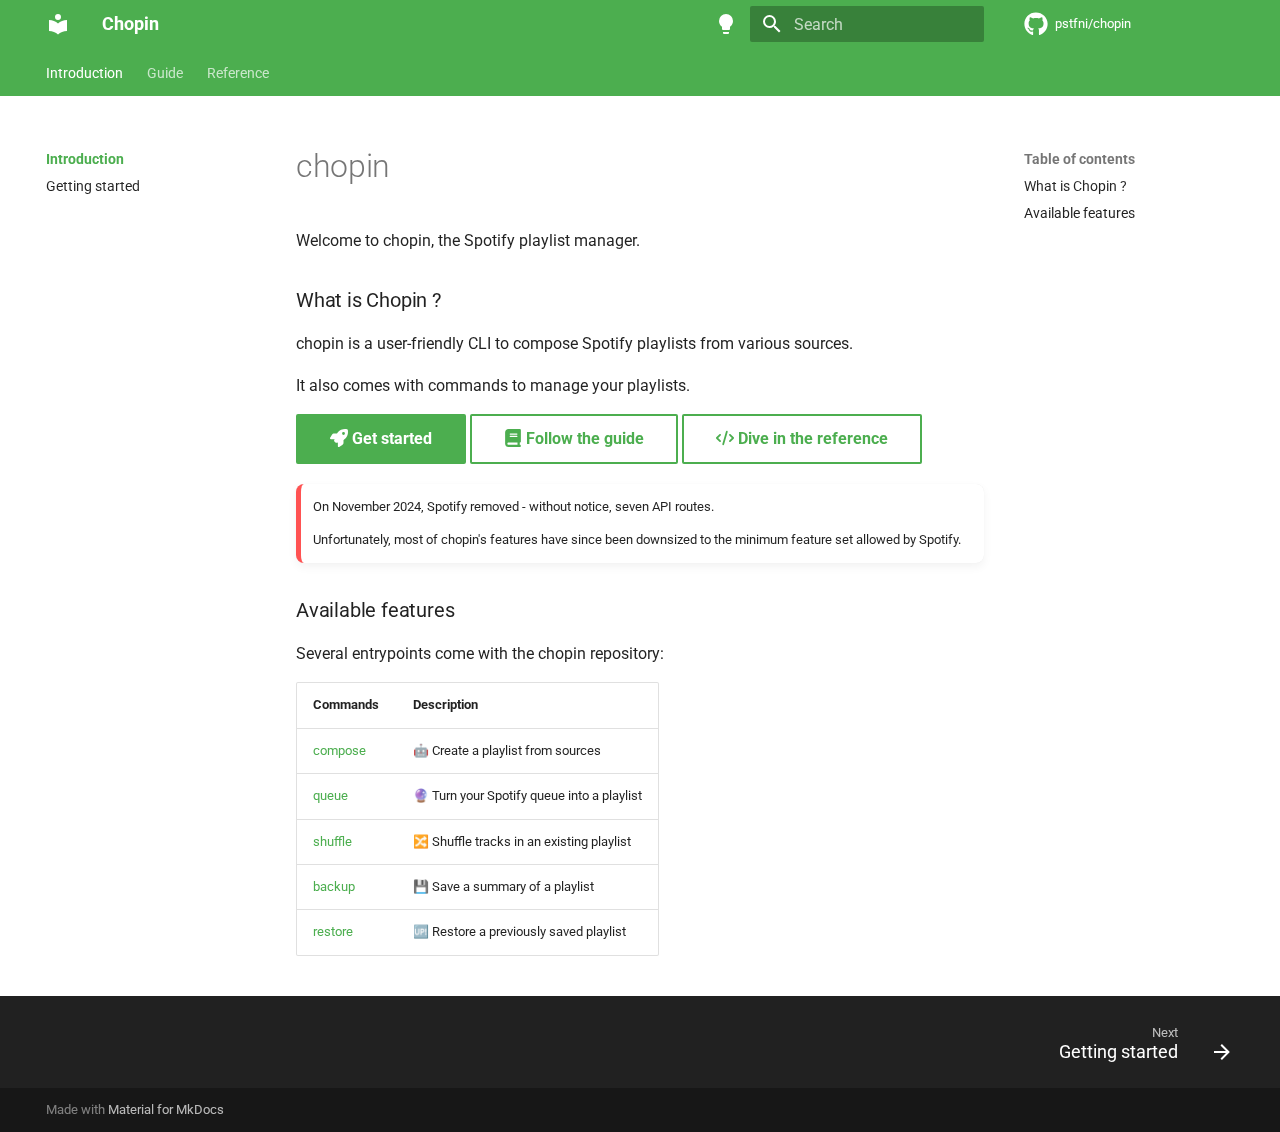
<file: index.html>
<!doctype html>
<html lang="en" class="no-js">
  <head>
    
      <meta charset="utf-8">
      <meta name="viewport" content="width=device-width,initial-scale=1">
      
      
      
      
      
        <link rel="next" href="getting_started/">
      
      
      <link rel="icon" href="assets/images/favicon.png">
      <meta name="generator" content="mkdocs-1.6.1, mkdocs-material-9.6.4">
    
    
      
        <title>chopin - Chopin</title>
      
    
    
      <link rel="stylesheet" href="assets/stylesheets/main.8608ea7d.min.css">
      
        
        <link rel="stylesheet" href="assets/stylesheets/palette.06af60db.min.css">
      
      
  
  
    
    
  
  
  <style>:root{--md-admonition-icon--tip:url('data:image/svg+xml;charset=utf-8,<svg xmlns="http://www.w3.org/2000/svg" viewBox="0 0 24 24"><path d="M17 9v3h-3v2h3v3h2v-3h3v-2h-3V9zM9 3v10.55c-.59-.34-1.27-.55-2-.55-2.21 0-4 1.79-4 4s1.79 4 4 4 4-1.79 4-4V7h4V3z"/></svg>');}</style>



    
    
      
    
    
      
        
        
        <link rel="preconnect" href="https://fonts.gstatic.com" crossorigin>
        <link rel="stylesheet" href="https://fonts.googleapis.com/css?family=Roboto:300,300i,400,400i,700,700i%7CRoboto+Mono:400,400i,700,700i&display=fallback">
        <style>:root{--md-text-font:"Roboto";--md-code-font:"Roboto Mono"}</style>
      
    
    
      <link rel="stylesheet" href="assets/_mkdocstrings.css">
    
      <link rel="stylesheet" href="assets/stylesheets/custom.css">
    
      <link rel="stylesheet" href="assets/stylesheets/termynal.css">
    
    <script>__md_scope=new URL(".",location),__md_hash=e=>[...e].reduce(((e,_)=>(e<<5)-e+_.charCodeAt(0)),0),__md_get=(e,_=localStorage,t=__md_scope)=>JSON.parse(_.getItem(t.pathname+"."+e)),__md_set=(e,_,t=localStorage,a=__md_scope)=>{try{t.setItem(a.pathname+"."+e,JSON.stringify(_))}catch(e){}}</script>
    
      

    
    
    
  </head>
  
  
    
    
      
    
    
    
    
    <body dir="ltr" data-md-color-scheme="default" data-md-color-primary="green" data-md-color-accent="green">
  
    
    <input class="md-toggle" data-md-toggle="drawer" type="checkbox" id="__drawer" autocomplete="off">
    <input class="md-toggle" data-md-toggle="search" type="checkbox" id="__search" autocomplete="off">
    <label class="md-overlay" for="__drawer"></label>
    <div data-md-component="skip">
      
        
        <a href="#chopin" class="md-skip">
          Skip to content
        </a>
      
    </div>
    <div data-md-component="announce">
      
    </div>
    
    
      

<header class="md-header" data-md-component="header">
  <nav class="md-header__inner md-grid" aria-label="Header">
    <a href="." title="Chopin" class="md-header__button md-logo" aria-label="Chopin" data-md-component="logo">
      
  
  <svg xmlns="http://www.w3.org/2000/svg" viewBox="0 0 24 24"><path d="M12 8a3 3 0 0 0 3-3 3 3 0 0 0-3-3 3 3 0 0 0-3 3 3 3 0 0 0 3 3m0 3.54C9.64 9.35 6.5 8 3 8v11c3.5 0 6.64 1.35 9 3.54 2.36-2.19 5.5-3.54 9-3.54V8c-3.5 0-6.64 1.35-9 3.54"/></svg>

    </a>
    <label class="md-header__button md-icon" for="__drawer">
      
      <svg xmlns="http://www.w3.org/2000/svg" viewBox="0 0 24 24"><path d="M3 6h18v2H3zm0 5h18v2H3zm0 5h18v2H3z"/></svg>
    </label>
    <div class="md-header__title" data-md-component="header-title">
      <div class="md-header__ellipsis">
        <div class="md-header__topic">
          <span class="md-ellipsis">
            Chopin
          </span>
        </div>
        <div class="md-header__topic" data-md-component="header-topic">
          <span class="md-ellipsis">
            
              chopin
            
          </span>
        </div>
      </div>
    </div>
    
      
        <form class="md-header__option" data-md-component="palette">
  
    
    
    
    <input class="md-option" data-md-color-media="" data-md-color-scheme="default" data-md-color-primary="green" data-md-color-accent="green"  aria-label="Switch to dark mode"  type="radio" name="__palette" id="__palette_0">
    
      <label class="md-header__button md-icon" title="Switch to dark mode" for="__palette_1" hidden>
        <svg xmlns="http://www.w3.org/2000/svg" viewBox="0 0 24 24"><path d="M12 2a7 7 0 0 0-7 7c0 2.38 1.19 4.47 3 5.74V17a1 1 0 0 0 1 1h6a1 1 0 0 0 1-1v-2.26c1.81-1.27 3-3.36 3-5.74a7 7 0 0 0-7-7M9 21a1 1 0 0 0 1 1h4a1 1 0 0 0 1-1v-1H9z"/></svg>
      </label>
    
  
    
    
    
    <input class="md-option" data-md-color-media="" data-md-color-scheme="slate" data-md-color-primary="green" data-md-color-accent="green"  aria-label="Switch to light mode"  type="radio" name="__palette" id="__palette_1">
    
      <label class="md-header__button md-icon" title="Switch to light mode" for="__palette_0" hidden>
        <svg xmlns="http://www.w3.org/2000/svg" viewBox="0 0 24 24"><path d="M12 2a7 7 0 0 1 7 7c0 2.38-1.19 4.47-3 5.74V17a1 1 0 0 1-1 1H9a1 1 0 0 1-1-1v-2.26C6.19 13.47 5 11.38 5 9a7 7 0 0 1 7-7M9 21v-1h6v1a1 1 0 0 1-1 1h-4a1 1 0 0 1-1-1m3-17a5 5 0 0 0-5 5c0 2.05 1.23 3.81 3 4.58V16h4v-2.42c1.77-.77 3-2.53 3-4.58a5 5 0 0 0-5-5"/></svg>
      </label>
    
  
</form>
      
    
    
      <script>var palette=__md_get("__palette");if(palette&&palette.color){if("(prefers-color-scheme)"===palette.color.media){var media=matchMedia("(prefers-color-scheme: light)"),input=document.querySelector(media.matches?"[data-md-color-media='(prefers-color-scheme: light)']":"[data-md-color-media='(prefers-color-scheme: dark)']");palette.color.media=input.getAttribute("data-md-color-media"),palette.color.scheme=input.getAttribute("data-md-color-scheme"),palette.color.primary=input.getAttribute("data-md-color-primary"),palette.color.accent=input.getAttribute("data-md-color-accent")}for(var[key,value]of Object.entries(palette.color))document.body.setAttribute("data-md-color-"+key,value)}</script>
    
    
    
      <label class="md-header__button md-icon" for="__search">
        
        <svg xmlns="http://www.w3.org/2000/svg" viewBox="0 0 24 24"><path d="M9.5 3A6.5 6.5 0 0 1 16 9.5c0 1.61-.59 3.09-1.56 4.23l.27.27h.79l5 5-1.5 1.5-5-5v-.79l-.27-.27A6.52 6.52 0 0 1 9.5 16 6.5 6.5 0 0 1 3 9.5 6.5 6.5 0 0 1 9.5 3m0 2C7 5 5 7 5 9.5S7 14 9.5 14 14 12 14 9.5 12 5 9.5 5"/></svg>
      </label>
      <div class="md-search" data-md-component="search" role="dialog">
  <label class="md-search__overlay" for="__search"></label>
  <div class="md-search__inner" role="search">
    <form class="md-search__form" name="search">
      <input type="text" class="md-search__input" name="query" aria-label="Search" placeholder="Search" autocapitalize="off" autocorrect="off" autocomplete="off" spellcheck="false" data-md-component="search-query" required>
      <label class="md-search__icon md-icon" for="__search">
        
        <svg xmlns="http://www.w3.org/2000/svg" viewBox="0 0 24 24"><path d="M9.5 3A6.5 6.5 0 0 1 16 9.5c0 1.61-.59 3.09-1.56 4.23l.27.27h.79l5 5-1.5 1.5-5-5v-.79l-.27-.27A6.52 6.52 0 0 1 9.5 16 6.5 6.5 0 0 1 3 9.5 6.5 6.5 0 0 1 9.5 3m0 2C7 5 5 7 5 9.5S7 14 9.5 14 14 12 14 9.5 12 5 9.5 5"/></svg>
        
        <svg xmlns="http://www.w3.org/2000/svg" viewBox="0 0 24 24"><path d="M20 11v2H8l5.5 5.5-1.42 1.42L4.16 12l7.92-7.92L13.5 5.5 8 11z"/></svg>
      </label>
      <nav class="md-search__options" aria-label="Search">
        
        <button type="reset" class="md-search__icon md-icon" title="Clear" aria-label="Clear" tabindex="-1">
          
          <svg xmlns="http://www.w3.org/2000/svg" viewBox="0 0 24 24"><path d="M19 6.41 17.59 5 12 10.59 6.41 5 5 6.41 10.59 12 5 17.59 6.41 19 12 13.41 17.59 19 19 17.59 13.41 12z"/></svg>
        </button>
      </nav>
      
    </form>
    <div class="md-search__output">
      <div class="md-search__scrollwrap" tabindex="0" data-md-scrollfix>
        <div class="md-search-result" data-md-component="search-result">
          <div class="md-search-result__meta">
            Initializing search
          </div>
          <ol class="md-search-result__list" role="presentation"></ol>
        </div>
      </div>
    </div>
  </div>
</div>
    
    
      <div class="md-header__source">
        <a href="https://github.com/pstfni/chopin" title="Go to repository" class="md-source" data-md-component="source">
  <div class="md-source__icon md-icon">
    
    <svg xmlns="http://www.w3.org/2000/svg" viewBox="0 0 496 512"><!--! Font Awesome Free 6.7.2 by @fontawesome - https://fontawesome.com License - https://fontawesome.com/license/free (Icons: CC BY 4.0, Fonts: SIL OFL 1.1, Code: MIT License) Copyright 2024 Fonticons, Inc.--><path d="M165.9 397.4c0 2-2.3 3.6-5.2 3.6-3.3.3-5.6-1.3-5.6-3.6 0-2 2.3-3.6 5.2-3.6 3-.3 5.6 1.3 5.6 3.6m-31.1-4.5c-.7 2 1.3 4.3 4.3 4.9 2.6 1 5.6 0 6.2-2s-1.3-4.3-4.3-5.2c-2.6-.7-5.5.3-6.2 2.3m44.2-1.7c-2.9.7-4.9 2.6-4.6 4.9.3 2 2.9 3.3 5.9 2.6 2.9-.7 4.9-2.6 4.6-4.6-.3-1.9-3-3.2-5.9-2.9M244.8 8C106.1 8 0 113.3 0 252c0 110.9 69.8 205.8 169.5 239.2 12.8 2.3 17.3-5.6 17.3-12.1 0-6.2-.3-40.4-.3-61.4 0 0-70 15-84.7-29.8 0 0-11.4-29.1-27.8-36.6 0 0-22.9-15.7 1.6-15.4 0 0 24.9 2 38.6 25.8 21.9 38.6 58.6 27.5 72.9 20.9 2.3-16 8.8-27.1 16-33.7-55.9-6.2-112.3-14.3-112.3-110.5 0-27.5 7.6-41.3 23.6-58.9-2.6-6.5-11.1-33.3 2.6-67.9 20.9-6.5 69 27 69 27 20-5.6 41.5-8.5 62.8-8.5s42.8 2.9 62.8 8.5c0 0 48.1-33.6 69-27 13.7 34.7 5.2 61.4 2.6 67.9 16 17.7 25.8 31.5 25.8 58.9 0 96.5-58.9 104.2-114.8 110.5 9.2 7.9 17 22.9 17 46.4 0 33.7-.3 75.4-.3 83.6 0 6.5 4.6 14.4 17.3 12.1C428.2 457.8 496 362.9 496 252 496 113.3 383.5 8 244.8 8M97.2 352.9c-1.3 1-1 3.3.7 5.2 1.6 1.6 3.9 2.3 5.2 1 1.3-1 1-3.3-.7-5.2-1.6-1.6-3.9-2.3-5.2-1m-10.8-8.1c-.7 1.3.3 2.9 2.3 3.9 1.6 1 3.6.7 4.3-.7.7-1.3-.3-2.9-2.3-3.9-2-.6-3.6-.3-4.3.7m32.4 35.6c-1.6 1.3-1 4.3 1.3 6.2 2.3 2.3 5.2 2.6 6.5 1 1.3-1.3.7-4.3-1.3-6.2-2.2-2.3-5.2-2.6-6.5-1m-11.4-14.7c-1.6 1-1.6 3.6 0 5.9s4.3 3.3 5.6 2.3c1.6-1.3 1.6-3.9 0-6.2-1.4-2.3-4-3.3-5.6-2"/></svg>
  </div>
  <div class="md-source__repository">
    pstfni/chopin
  </div>
</a>
      </div>
    
  </nav>
  
</header>
    
    <div class="md-container" data-md-component="container">
      
      
        
          
            
<nav class="md-tabs" aria-label="Tabs" data-md-component="tabs">
  <div class="md-grid">
    <ul class="md-tabs__list">
      
        
  
  
    
  
  
    
    
      <li class="md-tabs__item md-tabs__item--active">
        <a href="." class="md-tabs__link">
          
  
    
  
  Introduction

        </a>
      </li>
    
  

      
        
  
  
  
    
    
      
  
  
  
    
    
      <li class="md-tabs__item">
        <a href="guide/compose/" class="md-tabs__link">
          
  
    
  
  Guide

        </a>
      </li>
    
  

    
  

      
        
  
  
  
    
    
      <li class="md-tabs__item">
        <a href="reference/" class="md-tabs__link">
          
  
    
  
  Reference

        </a>
      </li>
    
  

      
    </ul>
  </div>
</nav>
          
        
      
      <main class="md-main" data-md-component="main">
        <div class="md-main__inner md-grid">
          
            
              
              <div class="md-sidebar md-sidebar--primary" data-md-component="sidebar" data-md-type="navigation" >
                <div class="md-sidebar__scrollwrap">
                  <div class="md-sidebar__inner">
                    


  


<nav class="md-nav md-nav--primary md-nav--lifted" aria-label="Navigation" data-md-level="0">
  <label class="md-nav__title" for="__drawer">
    <a href="." title="Chopin" class="md-nav__button md-logo" aria-label="Chopin" data-md-component="logo">
      
  
  <svg xmlns="http://www.w3.org/2000/svg" viewBox="0 0 24 24"><path d="M12 8a3 3 0 0 0 3-3 3 3 0 0 0-3-3 3 3 0 0 0-3 3 3 3 0 0 0 3 3m0 3.54C9.64 9.35 6.5 8 3 8v11c3.5 0 6.64 1.35 9 3.54 2.36-2.19 5.5-3.54 9-3.54V8c-3.5 0-6.64 1.35-9 3.54"/></svg>

    </a>
    Chopin
  </label>
  
    <div class="md-nav__source">
      <a href="https://github.com/pstfni/chopin" title="Go to repository" class="md-source" data-md-component="source">
  <div class="md-source__icon md-icon">
    
    <svg xmlns="http://www.w3.org/2000/svg" viewBox="0 0 496 512"><!--! Font Awesome Free 6.7.2 by @fontawesome - https://fontawesome.com License - https://fontawesome.com/license/free (Icons: CC BY 4.0, Fonts: SIL OFL 1.1, Code: MIT License) Copyright 2024 Fonticons, Inc.--><path d="M165.9 397.4c0 2-2.3 3.6-5.2 3.6-3.3.3-5.6-1.3-5.6-3.6 0-2 2.3-3.6 5.2-3.6 3-.3 5.6 1.3 5.6 3.6m-31.1-4.5c-.7 2 1.3 4.3 4.3 4.9 2.6 1 5.6 0 6.2-2s-1.3-4.3-4.3-5.2c-2.6-.7-5.5.3-6.2 2.3m44.2-1.7c-2.9.7-4.9 2.6-4.6 4.9.3 2 2.9 3.3 5.9 2.6 2.9-.7 4.9-2.6 4.6-4.6-.3-1.9-3-3.2-5.9-2.9M244.8 8C106.1 8 0 113.3 0 252c0 110.9 69.8 205.8 169.5 239.2 12.8 2.3 17.3-5.6 17.3-12.1 0-6.2-.3-40.4-.3-61.4 0 0-70 15-84.7-29.8 0 0-11.4-29.1-27.8-36.6 0 0-22.9-15.7 1.6-15.4 0 0 24.9 2 38.6 25.8 21.9 38.6 58.6 27.5 72.9 20.9 2.3-16 8.8-27.1 16-33.7-55.9-6.2-112.3-14.3-112.3-110.5 0-27.5 7.6-41.3 23.6-58.9-2.6-6.5-11.1-33.3 2.6-67.9 20.9-6.5 69 27 69 27 20-5.6 41.5-8.5 62.8-8.5s42.8 2.9 62.8 8.5c0 0 48.1-33.6 69-27 13.7 34.7 5.2 61.4 2.6 67.9 16 17.7 25.8 31.5 25.8 58.9 0 96.5-58.9 104.2-114.8 110.5 9.2 7.9 17 22.9 17 46.4 0 33.7-.3 75.4-.3 83.6 0 6.5 4.6 14.4 17.3 12.1C428.2 457.8 496 362.9 496 252 496 113.3 383.5 8 244.8 8M97.2 352.9c-1.3 1-1 3.3.7 5.2 1.6 1.6 3.9 2.3 5.2 1 1.3-1 1-3.3-.7-5.2-1.6-1.6-3.9-2.3-5.2-1m-10.8-8.1c-.7 1.3.3 2.9 2.3 3.9 1.6 1 3.6.7 4.3-.7.7-1.3-.3-2.9-2.3-3.9-2-.6-3.6-.3-4.3.7m32.4 35.6c-1.6 1.3-1 4.3 1.3 6.2 2.3 2.3 5.2 2.6 6.5 1 1.3-1.3.7-4.3-1.3-6.2-2.2-2.3-5.2-2.6-6.5-1m-11.4-14.7c-1.6 1-1.6 3.6 0 5.9s4.3 3.3 5.6 2.3c1.6-1.3 1.6-3.9 0-6.2-1.4-2.3-4-3.3-5.6-2"/></svg>
  </div>
  <div class="md-source__repository">
    pstfni/chopin
  </div>
</a>
    </div>
  
  <ul class="md-nav__list" data-md-scrollfix>
    
      
      
  
  
    
  
  
  
    
    
      
        
          
        
      
        
      
    
    
      
        
        
      
      
    
    
    <li class="md-nav__item md-nav__item--active md-nav__item--section md-nav__item--nested">
      
        
        
        <input class="md-nav__toggle md-toggle " type="checkbox" id="__nav_1" checked>
        
          
          
          <div class="md-nav__link md-nav__container">
            <a href="." class="md-nav__link md-nav__link--active">
              
  
  <span class="md-ellipsis">
    Introduction
    
  </span>
  

            </a>
            
              
              <label class="md-nav__link md-nav__link--active" for="__nav_1" id="__nav_1_label" tabindex="">
                <span class="md-nav__icon md-icon"></span>
              </label>
            
          </div>
        
        <nav class="md-nav" data-md-level="1" aria-labelledby="__nav_1_label" aria-expanded="true">
          <label class="md-nav__title" for="__nav_1">
            <span class="md-nav__icon md-icon"></span>
            Introduction
          </label>
          <ul class="md-nav__list" data-md-scrollfix>
            
              
            
              
                
  
  
  
  
    <li class="md-nav__item">
      <a href="getting_started/" class="md-nav__link">
        
  
  <span class="md-ellipsis">
    Getting started
    
  </span>
  

      </a>
    </li>
  

              
            
          </ul>
        </nav>
      
    </li>
  

    
      
      
  
  
  
  
    
    
      
        
      
        
      
        
      
        
      
    
    
      
      
    
    
    <li class="md-nav__item md-nav__item--nested">
      
        
        
        <input class="md-nav__toggle md-toggle " type="checkbox" id="__nav_2" >
        
          
          <label class="md-nav__link" for="__nav_2" id="__nav_2_label" tabindex="0">
            
  
  <span class="md-ellipsis">
    Guide
    
  </span>
  

            <span class="md-nav__icon md-icon"></span>
          </label>
        
        <nav class="md-nav" data-md-level="1" aria-labelledby="__nav_2_label" aria-expanded="false">
          <label class="md-nav__title" for="__nav_2">
            <span class="md-nav__icon md-icon"></span>
            Guide
          </label>
          <ul class="md-nav__list" data-md-scrollfix>
            
              
                
  
  
  
  
    
    
      
        
      
        
      
    
    
      
      
    
    
    <li class="md-nav__item md-nav__item--nested">
      
        
        
        <input class="md-nav__toggle md-toggle " type="checkbox" id="__nav_2_1" >
        
          
          <label class="md-nav__link" for="__nav_2_1" id="__nav_2_1_label" tabindex="0">
            
  
  <span class="md-ellipsis">
    🤖 Compose a playlist
    
  </span>
  

            <span class="md-nav__icon md-icon"></span>
          </label>
        
        <nav class="md-nav" data-md-level="2" aria-labelledby="__nav_2_1_label" aria-expanded="false">
          <label class="md-nav__title" for="__nav_2_1">
            <span class="md-nav__icon md-icon"></span>
            🤖 Compose a playlist
          </label>
          <ul class="md-nav__list" data-md-scrollfix>
            
              
                
  
  
  
  
    <li class="md-nav__item">
      <a href="guide/compose/" class="md-nav__link">
        
  
  <span class="md-ellipsis">
    Compose
    
  </span>
  

      </a>
    </li>
  

              
            
              
                
  
  
  
  
    <li class="md-nav__item">
      <a href="guide/sources/" class="md-nav__link">
        
  
  <span class="md-ellipsis">
    Available sources for playlist composition
    
  </span>
  

      </a>
    </li>
  

              
            
          </ul>
        </nav>
      
    </li>
  

              
            
              
                
  
  
  
  
    <li class="md-nav__item">
      <a href="guide/queue/" class="md-nav__link">
        
  
  <span class="md-ellipsis">
    🔮 Queue
    
  </span>
  

      </a>
    </li>
  

              
            
              
                
  
  
  
  
    <li class="md-nav__item">
      <a href="guide/shuffle/" class="md-nav__link">
        
  
  <span class="md-ellipsis">
    🔀 Shuffle
    
  </span>
  

      </a>
    </li>
  

              
            
              
                
  
  
  
  
    <li class="md-nav__item">
      <a href="guide/backup_and_restore/" class="md-nav__link">
        
  
  <span class="md-ellipsis">
    🔃 Save and restore playlists
    
  </span>
  

      </a>
    </li>
  

              
            
          </ul>
        </nav>
      
    </li>
  

    
      
      
  
  
  
  
    
    
      
        
          
        
      
        
      
        
      
        
      
        
      
        
      
    
    
      
      
    
    
    <li class="md-nav__item md-nav__item--nested">
      
        
        
        <input class="md-nav__toggle md-toggle " type="checkbox" id="__nav_3" >
        
          
          
          <div class="md-nav__link md-nav__container">
            <a href="reference/" class="md-nav__link ">
              
  
  <span class="md-ellipsis">
    Reference
    
  </span>
  

            </a>
            
              
              <label class="md-nav__link " for="__nav_3" id="__nav_3_label" tabindex="0">
                <span class="md-nav__icon md-icon"></span>
              </label>
            
          </div>
        
        <nav class="md-nav" data-md-level="1" aria-labelledby="__nav_3_label" aria-expanded="false">
          <label class="md-nav__title" for="__nav_3">
            <span class="md-nav__icon md-icon"></span>
            Reference
          </label>
          <ul class="md-nav__list" data-md-scrollfix>
            
              
            
              
                
  
  
  
  
    <li class="md-nav__item">
      <a href="reference/entrypoints/" class="md-nav__link">
        
  
  <span class="md-ellipsis">
    Commands
    
  </span>
  

      </a>
    </li>
  

              
            
              
                
  
  
  
  
    <li class="md-nav__item">
      <a href="reference/managers/" class="md-nav__link">
        
  
  <span class="md-ellipsis">
    Managers
    
  </span>
  

      </a>
    </li>
  

              
            
              
                
  
  
  
  
    <li class="md-nav__item">
      <a href="reference/client/" class="md-nav__link">
        
  
  <span class="md-ellipsis">
    Spotify API related operations
    
  </span>
  

      </a>
    </li>
  

              
            
              
                
  
  
  
  
    <li class="md-nav__item">
      <a href="reference/schemas/" class="md-nav__link">
        
  
  <span class="md-ellipsis">
    Schemas
    
  </span>
  

      </a>
    </li>
  

              
            
              
                
  
  
  
  
    <li class="md-nav__item">
      <a href="reference/tools/" class="md-nav__link">
        
  
  <span class="md-ellipsis">
    Tools
    
  </span>
  

      </a>
    </li>
  

              
            
          </ul>
        </nav>
      
    </li>
  

    
  </ul>
</nav>
                  </div>
                </div>
              </div>
            
            
              
              <div class="md-sidebar md-sidebar--secondary" data-md-component="sidebar" data-md-type="toc" >
                <div class="md-sidebar__scrollwrap">
                  <div class="md-sidebar__inner">
                    

<nav class="md-nav md-nav--secondary" aria-label="Table of contents">
  
  
  
    
  
  
    <label class="md-nav__title" for="__toc">
      <span class="md-nav__icon md-icon"></span>
      Table of contents
    </label>
    <ul class="md-nav__list" data-md-component="toc" data-md-scrollfix>
      
        <li class="md-nav__item">
  <a href="#what-is-chopin" class="md-nav__link">
    <span class="md-ellipsis">
      What is Chopin ?
    </span>
  </a>
  
</li>
      
        <li class="md-nav__item">
  <a href="#available-features" class="md-nav__link">
    <span class="md-ellipsis">
      Available features
    </span>
  </a>
  
</li>
      
    </ul>
  
</nav>
                  </div>
                </div>
              </div>
            
          
          
            <div class="md-content" data-md-component="content">
              <article class="md-content__inner md-typeset">
                
                  


  
  


<h1 id="chopin">chopin</h1>
<p>Welcome to chopin, the Spotify playlist manager.</p>
<h3 id="what-is-chopin">What is Chopin ?</h3>
<p>chopin is a user-friendly CLI to compose Spotify playlists from various sources.</p>
<p>It also comes with commands to manage your playlists.</p>
<p><a class="md-button md-button--primary" href="getting_started/"><span class="twemoji"><svg xmlns="http://www.w3.org/2000/svg" viewBox="0 0 512 512"><!--! Font Awesome Free 6.7.2 by @fontawesome - https://fontawesome.com License - https://fontawesome.com/license/free (Icons: CC BY 4.0, Fonts: SIL OFL 1.1, Code: MIT License) Copyright 2024 Fonticons, Inc.--><path d="M156.6 384.9 125.7 354c-8.5-8.5-11.5-20.8-7.7-32.2 3-8.9 7-20.5 11.8-33.8H24c-8.6 0-16.6-4.6-20.9-12.1s-4.2-16.7.2-24.1l52.5-88.5c13-21.9 36.5-35.3 61.9-35.3H200c2.4-4 4.8-7.7 7.2-11.3C289.1-4.1 411.1-8.1 483.9 5.3c11.6 2.1 20.6 11.2 22.8 22.8 13.4 72.9 9.3 194.8-111.4 276.7-3.5 2.4-7.3 4.8-11.3 7.2v82.3c0 25.4-13.4 49-35.3 61.9l-88.5 52.5c-7.4 4.4-16.6 4.5-24.1.2S224 496.7 224 488V380.8c-14.1 4.9-26.4 8.9-35.7 11.9-11.2 3.6-23.4.5-31.8-7.8zM384 168a40 40 0 1 0 0-80 40 40 0 1 0 0 80"/></svg></span> Get started</a>    <a class="md-button md-button" href="guide/compose/"><span class="twemoji"><svg xmlns="http://www.w3.org/2000/svg" viewBox="0 0 448 512"><!--! Font Awesome Free 6.7.2 by @fontawesome - https://fontawesome.com License - https://fontawesome.com/license/free (Icons: CC BY 4.0, Fonts: SIL OFL 1.1, Code: MIT License) Copyright 2024 Fonticons, Inc.--><path d="M96 0C43 0 0 43 0 96v320c0 53 43 96 96 96h320c17.7 0 32-14.3 32-32s-14.3-32-32-32v-64c17.7 0 32-14.3 32-32V32c0-17.7-14.3-32-32-32H96m0 384h256v64H96c-17.7 0-32-14.3-32-32s14.3-32 32-32m32-240c0-8.8 7.2-16 16-16h192c8.8 0 16 7.2 16 16s-7.2 16-16 16H144c-8.8 0-16-7.2-16-16m16 48h192c8.8 0 16 7.2 16 16s-7.2 16-16 16H144c-8.8 0-16-7.2-16-16s7.2-16 16-16"/></svg></span> Follow the guide</a>   <a class="md-button md-button" href="reference/"><span class="twemoji"><svg xmlns="http://www.w3.org/2000/svg" viewBox="0 0 640 512"><!--! Font Awesome Free 6.7.2 by @fontawesome - https://fontawesome.com License - https://fontawesome.com/license/free (Icons: CC BY 4.0, Fonts: SIL OFL 1.1, Code: MIT License) Copyright 2024 Fonticons, Inc.--><path d="M392.8 1.2c-17-4.9-34.7 5-39.6 22l-128 448c-4.9 17 5 34.7 22 39.6s34.7-5 39.6-22l128-448c4.9-17-5-34.7-22-39.6m80.6 120.1c-12.5 12.5-12.5 32.8 0 45.3l89.3 89.4-89.4 89.4c-12.5 12.5-12.5 32.8 0 45.3s32.8 12.5 45.3 0l112-112c12.5-12.5 12.5-32.8 0-45.3l-112-112c-12.5-12.5-32.8-12.5-45.3 0zm-306.7 0c-12.5-12.5-32.8-12.5-45.3 0l-112 112c-12.5 12.5-12.5 32.8 0 45.3l112 112c12.5 12.5 32.8 12.5 45.3 0s12.5-32.8 0-45.3L77.3 256l89.4-89.4c12.5-12.5 12.5-32.8 0-45.3"/></svg></span> Dive in the reference</a></p>
<div class="admonition failure">
<p>On November 2024, Spotify removed - without notice, seven API routes. </p>
<p>Unfortunately, most of chopin's features have since been downsized to the minimum feature set allowed by Spotify. </p>
</div>
<h3 id="available-features">Available features</h3>
<p>Several entrypoints come with the chopin repository: </p>
<table>
<thead>
<tr>
<th style="text-align: left;">Commands</th>
<th style="text-align: left;">Description</th>
</tr>
</thead>
<tbody>
<tr>
<td style="text-align: left;"><a href="guide/compose/">compose</a></td>
<td style="text-align: left;">🤖 Create a playlist from sources</td>
</tr>
<tr>
<td style="text-align: left;"><a href="guide/queue/">queue</a></td>
<td style="text-align: left;">🔮 Turn your Spotify queue into a playlist</td>
</tr>
<tr>
<td style="text-align: left;"><a href="guide/shuffle/">shuffle</a></td>
<td style="text-align: left;">🔀 Shuffle tracks in an existing playlist</td>
</tr>
<tr>
<td style="text-align: left;"><a href="guide/backup_and_restore/#backup">backup</a></td>
<td style="text-align: left;">💾 Save a summary of a playlist</td>
</tr>
<tr>
<td style="text-align: left;"><a href="guide/backup_and_restore/#restore">restore</a></td>
<td style="text-align: left;">🆙 Restore a previously saved playlist</td>
</tr>
</tbody>
</table>












                
              </article>
            </div>
          
          
<script>var target=document.getElementById(location.hash.slice(1));target&&target.name&&(target.checked=target.name.startsWith("__tabbed_"))</script>
        </div>
        
          <button type="button" class="md-top md-icon" data-md-component="top" hidden>
  
  <svg xmlns="http://www.w3.org/2000/svg" viewBox="0 0 24 24"><path d="M13 20h-2V8l-5.5 5.5-1.42-1.42L12 4.16l7.92 7.92-1.42 1.42L13 8z"/></svg>
  Back to top
</button>
        
      </main>
      
        <footer class="md-footer">
  
    
      
      <nav class="md-footer__inner md-grid" aria-label="Footer" >
        
        
          
          <a href="getting_started/" class="md-footer__link md-footer__link--next" aria-label="Next: Getting started">
            <div class="md-footer__title">
              <span class="md-footer__direction">
                Next
              </span>
              <div class="md-ellipsis">
                Getting started
              </div>
            </div>
            <div class="md-footer__button md-icon">
              
              <svg xmlns="http://www.w3.org/2000/svg" viewBox="0 0 24 24"><path d="M4 11v2h12l-5.5 5.5 1.42 1.42L19.84 12l-7.92-7.92L10.5 5.5 16 11z"/></svg>
            </div>
          </a>
        
      </nav>
    
  
  <div class="md-footer-meta md-typeset">
    <div class="md-footer-meta__inner md-grid">
      <div class="md-copyright">
  
  
    Made with
    <a href="https://squidfunk.github.io/mkdocs-material/" target="_blank" rel="noopener">
      Material for MkDocs
    </a>
  
</div>
      
    </div>
  </div>
</footer>
      
    </div>
    <div class="md-dialog" data-md-component="dialog">
      <div class="md-dialog__inner md-typeset"></div>
    </div>
    
    
    <script id="__config" type="application/json">{"base": ".", "features": ["navigation.indexes", "navigation.tabs", "navigation.instant", "navigation.tracking", "navigation.top", "navigation.footer"], "search": "assets/javascripts/workers/search.f8cc74c7.min.js", "translations": {"clipboard.copied": "Copied to clipboard", "clipboard.copy": "Copy to clipboard", "search.result.more.one": "1 more on this page", "search.result.more.other": "# more on this page", "search.result.none": "No matching documents", "search.result.one": "1 matching document", "search.result.other": "# matching documents", "search.result.placeholder": "Type to start searching", "search.result.term.missing": "Missing", "select.version": "Select version"}}</script>
    
    
      <script src="assets/javascripts/bundle.f1b6f286.min.js"></script>
      
        <script src="assets/js/termynal.js"></script>
      
        <script src="assets/js/custom.js"></script>
      
    
  </body>
</html>
</file>
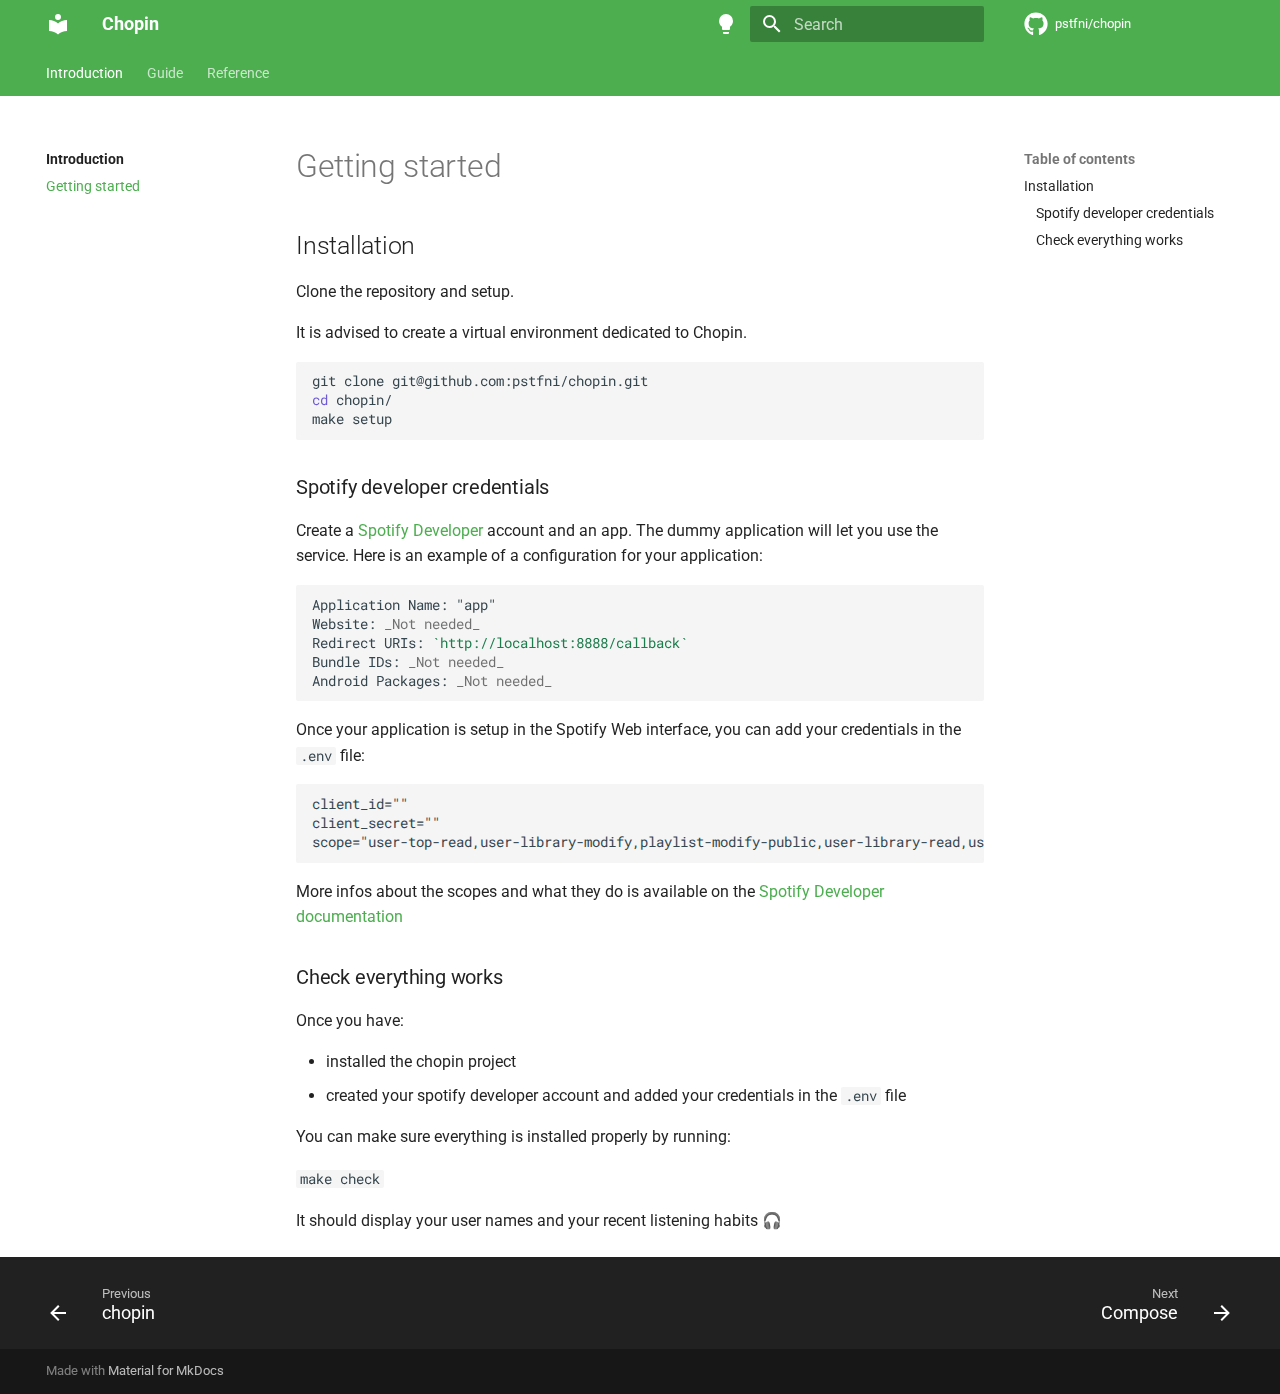
<file: getting_started/index.html>
<!doctype html>
<html lang="en" class="no-js">
  <head>
    
      <meta charset="utf-8">
      <meta name="viewport" content="width=device-width,initial-scale=1">
      
      
      
      
        <link rel="prev" href="..">
      
      
        <link rel="next" href="../guide/compose/">
      
      
      <link rel="icon" href="../assets/images/favicon.png">
      <meta name="generator" content="mkdocs-1.6.1, mkdocs-material-9.6.4">
    
    
      
        <title>Getting started - Chopin</title>
      
    
    
      <link rel="stylesheet" href="../assets/stylesheets/main.8608ea7d.min.css">
      
        
        <link rel="stylesheet" href="../assets/stylesheets/palette.06af60db.min.css">
      
      
  
  
    
    
  
  
  <style>:root{--md-admonition-icon--tip:url('data:image/svg+xml;charset=utf-8,<svg xmlns="http://www.w3.org/2000/svg" viewBox="0 0 24 24"><path d="M17 9v3h-3v2h3v3h2v-3h3v-2h-3V9zM9 3v10.55c-.59-.34-1.27-.55-2-.55-2.21 0-4 1.79-4 4s1.79 4 4 4 4-1.79 4-4V7h4V3z"/></svg>');}</style>



    
    
      
    
    
      
        
        
        <link rel="preconnect" href="https://fonts.gstatic.com" crossorigin>
        <link rel="stylesheet" href="https://fonts.googleapis.com/css?family=Roboto:300,300i,400,400i,700,700i%7CRoboto+Mono:400,400i,700,700i&display=fallback">
        <style>:root{--md-text-font:"Roboto";--md-code-font:"Roboto Mono"}</style>
      
    
    
      <link rel="stylesheet" href="../assets/_mkdocstrings.css">
    
      <link rel="stylesheet" href="../assets/stylesheets/custom.css">
    
      <link rel="stylesheet" href="../assets/stylesheets/termynal.css">
    
    <script>__md_scope=new URL("..",location),__md_hash=e=>[...e].reduce(((e,_)=>(e<<5)-e+_.charCodeAt(0)),0),__md_get=(e,_=localStorage,t=__md_scope)=>JSON.parse(_.getItem(t.pathname+"."+e)),__md_set=(e,_,t=localStorage,a=__md_scope)=>{try{t.setItem(a.pathname+"."+e,JSON.stringify(_))}catch(e){}}</script>
    
      

    
    
    
  </head>
  
  
    
    
      
    
    
    
    
    <body dir="ltr" data-md-color-scheme="default" data-md-color-primary="green" data-md-color-accent="green">
  
    
    <input class="md-toggle" data-md-toggle="drawer" type="checkbox" id="__drawer" autocomplete="off">
    <input class="md-toggle" data-md-toggle="search" type="checkbox" id="__search" autocomplete="off">
    <label class="md-overlay" for="__drawer"></label>
    <div data-md-component="skip">
      
        
        <a href="#getting-started" class="md-skip">
          Skip to content
        </a>
      
    </div>
    <div data-md-component="announce">
      
    </div>
    
    
      

<header class="md-header" data-md-component="header">
  <nav class="md-header__inner md-grid" aria-label="Header">
    <a href=".." title="Chopin" class="md-header__button md-logo" aria-label="Chopin" data-md-component="logo">
      
  
  <svg xmlns="http://www.w3.org/2000/svg" viewBox="0 0 24 24"><path d="M12 8a3 3 0 0 0 3-3 3 3 0 0 0-3-3 3 3 0 0 0-3 3 3 3 0 0 0 3 3m0 3.54C9.64 9.35 6.5 8 3 8v11c3.5 0 6.64 1.35 9 3.54 2.36-2.19 5.5-3.54 9-3.54V8c-3.5 0-6.64 1.35-9 3.54"/></svg>

    </a>
    <label class="md-header__button md-icon" for="__drawer">
      
      <svg xmlns="http://www.w3.org/2000/svg" viewBox="0 0 24 24"><path d="M3 6h18v2H3zm0 5h18v2H3zm0 5h18v2H3z"/></svg>
    </label>
    <div class="md-header__title" data-md-component="header-title">
      <div class="md-header__ellipsis">
        <div class="md-header__topic">
          <span class="md-ellipsis">
            Chopin
          </span>
        </div>
        <div class="md-header__topic" data-md-component="header-topic">
          <span class="md-ellipsis">
            
              Getting started
            
          </span>
        </div>
      </div>
    </div>
    
      
        <form class="md-header__option" data-md-component="palette">
  
    
    
    
    <input class="md-option" data-md-color-media="" data-md-color-scheme="default" data-md-color-primary="green" data-md-color-accent="green"  aria-label="Switch to dark mode"  type="radio" name="__palette" id="__palette_0">
    
      <label class="md-header__button md-icon" title="Switch to dark mode" for="__palette_1" hidden>
        <svg xmlns="http://www.w3.org/2000/svg" viewBox="0 0 24 24"><path d="M12 2a7 7 0 0 0-7 7c0 2.38 1.19 4.47 3 5.74V17a1 1 0 0 0 1 1h6a1 1 0 0 0 1-1v-2.26c1.81-1.27 3-3.36 3-5.74a7 7 0 0 0-7-7M9 21a1 1 0 0 0 1 1h4a1 1 0 0 0 1-1v-1H9z"/></svg>
      </label>
    
  
    
    
    
    <input class="md-option" data-md-color-media="" data-md-color-scheme="slate" data-md-color-primary="green" data-md-color-accent="green"  aria-label="Switch to light mode"  type="radio" name="__palette" id="__palette_1">
    
      <label class="md-header__button md-icon" title="Switch to light mode" for="__palette_0" hidden>
        <svg xmlns="http://www.w3.org/2000/svg" viewBox="0 0 24 24"><path d="M12 2a7 7 0 0 1 7 7c0 2.38-1.19 4.47-3 5.74V17a1 1 0 0 1-1 1H9a1 1 0 0 1-1-1v-2.26C6.19 13.47 5 11.38 5 9a7 7 0 0 1 7-7M9 21v-1h6v1a1 1 0 0 1-1 1h-4a1 1 0 0 1-1-1m3-17a5 5 0 0 0-5 5c0 2.05 1.23 3.81 3 4.58V16h4v-2.42c1.77-.77 3-2.53 3-4.58a5 5 0 0 0-5-5"/></svg>
      </label>
    
  
</form>
      
    
    
      <script>var palette=__md_get("__palette");if(palette&&palette.color){if("(prefers-color-scheme)"===palette.color.media){var media=matchMedia("(prefers-color-scheme: light)"),input=document.querySelector(media.matches?"[data-md-color-media='(prefers-color-scheme: light)']":"[data-md-color-media='(prefers-color-scheme: dark)']");palette.color.media=input.getAttribute("data-md-color-media"),palette.color.scheme=input.getAttribute("data-md-color-scheme"),palette.color.primary=input.getAttribute("data-md-color-primary"),palette.color.accent=input.getAttribute("data-md-color-accent")}for(var[key,value]of Object.entries(palette.color))document.body.setAttribute("data-md-color-"+key,value)}</script>
    
    
    
      <label class="md-header__button md-icon" for="__search">
        
        <svg xmlns="http://www.w3.org/2000/svg" viewBox="0 0 24 24"><path d="M9.5 3A6.5 6.5 0 0 1 16 9.5c0 1.61-.59 3.09-1.56 4.23l.27.27h.79l5 5-1.5 1.5-5-5v-.79l-.27-.27A6.52 6.52 0 0 1 9.5 16 6.5 6.5 0 0 1 3 9.5 6.5 6.5 0 0 1 9.5 3m0 2C7 5 5 7 5 9.5S7 14 9.5 14 14 12 14 9.5 12 5 9.5 5"/></svg>
      </label>
      <div class="md-search" data-md-component="search" role="dialog">
  <label class="md-search__overlay" for="__search"></label>
  <div class="md-search__inner" role="search">
    <form class="md-search__form" name="search">
      <input type="text" class="md-search__input" name="query" aria-label="Search" placeholder="Search" autocapitalize="off" autocorrect="off" autocomplete="off" spellcheck="false" data-md-component="search-query" required>
      <label class="md-search__icon md-icon" for="__search">
        
        <svg xmlns="http://www.w3.org/2000/svg" viewBox="0 0 24 24"><path d="M9.5 3A6.5 6.5 0 0 1 16 9.5c0 1.61-.59 3.09-1.56 4.23l.27.27h.79l5 5-1.5 1.5-5-5v-.79l-.27-.27A6.52 6.52 0 0 1 9.5 16 6.5 6.5 0 0 1 3 9.5 6.5 6.5 0 0 1 9.5 3m0 2C7 5 5 7 5 9.5S7 14 9.5 14 14 12 14 9.5 12 5 9.5 5"/></svg>
        
        <svg xmlns="http://www.w3.org/2000/svg" viewBox="0 0 24 24"><path d="M20 11v2H8l5.5 5.5-1.42 1.42L4.16 12l7.92-7.92L13.5 5.5 8 11z"/></svg>
      </label>
      <nav class="md-search__options" aria-label="Search">
        
        <button type="reset" class="md-search__icon md-icon" title="Clear" aria-label="Clear" tabindex="-1">
          
          <svg xmlns="http://www.w3.org/2000/svg" viewBox="0 0 24 24"><path d="M19 6.41 17.59 5 12 10.59 6.41 5 5 6.41 10.59 12 5 17.59 6.41 19 12 13.41 17.59 19 19 17.59 13.41 12z"/></svg>
        </button>
      </nav>
      
    </form>
    <div class="md-search__output">
      <div class="md-search__scrollwrap" tabindex="0" data-md-scrollfix>
        <div class="md-search-result" data-md-component="search-result">
          <div class="md-search-result__meta">
            Initializing search
          </div>
          <ol class="md-search-result__list" role="presentation"></ol>
        </div>
      </div>
    </div>
  </div>
</div>
    
    
      <div class="md-header__source">
        <a href="https://github.com/pstfni/chopin" title="Go to repository" class="md-source" data-md-component="source">
  <div class="md-source__icon md-icon">
    
    <svg xmlns="http://www.w3.org/2000/svg" viewBox="0 0 496 512"><!--! Font Awesome Free 6.7.2 by @fontawesome - https://fontawesome.com License - https://fontawesome.com/license/free (Icons: CC BY 4.0, Fonts: SIL OFL 1.1, Code: MIT License) Copyright 2024 Fonticons, Inc.--><path d="M165.9 397.4c0 2-2.3 3.6-5.2 3.6-3.3.3-5.6-1.3-5.6-3.6 0-2 2.3-3.6 5.2-3.6 3-.3 5.6 1.3 5.6 3.6m-31.1-4.5c-.7 2 1.3 4.3 4.3 4.9 2.6 1 5.6 0 6.2-2s-1.3-4.3-4.3-5.2c-2.6-.7-5.5.3-6.2 2.3m44.2-1.7c-2.9.7-4.9 2.6-4.6 4.9.3 2 2.9 3.3 5.9 2.6 2.9-.7 4.9-2.6 4.6-4.6-.3-1.9-3-3.2-5.9-2.9M244.8 8C106.1 8 0 113.3 0 252c0 110.9 69.8 205.8 169.5 239.2 12.8 2.3 17.3-5.6 17.3-12.1 0-6.2-.3-40.4-.3-61.4 0 0-70 15-84.7-29.8 0 0-11.4-29.1-27.8-36.6 0 0-22.9-15.7 1.6-15.4 0 0 24.9 2 38.6 25.8 21.9 38.6 58.6 27.5 72.9 20.9 2.3-16 8.8-27.1 16-33.7-55.9-6.2-112.3-14.3-112.3-110.5 0-27.5 7.6-41.3 23.6-58.9-2.6-6.5-11.1-33.3 2.6-67.9 20.9-6.5 69 27 69 27 20-5.6 41.5-8.5 62.8-8.5s42.8 2.9 62.8 8.5c0 0 48.1-33.6 69-27 13.7 34.7 5.2 61.4 2.6 67.9 16 17.7 25.8 31.5 25.8 58.9 0 96.5-58.9 104.2-114.8 110.5 9.2 7.9 17 22.9 17 46.4 0 33.7-.3 75.4-.3 83.6 0 6.5 4.6 14.4 17.3 12.1C428.2 457.8 496 362.9 496 252 496 113.3 383.5 8 244.8 8M97.2 352.9c-1.3 1-1 3.3.7 5.2 1.6 1.6 3.9 2.3 5.2 1 1.3-1 1-3.3-.7-5.2-1.6-1.6-3.9-2.3-5.2-1m-10.8-8.1c-.7 1.3.3 2.9 2.3 3.9 1.6 1 3.6.7 4.3-.7.7-1.3-.3-2.9-2.3-3.9-2-.6-3.6-.3-4.3.7m32.4 35.6c-1.6 1.3-1 4.3 1.3 6.2 2.3 2.3 5.2 2.6 6.5 1 1.3-1.3.7-4.3-1.3-6.2-2.2-2.3-5.2-2.6-6.5-1m-11.4-14.7c-1.6 1-1.6 3.6 0 5.9s4.3 3.3 5.6 2.3c1.6-1.3 1.6-3.9 0-6.2-1.4-2.3-4-3.3-5.6-2"/></svg>
  </div>
  <div class="md-source__repository">
    pstfni/chopin
  </div>
</a>
      </div>
    
  </nav>
  
</header>
    
    <div class="md-container" data-md-component="container">
      
      
        
          
            
<nav class="md-tabs" aria-label="Tabs" data-md-component="tabs">
  <div class="md-grid">
    <ul class="md-tabs__list">
      
        
  
  
    
  
  
    
    
      <li class="md-tabs__item md-tabs__item--active">
        <a href=".." class="md-tabs__link">
          
  
    
  
  Introduction

        </a>
      </li>
    
  

      
        
  
  
  
    
    
      
  
  
  
    
    
      <li class="md-tabs__item">
        <a href="../guide/compose/" class="md-tabs__link">
          
  
    
  
  Guide

        </a>
      </li>
    
  

    
  

      
        
  
  
  
    
    
      <li class="md-tabs__item">
        <a href="../reference/" class="md-tabs__link">
          
  
    
  
  Reference

        </a>
      </li>
    
  

      
    </ul>
  </div>
</nav>
          
        
      
      <main class="md-main" data-md-component="main">
        <div class="md-main__inner md-grid">
          
            
              
              <div class="md-sidebar md-sidebar--primary" data-md-component="sidebar" data-md-type="navigation" >
                <div class="md-sidebar__scrollwrap">
                  <div class="md-sidebar__inner">
                    


  


<nav class="md-nav md-nav--primary md-nav--lifted" aria-label="Navigation" data-md-level="0">
  <label class="md-nav__title" for="__drawer">
    <a href=".." title="Chopin" class="md-nav__button md-logo" aria-label="Chopin" data-md-component="logo">
      
  
  <svg xmlns="http://www.w3.org/2000/svg" viewBox="0 0 24 24"><path d="M12 8a3 3 0 0 0 3-3 3 3 0 0 0-3-3 3 3 0 0 0-3 3 3 3 0 0 0 3 3m0 3.54C9.64 9.35 6.5 8 3 8v11c3.5 0 6.64 1.35 9 3.54 2.36-2.19 5.5-3.54 9-3.54V8c-3.5 0-6.64 1.35-9 3.54"/></svg>

    </a>
    Chopin
  </label>
  
    <div class="md-nav__source">
      <a href="https://github.com/pstfni/chopin" title="Go to repository" class="md-source" data-md-component="source">
  <div class="md-source__icon md-icon">
    
    <svg xmlns="http://www.w3.org/2000/svg" viewBox="0 0 496 512"><!--! Font Awesome Free 6.7.2 by @fontawesome - https://fontawesome.com License - https://fontawesome.com/license/free (Icons: CC BY 4.0, Fonts: SIL OFL 1.1, Code: MIT License) Copyright 2024 Fonticons, Inc.--><path d="M165.9 397.4c0 2-2.3 3.6-5.2 3.6-3.3.3-5.6-1.3-5.6-3.6 0-2 2.3-3.6 5.2-3.6 3-.3 5.6 1.3 5.6 3.6m-31.1-4.5c-.7 2 1.3 4.3 4.3 4.9 2.6 1 5.6 0 6.2-2s-1.3-4.3-4.3-5.2c-2.6-.7-5.5.3-6.2 2.3m44.2-1.7c-2.9.7-4.9 2.6-4.6 4.9.3 2 2.9 3.3 5.9 2.6 2.9-.7 4.9-2.6 4.6-4.6-.3-1.9-3-3.2-5.9-2.9M244.8 8C106.1 8 0 113.3 0 252c0 110.9 69.8 205.8 169.5 239.2 12.8 2.3 17.3-5.6 17.3-12.1 0-6.2-.3-40.4-.3-61.4 0 0-70 15-84.7-29.8 0 0-11.4-29.1-27.8-36.6 0 0-22.9-15.7 1.6-15.4 0 0 24.9 2 38.6 25.8 21.9 38.6 58.6 27.5 72.9 20.9 2.3-16 8.8-27.1 16-33.7-55.9-6.2-112.3-14.3-112.3-110.5 0-27.5 7.6-41.3 23.6-58.9-2.6-6.5-11.1-33.3 2.6-67.9 20.9-6.5 69 27 69 27 20-5.6 41.5-8.5 62.8-8.5s42.8 2.9 62.8 8.5c0 0 48.1-33.6 69-27 13.7 34.7 5.2 61.4 2.6 67.9 16 17.7 25.8 31.5 25.8 58.9 0 96.5-58.9 104.2-114.8 110.5 9.2 7.9 17 22.9 17 46.4 0 33.7-.3 75.4-.3 83.6 0 6.5 4.6 14.4 17.3 12.1C428.2 457.8 496 362.9 496 252 496 113.3 383.5 8 244.8 8M97.2 352.9c-1.3 1-1 3.3.7 5.2 1.6 1.6 3.9 2.3 5.2 1 1.3-1 1-3.3-.7-5.2-1.6-1.6-3.9-2.3-5.2-1m-10.8-8.1c-.7 1.3.3 2.9 2.3 3.9 1.6 1 3.6.7 4.3-.7.7-1.3-.3-2.9-2.3-3.9-2-.6-3.6-.3-4.3.7m32.4 35.6c-1.6 1.3-1 4.3 1.3 6.2 2.3 2.3 5.2 2.6 6.5 1 1.3-1.3.7-4.3-1.3-6.2-2.2-2.3-5.2-2.6-6.5-1m-11.4-14.7c-1.6 1-1.6 3.6 0 5.9s4.3 3.3 5.6 2.3c1.6-1.3 1.6-3.9 0-6.2-1.4-2.3-4-3.3-5.6-2"/></svg>
  </div>
  <div class="md-source__repository">
    pstfni/chopin
  </div>
</a>
    </div>
  
  <ul class="md-nav__list" data-md-scrollfix>
    
      
      
  
  
    
  
  
  
    
    
      
        
          
        
      
        
      
    
    
      
        
        
      
      
    
    
    <li class="md-nav__item md-nav__item--active md-nav__item--section md-nav__item--nested">
      
        
        
        <input class="md-nav__toggle md-toggle " type="checkbox" id="__nav_1" checked>
        
          
          
          <div class="md-nav__link md-nav__container">
            <a href=".." class="md-nav__link ">
              
  
  <span class="md-ellipsis">
    Introduction
    
  </span>
  

            </a>
            
              
              <label class="md-nav__link " for="__nav_1" id="__nav_1_label" tabindex="">
                <span class="md-nav__icon md-icon"></span>
              </label>
            
          </div>
        
        <nav class="md-nav" data-md-level="1" aria-labelledby="__nav_1_label" aria-expanded="true">
          <label class="md-nav__title" for="__nav_1">
            <span class="md-nav__icon md-icon"></span>
            Introduction
          </label>
          <ul class="md-nav__list" data-md-scrollfix>
            
              
            
              
                
  
  
    
  
  
  
    <li class="md-nav__item md-nav__item--active">
      
      <input class="md-nav__toggle md-toggle" type="checkbox" id="__toc">
      
      
        
      
      
        <label class="md-nav__link md-nav__link--active" for="__toc">
          
  
  <span class="md-ellipsis">
    Getting started
    
  </span>
  

          <span class="md-nav__icon md-icon"></span>
        </label>
      
      <a href="./" class="md-nav__link md-nav__link--active">
        
  
  <span class="md-ellipsis">
    Getting started
    
  </span>
  

      </a>
      
        

<nav class="md-nav md-nav--secondary" aria-label="Table of contents">
  
  
  
    
  
  
    <label class="md-nav__title" for="__toc">
      <span class="md-nav__icon md-icon"></span>
      Table of contents
    </label>
    <ul class="md-nav__list" data-md-component="toc" data-md-scrollfix>
      
        <li class="md-nav__item">
  <a href="#installation" class="md-nav__link">
    <span class="md-ellipsis">
      Installation
    </span>
  </a>
  
    <nav class="md-nav" aria-label="Installation">
      <ul class="md-nav__list">
        
          <li class="md-nav__item">
  <a href="#spotify-developer-credentials" class="md-nav__link">
    <span class="md-ellipsis">
      Spotify developer credentials
    </span>
  </a>
  
</li>
        
          <li class="md-nav__item">
  <a href="#check-everything-works" class="md-nav__link">
    <span class="md-ellipsis">
      Check everything works
    </span>
  </a>
  
</li>
        
      </ul>
    </nav>
  
</li>
      
    </ul>
  
</nav>
      
    </li>
  

              
            
          </ul>
        </nav>
      
    </li>
  

    
      
      
  
  
  
  
    
    
      
        
      
        
      
        
      
        
      
    
    
      
      
    
    
    <li class="md-nav__item md-nav__item--nested">
      
        
        
        <input class="md-nav__toggle md-toggle " type="checkbox" id="__nav_2" >
        
          
          <label class="md-nav__link" for="__nav_2" id="__nav_2_label" tabindex="0">
            
  
  <span class="md-ellipsis">
    Guide
    
  </span>
  

            <span class="md-nav__icon md-icon"></span>
          </label>
        
        <nav class="md-nav" data-md-level="1" aria-labelledby="__nav_2_label" aria-expanded="false">
          <label class="md-nav__title" for="__nav_2">
            <span class="md-nav__icon md-icon"></span>
            Guide
          </label>
          <ul class="md-nav__list" data-md-scrollfix>
            
              
                
  
  
  
  
    
    
      
        
      
        
      
    
    
      
      
    
    
    <li class="md-nav__item md-nav__item--nested">
      
        
        
        <input class="md-nav__toggle md-toggle " type="checkbox" id="__nav_2_1" >
        
          
          <label class="md-nav__link" for="__nav_2_1" id="__nav_2_1_label" tabindex="0">
            
  
  <span class="md-ellipsis">
    🤖 Compose a playlist
    
  </span>
  

            <span class="md-nav__icon md-icon"></span>
          </label>
        
        <nav class="md-nav" data-md-level="2" aria-labelledby="__nav_2_1_label" aria-expanded="false">
          <label class="md-nav__title" for="__nav_2_1">
            <span class="md-nav__icon md-icon"></span>
            🤖 Compose a playlist
          </label>
          <ul class="md-nav__list" data-md-scrollfix>
            
              
                
  
  
  
  
    <li class="md-nav__item">
      <a href="../guide/compose/" class="md-nav__link">
        
  
  <span class="md-ellipsis">
    Compose
    
  </span>
  

      </a>
    </li>
  

              
            
              
                
  
  
  
  
    <li class="md-nav__item">
      <a href="../guide/sources/" class="md-nav__link">
        
  
  <span class="md-ellipsis">
    Available sources for playlist composition
    
  </span>
  

      </a>
    </li>
  

              
            
          </ul>
        </nav>
      
    </li>
  

              
            
              
                
  
  
  
  
    <li class="md-nav__item">
      <a href="../guide/queue/" class="md-nav__link">
        
  
  <span class="md-ellipsis">
    🔮 Queue
    
  </span>
  

      </a>
    </li>
  

              
            
              
                
  
  
  
  
    <li class="md-nav__item">
      <a href="../guide/shuffle/" class="md-nav__link">
        
  
  <span class="md-ellipsis">
    🔀 Shuffle
    
  </span>
  

      </a>
    </li>
  

              
            
              
                
  
  
  
  
    <li class="md-nav__item">
      <a href="../guide/backup_and_restore/" class="md-nav__link">
        
  
  <span class="md-ellipsis">
    🔃 Save and restore playlists
    
  </span>
  

      </a>
    </li>
  

              
            
          </ul>
        </nav>
      
    </li>
  

    
      
      
  
  
  
  
    
    
      
        
          
        
      
        
      
        
      
        
      
        
      
        
      
    
    
      
      
    
    
    <li class="md-nav__item md-nav__item--nested">
      
        
        
        <input class="md-nav__toggle md-toggle " type="checkbox" id="__nav_3" >
        
          
          
          <div class="md-nav__link md-nav__container">
            <a href="../reference/" class="md-nav__link ">
              
  
  <span class="md-ellipsis">
    Reference
    
  </span>
  

            </a>
            
              
              <label class="md-nav__link " for="__nav_3" id="__nav_3_label" tabindex="0">
                <span class="md-nav__icon md-icon"></span>
              </label>
            
          </div>
        
        <nav class="md-nav" data-md-level="1" aria-labelledby="__nav_3_label" aria-expanded="false">
          <label class="md-nav__title" for="__nav_3">
            <span class="md-nav__icon md-icon"></span>
            Reference
          </label>
          <ul class="md-nav__list" data-md-scrollfix>
            
              
            
              
                
  
  
  
  
    <li class="md-nav__item">
      <a href="../reference/entrypoints/" class="md-nav__link">
        
  
  <span class="md-ellipsis">
    Commands
    
  </span>
  

      </a>
    </li>
  

              
            
              
                
  
  
  
  
    <li class="md-nav__item">
      <a href="../reference/managers/" class="md-nav__link">
        
  
  <span class="md-ellipsis">
    Managers
    
  </span>
  

      </a>
    </li>
  

              
            
              
                
  
  
  
  
    <li class="md-nav__item">
      <a href="../reference/client/" class="md-nav__link">
        
  
  <span class="md-ellipsis">
    Spotify API related operations
    
  </span>
  

      </a>
    </li>
  

              
            
              
                
  
  
  
  
    <li class="md-nav__item">
      <a href="../reference/schemas/" class="md-nav__link">
        
  
  <span class="md-ellipsis">
    Schemas
    
  </span>
  

      </a>
    </li>
  

              
            
              
                
  
  
  
  
    <li class="md-nav__item">
      <a href="../reference/tools/" class="md-nav__link">
        
  
  <span class="md-ellipsis">
    Tools
    
  </span>
  

      </a>
    </li>
  

              
            
          </ul>
        </nav>
      
    </li>
  

    
  </ul>
</nav>
                  </div>
                </div>
              </div>
            
            
              
              <div class="md-sidebar md-sidebar--secondary" data-md-component="sidebar" data-md-type="toc" >
                <div class="md-sidebar__scrollwrap">
                  <div class="md-sidebar__inner">
                    

<nav class="md-nav md-nav--secondary" aria-label="Table of contents">
  
  
  
    
  
  
    <label class="md-nav__title" for="__toc">
      <span class="md-nav__icon md-icon"></span>
      Table of contents
    </label>
    <ul class="md-nav__list" data-md-component="toc" data-md-scrollfix>
      
        <li class="md-nav__item">
  <a href="#installation" class="md-nav__link">
    <span class="md-ellipsis">
      Installation
    </span>
  </a>
  
    <nav class="md-nav" aria-label="Installation">
      <ul class="md-nav__list">
        
          <li class="md-nav__item">
  <a href="#spotify-developer-credentials" class="md-nav__link">
    <span class="md-ellipsis">
      Spotify developer credentials
    </span>
  </a>
  
</li>
        
          <li class="md-nav__item">
  <a href="#check-everything-works" class="md-nav__link">
    <span class="md-ellipsis">
      Check everything works
    </span>
  </a>
  
</li>
        
      </ul>
    </nav>
  
</li>
      
    </ul>
  
</nav>
                  </div>
                </div>
              </div>
            
          
          
            <div class="md-content" data-md-component="content">
              <article class="md-content__inner md-typeset">
                
                  


  
  


<h1 id="getting-started">Getting started</h1>
<h2 id="installation">Installation</h2>
<p>Clone the repository and setup.</p>
<p>It is advised to create a virtual environment dedicated to Chopin.</p>
<div class="highlight"><pre><span></span><code><a id="__codelineno-0-1" name="__codelineno-0-1" href="#__codelineno-0-1"></a>git<span class="w"> </span>clone<span class="w"> </span>git@github.com:pstfni/chopin.git
<a id="__codelineno-0-2" name="__codelineno-0-2" href="#__codelineno-0-2"></a><span class="nb">cd</span><span class="w"> </span>chopin/
<a id="__codelineno-0-3" name="__codelineno-0-3" href="#__codelineno-0-3"></a>make<span class="w"> </span>setup
</code></pre></div>
<h3 id="spotify-developer-credentials">Spotify developer credentials</h3>
<p>Create a <a href="https://developer.spotify.com/dashboard/">Spotify Developer</a> account and an app. The dummy application
will let you use the service.
Here is an example of a configuration for your application:
<div class="highlight"><pre><span></span><code><a id="__codelineno-1-1" name="__codelineno-1-1" href="#__codelineno-1-1"></a>Application Name: &quot;app&quot;
<a id="__codelineno-1-2" name="__codelineno-1-2" href="#__codelineno-1-2"></a>Website: <span class="ge">_Not needed_</span>
<a id="__codelineno-1-3" name="__codelineno-1-3" href="#__codelineno-1-3"></a>Redirect URIs: <span class="sb">`http://localhost:8888/callback`</span>
<a id="__codelineno-1-4" name="__codelineno-1-4" href="#__codelineno-1-4"></a>Bundle IDs: <span class="ge">_Not needed_</span>
<a id="__codelineno-1-5" name="__codelineno-1-5" href="#__codelineno-1-5"></a>Android Packages: <span class="ge">_Not needed_</span>
</code></pre></div></p>
<p>Once your application is setup in the Spotify Web interface, you can add your credentials in the <code>.env</code> file:</p>
<div class="highlight"><pre><span></span><code><a id="__codelineno-2-1" name="__codelineno-2-1" href="#__codelineno-2-1"></a>client_id=&quot;&quot;
<a id="__codelineno-2-2" name="__codelineno-2-2" href="#__codelineno-2-2"></a>client_secret=&quot;&quot;
<a id="__codelineno-2-3" name="__codelineno-2-3" href="#__codelineno-2-3"></a>scope=&quot;user-top-read,user-library-modify,playlist-modify-public,user-library-read,user-read-playback-state&quot;
</code></pre></div>
<p>More infos about the scopes and what they do is available on the <a href="https://developer.spotify.com/documentation/general/guides/authorization/scopes/">Spotify Developer documentation</a></p>
<h3 id="check-everything-works">Check everything works</h3>
<p>Once you have:</p>
<ul>
<li>installed the chopin project</li>
<li>created your spotify developer account and added your credentials in the <code>.env</code> file</li>
</ul>
<p>You can make sure everything is installed properly by running:</p>
<p><code>make check</code></p>
<p>It should display your user names and your recent listening habits 🎧</p>












                
              </article>
            </div>
          
          
<script>var target=document.getElementById(location.hash.slice(1));target&&target.name&&(target.checked=target.name.startsWith("__tabbed_"))</script>
        </div>
        
          <button type="button" class="md-top md-icon" data-md-component="top" hidden>
  
  <svg xmlns="http://www.w3.org/2000/svg" viewBox="0 0 24 24"><path d="M13 20h-2V8l-5.5 5.5-1.42-1.42L12 4.16l7.92 7.92-1.42 1.42L13 8z"/></svg>
  Back to top
</button>
        
      </main>
      
        <footer class="md-footer">
  
    
      
      <nav class="md-footer__inner md-grid" aria-label="Footer" >
        
          
          <a href=".." class="md-footer__link md-footer__link--prev" aria-label="Previous: chopin">
            <div class="md-footer__button md-icon">
              
              <svg xmlns="http://www.w3.org/2000/svg" viewBox="0 0 24 24"><path d="M20 11v2H8l5.5 5.5-1.42 1.42L4.16 12l7.92-7.92L13.5 5.5 8 11z"/></svg>
            </div>
            <div class="md-footer__title">
              <span class="md-footer__direction">
                Previous
              </span>
              <div class="md-ellipsis">
                chopin
              </div>
            </div>
          </a>
        
        
          
          <a href="../guide/compose/" class="md-footer__link md-footer__link--next" aria-label="Next: Compose">
            <div class="md-footer__title">
              <span class="md-footer__direction">
                Next
              </span>
              <div class="md-ellipsis">
                Compose
              </div>
            </div>
            <div class="md-footer__button md-icon">
              
              <svg xmlns="http://www.w3.org/2000/svg" viewBox="0 0 24 24"><path d="M4 11v2h12l-5.5 5.5 1.42 1.42L19.84 12l-7.92-7.92L10.5 5.5 16 11z"/></svg>
            </div>
          </a>
        
      </nav>
    
  
  <div class="md-footer-meta md-typeset">
    <div class="md-footer-meta__inner md-grid">
      <div class="md-copyright">
  
  
    Made with
    <a href="https://squidfunk.github.io/mkdocs-material/" target="_blank" rel="noopener">
      Material for MkDocs
    </a>
  
</div>
      
    </div>
  </div>
</footer>
      
    </div>
    <div class="md-dialog" data-md-component="dialog">
      <div class="md-dialog__inner md-typeset"></div>
    </div>
    
    
    <script id="__config" type="application/json">{"base": "..", "features": ["navigation.indexes", "navigation.tabs", "navigation.instant", "navigation.tracking", "navigation.top", "navigation.footer"], "search": "../assets/javascripts/workers/search.f8cc74c7.min.js", "translations": {"clipboard.copied": "Copied to clipboard", "clipboard.copy": "Copy to clipboard", "search.result.more.one": "1 more on this page", "search.result.more.other": "# more on this page", "search.result.none": "No matching documents", "search.result.one": "1 matching document", "search.result.other": "# matching documents", "search.result.placeholder": "Type to start searching", "search.result.term.missing": "Missing", "select.version": "Select version"}}</script>
    
    
      <script src="../assets/javascripts/bundle.f1b6f286.min.js"></script>
      
        <script src="../assets/js/termynal.js"></script>
      
        <script src="../assets/js/custom.js"></script>
      
    
  </body>
</html>
</file>
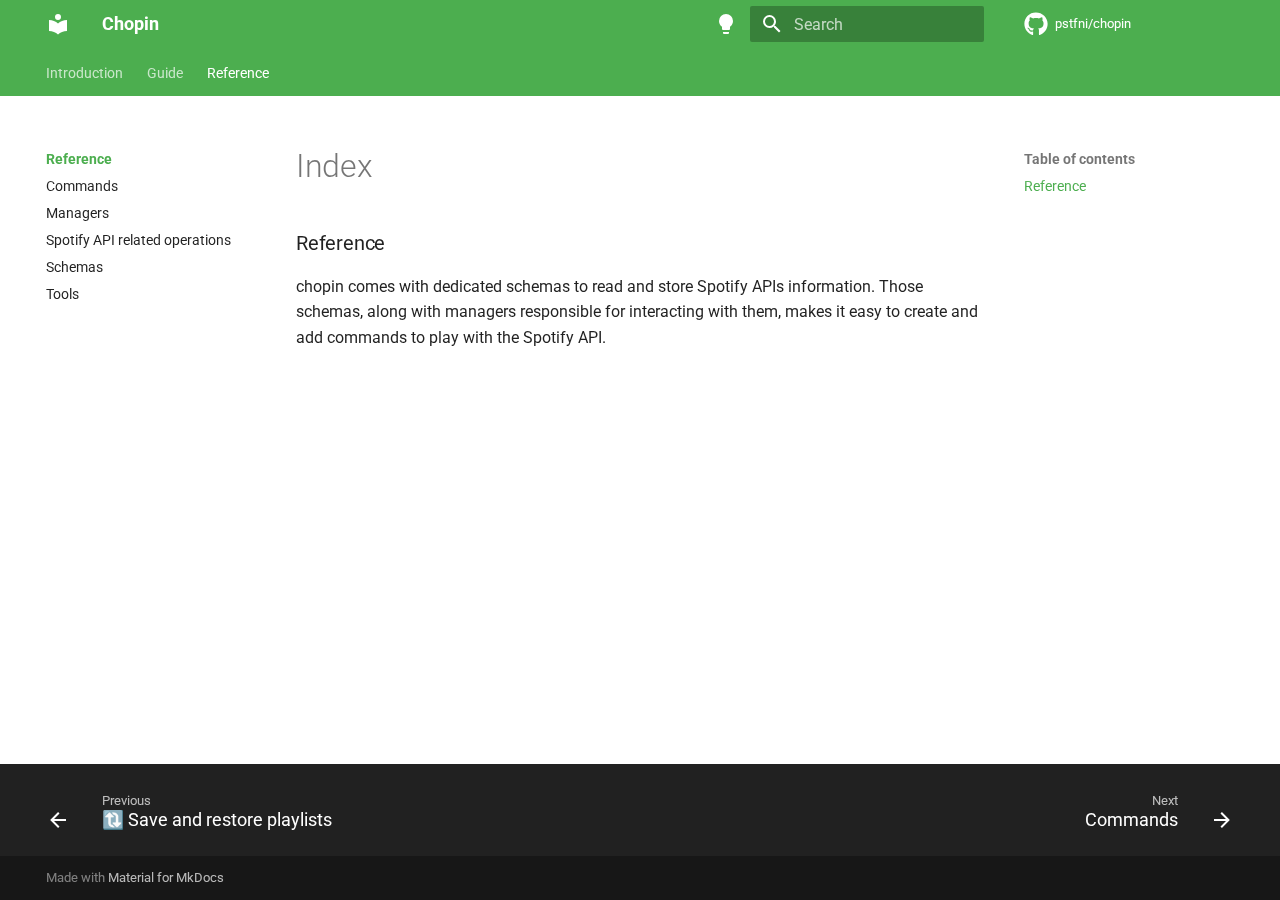
<file: reference/index.html>
<!doctype html>
<html lang="en" class="no-js">
  <head>
    
      <meta charset="utf-8">
      <meta name="viewport" content="width=device-width,initial-scale=1">
      
      
      
      
        <link rel="prev" href="../guide/backup_and_restore/">
      
      
        <link rel="next" href="entrypoints/">
      
      
      <link rel="icon" href="../assets/images/favicon.png">
      <meta name="generator" content="mkdocs-1.6.1, mkdocs-material-9.6.4">
    
    
      
        <title>Index - Chopin</title>
      
    
    
      <link rel="stylesheet" href="../assets/stylesheets/main.8608ea7d.min.css">
      
        
        <link rel="stylesheet" href="../assets/stylesheets/palette.06af60db.min.css">
      
      
  
  
    
    
  
  
  <style>:root{--md-admonition-icon--tip:url('data:image/svg+xml;charset=utf-8,<svg xmlns="http://www.w3.org/2000/svg" viewBox="0 0 24 24"><path d="M17 9v3h-3v2h3v3h2v-3h3v-2h-3V9zM9 3v10.55c-.59-.34-1.27-.55-2-.55-2.21 0-4 1.79-4 4s1.79 4 4 4 4-1.79 4-4V7h4V3z"/></svg>');}</style>



    
    
      
    
    
      
        
        
        <link rel="preconnect" href="https://fonts.gstatic.com" crossorigin>
        <link rel="stylesheet" href="https://fonts.googleapis.com/css?family=Roboto:300,300i,400,400i,700,700i%7CRoboto+Mono:400,400i,700,700i&display=fallback">
        <style>:root{--md-text-font:"Roboto";--md-code-font:"Roboto Mono"}</style>
      
    
    
      <link rel="stylesheet" href="../assets/_mkdocstrings.css">
    
      <link rel="stylesheet" href="../assets/stylesheets/custom.css">
    
      <link rel="stylesheet" href="../assets/stylesheets/termynal.css">
    
    <script>__md_scope=new URL("..",location),__md_hash=e=>[...e].reduce(((e,_)=>(e<<5)-e+_.charCodeAt(0)),0),__md_get=(e,_=localStorage,t=__md_scope)=>JSON.parse(_.getItem(t.pathname+"."+e)),__md_set=(e,_,t=localStorage,a=__md_scope)=>{try{t.setItem(a.pathname+"."+e,JSON.stringify(_))}catch(e){}}</script>
    
      

    
    
    
  </head>
  
  
    
    
      
    
    
    
    
    <body dir="ltr" data-md-color-scheme="default" data-md-color-primary="green" data-md-color-accent="green">
  
    
    <input class="md-toggle" data-md-toggle="drawer" type="checkbox" id="__drawer" autocomplete="off">
    <input class="md-toggle" data-md-toggle="search" type="checkbox" id="__search" autocomplete="off">
    <label class="md-overlay" for="__drawer"></label>
    <div data-md-component="skip">
      
        
        <a href="#reference" class="md-skip">
          Skip to content
        </a>
      
    </div>
    <div data-md-component="announce">
      
    </div>
    
    
      

<header class="md-header" data-md-component="header">
  <nav class="md-header__inner md-grid" aria-label="Header">
    <a href=".." title="Chopin" class="md-header__button md-logo" aria-label="Chopin" data-md-component="logo">
      
  
  <svg xmlns="http://www.w3.org/2000/svg" viewBox="0 0 24 24"><path d="M12 8a3 3 0 0 0 3-3 3 3 0 0 0-3-3 3 3 0 0 0-3 3 3 3 0 0 0 3 3m0 3.54C9.64 9.35 6.5 8 3 8v11c3.5 0 6.64 1.35 9 3.54 2.36-2.19 5.5-3.54 9-3.54V8c-3.5 0-6.64 1.35-9 3.54"/></svg>

    </a>
    <label class="md-header__button md-icon" for="__drawer">
      
      <svg xmlns="http://www.w3.org/2000/svg" viewBox="0 0 24 24"><path d="M3 6h18v2H3zm0 5h18v2H3zm0 5h18v2H3z"/></svg>
    </label>
    <div class="md-header__title" data-md-component="header-title">
      <div class="md-header__ellipsis">
        <div class="md-header__topic">
          <span class="md-ellipsis">
            Chopin
          </span>
        </div>
        <div class="md-header__topic" data-md-component="header-topic">
          <span class="md-ellipsis">
            
              Index
            
          </span>
        </div>
      </div>
    </div>
    
      
        <form class="md-header__option" data-md-component="palette">
  
    
    
    
    <input class="md-option" data-md-color-media="" data-md-color-scheme="default" data-md-color-primary="green" data-md-color-accent="green"  aria-label="Switch to dark mode"  type="radio" name="__palette" id="__palette_0">
    
      <label class="md-header__button md-icon" title="Switch to dark mode" for="__palette_1" hidden>
        <svg xmlns="http://www.w3.org/2000/svg" viewBox="0 0 24 24"><path d="M12 2a7 7 0 0 0-7 7c0 2.38 1.19 4.47 3 5.74V17a1 1 0 0 0 1 1h6a1 1 0 0 0 1-1v-2.26c1.81-1.27 3-3.36 3-5.74a7 7 0 0 0-7-7M9 21a1 1 0 0 0 1 1h4a1 1 0 0 0 1-1v-1H9z"/></svg>
      </label>
    
  
    
    
    
    <input class="md-option" data-md-color-media="" data-md-color-scheme="slate" data-md-color-primary="green" data-md-color-accent="green"  aria-label="Switch to light mode"  type="radio" name="__palette" id="__palette_1">
    
      <label class="md-header__button md-icon" title="Switch to light mode" for="__palette_0" hidden>
        <svg xmlns="http://www.w3.org/2000/svg" viewBox="0 0 24 24"><path d="M12 2a7 7 0 0 1 7 7c0 2.38-1.19 4.47-3 5.74V17a1 1 0 0 1-1 1H9a1 1 0 0 1-1-1v-2.26C6.19 13.47 5 11.38 5 9a7 7 0 0 1 7-7M9 21v-1h6v1a1 1 0 0 1-1 1h-4a1 1 0 0 1-1-1m3-17a5 5 0 0 0-5 5c0 2.05 1.23 3.81 3 4.58V16h4v-2.42c1.77-.77 3-2.53 3-4.58a5 5 0 0 0-5-5"/></svg>
      </label>
    
  
</form>
      
    
    
      <script>var palette=__md_get("__palette");if(palette&&palette.color){if("(prefers-color-scheme)"===palette.color.media){var media=matchMedia("(prefers-color-scheme: light)"),input=document.querySelector(media.matches?"[data-md-color-media='(prefers-color-scheme: light)']":"[data-md-color-media='(prefers-color-scheme: dark)']");palette.color.media=input.getAttribute("data-md-color-media"),palette.color.scheme=input.getAttribute("data-md-color-scheme"),palette.color.primary=input.getAttribute("data-md-color-primary"),palette.color.accent=input.getAttribute("data-md-color-accent")}for(var[key,value]of Object.entries(palette.color))document.body.setAttribute("data-md-color-"+key,value)}</script>
    
    
    
      <label class="md-header__button md-icon" for="__search">
        
        <svg xmlns="http://www.w3.org/2000/svg" viewBox="0 0 24 24"><path d="M9.5 3A6.5 6.5 0 0 1 16 9.5c0 1.61-.59 3.09-1.56 4.23l.27.27h.79l5 5-1.5 1.5-5-5v-.79l-.27-.27A6.52 6.52 0 0 1 9.5 16 6.5 6.5 0 0 1 3 9.5 6.5 6.5 0 0 1 9.5 3m0 2C7 5 5 7 5 9.5S7 14 9.5 14 14 12 14 9.5 12 5 9.5 5"/></svg>
      </label>
      <div class="md-search" data-md-component="search" role="dialog">
  <label class="md-search__overlay" for="__search"></label>
  <div class="md-search__inner" role="search">
    <form class="md-search__form" name="search">
      <input type="text" class="md-search__input" name="query" aria-label="Search" placeholder="Search" autocapitalize="off" autocorrect="off" autocomplete="off" spellcheck="false" data-md-component="search-query" required>
      <label class="md-search__icon md-icon" for="__search">
        
        <svg xmlns="http://www.w3.org/2000/svg" viewBox="0 0 24 24"><path d="M9.5 3A6.5 6.5 0 0 1 16 9.5c0 1.61-.59 3.09-1.56 4.23l.27.27h.79l5 5-1.5 1.5-5-5v-.79l-.27-.27A6.52 6.52 0 0 1 9.5 16 6.5 6.5 0 0 1 3 9.5 6.5 6.5 0 0 1 9.5 3m0 2C7 5 5 7 5 9.5S7 14 9.5 14 14 12 14 9.5 12 5 9.5 5"/></svg>
        
        <svg xmlns="http://www.w3.org/2000/svg" viewBox="0 0 24 24"><path d="M20 11v2H8l5.5 5.5-1.42 1.42L4.16 12l7.92-7.92L13.5 5.5 8 11z"/></svg>
      </label>
      <nav class="md-search__options" aria-label="Search">
        
        <button type="reset" class="md-search__icon md-icon" title="Clear" aria-label="Clear" tabindex="-1">
          
          <svg xmlns="http://www.w3.org/2000/svg" viewBox="0 0 24 24"><path d="M19 6.41 17.59 5 12 10.59 6.41 5 5 6.41 10.59 12 5 17.59 6.41 19 12 13.41 17.59 19 19 17.59 13.41 12z"/></svg>
        </button>
      </nav>
      
    </form>
    <div class="md-search__output">
      <div class="md-search__scrollwrap" tabindex="0" data-md-scrollfix>
        <div class="md-search-result" data-md-component="search-result">
          <div class="md-search-result__meta">
            Initializing search
          </div>
          <ol class="md-search-result__list" role="presentation"></ol>
        </div>
      </div>
    </div>
  </div>
</div>
    
    
      <div class="md-header__source">
        <a href="https://github.com/pstfni/chopin" title="Go to repository" class="md-source" data-md-component="source">
  <div class="md-source__icon md-icon">
    
    <svg xmlns="http://www.w3.org/2000/svg" viewBox="0 0 496 512"><!--! Font Awesome Free 6.7.2 by @fontawesome - https://fontawesome.com License - https://fontawesome.com/license/free (Icons: CC BY 4.0, Fonts: SIL OFL 1.1, Code: MIT License) Copyright 2024 Fonticons, Inc.--><path d="M165.9 397.4c0 2-2.3 3.6-5.2 3.6-3.3.3-5.6-1.3-5.6-3.6 0-2 2.3-3.6 5.2-3.6 3-.3 5.6 1.3 5.6 3.6m-31.1-4.5c-.7 2 1.3 4.3 4.3 4.9 2.6 1 5.6 0 6.2-2s-1.3-4.3-4.3-5.2c-2.6-.7-5.5.3-6.2 2.3m44.2-1.7c-2.9.7-4.9 2.6-4.6 4.9.3 2 2.9 3.3 5.9 2.6 2.9-.7 4.9-2.6 4.6-4.6-.3-1.9-3-3.2-5.9-2.9M244.8 8C106.1 8 0 113.3 0 252c0 110.9 69.8 205.8 169.5 239.2 12.8 2.3 17.3-5.6 17.3-12.1 0-6.2-.3-40.4-.3-61.4 0 0-70 15-84.7-29.8 0 0-11.4-29.1-27.8-36.6 0 0-22.9-15.7 1.6-15.4 0 0 24.9 2 38.6 25.8 21.9 38.6 58.6 27.5 72.9 20.9 2.3-16 8.8-27.1 16-33.7-55.9-6.2-112.3-14.3-112.3-110.5 0-27.5 7.6-41.3 23.6-58.9-2.6-6.5-11.1-33.3 2.6-67.9 20.9-6.5 69 27 69 27 20-5.6 41.5-8.5 62.8-8.5s42.8 2.9 62.8 8.5c0 0 48.1-33.6 69-27 13.7 34.7 5.2 61.4 2.6 67.9 16 17.7 25.8 31.5 25.8 58.9 0 96.5-58.9 104.2-114.8 110.5 9.2 7.9 17 22.9 17 46.4 0 33.7-.3 75.4-.3 83.6 0 6.5 4.6 14.4 17.3 12.1C428.2 457.8 496 362.9 496 252 496 113.3 383.5 8 244.8 8M97.2 352.9c-1.3 1-1 3.3.7 5.2 1.6 1.6 3.9 2.3 5.2 1 1.3-1 1-3.3-.7-5.2-1.6-1.6-3.9-2.3-5.2-1m-10.8-8.1c-.7 1.3.3 2.9 2.3 3.9 1.6 1 3.6.7 4.3-.7.7-1.3-.3-2.9-2.3-3.9-2-.6-3.6-.3-4.3.7m32.4 35.6c-1.6 1.3-1 4.3 1.3 6.2 2.3 2.3 5.2 2.6 6.5 1 1.3-1.3.7-4.3-1.3-6.2-2.2-2.3-5.2-2.6-6.5-1m-11.4-14.7c-1.6 1-1.6 3.6 0 5.9s4.3 3.3 5.6 2.3c1.6-1.3 1.6-3.9 0-6.2-1.4-2.3-4-3.3-5.6-2"/></svg>
  </div>
  <div class="md-source__repository">
    pstfni/chopin
  </div>
</a>
      </div>
    
  </nav>
  
</header>
    
    <div class="md-container" data-md-component="container">
      
      
        
          
            
<nav class="md-tabs" aria-label="Tabs" data-md-component="tabs">
  <div class="md-grid">
    <ul class="md-tabs__list">
      
        
  
  
  
    
    
      <li class="md-tabs__item">
        <a href=".." class="md-tabs__link">
          
  
    
  
  Introduction

        </a>
      </li>
    
  

      
        
  
  
  
    
    
      
  
  
  
    
    
      <li class="md-tabs__item">
        <a href="../guide/compose/" class="md-tabs__link">
          
  
    
  
  Guide

        </a>
      </li>
    
  

    
  

      
        
  
  
    
  
  
    
    
      <li class="md-tabs__item md-tabs__item--active">
        <a href="./" class="md-tabs__link">
          
  
    
  
  Reference

        </a>
      </li>
    
  

      
    </ul>
  </div>
</nav>
          
        
      
      <main class="md-main" data-md-component="main">
        <div class="md-main__inner md-grid">
          
            
              
              <div class="md-sidebar md-sidebar--primary" data-md-component="sidebar" data-md-type="navigation" >
                <div class="md-sidebar__scrollwrap">
                  <div class="md-sidebar__inner">
                    


  


<nav class="md-nav md-nav--primary md-nav--lifted" aria-label="Navigation" data-md-level="0">
  <label class="md-nav__title" for="__drawer">
    <a href=".." title="Chopin" class="md-nav__button md-logo" aria-label="Chopin" data-md-component="logo">
      
  
  <svg xmlns="http://www.w3.org/2000/svg" viewBox="0 0 24 24"><path d="M12 8a3 3 0 0 0 3-3 3 3 0 0 0-3-3 3 3 0 0 0-3 3 3 3 0 0 0 3 3m0 3.54C9.64 9.35 6.5 8 3 8v11c3.5 0 6.64 1.35 9 3.54 2.36-2.19 5.5-3.54 9-3.54V8c-3.5 0-6.64 1.35-9 3.54"/></svg>

    </a>
    Chopin
  </label>
  
    <div class="md-nav__source">
      <a href="https://github.com/pstfni/chopin" title="Go to repository" class="md-source" data-md-component="source">
  <div class="md-source__icon md-icon">
    
    <svg xmlns="http://www.w3.org/2000/svg" viewBox="0 0 496 512"><!--! Font Awesome Free 6.7.2 by @fontawesome - https://fontawesome.com License - https://fontawesome.com/license/free (Icons: CC BY 4.0, Fonts: SIL OFL 1.1, Code: MIT License) Copyright 2024 Fonticons, Inc.--><path d="M165.9 397.4c0 2-2.3 3.6-5.2 3.6-3.3.3-5.6-1.3-5.6-3.6 0-2 2.3-3.6 5.2-3.6 3-.3 5.6 1.3 5.6 3.6m-31.1-4.5c-.7 2 1.3 4.3 4.3 4.9 2.6 1 5.6 0 6.2-2s-1.3-4.3-4.3-5.2c-2.6-.7-5.5.3-6.2 2.3m44.2-1.7c-2.9.7-4.9 2.6-4.6 4.9.3 2 2.9 3.3 5.9 2.6 2.9-.7 4.9-2.6 4.6-4.6-.3-1.9-3-3.2-5.9-2.9M244.8 8C106.1 8 0 113.3 0 252c0 110.9 69.8 205.8 169.5 239.2 12.8 2.3 17.3-5.6 17.3-12.1 0-6.2-.3-40.4-.3-61.4 0 0-70 15-84.7-29.8 0 0-11.4-29.1-27.8-36.6 0 0-22.9-15.7 1.6-15.4 0 0 24.9 2 38.6 25.8 21.9 38.6 58.6 27.5 72.9 20.9 2.3-16 8.8-27.1 16-33.7-55.9-6.2-112.3-14.3-112.3-110.5 0-27.5 7.6-41.3 23.6-58.9-2.6-6.5-11.1-33.3 2.6-67.9 20.9-6.5 69 27 69 27 20-5.6 41.5-8.5 62.8-8.5s42.8 2.9 62.8 8.5c0 0 48.1-33.6 69-27 13.7 34.7 5.2 61.4 2.6 67.9 16 17.7 25.8 31.5 25.8 58.9 0 96.5-58.9 104.2-114.8 110.5 9.2 7.9 17 22.9 17 46.4 0 33.7-.3 75.4-.3 83.6 0 6.5 4.6 14.4 17.3 12.1C428.2 457.8 496 362.9 496 252 496 113.3 383.5 8 244.8 8M97.2 352.9c-1.3 1-1 3.3.7 5.2 1.6 1.6 3.9 2.3 5.2 1 1.3-1 1-3.3-.7-5.2-1.6-1.6-3.9-2.3-5.2-1m-10.8-8.1c-.7 1.3.3 2.9 2.3 3.9 1.6 1 3.6.7 4.3-.7.7-1.3-.3-2.9-2.3-3.9-2-.6-3.6-.3-4.3.7m32.4 35.6c-1.6 1.3-1 4.3 1.3 6.2 2.3 2.3 5.2 2.6 6.5 1 1.3-1.3.7-4.3-1.3-6.2-2.2-2.3-5.2-2.6-6.5-1m-11.4-14.7c-1.6 1-1.6 3.6 0 5.9s4.3 3.3 5.6 2.3c1.6-1.3 1.6-3.9 0-6.2-1.4-2.3-4-3.3-5.6-2"/></svg>
  </div>
  <div class="md-source__repository">
    pstfni/chopin
  </div>
</a>
    </div>
  
  <ul class="md-nav__list" data-md-scrollfix>
    
      
      
  
  
  
  
    
    
      
        
          
        
      
        
      
    
    
      
      
    
    
    <li class="md-nav__item md-nav__item--nested">
      
        
        
        <input class="md-nav__toggle md-toggle " type="checkbox" id="__nav_1" >
        
          
          
          <div class="md-nav__link md-nav__container">
            <a href=".." class="md-nav__link ">
              
  
  <span class="md-ellipsis">
    Introduction
    
  </span>
  

            </a>
            
              
              <label class="md-nav__link " for="__nav_1" id="__nav_1_label" tabindex="0">
                <span class="md-nav__icon md-icon"></span>
              </label>
            
          </div>
        
        <nav class="md-nav" data-md-level="1" aria-labelledby="__nav_1_label" aria-expanded="false">
          <label class="md-nav__title" for="__nav_1">
            <span class="md-nav__icon md-icon"></span>
            Introduction
          </label>
          <ul class="md-nav__list" data-md-scrollfix>
            
              
            
              
                
  
  
  
  
    <li class="md-nav__item">
      <a href="../getting_started/" class="md-nav__link">
        
  
  <span class="md-ellipsis">
    Getting started
    
  </span>
  

      </a>
    </li>
  

              
            
          </ul>
        </nav>
      
    </li>
  

    
      
      
  
  
  
  
    
    
      
        
      
        
      
        
      
        
      
    
    
      
      
    
    
    <li class="md-nav__item md-nav__item--nested">
      
        
        
        <input class="md-nav__toggle md-toggle " type="checkbox" id="__nav_2" >
        
          
          <label class="md-nav__link" for="__nav_2" id="__nav_2_label" tabindex="0">
            
  
  <span class="md-ellipsis">
    Guide
    
  </span>
  

            <span class="md-nav__icon md-icon"></span>
          </label>
        
        <nav class="md-nav" data-md-level="1" aria-labelledby="__nav_2_label" aria-expanded="false">
          <label class="md-nav__title" for="__nav_2">
            <span class="md-nav__icon md-icon"></span>
            Guide
          </label>
          <ul class="md-nav__list" data-md-scrollfix>
            
              
                
  
  
  
  
    
    
      
        
      
        
      
    
    
      
      
    
    
    <li class="md-nav__item md-nav__item--nested">
      
        
        
        <input class="md-nav__toggle md-toggle " type="checkbox" id="__nav_2_1" >
        
          
          <label class="md-nav__link" for="__nav_2_1" id="__nav_2_1_label" tabindex="0">
            
  
  <span class="md-ellipsis">
    🤖 Compose a playlist
    
  </span>
  

            <span class="md-nav__icon md-icon"></span>
          </label>
        
        <nav class="md-nav" data-md-level="2" aria-labelledby="__nav_2_1_label" aria-expanded="false">
          <label class="md-nav__title" for="__nav_2_1">
            <span class="md-nav__icon md-icon"></span>
            🤖 Compose a playlist
          </label>
          <ul class="md-nav__list" data-md-scrollfix>
            
              
                
  
  
  
  
    <li class="md-nav__item">
      <a href="../guide/compose/" class="md-nav__link">
        
  
  <span class="md-ellipsis">
    Compose
    
  </span>
  

      </a>
    </li>
  

              
            
              
                
  
  
  
  
    <li class="md-nav__item">
      <a href="../guide/sources/" class="md-nav__link">
        
  
  <span class="md-ellipsis">
    Available sources for playlist composition
    
  </span>
  

      </a>
    </li>
  

              
            
          </ul>
        </nav>
      
    </li>
  

              
            
              
                
  
  
  
  
    <li class="md-nav__item">
      <a href="../guide/queue/" class="md-nav__link">
        
  
  <span class="md-ellipsis">
    🔮 Queue
    
  </span>
  

      </a>
    </li>
  

              
            
              
                
  
  
  
  
    <li class="md-nav__item">
      <a href="../guide/shuffle/" class="md-nav__link">
        
  
  <span class="md-ellipsis">
    🔀 Shuffle
    
  </span>
  

      </a>
    </li>
  

              
            
              
                
  
  
  
  
    <li class="md-nav__item">
      <a href="../guide/backup_and_restore/" class="md-nav__link">
        
  
  <span class="md-ellipsis">
    🔃 Save and restore playlists
    
  </span>
  

      </a>
    </li>
  

              
            
          </ul>
        </nav>
      
    </li>
  

    
      
      
  
  
    
  
  
  
    
    
      
        
          
        
      
        
      
        
      
        
      
        
      
        
      
    
    
      
        
        
      
      
    
    
    <li class="md-nav__item md-nav__item--active md-nav__item--section md-nav__item--nested">
      
        
        
        <input class="md-nav__toggle md-toggle " type="checkbox" id="__nav_3" checked>
        
          
          
          <div class="md-nav__link md-nav__container">
            <a href="./" class="md-nav__link md-nav__link--active">
              
  
  <span class="md-ellipsis">
    Reference
    
  </span>
  

            </a>
            
              
              <label class="md-nav__link md-nav__link--active" for="__nav_3" id="__nav_3_label" tabindex="">
                <span class="md-nav__icon md-icon"></span>
              </label>
            
          </div>
        
        <nav class="md-nav" data-md-level="1" aria-labelledby="__nav_3_label" aria-expanded="true">
          <label class="md-nav__title" for="__nav_3">
            <span class="md-nav__icon md-icon"></span>
            Reference
          </label>
          <ul class="md-nav__list" data-md-scrollfix>
            
              
            
              
                
  
  
  
  
    <li class="md-nav__item">
      <a href="entrypoints/" class="md-nav__link">
        
  
  <span class="md-ellipsis">
    Commands
    
  </span>
  

      </a>
    </li>
  

              
            
              
                
  
  
  
  
    <li class="md-nav__item">
      <a href="managers/" class="md-nav__link">
        
  
  <span class="md-ellipsis">
    Managers
    
  </span>
  

      </a>
    </li>
  

              
            
              
                
  
  
  
  
    <li class="md-nav__item">
      <a href="client/" class="md-nav__link">
        
  
  <span class="md-ellipsis">
    Spotify API related operations
    
  </span>
  

      </a>
    </li>
  

              
            
              
                
  
  
  
  
    <li class="md-nav__item">
      <a href="schemas/" class="md-nav__link">
        
  
  <span class="md-ellipsis">
    Schemas
    
  </span>
  

      </a>
    </li>
  

              
            
              
                
  
  
  
  
    <li class="md-nav__item">
      <a href="tools/" class="md-nav__link">
        
  
  <span class="md-ellipsis">
    Tools
    
  </span>
  

      </a>
    </li>
  

              
            
          </ul>
        </nav>
      
    </li>
  

    
  </ul>
</nav>
                  </div>
                </div>
              </div>
            
            
              
              <div class="md-sidebar md-sidebar--secondary" data-md-component="sidebar" data-md-type="toc" >
                <div class="md-sidebar__scrollwrap">
                  <div class="md-sidebar__inner">
                    

<nav class="md-nav md-nav--secondary" aria-label="Table of contents">
  
  
  
  
    <label class="md-nav__title" for="__toc">
      <span class="md-nav__icon md-icon"></span>
      Table of contents
    </label>
    <ul class="md-nav__list" data-md-component="toc" data-md-scrollfix>
      
        <li class="md-nav__item">
  <a href="#reference" class="md-nav__link">
    <span class="md-ellipsis">
      Reference
    </span>
  </a>
  
</li>
      
    </ul>
  
</nav>
                  </div>
                </div>
              </div>
            
          
          
            <div class="md-content" data-md-component="content">
              <article class="md-content__inner md-typeset">
                
                  


  
  


  <h1>Index</h1>

<h3 id="reference">Reference</h3>
<p>chopin comes with dedicated schemas to read and store Spotify APIs information. Those schemas, along 
with managers responsible for interacting with them, makes it easy to create and add commands to play with the 
Spotify API.</p>












                
              </article>
            </div>
          
          
<script>var target=document.getElementById(location.hash.slice(1));target&&target.name&&(target.checked=target.name.startsWith("__tabbed_"))</script>
        </div>
        
          <button type="button" class="md-top md-icon" data-md-component="top" hidden>
  
  <svg xmlns="http://www.w3.org/2000/svg" viewBox="0 0 24 24"><path d="M13 20h-2V8l-5.5 5.5-1.42-1.42L12 4.16l7.92 7.92-1.42 1.42L13 8z"/></svg>
  Back to top
</button>
        
      </main>
      
        <footer class="md-footer">
  
    
      
      <nav class="md-footer__inner md-grid" aria-label="Footer" >
        
          
          <a href="../guide/backup_and_restore/" class="md-footer__link md-footer__link--prev" aria-label="Previous: 🔃 Save and restore playlists">
            <div class="md-footer__button md-icon">
              
              <svg xmlns="http://www.w3.org/2000/svg" viewBox="0 0 24 24"><path d="M20 11v2H8l5.5 5.5-1.42 1.42L4.16 12l7.92-7.92L13.5 5.5 8 11z"/></svg>
            </div>
            <div class="md-footer__title">
              <span class="md-footer__direction">
                Previous
              </span>
              <div class="md-ellipsis">
                🔃 Save and restore playlists
              </div>
            </div>
          </a>
        
        
          
          <a href="entrypoints/" class="md-footer__link md-footer__link--next" aria-label="Next: Commands">
            <div class="md-footer__title">
              <span class="md-footer__direction">
                Next
              </span>
              <div class="md-ellipsis">
                Commands
              </div>
            </div>
            <div class="md-footer__button md-icon">
              
              <svg xmlns="http://www.w3.org/2000/svg" viewBox="0 0 24 24"><path d="M4 11v2h12l-5.5 5.5 1.42 1.42L19.84 12l-7.92-7.92L10.5 5.5 16 11z"/></svg>
            </div>
          </a>
        
      </nav>
    
  
  <div class="md-footer-meta md-typeset">
    <div class="md-footer-meta__inner md-grid">
      <div class="md-copyright">
  
  
    Made with
    <a href="https://squidfunk.github.io/mkdocs-material/" target="_blank" rel="noopener">
      Material for MkDocs
    </a>
  
</div>
      
    </div>
  </div>
</footer>
      
    </div>
    <div class="md-dialog" data-md-component="dialog">
      <div class="md-dialog__inner md-typeset"></div>
    </div>
    
    
    <script id="__config" type="application/json">{"base": "..", "features": ["navigation.indexes", "navigation.tabs", "navigation.instant", "navigation.tracking", "navigation.top", "navigation.footer"], "search": "../assets/javascripts/workers/search.f8cc74c7.min.js", "translations": {"clipboard.copied": "Copied to clipboard", "clipboard.copy": "Copy to clipboard", "search.result.more.one": "1 more on this page", "search.result.more.other": "# more on this page", "search.result.none": "No matching documents", "search.result.one": "1 matching document", "search.result.other": "# matching documents", "search.result.placeholder": "Type to start searching", "search.result.term.missing": "Missing", "select.version": "Select version"}}</script>
    
    
      <script src="../assets/javascripts/bundle.f1b6f286.min.js"></script>
      
        <script src="../assets/js/termynal.js"></script>
      
        <script src="../assets/js/custom.js"></script>
      
    
  </body>
</html>
</file>
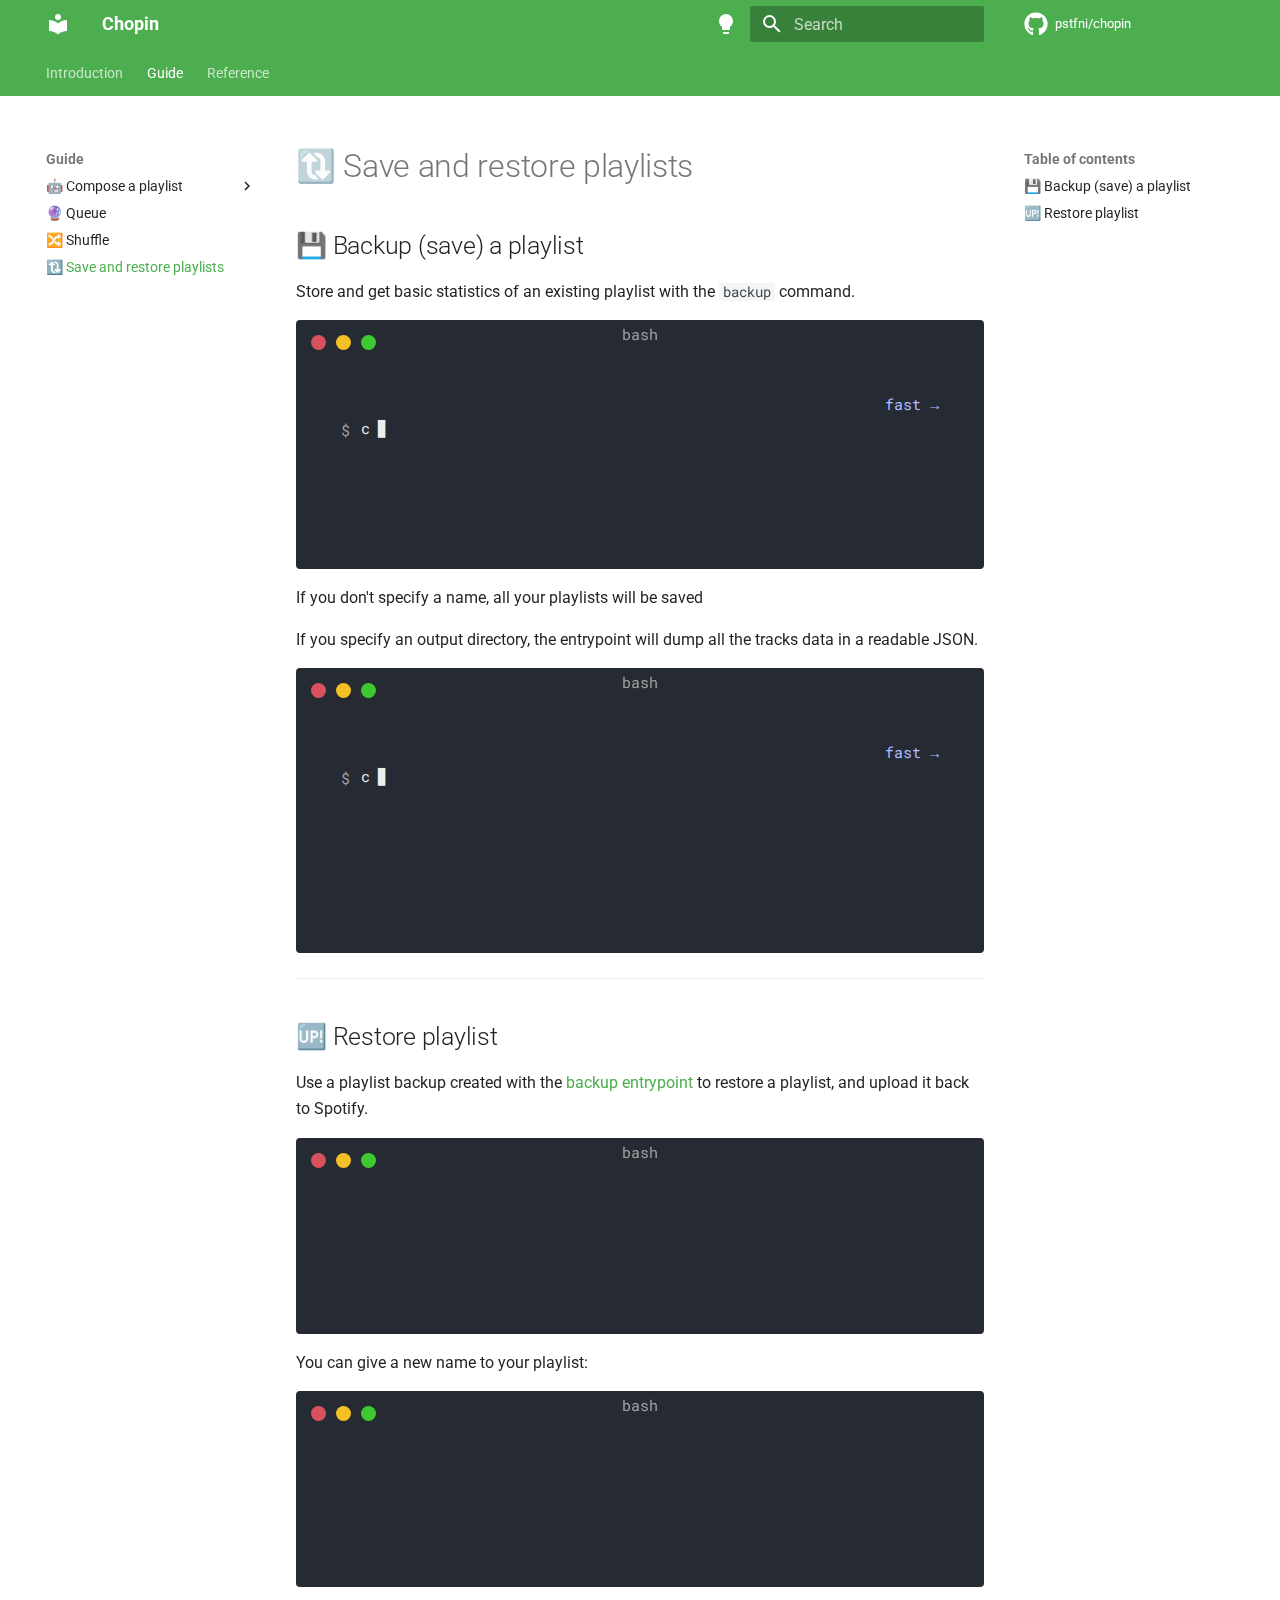
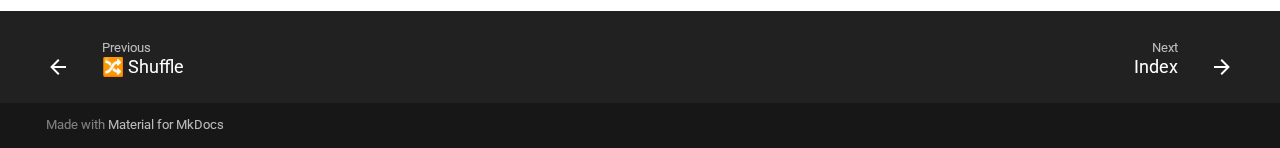
<file: guide/backup_and_restore/index.html>
<!doctype html>
<html lang="en" class="no-js">
  <head>
    
      <meta charset="utf-8">
      <meta name="viewport" content="width=device-width,initial-scale=1">
      
      
      
      
        <link rel="prev" href="../shuffle/">
      
      
        <link rel="next" href="../../reference/">
      
      
      <link rel="icon" href="../../assets/images/favicon.png">
      <meta name="generator" content="mkdocs-1.6.1, mkdocs-material-9.6.4">
    
    
      
        <title>🔃 Save and restore playlists - Chopin</title>
      
    
    
      <link rel="stylesheet" href="../../assets/stylesheets/main.8608ea7d.min.css">
      
        
        <link rel="stylesheet" href="../../assets/stylesheets/palette.06af60db.min.css">
      
      
  
  
    
    
  
  
  <style>:root{--md-admonition-icon--tip:url('data:image/svg+xml;charset=utf-8,<svg xmlns="http://www.w3.org/2000/svg" viewBox="0 0 24 24"><path d="M17 9v3h-3v2h3v3h2v-3h3v-2h-3V9zM9 3v10.55c-.59-.34-1.27-.55-2-.55-2.21 0-4 1.79-4 4s1.79 4 4 4 4-1.79 4-4V7h4V3z"/></svg>');}</style>



    
    
      
    
    
      
        
        
        <link rel="preconnect" href="https://fonts.gstatic.com" crossorigin>
        <link rel="stylesheet" href="https://fonts.googleapis.com/css?family=Roboto:300,300i,400,400i,700,700i%7CRoboto+Mono:400,400i,700,700i&display=fallback">
        <style>:root{--md-text-font:"Roboto";--md-code-font:"Roboto Mono"}</style>
      
    
    
      <link rel="stylesheet" href="../../assets/_mkdocstrings.css">
    
      <link rel="stylesheet" href="../../assets/stylesheets/custom.css">
    
      <link rel="stylesheet" href="../../assets/stylesheets/termynal.css">
    
    <script>__md_scope=new URL("../..",location),__md_hash=e=>[...e].reduce(((e,_)=>(e<<5)-e+_.charCodeAt(0)),0),__md_get=(e,_=localStorage,t=__md_scope)=>JSON.parse(_.getItem(t.pathname+"."+e)),__md_set=(e,_,t=localStorage,a=__md_scope)=>{try{t.setItem(a.pathname+"."+e,JSON.stringify(_))}catch(e){}}</script>
    
      

    
    
    
  </head>
  
  
    
    
      
    
    
    
    
    <body dir="ltr" data-md-color-scheme="default" data-md-color-primary="green" data-md-color-accent="green">
  
    
    <input class="md-toggle" data-md-toggle="drawer" type="checkbox" id="__drawer" autocomplete="off">
    <input class="md-toggle" data-md-toggle="search" type="checkbox" id="__search" autocomplete="off">
    <label class="md-overlay" for="__drawer"></label>
    <div data-md-component="skip">
      
        
        <a href="#save-and-restore-playlists" class="md-skip">
          Skip to content
        </a>
      
    </div>
    <div data-md-component="announce">
      
    </div>
    
    
      

<header class="md-header" data-md-component="header">
  <nav class="md-header__inner md-grid" aria-label="Header">
    <a href="../.." title="Chopin" class="md-header__button md-logo" aria-label="Chopin" data-md-component="logo">
      
  
  <svg xmlns="http://www.w3.org/2000/svg" viewBox="0 0 24 24"><path d="M12 8a3 3 0 0 0 3-3 3 3 0 0 0-3-3 3 3 0 0 0-3 3 3 3 0 0 0 3 3m0 3.54C9.64 9.35 6.5 8 3 8v11c3.5 0 6.64 1.35 9 3.54 2.36-2.19 5.5-3.54 9-3.54V8c-3.5 0-6.64 1.35-9 3.54"/></svg>

    </a>
    <label class="md-header__button md-icon" for="__drawer">
      
      <svg xmlns="http://www.w3.org/2000/svg" viewBox="0 0 24 24"><path d="M3 6h18v2H3zm0 5h18v2H3zm0 5h18v2H3z"/></svg>
    </label>
    <div class="md-header__title" data-md-component="header-title">
      <div class="md-header__ellipsis">
        <div class="md-header__topic">
          <span class="md-ellipsis">
            Chopin
          </span>
        </div>
        <div class="md-header__topic" data-md-component="header-topic">
          <span class="md-ellipsis">
            
              🔃 Save and restore playlists
            
          </span>
        </div>
      </div>
    </div>
    
      
        <form class="md-header__option" data-md-component="palette">
  
    
    
    
    <input class="md-option" data-md-color-media="" data-md-color-scheme="default" data-md-color-primary="green" data-md-color-accent="green"  aria-label="Switch to dark mode"  type="radio" name="__palette" id="__palette_0">
    
      <label class="md-header__button md-icon" title="Switch to dark mode" for="__palette_1" hidden>
        <svg xmlns="http://www.w3.org/2000/svg" viewBox="0 0 24 24"><path d="M12 2a7 7 0 0 0-7 7c0 2.38 1.19 4.47 3 5.74V17a1 1 0 0 0 1 1h6a1 1 0 0 0 1-1v-2.26c1.81-1.27 3-3.36 3-5.74a7 7 0 0 0-7-7M9 21a1 1 0 0 0 1 1h4a1 1 0 0 0 1-1v-1H9z"/></svg>
      </label>
    
  
    
    
    
    <input class="md-option" data-md-color-media="" data-md-color-scheme="slate" data-md-color-primary="green" data-md-color-accent="green"  aria-label="Switch to light mode"  type="radio" name="__palette" id="__palette_1">
    
      <label class="md-header__button md-icon" title="Switch to light mode" for="__palette_0" hidden>
        <svg xmlns="http://www.w3.org/2000/svg" viewBox="0 0 24 24"><path d="M12 2a7 7 0 0 1 7 7c0 2.38-1.19 4.47-3 5.74V17a1 1 0 0 1-1 1H9a1 1 0 0 1-1-1v-2.26C6.19 13.47 5 11.38 5 9a7 7 0 0 1 7-7M9 21v-1h6v1a1 1 0 0 1-1 1h-4a1 1 0 0 1-1-1m3-17a5 5 0 0 0-5 5c0 2.05 1.23 3.81 3 4.58V16h4v-2.42c1.77-.77 3-2.53 3-4.58a5 5 0 0 0-5-5"/></svg>
      </label>
    
  
</form>
      
    
    
      <script>var palette=__md_get("__palette");if(palette&&palette.color){if("(prefers-color-scheme)"===palette.color.media){var media=matchMedia("(prefers-color-scheme: light)"),input=document.querySelector(media.matches?"[data-md-color-media='(prefers-color-scheme: light)']":"[data-md-color-media='(prefers-color-scheme: dark)']");palette.color.media=input.getAttribute("data-md-color-media"),palette.color.scheme=input.getAttribute("data-md-color-scheme"),palette.color.primary=input.getAttribute("data-md-color-primary"),palette.color.accent=input.getAttribute("data-md-color-accent")}for(var[key,value]of Object.entries(palette.color))document.body.setAttribute("data-md-color-"+key,value)}</script>
    
    
    
      <label class="md-header__button md-icon" for="__search">
        
        <svg xmlns="http://www.w3.org/2000/svg" viewBox="0 0 24 24"><path d="M9.5 3A6.5 6.5 0 0 1 16 9.5c0 1.61-.59 3.09-1.56 4.23l.27.27h.79l5 5-1.5 1.5-5-5v-.79l-.27-.27A6.52 6.52 0 0 1 9.5 16 6.5 6.5 0 0 1 3 9.5 6.5 6.5 0 0 1 9.5 3m0 2C7 5 5 7 5 9.5S7 14 9.5 14 14 12 14 9.5 12 5 9.5 5"/></svg>
      </label>
      <div class="md-search" data-md-component="search" role="dialog">
  <label class="md-search__overlay" for="__search"></label>
  <div class="md-search__inner" role="search">
    <form class="md-search__form" name="search">
      <input type="text" class="md-search__input" name="query" aria-label="Search" placeholder="Search" autocapitalize="off" autocorrect="off" autocomplete="off" spellcheck="false" data-md-component="search-query" required>
      <label class="md-search__icon md-icon" for="__search">
        
        <svg xmlns="http://www.w3.org/2000/svg" viewBox="0 0 24 24"><path d="M9.5 3A6.5 6.5 0 0 1 16 9.5c0 1.61-.59 3.09-1.56 4.23l.27.27h.79l5 5-1.5 1.5-5-5v-.79l-.27-.27A6.52 6.52 0 0 1 9.5 16 6.5 6.5 0 0 1 3 9.5 6.5 6.5 0 0 1 9.5 3m0 2C7 5 5 7 5 9.5S7 14 9.5 14 14 12 14 9.5 12 5 9.5 5"/></svg>
        
        <svg xmlns="http://www.w3.org/2000/svg" viewBox="0 0 24 24"><path d="M20 11v2H8l5.5 5.5-1.42 1.42L4.16 12l7.92-7.92L13.5 5.5 8 11z"/></svg>
      </label>
      <nav class="md-search__options" aria-label="Search">
        
        <button type="reset" class="md-search__icon md-icon" title="Clear" aria-label="Clear" tabindex="-1">
          
          <svg xmlns="http://www.w3.org/2000/svg" viewBox="0 0 24 24"><path d="M19 6.41 17.59 5 12 10.59 6.41 5 5 6.41 10.59 12 5 17.59 6.41 19 12 13.41 17.59 19 19 17.59 13.41 12z"/></svg>
        </button>
      </nav>
      
    </form>
    <div class="md-search__output">
      <div class="md-search__scrollwrap" tabindex="0" data-md-scrollfix>
        <div class="md-search-result" data-md-component="search-result">
          <div class="md-search-result__meta">
            Initializing search
          </div>
          <ol class="md-search-result__list" role="presentation"></ol>
        </div>
      </div>
    </div>
  </div>
</div>
    
    
      <div class="md-header__source">
        <a href="https://github.com/pstfni/chopin" title="Go to repository" class="md-source" data-md-component="source">
  <div class="md-source__icon md-icon">
    
    <svg xmlns="http://www.w3.org/2000/svg" viewBox="0 0 496 512"><!--! Font Awesome Free 6.7.2 by @fontawesome - https://fontawesome.com License - https://fontawesome.com/license/free (Icons: CC BY 4.0, Fonts: SIL OFL 1.1, Code: MIT License) Copyright 2024 Fonticons, Inc.--><path d="M165.9 397.4c0 2-2.3 3.6-5.2 3.6-3.3.3-5.6-1.3-5.6-3.6 0-2 2.3-3.6 5.2-3.6 3-.3 5.6 1.3 5.6 3.6m-31.1-4.5c-.7 2 1.3 4.3 4.3 4.9 2.6 1 5.6 0 6.2-2s-1.3-4.3-4.3-5.2c-2.6-.7-5.5.3-6.2 2.3m44.2-1.7c-2.9.7-4.9 2.6-4.6 4.9.3 2 2.9 3.3 5.9 2.6 2.9-.7 4.9-2.6 4.6-4.6-.3-1.9-3-3.2-5.9-2.9M244.8 8C106.1 8 0 113.3 0 252c0 110.9 69.8 205.8 169.5 239.2 12.8 2.3 17.3-5.6 17.3-12.1 0-6.2-.3-40.4-.3-61.4 0 0-70 15-84.7-29.8 0 0-11.4-29.1-27.8-36.6 0 0-22.9-15.7 1.6-15.4 0 0 24.9 2 38.6 25.8 21.9 38.6 58.6 27.5 72.9 20.9 2.3-16 8.8-27.1 16-33.7-55.9-6.2-112.3-14.3-112.3-110.5 0-27.5 7.6-41.3 23.6-58.9-2.6-6.5-11.1-33.3 2.6-67.9 20.9-6.5 69 27 69 27 20-5.6 41.5-8.5 62.8-8.5s42.8 2.9 62.8 8.5c0 0 48.1-33.6 69-27 13.7 34.7 5.2 61.4 2.6 67.9 16 17.7 25.8 31.5 25.8 58.9 0 96.5-58.9 104.2-114.8 110.5 9.2 7.9 17 22.9 17 46.4 0 33.7-.3 75.4-.3 83.6 0 6.5 4.6 14.4 17.3 12.1C428.2 457.8 496 362.9 496 252 496 113.3 383.5 8 244.8 8M97.2 352.9c-1.3 1-1 3.3.7 5.2 1.6 1.6 3.9 2.3 5.2 1 1.3-1 1-3.3-.7-5.2-1.6-1.6-3.9-2.3-5.2-1m-10.8-8.1c-.7 1.3.3 2.9 2.3 3.9 1.6 1 3.6.7 4.3-.7.7-1.3-.3-2.9-2.3-3.9-2-.6-3.6-.3-4.3.7m32.4 35.6c-1.6 1.3-1 4.3 1.3 6.2 2.3 2.3 5.2 2.6 6.5 1 1.3-1.3.7-4.3-1.3-6.2-2.2-2.3-5.2-2.6-6.5-1m-11.4-14.7c-1.6 1-1.6 3.6 0 5.9s4.3 3.3 5.6 2.3c1.6-1.3 1.6-3.9 0-6.2-1.4-2.3-4-3.3-5.6-2"/></svg>
  </div>
  <div class="md-source__repository">
    pstfni/chopin
  </div>
</a>
      </div>
    
  </nav>
  
</header>
    
    <div class="md-container" data-md-component="container">
      
      
        
          
            
<nav class="md-tabs" aria-label="Tabs" data-md-component="tabs">
  <div class="md-grid">
    <ul class="md-tabs__list">
      
        
  
  
  
    
    
      <li class="md-tabs__item">
        <a href="../.." class="md-tabs__link">
          
  
    
  
  Introduction

        </a>
      </li>
    
  

      
        
  
  
    
  
  
    
    
      
  
  
    
  
  
    
    
      <li class="md-tabs__item md-tabs__item--active">
        <a href="../compose/" class="md-tabs__link">
          
  
    
  
  Guide

        </a>
      </li>
    
  

    
  

      
        
  
  
  
    
    
      <li class="md-tabs__item">
        <a href="../../reference/" class="md-tabs__link">
          
  
    
  
  Reference

        </a>
      </li>
    
  

      
    </ul>
  </div>
</nav>
          
        
      
      <main class="md-main" data-md-component="main">
        <div class="md-main__inner md-grid">
          
            
              
              <div class="md-sidebar md-sidebar--primary" data-md-component="sidebar" data-md-type="navigation" >
                <div class="md-sidebar__scrollwrap">
                  <div class="md-sidebar__inner">
                    


  


<nav class="md-nav md-nav--primary md-nav--lifted" aria-label="Navigation" data-md-level="0">
  <label class="md-nav__title" for="__drawer">
    <a href="../.." title="Chopin" class="md-nav__button md-logo" aria-label="Chopin" data-md-component="logo">
      
  
  <svg xmlns="http://www.w3.org/2000/svg" viewBox="0 0 24 24"><path d="M12 8a3 3 0 0 0 3-3 3 3 0 0 0-3-3 3 3 0 0 0-3 3 3 3 0 0 0 3 3m0 3.54C9.64 9.35 6.5 8 3 8v11c3.5 0 6.64 1.35 9 3.54 2.36-2.19 5.5-3.54 9-3.54V8c-3.5 0-6.64 1.35-9 3.54"/></svg>

    </a>
    Chopin
  </label>
  
    <div class="md-nav__source">
      <a href="https://github.com/pstfni/chopin" title="Go to repository" class="md-source" data-md-component="source">
  <div class="md-source__icon md-icon">
    
    <svg xmlns="http://www.w3.org/2000/svg" viewBox="0 0 496 512"><!--! Font Awesome Free 6.7.2 by @fontawesome - https://fontawesome.com License - https://fontawesome.com/license/free (Icons: CC BY 4.0, Fonts: SIL OFL 1.1, Code: MIT License) Copyright 2024 Fonticons, Inc.--><path d="M165.9 397.4c0 2-2.3 3.6-5.2 3.6-3.3.3-5.6-1.3-5.6-3.6 0-2 2.3-3.6 5.2-3.6 3-.3 5.6 1.3 5.6 3.6m-31.1-4.5c-.7 2 1.3 4.3 4.3 4.9 2.6 1 5.6 0 6.2-2s-1.3-4.3-4.3-5.2c-2.6-.7-5.5.3-6.2 2.3m44.2-1.7c-2.9.7-4.9 2.6-4.6 4.9.3 2 2.9 3.3 5.9 2.6 2.9-.7 4.9-2.6 4.6-4.6-.3-1.9-3-3.2-5.9-2.9M244.8 8C106.1 8 0 113.3 0 252c0 110.9 69.8 205.8 169.5 239.2 12.8 2.3 17.3-5.6 17.3-12.1 0-6.2-.3-40.4-.3-61.4 0 0-70 15-84.7-29.8 0 0-11.4-29.1-27.8-36.6 0 0-22.9-15.7 1.6-15.4 0 0 24.9 2 38.6 25.8 21.9 38.6 58.6 27.5 72.9 20.9 2.3-16 8.8-27.1 16-33.7-55.9-6.2-112.3-14.3-112.3-110.5 0-27.5 7.6-41.3 23.6-58.9-2.6-6.5-11.1-33.3 2.6-67.9 20.9-6.5 69 27 69 27 20-5.6 41.5-8.5 62.8-8.5s42.8 2.9 62.8 8.5c0 0 48.1-33.6 69-27 13.7 34.7 5.2 61.4 2.6 67.9 16 17.7 25.8 31.5 25.8 58.9 0 96.5-58.9 104.2-114.8 110.5 9.2 7.9 17 22.9 17 46.4 0 33.7-.3 75.4-.3 83.6 0 6.5 4.6 14.4 17.3 12.1C428.2 457.8 496 362.9 496 252 496 113.3 383.5 8 244.8 8M97.2 352.9c-1.3 1-1 3.3.7 5.2 1.6 1.6 3.9 2.3 5.2 1 1.3-1 1-3.3-.7-5.2-1.6-1.6-3.9-2.3-5.2-1m-10.8-8.1c-.7 1.3.3 2.9 2.3 3.9 1.6 1 3.6.7 4.3-.7.7-1.3-.3-2.9-2.3-3.9-2-.6-3.6-.3-4.3.7m32.4 35.6c-1.6 1.3-1 4.3 1.3 6.2 2.3 2.3 5.2 2.6 6.5 1 1.3-1.3.7-4.3-1.3-6.2-2.2-2.3-5.2-2.6-6.5-1m-11.4-14.7c-1.6 1-1.6 3.6 0 5.9s4.3 3.3 5.6 2.3c1.6-1.3 1.6-3.9 0-6.2-1.4-2.3-4-3.3-5.6-2"/></svg>
  </div>
  <div class="md-source__repository">
    pstfni/chopin
  </div>
</a>
    </div>
  
  <ul class="md-nav__list" data-md-scrollfix>
    
      
      
  
  
  
  
    
    
      
        
          
        
      
        
      
    
    
      
      
    
    
    <li class="md-nav__item md-nav__item--nested">
      
        
        
        <input class="md-nav__toggle md-toggle " type="checkbox" id="__nav_1" >
        
          
          
          <div class="md-nav__link md-nav__container">
            <a href="../.." class="md-nav__link ">
              
  
  <span class="md-ellipsis">
    Introduction
    
  </span>
  

            </a>
            
              
              <label class="md-nav__link " for="__nav_1" id="__nav_1_label" tabindex="0">
                <span class="md-nav__icon md-icon"></span>
              </label>
            
          </div>
        
        <nav class="md-nav" data-md-level="1" aria-labelledby="__nav_1_label" aria-expanded="false">
          <label class="md-nav__title" for="__nav_1">
            <span class="md-nav__icon md-icon"></span>
            Introduction
          </label>
          <ul class="md-nav__list" data-md-scrollfix>
            
              
            
              
                
  
  
  
  
    <li class="md-nav__item">
      <a href="../../getting_started/" class="md-nav__link">
        
  
  <span class="md-ellipsis">
    Getting started
    
  </span>
  

      </a>
    </li>
  

              
            
          </ul>
        </nav>
      
    </li>
  

    
      
      
  
  
    
  
  
  
    
    
      
        
      
        
      
        
      
        
      
    
    
      
        
        
      
      
    
    
    <li class="md-nav__item md-nav__item--active md-nav__item--section md-nav__item--nested">
      
        
        
        <input class="md-nav__toggle md-toggle " type="checkbox" id="__nav_2" checked>
        
          
          <label class="md-nav__link" for="__nav_2" id="__nav_2_label" tabindex="">
            
  
  <span class="md-ellipsis">
    Guide
    
  </span>
  

            <span class="md-nav__icon md-icon"></span>
          </label>
        
        <nav class="md-nav" data-md-level="1" aria-labelledby="__nav_2_label" aria-expanded="true">
          <label class="md-nav__title" for="__nav_2">
            <span class="md-nav__icon md-icon"></span>
            Guide
          </label>
          <ul class="md-nav__list" data-md-scrollfix>
            
              
                
  
  
  
  
    
    
      
        
      
        
      
    
    
      
      
    
    
    <li class="md-nav__item md-nav__item--nested">
      
        
        
        <input class="md-nav__toggle md-toggle " type="checkbox" id="__nav_2_1" >
        
          
          <label class="md-nav__link" for="__nav_2_1" id="__nav_2_1_label" tabindex="0">
            
  
  <span class="md-ellipsis">
    🤖 Compose a playlist
    
  </span>
  

            <span class="md-nav__icon md-icon"></span>
          </label>
        
        <nav class="md-nav" data-md-level="2" aria-labelledby="__nav_2_1_label" aria-expanded="false">
          <label class="md-nav__title" for="__nav_2_1">
            <span class="md-nav__icon md-icon"></span>
            🤖 Compose a playlist
          </label>
          <ul class="md-nav__list" data-md-scrollfix>
            
              
                
  
  
  
  
    <li class="md-nav__item">
      <a href="../compose/" class="md-nav__link">
        
  
  <span class="md-ellipsis">
    Compose
    
  </span>
  

      </a>
    </li>
  

              
            
              
                
  
  
  
  
    <li class="md-nav__item">
      <a href="../sources/" class="md-nav__link">
        
  
  <span class="md-ellipsis">
    Available sources for playlist composition
    
  </span>
  

      </a>
    </li>
  

              
            
          </ul>
        </nav>
      
    </li>
  

              
            
              
                
  
  
  
  
    <li class="md-nav__item">
      <a href="../queue/" class="md-nav__link">
        
  
  <span class="md-ellipsis">
    🔮 Queue
    
  </span>
  

      </a>
    </li>
  

              
            
              
                
  
  
  
  
    <li class="md-nav__item">
      <a href="../shuffle/" class="md-nav__link">
        
  
  <span class="md-ellipsis">
    🔀 Shuffle
    
  </span>
  

      </a>
    </li>
  

              
            
              
                
  
  
    
  
  
  
    <li class="md-nav__item md-nav__item--active">
      
      <input class="md-nav__toggle md-toggle" type="checkbox" id="__toc">
      
      
        
      
      
        <label class="md-nav__link md-nav__link--active" for="__toc">
          
  
  <span class="md-ellipsis">
    🔃 Save and restore playlists
    
  </span>
  

          <span class="md-nav__icon md-icon"></span>
        </label>
      
      <a href="./" class="md-nav__link md-nav__link--active">
        
  
  <span class="md-ellipsis">
    🔃 Save and restore playlists
    
  </span>
  

      </a>
      
        

<nav class="md-nav md-nav--secondary" aria-label="Table of contents">
  
  
  
    
  
  
    <label class="md-nav__title" for="__toc">
      <span class="md-nav__icon md-icon"></span>
      Table of contents
    </label>
    <ul class="md-nav__list" data-md-component="toc" data-md-scrollfix>
      
        <li class="md-nav__item">
  <a href="#backup-save-a-playlist" class="md-nav__link">
    <span class="md-ellipsis">
      💾 Backup (save) a playlist
    </span>
  </a>
  
</li>
      
        <li class="md-nav__item">
  <a href="#restore-playlist" class="md-nav__link">
    <span class="md-ellipsis">
      🆙 Restore playlist
    </span>
  </a>
  
</li>
      
    </ul>
  
</nav>
      
    </li>
  

              
            
          </ul>
        </nav>
      
    </li>
  

    
      
      
  
  
  
  
    
    
      
        
          
        
      
        
      
        
      
        
      
        
      
        
      
    
    
      
      
    
    
    <li class="md-nav__item md-nav__item--nested">
      
        
        
        <input class="md-nav__toggle md-toggle " type="checkbox" id="__nav_3" >
        
          
          
          <div class="md-nav__link md-nav__container">
            <a href="../../reference/" class="md-nav__link ">
              
  
  <span class="md-ellipsis">
    Reference
    
  </span>
  

            </a>
            
              
              <label class="md-nav__link " for="__nav_3" id="__nav_3_label" tabindex="0">
                <span class="md-nav__icon md-icon"></span>
              </label>
            
          </div>
        
        <nav class="md-nav" data-md-level="1" aria-labelledby="__nav_3_label" aria-expanded="false">
          <label class="md-nav__title" for="__nav_3">
            <span class="md-nav__icon md-icon"></span>
            Reference
          </label>
          <ul class="md-nav__list" data-md-scrollfix>
            
              
            
              
                
  
  
  
  
    <li class="md-nav__item">
      <a href="../../reference/entrypoints/" class="md-nav__link">
        
  
  <span class="md-ellipsis">
    Commands
    
  </span>
  

      </a>
    </li>
  

              
            
              
                
  
  
  
  
    <li class="md-nav__item">
      <a href="../../reference/managers/" class="md-nav__link">
        
  
  <span class="md-ellipsis">
    Managers
    
  </span>
  

      </a>
    </li>
  

              
            
              
                
  
  
  
  
    <li class="md-nav__item">
      <a href="../../reference/client/" class="md-nav__link">
        
  
  <span class="md-ellipsis">
    Spotify API related operations
    
  </span>
  

      </a>
    </li>
  

              
            
              
                
  
  
  
  
    <li class="md-nav__item">
      <a href="../../reference/schemas/" class="md-nav__link">
        
  
  <span class="md-ellipsis">
    Schemas
    
  </span>
  

      </a>
    </li>
  

              
            
              
                
  
  
  
  
    <li class="md-nav__item">
      <a href="../../reference/tools/" class="md-nav__link">
        
  
  <span class="md-ellipsis">
    Tools
    
  </span>
  

      </a>
    </li>
  

              
            
          </ul>
        </nav>
      
    </li>
  

    
  </ul>
</nav>
                  </div>
                </div>
              </div>
            
            
              
              <div class="md-sidebar md-sidebar--secondary" data-md-component="sidebar" data-md-type="toc" >
                <div class="md-sidebar__scrollwrap">
                  <div class="md-sidebar__inner">
                    

<nav class="md-nav md-nav--secondary" aria-label="Table of contents">
  
  
  
    
  
  
    <label class="md-nav__title" for="__toc">
      <span class="md-nav__icon md-icon"></span>
      Table of contents
    </label>
    <ul class="md-nav__list" data-md-component="toc" data-md-scrollfix>
      
        <li class="md-nav__item">
  <a href="#backup-save-a-playlist" class="md-nav__link">
    <span class="md-ellipsis">
      💾 Backup (save) a playlist
    </span>
  </a>
  
</li>
      
        <li class="md-nav__item">
  <a href="#restore-playlist" class="md-nav__link">
    <span class="md-ellipsis">
      🆙 Restore playlist
    </span>
  </a>
  
</li>
      
    </ul>
  
</nav>
                  </div>
                </div>
              </div>
            
          
          
            <div class="md-content" data-md-component="content">
              <article class="md-content__inner md-typeset">
                
                  


  
  


<h1 id="save-and-restore-playlists">🔃 Save and restore playlists</h1>
<h2 id="backup-save-a-playlist"><a name="backup"></a>💾 Backup (save) a playlist</h2>
<p>Store and get basic statistics of an existing playlist with the <code>backup</code> command.</p>
<div class="termy">

<div class="highlight"><pre><span></span><code><a id="__codelineno-0-1" name="__codelineno-0-1" href="#__codelineno-0-1"></a><span class="gp">$ </span>chopin<span class="w"> </span>backup<span class="w"> </span>--name<span class="w"> </span><span class="s2">&quot;rock&quot;</span><span class="w"> </span>--output<span class="w"> </span>data/
<a id="__codelineno-0-2" name="__codelineno-0-2" href="#__codelineno-0-2"></a>
<a id="__codelineno-0-3" name="__codelineno-0-3" href="#__codelineno-0-3"></a><span class="go">📝 Describing . . .</span>
<a id="__codelineno-0-4" name="__codelineno-0-4" href="#__codelineno-0-4"></a><span class="go">Wrote playlist rock in data/rock.json</span>
</code></pre></div>
</div>

<p>If you don't specify a name, all your playlists will be saved</p>
<p>If you specify an output directory, the entrypoint will dump all the tracks data in a readable JSON. </p>
<div class="termy">

<div class="highlight"><pre><span></span><code><a id="__codelineno-1-1" name="__codelineno-1-1" href="#__codelineno-1-1"></a><span class="gp">$ </span>chopin<span class="w"> </span>backup<span class="w"> </span>--output<span class="w"> </span>data/<span class="w"> </span>
<a id="__codelineno-1-2" name="__codelineno-1-2" href="#__codelineno-1-2"></a>
<a id="__codelineno-1-3" name="__codelineno-1-3" href="#__codelineno-1-3"></a><span class="go">📝 Describing . . .</span>
<a id="__codelineno-1-4" name="__codelineno-1-4" href="#__codelineno-1-4"></a><span class="go">Wrote playlist pop in data/pop.json</span>
<a id="__codelineno-1-5" name="__codelineno-1-5" href="#__codelineno-1-5"></a><span class="go">Wrote playlist rock in data/rock.json</span>
<a id="__codelineno-1-6" name="__codelineno-1-6" href="#__codelineno-1-6"></a><span class="go">Wrote playlist electro in data/electro.json</span>
</code></pre></div>
</div>

<hr />
<h2 id="restore-playlist"><a name="restore"></a>🆙 Restore playlist</h2>
<p>Use a playlist backup created with the <a href="#backup">backup entrypoint</a> to restore a playlist, and
upload it back to Spotify.</p>
<div class="termy">

<div class="highlight"><pre><span></span><code><a id="__codelineno-2-1" name="__codelineno-2-1" href="#__codelineno-2-1"></a><span class="gp">$ </span>chopin<span class="w"> </span>restore<span class="w"> </span>playlists/my_playlist.json<span class="w"> </span>
</code></pre></div>

</div>

<p>You can give a new name to your playlist:</p>
<div class="termy">

<div class="highlight"><pre><span></span><code><a id="__codelineno-3-1" name="__codelineno-3-1" href="#__codelineno-3-1"></a><span class="gp">$ </span>chopin<span class="w"> </span>restore<span class="w"> </span>playlists/my_playlist.json<span class="w"> </span>--name<span class="w"> </span>new_name
</code></pre></div>












                
              </article>
            </div>
          
          
<script>var target=document.getElementById(location.hash.slice(1));target&&target.name&&(target.checked=target.name.startsWith("__tabbed_"))</script>
        </div>
        
          <button type="button" class="md-top md-icon" data-md-component="top" hidden>
  
  <svg xmlns="http://www.w3.org/2000/svg" viewBox="0 0 24 24"><path d="M13 20h-2V8l-5.5 5.5-1.42-1.42L12 4.16l7.92 7.92-1.42 1.42L13 8z"/></svg>
  Back to top
</button>
        
      </main>
      
        <footer class="md-footer">
  
    
      
      <nav class="md-footer__inner md-grid" aria-label="Footer" >
        
          
          <a href="../shuffle/" class="md-footer__link md-footer__link--prev" aria-label="Previous: 🔀 Shuffle">
            <div class="md-footer__button md-icon">
              
              <svg xmlns="http://www.w3.org/2000/svg" viewBox="0 0 24 24"><path d="M20 11v2H8l5.5 5.5-1.42 1.42L4.16 12l7.92-7.92L13.5 5.5 8 11z"/></svg>
            </div>
            <div class="md-footer__title">
              <span class="md-footer__direction">
                Previous
              </span>
              <div class="md-ellipsis">
                🔀 Shuffle
              </div>
            </div>
          </a>
        
        
          
          <a href="../../reference/" class="md-footer__link md-footer__link--next" aria-label="Next: Index">
            <div class="md-footer__title">
              <span class="md-footer__direction">
                Next
              </span>
              <div class="md-ellipsis">
                Index
              </div>
            </div>
            <div class="md-footer__button md-icon">
              
              <svg xmlns="http://www.w3.org/2000/svg" viewBox="0 0 24 24"><path d="M4 11v2h12l-5.5 5.5 1.42 1.42L19.84 12l-7.92-7.92L10.5 5.5 16 11z"/></svg>
            </div>
          </a>
        
      </nav>
    
  
  <div class="md-footer-meta md-typeset">
    <div class="md-footer-meta__inner md-grid">
      <div class="md-copyright">
  
  
    Made with
    <a href="https://squidfunk.github.io/mkdocs-material/" target="_blank" rel="noopener">
      Material for MkDocs
    </a>
  
</div>
      
    </div>
  </div>
</footer>
      
    </div>
    <div class="md-dialog" data-md-component="dialog">
      <div class="md-dialog__inner md-typeset"></div>
    </div>
    
    
    <script id="__config" type="application/json">{"base": "../..", "features": ["navigation.indexes", "navigation.tabs", "navigation.instant", "navigation.tracking", "navigation.top", "navigation.footer"], "search": "../../assets/javascripts/workers/search.f8cc74c7.min.js", "translations": {"clipboard.copied": "Copied to clipboard", "clipboard.copy": "Copy to clipboard", "search.result.more.one": "1 more on this page", "search.result.more.other": "# more on this page", "search.result.none": "No matching documents", "search.result.one": "1 matching document", "search.result.other": "# matching documents", "search.result.placeholder": "Type to start searching", "search.result.term.missing": "Missing", "select.version": "Select version"}}</script>
    
    
      <script src="../../assets/javascripts/bundle.f1b6f286.min.js"></script>
      
        <script src="../../assets/js/termynal.js"></script>
      
        <script src="../../assets/js/custom.js"></script>
      
    
  </body>
</html>
</file>
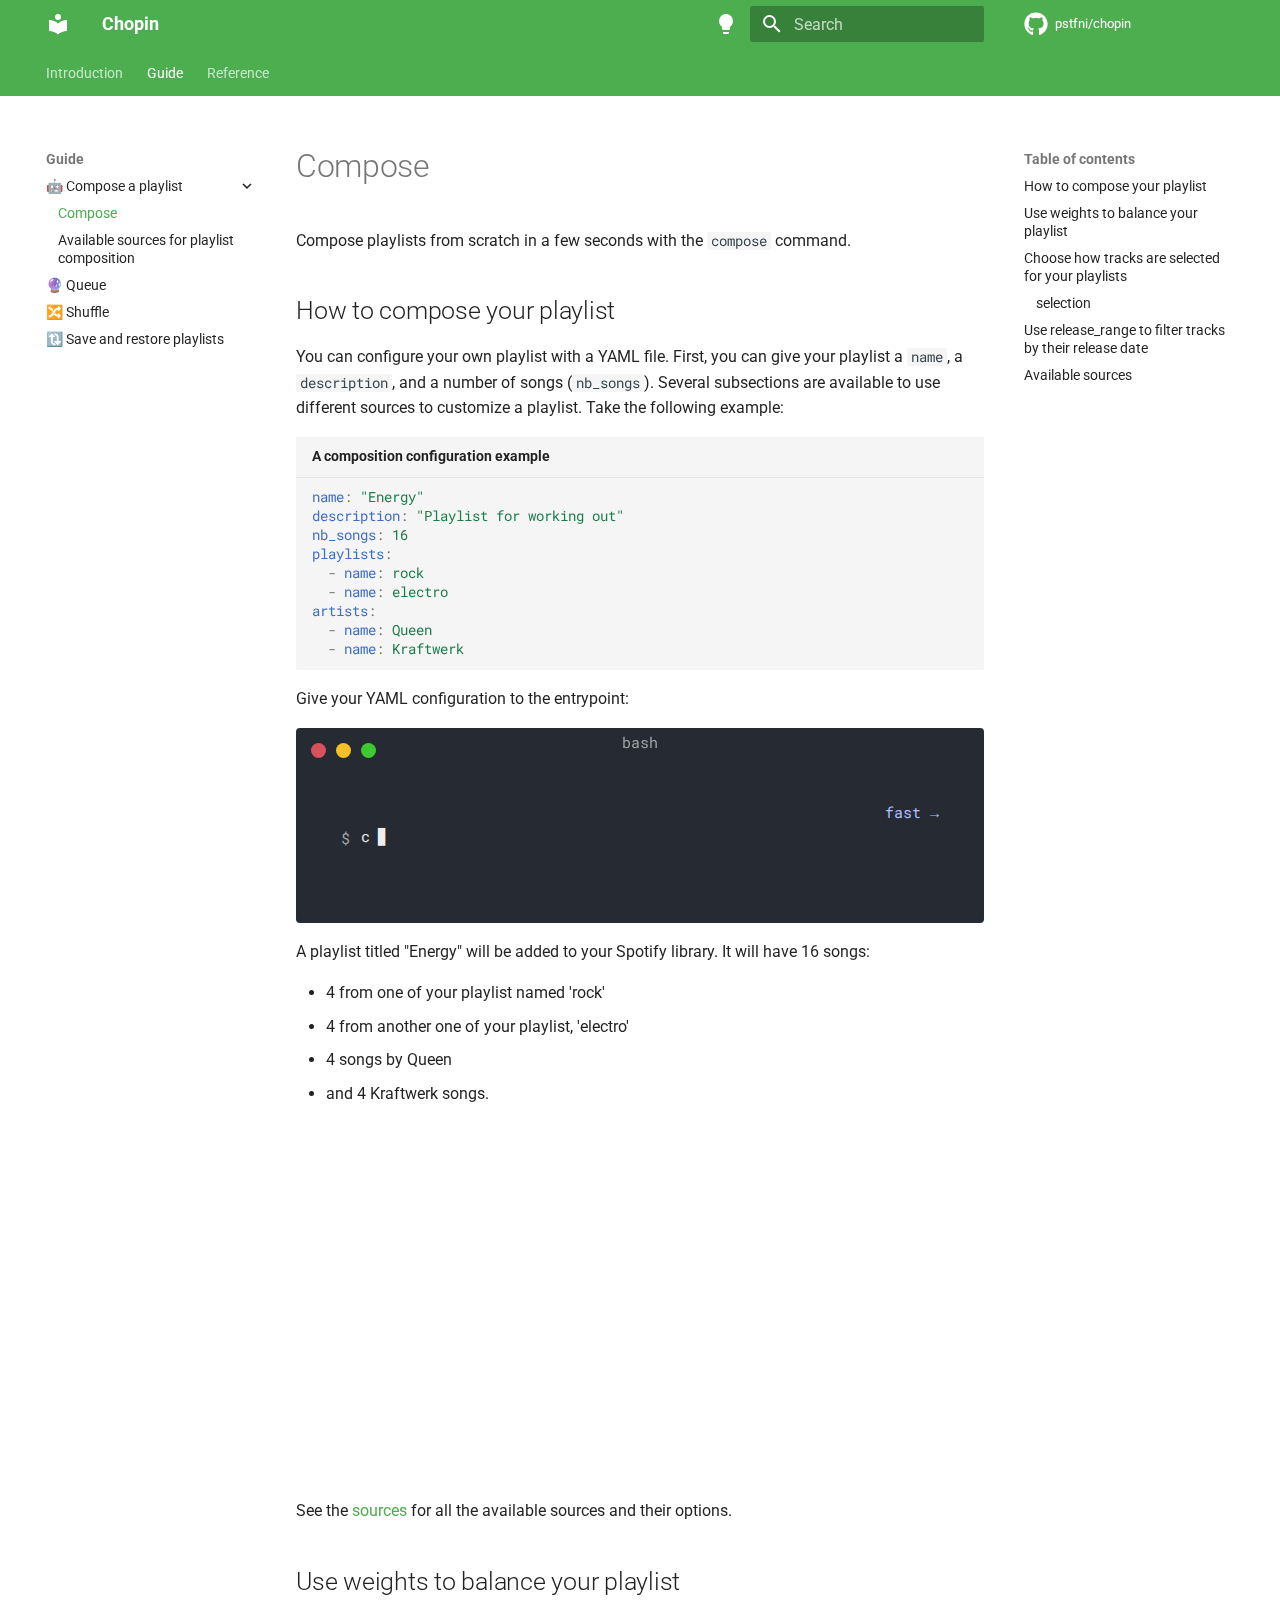
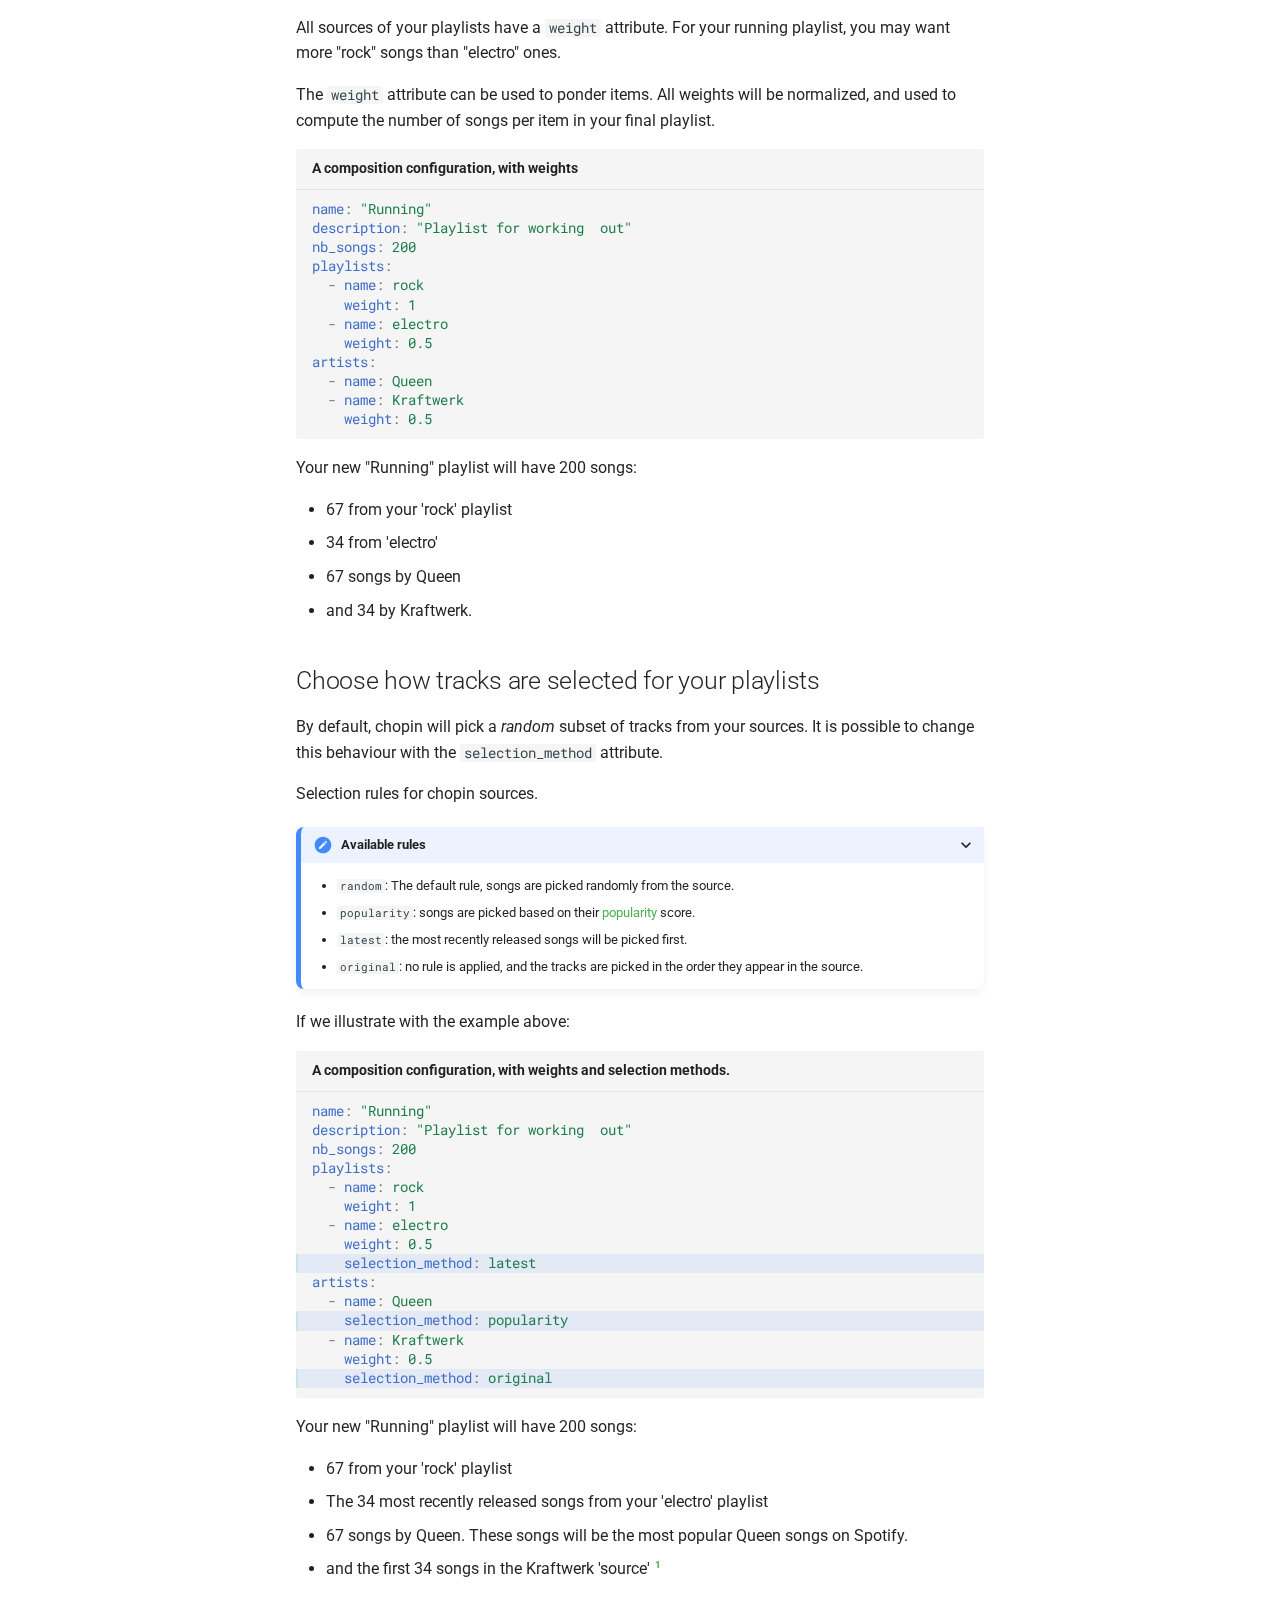
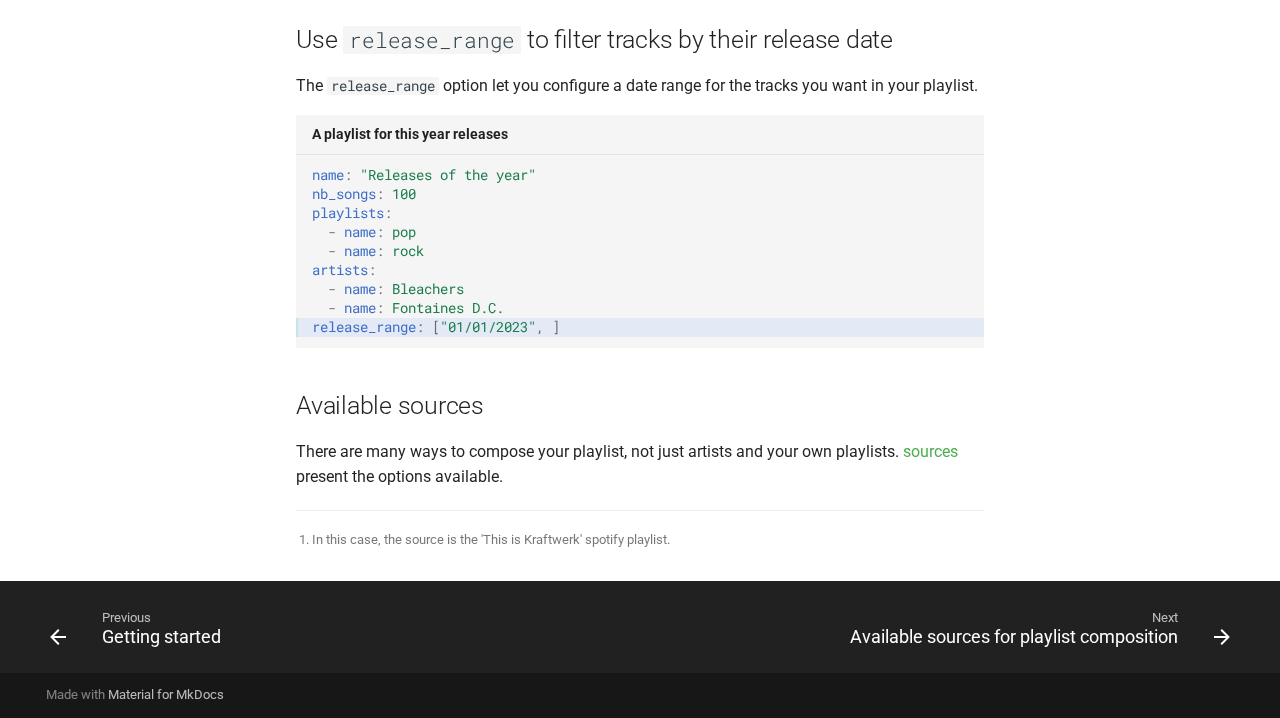
<file: guide/compose/index.html>
<!doctype html>
<html lang="en" class="no-js">
  <head>
    
      <meta charset="utf-8">
      <meta name="viewport" content="width=device-width,initial-scale=1">
      
      
      
      
        <link rel="prev" href="../../getting_started/">
      
      
        <link rel="next" href="../sources/">
      
      
      <link rel="icon" href="../../assets/images/favicon.png">
      <meta name="generator" content="mkdocs-1.6.1, mkdocs-material-9.6.4">
    
    
      
        <title>Compose - Chopin</title>
      
    
    
      <link rel="stylesheet" href="../../assets/stylesheets/main.8608ea7d.min.css">
      
        
        <link rel="stylesheet" href="../../assets/stylesheets/palette.06af60db.min.css">
      
      
  
  
    
    
  
  
  <style>:root{--md-admonition-icon--tip:url('data:image/svg+xml;charset=utf-8,<svg xmlns="http://www.w3.org/2000/svg" viewBox="0 0 24 24"><path d="M17 9v3h-3v2h3v3h2v-3h3v-2h-3V9zM9 3v10.55c-.59-.34-1.27-.55-2-.55-2.21 0-4 1.79-4 4s1.79 4 4 4 4-1.79 4-4V7h4V3z"/></svg>');}</style>



    
    
      
    
    
      
        
        
        <link rel="preconnect" href="https://fonts.gstatic.com" crossorigin>
        <link rel="stylesheet" href="https://fonts.googleapis.com/css?family=Roboto:300,300i,400,400i,700,700i%7CRoboto+Mono:400,400i,700,700i&display=fallback">
        <style>:root{--md-text-font:"Roboto";--md-code-font:"Roboto Mono"}</style>
      
    
    
      <link rel="stylesheet" href="../../assets/_mkdocstrings.css">
    
      <link rel="stylesheet" href="../../assets/stylesheets/custom.css">
    
      <link rel="stylesheet" href="../../assets/stylesheets/termynal.css">
    
    <script>__md_scope=new URL("../..",location),__md_hash=e=>[...e].reduce(((e,_)=>(e<<5)-e+_.charCodeAt(0)),0),__md_get=(e,_=localStorage,t=__md_scope)=>JSON.parse(_.getItem(t.pathname+"."+e)),__md_set=(e,_,t=localStorage,a=__md_scope)=>{try{t.setItem(a.pathname+"."+e,JSON.stringify(_))}catch(e){}}</script>
    
      

    
    
    
  </head>
  
  
    
    
      
    
    
    
    
    <body dir="ltr" data-md-color-scheme="default" data-md-color-primary="green" data-md-color-accent="green">
  
    
    <input class="md-toggle" data-md-toggle="drawer" type="checkbox" id="__drawer" autocomplete="off">
    <input class="md-toggle" data-md-toggle="search" type="checkbox" id="__search" autocomplete="off">
    <label class="md-overlay" for="__drawer"></label>
    <div data-md-component="skip">
      
        
        <a href="#compose" class="md-skip">
          Skip to content
        </a>
      
    </div>
    <div data-md-component="announce">
      
    </div>
    
    
      

<header class="md-header" data-md-component="header">
  <nav class="md-header__inner md-grid" aria-label="Header">
    <a href="../.." title="Chopin" class="md-header__button md-logo" aria-label="Chopin" data-md-component="logo">
      
  
  <svg xmlns="http://www.w3.org/2000/svg" viewBox="0 0 24 24"><path d="M12 8a3 3 0 0 0 3-3 3 3 0 0 0-3-3 3 3 0 0 0-3 3 3 3 0 0 0 3 3m0 3.54C9.64 9.35 6.5 8 3 8v11c3.5 0 6.64 1.35 9 3.54 2.36-2.19 5.5-3.54 9-3.54V8c-3.5 0-6.64 1.35-9 3.54"/></svg>

    </a>
    <label class="md-header__button md-icon" for="__drawer">
      
      <svg xmlns="http://www.w3.org/2000/svg" viewBox="0 0 24 24"><path d="M3 6h18v2H3zm0 5h18v2H3zm0 5h18v2H3z"/></svg>
    </label>
    <div class="md-header__title" data-md-component="header-title">
      <div class="md-header__ellipsis">
        <div class="md-header__topic">
          <span class="md-ellipsis">
            Chopin
          </span>
        </div>
        <div class="md-header__topic" data-md-component="header-topic">
          <span class="md-ellipsis">
            
              Compose
            
          </span>
        </div>
      </div>
    </div>
    
      
        <form class="md-header__option" data-md-component="palette">
  
    
    
    
    <input class="md-option" data-md-color-media="" data-md-color-scheme="default" data-md-color-primary="green" data-md-color-accent="green"  aria-label="Switch to dark mode"  type="radio" name="__palette" id="__palette_0">
    
      <label class="md-header__button md-icon" title="Switch to dark mode" for="__palette_1" hidden>
        <svg xmlns="http://www.w3.org/2000/svg" viewBox="0 0 24 24"><path d="M12 2a7 7 0 0 0-7 7c0 2.38 1.19 4.47 3 5.74V17a1 1 0 0 0 1 1h6a1 1 0 0 0 1-1v-2.26c1.81-1.27 3-3.36 3-5.74a7 7 0 0 0-7-7M9 21a1 1 0 0 0 1 1h4a1 1 0 0 0 1-1v-1H9z"/></svg>
      </label>
    
  
    
    
    
    <input class="md-option" data-md-color-media="" data-md-color-scheme="slate" data-md-color-primary="green" data-md-color-accent="green"  aria-label="Switch to light mode"  type="radio" name="__palette" id="__palette_1">
    
      <label class="md-header__button md-icon" title="Switch to light mode" for="__palette_0" hidden>
        <svg xmlns="http://www.w3.org/2000/svg" viewBox="0 0 24 24"><path d="M12 2a7 7 0 0 1 7 7c0 2.38-1.19 4.47-3 5.74V17a1 1 0 0 1-1 1H9a1 1 0 0 1-1-1v-2.26C6.19 13.47 5 11.38 5 9a7 7 0 0 1 7-7M9 21v-1h6v1a1 1 0 0 1-1 1h-4a1 1 0 0 1-1-1m3-17a5 5 0 0 0-5 5c0 2.05 1.23 3.81 3 4.58V16h4v-2.42c1.77-.77 3-2.53 3-4.58a5 5 0 0 0-5-5"/></svg>
      </label>
    
  
</form>
      
    
    
      <script>var palette=__md_get("__palette");if(palette&&palette.color){if("(prefers-color-scheme)"===palette.color.media){var media=matchMedia("(prefers-color-scheme: light)"),input=document.querySelector(media.matches?"[data-md-color-media='(prefers-color-scheme: light)']":"[data-md-color-media='(prefers-color-scheme: dark)']");palette.color.media=input.getAttribute("data-md-color-media"),palette.color.scheme=input.getAttribute("data-md-color-scheme"),palette.color.primary=input.getAttribute("data-md-color-primary"),palette.color.accent=input.getAttribute("data-md-color-accent")}for(var[key,value]of Object.entries(palette.color))document.body.setAttribute("data-md-color-"+key,value)}</script>
    
    
    
      <label class="md-header__button md-icon" for="__search">
        
        <svg xmlns="http://www.w3.org/2000/svg" viewBox="0 0 24 24"><path d="M9.5 3A6.5 6.5 0 0 1 16 9.5c0 1.61-.59 3.09-1.56 4.23l.27.27h.79l5 5-1.5 1.5-5-5v-.79l-.27-.27A6.52 6.52 0 0 1 9.5 16 6.5 6.5 0 0 1 3 9.5 6.5 6.5 0 0 1 9.5 3m0 2C7 5 5 7 5 9.5S7 14 9.5 14 14 12 14 9.5 12 5 9.5 5"/></svg>
      </label>
      <div class="md-search" data-md-component="search" role="dialog">
  <label class="md-search__overlay" for="__search"></label>
  <div class="md-search__inner" role="search">
    <form class="md-search__form" name="search">
      <input type="text" class="md-search__input" name="query" aria-label="Search" placeholder="Search" autocapitalize="off" autocorrect="off" autocomplete="off" spellcheck="false" data-md-component="search-query" required>
      <label class="md-search__icon md-icon" for="__search">
        
        <svg xmlns="http://www.w3.org/2000/svg" viewBox="0 0 24 24"><path d="M9.5 3A6.5 6.5 0 0 1 16 9.5c0 1.61-.59 3.09-1.56 4.23l.27.27h.79l5 5-1.5 1.5-5-5v-.79l-.27-.27A6.52 6.52 0 0 1 9.5 16 6.5 6.5 0 0 1 3 9.5 6.5 6.5 0 0 1 9.5 3m0 2C7 5 5 7 5 9.5S7 14 9.5 14 14 12 14 9.5 12 5 9.5 5"/></svg>
        
        <svg xmlns="http://www.w3.org/2000/svg" viewBox="0 0 24 24"><path d="M20 11v2H8l5.5 5.5-1.42 1.42L4.16 12l7.92-7.92L13.5 5.5 8 11z"/></svg>
      </label>
      <nav class="md-search__options" aria-label="Search">
        
        <button type="reset" class="md-search__icon md-icon" title="Clear" aria-label="Clear" tabindex="-1">
          
          <svg xmlns="http://www.w3.org/2000/svg" viewBox="0 0 24 24"><path d="M19 6.41 17.59 5 12 10.59 6.41 5 5 6.41 10.59 12 5 17.59 6.41 19 12 13.41 17.59 19 19 17.59 13.41 12z"/></svg>
        </button>
      </nav>
      
    </form>
    <div class="md-search__output">
      <div class="md-search__scrollwrap" tabindex="0" data-md-scrollfix>
        <div class="md-search-result" data-md-component="search-result">
          <div class="md-search-result__meta">
            Initializing search
          </div>
          <ol class="md-search-result__list" role="presentation"></ol>
        </div>
      </div>
    </div>
  </div>
</div>
    
    
      <div class="md-header__source">
        <a href="https://github.com/pstfni/chopin" title="Go to repository" class="md-source" data-md-component="source">
  <div class="md-source__icon md-icon">
    
    <svg xmlns="http://www.w3.org/2000/svg" viewBox="0 0 496 512"><!--! Font Awesome Free 6.7.2 by @fontawesome - https://fontawesome.com License - https://fontawesome.com/license/free (Icons: CC BY 4.0, Fonts: SIL OFL 1.1, Code: MIT License) Copyright 2024 Fonticons, Inc.--><path d="M165.9 397.4c0 2-2.3 3.6-5.2 3.6-3.3.3-5.6-1.3-5.6-3.6 0-2 2.3-3.6 5.2-3.6 3-.3 5.6 1.3 5.6 3.6m-31.1-4.5c-.7 2 1.3 4.3 4.3 4.9 2.6 1 5.6 0 6.2-2s-1.3-4.3-4.3-5.2c-2.6-.7-5.5.3-6.2 2.3m44.2-1.7c-2.9.7-4.9 2.6-4.6 4.9.3 2 2.9 3.3 5.9 2.6 2.9-.7 4.9-2.6 4.6-4.6-.3-1.9-3-3.2-5.9-2.9M244.8 8C106.1 8 0 113.3 0 252c0 110.9 69.8 205.8 169.5 239.2 12.8 2.3 17.3-5.6 17.3-12.1 0-6.2-.3-40.4-.3-61.4 0 0-70 15-84.7-29.8 0 0-11.4-29.1-27.8-36.6 0 0-22.9-15.7 1.6-15.4 0 0 24.9 2 38.6 25.8 21.9 38.6 58.6 27.5 72.9 20.9 2.3-16 8.8-27.1 16-33.7-55.9-6.2-112.3-14.3-112.3-110.5 0-27.5 7.6-41.3 23.6-58.9-2.6-6.5-11.1-33.3 2.6-67.9 20.9-6.5 69 27 69 27 20-5.6 41.5-8.5 62.8-8.5s42.8 2.9 62.8 8.5c0 0 48.1-33.6 69-27 13.7 34.7 5.2 61.4 2.6 67.9 16 17.7 25.8 31.5 25.8 58.9 0 96.5-58.9 104.2-114.8 110.5 9.2 7.9 17 22.9 17 46.4 0 33.7-.3 75.4-.3 83.6 0 6.5 4.6 14.4 17.3 12.1C428.2 457.8 496 362.9 496 252 496 113.3 383.5 8 244.8 8M97.2 352.9c-1.3 1-1 3.3.7 5.2 1.6 1.6 3.9 2.3 5.2 1 1.3-1 1-3.3-.7-5.2-1.6-1.6-3.9-2.3-5.2-1m-10.8-8.1c-.7 1.3.3 2.9 2.3 3.9 1.6 1 3.6.7 4.3-.7.7-1.3-.3-2.9-2.3-3.9-2-.6-3.6-.3-4.3.7m32.4 35.6c-1.6 1.3-1 4.3 1.3 6.2 2.3 2.3 5.2 2.6 6.5 1 1.3-1.3.7-4.3-1.3-6.2-2.2-2.3-5.2-2.6-6.5-1m-11.4-14.7c-1.6 1-1.6 3.6 0 5.9s4.3 3.3 5.6 2.3c1.6-1.3 1.6-3.9 0-6.2-1.4-2.3-4-3.3-5.6-2"/></svg>
  </div>
  <div class="md-source__repository">
    pstfni/chopin
  </div>
</a>
      </div>
    
  </nav>
  
</header>
    
    <div class="md-container" data-md-component="container">
      
      
        
          
            
<nav class="md-tabs" aria-label="Tabs" data-md-component="tabs">
  <div class="md-grid">
    <ul class="md-tabs__list">
      
        
  
  
  
    
    
      <li class="md-tabs__item">
        <a href="../.." class="md-tabs__link">
          
  
    
  
  Introduction

        </a>
      </li>
    
  

      
        
  
  
    
  
  
    
    
      
  
  
    
  
  
    
    
      <li class="md-tabs__item md-tabs__item--active">
        <a href="./" class="md-tabs__link">
          
  
    
  
  Guide

        </a>
      </li>
    
  

    
  

      
        
  
  
  
    
    
      <li class="md-tabs__item">
        <a href="../../reference/" class="md-tabs__link">
          
  
    
  
  Reference

        </a>
      </li>
    
  

      
    </ul>
  </div>
</nav>
          
        
      
      <main class="md-main" data-md-component="main">
        <div class="md-main__inner md-grid">
          
            
              
              <div class="md-sidebar md-sidebar--primary" data-md-component="sidebar" data-md-type="navigation" >
                <div class="md-sidebar__scrollwrap">
                  <div class="md-sidebar__inner">
                    


  


<nav class="md-nav md-nav--primary md-nav--lifted" aria-label="Navigation" data-md-level="0">
  <label class="md-nav__title" for="__drawer">
    <a href="../.." title="Chopin" class="md-nav__button md-logo" aria-label="Chopin" data-md-component="logo">
      
  
  <svg xmlns="http://www.w3.org/2000/svg" viewBox="0 0 24 24"><path d="M12 8a3 3 0 0 0 3-3 3 3 0 0 0-3-3 3 3 0 0 0-3 3 3 3 0 0 0 3 3m0 3.54C9.64 9.35 6.5 8 3 8v11c3.5 0 6.64 1.35 9 3.54 2.36-2.19 5.5-3.54 9-3.54V8c-3.5 0-6.64 1.35-9 3.54"/></svg>

    </a>
    Chopin
  </label>
  
    <div class="md-nav__source">
      <a href="https://github.com/pstfni/chopin" title="Go to repository" class="md-source" data-md-component="source">
  <div class="md-source__icon md-icon">
    
    <svg xmlns="http://www.w3.org/2000/svg" viewBox="0 0 496 512"><!--! Font Awesome Free 6.7.2 by @fontawesome - https://fontawesome.com License - https://fontawesome.com/license/free (Icons: CC BY 4.0, Fonts: SIL OFL 1.1, Code: MIT License) Copyright 2024 Fonticons, Inc.--><path d="M165.9 397.4c0 2-2.3 3.6-5.2 3.6-3.3.3-5.6-1.3-5.6-3.6 0-2 2.3-3.6 5.2-3.6 3-.3 5.6 1.3 5.6 3.6m-31.1-4.5c-.7 2 1.3 4.3 4.3 4.9 2.6 1 5.6 0 6.2-2s-1.3-4.3-4.3-5.2c-2.6-.7-5.5.3-6.2 2.3m44.2-1.7c-2.9.7-4.9 2.6-4.6 4.9.3 2 2.9 3.3 5.9 2.6 2.9-.7 4.9-2.6 4.6-4.6-.3-1.9-3-3.2-5.9-2.9M244.8 8C106.1 8 0 113.3 0 252c0 110.9 69.8 205.8 169.5 239.2 12.8 2.3 17.3-5.6 17.3-12.1 0-6.2-.3-40.4-.3-61.4 0 0-70 15-84.7-29.8 0 0-11.4-29.1-27.8-36.6 0 0-22.9-15.7 1.6-15.4 0 0 24.9 2 38.6 25.8 21.9 38.6 58.6 27.5 72.9 20.9 2.3-16 8.8-27.1 16-33.7-55.9-6.2-112.3-14.3-112.3-110.5 0-27.5 7.6-41.3 23.6-58.9-2.6-6.5-11.1-33.3 2.6-67.9 20.9-6.5 69 27 69 27 20-5.6 41.5-8.5 62.8-8.5s42.8 2.9 62.8 8.5c0 0 48.1-33.6 69-27 13.7 34.7 5.2 61.4 2.6 67.9 16 17.7 25.8 31.5 25.8 58.9 0 96.5-58.9 104.2-114.8 110.5 9.2 7.9 17 22.9 17 46.4 0 33.7-.3 75.4-.3 83.6 0 6.5 4.6 14.4 17.3 12.1C428.2 457.8 496 362.9 496 252 496 113.3 383.5 8 244.8 8M97.2 352.9c-1.3 1-1 3.3.7 5.2 1.6 1.6 3.9 2.3 5.2 1 1.3-1 1-3.3-.7-5.2-1.6-1.6-3.9-2.3-5.2-1m-10.8-8.1c-.7 1.3.3 2.9 2.3 3.9 1.6 1 3.6.7 4.3-.7.7-1.3-.3-2.9-2.3-3.9-2-.6-3.6-.3-4.3.7m32.4 35.6c-1.6 1.3-1 4.3 1.3 6.2 2.3 2.3 5.2 2.6 6.5 1 1.3-1.3.7-4.3-1.3-6.2-2.2-2.3-5.2-2.6-6.5-1m-11.4-14.7c-1.6 1-1.6 3.6 0 5.9s4.3 3.3 5.6 2.3c1.6-1.3 1.6-3.9 0-6.2-1.4-2.3-4-3.3-5.6-2"/></svg>
  </div>
  <div class="md-source__repository">
    pstfni/chopin
  </div>
</a>
    </div>
  
  <ul class="md-nav__list" data-md-scrollfix>
    
      
      
  
  
  
  
    
    
      
        
          
        
      
        
      
    
    
      
      
    
    
    <li class="md-nav__item md-nav__item--nested">
      
        
        
        <input class="md-nav__toggle md-toggle " type="checkbox" id="__nav_1" >
        
          
          
          <div class="md-nav__link md-nav__container">
            <a href="../.." class="md-nav__link ">
              
  
  <span class="md-ellipsis">
    Introduction
    
  </span>
  

            </a>
            
              
              <label class="md-nav__link " for="__nav_1" id="__nav_1_label" tabindex="0">
                <span class="md-nav__icon md-icon"></span>
              </label>
            
          </div>
        
        <nav class="md-nav" data-md-level="1" aria-labelledby="__nav_1_label" aria-expanded="false">
          <label class="md-nav__title" for="__nav_1">
            <span class="md-nav__icon md-icon"></span>
            Introduction
          </label>
          <ul class="md-nav__list" data-md-scrollfix>
            
              
            
              
                
  
  
  
  
    <li class="md-nav__item">
      <a href="../../getting_started/" class="md-nav__link">
        
  
  <span class="md-ellipsis">
    Getting started
    
  </span>
  

      </a>
    </li>
  

              
            
          </ul>
        </nav>
      
    </li>
  

    
      
      
  
  
    
  
  
  
    
    
      
        
      
        
      
        
      
        
      
    
    
      
        
        
      
      
    
    
    <li class="md-nav__item md-nav__item--active md-nav__item--section md-nav__item--nested">
      
        
        
        <input class="md-nav__toggle md-toggle " type="checkbox" id="__nav_2" checked>
        
          
          <label class="md-nav__link" for="__nav_2" id="__nav_2_label" tabindex="">
            
  
  <span class="md-ellipsis">
    Guide
    
  </span>
  

            <span class="md-nav__icon md-icon"></span>
          </label>
        
        <nav class="md-nav" data-md-level="1" aria-labelledby="__nav_2_label" aria-expanded="true">
          <label class="md-nav__title" for="__nav_2">
            <span class="md-nav__icon md-icon"></span>
            Guide
          </label>
          <ul class="md-nav__list" data-md-scrollfix>
            
              
                
  
  
    
  
  
  
    
    
      
        
      
        
      
    
    
      
      
    
    
    <li class="md-nav__item md-nav__item--active md-nav__item--nested">
      
        
        
        <input class="md-nav__toggle md-toggle " type="checkbox" id="__nav_2_1" checked>
        
          
          <label class="md-nav__link" for="__nav_2_1" id="__nav_2_1_label" tabindex="0">
            
  
  <span class="md-ellipsis">
    🤖 Compose a playlist
    
  </span>
  

            <span class="md-nav__icon md-icon"></span>
          </label>
        
        <nav class="md-nav" data-md-level="2" aria-labelledby="__nav_2_1_label" aria-expanded="true">
          <label class="md-nav__title" for="__nav_2_1">
            <span class="md-nav__icon md-icon"></span>
            🤖 Compose a playlist
          </label>
          <ul class="md-nav__list" data-md-scrollfix>
            
              
                
  
  
    
  
  
  
    <li class="md-nav__item md-nav__item--active">
      
      <input class="md-nav__toggle md-toggle" type="checkbox" id="__toc">
      
      
        
      
      
        <label class="md-nav__link md-nav__link--active" for="__toc">
          
  
  <span class="md-ellipsis">
    Compose
    
  </span>
  

          <span class="md-nav__icon md-icon"></span>
        </label>
      
      <a href="./" class="md-nav__link md-nav__link--active">
        
  
  <span class="md-ellipsis">
    Compose
    
  </span>
  

      </a>
      
        

<nav class="md-nav md-nav--secondary" aria-label="Table of contents">
  
  
  
    
  
  
    <label class="md-nav__title" for="__toc">
      <span class="md-nav__icon md-icon"></span>
      Table of contents
    </label>
    <ul class="md-nav__list" data-md-component="toc" data-md-scrollfix>
      
        <li class="md-nav__item">
  <a href="#how-to-compose-your-playlist" class="md-nav__link">
    <span class="md-ellipsis">
      How to compose your playlist
    </span>
  </a>
  
</li>
      
        <li class="md-nav__item">
  <a href="#use-weights-to-balance-your-playlist" class="md-nav__link">
    <span class="md-ellipsis">
      Use weights to balance your playlist
    </span>
  </a>
  
</li>
      
        <li class="md-nav__item">
  <a href="#choose-how-tracks-are-selected-for-your-playlists" class="md-nav__link">
    <span class="md-ellipsis">
      Choose how tracks are selected for your playlists
    </span>
  </a>
  
    <nav class="md-nav" aria-label="Choose how tracks are selected for your playlists">
      <ul class="md-nav__list">
        
          <li class="md-nav__item">
  <a href="#chopin.managers.selection" class="md-nav__link">
    <span class="md-ellipsis">
      selection
    </span>
  </a>
  
</li>
        
      </ul>
    </nav>
  
</li>
      
        <li class="md-nav__item">
  <a href="#use-release_range-to-filter-tracks-by-their-release-date" class="md-nav__link">
    <span class="md-ellipsis">
      Use release_range to filter tracks by their release date
    </span>
  </a>
  
</li>
      
        <li class="md-nav__item">
  <a href="#available-sources" class="md-nav__link">
    <span class="md-ellipsis">
      Available sources
    </span>
  </a>
  
</li>
      
    </ul>
  
</nav>
      
    </li>
  

              
            
              
                
  
  
  
  
    <li class="md-nav__item">
      <a href="../sources/" class="md-nav__link">
        
  
  <span class="md-ellipsis">
    Available sources for playlist composition
    
  </span>
  

      </a>
    </li>
  

              
            
          </ul>
        </nav>
      
    </li>
  

              
            
              
                
  
  
  
  
    <li class="md-nav__item">
      <a href="../queue/" class="md-nav__link">
        
  
  <span class="md-ellipsis">
    🔮 Queue
    
  </span>
  

      </a>
    </li>
  

              
            
              
                
  
  
  
  
    <li class="md-nav__item">
      <a href="../shuffle/" class="md-nav__link">
        
  
  <span class="md-ellipsis">
    🔀 Shuffle
    
  </span>
  

      </a>
    </li>
  

              
            
              
                
  
  
  
  
    <li class="md-nav__item">
      <a href="../backup_and_restore/" class="md-nav__link">
        
  
  <span class="md-ellipsis">
    🔃 Save and restore playlists
    
  </span>
  

      </a>
    </li>
  

              
            
          </ul>
        </nav>
      
    </li>
  

    
      
      
  
  
  
  
    
    
      
        
          
        
      
        
      
        
      
        
      
        
      
        
      
    
    
      
      
    
    
    <li class="md-nav__item md-nav__item--nested">
      
        
        
        <input class="md-nav__toggle md-toggle " type="checkbox" id="__nav_3" >
        
          
          
          <div class="md-nav__link md-nav__container">
            <a href="../../reference/" class="md-nav__link ">
              
  
  <span class="md-ellipsis">
    Reference
    
  </span>
  

            </a>
            
              
              <label class="md-nav__link " for="__nav_3" id="__nav_3_label" tabindex="0">
                <span class="md-nav__icon md-icon"></span>
              </label>
            
          </div>
        
        <nav class="md-nav" data-md-level="1" aria-labelledby="__nav_3_label" aria-expanded="false">
          <label class="md-nav__title" for="__nav_3">
            <span class="md-nav__icon md-icon"></span>
            Reference
          </label>
          <ul class="md-nav__list" data-md-scrollfix>
            
              
            
              
                
  
  
  
  
    <li class="md-nav__item">
      <a href="../../reference/entrypoints/" class="md-nav__link">
        
  
  <span class="md-ellipsis">
    Commands
    
  </span>
  

      </a>
    </li>
  

              
            
              
                
  
  
  
  
    <li class="md-nav__item">
      <a href="../../reference/managers/" class="md-nav__link">
        
  
  <span class="md-ellipsis">
    Managers
    
  </span>
  

      </a>
    </li>
  

              
            
              
                
  
  
  
  
    <li class="md-nav__item">
      <a href="../../reference/client/" class="md-nav__link">
        
  
  <span class="md-ellipsis">
    Spotify API related operations
    
  </span>
  

      </a>
    </li>
  

              
            
              
                
  
  
  
  
    <li class="md-nav__item">
      <a href="../../reference/schemas/" class="md-nav__link">
        
  
  <span class="md-ellipsis">
    Schemas
    
  </span>
  

      </a>
    </li>
  

              
            
              
                
  
  
  
  
    <li class="md-nav__item">
      <a href="../../reference/tools/" class="md-nav__link">
        
  
  <span class="md-ellipsis">
    Tools
    
  </span>
  

      </a>
    </li>
  

              
            
          </ul>
        </nav>
      
    </li>
  

    
  </ul>
</nav>
                  </div>
                </div>
              </div>
            
            
              
              <div class="md-sidebar md-sidebar--secondary" data-md-component="sidebar" data-md-type="toc" >
                <div class="md-sidebar__scrollwrap">
                  <div class="md-sidebar__inner">
                    

<nav class="md-nav md-nav--secondary" aria-label="Table of contents">
  
  
  
    
  
  
    <label class="md-nav__title" for="__toc">
      <span class="md-nav__icon md-icon"></span>
      Table of contents
    </label>
    <ul class="md-nav__list" data-md-component="toc" data-md-scrollfix>
      
        <li class="md-nav__item">
  <a href="#how-to-compose-your-playlist" class="md-nav__link">
    <span class="md-ellipsis">
      How to compose your playlist
    </span>
  </a>
  
</li>
      
        <li class="md-nav__item">
  <a href="#use-weights-to-balance-your-playlist" class="md-nav__link">
    <span class="md-ellipsis">
      Use weights to balance your playlist
    </span>
  </a>
  
</li>
      
        <li class="md-nav__item">
  <a href="#choose-how-tracks-are-selected-for-your-playlists" class="md-nav__link">
    <span class="md-ellipsis">
      Choose how tracks are selected for your playlists
    </span>
  </a>
  
    <nav class="md-nav" aria-label="Choose how tracks are selected for your playlists">
      <ul class="md-nav__list">
        
          <li class="md-nav__item">
  <a href="#chopin.managers.selection" class="md-nav__link">
    <span class="md-ellipsis">
      selection
    </span>
  </a>
  
</li>
        
      </ul>
    </nav>
  
</li>
      
        <li class="md-nav__item">
  <a href="#use-release_range-to-filter-tracks-by-their-release-date" class="md-nav__link">
    <span class="md-ellipsis">
      Use release_range to filter tracks by their release date
    </span>
  </a>
  
</li>
      
        <li class="md-nav__item">
  <a href="#available-sources" class="md-nav__link">
    <span class="md-ellipsis">
      Available sources
    </span>
  </a>
  
</li>
      
    </ul>
  
</nav>
                  </div>
                </div>
              </div>
            
          
          
            <div class="md-content" data-md-component="content">
              <article class="md-content__inner md-typeset">
                
                  


  
  


<h1 id="compose">Compose</h1>
<p>Compose playlists from scratch in a few seconds with the <code>compose</code> command.</p>
<h2 id="how-to-compose-your-playlist">How to compose your playlist</h2>
<p>You can configure your own playlist with a YAML file. First, you can give your playlist a <code>name</code>, a <code>description</code>, and a number of songs (<code>nb_songs</code>).
Several subsections are available to use different sources to customize a playlist. Take the following example:</p>
<div class="highlight"><span class="filename">A composition configuration example</span><pre><span></span><code><a id="__codelineno-0-1" name="__codelineno-0-1" href="#__codelineno-0-1"></a><span class="nt">name</span><span class="p">:</span><span class="w"> </span><span class="s">&quot;Energy&quot;</span>
<a id="__codelineno-0-2" name="__codelineno-0-2" href="#__codelineno-0-2"></a><span class="nt">description</span><span class="p">:</span><span class="w"> </span><span class="s">&quot;Playlist</span><span class="nv"> </span><span class="s">for</span><span class="nv"> </span><span class="s">working</span><span class="nv"> </span><span class="s">out&quot;</span>
<a id="__codelineno-0-3" name="__codelineno-0-3" href="#__codelineno-0-3"></a><span class="nt">nb_songs</span><span class="p">:</span><span class="w"> </span><span class="l l-Scalar l-Scalar-Plain">16</span>
<a id="__codelineno-0-4" name="__codelineno-0-4" href="#__codelineno-0-4"></a><span class="nt">playlists</span><span class="p">:</span>
<a id="__codelineno-0-5" name="__codelineno-0-5" href="#__codelineno-0-5"></a><span class="w">  </span><span class="p p-Indicator">-</span><span class="w"> </span><span class="nt">name</span><span class="p">:</span><span class="w"> </span><span class="l l-Scalar l-Scalar-Plain">rock</span>
<a id="__codelineno-0-6" name="__codelineno-0-6" href="#__codelineno-0-6"></a><span class="w">  </span><span class="p p-Indicator">-</span><span class="w"> </span><span class="nt">name</span><span class="p">:</span><span class="w"> </span><span class="l l-Scalar l-Scalar-Plain">electro</span>
<a id="__codelineno-0-7" name="__codelineno-0-7" href="#__codelineno-0-7"></a><span class="nt">artists</span><span class="p">:</span>
<a id="__codelineno-0-8" name="__codelineno-0-8" href="#__codelineno-0-8"></a><span class="w">  </span><span class="p p-Indicator">-</span><span class="w"> </span><span class="nt">name</span><span class="p">:</span><span class="w"> </span><span class="l l-Scalar l-Scalar-Plain">Queen</span>
<a id="__codelineno-0-9" name="__codelineno-0-9" href="#__codelineno-0-9"></a><span class="w">  </span><span class="p p-Indicator">-</span><span class="w"> </span><span class="nt">name</span><span class="p">:</span><span class="w"> </span><span class="l l-Scalar l-Scalar-Plain">Kraftwerk</span>
</code></pre></div>
<p>Give your YAML configuration to the entrypoint:</p>
<div class="termy">
<div class="highlight"><pre><span></span><code><a id="__codelineno-1-1" name="__codelineno-1-1" href="#__codelineno-1-1"></a><span class="gp">$ </span>compose<span class="w"> </span>--configuration<span class="w"> </span>playlist_composition.yaml
</code></pre></div>
</div>

<p>A playlist titled "Energy" will be added to your Spotify library. It will have 16 songs:</p>
<ul>
<li>4 from one of your playlist named 'rock'</li>
<li>4 from another one of your playlist, 'electro'</li>
<li>4 songs by Queen</li>
<li>and 4 Kraftwerk songs.</li>
</ul>
<iframe style="border-radius:12px" src="https://open.spotify.com/embed/playlist/4eOSdWiCJQeMmLAdC479UV?utm_source=generator&theme=0" width="100%" height="352" frameBorder="0" allowfullscreen="" allow="autoplay; clipboard-write; encrypted-media; fullscreen; picture-in-picture" loading="lazy"></iframe>

<p>See the <a href="../sources/">sources</a> for all the available sources and their options.</p>
<h2 id="use-weights-to-balance-your-playlist">Use weights to balance your playlist</h2>
<p>All sources of your playlists have a <code>weight</code> attribute. For your running playlist, you may want
more "rock" songs than "electro" ones.</p>
<p>The <code>weight</code> attribute can be used to ponder items. All weights will be normalized, and used to compute the number of
songs per item in your final playlist.</p>
<div class="highlight"><span class="filename">A composition configuration, with weights</span><pre><span></span><code><a id="__codelineno-2-1" name="__codelineno-2-1" href="#__codelineno-2-1"></a><span class="nt">name</span><span class="p">:</span><span class="w"> </span><span class="s">&quot;Running&quot;</span>
<a id="__codelineno-2-2" name="__codelineno-2-2" href="#__codelineno-2-2"></a><span class="nt">description</span><span class="p">:</span><span class="w"> </span><span class="s">&quot;Playlist</span><span class="nv"> </span><span class="s">for</span><span class="nv"> </span><span class="s">working</span><span class="nv">  </span><span class="s">out&quot;</span>
<a id="__codelineno-2-3" name="__codelineno-2-3" href="#__codelineno-2-3"></a><span class="nt">nb_songs</span><span class="p">:</span><span class="w"> </span><span class="l l-Scalar l-Scalar-Plain">200</span>
<a id="__codelineno-2-4" name="__codelineno-2-4" href="#__codelineno-2-4"></a><span class="nt">playlists</span><span class="p">:</span>
<a id="__codelineno-2-5" name="__codelineno-2-5" href="#__codelineno-2-5"></a><span class="w">  </span><span class="p p-Indicator">-</span><span class="w"> </span><span class="nt">name</span><span class="p">:</span><span class="w"> </span><span class="l l-Scalar l-Scalar-Plain">rock</span>
<a id="__codelineno-2-6" name="__codelineno-2-6" href="#__codelineno-2-6"></a><span class="w">    </span><span class="nt">weight</span><span class="p">:</span><span class="w"> </span><span class="l l-Scalar l-Scalar-Plain">1</span>
<a id="__codelineno-2-7" name="__codelineno-2-7" href="#__codelineno-2-7"></a><span class="w">  </span><span class="p p-Indicator">-</span><span class="w"> </span><span class="nt">name</span><span class="p">:</span><span class="w"> </span><span class="l l-Scalar l-Scalar-Plain">electro</span>
<a id="__codelineno-2-8" name="__codelineno-2-8" href="#__codelineno-2-8"></a><span class="w">    </span><span class="nt">weight</span><span class="p">:</span><span class="w"> </span><span class="l l-Scalar l-Scalar-Plain">0.5</span>
<a id="__codelineno-2-9" name="__codelineno-2-9" href="#__codelineno-2-9"></a><span class="nt">artists</span><span class="p">:</span>
<a id="__codelineno-2-10" name="__codelineno-2-10" href="#__codelineno-2-10"></a><span class="w">  </span><span class="p p-Indicator">-</span><span class="w"> </span><span class="nt">name</span><span class="p">:</span><span class="w"> </span><span class="l l-Scalar l-Scalar-Plain">Queen</span>
<a id="__codelineno-2-11" name="__codelineno-2-11" href="#__codelineno-2-11"></a><span class="w">  </span><span class="p p-Indicator">-</span><span class="w"> </span><span class="nt">name</span><span class="p">:</span><span class="w"> </span><span class="l l-Scalar l-Scalar-Plain">Kraftwerk</span>
<a id="__codelineno-2-12" name="__codelineno-2-12" href="#__codelineno-2-12"></a><span class="w">    </span><span class="nt">weight</span><span class="p">:</span><span class="w"> </span><span class="l l-Scalar l-Scalar-Plain">0.5</span>
</code></pre></div>
<p>Your new "Running" playlist will have 200 songs:</p>
<ul>
<li>67 from your 'rock' playlist</li>
<li>34 from 'electro'</li>
<li>67 songs by Queen</li>
<li>and 34 by Kraftwerk.</li>
</ul>
<h2 id="choose-how-tracks-are-selected-for-your-playlists">Choose how tracks are selected for your playlists</h2>
<p>By default, chopin will pick a <em>random</em> subset of tracks from your sources. It is possible to change this behaviour with the <code>selection_method</code> attribute. </p>


<div class="doc doc-object doc-module">



<a id="chopin.managers.selection"></a>
    <div class="doc doc-contents first">

        <p>Selection rules for chopin sources.</p>


<details class="available-rules" open>
  <summary>Available rules</summary>
  <ul>
<li><code>random</code>: The default rule, songs are picked randomly from the source.</li>
<li><code>popularity</code>: songs are picked based on their
        <a href="https://developer.spotify.com/documentation/web-api/reference/get-track#popularity">popularity</a> score.</li>
<li><code>latest</code>: the most recently released songs will be picked first.</li>
<li><code>original</code>: no rule is applied, and the tracks are picked in the order they appear in the source.</li>
</ul>
</details>







  <div class="doc doc-children">











  </div>

    </div>

</div><p>If we illustrate with the example above:</p>
<div class="highlight"><span class="filename">A composition configuration, with weights and selection methods.</span><pre><span></span><code><a id="__codelineno-3-1" name="__codelineno-3-1" href="#__codelineno-3-1"></a><span class="nt">name</span><span class="p">:</span><span class="w"> </span><span class="s">&quot;Running&quot;</span>
<a id="__codelineno-3-2" name="__codelineno-3-2" href="#__codelineno-3-2"></a><span class="nt">description</span><span class="p">:</span><span class="w"> </span><span class="s">&quot;Playlist</span><span class="nv"> </span><span class="s">for</span><span class="nv"> </span><span class="s">working</span><span class="nv">  </span><span class="s">out&quot;</span>
<a id="__codelineno-3-3" name="__codelineno-3-3" href="#__codelineno-3-3"></a><span class="nt">nb_songs</span><span class="p">:</span><span class="w"> </span><span class="l l-Scalar l-Scalar-Plain">200</span>
<a id="__codelineno-3-4" name="__codelineno-3-4" href="#__codelineno-3-4"></a><span class="nt">playlists</span><span class="p">:</span>
<a id="__codelineno-3-5" name="__codelineno-3-5" href="#__codelineno-3-5"></a><span class="w">  </span><span class="p p-Indicator">-</span><span class="w"> </span><span class="nt">name</span><span class="p">:</span><span class="w"> </span><span class="l l-Scalar l-Scalar-Plain">rock</span>
<a id="__codelineno-3-6" name="__codelineno-3-6" href="#__codelineno-3-6"></a><span class="w">    </span><span class="nt">weight</span><span class="p">:</span><span class="w"> </span><span class="l l-Scalar l-Scalar-Plain">1</span>
<a id="__codelineno-3-7" name="__codelineno-3-7" href="#__codelineno-3-7"></a><span class="w">  </span><span class="p p-Indicator">-</span><span class="w"> </span><span class="nt">name</span><span class="p">:</span><span class="w"> </span><span class="l l-Scalar l-Scalar-Plain">electro</span>
<a id="__codelineno-3-8" name="__codelineno-3-8" href="#__codelineno-3-8"></a><span class="w">    </span><span class="nt">weight</span><span class="p">:</span><span class="w"> </span><span class="l l-Scalar l-Scalar-Plain">0.5</span>
<a id="__codelineno-3-9" name="__codelineno-3-9" href="#__codelineno-3-9"></a><span class="hll"><span class="w">    </span><span class="nt">selection_method</span><span class="p">:</span><span class="w"> </span><span class="l l-Scalar l-Scalar-Plain">latest</span>
</span><a id="__codelineno-3-10" name="__codelineno-3-10" href="#__codelineno-3-10"></a><span class="nt">artists</span><span class="p">:</span>
<a id="__codelineno-3-11" name="__codelineno-3-11" href="#__codelineno-3-11"></a><span class="w">  </span><span class="p p-Indicator">-</span><span class="w"> </span><span class="nt">name</span><span class="p">:</span><span class="w"> </span><span class="l l-Scalar l-Scalar-Plain">Queen</span>
<a id="__codelineno-3-12" name="__codelineno-3-12" href="#__codelineno-3-12"></a><span class="hll"><span class="w">    </span><span class="nt">selection_method</span><span class="p">:</span><span class="w"> </span><span class="l l-Scalar l-Scalar-Plain">popularity</span>
</span><a id="__codelineno-3-13" name="__codelineno-3-13" href="#__codelineno-3-13"></a><span class="w">  </span><span class="p p-Indicator">-</span><span class="w"> </span><span class="nt">name</span><span class="p">:</span><span class="w"> </span><span class="l l-Scalar l-Scalar-Plain">Kraftwerk</span>
<a id="__codelineno-3-14" name="__codelineno-3-14" href="#__codelineno-3-14"></a><span class="w">    </span><span class="nt">weight</span><span class="p">:</span><span class="w"> </span><span class="l l-Scalar l-Scalar-Plain">0.5</span>
<a id="__codelineno-3-15" name="__codelineno-3-15" href="#__codelineno-3-15"></a><span class="hll"><span class="w">    </span><span class="nt">selection_method</span><span class="p">:</span><span class="w"> </span><span class="l l-Scalar l-Scalar-Plain">original</span>
</span></code></pre></div>
<p>Your new "Running" playlist will have 200 songs:</p>
<ul>
<li>67 from your 'rock' playlist</li>
<li>The 34 most recently released songs from your 'electro' playlist</li>
<li>67 songs by Queen. These songs will be the most popular Queen songs on Spotify.</li>
<li>and the first 34 songs in the Kraftwerk 'source' <sup id="fnref:1"><a class="footnote-ref" href="#fn:1">1</a></sup></li>
</ul>
<h2 id="use-release_range-to-filter-tracks-by-their-release-date">Use <code>release_range</code> to filter tracks by their release date</h2>
<p>The <code>release_range</code> option let you configure a date range for the tracks you want in your playlist.</p>
<div class="highlight"><span class="filename">A playlist for this year releases</span><pre><span></span><code><a id="__codelineno-4-1" name="__codelineno-4-1" href="#__codelineno-4-1"></a><span class="nt">name</span><span class="p">:</span><span class="w"> </span><span class="s">&quot;Releases</span><span class="nv"> </span><span class="s">of</span><span class="nv"> </span><span class="s">the</span><span class="nv"> </span><span class="s">year&quot;</span>
<a id="__codelineno-4-2" name="__codelineno-4-2" href="#__codelineno-4-2"></a><span class="nt">nb_songs</span><span class="p">:</span><span class="w"> </span><span class="l l-Scalar l-Scalar-Plain">100</span>
<a id="__codelineno-4-3" name="__codelineno-4-3" href="#__codelineno-4-3"></a><span class="nt">playlists</span><span class="p">:</span>
<a id="__codelineno-4-4" name="__codelineno-4-4" href="#__codelineno-4-4"></a><span class="w">  </span><span class="p p-Indicator">-</span><span class="w"> </span><span class="nt">name</span><span class="p">:</span><span class="w"> </span><span class="l l-Scalar l-Scalar-Plain">pop</span>
<a id="__codelineno-4-5" name="__codelineno-4-5" href="#__codelineno-4-5"></a><span class="w">  </span><span class="p p-Indicator">-</span><span class="w"> </span><span class="nt">name</span><span class="p">:</span><span class="w"> </span><span class="l l-Scalar l-Scalar-Plain">rock</span>
<a id="__codelineno-4-6" name="__codelineno-4-6" href="#__codelineno-4-6"></a><span class="nt">artists</span><span class="p">:</span>
<a id="__codelineno-4-7" name="__codelineno-4-7" href="#__codelineno-4-7"></a><span class="w">  </span><span class="p p-Indicator">-</span><span class="w"> </span><span class="nt">name</span><span class="p">:</span><span class="w"> </span><span class="l l-Scalar l-Scalar-Plain">Bleachers</span>
<a id="__codelineno-4-8" name="__codelineno-4-8" href="#__codelineno-4-8"></a><span class="w">  </span><span class="p p-Indicator">-</span><span class="w"> </span><span class="nt">name</span><span class="p">:</span><span class="w"> </span><span class="l l-Scalar l-Scalar-Plain">Fontaines D.C.</span>
<a id="__codelineno-4-9" name="__codelineno-4-9" href="#__codelineno-4-9"></a><span class="hll"><span class="nt">release_range</span><span class="p">:</span><span class="w"> </span><span class="p p-Indicator">[</span><span class="s">&quot;01/01/2023&quot;</span><span class="p p-Indicator">,</span><span class="w"> </span><span class="p p-Indicator">]</span>
</span></code></pre></div>
<h2 id="available-sources">Available sources</h2>
<p>There are many ways to compose your playlist, not just artists and your own playlists. <a href="../sources/">sources</a> 
present the options available.</p>
<div class="footnote">
<hr />
<ol>
<li id="fn:1">
<p>In this case, the source is the 'This is Kraftwerk' spotify playlist.&#160;<a class="footnote-backref" href="#fnref:1" title="Jump back to footnote 1 in the text">&#8617;</a></p>
</li>
</ol>
</div>












                
              </article>
            </div>
          
          
<script>var target=document.getElementById(location.hash.slice(1));target&&target.name&&(target.checked=target.name.startsWith("__tabbed_"))</script>
        </div>
        
          <button type="button" class="md-top md-icon" data-md-component="top" hidden>
  
  <svg xmlns="http://www.w3.org/2000/svg" viewBox="0 0 24 24"><path d="M13 20h-2V8l-5.5 5.5-1.42-1.42L12 4.16l7.92 7.92-1.42 1.42L13 8z"/></svg>
  Back to top
</button>
        
      </main>
      
        <footer class="md-footer">
  
    
      
      <nav class="md-footer__inner md-grid" aria-label="Footer" >
        
          
          <a href="../../getting_started/" class="md-footer__link md-footer__link--prev" aria-label="Previous: Getting started">
            <div class="md-footer__button md-icon">
              
              <svg xmlns="http://www.w3.org/2000/svg" viewBox="0 0 24 24"><path d="M20 11v2H8l5.5 5.5-1.42 1.42L4.16 12l7.92-7.92L13.5 5.5 8 11z"/></svg>
            </div>
            <div class="md-footer__title">
              <span class="md-footer__direction">
                Previous
              </span>
              <div class="md-ellipsis">
                Getting started
              </div>
            </div>
          </a>
        
        
          
          <a href="../sources/" class="md-footer__link md-footer__link--next" aria-label="Next: Available sources for playlist composition">
            <div class="md-footer__title">
              <span class="md-footer__direction">
                Next
              </span>
              <div class="md-ellipsis">
                Available sources for playlist composition
              </div>
            </div>
            <div class="md-footer__button md-icon">
              
              <svg xmlns="http://www.w3.org/2000/svg" viewBox="0 0 24 24"><path d="M4 11v2h12l-5.5 5.5 1.42 1.42L19.84 12l-7.92-7.92L10.5 5.5 16 11z"/></svg>
            </div>
          </a>
        
      </nav>
    
  
  <div class="md-footer-meta md-typeset">
    <div class="md-footer-meta__inner md-grid">
      <div class="md-copyright">
  
  
    Made with
    <a href="https://squidfunk.github.io/mkdocs-material/" target="_blank" rel="noopener">
      Material for MkDocs
    </a>
  
</div>
      
    </div>
  </div>
</footer>
      
    </div>
    <div class="md-dialog" data-md-component="dialog">
      <div class="md-dialog__inner md-typeset"></div>
    </div>
    
    
    <script id="__config" type="application/json">{"base": "../..", "features": ["navigation.indexes", "navigation.tabs", "navigation.instant", "navigation.tracking", "navigation.top", "navigation.footer"], "search": "../../assets/javascripts/workers/search.f8cc74c7.min.js", "translations": {"clipboard.copied": "Copied to clipboard", "clipboard.copy": "Copy to clipboard", "search.result.more.one": "1 more on this page", "search.result.more.other": "# more on this page", "search.result.none": "No matching documents", "search.result.one": "1 matching document", "search.result.other": "# matching documents", "search.result.placeholder": "Type to start searching", "search.result.term.missing": "Missing", "select.version": "Select version"}}</script>
    
    
      <script src="../../assets/javascripts/bundle.f1b6f286.min.js"></script>
      
        <script src="../../assets/js/termynal.js"></script>
      
        <script src="../../assets/js/custom.js"></script>
      
    
  </body>
</html>
</file>
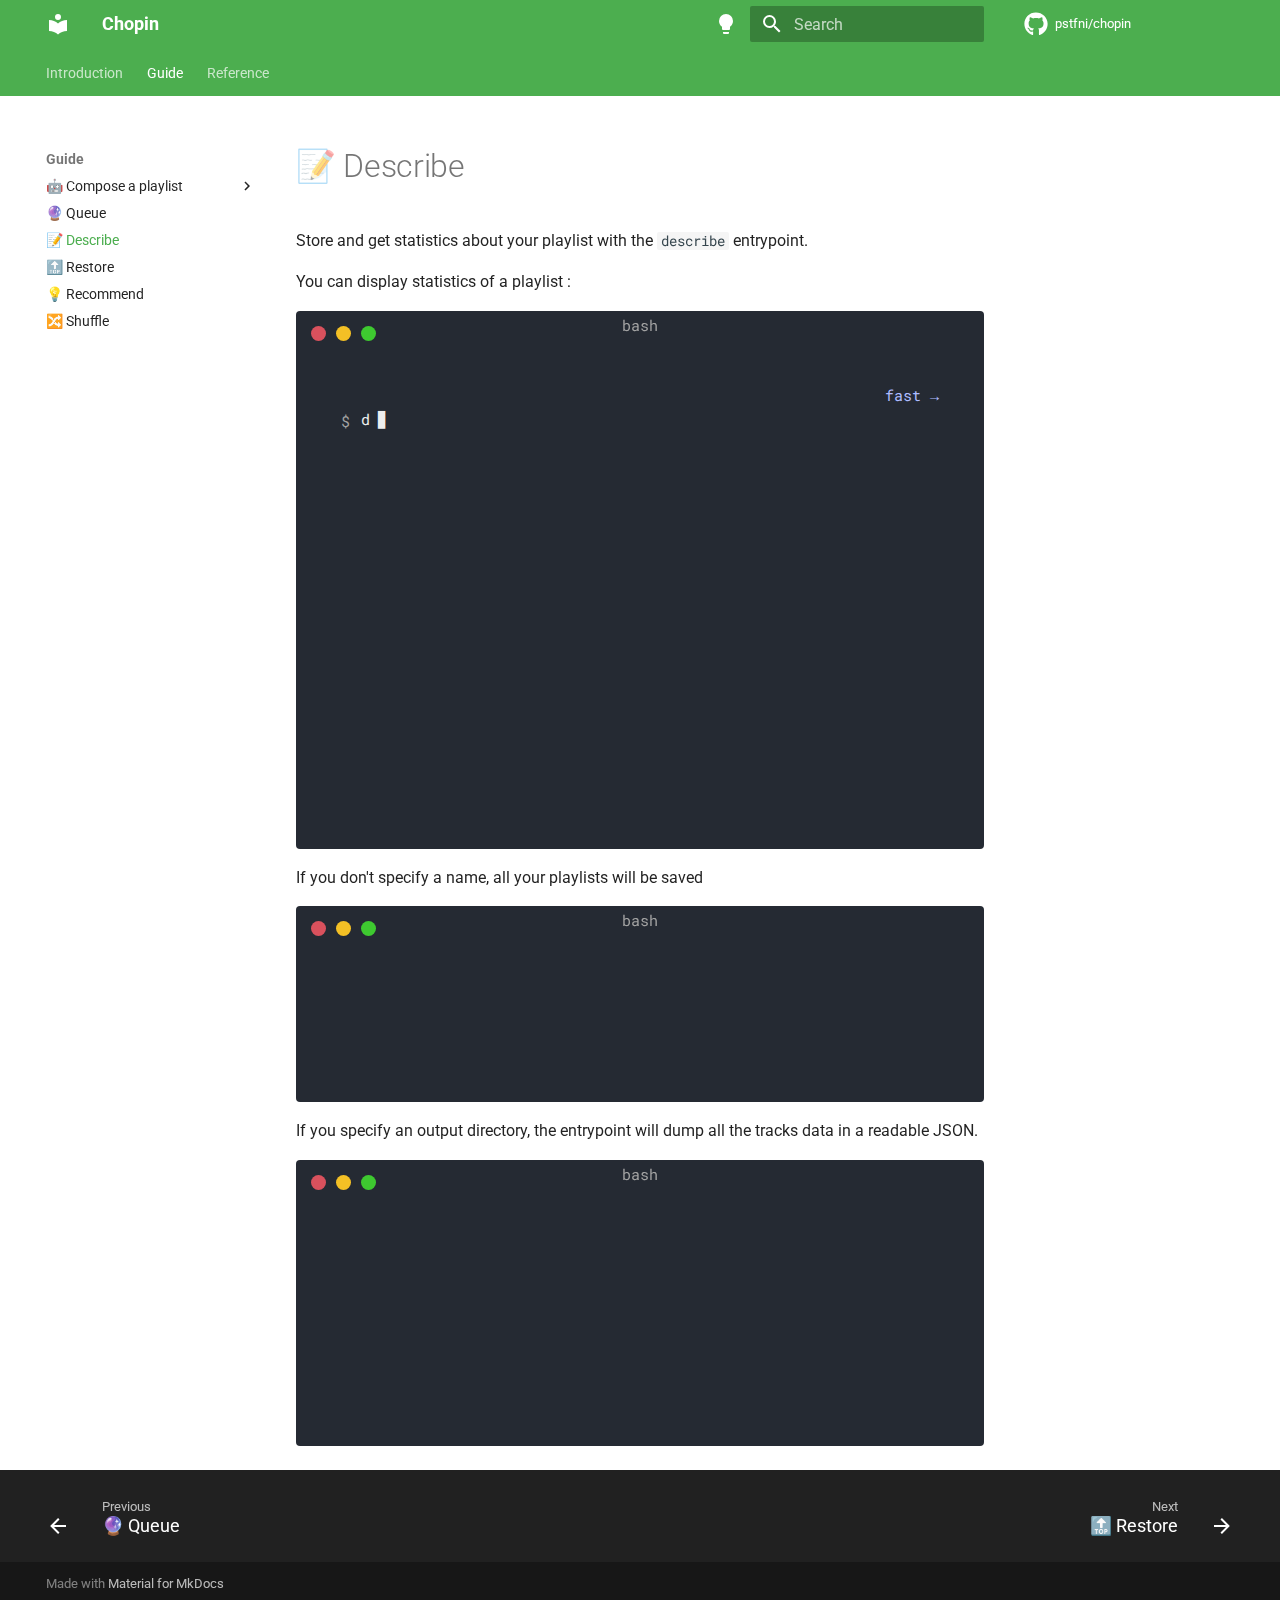
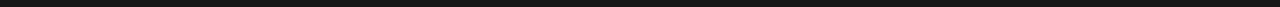
<file: guide/describe/index.html>
<!doctype html>
<html lang="en" class="no-js">
  <head>
    
      <meta charset="utf-8">
      <meta name="viewport" content="width=device-width,initial-scale=1">
      
      
      
      
        <link rel="prev" href="../queue/">
      
      
        <link rel="next" href="../restore/">
      
      
      <link rel="icon" href="../../assets/images/favicon.png">
      <meta name="generator" content="mkdocs-1.6.0, mkdocs-material-9.5.29">
    
    
      
        <title>📝 Describe - Chopin</title>
      
    
    
      <link rel="stylesheet" href="../../assets/stylesheets/main.76a95c52.min.css">
      
        
        <link rel="stylesheet" href="../../assets/stylesheets/palette.06af60db.min.css">
      
      
  
  
    
    
  
  
  <style>:root{--md-admonition-icon--tip:url('data:image/svg+xml;charset=utf-8,<svg xmlns="http://www.w3.org/2000/svg" viewBox="0 0 24 24"><path d="M17 9v3h-3v2h3v3h2v-3h3v-2h-3V9h-2M9 3v10.55c-.59-.34-1.27-.55-2-.55-2.21 0-4 1.79-4 4s1.79 4 4 4 4-1.79 4-4V7h4V3H9Z"/></svg>');}</style>



    
    
      
    
    
      
        
        
        <link rel="preconnect" href="https://fonts.gstatic.com" crossorigin>
        <link rel="stylesheet" href="https://fonts.googleapis.com/css?family=Roboto:300,300i,400,400i,700,700i%7CRoboto+Mono:400,400i,700,700i&display=fallback">
        <style>:root{--md-text-font:"Roboto";--md-code-font:"Roboto Mono"}</style>
      
    
    
      <link rel="stylesheet" href="../../assets/_mkdocstrings.css">
    
      <link rel="stylesheet" href="../../css/termynal.css">
    
      <link rel="stylesheet" href="../../css/custom.css">
    
    <script>__md_scope=new URL("../..",location),__md_hash=e=>[...e].reduce((e,_)=>(e<<5)-e+_.charCodeAt(0),0),__md_get=(e,_=localStorage,t=__md_scope)=>JSON.parse(_.getItem(t.pathname+"."+e)),__md_set=(e,_,t=localStorage,a=__md_scope)=>{try{t.setItem(a.pathname+"."+e,JSON.stringify(_))}catch(e){}}</script>
    
      

    
    
    
  </head>
  
  
    
    
      
    
    
    
    
    <body dir="ltr" data-md-color-scheme="default" data-md-color-primary="green" data-md-color-accent="green">
  
    
    <input class="md-toggle" data-md-toggle="drawer" type="checkbox" id="__drawer" autocomplete="off">
    <input class="md-toggle" data-md-toggle="search" type="checkbox" id="__search" autocomplete="off">
    <label class="md-overlay" for="__drawer"></label>
    <div data-md-component="skip">
      
        
        <a href="#describe" class="md-skip">
          Skip to content
        </a>
      
    </div>
    <div data-md-component="announce">
      
    </div>
    
    
      

<header class="md-header" data-md-component="header">
  <nav class="md-header__inner md-grid" aria-label="Header">
    <a href="../.." title="Chopin" class="md-header__button md-logo" aria-label="Chopin" data-md-component="logo">
      
  
  <svg xmlns="http://www.w3.org/2000/svg" viewBox="0 0 24 24"><path d="M12 8a3 3 0 0 0 3-3 3 3 0 0 0-3-3 3 3 0 0 0-3 3 3 3 0 0 0 3 3m0 3.54C9.64 9.35 6.5 8 3 8v11c3.5 0 6.64 1.35 9 3.54 2.36-2.19 5.5-3.54 9-3.54V8c-3.5 0-6.64 1.35-9 3.54Z"/></svg>

    </a>
    <label class="md-header__button md-icon" for="__drawer">
      
      <svg xmlns="http://www.w3.org/2000/svg" viewBox="0 0 24 24"><path d="M3 6h18v2H3V6m0 5h18v2H3v-2m0 5h18v2H3v-2Z"/></svg>
    </label>
    <div class="md-header__title" data-md-component="header-title">
      <div class="md-header__ellipsis">
        <div class="md-header__topic">
          <span class="md-ellipsis">
            Chopin
          </span>
        </div>
        <div class="md-header__topic" data-md-component="header-topic">
          <span class="md-ellipsis">
            
              📝 Describe
            
          </span>
        </div>
      </div>
    </div>
    
      
        <form class="md-header__option" data-md-component="palette">
  
    
    
    
    <input class="md-option" data-md-color-media="" data-md-color-scheme="default" data-md-color-primary="green" data-md-color-accent="green"  aria-label="Switch to dark mode"  type="radio" name="__palette" id="__palette_0">
    
      <label class="md-header__button md-icon" title="Switch to dark mode" for="__palette_1" hidden>
        <svg xmlns="http://www.w3.org/2000/svg" viewBox="0 0 24 24"><path d="M12 2a7 7 0 0 0-7 7c0 2.38 1.19 4.47 3 5.74V17a1 1 0 0 0 1 1h6a1 1 0 0 0 1-1v-2.26c1.81-1.27 3-3.36 3-5.74a7 7 0 0 0-7-7M9 21a1 1 0 0 0 1 1h4a1 1 0 0 0 1-1v-1H9v1Z"/></svg>
      </label>
    
  
    
    
    
    <input class="md-option" data-md-color-media="" data-md-color-scheme="slate" data-md-color-primary="green" data-md-color-accent="green"  aria-label="Switch to light mode"  type="radio" name="__palette" id="__palette_1">
    
      <label class="md-header__button md-icon" title="Switch to light mode" for="__palette_0" hidden>
        <svg xmlns="http://www.w3.org/2000/svg" viewBox="0 0 24 24"><path d="M12 2a7 7 0 0 1 7 7c0 2.38-1.19 4.47-3 5.74V17a1 1 0 0 1-1 1H9a1 1 0 0 1-1-1v-2.26C6.19 13.47 5 11.38 5 9a7 7 0 0 1 7-7M9 21v-1h6v1a1 1 0 0 1-1 1h-4a1 1 0 0 1-1-1m3-17a5 5 0 0 0-5 5c0 2.05 1.23 3.81 3 4.58V16h4v-2.42c1.77-.77 3-2.53 3-4.58a5 5 0 0 0-5-5Z"/></svg>
      </label>
    
  
</form>
      
    
    
      <script>var media,input,key,value,palette=__md_get("__palette");if(palette&&palette.color){"(prefers-color-scheme)"===palette.color.media&&(media=matchMedia("(prefers-color-scheme: light)"),input=document.querySelector(media.matches?"[data-md-color-media='(prefers-color-scheme: light)']":"[data-md-color-media='(prefers-color-scheme: dark)']"),palette.color.media=input.getAttribute("data-md-color-media"),palette.color.scheme=input.getAttribute("data-md-color-scheme"),palette.color.primary=input.getAttribute("data-md-color-primary"),palette.color.accent=input.getAttribute("data-md-color-accent"));for([key,value]of Object.entries(palette.color))document.body.setAttribute("data-md-color-"+key,value)}</script>
    
    
    
      <label class="md-header__button md-icon" for="__search">
        
        <svg xmlns="http://www.w3.org/2000/svg" viewBox="0 0 24 24"><path d="M9.5 3A6.5 6.5 0 0 1 16 9.5c0 1.61-.59 3.09-1.56 4.23l.27.27h.79l5 5-1.5 1.5-5-5v-.79l-.27-.27A6.516 6.516 0 0 1 9.5 16 6.5 6.5 0 0 1 3 9.5 6.5 6.5 0 0 1 9.5 3m0 2C7 5 5 7 5 9.5S7 14 9.5 14 14 12 14 9.5 12 5 9.5 5Z"/></svg>
      </label>
      <div class="md-search" data-md-component="search" role="dialog">
  <label class="md-search__overlay" for="__search"></label>
  <div class="md-search__inner" role="search">
    <form class="md-search__form" name="search">
      <input type="text" class="md-search__input" name="query" aria-label="Search" placeholder="Search" autocapitalize="off" autocorrect="off" autocomplete="off" spellcheck="false" data-md-component="search-query" required>
      <label class="md-search__icon md-icon" for="__search">
        
        <svg xmlns="http://www.w3.org/2000/svg" viewBox="0 0 24 24"><path d="M9.5 3A6.5 6.5 0 0 1 16 9.5c0 1.61-.59 3.09-1.56 4.23l.27.27h.79l5 5-1.5 1.5-5-5v-.79l-.27-.27A6.516 6.516 0 0 1 9.5 16 6.5 6.5 0 0 1 3 9.5 6.5 6.5 0 0 1 9.5 3m0 2C7 5 5 7 5 9.5S7 14 9.5 14 14 12 14 9.5 12 5 9.5 5Z"/></svg>
        
        <svg xmlns="http://www.w3.org/2000/svg" viewBox="0 0 24 24"><path d="M20 11v2H8l5.5 5.5-1.42 1.42L4.16 12l7.92-7.92L13.5 5.5 8 11h12Z"/></svg>
      </label>
      <nav class="md-search__options" aria-label="Search">
        
        <button type="reset" class="md-search__icon md-icon" title="Clear" aria-label="Clear" tabindex="-1">
          
          <svg xmlns="http://www.w3.org/2000/svg" viewBox="0 0 24 24"><path d="M19 6.41 17.59 5 12 10.59 6.41 5 5 6.41 10.59 12 5 17.59 6.41 19 12 13.41 17.59 19 19 17.59 13.41 12 19 6.41Z"/></svg>
        </button>
      </nav>
      
    </form>
    <div class="md-search__output">
      <div class="md-search__scrollwrap" tabindex="0" data-md-scrollfix>
        <div class="md-search-result" data-md-component="search-result">
          <div class="md-search-result__meta">
            Initializing search
          </div>
          <ol class="md-search-result__list" role="presentation"></ol>
        </div>
      </div>
    </div>
  </div>
</div>
    
    
      <div class="md-header__source">
        <a href="https://github.com/pstfni/chopin" title="Go to repository" class="md-source" data-md-component="source">
  <div class="md-source__icon md-icon">
    
    <svg xmlns="http://www.w3.org/2000/svg" viewBox="0 0 496 512"><!--! Font Awesome Free 6.5.2 by @fontawesome - https://fontawesome.com License - https://fontawesome.com/license/free (Icons: CC BY 4.0, Fonts: SIL OFL 1.1, Code: MIT License) Copyright 2024 Fonticons, Inc.--><path d="M165.9 397.4c0 2-2.3 3.6-5.2 3.6-3.3.3-5.6-1.3-5.6-3.6 0-2 2.3-3.6 5.2-3.6 3-.3 5.6 1.3 5.6 3.6zm-31.1-4.5c-.7 2 1.3 4.3 4.3 4.9 2.6 1 5.6 0 6.2-2s-1.3-4.3-4.3-5.2c-2.6-.7-5.5.3-6.2 2.3zm44.2-1.7c-2.9.7-4.9 2.6-4.6 4.9.3 2 2.9 3.3 5.9 2.6 2.9-.7 4.9-2.6 4.6-4.6-.3-1.9-3-3.2-5.9-2.9zM244.8 8C106.1 8 0 113.3 0 252c0 110.9 69.8 205.8 169.5 239.2 12.8 2.3 17.3-5.6 17.3-12.1 0-6.2-.3-40.4-.3-61.4 0 0-70 15-84.7-29.8 0 0-11.4-29.1-27.8-36.6 0 0-22.9-15.7 1.6-15.4 0 0 24.9 2 38.6 25.8 21.9 38.6 58.6 27.5 72.9 20.9 2.3-16 8.8-27.1 16-33.7-55.9-6.2-112.3-14.3-112.3-110.5 0-27.5 7.6-41.3 23.6-58.9-2.6-6.5-11.1-33.3 2.6-67.9 20.9-6.5 69 27 69 27 20-5.6 41.5-8.5 62.8-8.5s42.8 2.9 62.8 8.5c0 0 48.1-33.6 69-27 13.7 34.7 5.2 61.4 2.6 67.9 16 17.7 25.8 31.5 25.8 58.9 0 96.5-58.9 104.2-114.8 110.5 9.2 7.9 17 22.9 17 46.4 0 33.7-.3 75.4-.3 83.6 0 6.5 4.6 14.4 17.3 12.1C428.2 457.8 496 362.9 496 252 496 113.3 383.5 8 244.8 8zM97.2 352.9c-1.3 1-1 3.3.7 5.2 1.6 1.6 3.9 2.3 5.2 1 1.3-1 1-3.3-.7-5.2-1.6-1.6-3.9-2.3-5.2-1zm-10.8-8.1c-.7 1.3.3 2.9 2.3 3.9 1.6 1 3.6.7 4.3-.7.7-1.3-.3-2.9-2.3-3.9-2-.6-3.6-.3-4.3.7zm32.4 35.6c-1.6 1.3-1 4.3 1.3 6.2 2.3 2.3 5.2 2.6 6.5 1 1.3-1.3.7-4.3-1.3-6.2-2.2-2.3-5.2-2.6-6.5-1zm-11.4-14.7c-1.6 1-1.6 3.6 0 5.9 1.6 2.3 4.3 3.3 5.6 2.3 1.6-1.3 1.6-3.9 0-6.2-1.4-2.3-4-3.3-5.6-2z"/></svg>
  </div>
  <div class="md-source__repository">
    pstfni/chopin
  </div>
</a>
      </div>
    
  </nav>
  
</header>
    
    <div class="md-container" data-md-component="container">
      
      
        
          
            
<nav class="md-tabs" aria-label="Tabs" data-md-component="tabs">
  <div class="md-grid">
    <ul class="md-tabs__list">
      
        
  
  
  
    
    
      <li class="md-tabs__item">
        <a href="../.." class="md-tabs__link">
          
  
    
  
  Introduction

        </a>
      </li>
    
  

      
        
  
  
    
  
  
    
    
      
  
  
    
  
  
    
    
      <li class="md-tabs__item md-tabs__item--active">
        <a href="../compose/" class="md-tabs__link">
          
  
    
  
  Guide

        </a>
      </li>
    
  

    
  

      
        
  
  
  
    
    
      <li class="md-tabs__item">
        <a href="../../reference/" class="md-tabs__link">
          
  
    
  
  Reference

        </a>
      </li>
    
  

      
    </ul>
  </div>
</nav>
          
        
      
      <main class="md-main" data-md-component="main">
        <div class="md-main__inner md-grid">
          
            
              
              <div class="md-sidebar md-sidebar--primary" data-md-component="sidebar" data-md-type="navigation" >
                <div class="md-sidebar__scrollwrap">
                  <div class="md-sidebar__inner">
                    


  


<nav class="md-nav md-nav--primary md-nav--lifted" aria-label="Navigation" data-md-level="0">
  <label class="md-nav__title" for="__drawer">
    <a href="../.." title="Chopin" class="md-nav__button md-logo" aria-label="Chopin" data-md-component="logo">
      
  
  <svg xmlns="http://www.w3.org/2000/svg" viewBox="0 0 24 24"><path d="M12 8a3 3 0 0 0 3-3 3 3 0 0 0-3-3 3 3 0 0 0-3 3 3 3 0 0 0 3 3m0 3.54C9.64 9.35 6.5 8 3 8v11c3.5 0 6.64 1.35 9 3.54 2.36-2.19 5.5-3.54 9-3.54V8c-3.5 0-6.64 1.35-9 3.54Z"/></svg>

    </a>
    Chopin
  </label>
  
    <div class="md-nav__source">
      <a href="https://github.com/pstfni/chopin" title="Go to repository" class="md-source" data-md-component="source">
  <div class="md-source__icon md-icon">
    
    <svg xmlns="http://www.w3.org/2000/svg" viewBox="0 0 496 512"><!--! Font Awesome Free 6.5.2 by @fontawesome - https://fontawesome.com License - https://fontawesome.com/license/free (Icons: CC BY 4.0, Fonts: SIL OFL 1.1, Code: MIT License) Copyright 2024 Fonticons, Inc.--><path d="M165.9 397.4c0 2-2.3 3.6-5.2 3.6-3.3.3-5.6-1.3-5.6-3.6 0-2 2.3-3.6 5.2-3.6 3-.3 5.6 1.3 5.6 3.6zm-31.1-4.5c-.7 2 1.3 4.3 4.3 4.9 2.6 1 5.6 0 6.2-2s-1.3-4.3-4.3-5.2c-2.6-.7-5.5.3-6.2 2.3zm44.2-1.7c-2.9.7-4.9 2.6-4.6 4.9.3 2 2.9 3.3 5.9 2.6 2.9-.7 4.9-2.6 4.6-4.6-.3-1.9-3-3.2-5.9-2.9zM244.8 8C106.1 8 0 113.3 0 252c0 110.9 69.8 205.8 169.5 239.2 12.8 2.3 17.3-5.6 17.3-12.1 0-6.2-.3-40.4-.3-61.4 0 0-70 15-84.7-29.8 0 0-11.4-29.1-27.8-36.6 0 0-22.9-15.7 1.6-15.4 0 0 24.9 2 38.6 25.8 21.9 38.6 58.6 27.5 72.9 20.9 2.3-16 8.8-27.1 16-33.7-55.9-6.2-112.3-14.3-112.3-110.5 0-27.5 7.6-41.3 23.6-58.9-2.6-6.5-11.1-33.3 2.6-67.9 20.9-6.5 69 27 69 27 20-5.6 41.5-8.5 62.8-8.5s42.8 2.9 62.8 8.5c0 0 48.1-33.6 69-27 13.7 34.7 5.2 61.4 2.6 67.9 16 17.7 25.8 31.5 25.8 58.9 0 96.5-58.9 104.2-114.8 110.5 9.2 7.9 17 22.9 17 46.4 0 33.7-.3 75.4-.3 83.6 0 6.5 4.6 14.4 17.3 12.1C428.2 457.8 496 362.9 496 252 496 113.3 383.5 8 244.8 8zM97.2 352.9c-1.3 1-1 3.3.7 5.2 1.6 1.6 3.9 2.3 5.2 1 1.3-1 1-3.3-.7-5.2-1.6-1.6-3.9-2.3-5.2-1zm-10.8-8.1c-.7 1.3.3 2.9 2.3 3.9 1.6 1 3.6.7 4.3-.7.7-1.3-.3-2.9-2.3-3.9-2-.6-3.6-.3-4.3.7zm32.4 35.6c-1.6 1.3-1 4.3 1.3 6.2 2.3 2.3 5.2 2.6 6.5 1 1.3-1.3.7-4.3-1.3-6.2-2.2-2.3-5.2-2.6-6.5-1zm-11.4-14.7c-1.6 1-1.6 3.6 0 5.9 1.6 2.3 4.3 3.3 5.6 2.3 1.6-1.3 1.6-3.9 0-6.2-1.4-2.3-4-3.3-5.6-2z"/></svg>
  </div>
  <div class="md-source__repository">
    pstfni/chopin
  </div>
</a>
    </div>
  
  <ul class="md-nav__list" data-md-scrollfix>
    
      
      
  
  
  
  
    
    
      
        
          
        
      
        
      
    
    
      
      
    
    
    <li class="md-nav__item md-nav__item--nested">
      
        
        
        <input class="md-nav__toggle md-toggle " type="checkbox" id="__nav_1" >
        
          
          
          <div class="md-nav__link md-nav__container">
            <a href="../.." class="md-nav__link ">
              
  
  <span class="md-ellipsis">
    Introduction
  </span>
  

            </a>
            
              
              <label class="md-nav__link " for="__nav_1" id="__nav_1_label" tabindex="0">
                <span class="md-nav__icon md-icon"></span>
              </label>
            
          </div>
        
        <nav class="md-nav" data-md-level="1" aria-labelledby="__nav_1_label" aria-expanded="false">
          <label class="md-nav__title" for="__nav_1">
            <span class="md-nav__icon md-icon"></span>
            Introduction
          </label>
          <ul class="md-nav__list" data-md-scrollfix>
            
              
            
              
                
  
  
  
  
    <li class="md-nav__item">
      <a href="../../getting_started/" class="md-nav__link">
        
  
  <span class="md-ellipsis">
    Getting started
  </span>
  

      </a>
    </li>
  

              
            
          </ul>
        </nav>
      
    </li>
  

    
      
      
  
  
    
  
  
  
    
    
      
        
      
        
      
        
      
        
      
        
      
        
      
    
    
      
        
        
      
      
    
    
    <li class="md-nav__item md-nav__item--active md-nav__item--section md-nav__item--nested">
      
        
        
        <input class="md-nav__toggle md-toggle " type="checkbox" id="__nav_2" checked>
        
          
          <label class="md-nav__link" for="__nav_2" id="__nav_2_label" tabindex="">
            
  
  <span class="md-ellipsis">
    Guide
  </span>
  

            <span class="md-nav__icon md-icon"></span>
          </label>
        
        <nav class="md-nav" data-md-level="1" aria-labelledby="__nav_2_label" aria-expanded="true">
          <label class="md-nav__title" for="__nav_2">
            <span class="md-nav__icon md-icon"></span>
            Guide
          </label>
          <ul class="md-nav__list" data-md-scrollfix>
            
              
                
  
  
  
  
    
    
      
        
      
        
      
    
    
      
      
    
    
    <li class="md-nav__item md-nav__item--nested">
      
        
        
        <input class="md-nav__toggle md-toggle " type="checkbox" id="__nav_2_1" >
        
          
          <label class="md-nav__link" for="__nav_2_1" id="__nav_2_1_label" tabindex="0">
            
  
  <span class="md-ellipsis">
    🤖 Compose a playlist
  </span>
  

            <span class="md-nav__icon md-icon"></span>
          </label>
        
        <nav class="md-nav" data-md-level="2" aria-labelledby="__nav_2_1_label" aria-expanded="false">
          <label class="md-nav__title" for="__nav_2_1">
            <span class="md-nav__icon md-icon"></span>
            🤖 Compose a playlist
          </label>
          <ul class="md-nav__list" data-md-scrollfix>
            
              
                
  
  
  
  
    <li class="md-nav__item">
      <a href="../compose/" class="md-nav__link">
        
  
  <span class="md-ellipsis">
    Compose
  </span>
  

      </a>
    </li>
  

              
            
              
                
  
  
  
  
    <li class="md-nav__item">
      <a href="../sources/" class="md-nav__link">
        
  
  <span class="md-ellipsis">
    Available sources for playlist composition
  </span>
  

      </a>
    </li>
  

              
            
          </ul>
        </nav>
      
    </li>
  

              
            
              
                
  
  
  
  
    <li class="md-nav__item">
      <a href="../queue/" class="md-nav__link">
        
  
  <span class="md-ellipsis">
    🔮 Queue
  </span>
  

      </a>
    </li>
  

              
            
              
                
  
  
    
  
  
  
    <li class="md-nav__item md-nav__item--active">
      
      <input class="md-nav__toggle md-toggle" type="checkbox" id="__toc">
      
      
        
      
      
      <a href="./" class="md-nav__link md-nav__link--active">
        
  
  <span class="md-ellipsis">
    📝 Describe
  </span>
  

      </a>
      
    </li>
  

              
            
              
                
  
  
  
  
    <li class="md-nav__item">
      <a href="../restore/" class="md-nav__link">
        
  
  <span class="md-ellipsis">
    🔝 Restore
  </span>
  

      </a>
    </li>
  

              
            
              
                
  
  
  
  
    <li class="md-nav__item">
      <a href="../recommend/" class="md-nav__link">
        
  
  <span class="md-ellipsis">
    💡 Recommend
  </span>
  

      </a>
    </li>
  

              
            
              
                
  
  
  
  
    <li class="md-nav__item">
      <a href="../shuffle/" class="md-nav__link">
        
  
  <span class="md-ellipsis">
    🔀 Shuffle
  </span>
  

      </a>
    </li>
  

              
            
          </ul>
        </nav>
      
    </li>
  

    
      
      
  
  
  
  
    
    
      
        
          
        
      
        
      
        
      
        
      
        
      
        
      
    
    
      
      
    
    
    <li class="md-nav__item md-nav__item--nested">
      
        
        
        <input class="md-nav__toggle md-toggle " type="checkbox" id="__nav_3" >
        
          
          
          <div class="md-nav__link md-nav__container">
            <a href="../../reference/" class="md-nav__link ">
              
  
  <span class="md-ellipsis">
    Reference
  </span>
  

            </a>
            
              
              <label class="md-nav__link " for="__nav_3" id="__nav_3_label" tabindex="0">
                <span class="md-nav__icon md-icon"></span>
              </label>
            
          </div>
        
        <nav class="md-nav" data-md-level="1" aria-labelledby="__nav_3_label" aria-expanded="false">
          <label class="md-nav__title" for="__nav_3">
            <span class="md-nav__icon md-icon"></span>
            Reference
          </label>
          <ul class="md-nav__list" data-md-scrollfix>
            
              
            
              
                
  
  
  
  
    <li class="md-nav__item">
      <a href="../../reference/entrypoints/" class="md-nav__link">
        
  
  <span class="md-ellipsis">
    Entrypoints
  </span>
  

      </a>
    </li>
  

              
            
              
                
  
  
  
  
    <li class="md-nav__item">
      <a href="../../reference/managers/" class="md-nav__link">
        
  
  <span class="md-ellipsis">
    Managers
  </span>
  

      </a>
    </li>
  

              
            
              
                
  
  
  
  
    <li class="md-nav__item">
      <a href="../../reference/client/" class="md-nav__link">
        
  
  <span class="md-ellipsis">
    Spotify API related operations
  </span>
  

      </a>
    </li>
  

              
            
              
                
  
  
  
  
    <li class="md-nav__item">
      <a href="../../reference/schemas/" class="md-nav__link">
        
  
  <span class="md-ellipsis">
    Schemas
  </span>
  

      </a>
    </li>
  

              
            
              
                
  
  
  
  
    <li class="md-nav__item">
      <a href="../../reference/tools/" class="md-nav__link">
        
  
  <span class="md-ellipsis">
    Tools
  </span>
  

      </a>
    </li>
  

              
            
          </ul>
        </nav>
      
    </li>
  

    
  </ul>
</nav>
                  </div>
                </div>
              </div>
            
            
              
              <div class="md-sidebar md-sidebar--secondary" data-md-component="sidebar" data-md-type="toc" >
                <div class="md-sidebar__scrollwrap">
                  <div class="md-sidebar__inner">
                    

<nav class="md-nav md-nav--secondary" aria-label="Table of contents">
  
  
  
    
  
  
</nav>
                  </div>
                </div>
              </div>
            
          
          
            <div class="md-content" data-md-component="content">
              <article class="md-content__inner md-typeset">
                
                  

  
  


<h1 id="describe">📝 Describe</h1>
<p>Store and get statistics about your playlist with the <code>describe</code> entrypoint.</p>
<p>You can display statistics of a playlist :</p>
<div class="termy">

<div class="highlight"><pre><span></span><code><a id="__codelineno-0-1" name="__codelineno-0-1" href="#__codelineno-0-1"></a><span class="gp">$ </span>describe<span class="w"> </span>--name<span class="w"> </span><span class="s2">&quot;rock&quot;</span><span class="w"> </span>
<a id="__codelineno-0-2" name="__codelineno-0-2" href="#__codelineno-0-2"></a>
<a id="__codelineno-0-3" name="__codelineno-0-3" href="#__codelineno-0-3"></a><span class="go">📝 Describing ...</span>
<a id="__codelineno-0-4" name="__codelineno-0-4" href="#__codelineno-0-4"></a><span class="go">&lt;font color=&quot;#6ed47d&quot;&gt;</span>
<a id="__codelineno-0-5" name="__codelineno-0-5" href="#__codelineno-0-5"></a><span class="go">------ Playlist rock ------</span>
<a id="__codelineno-0-6" name="__codelineno-0-6" href="#__codelineno-0-6"></a><span class="go">    254 tracks</span>
<a id="__codelineno-0-7" name="__codelineno-0-7" href="#__codelineno-0-7"></a><span class="go">    151 artists</span>
<a id="__codelineno-0-8" name="__codelineno-0-8" href="#__codelineno-0-8"></a><span class="go">    average features</span>
<a id="__codelineno-0-9" name="__codelineno-0-9" href="#__codelineno-0-9"></a><span class="go">        acousticness=0.19 </span>
<a id="__codelineno-0-10" name="__codelineno-0-10" href="#__codelineno-0-10"></a><span class="go">        danceability=0.646 </span>
<a id="__codelineno-0-11" name="__codelineno-0-11" href="#__codelineno-0-11"></a><span class="go">        energy=0.654 </span>
<a id="__codelineno-0-12" name="__codelineno-0-12" href="#__codelineno-0-12"></a><span class="go">        instrumentalness=0.097 </span>
<a id="__codelineno-0-13" name="__codelineno-0-13" href="#__codelineno-0-13"></a><span class="go">        liveness=0.167 </span>
<a id="__codelineno-0-14" name="__codelineno-0-14" href="#__codelineno-0-14"></a><span class="go">        loudness=-7.509 </span>
<a id="__codelineno-0-15" name="__codelineno-0-15" href="#__codelineno-0-15"></a><span class="go">        speechiness=0.051 </span>
<a id="__codelineno-0-16" name="__codelineno-0-16" href="#__codelineno-0-16"></a><span class="go">        valence=0.589 </span>
<a id="__codelineno-0-17" name="__codelineno-0-17" href="#__codelineno-0-17"></a><span class="go">        tempo=123.178</span>
<a id="__codelineno-0-18" name="__codelineno-0-18" href="#__codelineno-0-18"></a><span class="go">        mode=0.669 </span>
<a id="__codelineno-0-19" name="__codelineno-0-19" href="#__codelineno-0-19"></a><span class="go">        key=5.24</span>
<a id="__codelineno-0-20" name="__codelineno-0-20" href="#__codelineno-0-20"></a><span class="go">&lt;/font&gt;</span>
</code></pre></div>
</div>

<p>If you don't specify a name, all your playlists will be saved</p>
<div class="termy">

<div class="highlight"><pre><span></span><code><a id="__codelineno-1-1" name="__codelineno-1-1" href="#__codelineno-1-1"></a><span class="gp">$ </span>describe
</code></pre></div>
</div>

<p>If you specify an output directory, the entrypoint will dump all the tracks data in a readable JSON. </p>
<div class="termy">

<div class="highlight"><pre><span></span><code><a id="__codelineno-2-1" name="__codelineno-2-1" href="#__codelineno-2-1"></a><span class="gp">$ </span>describer<span class="w"> </span>--output<span class="w"> </span>data/<span class="w"> </span>
<a id="__codelineno-2-2" name="__codelineno-2-2" href="#__codelineno-2-2"></a>
<a id="__codelineno-2-3" name="__codelineno-2-3" href="#__codelineno-2-3"></a><span class="go">📝 Describing . . .</span>
<a id="__codelineno-2-4" name="__codelineno-2-4" href="#__codelineno-2-4"></a><span class="go">Wrote playlist pop in data/pop.json</span>
<a id="__codelineno-2-5" name="__codelineno-2-5" href="#__codelineno-2-5"></a><span class="go">Wrote playlist rock in data/rock.json</span>
<a id="__codelineno-2-6" name="__codelineno-2-6" href="#__codelineno-2-6"></a><span class="go">Wrote playlist electro in data/electro.json</span>
</code></pre></div>
</div>












                
              </article>
            </div>
          
          
<script>var target=document.getElementById(location.hash.slice(1));target&&target.name&&(target.checked=target.name.startsWith("__tabbed_"))</script>
        </div>
        
          <button type="button" class="md-top md-icon" data-md-component="top" hidden>
  
  <svg xmlns="http://www.w3.org/2000/svg" viewBox="0 0 24 24"><path d="M13 20h-2V8l-5.5 5.5-1.42-1.42L12 4.16l7.92 7.92-1.42 1.42L13 8v12Z"/></svg>
  Back to top
</button>
        
      </main>
      
        <footer class="md-footer">
  
    
      
      <nav class="md-footer__inner md-grid" aria-label="Footer" >
        
          
          <a href="../queue/" class="md-footer__link md-footer__link--prev" aria-label="Previous: 🔮 Queue">
            <div class="md-footer__button md-icon">
              
              <svg xmlns="http://www.w3.org/2000/svg" viewBox="0 0 24 24"><path d="M20 11v2H8l5.5 5.5-1.42 1.42L4.16 12l7.92-7.92L13.5 5.5 8 11h12Z"/></svg>
            </div>
            <div class="md-footer__title">
              <span class="md-footer__direction">
                Previous
              </span>
              <div class="md-ellipsis">
                🔮 Queue
              </div>
            </div>
          </a>
        
        
          
          <a href="../restore/" class="md-footer__link md-footer__link--next" aria-label="Next: 🔝 Restore">
            <div class="md-footer__title">
              <span class="md-footer__direction">
                Next
              </span>
              <div class="md-ellipsis">
                🔝 Restore
              </div>
            </div>
            <div class="md-footer__button md-icon">
              
              <svg xmlns="http://www.w3.org/2000/svg" viewBox="0 0 24 24"><path d="M4 11v2h12l-5.5 5.5 1.42 1.42L19.84 12l-7.92-7.92L10.5 5.5 16 11H4Z"/></svg>
            </div>
          </a>
        
      </nav>
    
  
  <div class="md-footer-meta md-typeset">
    <div class="md-footer-meta__inner md-grid">
      <div class="md-copyright">
  
  
    Made with
    <a href="https://squidfunk.github.io/mkdocs-material/" target="_blank" rel="noopener">
      Material for MkDocs
    </a>
  
</div>
      
    </div>
  </div>
</footer>
      
    </div>
    <div class="md-dialog" data-md-component="dialog">
      <div class="md-dialog__inner md-typeset"></div>
    </div>
    
    
    <script id="__config" type="application/json">{"base": "../..", "features": ["navigation.indexes", "navigation.tabs", "navigation.instant", "navigation.tracking", "navigation.top", "navigation.footer"], "search": "../../assets/javascripts/workers/search.b8dbb3d2.min.js", "translations": {"clipboard.copied": "Copied to clipboard", "clipboard.copy": "Copy to clipboard", "search.result.more.one": "1 more on this page", "search.result.more.other": "# more on this page", "search.result.none": "No matching documents", "search.result.one": "1 matching document", "search.result.other": "# matching documents", "search.result.placeholder": "Type to start searching", "search.result.term.missing": "Missing", "select.version": "Select version"}}</script>
    
    
      <script src="../../assets/javascripts/bundle.fe8b6f2b.min.js"></script>
      
        <script src="../../js/termynal.js"></script>
      
        <script src="../../js/custom.js"></script>
      
    
  </body>
</html>
</file>
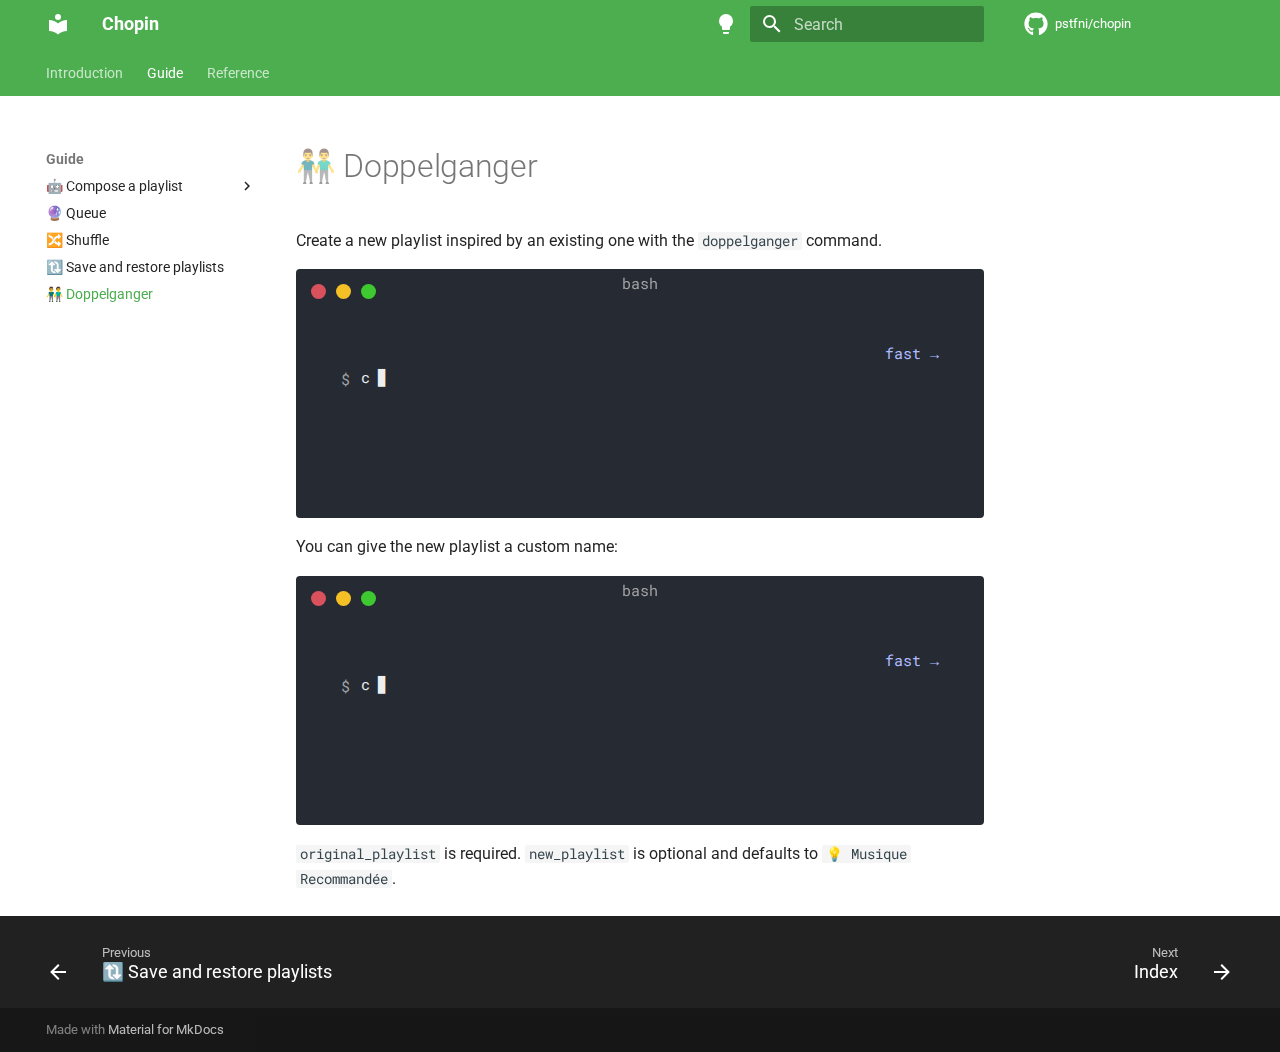
<file: guide/doppelganger/index.html>
<!doctype html>
<html lang="en" class="no-js">
  <head>
    
      <meta charset="utf-8">
      <meta name="viewport" content="width=device-width,initial-scale=1">
      
      
      
      
        <link rel="prev" href="../backup_and_restore/">
      
      
        <link rel="next" href="../../reference/">
      
      
        
      
      
      <link rel="icon" href="../../assets/images/favicon.png">
      <meta name="generator" content="mkdocs-1.6.1, mkdocs-material-9.7.6">
    
    
      
        <title>👬 Doppelganger - Chopin</title>
      
    
    
      <link rel="stylesheet" href="../../assets/stylesheets/main.484c7ddc.min.css">
      
        
        <link rel="stylesheet" href="../../assets/stylesheets/palette.ab4e12ef.min.css">
      
      
  
  
    
      
      
    
  
  
  <style>:root{--md-admonition-icon--tip:url('data:image/svg+xml;charset=utf-8,%3Csvg%20xmlns%3D%22http%3A//www.w3.org/2000/svg%22%20viewBox%3D%220%200%2024%2024%22%3E%3Cpath%20d%3D%22M17%209v3h-3v2h3v3h2v-3h3v-2h-3V9zM9%203v10.55c-.59-.34-1.27-.55-2-.55-2.21%200-4%201.79-4%204s1.79%204%204%204%204-1.79%204-4V7h4V3z%22/%3E%3C/svg%3E');}</style>



    
    
      
    
    
      
        
        
        <link rel="preconnect" href="https://fonts.gstatic.com" crossorigin>
        <link rel="stylesheet" href="https://fonts.googleapis.com/css?family=Roboto:300,300i,400,400i,700,700i%7CRoboto+Mono:400,400i,700,700i&display=fallback">
        <style>:root{--md-text-font:"Roboto";--md-code-font:"Roboto Mono"}</style>
      
    
    
      <link rel="stylesheet" href="../../assets/_mkdocstrings.css">
    
      <link rel="stylesheet" href="../../assets/stylesheets/custom.css">
    
      <link rel="stylesheet" href="../../assets/stylesheets/termynal.css">
    
    <script>__md_scope=new URL("../..",location),__md_hash=e=>[...e].reduce(((e,_)=>(e<<5)-e+_.charCodeAt(0)),0),__md_get=(e,_=localStorage,t=__md_scope)=>JSON.parse(_.getItem(t.pathname+"."+e)),__md_set=(e,_,t=localStorage,a=__md_scope)=>{try{t.setItem(a.pathname+"."+e,JSON.stringify(_))}catch(e){}}</script>
    
      

    
    
  </head>
  
  
    
    
      
    
    
    
    
    <body dir="ltr" data-md-color-scheme="default" data-md-color-primary="green" data-md-color-accent="green">
  
    
    <input class="md-toggle" data-md-toggle="drawer" type="checkbox" id="__drawer" autocomplete="off">
    <input class="md-toggle" data-md-toggle="search" type="checkbox" id="__search" autocomplete="off">
    <label class="md-overlay" for="__drawer"></label>
    <div data-md-component="skip">
      
        
        <a href="#doppelganger" class="md-skip">
          Skip to content
        </a>
      
    </div>
    <div data-md-component="announce">
      
    </div>
    
    
      

<header class="md-header" data-md-component="header">
  <nav class="md-header__inner md-grid" aria-label="Header">
    <a href="../.." title="Chopin" class="md-header__button md-logo" aria-label="Chopin" data-md-component="logo">
      
  
  <svg xmlns="http://www.w3.org/2000/svg" viewBox="0 0 24 24"><path d="M12 8a3 3 0 0 0 3-3 3 3 0 0 0-3-3 3 3 0 0 0-3 3 3 3 0 0 0 3 3m0 3.54C9.64 9.35 6.5 8 3 8v11c3.5 0 6.64 1.35 9 3.54 2.36-2.19 5.5-3.54 9-3.54V8c-3.5 0-6.64 1.35-9 3.54"/></svg>

    </a>
    <label class="md-header__button md-icon" for="__drawer">
      
      <svg xmlns="http://www.w3.org/2000/svg" viewBox="0 0 24 24"><path d="M3 6h18v2H3zm0 5h18v2H3zm0 5h18v2H3z"/></svg>
    </label>
    <div class="md-header__title" data-md-component="header-title">
      <div class="md-header__ellipsis">
        <div class="md-header__topic">
          <span class="md-ellipsis">
            Chopin
          </span>
        </div>
        <div class="md-header__topic" data-md-component="header-topic">
          <span class="md-ellipsis">
            
              👬 Doppelganger
            
          </span>
        </div>
      </div>
    </div>
    
      
        <form class="md-header__option" data-md-component="palette">
  
    
    
    
    <input class="md-option" data-md-color-media="" data-md-color-scheme="default" data-md-color-primary="green" data-md-color-accent="green"  aria-label="Switch to dark mode"  type="radio" name="__palette" id="__palette_0">
    
      <label class="md-header__button md-icon" title="Switch to dark mode" for="__palette_1" hidden>
        <svg xmlns="http://www.w3.org/2000/svg" viewBox="0 0 24 24"><path d="M12 2a7 7 0 0 0-7 7c0 2.38 1.19 4.47 3 5.74V17a1 1 0 0 0 1 1h6a1 1 0 0 0 1-1v-2.26c1.81-1.27 3-3.36 3-5.74a7 7 0 0 0-7-7M9 21a1 1 0 0 0 1 1h4a1 1 0 0 0 1-1v-1H9z"/></svg>
      </label>
    
  
    
    
    
    <input class="md-option" data-md-color-media="" data-md-color-scheme="slate" data-md-color-primary="green" data-md-color-accent="green"  aria-label="Switch to light mode"  type="radio" name="__palette" id="__palette_1">
    
      <label class="md-header__button md-icon" title="Switch to light mode" for="__palette_0" hidden>
        <svg xmlns="http://www.w3.org/2000/svg" viewBox="0 0 24 24"><path d="M12 2a7 7 0 0 1 7 7c0 2.38-1.19 4.47-3 5.74V17a1 1 0 0 1-1 1H9a1 1 0 0 1-1-1v-2.26C6.19 13.47 5 11.38 5 9a7 7 0 0 1 7-7M9 21v-1h6v1a1 1 0 0 1-1 1h-4a1 1 0 0 1-1-1m3-17a5 5 0 0 0-5 5c0 2.05 1.23 3.81 3 4.58V16h4v-2.42c1.77-.77 3-2.53 3-4.58a5 5 0 0 0-5-5"/></svg>
      </label>
    
  
</form>
      
    
    
      <script>var palette=__md_get("__palette");if(palette&&palette.color){if("(prefers-color-scheme)"===palette.color.media){var media=matchMedia("(prefers-color-scheme: light)"),input=document.querySelector(media.matches?"[data-md-color-media='(prefers-color-scheme: light)']":"[data-md-color-media='(prefers-color-scheme: dark)']");palette.color.media=input.getAttribute("data-md-color-media"),palette.color.scheme=input.getAttribute("data-md-color-scheme"),palette.color.primary=input.getAttribute("data-md-color-primary"),palette.color.accent=input.getAttribute("data-md-color-accent")}for(var[key,value]of Object.entries(palette.color))document.body.setAttribute("data-md-color-"+key,value)}</script>
    
    
    
      
      
        <label class="md-header__button md-icon" for="__search">
          
          <svg xmlns="http://www.w3.org/2000/svg" viewBox="0 0 24 24"><path d="M9.5 3A6.5 6.5 0 0 1 16 9.5c0 1.61-.59 3.09-1.56 4.23l.27.27h.79l5 5-1.5 1.5-5-5v-.79l-.27-.27A6.52 6.52 0 0 1 9.5 16 6.5 6.5 0 0 1 3 9.5 6.5 6.5 0 0 1 9.5 3m0 2C7 5 5 7 5 9.5S7 14 9.5 14 14 12 14 9.5 12 5 9.5 5"/></svg>
        </label>
        <div class="md-search" data-md-component="search" role="dialog">
  <label class="md-search__overlay" for="__search"></label>
  <div class="md-search__inner" role="search">
    <form class="md-search__form" name="search">
      <input type="text" class="md-search__input" name="query" aria-label="Search" placeholder="Search" autocapitalize="off" autocorrect="off" autocomplete="off" spellcheck="false" data-md-component="search-query" required>
      <label class="md-search__icon md-icon" for="__search">
        
        <svg xmlns="http://www.w3.org/2000/svg" viewBox="0 0 24 24"><path d="M9.5 3A6.5 6.5 0 0 1 16 9.5c0 1.61-.59 3.09-1.56 4.23l.27.27h.79l5 5-1.5 1.5-5-5v-.79l-.27-.27A6.52 6.52 0 0 1 9.5 16 6.5 6.5 0 0 1 3 9.5 6.5 6.5 0 0 1 9.5 3m0 2C7 5 5 7 5 9.5S7 14 9.5 14 14 12 14 9.5 12 5 9.5 5"/></svg>
        
        <svg xmlns="http://www.w3.org/2000/svg" viewBox="0 0 24 24"><path d="M20 11v2H8l5.5 5.5-1.42 1.42L4.16 12l7.92-7.92L13.5 5.5 8 11z"/></svg>
      </label>
      <nav class="md-search__options" aria-label="Search">
        
        <button type="reset" class="md-search__icon md-icon" title="Clear" aria-label="Clear" tabindex="-1">
          
          <svg xmlns="http://www.w3.org/2000/svg" viewBox="0 0 24 24"><path d="M19 6.41 17.59 5 12 10.59 6.41 5 5 6.41 10.59 12 5 17.59 6.41 19 12 13.41 17.59 19 19 17.59 13.41 12z"/></svg>
        </button>
      </nav>
      
    </form>
    <div class="md-search__output">
      <div class="md-search__scrollwrap" tabindex="0" data-md-scrollfix>
        <div class="md-search-result" data-md-component="search-result">
          <div class="md-search-result__meta">
            Initializing search
          </div>
          <ol class="md-search-result__list" role="presentation"></ol>
        </div>
      </div>
    </div>
  </div>
</div>
      
    
    
      <div class="md-header__source">
        <a href="https://github.com/pstfni/chopin" title="Go to repository" class="md-source" data-md-component="source">
  <div class="md-source__icon md-icon">
    
    <svg xmlns="http://www.w3.org/2000/svg" viewBox="0 0 512 512"><!--! Font Awesome Free 7.1.0 by @fontawesome - https://fontawesome.com License - https://fontawesome.com/license/free (Icons: CC BY 4.0, Fonts: SIL OFL 1.1, Code: MIT License) Copyright 2025 Fonticons, Inc.--><path d="M173.9 397.4c0 2-2.3 3.6-5.2 3.6-3.3.3-5.6-1.3-5.6-3.6 0-2 2.3-3.6 5.2-3.6 3-.3 5.6 1.3 5.6 3.6m-31.1-4.5c-.7 2 1.3 4.3 4.3 4.9 2.6 1 5.6 0 6.2-2s-1.3-4.3-4.3-5.2c-2.6-.7-5.5.3-6.2 2.3m44.2-1.7c-2.9.7-4.9 2.6-4.6 4.9.3 2 2.9 3.3 5.9 2.6 2.9-.7 4.9-2.6 4.6-4.6-.3-1.9-3-3.2-5.9-2.9M252.8 8C114.1 8 8 113.3 8 252c0 110.9 69.8 205.8 169.5 239.2 12.8 2.3 17.3-5.6 17.3-12.1 0-6.2-.3-40.4-.3-61.4 0 0-70 15-84.7-29.8 0 0-11.4-29.1-27.8-36.6 0 0-22.9-15.7 1.6-15.4 0 0 24.9 2 38.6 25.8 21.9 38.6 58.6 27.5 72.9 20.9 2.3-16 8.8-27.1 16-33.7-55.9-6.2-112.3-14.3-112.3-110.5 0-27.5 7.6-41.3 23.6-58.9-2.6-6.5-11.1-33.3 2.6-67.9 20.9-6.5 69 27 69 27 20-5.6 41.5-8.5 62.8-8.5s42.8 2.9 62.8 8.5c0 0 48.1-33.6 69-27 13.7 34.7 5.2 61.4 2.6 67.9 16 17.7 25.8 31.5 25.8 58.9 0 96.5-58.9 104.2-114.8 110.5 9.2 7.9 17 22.9 17 46.4 0 33.7-.3 75.4-.3 83.6 0 6.5 4.6 14.4 17.3 12.1C436.2 457.8 504 362.9 504 252 504 113.3 391.5 8 252.8 8M105.2 352.9c-1.3 1-1 3.3.7 5.2 1.6 1.6 3.9 2.3 5.2 1 1.3-1 1-3.3-.7-5.2-1.6-1.6-3.9-2.3-5.2-1m-10.8-8.1c-.7 1.3.3 2.9 2.3 3.9 1.6 1 3.6.7 4.3-.7.7-1.3-.3-2.9-2.3-3.9-2-.6-3.6-.3-4.3.7m32.4 35.6c-1.6 1.3-1 4.3 1.3 6.2 2.3 2.3 5.2 2.6 6.5 1 1.3-1.3.7-4.3-1.3-6.2-2.2-2.3-5.2-2.6-6.5-1m-11.4-14.7c-1.6 1-1.6 3.6 0 5.9s4.3 3.3 5.6 2.3c1.6-1.3 1.6-3.9 0-6.2-1.4-2.3-4-3.3-5.6-2"/></svg>
  </div>
  <div class="md-source__repository">
    pstfni/chopin
  </div>
</a>
      </div>
    
  </nav>
  
</header>
    
    <div class="md-container" data-md-component="container">
      
      
        
          
            
<nav class="md-tabs" aria-label="Tabs" data-md-component="tabs">
  <div class="md-grid">
    <ul class="md-tabs__list">
      
        
  
  
  
  
    
    
      <li class="md-tabs__item">
        <a href="../.." class="md-tabs__link">
          
  
  
    
  
  Introduction

        </a>
      </li>
    
  

      
        
  
  
  
    
  
  
    
    
      
  
  
  
    
  
  
    
    
      <li class="md-tabs__item md-tabs__item--active">
        <a href="../compose/" class="md-tabs__link">
          
  
  
    
  
  Guide

        </a>
      </li>
    
  

    
  

      
        
  
  
  
  
    
    
      <li class="md-tabs__item">
        <a href="../../reference/" class="md-tabs__link">
          
  
  
    
  
  Reference

        </a>
      </li>
    
  

      
    </ul>
  </div>
</nav>
          
        
      
      <main class="md-main" data-md-component="main">
        <div class="md-main__inner md-grid">
          
            
              
              <div class="md-sidebar md-sidebar--primary" data-md-component="sidebar" data-md-type="navigation" >
                <div class="md-sidebar__scrollwrap">
                  <div class="md-sidebar__inner">
                    


  


<nav class="md-nav md-nav--primary md-nav--lifted" aria-label="Navigation" data-md-level="0">
  <label class="md-nav__title" for="__drawer">
    <a href="../.." title="Chopin" class="md-nav__button md-logo" aria-label="Chopin" data-md-component="logo">
      
  
  <svg xmlns="http://www.w3.org/2000/svg" viewBox="0 0 24 24"><path d="M12 8a3 3 0 0 0 3-3 3 3 0 0 0-3-3 3 3 0 0 0-3 3 3 3 0 0 0 3 3m0 3.54C9.64 9.35 6.5 8 3 8v11c3.5 0 6.64 1.35 9 3.54 2.36-2.19 5.5-3.54 9-3.54V8c-3.5 0-6.64 1.35-9 3.54"/></svg>

    </a>
    Chopin
  </label>
  
    <div class="md-nav__source">
      <a href="https://github.com/pstfni/chopin" title="Go to repository" class="md-source" data-md-component="source">
  <div class="md-source__icon md-icon">
    
    <svg xmlns="http://www.w3.org/2000/svg" viewBox="0 0 512 512"><!--! Font Awesome Free 7.1.0 by @fontawesome - https://fontawesome.com License - https://fontawesome.com/license/free (Icons: CC BY 4.0, Fonts: SIL OFL 1.1, Code: MIT License) Copyright 2025 Fonticons, Inc.--><path d="M173.9 397.4c0 2-2.3 3.6-5.2 3.6-3.3.3-5.6-1.3-5.6-3.6 0-2 2.3-3.6 5.2-3.6 3-.3 5.6 1.3 5.6 3.6m-31.1-4.5c-.7 2 1.3 4.3 4.3 4.9 2.6 1 5.6 0 6.2-2s-1.3-4.3-4.3-5.2c-2.6-.7-5.5.3-6.2 2.3m44.2-1.7c-2.9.7-4.9 2.6-4.6 4.9.3 2 2.9 3.3 5.9 2.6 2.9-.7 4.9-2.6 4.6-4.6-.3-1.9-3-3.2-5.9-2.9M252.8 8C114.1 8 8 113.3 8 252c0 110.9 69.8 205.8 169.5 239.2 12.8 2.3 17.3-5.6 17.3-12.1 0-6.2-.3-40.4-.3-61.4 0 0-70 15-84.7-29.8 0 0-11.4-29.1-27.8-36.6 0 0-22.9-15.7 1.6-15.4 0 0 24.9 2 38.6 25.8 21.9 38.6 58.6 27.5 72.9 20.9 2.3-16 8.8-27.1 16-33.7-55.9-6.2-112.3-14.3-112.3-110.5 0-27.5 7.6-41.3 23.6-58.9-2.6-6.5-11.1-33.3 2.6-67.9 20.9-6.5 69 27 69 27 20-5.6 41.5-8.5 62.8-8.5s42.8 2.9 62.8 8.5c0 0 48.1-33.6 69-27 13.7 34.7 5.2 61.4 2.6 67.9 16 17.7 25.8 31.5 25.8 58.9 0 96.5-58.9 104.2-114.8 110.5 9.2 7.9 17 22.9 17 46.4 0 33.7-.3 75.4-.3 83.6 0 6.5 4.6 14.4 17.3 12.1C436.2 457.8 504 362.9 504 252 504 113.3 391.5 8 252.8 8M105.2 352.9c-1.3 1-1 3.3.7 5.2 1.6 1.6 3.9 2.3 5.2 1 1.3-1 1-3.3-.7-5.2-1.6-1.6-3.9-2.3-5.2-1m-10.8-8.1c-.7 1.3.3 2.9 2.3 3.9 1.6 1 3.6.7 4.3-.7.7-1.3-.3-2.9-2.3-3.9-2-.6-3.6-.3-4.3.7m32.4 35.6c-1.6 1.3-1 4.3 1.3 6.2 2.3 2.3 5.2 2.6 6.5 1 1.3-1.3.7-4.3-1.3-6.2-2.2-2.3-5.2-2.6-6.5-1m-11.4-14.7c-1.6 1-1.6 3.6 0 5.9s4.3 3.3 5.6 2.3c1.6-1.3 1.6-3.9 0-6.2-1.4-2.3-4-3.3-5.6-2"/></svg>
  </div>
  <div class="md-source__repository">
    pstfni/chopin
  </div>
</a>
    </div>
  
  <ul class="md-nav__list" data-md-scrollfix>
    
      
      
  
  
  
  
    
    
      
        
          
        
      
        
      
    
    
    
      
      
    
    
    <li class="md-nav__item md-nav__item--nested">
      
        
        
        <input class="md-nav__toggle md-toggle " type="checkbox" id="__nav_1" >
        
          
          <div class="md-nav__link md-nav__container">
            <a href="../.." class="md-nav__link ">
              
  
  
  <span class="md-ellipsis">
    
  
    Introduction
  

    
  </span>
  
  

            </a>
            
              
              <label class="md-nav__link " for="__nav_1" id="__nav_1_label" tabindex="0">
                <span class="md-nav__icon md-icon"></span>
              </label>
            
          </div>
        
        <nav class="md-nav" data-md-level="1" aria-labelledby="__nav_1_label" aria-expanded="false">
          <label class="md-nav__title" for="__nav_1">
            <span class="md-nav__icon md-icon"></span>
            
  
    Introduction
  

          </label>
          <ul class="md-nav__list" data-md-scrollfix>
            
              
            
              
                
  
  
  
  
    <li class="md-nav__item">
      <a href="../../getting_started/" class="md-nav__link">
        
  
  
  <span class="md-ellipsis">
    
  
    Getting started
  

    
  </span>
  
  

      </a>
    </li>
  

              
            
          </ul>
        </nav>
      
    </li>
  

    
      
      
  
  
    
  
  
  
    
    
      
        
      
        
      
        
      
        
      
        
      
    
    
    
      
        
        
      
      
    
    
    <li class="md-nav__item md-nav__item--active md-nav__item--section md-nav__item--nested">
      
        
        
        <input class="md-nav__toggle md-toggle " type="checkbox" id="__nav_2" checked>
        
          
          <label class="md-nav__link" for="__nav_2" id="__nav_2_label" tabindex="">
            
  
  
  <span class="md-ellipsis">
    
  
    Guide
  

    
  </span>
  
  

            <span class="md-nav__icon md-icon"></span>
          </label>
        
        <nav class="md-nav" data-md-level="1" aria-labelledby="__nav_2_label" aria-expanded="true">
          <label class="md-nav__title" for="__nav_2">
            <span class="md-nav__icon md-icon"></span>
            
  
    Guide
  

          </label>
          <ul class="md-nav__list" data-md-scrollfix>
            
              
                
  
  
  
  
    
    
      
        
      
        
      
    
    
    
      
      
    
    
    <li class="md-nav__item md-nav__item--nested">
      
        
        
        <input class="md-nav__toggle md-toggle " type="checkbox" id="__nav_2_1" >
        
          
          <label class="md-nav__link" for="__nav_2_1" id="__nav_2_1_label" tabindex="0">
            
  
  
  <span class="md-ellipsis">
    
  
    🤖 Compose a playlist
  

    
  </span>
  
  

            <span class="md-nav__icon md-icon"></span>
          </label>
        
        <nav class="md-nav" data-md-level="2" aria-labelledby="__nav_2_1_label" aria-expanded="false">
          <label class="md-nav__title" for="__nav_2_1">
            <span class="md-nav__icon md-icon"></span>
            
  
    🤖 Compose a playlist
  

          </label>
          <ul class="md-nav__list" data-md-scrollfix>
            
              
                
  
  
  
  
    <li class="md-nav__item">
      <a href="../compose/" class="md-nav__link">
        
  
  
  <span class="md-ellipsis">
    
  
    Compose
  

    
  </span>
  
  

      </a>
    </li>
  

              
            
              
                
  
  
  
  
    <li class="md-nav__item">
      <a href="../sources/" class="md-nav__link">
        
  
  
  <span class="md-ellipsis">
    
  
    Available sources for playlist composition
  

    
  </span>
  
  

      </a>
    </li>
  

              
            
          </ul>
        </nav>
      
    </li>
  

              
            
              
                
  
  
  
  
    <li class="md-nav__item">
      <a href="../queue/" class="md-nav__link">
        
  
  
  <span class="md-ellipsis">
    
  
    🔮 Queue
  

    
  </span>
  
  

      </a>
    </li>
  

              
            
              
                
  
  
  
  
    <li class="md-nav__item">
      <a href="../shuffle/" class="md-nav__link">
        
  
  
  <span class="md-ellipsis">
    
  
    🔀 Shuffle
  

    
  </span>
  
  

      </a>
    </li>
  

              
            
              
                
  
  
  
  
    <li class="md-nav__item">
      <a href="../backup_and_restore/" class="md-nav__link">
        
  
  
  <span class="md-ellipsis">
    
  
    🔃 Save and restore playlists
  

    
  </span>
  
  

      </a>
    </li>
  

              
            
              
                
  
  
    
  
  
  
    <li class="md-nav__item md-nav__item--active">
      
      <input class="md-nav__toggle md-toggle" type="checkbox" id="__toc">
      
      
        
      
      
      <a href="./" class="md-nav__link md-nav__link--active">
        
  
  
  <span class="md-ellipsis">
    
  
    👬 Doppelganger
  

    
  </span>
  
  

      </a>
      
    </li>
  

              
            
          </ul>
        </nav>
      
    </li>
  

    
      
      
  
  
  
  
    
    
      
        
          
        
      
        
      
        
      
        
      
        
      
        
      
        
      
    
    
    
      
      
    
    
    <li class="md-nav__item md-nav__item--nested">
      
        
        
        <input class="md-nav__toggle md-toggle " type="checkbox" id="__nav_3" >
        
          
          <div class="md-nav__link md-nav__container">
            <a href="../../reference/" class="md-nav__link ">
              
  
  
  <span class="md-ellipsis">
    
  
    Reference
  

    
  </span>
  
  

            </a>
            
              
              <label class="md-nav__link " for="__nav_3" id="__nav_3_label" tabindex="0">
                <span class="md-nav__icon md-icon"></span>
              </label>
            
          </div>
        
        <nav class="md-nav" data-md-level="1" aria-labelledby="__nav_3_label" aria-expanded="false">
          <label class="md-nav__title" for="__nav_3">
            <span class="md-nav__icon md-icon"></span>
            
  
    Reference
  

          </label>
          <ul class="md-nav__list" data-md-scrollfix>
            
              
            
              
                
  
  
  
  
    <li class="md-nav__item">
      <a href="../../reference/entrypoints/" class="md-nav__link">
        
  
  
  <span class="md-ellipsis">
    
  
    Commands
  

    
  </span>
  
  

      </a>
    </li>
  

              
            
              
                
  
  
  
  
    <li class="md-nav__item">
      <a href="../../reference/managers/" class="md-nav__link">
        
  
  
  <span class="md-ellipsis">
    
  
    Managers
  

    
  </span>
  
  

      </a>
    </li>
  

              
            
              
                
  
  
  
  
    <li class="md-nav__item">
      <a href="../../reference/client/" class="md-nav__link">
        
  
  
  <span class="md-ellipsis">
    
  
    Spotify API related operations
  

    
  </span>
  
  

      </a>
    </li>
  

              
            
              
                
  
  
  
  
    <li class="md-nav__item">
      <a href="../../reference/schemas/" class="md-nav__link">
        
  
  
  <span class="md-ellipsis">
    
  
    Schemas
  

    
  </span>
  
  

      </a>
    </li>
  

              
            
              
                
  
  
  
  
    <li class="md-nav__item">
      <a href="../../reference/tools/" class="md-nav__link">
        
  
  
  <span class="md-ellipsis">
    
  
    Tools
  

    
  </span>
  
  

      </a>
    </li>
  

              
            
              
                
  
  
  
  
    <li class="md-nav__item">
      <a href="../../reference/sources/" class="md-nav__link">
        
  
  
  <span class="md-ellipsis">
    
  
    Sources
  

    
  </span>
  
  

      </a>
    </li>
  

              
            
          </ul>
        </nav>
      
    </li>
  

    
  </ul>
</nav>
                  </div>
                </div>
              </div>
            
            
              
              <div class="md-sidebar md-sidebar--secondary" data-md-component="sidebar" data-md-type="toc" >
                <div class="md-sidebar__scrollwrap">
                  <div class="md-sidebar__inner">
                    

<nav class="md-nav md-nav--secondary" aria-label="Table of contents">
  
  
  
    
  
  
</nav>
                  </div>
                </div>
              </div>
            
          
          
            <div class="md-content" data-md-component="content">
              
              <article class="md-content__inner md-typeset">
                
                  


  
  


<h1 id="doppelganger">👬 Doppelganger</h1>
<p>Create a new playlist inspired by an existing one with the <code>doppelganger</code> command.</p>
<div class="termy">

<div class="highlight"><pre><span></span><code><a id="__codelineno-0-1" name="__codelineno-0-1" href="#__codelineno-0-1"></a><span class="gp">$ </span>chopin<span class="w"> </span>doppelganger<span class="w"> </span><span class="s2">&quot;rock&quot;</span>
<a id="__codelineno-0-2" name="__codelineno-0-2" href="#__codelineno-0-2"></a>
<a id="__codelineno-0-3" name="__codelineno-0-3" href="#__codelineno-0-3"></a><span class="go">👬 Creating doppelganger ...</span>
<a id="__codelineno-0-4" name="__codelineno-0-4" href="#__codelineno-0-4"></a><span class="go">Playlist &#39;💡 Musique Recommandée&#39; successfully created.</span>
</code></pre></div>
</div>

<p>You can give the new playlist a custom name:</p>
<div class="termy">

<div class="highlight"><pre><span></span><code><a id="__codelineno-1-1" name="__codelineno-1-1" href="#__codelineno-1-1"></a><span class="gp">$ </span>chopin<span class="w"> </span>doppelganger<span class="w"> </span><span class="s2">&quot;rock&quot;</span><span class="w"> </span><span class="s2">&quot;rock recommendations&quot;</span>
<a id="__codelineno-1-2" name="__codelineno-1-2" href="#__codelineno-1-2"></a>
<a id="__codelineno-1-3" name="__codelineno-1-3" href="#__codelineno-1-3"></a><span class="go">👬 Creating doppelganger ...</span>
<a id="__codelineno-1-4" name="__codelineno-1-4" href="#__codelineno-1-4"></a><span class="go">Playlist &#39;rock recommendations&#39; successfully created.</span>
</code></pre></div>
</div>

<p><code>original_playlist</code> is required. <code>new_playlist</code> is optional and defaults to <code>💡 Musique Recommandée</code>.</p>












                
              </article>
            </div>
          
          
<script>var target=document.getElementById(location.hash.slice(1));target&&target.name&&(target.checked=target.name.startsWith("__tabbed_"))</script>
        </div>
        
          <button type="button" class="md-top md-icon" data-md-component="top" hidden>
  
  <svg xmlns="http://www.w3.org/2000/svg" viewBox="0 0 24 24"><path d="M13 20h-2V8l-5.5 5.5-1.42-1.42L12 4.16l7.92 7.92-1.42 1.42L13 8z"/></svg>
  Back to top
</button>
        
      </main>
      
        <footer class="md-footer">
  
    
      
      <nav class="md-footer__inner md-grid" aria-label="Footer" >
        
          
          <a href="../backup_and_restore/" class="md-footer__link md-footer__link--prev" aria-label="Previous: 🔃 Save and restore playlists">
            <div class="md-footer__button md-icon">
              
              <svg xmlns="http://www.w3.org/2000/svg" viewBox="0 0 24 24"><path d="M20 11v2H8l5.5 5.5-1.42 1.42L4.16 12l7.92-7.92L13.5 5.5 8 11z"/></svg>
            </div>
            <div class="md-footer__title">
              <span class="md-footer__direction">
                Previous
              </span>
              <div class="md-ellipsis">
                🔃 Save and restore playlists
              </div>
            </div>
          </a>
        
        
          
          <a href="../../reference/" class="md-footer__link md-footer__link--next" aria-label="Next: Index">
            <div class="md-footer__title">
              <span class="md-footer__direction">
                Next
              </span>
              <div class="md-ellipsis">
                Index
              </div>
            </div>
            <div class="md-footer__button md-icon">
              
              <svg xmlns="http://www.w3.org/2000/svg" viewBox="0 0 24 24"><path d="M4 11v2h12l-5.5 5.5 1.42 1.42L19.84 12l-7.92-7.92L10.5 5.5 16 11z"/></svg>
            </div>
          </a>
        
      </nav>
    
  
  <div class="md-footer-meta md-typeset">
    <div class="md-footer-meta__inner md-grid">
      <div class="md-copyright">
  
  
    Made with
    <a href="https://squidfunk.github.io/mkdocs-material/" target="_blank" rel="noopener">
      Material for MkDocs
    </a>
  
</div>
      
    </div>
  </div>
</footer>
      
    </div>
    <div class="md-dialog" data-md-component="dialog">
      <div class="md-dialog__inner md-typeset"></div>
    </div>
    
    
    
      
      
      <script id="__config" type="application/json">{"annotate": null, "base": "../..", "features": ["navigation.indexes", "navigation.tabs", "navigation.instant", "navigation.tracking", "navigation.top", "navigation.footer"], "search": "../../assets/javascripts/workers/search.2c215733.min.js", "tags": null, "translations": {"clipboard.copied": "Copied to clipboard", "clipboard.copy": "Copy to clipboard", "search.result.more.one": "1 more on this page", "search.result.more.other": "# more on this page", "search.result.none": "No matching documents", "search.result.one": "1 matching document", "search.result.other": "# matching documents", "search.result.placeholder": "Type to start searching", "search.result.term.missing": "Missing", "select.version": "Select version"}, "version": null}</script>
    
    
      <script src="../../assets/javascripts/bundle.79ae519e.min.js"></script>
      
        <script src="../../assets/js/termynal.js"></script>
      
        <script src="../../assets/js/custom.js"></script>
      
    
  </body>
</html>
</file>
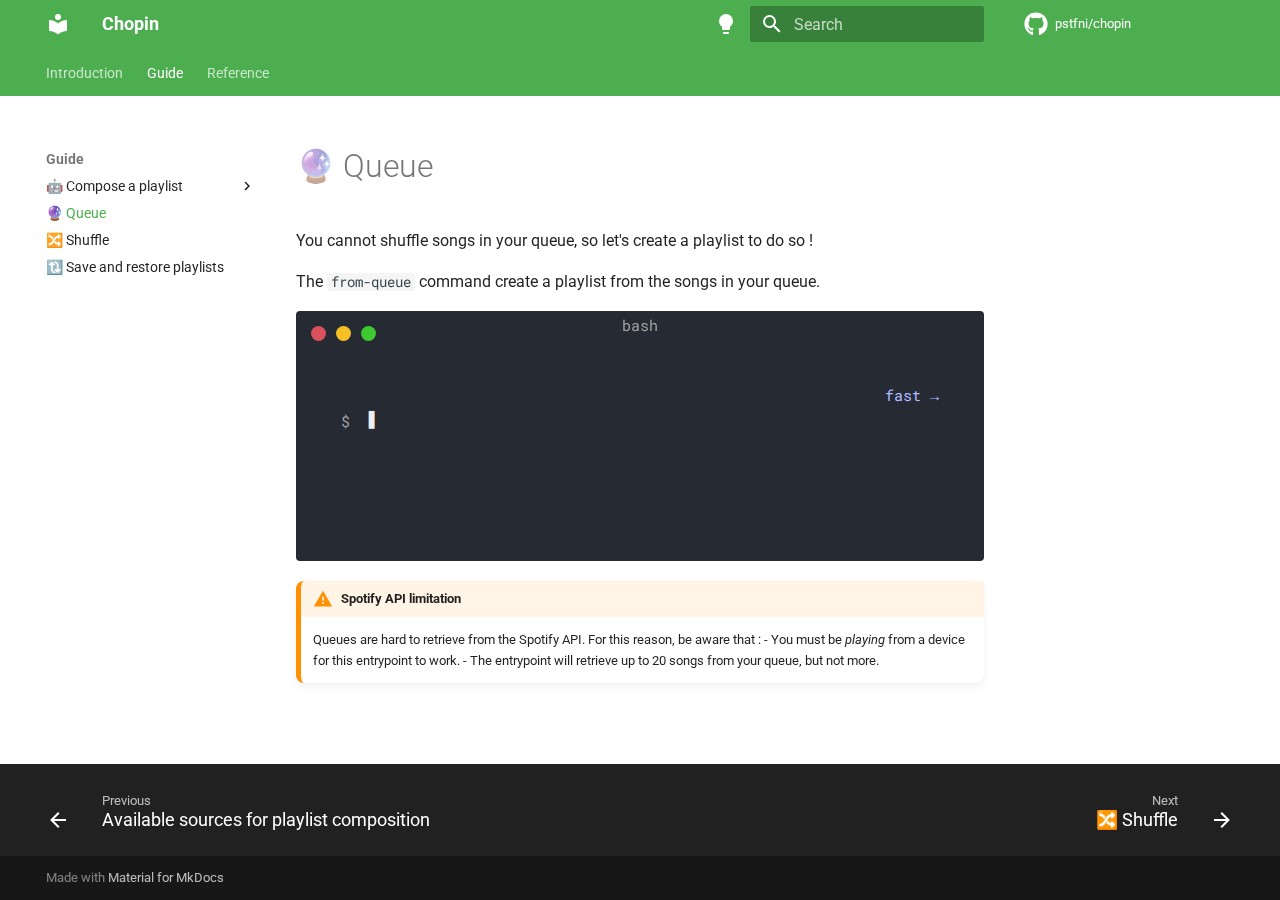
<file: guide/queue/index.html>
<!doctype html>
<html lang="en" class="no-js">
  <head>
    
      <meta charset="utf-8">
      <meta name="viewport" content="width=device-width,initial-scale=1">
      
      
      
      
        <link rel="prev" href="../sources/">
      
      
        <link rel="next" href="../shuffle/">
      
      
      <link rel="icon" href="../../assets/images/favicon.png">
      <meta name="generator" content="mkdocs-1.6.1, mkdocs-material-9.6.4">
    
    
      
        <title>🔮 Queue - Chopin</title>
      
    
    
      <link rel="stylesheet" href="../../assets/stylesheets/main.8608ea7d.min.css">
      
        
        <link rel="stylesheet" href="../../assets/stylesheets/palette.06af60db.min.css">
      
      
  
  
    
    
  
  
  <style>:root{--md-admonition-icon--tip:url('data:image/svg+xml;charset=utf-8,<svg xmlns="http://www.w3.org/2000/svg" viewBox="0 0 24 24"><path d="M17 9v3h-3v2h3v3h2v-3h3v-2h-3V9zM9 3v10.55c-.59-.34-1.27-.55-2-.55-2.21 0-4 1.79-4 4s1.79 4 4 4 4-1.79 4-4V7h4V3z"/></svg>');}</style>



    
    
      
    
    
      
        
        
        <link rel="preconnect" href="https://fonts.gstatic.com" crossorigin>
        <link rel="stylesheet" href="https://fonts.googleapis.com/css?family=Roboto:300,300i,400,400i,700,700i%7CRoboto+Mono:400,400i,700,700i&display=fallback">
        <style>:root{--md-text-font:"Roboto";--md-code-font:"Roboto Mono"}</style>
      
    
    
      <link rel="stylesheet" href="../../assets/_mkdocstrings.css">
    
      <link rel="stylesheet" href="../../assets/stylesheets/custom.css">
    
      <link rel="stylesheet" href="../../assets/stylesheets/termynal.css">
    
    <script>__md_scope=new URL("../..",location),__md_hash=e=>[...e].reduce(((e,_)=>(e<<5)-e+_.charCodeAt(0)),0),__md_get=(e,_=localStorage,t=__md_scope)=>JSON.parse(_.getItem(t.pathname+"."+e)),__md_set=(e,_,t=localStorage,a=__md_scope)=>{try{t.setItem(a.pathname+"."+e,JSON.stringify(_))}catch(e){}}</script>
    
      

    
    
    
  </head>
  
  
    
    
      
    
    
    
    
    <body dir="ltr" data-md-color-scheme="default" data-md-color-primary="green" data-md-color-accent="green">
  
    
    <input class="md-toggle" data-md-toggle="drawer" type="checkbox" id="__drawer" autocomplete="off">
    <input class="md-toggle" data-md-toggle="search" type="checkbox" id="__search" autocomplete="off">
    <label class="md-overlay" for="__drawer"></label>
    <div data-md-component="skip">
      
        
        <a href="#queue" class="md-skip">
          Skip to content
        </a>
      
    </div>
    <div data-md-component="announce">
      
    </div>
    
    
      

<header class="md-header" data-md-component="header">
  <nav class="md-header__inner md-grid" aria-label="Header">
    <a href="../.." title="Chopin" class="md-header__button md-logo" aria-label="Chopin" data-md-component="logo">
      
  
  <svg xmlns="http://www.w3.org/2000/svg" viewBox="0 0 24 24"><path d="M12 8a3 3 0 0 0 3-3 3 3 0 0 0-3-3 3 3 0 0 0-3 3 3 3 0 0 0 3 3m0 3.54C9.64 9.35 6.5 8 3 8v11c3.5 0 6.64 1.35 9 3.54 2.36-2.19 5.5-3.54 9-3.54V8c-3.5 0-6.64 1.35-9 3.54"/></svg>

    </a>
    <label class="md-header__button md-icon" for="__drawer">
      
      <svg xmlns="http://www.w3.org/2000/svg" viewBox="0 0 24 24"><path d="M3 6h18v2H3zm0 5h18v2H3zm0 5h18v2H3z"/></svg>
    </label>
    <div class="md-header__title" data-md-component="header-title">
      <div class="md-header__ellipsis">
        <div class="md-header__topic">
          <span class="md-ellipsis">
            Chopin
          </span>
        </div>
        <div class="md-header__topic" data-md-component="header-topic">
          <span class="md-ellipsis">
            
              🔮 Queue
            
          </span>
        </div>
      </div>
    </div>
    
      
        <form class="md-header__option" data-md-component="palette">
  
    
    
    
    <input class="md-option" data-md-color-media="" data-md-color-scheme="default" data-md-color-primary="green" data-md-color-accent="green"  aria-label="Switch to dark mode"  type="radio" name="__palette" id="__palette_0">
    
      <label class="md-header__button md-icon" title="Switch to dark mode" for="__palette_1" hidden>
        <svg xmlns="http://www.w3.org/2000/svg" viewBox="0 0 24 24"><path d="M12 2a7 7 0 0 0-7 7c0 2.38 1.19 4.47 3 5.74V17a1 1 0 0 0 1 1h6a1 1 0 0 0 1-1v-2.26c1.81-1.27 3-3.36 3-5.74a7 7 0 0 0-7-7M9 21a1 1 0 0 0 1 1h4a1 1 0 0 0 1-1v-1H9z"/></svg>
      </label>
    
  
    
    
    
    <input class="md-option" data-md-color-media="" data-md-color-scheme="slate" data-md-color-primary="green" data-md-color-accent="green"  aria-label="Switch to light mode"  type="radio" name="__palette" id="__palette_1">
    
      <label class="md-header__button md-icon" title="Switch to light mode" for="__palette_0" hidden>
        <svg xmlns="http://www.w3.org/2000/svg" viewBox="0 0 24 24"><path d="M12 2a7 7 0 0 1 7 7c0 2.38-1.19 4.47-3 5.74V17a1 1 0 0 1-1 1H9a1 1 0 0 1-1-1v-2.26C6.19 13.47 5 11.38 5 9a7 7 0 0 1 7-7M9 21v-1h6v1a1 1 0 0 1-1 1h-4a1 1 0 0 1-1-1m3-17a5 5 0 0 0-5 5c0 2.05 1.23 3.81 3 4.58V16h4v-2.42c1.77-.77 3-2.53 3-4.58a5 5 0 0 0-5-5"/></svg>
      </label>
    
  
</form>
      
    
    
      <script>var palette=__md_get("__palette");if(palette&&palette.color){if("(prefers-color-scheme)"===palette.color.media){var media=matchMedia("(prefers-color-scheme: light)"),input=document.querySelector(media.matches?"[data-md-color-media='(prefers-color-scheme: light)']":"[data-md-color-media='(prefers-color-scheme: dark)']");palette.color.media=input.getAttribute("data-md-color-media"),palette.color.scheme=input.getAttribute("data-md-color-scheme"),palette.color.primary=input.getAttribute("data-md-color-primary"),palette.color.accent=input.getAttribute("data-md-color-accent")}for(var[key,value]of Object.entries(palette.color))document.body.setAttribute("data-md-color-"+key,value)}</script>
    
    
    
      <label class="md-header__button md-icon" for="__search">
        
        <svg xmlns="http://www.w3.org/2000/svg" viewBox="0 0 24 24"><path d="M9.5 3A6.5 6.5 0 0 1 16 9.5c0 1.61-.59 3.09-1.56 4.23l.27.27h.79l5 5-1.5 1.5-5-5v-.79l-.27-.27A6.52 6.52 0 0 1 9.5 16 6.5 6.5 0 0 1 3 9.5 6.5 6.5 0 0 1 9.5 3m0 2C7 5 5 7 5 9.5S7 14 9.5 14 14 12 14 9.5 12 5 9.5 5"/></svg>
      </label>
      <div class="md-search" data-md-component="search" role="dialog">
  <label class="md-search__overlay" for="__search"></label>
  <div class="md-search__inner" role="search">
    <form class="md-search__form" name="search">
      <input type="text" class="md-search__input" name="query" aria-label="Search" placeholder="Search" autocapitalize="off" autocorrect="off" autocomplete="off" spellcheck="false" data-md-component="search-query" required>
      <label class="md-search__icon md-icon" for="__search">
        
        <svg xmlns="http://www.w3.org/2000/svg" viewBox="0 0 24 24"><path d="M9.5 3A6.5 6.5 0 0 1 16 9.5c0 1.61-.59 3.09-1.56 4.23l.27.27h.79l5 5-1.5 1.5-5-5v-.79l-.27-.27A6.52 6.52 0 0 1 9.5 16 6.5 6.5 0 0 1 3 9.5 6.5 6.5 0 0 1 9.5 3m0 2C7 5 5 7 5 9.5S7 14 9.5 14 14 12 14 9.5 12 5 9.5 5"/></svg>
        
        <svg xmlns="http://www.w3.org/2000/svg" viewBox="0 0 24 24"><path d="M20 11v2H8l5.5 5.5-1.42 1.42L4.16 12l7.92-7.92L13.5 5.5 8 11z"/></svg>
      </label>
      <nav class="md-search__options" aria-label="Search">
        
        <button type="reset" class="md-search__icon md-icon" title="Clear" aria-label="Clear" tabindex="-1">
          
          <svg xmlns="http://www.w3.org/2000/svg" viewBox="0 0 24 24"><path d="M19 6.41 17.59 5 12 10.59 6.41 5 5 6.41 10.59 12 5 17.59 6.41 19 12 13.41 17.59 19 19 17.59 13.41 12z"/></svg>
        </button>
      </nav>
      
    </form>
    <div class="md-search__output">
      <div class="md-search__scrollwrap" tabindex="0" data-md-scrollfix>
        <div class="md-search-result" data-md-component="search-result">
          <div class="md-search-result__meta">
            Initializing search
          </div>
          <ol class="md-search-result__list" role="presentation"></ol>
        </div>
      </div>
    </div>
  </div>
</div>
    
    
      <div class="md-header__source">
        <a href="https://github.com/pstfni/chopin" title="Go to repository" class="md-source" data-md-component="source">
  <div class="md-source__icon md-icon">
    
    <svg xmlns="http://www.w3.org/2000/svg" viewBox="0 0 496 512"><!--! Font Awesome Free 6.7.2 by @fontawesome - https://fontawesome.com License - https://fontawesome.com/license/free (Icons: CC BY 4.0, Fonts: SIL OFL 1.1, Code: MIT License) Copyright 2024 Fonticons, Inc.--><path d="M165.9 397.4c0 2-2.3 3.6-5.2 3.6-3.3.3-5.6-1.3-5.6-3.6 0-2 2.3-3.6 5.2-3.6 3-.3 5.6 1.3 5.6 3.6m-31.1-4.5c-.7 2 1.3 4.3 4.3 4.9 2.6 1 5.6 0 6.2-2s-1.3-4.3-4.3-5.2c-2.6-.7-5.5.3-6.2 2.3m44.2-1.7c-2.9.7-4.9 2.6-4.6 4.9.3 2 2.9 3.3 5.9 2.6 2.9-.7 4.9-2.6 4.6-4.6-.3-1.9-3-3.2-5.9-2.9M244.8 8C106.1 8 0 113.3 0 252c0 110.9 69.8 205.8 169.5 239.2 12.8 2.3 17.3-5.6 17.3-12.1 0-6.2-.3-40.4-.3-61.4 0 0-70 15-84.7-29.8 0 0-11.4-29.1-27.8-36.6 0 0-22.9-15.7 1.6-15.4 0 0 24.9 2 38.6 25.8 21.9 38.6 58.6 27.5 72.9 20.9 2.3-16 8.8-27.1 16-33.7-55.9-6.2-112.3-14.3-112.3-110.5 0-27.5 7.6-41.3 23.6-58.9-2.6-6.5-11.1-33.3 2.6-67.9 20.9-6.5 69 27 69 27 20-5.6 41.5-8.5 62.8-8.5s42.8 2.9 62.8 8.5c0 0 48.1-33.6 69-27 13.7 34.7 5.2 61.4 2.6 67.9 16 17.7 25.8 31.5 25.8 58.9 0 96.5-58.9 104.2-114.8 110.5 9.2 7.9 17 22.9 17 46.4 0 33.7-.3 75.4-.3 83.6 0 6.5 4.6 14.4 17.3 12.1C428.2 457.8 496 362.9 496 252 496 113.3 383.5 8 244.8 8M97.2 352.9c-1.3 1-1 3.3.7 5.2 1.6 1.6 3.9 2.3 5.2 1 1.3-1 1-3.3-.7-5.2-1.6-1.6-3.9-2.3-5.2-1m-10.8-8.1c-.7 1.3.3 2.9 2.3 3.9 1.6 1 3.6.7 4.3-.7.7-1.3-.3-2.9-2.3-3.9-2-.6-3.6-.3-4.3.7m32.4 35.6c-1.6 1.3-1 4.3 1.3 6.2 2.3 2.3 5.2 2.6 6.5 1 1.3-1.3.7-4.3-1.3-6.2-2.2-2.3-5.2-2.6-6.5-1m-11.4-14.7c-1.6 1-1.6 3.6 0 5.9s4.3 3.3 5.6 2.3c1.6-1.3 1.6-3.9 0-6.2-1.4-2.3-4-3.3-5.6-2"/></svg>
  </div>
  <div class="md-source__repository">
    pstfni/chopin
  </div>
</a>
      </div>
    
  </nav>
  
</header>
    
    <div class="md-container" data-md-component="container">
      
      
        
          
            
<nav class="md-tabs" aria-label="Tabs" data-md-component="tabs">
  <div class="md-grid">
    <ul class="md-tabs__list">
      
        
  
  
  
    
    
      <li class="md-tabs__item">
        <a href="../.." class="md-tabs__link">
          
  
    
  
  Introduction

        </a>
      </li>
    
  

      
        
  
  
    
  
  
    
    
      
  
  
    
  
  
    
    
      <li class="md-tabs__item md-tabs__item--active">
        <a href="../compose/" class="md-tabs__link">
          
  
    
  
  Guide

        </a>
      </li>
    
  

    
  

      
        
  
  
  
    
    
      <li class="md-tabs__item">
        <a href="../../reference/" class="md-tabs__link">
          
  
    
  
  Reference

        </a>
      </li>
    
  

      
    </ul>
  </div>
</nav>
          
        
      
      <main class="md-main" data-md-component="main">
        <div class="md-main__inner md-grid">
          
            
              
              <div class="md-sidebar md-sidebar--primary" data-md-component="sidebar" data-md-type="navigation" >
                <div class="md-sidebar__scrollwrap">
                  <div class="md-sidebar__inner">
                    


  


<nav class="md-nav md-nav--primary md-nav--lifted" aria-label="Navigation" data-md-level="0">
  <label class="md-nav__title" for="__drawer">
    <a href="../.." title="Chopin" class="md-nav__button md-logo" aria-label="Chopin" data-md-component="logo">
      
  
  <svg xmlns="http://www.w3.org/2000/svg" viewBox="0 0 24 24"><path d="M12 8a3 3 0 0 0 3-3 3 3 0 0 0-3-3 3 3 0 0 0-3 3 3 3 0 0 0 3 3m0 3.54C9.64 9.35 6.5 8 3 8v11c3.5 0 6.64 1.35 9 3.54 2.36-2.19 5.5-3.54 9-3.54V8c-3.5 0-6.64 1.35-9 3.54"/></svg>

    </a>
    Chopin
  </label>
  
    <div class="md-nav__source">
      <a href="https://github.com/pstfni/chopin" title="Go to repository" class="md-source" data-md-component="source">
  <div class="md-source__icon md-icon">
    
    <svg xmlns="http://www.w3.org/2000/svg" viewBox="0 0 496 512"><!--! Font Awesome Free 6.7.2 by @fontawesome - https://fontawesome.com License - https://fontawesome.com/license/free (Icons: CC BY 4.0, Fonts: SIL OFL 1.1, Code: MIT License) Copyright 2024 Fonticons, Inc.--><path d="M165.9 397.4c0 2-2.3 3.6-5.2 3.6-3.3.3-5.6-1.3-5.6-3.6 0-2 2.3-3.6 5.2-3.6 3-.3 5.6 1.3 5.6 3.6m-31.1-4.5c-.7 2 1.3 4.3 4.3 4.9 2.6 1 5.6 0 6.2-2s-1.3-4.3-4.3-5.2c-2.6-.7-5.5.3-6.2 2.3m44.2-1.7c-2.9.7-4.9 2.6-4.6 4.9.3 2 2.9 3.3 5.9 2.6 2.9-.7 4.9-2.6 4.6-4.6-.3-1.9-3-3.2-5.9-2.9M244.8 8C106.1 8 0 113.3 0 252c0 110.9 69.8 205.8 169.5 239.2 12.8 2.3 17.3-5.6 17.3-12.1 0-6.2-.3-40.4-.3-61.4 0 0-70 15-84.7-29.8 0 0-11.4-29.1-27.8-36.6 0 0-22.9-15.7 1.6-15.4 0 0 24.9 2 38.6 25.8 21.9 38.6 58.6 27.5 72.9 20.9 2.3-16 8.8-27.1 16-33.7-55.9-6.2-112.3-14.3-112.3-110.5 0-27.5 7.6-41.3 23.6-58.9-2.6-6.5-11.1-33.3 2.6-67.9 20.9-6.5 69 27 69 27 20-5.6 41.5-8.5 62.8-8.5s42.8 2.9 62.8 8.5c0 0 48.1-33.6 69-27 13.7 34.7 5.2 61.4 2.6 67.9 16 17.7 25.8 31.5 25.8 58.9 0 96.5-58.9 104.2-114.8 110.5 9.2 7.9 17 22.9 17 46.4 0 33.7-.3 75.4-.3 83.6 0 6.5 4.6 14.4 17.3 12.1C428.2 457.8 496 362.9 496 252 496 113.3 383.5 8 244.8 8M97.2 352.9c-1.3 1-1 3.3.7 5.2 1.6 1.6 3.9 2.3 5.2 1 1.3-1 1-3.3-.7-5.2-1.6-1.6-3.9-2.3-5.2-1m-10.8-8.1c-.7 1.3.3 2.9 2.3 3.9 1.6 1 3.6.7 4.3-.7.7-1.3-.3-2.9-2.3-3.9-2-.6-3.6-.3-4.3.7m32.4 35.6c-1.6 1.3-1 4.3 1.3 6.2 2.3 2.3 5.2 2.6 6.5 1 1.3-1.3.7-4.3-1.3-6.2-2.2-2.3-5.2-2.6-6.5-1m-11.4-14.7c-1.6 1-1.6 3.6 0 5.9s4.3 3.3 5.6 2.3c1.6-1.3 1.6-3.9 0-6.2-1.4-2.3-4-3.3-5.6-2"/></svg>
  </div>
  <div class="md-source__repository">
    pstfni/chopin
  </div>
</a>
    </div>
  
  <ul class="md-nav__list" data-md-scrollfix>
    
      
      
  
  
  
  
    
    
      
        
          
        
      
        
      
    
    
      
      
    
    
    <li class="md-nav__item md-nav__item--nested">
      
        
        
        <input class="md-nav__toggle md-toggle " type="checkbox" id="__nav_1" >
        
          
          
          <div class="md-nav__link md-nav__container">
            <a href="../.." class="md-nav__link ">
              
  
  <span class="md-ellipsis">
    Introduction
    
  </span>
  

            </a>
            
              
              <label class="md-nav__link " for="__nav_1" id="__nav_1_label" tabindex="0">
                <span class="md-nav__icon md-icon"></span>
              </label>
            
          </div>
        
        <nav class="md-nav" data-md-level="1" aria-labelledby="__nav_1_label" aria-expanded="false">
          <label class="md-nav__title" for="__nav_1">
            <span class="md-nav__icon md-icon"></span>
            Introduction
          </label>
          <ul class="md-nav__list" data-md-scrollfix>
            
              
            
              
                
  
  
  
  
    <li class="md-nav__item">
      <a href="../../getting_started/" class="md-nav__link">
        
  
  <span class="md-ellipsis">
    Getting started
    
  </span>
  

      </a>
    </li>
  

              
            
          </ul>
        </nav>
      
    </li>
  

    
      
      
  
  
    
  
  
  
    
    
      
        
      
        
      
        
      
        
      
    
    
      
        
        
      
      
    
    
    <li class="md-nav__item md-nav__item--active md-nav__item--section md-nav__item--nested">
      
        
        
        <input class="md-nav__toggle md-toggle " type="checkbox" id="__nav_2" checked>
        
          
          <label class="md-nav__link" for="__nav_2" id="__nav_2_label" tabindex="">
            
  
  <span class="md-ellipsis">
    Guide
    
  </span>
  

            <span class="md-nav__icon md-icon"></span>
          </label>
        
        <nav class="md-nav" data-md-level="1" aria-labelledby="__nav_2_label" aria-expanded="true">
          <label class="md-nav__title" for="__nav_2">
            <span class="md-nav__icon md-icon"></span>
            Guide
          </label>
          <ul class="md-nav__list" data-md-scrollfix>
            
              
                
  
  
  
  
    
    
      
        
      
        
      
    
    
      
      
    
    
    <li class="md-nav__item md-nav__item--nested">
      
        
        
        <input class="md-nav__toggle md-toggle " type="checkbox" id="__nav_2_1" >
        
          
          <label class="md-nav__link" for="__nav_2_1" id="__nav_2_1_label" tabindex="0">
            
  
  <span class="md-ellipsis">
    🤖 Compose a playlist
    
  </span>
  

            <span class="md-nav__icon md-icon"></span>
          </label>
        
        <nav class="md-nav" data-md-level="2" aria-labelledby="__nav_2_1_label" aria-expanded="false">
          <label class="md-nav__title" for="__nav_2_1">
            <span class="md-nav__icon md-icon"></span>
            🤖 Compose a playlist
          </label>
          <ul class="md-nav__list" data-md-scrollfix>
            
              
                
  
  
  
  
    <li class="md-nav__item">
      <a href="../compose/" class="md-nav__link">
        
  
  <span class="md-ellipsis">
    Compose
    
  </span>
  

      </a>
    </li>
  

              
            
              
                
  
  
  
  
    <li class="md-nav__item">
      <a href="../sources/" class="md-nav__link">
        
  
  <span class="md-ellipsis">
    Available sources for playlist composition
    
  </span>
  

      </a>
    </li>
  

              
            
          </ul>
        </nav>
      
    </li>
  

              
            
              
                
  
  
    
  
  
  
    <li class="md-nav__item md-nav__item--active">
      
      <input class="md-nav__toggle md-toggle" type="checkbox" id="__toc">
      
      
        
      
      
      <a href="./" class="md-nav__link md-nav__link--active">
        
  
  <span class="md-ellipsis">
    🔮 Queue
    
  </span>
  

      </a>
      
    </li>
  

              
            
              
                
  
  
  
  
    <li class="md-nav__item">
      <a href="../shuffle/" class="md-nav__link">
        
  
  <span class="md-ellipsis">
    🔀 Shuffle
    
  </span>
  

      </a>
    </li>
  

              
            
              
                
  
  
  
  
    <li class="md-nav__item">
      <a href="../backup_and_restore/" class="md-nav__link">
        
  
  <span class="md-ellipsis">
    🔃 Save and restore playlists
    
  </span>
  

      </a>
    </li>
  

              
            
          </ul>
        </nav>
      
    </li>
  

    
      
      
  
  
  
  
    
    
      
        
          
        
      
        
      
        
      
        
      
        
      
        
      
    
    
      
      
    
    
    <li class="md-nav__item md-nav__item--nested">
      
        
        
        <input class="md-nav__toggle md-toggle " type="checkbox" id="__nav_3" >
        
          
          
          <div class="md-nav__link md-nav__container">
            <a href="../../reference/" class="md-nav__link ">
              
  
  <span class="md-ellipsis">
    Reference
    
  </span>
  

            </a>
            
              
              <label class="md-nav__link " for="__nav_3" id="__nav_3_label" tabindex="0">
                <span class="md-nav__icon md-icon"></span>
              </label>
            
          </div>
        
        <nav class="md-nav" data-md-level="1" aria-labelledby="__nav_3_label" aria-expanded="false">
          <label class="md-nav__title" for="__nav_3">
            <span class="md-nav__icon md-icon"></span>
            Reference
          </label>
          <ul class="md-nav__list" data-md-scrollfix>
            
              
            
              
                
  
  
  
  
    <li class="md-nav__item">
      <a href="../../reference/entrypoints/" class="md-nav__link">
        
  
  <span class="md-ellipsis">
    Commands
    
  </span>
  

      </a>
    </li>
  

              
            
              
                
  
  
  
  
    <li class="md-nav__item">
      <a href="../../reference/managers/" class="md-nav__link">
        
  
  <span class="md-ellipsis">
    Managers
    
  </span>
  

      </a>
    </li>
  

              
            
              
                
  
  
  
  
    <li class="md-nav__item">
      <a href="../../reference/client/" class="md-nav__link">
        
  
  <span class="md-ellipsis">
    Spotify API related operations
    
  </span>
  

      </a>
    </li>
  

              
            
              
                
  
  
  
  
    <li class="md-nav__item">
      <a href="../../reference/schemas/" class="md-nav__link">
        
  
  <span class="md-ellipsis">
    Schemas
    
  </span>
  

      </a>
    </li>
  

              
            
              
                
  
  
  
  
    <li class="md-nav__item">
      <a href="../../reference/tools/" class="md-nav__link">
        
  
  <span class="md-ellipsis">
    Tools
    
  </span>
  

      </a>
    </li>
  

              
            
          </ul>
        </nav>
      
    </li>
  

    
  </ul>
</nav>
                  </div>
                </div>
              </div>
            
            
              
              <div class="md-sidebar md-sidebar--secondary" data-md-component="sidebar" data-md-type="toc" >
                <div class="md-sidebar__scrollwrap">
                  <div class="md-sidebar__inner">
                    

<nav class="md-nav md-nav--secondary" aria-label="Table of contents">
  
  
  
    
  
  
</nav>
                  </div>
                </div>
              </div>
            
          
          
            <div class="md-content" data-md-component="content">
              <article class="md-content__inner md-typeset">
                
                  


  
  


<h1 id="queue">🔮 Queue</h1>
<p>You cannot shuffle songs in your queue, so let's create a playlist to do so !</p>
<p>The <code>from-queue</code> command create a playlist from the songs in your queue.</p>
<div class="termy">

<div class="highlight"><pre><span></span><code><a id="__codelineno-0-1" name="__codelineno-0-1" href="#__codelineno-0-1"></a><span class="gp">$ </span>chopin<span class="w"> </span>from-queue<span class="w"> </span>
<a id="__codelineno-0-2" name="__codelineno-0-2" href="#__codelineno-0-2"></a>
<a id="__codelineno-0-3" name="__codelineno-0-3" href="#__codelineno-0-3"></a><span class="go">🔮 Queuing . . .</span>
<a id="__codelineno-0-4" name="__codelineno-0-4" href="#__codelineno-0-4"></a><span class="go">Playlist &#39;🔮 Queued Mix&#39; successfully created.</span>
</code></pre></div>
</div>

<div class="admonition warning">
<p class="admonition-title">Spotify API limitation</p>
<p>Queues are hard to retrieve from the Spotify API. For this reason, be aware that :
    - You must be <em>playing</em> from a device for this entrypoint to work.
    - The entrypoint will retrieve up to 20 songs from your queue, but not more.</p>
</div>












                
              </article>
            </div>
          
          
<script>var target=document.getElementById(location.hash.slice(1));target&&target.name&&(target.checked=target.name.startsWith("__tabbed_"))</script>
        </div>
        
          <button type="button" class="md-top md-icon" data-md-component="top" hidden>
  
  <svg xmlns="http://www.w3.org/2000/svg" viewBox="0 0 24 24"><path d="M13 20h-2V8l-5.5 5.5-1.42-1.42L12 4.16l7.92 7.92-1.42 1.42L13 8z"/></svg>
  Back to top
</button>
        
      </main>
      
        <footer class="md-footer">
  
    
      
      <nav class="md-footer__inner md-grid" aria-label="Footer" >
        
          
          <a href="../sources/" class="md-footer__link md-footer__link--prev" aria-label="Previous: Available sources for playlist composition">
            <div class="md-footer__button md-icon">
              
              <svg xmlns="http://www.w3.org/2000/svg" viewBox="0 0 24 24"><path d="M20 11v2H8l5.5 5.5-1.42 1.42L4.16 12l7.92-7.92L13.5 5.5 8 11z"/></svg>
            </div>
            <div class="md-footer__title">
              <span class="md-footer__direction">
                Previous
              </span>
              <div class="md-ellipsis">
                Available sources for playlist composition
              </div>
            </div>
          </a>
        
        
          
          <a href="../shuffle/" class="md-footer__link md-footer__link--next" aria-label="Next: 🔀 Shuffle">
            <div class="md-footer__title">
              <span class="md-footer__direction">
                Next
              </span>
              <div class="md-ellipsis">
                🔀 Shuffle
              </div>
            </div>
            <div class="md-footer__button md-icon">
              
              <svg xmlns="http://www.w3.org/2000/svg" viewBox="0 0 24 24"><path d="M4 11v2h12l-5.5 5.5 1.42 1.42L19.84 12l-7.92-7.92L10.5 5.5 16 11z"/></svg>
            </div>
          </a>
        
      </nav>
    
  
  <div class="md-footer-meta md-typeset">
    <div class="md-footer-meta__inner md-grid">
      <div class="md-copyright">
  
  
    Made with
    <a href="https://squidfunk.github.io/mkdocs-material/" target="_blank" rel="noopener">
      Material for MkDocs
    </a>
  
</div>
      
    </div>
  </div>
</footer>
      
    </div>
    <div class="md-dialog" data-md-component="dialog">
      <div class="md-dialog__inner md-typeset"></div>
    </div>
    
    
    <script id="__config" type="application/json">{"base": "../..", "features": ["navigation.indexes", "navigation.tabs", "navigation.instant", "navigation.tracking", "navigation.top", "navigation.footer"], "search": "../../assets/javascripts/workers/search.f8cc74c7.min.js", "translations": {"clipboard.copied": "Copied to clipboard", "clipboard.copy": "Copy to clipboard", "search.result.more.one": "1 more on this page", "search.result.more.other": "# more on this page", "search.result.none": "No matching documents", "search.result.one": "1 matching document", "search.result.other": "# matching documents", "search.result.placeholder": "Type to start searching", "search.result.term.missing": "Missing", "select.version": "Select version"}}</script>
    
    
      <script src="../../assets/javascripts/bundle.f1b6f286.min.js"></script>
      
        <script src="../../assets/js/termynal.js"></script>
      
        <script src="../../assets/js/custom.js"></script>
      
    
  </body>
</html>
</file>
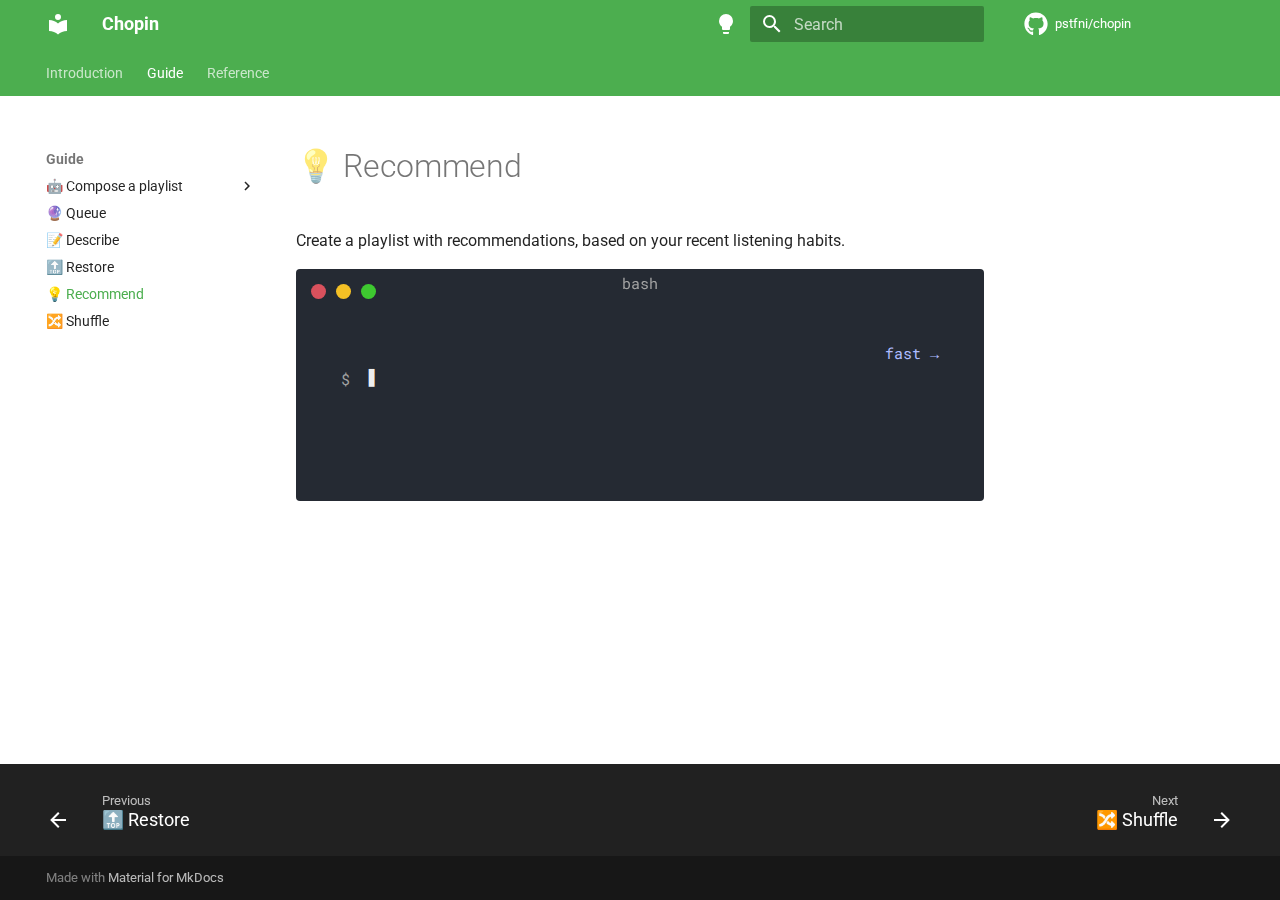
<file: guide/recommend/index.html>
<!doctype html>
<html lang="en" class="no-js">
  <head>
    
      <meta charset="utf-8">
      <meta name="viewport" content="width=device-width,initial-scale=1">
      
      
      
      
        <link rel="prev" href="../restore/">
      
      
        <link rel="next" href="../shuffle_playlist/">
      
      
      <link rel="icon" href="../../assets/images/favicon.png">
      <meta name="generator" content="mkdocs-1.5.3, mkdocs-material-9.5.13">
    
    
      
        <title>💡 Recommend - Chopin</title>
      
    
    
      <link rel="stylesheet" href="../../assets/stylesheets/main.7e359304.min.css">
      
        
        <link rel="stylesheet" href="../../assets/stylesheets/palette.06af60db.min.css">
      
      
  
  
    
    
  
  
  <style>:root{--md-admonition-icon--tip:url('data:image/svg+xml;charset=utf-8,<svg xmlns="http://www.w3.org/2000/svg" viewBox="0 0 24 24"><path d="M17 9v3h-3v2h3v3h2v-3h3v-2h-3V9h-2M9 3v10.55c-.59-.34-1.27-.55-2-.55-2.21 0-4 1.79-4 4s1.79 4 4 4 4-1.79 4-4V7h4V3H9Z"/></svg>');}</style>



    
    
      
    
    
      
        
        
        <link rel="preconnect" href="https://fonts.gstatic.com" crossorigin>
        <link rel="stylesheet" href="https://fonts.googleapis.com/css?family=Roboto:300,300i,400,400i,700,700i%7CRoboto+Mono:400,400i,700,700i&display=fallback">
        <style>:root{--md-text-font:"Roboto";--md-code-font:"Roboto Mono"}</style>
      
    
    
      <link rel="stylesheet" href="../../assets/_mkdocstrings.css">
    
      <link rel="stylesheet" href="../../css/termynal.css">
    
      <link rel="stylesheet" href="../../css/custom.css">
    
    <script>__md_scope=new URL("../..",location),__md_hash=e=>[...e].reduce((e,_)=>(e<<5)-e+_.charCodeAt(0),0),__md_get=(e,_=localStorage,t=__md_scope)=>JSON.parse(_.getItem(t.pathname+"."+e)),__md_set=(e,_,t=localStorage,a=__md_scope)=>{try{t.setItem(a.pathname+"."+e,JSON.stringify(_))}catch(e){}}</script>
    
      

    
    
    
  </head>
  
  
    
    
      
    
    
    
    
    <body dir="ltr" data-md-color-scheme="default" data-md-color-primary="green" data-md-color-accent="light-green">
  
    
    <input class="md-toggle" data-md-toggle="drawer" type="checkbox" id="__drawer" autocomplete="off">
    <input class="md-toggle" data-md-toggle="search" type="checkbox" id="__search" autocomplete="off">
    <label class="md-overlay" for="__drawer"></label>
    <div data-md-component="skip">
      
        
        <a href="#recommend" class="md-skip">
          Skip to content
        </a>
      
    </div>
    <div data-md-component="announce">
      
    </div>
    
    
      

<header class="md-header" data-md-component="header">
  <nav class="md-header__inner md-grid" aria-label="Header">
    <a href="../.." title="Chopin" class="md-header__button md-logo" aria-label="Chopin" data-md-component="logo">
      
  
  <svg xmlns="http://www.w3.org/2000/svg" viewBox="0 0 24 24"><path d="M12 8a3 3 0 0 0 3-3 3 3 0 0 0-3-3 3 3 0 0 0-3 3 3 3 0 0 0 3 3m0 3.54C9.64 9.35 6.5 8 3 8v11c3.5 0 6.64 1.35 9 3.54 2.36-2.19 5.5-3.54 9-3.54V8c-3.5 0-6.64 1.35-9 3.54Z"/></svg>

    </a>
    <label class="md-header__button md-icon" for="__drawer">
      
      <svg xmlns="http://www.w3.org/2000/svg" viewBox="0 0 24 24"><path d="M3 6h18v2H3V6m0 5h18v2H3v-2m0 5h18v2H3v-2Z"/></svg>
    </label>
    <div class="md-header__title" data-md-component="header-title">
      <div class="md-header__ellipsis">
        <div class="md-header__topic">
          <span class="md-ellipsis">
            Chopin
          </span>
        </div>
        <div class="md-header__topic" data-md-component="header-topic">
          <span class="md-ellipsis">
            
              💡 Recommend
            
          </span>
        </div>
      </div>
    </div>
    
      
        <form class="md-header__option" data-md-component="palette">
  
    
    
    
    <input class="md-option" data-md-color-media="" data-md-color-scheme="default" data-md-color-primary="green" data-md-color-accent="light-green"  aria-label="Switch to dark mode"  type="radio" name="__palette" id="__palette_0">
    
      <label class="md-header__button md-icon" title="Switch to dark mode" for="__palette_1" hidden>
        <svg xmlns="http://www.w3.org/2000/svg" viewBox="0 0 24 24"><path d="M12 2a7 7 0 0 0-7 7c0 2.38 1.19 4.47 3 5.74V17a1 1 0 0 0 1 1h6a1 1 0 0 0 1-1v-2.26c1.81-1.27 3-3.36 3-5.74a7 7 0 0 0-7-7M9 21a1 1 0 0 0 1 1h4a1 1 0 0 0 1-1v-1H9v1Z"/></svg>
      </label>
    
  
    
    
    
    <input class="md-option" data-md-color-media="" data-md-color-scheme="slate" data-md-color-primary="green" data-md-color-accent="light-green"  aria-label="Switch to light mode"  type="radio" name="__palette" id="__palette_1">
    
      <label class="md-header__button md-icon" title="Switch to light mode" for="__palette_0" hidden>
        <svg xmlns="http://www.w3.org/2000/svg" viewBox="0 0 24 24"><path d="M12 2a7 7 0 0 1 7 7c0 2.38-1.19 4.47-3 5.74V17a1 1 0 0 1-1 1H9a1 1 0 0 1-1-1v-2.26C6.19 13.47 5 11.38 5 9a7 7 0 0 1 7-7M9 21v-1h6v1a1 1 0 0 1-1 1h-4a1 1 0 0 1-1-1m3-17a5 5 0 0 0-5 5c0 2.05 1.23 3.81 3 4.58V16h4v-2.42c1.77-.77 3-2.53 3-4.58a5 5 0 0 0-5-5Z"/></svg>
      </label>
    
  
</form>
      
    
    
      <script>var media,input,key,value,palette=__md_get("__palette");if(palette&&palette.color){"(prefers-color-scheme)"===palette.color.media&&(media=matchMedia("(prefers-color-scheme: light)"),input=document.querySelector(media.matches?"[data-md-color-media='(prefers-color-scheme: light)']":"[data-md-color-media='(prefers-color-scheme: dark)']"),palette.color.media=input.getAttribute("data-md-color-media"),palette.color.scheme=input.getAttribute("data-md-color-scheme"),palette.color.primary=input.getAttribute("data-md-color-primary"),palette.color.accent=input.getAttribute("data-md-color-accent"));for([key,value]of Object.entries(palette.color))document.body.setAttribute("data-md-color-"+key,value)}</script>
    
    
    
      <label class="md-header__button md-icon" for="__search">
        
        <svg xmlns="http://www.w3.org/2000/svg" viewBox="0 0 24 24"><path d="M9.5 3A6.5 6.5 0 0 1 16 9.5c0 1.61-.59 3.09-1.56 4.23l.27.27h.79l5 5-1.5 1.5-5-5v-.79l-.27-.27A6.516 6.516 0 0 1 9.5 16 6.5 6.5 0 0 1 3 9.5 6.5 6.5 0 0 1 9.5 3m0 2C7 5 5 7 5 9.5S7 14 9.5 14 14 12 14 9.5 12 5 9.5 5Z"/></svg>
      </label>
      <div class="md-search" data-md-component="search" role="dialog">
  <label class="md-search__overlay" for="__search"></label>
  <div class="md-search__inner" role="search">
    <form class="md-search__form" name="search">
      <input type="text" class="md-search__input" name="query" aria-label="Search" placeholder="Search" autocapitalize="off" autocorrect="off" autocomplete="off" spellcheck="false" data-md-component="search-query" required>
      <label class="md-search__icon md-icon" for="__search">
        
        <svg xmlns="http://www.w3.org/2000/svg" viewBox="0 0 24 24"><path d="M9.5 3A6.5 6.5 0 0 1 16 9.5c0 1.61-.59 3.09-1.56 4.23l.27.27h.79l5 5-1.5 1.5-5-5v-.79l-.27-.27A6.516 6.516 0 0 1 9.5 16 6.5 6.5 0 0 1 3 9.5 6.5 6.5 0 0 1 9.5 3m0 2C7 5 5 7 5 9.5S7 14 9.5 14 14 12 14 9.5 12 5 9.5 5Z"/></svg>
        
        <svg xmlns="http://www.w3.org/2000/svg" viewBox="0 0 24 24"><path d="M20 11v2H8l5.5 5.5-1.42 1.42L4.16 12l7.92-7.92L13.5 5.5 8 11h12Z"/></svg>
      </label>
      <nav class="md-search__options" aria-label="Search">
        
        <button type="reset" class="md-search__icon md-icon" title="Clear" aria-label="Clear" tabindex="-1">
          
          <svg xmlns="http://www.w3.org/2000/svg" viewBox="0 0 24 24"><path d="M19 6.41 17.59 5 12 10.59 6.41 5 5 6.41 10.59 12 5 17.59 6.41 19 12 13.41 17.59 19 19 17.59 13.41 12 19 6.41Z"/></svg>
        </button>
      </nav>
      
    </form>
    <div class="md-search__output">
      <div class="md-search__scrollwrap" data-md-scrollfix>
        <div class="md-search-result" data-md-component="search-result">
          <div class="md-search-result__meta">
            Initializing search
          </div>
          <ol class="md-search-result__list" role="presentation"></ol>
        </div>
      </div>
    </div>
  </div>
</div>
    
    
      <div class="md-header__source">
        <a href="https://github.com/pstfni/chopin" title="Go to repository" class="md-source" data-md-component="source">
  <div class="md-source__icon md-icon">
    
    <svg xmlns="http://www.w3.org/2000/svg" viewBox="0 0 496 512"><!--! Font Awesome Free 6.5.1 by @fontawesome - https://fontawesome.com License - https://fontawesome.com/license/free (Icons: CC BY 4.0, Fonts: SIL OFL 1.1, Code: MIT License) Copyright 2023 Fonticons, Inc.--><path d="M165.9 397.4c0 2-2.3 3.6-5.2 3.6-3.3.3-5.6-1.3-5.6-3.6 0-2 2.3-3.6 5.2-3.6 3-.3 5.6 1.3 5.6 3.6zm-31.1-4.5c-.7 2 1.3 4.3 4.3 4.9 2.6 1 5.6 0 6.2-2s-1.3-4.3-4.3-5.2c-2.6-.7-5.5.3-6.2 2.3zm44.2-1.7c-2.9.7-4.9 2.6-4.6 4.9.3 2 2.9 3.3 5.9 2.6 2.9-.7 4.9-2.6 4.6-4.6-.3-1.9-3-3.2-5.9-2.9zM244.8 8C106.1 8 0 113.3 0 252c0 110.9 69.8 205.8 169.5 239.2 12.8 2.3 17.3-5.6 17.3-12.1 0-6.2-.3-40.4-.3-61.4 0 0-70 15-84.7-29.8 0 0-11.4-29.1-27.8-36.6 0 0-22.9-15.7 1.6-15.4 0 0 24.9 2 38.6 25.8 21.9 38.6 58.6 27.5 72.9 20.9 2.3-16 8.8-27.1 16-33.7-55.9-6.2-112.3-14.3-112.3-110.5 0-27.5 7.6-41.3 23.6-58.9-2.6-6.5-11.1-33.3 2.6-67.9 20.9-6.5 69 27 69 27 20-5.6 41.5-8.5 62.8-8.5s42.8 2.9 62.8 8.5c0 0 48.1-33.6 69-27 13.7 34.7 5.2 61.4 2.6 67.9 16 17.7 25.8 31.5 25.8 58.9 0 96.5-58.9 104.2-114.8 110.5 9.2 7.9 17 22.9 17 46.4 0 33.7-.3 75.4-.3 83.6 0 6.5 4.6 14.4 17.3 12.1C428.2 457.8 496 362.9 496 252 496 113.3 383.5 8 244.8 8zM97.2 352.9c-1.3 1-1 3.3.7 5.2 1.6 1.6 3.9 2.3 5.2 1 1.3-1 1-3.3-.7-5.2-1.6-1.6-3.9-2.3-5.2-1zm-10.8-8.1c-.7 1.3.3 2.9 2.3 3.9 1.6 1 3.6.7 4.3-.7.7-1.3-.3-2.9-2.3-3.9-2-.6-3.6-.3-4.3.7zm32.4 35.6c-1.6 1.3-1 4.3 1.3 6.2 2.3 2.3 5.2 2.6 6.5 1 1.3-1.3.7-4.3-1.3-6.2-2.2-2.3-5.2-2.6-6.5-1zm-11.4-14.7c-1.6 1-1.6 3.6 0 5.9 1.6 2.3 4.3 3.3 5.6 2.3 1.6-1.3 1.6-3.9 0-6.2-1.4-2.3-4-3.3-5.6-2z"/></svg>
  </div>
  <div class="md-source__repository">
    pstfni/chopin
  </div>
</a>
      </div>
    
  </nav>
  
</header>
    
    <div class="md-container" data-md-component="container">
      
      
        
          
            
<nav class="md-tabs" aria-label="Tabs" data-md-component="tabs">
  <div class="md-grid">
    <ul class="md-tabs__list">
      
        
  
  
  
    
    
      <li class="md-tabs__item">
        <a href="../.." class="md-tabs__link">
          
  
    
  
  Introduction

        </a>
      </li>
    
  

      
        
  
  
    
  
  
    
    
      
  
  
    
  
  
    
    
      <li class="md-tabs__item md-tabs__item--active">
        <a href="../compose/" class="md-tabs__link">
          
  
    
  
  Guide

        </a>
      </li>
    
  

    
  

      
        
  
  
  
    
    
      <li class="md-tabs__item">
        <a href="../../reference/" class="md-tabs__link">
          
  
    
  
  Reference

        </a>
      </li>
    
  

      
    </ul>
  </div>
</nav>
          
        
      
      <main class="md-main" data-md-component="main">
        <div class="md-main__inner md-grid">
          
            
              
              <div class="md-sidebar md-sidebar--primary" data-md-component="sidebar" data-md-type="navigation" >
                <div class="md-sidebar__scrollwrap">
                  <div class="md-sidebar__inner">
                    


  


<nav class="md-nav md-nav--primary md-nav--lifted" aria-label="Navigation" data-md-level="0">
  <label class="md-nav__title" for="__drawer">
    <a href="../.." title="Chopin" class="md-nav__button md-logo" aria-label="Chopin" data-md-component="logo">
      
  
  <svg xmlns="http://www.w3.org/2000/svg" viewBox="0 0 24 24"><path d="M12 8a3 3 0 0 0 3-3 3 3 0 0 0-3-3 3 3 0 0 0-3 3 3 3 0 0 0 3 3m0 3.54C9.64 9.35 6.5 8 3 8v11c3.5 0 6.64 1.35 9 3.54 2.36-2.19 5.5-3.54 9-3.54V8c-3.5 0-6.64 1.35-9 3.54Z"/></svg>

    </a>
    Chopin
  </label>
  
    <div class="md-nav__source">
      <a href="https://github.com/pstfni/chopin" title="Go to repository" class="md-source" data-md-component="source">
  <div class="md-source__icon md-icon">
    
    <svg xmlns="http://www.w3.org/2000/svg" viewBox="0 0 496 512"><!--! Font Awesome Free 6.5.1 by @fontawesome - https://fontawesome.com License - https://fontawesome.com/license/free (Icons: CC BY 4.0, Fonts: SIL OFL 1.1, Code: MIT License) Copyright 2023 Fonticons, Inc.--><path d="M165.9 397.4c0 2-2.3 3.6-5.2 3.6-3.3.3-5.6-1.3-5.6-3.6 0-2 2.3-3.6 5.2-3.6 3-.3 5.6 1.3 5.6 3.6zm-31.1-4.5c-.7 2 1.3 4.3 4.3 4.9 2.6 1 5.6 0 6.2-2s-1.3-4.3-4.3-5.2c-2.6-.7-5.5.3-6.2 2.3zm44.2-1.7c-2.9.7-4.9 2.6-4.6 4.9.3 2 2.9 3.3 5.9 2.6 2.9-.7 4.9-2.6 4.6-4.6-.3-1.9-3-3.2-5.9-2.9zM244.8 8C106.1 8 0 113.3 0 252c0 110.9 69.8 205.8 169.5 239.2 12.8 2.3 17.3-5.6 17.3-12.1 0-6.2-.3-40.4-.3-61.4 0 0-70 15-84.7-29.8 0 0-11.4-29.1-27.8-36.6 0 0-22.9-15.7 1.6-15.4 0 0 24.9 2 38.6 25.8 21.9 38.6 58.6 27.5 72.9 20.9 2.3-16 8.8-27.1 16-33.7-55.9-6.2-112.3-14.3-112.3-110.5 0-27.5 7.6-41.3 23.6-58.9-2.6-6.5-11.1-33.3 2.6-67.9 20.9-6.5 69 27 69 27 20-5.6 41.5-8.5 62.8-8.5s42.8 2.9 62.8 8.5c0 0 48.1-33.6 69-27 13.7 34.7 5.2 61.4 2.6 67.9 16 17.7 25.8 31.5 25.8 58.9 0 96.5-58.9 104.2-114.8 110.5 9.2 7.9 17 22.9 17 46.4 0 33.7-.3 75.4-.3 83.6 0 6.5 4.6 14.4 17.3 12.1C428.2 457.8 496 362.9 496 252 496 113.3 383.5 8 244.8 8zM97.2 352.9c-1.3 1-1 3.3.7 5.2 1.6 1.6 3.9 2.3 5.2 1 1.3-1 1-3.3-.7-5.2-1.6-1.6-3.9-2.3-5.2-1zm-10.8-8.1c-.7 1.3.3 2.9 2.3 3.9 1.6 1 3.6.7 4.3-.7.7-1.3-.3-2.9-2.3-3.9-2-.6-3.6-.3-4.3.7zm32.4 35.6c-1.6 1.3-1 4.3 1.3 6.2 2.3 2.3 5.2 2.6 6.5 1 1.3-1.3.7-4.3-1.3-6.2-2.2-2.3-5.2-2.6-6.5-1zm-11.4-14.7c-1.6 1-1.6 3.6 0 5.9 1.6 2.3 4.3 3.3 5.6 2.3 1.6-1.3 1.6-3.9 0-6.2-1.4-2.3-4-3.3-5.6-2z"/></svg>
  </div>
  <div class="md-source__repository">
    pstfni/chopin
  </div>
</a>
    </div>
  
  <ul class="md-nav__list" data-md-scrollfix>
    
      
      
  
  
  
  
    
    
      
        
          
        
      
        
      
    
    
      
      
    
    
    <li class="md-nav__item md-nav__item--nested">
      
        
        
        <input class="md-nav__toggle md-toggle " type="checkbox" id="__nav_1" >
        
          
          
          <div class="md-nav__link md-nav__container">
            <a href="../.." class="md-nav__link ">
              
  
  <span class="md-ellipsis">
    Introduction
  </span>
  

            </a>
            
              
              <label class="md-nav__link " for="__nav_1" id="__nav_1_label" tabindex="0">
                <span class="md-nav__icon md-icon"></span>
              </label>
            
          </div>
        
        <nav class="md-nav" data-md-level="1" aria-labelledby="__nav_1_label" aria-expanded="false">
          <label class="md-nav__title" for="__nav_1">
            <span class="md-nav__icon md-icon"></span>
            Introduction
          </label>
          <ul class="md-nav__list" data-md-scrollfix>
            
              
            
              
                
  
  
  
  
    <li class="md-nav__item">
      <a href="../../getting_started/" class="md-nav__link">
        
  
  <span class="md-ellipsis">
    Getting started
  </span>
  

      </a>
    </li>
  

              
            
          </ul>
        </nav>
      
    </li>
  

    
      
      
  
  
    
  
  
  
    
    
      
        
      
        
      
        
      
        
      
        
      
        
      
    
    
      
        
        
      
      
    
    
    <li class="md-nav__item md-nav__item--active md-nav__item--section md-nav__item--nested">
      
        
        
        <input class="md-nav__toggle md-toggle " type="checkbox" id="__nav_2" checked>
        
          
          <label class="md-nav__link" for="__nav_2" id="__nav_2_label" tabindex="">
            
  
  <span class="md-ellipsis">
    Guide
  </span>
  

            <span class="md-nav__icon md-icon"></span>
          </label>
        
        <nav class="md-nav" data-md-level="1" aria-labelledby="__nav_2_label" aria-expanded="true">
          <label class="md-nav__title" for="__nav_2">
            <span class="md-nav__icon md-icon"></span>
            Guide
          </label>
          <ul class="md-nav__list" data-md-scrollfix>
            
              
                
  
  
  
  
    
    
      
        
      
        
      
    
    
      
      
    
    
    <li class="md-nav__item md-nav__item--nested">
      
        
        
        <input class="md-nav__toggle md-toggle " type="checkbox" id="__nav_2_1" >
        
          
          <label class="md-nav__link" for="__nav_2_1" id="__nav_2_1_label" tabindex="0">
            
  
  <span class="md-ellipsis">
    🤖 Compose a playlist
  </span>
  

            <span class="md-nav__icon md-icon"></span>
          </label>
        
        <nav class="md-nav" data-md-level="2" aria-labelledby="__nav_2_1_label" aria-expanded="false">
          <label class="md-nav__title" for="__nav_2_1">
            <span class="md-nav__icon md-icon"></span>
            🤖 Compose a playlist
          </label>
          <ul class="md-nav__list" data-md-scrollfix>
            
              
                
  
  
  
  
    <li class="md-nav__item">
      <a href="../compose/" class="md-nav__link">
        
  
  <span class="md-ellipsis">
    Compose
  </span>
  

      </a>
    </li>
  

              
            
              
                
  
  
  
  
    <li class="md-nav__item">
      <a href="../sources/" class="md-nav__link">
        
  
  <span class="md-ellipsis">
    Available sources for playlist composition
  </span>
  

      </a>
    </li>
  

              
            
          </ul>
        </nav>
      
    </li>
  

              
            
              
                
  
  
  
  
    <li class="md-nav__item">
      <a href="../queue/" class="md-nav__link">
        
  
  <span class="md-ellipsis">
    🔮 Queue
  </span>
  

      </a>
    </li>
  

              
            
              
                
  
  
  
  
    <li class="md-nav__item">
      <a href="../describe/" class="md-nav__link">
        
  
  <span class="md-ellipsis">
    📝 Describe
  </span>
  

      </a>
    </li>
  

              
            
              
                
  
  
  
  
    <li class="md-nav__item">
      <a href="../restore/" class="md-nav__link">
        
  
  <span class="md-ellipsis">
    🔝 Restore
  </span>
  

      </a>
    </li>
  

              
            
              
                
  
  
    
  
  
  
    <li class="md-nav__item md-nav__item--active">
      
      <input class="md-nav__toggle md-toggle" type="checkbox" id="__toc">
      
      
        
      
      
      <a href="./" class="md-nav__link md-nav__link--active">
        
  
  <span class="md-ellipsis">
    💡 Recommend
  </span>
  

      </a>
      
    </li>
  

              
            
              
                
  
  
  
  
    <li class="md-nav__item">
      <a href="../shuffle_playlist/" class="md-nav__link">
        
  
  <span class="md-ellipsis">
    🔀 Shuffle
  </span>
  

      </a>
    </li>
  

              
            
          </ul>
        </nav>
      
    </li>
  

    
      
      
  
  
  
  
    
    
      
        
          
        
      
        
      
        
      
        
      
        
      
        
      
    
    
      
      
    
    
    <li class="md-nav__item md-nav__item--nested">
      
        
        
        <input class="md-nav__toggle md-toggle " type="checkbox" id="__nav_3" >
        
          
          
          <div class="md-nav__link md-nav__container">
            <a href="../../reference/" class="md-nav__link ">
              
  
  <span class="md-ellipsis">
    Reference
  </span>
  

            </a>
            
              
              <label class="md-nav__link " for="__nav_3" id="__nav_3_label" tabindex="0">
                <span class="md-nav__icon md-icon"></span>
              </label>
            
          </div>
        
        <nav class="md-nav" data-md-level="1" aria-labelledby="__nav_3_label" aria-expanded="false">
          <label class="md-nav__title" for="__nav_3">
            <span class="md-nav__icon md-icon"></span>
            Reference
          </label>
          <ul class="md-nav__list" data-md-scrollfix>
            
              
            
              
                
  
  
  
  
    <li class="md-nav__item">
      <a href="../../reference/entrypoints/" class="md-nav__link">
        
  
  <span class="md-ellipsis">
    Entrypoints
  </span>
  

      </a>
    </li>
  

              
            
              
                
  
  
  
  
    <li class="md-nav__item">
      <a href="../../reference/managers/" class="md-nav__link">
        
  
  <span class="md-ellipsis">
    Managers
  </span>
  

      </a>
    </li>
  

              
            
              
                
  
  
  
  
    <li class="md-nav__item">
      <a href="../../reference/client/" class="md-nav__link">
        
  
  <span class="md-ellipsis">
    Spotify API related operations
  </span>
  

      </a>
    </li>
  

              
            
              
                
  
  
  
  
    <li class="md-nav__item">
      <a href="../../reference/schemas/" class="md-nav__link">
        
  
  <span class="md-ellipsis">
    Schemas
  </span>
  

      </a>
    </li>
  

              
            
              
                
  
  
  
  
    <li class="md-nav__item">
      <a href="../../reference/tools/" class="md-nav__link">
        
  
  <span class="md-ellipsis">
    Tools
  </span>
  

      </a>
    </li>
  

              
            
          </ul>
        </nav>
      
    </li>
  

    
  </ul>
</nav>
                  </div>
                </div>
              </div>
            
            
              
              <div class="md-sidebar md-sidebar--secondary" data-md-component="sidebar" data-md-type="toc" >
                <div class="md-sidebar__scrollwrap">
                  <div class="md-sidebar__inner">
                    

<nav class="md-nav md-nav--secondary" aria-label="Table of contents">
  
  
  
    
  
  
</nav>
                  </div>
                </div>
              </div>
            
          
          
            <div class="md-content" data-md-component="content">
              <article class="md-content__inner md-typeset">
                
                  

  
  


<h1 id="recommend">💡 Recommend</h1>
<p>Create a playlist with recommendations, based on your recent listening habits.</p>
<div class="termy">

<div class="highlight"><pre><span></span><code><a id="__codelineno-0-1" name="__codelineno-0-1" href="#__codelineno-0-1"></a><span class="gp">$ </span>recommend<span class="w"> </span>
<a id="__codelineno-0-2" name="__codelineno-0-2" href="#__codelineno-0-2"></a><span class="go">💡 Creating recommendations . . .</span>
<a id="__codelineno-0-3" name="__codelineno-0-3" href="#__codelineno-0-3"></a><span class="go">Playlist &#39;recommendations&quot; succesfully created</span>
</code></pre></div>
</div>












                
              </article>
            </div>
          
          
<script>var target=document.getElementById(location.hash.slice(1));target&&target.name&&(target.checked=target.name.startsWith("__tabbed_"))</script>
        </div>
        
          <button type="button" class="md-top md-icon" data-md-component="top" hidden>
  
  <svg xmlns="http://www.w3.org/2000/svg" viewBox="0 0 24 24"><path d="M13 20h-2V8l-5.5 5.5-1.42-1.42L12 4.16l7.92 7.92-1.42 1.42L13 8v12Z"/></svg>
  Back to top
</button>
        
      </main>
      
        <footer class="md-footer">
  
    
      
      <nav class="md-footer__inner md-grid" aria-label="Footer" >
        
          
          <a href="../restore/" class="md-footer__link md-footer__link--prev" aria-label="Previous: 🔝 Restore">
            <div class="md-footer__button md-icon">
              
              <svg xmlns="http://www.w3.org/2000/svg" viewBox="0 0 24 24"><path d="M20 11v2H8l5.5 5.5-1.42 1.42L4.16 12l7.92-7.92L13.5 5.5 8 11h12Z"/></svg>
            </div>
            <div class="md-footer__title">
              <span class="md-footer__direction">
                Previous
              </span>
              <div class="md-ellipsis">
                🔝 Restore
              </div>
            </div>
          </a>
        
        
          
          <a href="../shuffle_playlist/" class="md-footer__link md-footer__link--next" aria-label="Next: 🔀 Shuffle">
            <div class="md-footer__title">
              <span class="md-footer__direction">
                Next
              </span>
              <div class="md-ellipsis">
                🔀 Shuffle
              </div>
            </div>
            <div class="md-footer__button md-icon">
              
              <svg xmlns="http://www.w3.org/2000/svg" viewBox="0 0 24 24"><path d="M4 11v2h12l-5.5 5.5 1.42 1.42L19.84 12l-7.92-7.92L10.5 5.5 16 11H4Z"/></svg>
            </div>
          </a>
        
      </nav>
    
  
  <div class="md-footer-meta md-typeset">
    <div class="md-footer-meta__inner md-grid">
      <div class="md-copyright">
  
  
    Made with
    <a href="https://squidfunk.github.io/mkdocs-material/" target="_blank" rel="noopener">
      Material for MkDocs
    </a>
  
</div>
      
    </div>
  </div>
</footer>
      
    </div>
    <div class="md-dialog" data-md-component="dialog">
      <div class="md-dialog__inner md-typeset"></div>
    </div>
    
    
    <script id="__config" type="application/json">{"base": "../..", "features": ["navigation.indexes", "navigation.tabs", "navigation.instant", "navigation.tracking", "navigation.top", "navigation.footer"], "search": "../../assets/javascripts/workers/search.b8dbb3d2.min.js", "translations": {"clipboard.copied": "Copied to clipboard", "clipboard.copy": "Copy to clipboard", "search.result.more.one": "1 more on this page", "search.result.more.other": "# more on this page", "search.result.none": "No matching documents", "search.result.one": "1 matching document", "search.result.other": "# matching documents", "search.result.placeholder": "Type to start searching", "search.result.term.missing": "Missing", "select.version": "Select version"}}</script>
    
    
      <script src="../../assets/javascripts/bundle.c8d2eff1.min.js"></script>
      
        <script src="../../js/termynal.js"></script>
      
        <script src="../../js/custom.js"></script>
      
    
  </body>
</html>
</file>
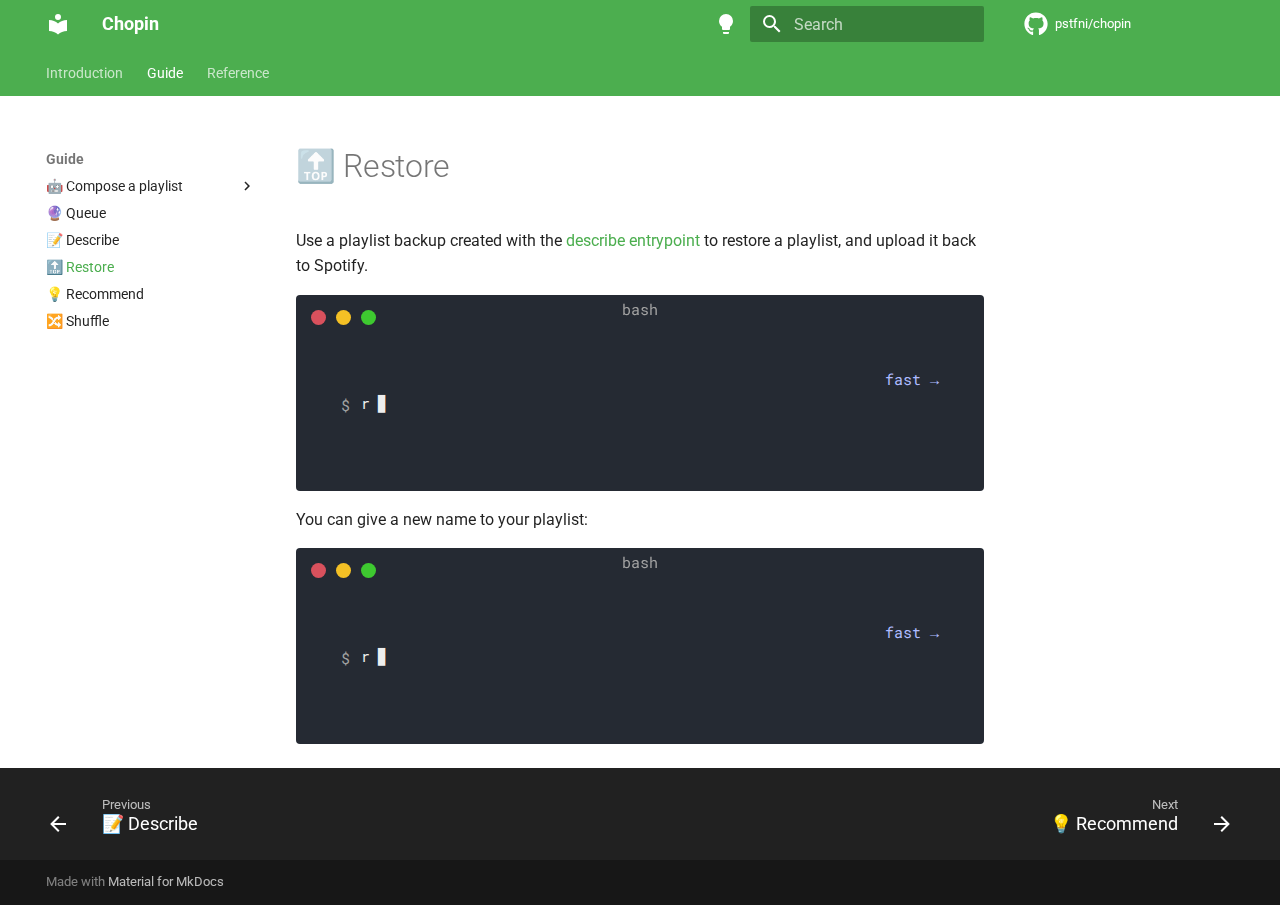
<file: guide/restore/index.html>
<!doctype html>
<html lang="en" class="no-js">
  <head>
    
      <meta charset="utf-8">
      <meta name="viewport" content="width=device-width,initial-scale=1">
      
      
      
      
        <link rel="prev" href="../describe/">
      
      
        <link rel="next" href="../recommend/">
      
      
      <link rel="icon" href="../../assets/images/favicon.png">
      <meta name="generator" content="mkdocs-1.6.0, mkdocs-material-9.5.29">
    
    
      
        <title>🔝 Restore - Chopin</title>
      
    
    
      <link rel="stylesheet" href="../../assets/stylesheets/main.76a95c52.min.css">
      
        
        <link rel="stylesheet" href="../../assets/stylesheets/palette.06af60db.min.css">
      
      
  
  
    
    
  
  
  <style>:root{--md-admonition-icon--tip:url('data:image/svg+xml;charset=utf-8,<svg xmlns="http://www.w3.org/2000/svg" viewBox="0 0 24 24"><path d="M17 9v3h-3v2h3v3h2v-3h3v-2h-3V9h-2M9 3v10.55c-.59-.34-1.27-.55-2-.55-2.21 0-4 1.79-4 4s1.79 4 4 4 4-1.79 4-4V7h4V3H9Z"/></svg>');}</style>



    
    
      
    
    
      
        
        
        <link rel="preconnect" href="https://fonts.gstatic.com" crossorigin>
        <link rel="stylesheet" href="https://fonts.googleapis.com/css?family=Roboto:300,300i,400,400i,700,700i%7CRoboto+Mono:400,400i,700,700i&display=fallback">
        <style>:root{--md-text-font:"Roboto";--md-code-font:"Roboto Mono"}</style>
      
    
    
      <link rel="stylesheet" href="../../assets/_mkdocstrings.css">
    
      <link rel="stylesheet" href="../../css/termynal.css">
    
      <link rel="stylesheet" href="../../css/custom.css">
    
    <script>__md_scope=new URL("../..",location),__md_hash=e=>[...e].reduce((e,_)=>(e<<5)-e+_.charCodeAt(0),0),__md_get=(e,_=localStorage,t=__md_scope)=>JSON.parse(_.getItem(t.pathname+"."+e)),__md_set=(e,_,t=localStorage,a=__md_scope)=>{try{t.setItem(a.pathname+"."+e,JSON.stringify(_))}catch(e){}}</script>
    
      

    
    
    
  </head>
  
  
    
    
      
    
    
    
    
    <body dir="ltr" data-md-color-scheme="default" data-md-color-primary="green" data-md-color-accent="green">
  
    
    <input class="md-toggle" data-md-toggle="drawer" type="checkbox" id="__drawer" autocomplete="off">
    <input class="md-toggle" data-md-toggle="search" type="checkbox" id="__search" autocomplete="off">
    <label class="md-overlay" for="__drawer"></label>
    <div data-md-component="skip">
      
        
        <a href="#restore" class="md-skip">
          Skip to content
        </a>
      
    </div>
    <div data-md-component="announce">
      
    </div>
    
    
      

<header class="md-header" data-md-component="header">
  <nav class="md-header__inner md-grid" aria-label="Header">
    <a href="../.." title="Chopin" class="md-header__button md-logo" aria-label="Chopin" data-md-component="logo">
      
  
  <svg xmlns="http://www.w3.org/2000/svg" viewBox="0 0 24 24"><path d="M12 8a3 3 0 0 0 3-3 3 3 0 0 0-3-3 3 3 0 0 0-3 3 3 3 0 0 0 3 3m0 3.54C9.64 9.35 6.5 8 3 8v11c3.5 0 6.64 1.35 9 3.54 2.36-2.19 5.5-3.54 9-3.54V8c-3.5 0-6.64 1.35-9 3.54Z"/></svg>

    </a>
    <label class="md-header__button md-icon" for="__drawer">
      
      <svg xmlns="http://www.w3.org/2000/svg" viewBox="0 0 24 24"><path d="M3 6h18v2H3V6m0 5h18v2H3v-2m0 5h18v2H3v-2Z"/></svg>
    </label>
    <div class="md-header__title" data-md-component="header-title">
      <div class="md-header__ellipsis">
        <div class="md-header__topic">
          <span class="md-ellipsis">
            Chopin
          </span>
        </div>
        <div class="md-header__topic" data-md-component="header-topic">
          <span class="md-ellipsis">
            
              🔝 Restore
            
          </span>
        </div>
      </div>
    </div>
    
      
        <form class="md-header__option" data-md-component="palette">
  
    
    
    
    <input class="md-option" data-md-color-media="" data-md-color-scheme="default" data-md-color-primary="green" data-md-color-accent="green"  aria-label="Switch to dark mode"  type="radio" name="__palette" id="__palette_0">
    
      <label class="md-header__button md-icon" title="Switch to dark mode" for="__palette_1" hidden>
        <svg xmlns="http://www.w3.org/2000/svg" viewBox="0 0 24 24"><path d="M12 2a7 7 0 0 0-7 7c0 2.38 1.19 4.47 3 5.74V17a1 1 0 0 0 1 1h6a1 1 0 0 0 1-1v-2.26c1.81-1.27 3-3.36 3-5.74a7 7 0 0 0-7-7M9 21a1 1 0 0 0 1 1h4a1 1 0 0 0 1-1v-1H9v1Z"/></svg>
      </label>
    
  
    
    
    
    <input class="md-option" data-md-color-media="" data-md-color-scheme="slate" data-md-color-primary="green" data-md-color-accent="green"  aria-label="Switch to light mode"  type="radio" name="__palette" id="__palette_1">
    
      <label class="md-header__button md-icon" title="Switch to light mode" for="__palette_0" hidden>
        <svg xmlns="http://www.w3.org/2000/svg" viewBox="0 0 24 24"><path d="M12 2a7 7 0 0 1 7 7c0 2.38-1.19 4.47-3 5.74V17a1 1 0 0 1-1 1H9a1 1 0 0 1-1-1v-2.26C6.19 13.47 5 11.38 5 9a7 7 0 0 1 7-7M9 21v-1h6v1a1 1 0 0 1-1 1h-4a1 1 0 0 1-1-1m3-17a5 5 0 0 0-5 5c0 2.05 1.23 3.81 3 4.58V16h4v-2.42c1.77-.77 3-2.53 3-4.58a5 5 0 0 0-5-5Z"/></svg>
      </label>
    
  
</form>
      
    
    
      <script>var media,input,key,value,palette=__md_get("__palette");if(palette&&palette.color){"(prefers-color-scheme)"===palette.color.media&&(media=matchMedia("(prefers-color-scheme: light)"),input=document.querySelector(media.matches?"[data-md-color-media='(prefers-color-scheme: light)']":"[data-md-color-media='(prefers-color-scheme: dark)']"),palette.color.media=input.getAttribute("data-md-color-media"),palette.color.scheme=input.getAttribute("data-md-color-scheme"),palette.color.primary=input.getAttribute("data-md-color-primary"),palette.color.accent=input.getAttribute("data-md-color-accent"));for([key,value]of Object.entries(palette.color))document.body.setAttribute("data-md-color-"+key,value)}</script>
    
    
    
      <label class="md-header__button md-icon" for="__search">
        
        <svg xmlns="http://www.w3.org/2000/svg" viewBox="0 0 24 24"><path d="M9.5 3A6.5 6.5 0 0 1 16 9.5c0 1.61-.59 3.09-1.56 4.23l.27.27h.79l5 5-1.5 1.5-5-5v-.79l-.27-.27A6.516 6.516 0 0 1 9.5 16 6.5 6.5 0 0 1 3 9.5 6.5 6.5 0 0 1 9.5 3m0 2C7 5 5 7 5 9.5S7 14 9.5 14 14 12 14 9.5 12 5 9.5 5Z"/></svg>
      </label>
      <div class="md-search" data-md-component="search" role="dialog">
  <label class="md-search__overlay" for="__search"></label>
  <div class="md-search__inner" role="search">
    <form class="md-search__form" name="search">
      <input type="text" class="md-search__input" name="query" aria-label="Search" placeholder="Search" autocapitalize="off" autocorrect="off" autocomplete="off" spellcheck="false" data-md-component="search-query" required>
      <label class="md-search__icon md-icon" for="__search">
        
        <svg xmlns="http://www.w3.org/2000/svg" viewBox="0 0 24 24"><path d="M9.5 3A6.5 6.5 0 0 1 16 9.5c0 1.61-.59 3.09-1.56 4.23l.27.27h.79l5 5-1.5 1.5-5-5v-.79l-.27-.27A6.516 6.516 0 0 1 9.5 16 6.5 6.5 0 0 1 3 9.5 6.5 6.5 0 0 1 9.5 3m0 2C7 5 5 7 5 9.5S7 14 9.5 14 14 12 14 9.5 12 5 9.5 5Z"/></svg>
        
        <svg xmlns="http://www.w3.org/2000/svg" viewBox="0 0 24 24"><path d="M20 11v2H8l5.5 5.5-1.42 1.42L4.16 12l7.92-7.92L13.5 5.5 8 11h12Z"/></svg>
      </label>
      <nav class="md-search__options" aria-label="Search">
        
        <button type="reset" class="md-search__icon md-icon" title="Clear" aria-label="Clear" tabindex="-1">
          
          <svg xmlns="http://www.w3.org/2000/svg" viewBox="0 0 24 24"><path d="M19 6.41 17.59 5 12 10.59 6.41 5 5 6.41 10.59 12 5 17.59 6.41 19 12 13.41 17.59 19 19 17.59 13.41 12 19 6.41Z"/></svg>
        </button>
      </nav>
      
    </form>
    <div class="md-search__output">
      <div class="md-search__scrollwrap" tabindex="0" data-md-scrollfix>
        <div class="md-search-result" data-md-component="search-result">
          <div class="md-search-result__meta">
            Initializing search
          </div>
          <ol class="md-search-result__list" role="presentation"></ol>
        </div>
      </div>
    </div>
  </div>
</div>
    
    
      <div class="md-header__source">
        <a href="https://github.com/pstfni/chopin" title="Go to repository" class="md-source" data-md-component="source">
  <div class="md-source__icon md-icon">
    
    <svg xmlns="http://www.w3.org/2000/svg" viewBox="0 0 496 512"><!--! Font Awesome Free 6.5.2 by @fontawesome - https://fontawesome.com License - https://fontawesome.com/license/free (Icons: CC BY 4.0, Fonts: SIL OFL 1.1, Code: MIT License) Copyright 2024 Fonticons, Inc.--><path d="M165.9 397.4c0 2-2.3 3.6-5.2 3.6-3.3.3-5.6-1.3-5.6-3.6 0-2 2.3-3.6 5.2-3.6 3-.3 5.6 1.3 5.6 3.6zm-31.1-4.5c-.7 2 1.3 4.3 4.3 4.9 2.6 1 5.6 0 6.2-2s-1.3-4.3-4.3-5.2c-2.6-.7-5.5.3-6.2 2.3zm44.2-1.7c-2.9.7-4.9 2.6-4.6 4.9.3 2 2.9 3.3 5.9 2.6 2.9-.7 4.9-2.6 4.6-4.6-.3-1.9-3-3.2-5.9-2.9zM244.8 8C106.1 8 0 113.3 0 252c0 110.9 69.8 205.8 169.5 239.2 12.8 2.3 17.3-5.6 17.3-12.1 0-6.2-.3-40.4-.3-61.4 0 0-70 15-84.7-29.8 0 0-11.4-29.1-27.8-36.6 0 0-22.9-15.7 1.6-15.4 0 0 24.9 2 38.6 25.8 21.9 38.6 58.6 27.5 72.9 20.9 2.3-16 8.8-27.1 16-33.7-55.9-6.2-112.3-14.3-112.3-110.5 0-27.5 7.6-41.3 23.6-58.9-2.6-6.5-11.1-33.3 2.6-67.9 20.9-6.5 69 27 69 27 20-5.6 41.5-8.5 62.8-8.5s42.8 2.9 62.8 8.5c0 0 48.1-33.6 69-27 13.7 34.7 5.2 61.4 2.6 67.9 16 17.7 25.8 31.5 25.8 58.9 0 96.5-58.9 104.2-114.8 110.5 9.2 7.9 17 22.9 17 46.4 0 33.7-.3 75.4-.3 83.6 0 6.5 4.6 14.4 17.3 12.1C428.2 457.8 496 362.9 496 252 496 113.3 383.5 8 244.8 8zM97.2 352.9c-1.3 1-1 3.3.7 5.2 1.6 1.6 3.9 2.3 5.2 1 1.3-1 1-3.3-.7-5.2-1.6-1.6-3.9-2.3-5.2-1zm-10.8-8.1c-.7 1.3.3 2.9 2.3 3.9 1.6 1 3.6.7 4.3-.7.7-1.3-.3-2.9-2.3-3.9-2-.6-3.6-.3-4.3.7zm32.4 35.6c-1.6 1.3-1 4.3 1.3 6.2 2.3 2.3 5.2 2.6 6.5 1 1.3-1.3.7-4.3-1.3-6.2-2.2-2.3-5.2-2.6-6.5-1zm-11.4-14.7c-1.6 1-1.6 3.6 0 5.9 1.6 2.3 4.3 3.3 5.6 2.3 1.6-1.3 1.6-3.9 0-6.2-1.4-2.3-4-3.3-5.6-2z"/></svg>
  </div>
  <div class="md-source__repository">
    pstfni/chopin
  </div>
</a>
      </div>
    
  </nav>
  
</header>
    
    <div class="md-container" data-md-component="container">
      
      
        
          
            
<nav class="md-tabs" aria-label="Tabs" data-md-component="tabs">
  <div class="md-grid">
    <ul class="md-tabs__list">
      
        
  
  
  
    
    
      <li class="md-tabs__item">
        <a href="../.." class="md-tabs__link">
          
  
    
  
  Introduction

        </a>
      </li>
    
  

      
        
  
  
    
  
  
    
    
      
  
  
    
  
  
    
    
      <li class="md-tabs__item md-tabs__item--active">
        <a href="../compose/" class="md-tabs__link">
          
  
    
  
  Guide

        </a>
      </li>
    
  

    
  

      
        
  
  
  
    
    
      <li class="md-tabs__item">
        <a href="../../reference/" class="md-tabs__link">
          
  
    
  
  Reference

        </a>
      </li>
    
  

      
    </ul>
  </div>
</nav>
          
        
      
      <main class="md-main" data-md-component="main">
        <div class="md-main__inner md-grid">
          
            
              
              <div class="md-sidebar md-sidebar--primary" data-md-component="sidebar" data-md-type="navigation" >
                <div class="md-sidebar__scrollwrap">
                  <div class="md-sidebar__inner">
                    


  


<nav class="md-nav md-nav--primary md-nav--lifted" aria-label="Navigation" data-md-level="0">
  <label class="md-nav__title" for="__drawer">
    <a href="../.." title="Chopin" class="md-nav__button md-logo" aria-label="Chopin" data-md-component="logo">
      
  
  <svg xmlns="http://www.w3.org/2000/svg" viewBox="0 0 24 24"><path d="M12 8a3 3 0 0 0 3-3 3 3 0 0 0-3-3 3 3 0 0 0-3 3 3 3 0 0 0 3 3m0 3.54C9.64 9.35 6.5 8 3 8v11c3.5 0 6.64 1.35 9 3.54 2.36-2.19 5.5-3.54 9-3.54V8c-3.5 0-6.64 1.35-9 3.54Z"/></svg>

    </a>
    Chopin
  </label>
  
    <div class="md-nav__source">
      <a href="https://github.com/pstfni/chopin" title="Go to repository" class="md-source" data-md-component="source">
  <div class="md-source__icon md-icon">
    
    <svg xmlns="http://www.w3.org/2000/svg" viewBox="0 0 496 512"><!--! Font Awesome Free 6.5.2 by @fontawesome - https://fontawesome.com License - https://fontawesome.com/license/free (Icons: CC BY 4.0, Fonts: SIL OFL 1.1, Code: MIT License) Copyright 2024 Fonticons, Inc.--><path d="M165.9 397.4c0 2-2.3 3.6-5.2 3.6-3.3.3-5.6-1.3-5.6-3.6 0-2 2.3-3.6 5.2-3.6 3-.3 5.6 1.3 5.6 3.6zm-31.1-4.5c-.7 2 1.3 4.3 4.3 4.9 2.6 1 5.6 0 6.2-2s-1.3-4.3-4.3-5.2c-2.6-.7-5.5.3-6.2 2.3zm44.2-1.7c-2.9.7-4.9 2.6-4.6 4.9.3 2 2.9 3.3 5.9 2.6 2.9-.7 4.9-2.6 4.6-4.6-.3-1.9-3-3.2-5.9-2.9zM244.8 8C106.1 8 0 113.3 0 252c0 110.9 69.8 205.8 169.5 239.2 12.8 2.3 17.3-5.6 17.3-12.1 0-6.2-.3-40.4-.3-61.4 0 0-70 15-84.7-29.8 0 0-11.4-29.1-27.8-36.6 0 0-22.9-15.7 1.6-15.4 0 0 24.9 2 38.6 25.8 21.9 38.6 58.6 27.5 72.9 20.9 2.3-16 8.8-27.1 16-33.7-55.9-6.2-112.3-14.3-112.3-110.5 0-27.5 7.6-41.3 23.6-58.9-2.6-6.5-11.1-33.3 2.6-67.9 20.9-6.5 69 27 69 27 20-5.6 41.5-8.5 62.8-8.5s42.8 2.9 62.8 8.5c0 0 48.1-33.6 69-27 13.7 34.7 5.2 61.4 2.6 67.9 16 17.7 25.8 31.5 25.8 58.9 0 96.5-58.9 104.2-114.8 110.5 9.2 7.9 17 22.9 17 46.4 0 33.7-.3 75.4-.3 83.6 0 6.5 4.6 14.4 17.3 12.1C428.2 457.8 496 362.9 496 252 496 113.3 383.5 8 244.8 8zM97.2 352.9c-1.3 1-1 3.3.7 5.2 1.6 1.6 3.9 2.3 5.2 1 1.3-1 1-3.3-.7-5.2-1.6-1.6-3.9-2.3-5.2-1zm-10.8-8.1c-.7 1.3.3 2.9 2.3 3.9 1.6 1 3.6.7 4.3-.7.7-1.3-.3-2.9-2.3-3.9-2-.6-3.6-.3-4.3.7zm32.4 35.6c-1.6 1.3-1 4.3 1.3 6.2 2.3 2.3 5.2 2.6 6.5 1 1.3-1.3.7-4.3-1.3-6.2-2.2-2.3-5.2-2.6-6.5-1zm-11.4-14.7c-1.6 1-1.6 3.6 0 5.9 1.6 2.3 4.3 3.3 5.6 2.3 1.6-1.3 1.6-3.9 0-6.2-1.4-2.3-4-3.3-5.6-2z"/></svg>
  </div>
  <div class="md-source__repository">
    pstfni/chopin
  </div>
</a>
    </div>
  
  <ul class="md-nav__list" data-md-scrollfix>
    
      
      
  
  
  
  
    
    
      
        
          
        
      
        
      
    
    
      
      
    
    
    <li class="md-nav__item md-nav__item--nested">
      
        
        
        <input class="md-nav__toggle md-toggle " type="checkbox" id="__nav_1" >
        
          
          
          <div class="md-nav__link md-nav__container">
            <a href="../.." class="md-nav__link ">
              
  
  <span class="md-ellipsis">
    Introduction
  </span>
  

            </a>
            
              
              <label class="md-nav__link " for="__nav_1" id="__nav_1_label" tabindex="0">
                <span class="md-nav__icon md-icon"></span>
              </label>
            
          </div>
        
        <nav class="md-nav" data-md-level="1" aria-labelledby="__nav_1_label" aria-expanded="false">
          <label class="md-nav__title" for="__nav_1">
            <span class="md-nav__icon md-icon"></span>
            Introduction
          </label>
          <ul class="md-nav__list" data-md-scrollfix>
            
              
            
              
                
  
  
  
  
    <li class="md-nav__item">
      <a href="../../getting_started/" class="md-nav__link">
        
  
  <span class="md-ellipsis">
    Getting started
  </span>
  

      </a>
    </li>
  

              
            
          </ul>
        </nav>
      
    </li>
  

    
      
      
  
  
    
  
  
  
    
    
      
        
      
        
      
        
      
        
      
        
      
        
      
    
    
      
        
        
      
      
    
    
    <li class="md-nav__item md-nav__item--active md-nav__item--section md-nav__item--nested">
      
        
        
        <input class="md-nav__toggle md-toggle " type="checkbox" id="__nav_2" checked>
        
          
          <label class="md-nav__link" for="__nav_2" id="__nav_2_label" tabindex="">
            
  
  <span class="md-ellipsis">
    Guide
  </span>
  

            <span class="md-nav__icon md-icon"></span>
          </label>
        
        <nav class="md-nav" data-md-level="1" aria-labelledby="__nav_2_label" aria-expanded="true">
          <label class="md-nav__title" for="__nav_2">
            <span class="md-nav__icon md-icon"></span>
            Guide
          </label>
          <ul class="md-nav__list" data-md-scrollfix>
            
              
                
  
  
  
  
    
    
      
        
      
        
      
    
    
      
      
    
    
    <li class="md-nav__item md-nav__item--nested">
      
        
        
        <input class="md-nav__toggle md-toggle " type="checkbox" id="__nav_2_1" >
        
          
          <label class="md-nav__link" for="__nav_2_1" id="__nav_2_1_label" tabindex="0">
            
  
  <span class="md-ellipsis">
    🤖 Compose a playlist
  </span>
  

            <span class="md-nav__icon md-icon"></span>
          </label>
        
        <nav class="md-nav" data-md-level="2" aria-labelledby="__nav_2_1_label" aria-expanded="false">
          <label class="md-nav__title" for="__nav_2_1">
            <span class="md-nav__icon md-icon"></span>
            🤖 Compose a playlist
          </label>
          <ul class="md-nav__list" data-md-scrollfix>
            
              
                
  
  
  
  
    <li class="md-nav__item">
      <a href="../compose/" class="md-nav__link">
        
  
  <span class="md-ellipsis">
    Compose
  </span>
  

      </a>
    </li>
  

              
            
              
                
  
  
  
  
    <li class="md-nav__item">
      <a href="../sources/" class="md-nav__link">
        
  
  <span class="md-ellipsis">
    Available sources for playlist composition
  </span>
  

      </a>
    </li>
  

              
            
          </ul>
        </nav>
      
    </li>
  

              
            
              
                
  
  
  
  
    <li class="md-nav__item">
      <a href="../queue/" class="md-nav__link">
        
  
  <span class="md-ellipsis">
    🔮 Queue
  </span>
  

      </a>
    </li>
  

              
            
              
                
  
  
  
  
    <li class="md-nav__item">
      <a href="../describe/" class="md-nav__link">
        
  
  <span class="md-ellipsis">
    📝 Describe
  </span>
  

      </a>
    </li>
  

              
            
              
                
  
  
    
  
  
  
    <li class="md-nav__item md-nav__item--active">
      
      <input class="md-nav__toggle md-toggle" type="checkbox" id="__toc">
      
      
        
      
      
      <a href="./" class="md-nav__link md-nav__link--active">
        
  
  <span class="md-ellipsis">
    🔝 Restore
  </span>
  

      </a>
      
    </li>
  

              
            
              
                
  
  
  
  
    <li class="md-nav__item">
      <a href="../recommend/" class="md-nav__link">
        
  
  <span class="md-ellipsis">
    💡 Recommend
  </span>
  

      </a>
    </li>
  

              
            
              
                
  
  
  
  
    <li class="md-nav__item">
      <a href="../shuffle/" class="md-nav__link">
        
  
  <span class="md-ellipsis">
    🔀 Shuffle
  </span>
  

      </a>
    </li>
  

              
            
          </ul>
        </nav>
      
    </li>
  

    
      
      
  
  
  
  
    
    
      
        
          
        
      
        
      
        
      
        
      
        
      
        
      
    
    
      
      
    
    
    <li class="md-nav__item md-nav__item--nested">
      
        
        
        <input class="md-nav__toggle md-toggle " type="checkbox" id="__nav_3" >
        
          
          
          <div class="md-nav__link md-nav__container">
            <a href="../../reference/" class="md-nav__link ">
              
  
  <span class="md-ellipsis">
    Reference
  </span>
  

            </a>
            
              
              <label class="md-nav__link " for="__nav_3" id="__nav_3_label" tabindex="0">
                <span class="md-nav__icon md-icon"></span>
              </label>
            
          </div>
        
        <nav class="md-nav" data-md-level="1" aria-labelledby="__nav_3_label" aria-expanded="false">
          <label class="md-nav__title" for="__nav_3">
            <span class="md-nav__icon md-icon"></span>
            Reference
          </label>
          <ul class="md-nav__list" data-md-scrollfix>
            
              
            
              
                
  
  
  
  
    <li class="md-nav__item">
      <a href="../../reference/entrypoints/" class="md-nav__link">
        
  
  <span class="md-ellipsis">
    Entrypoints
  </span>
  

      </a>
    </li>
  

              
            
              
                
  
  
  
  
    <li class="md-nav__item">
      <a href="../../reference/managers/" class="md-nav__link">
        
  
  <span class="md-ellipsis">
    Managers
  </span>
  

      </a>
    </li>
  

              
            
              
                
  
  
  
  
    <li class="md-nav__item">
      <a href="../../reference/client/" class="md-nav__link">
        
  
  <span class="md-ellipsis">
    Spotify API related operations
  </span>
  

      </a>
    </li>
  

              
            
              
                
  
  
  
  
    <li class="md-nav__item">
      <a href="../../reference/schemas/" class="md-nav__link">
        
  
  <span class="md-ellipsis">
    Schemas
  </span>
  

      </a>
    </li>
  

              
            
              
                
  
  
  
  
    <li class="md-nav__item">
      <a href="../../reference/tools/" class="md-nav__link">
        
  
  <span class="md-ellipsis">
    Tools
  </span>
  

      </a>
    </li>
  

              
            
          </ul>
        </nav>
      
    </li>
  

    
  </ul>
</nav>
                  </div>
                </div>
              </div>
            
            
              
              <div class="md-sidebar md-sidebar--secondary" data-md-component="sidebar" data-md-type="toc" >
                <div class="md-sidebar__scrollwrap">
                  <div class="md-sidebar__inner">
                    

<nav class="md-nav md-nav--secondary" aria-label="Table of contents">
  
  
  
    
  
  
</nav>
                  </div>
                </div>
              </div>
            
          
          
            <div class="md-content" data-md-component="content">
              <article class="md-content__inner md-typeset">
                
                  

  
  


<h1 id="restore">🔝 Restore</h1>
<p>Use a playlist backup created with the <a href="../describe/">describe entrypoint</a> to restore a playlist, and
upload it back to Spotify.</p>
<div class="termy">

<div class="highlight"><pre><span></span><code><a id="__codelineno-0-1" name="__codelineno-0-1" href="#__codelineno-0-1"></a><span class="gp">$ </span>restore<span class="w"> </span>playlists/my_playlist.json<span class="w"> </span>
</code></pre></div>

</div>

<p>You can give a new name to your playlist:</p>
<div class="termy">

<div class="highlight"><pre><span></span><code><a id="__codelineno-1-1" name="__codelineno-1-1" href="#__codelineno-1-1"></a><span class="gp">$ </span>restore<span class="w"> </span>playlists/my_playlist.json<span class="w"> </span>--name<span class="w"> </span>new_name
</code></pre></div>












                
              </article>
            </div>
          
          
<script>var target=document.getElementById(location.hash.slice(1));target&&target.name&&(target.checked=target.name.startsWith("__tabbed_"))</script>
        </div>
        
          <button type="button" class="md-top md-icon" data-md-component="top" hidden>
  
  <svg xmlns="http://www.w3.org/2000/svg" viewBox="0 0 24 24"><path d="M13 20h-2V8l-5.5 5.5-1.42-1.42L12 4.16l7.92 7.92-1.42 1.42L13 8v12Z"/></svg>
  Back to top
</button>
        
      </main>
      
        <footer class="md-footer">
  
    
      
      <nav class="md-footer__inner md-grid" aria-label="Footer" >
        
          
          <a href="../describe/" class="md-footer__link md-footer__link--prev" aria-label="Previous: 📝 Describe">
            <div class="md-footer__button md-icon">
              
              <svg xmlns="http://www.w3.org/2000/svg" viewBox="0 0 24 24"><path d="M20 11v2H8l5.5 5.5-1.42 1.42L4.16 12l7.92-7.92L13.5 5.5 8 11h12Z"/></svg>
            </div>
            <div class="md-footer__title">
              <span class="md-footer__direction">
                Previous
              </span>
              <div class="md-ellipsis">
                📝 Describe
              </div>
            </div>
          </a>
        
        
          
          <a href="../recommend/" class="md-footer__link md-footer__link--next" aria-label="Next: 💡 Recommend">
            <div class="md-footer__title">
              <span class="md-footer__direction">
                Next
              </span>
              <div class="md-ellipsis">
                💡 Recommend
              </div>
            </div>
            <div class="md-footer__button md-icon">
              
              <svg xmlns="http://www.w3.org/2000/svg" viewBox="0 0 24 24"><path d="M4 11v2h12l-5.5 5.5 1.42 1.42L19.84 12l-7.92-7.92L10.5 5.5 16 11H4Z"/></svg>
            </div>
          </a>
        
      </nav>
    
  
  <div class="md-footer-meta md-typeset">
    <div class="md-footer-meta__inner md-grid">
      <div class="md-copyright">
  
  
    Made with
    <a href="https://squidfunk.github.io/mkdocs-material/" target="_blank" rel="noopener">
      Material for MkDocs
    </a>
  
</div>
      
    </div>
  </div>
</footer>
      
    </div>
    <div class="md-dialog" data-md-component="dialog">
      <div class="md-dialog__inner md-typeset"></div>
    </div>
    
    
    <script id="__config" type="application/json">{"base": "../..", "features": ["navigation.indexes", "navigation.tabs", "navigation.instant", "navigation.tracking", "navigation.top", "navigation.footer"], "search": "../../assets/javascripts/workers/search.b8dbb3d2.min.js", "translations": {"clipboard.copied": "Copied to clipboard", "clipboard.copy": "Copy to clipboard", "search.result.more.one": "1 more on this page", "search.result.more.other": "# more on this page", "search.result.none": "No matching documents", "search.result.one": "1 matching document", "search.result.other": "# matching documents", "search.result.placeholder": "Type to start searching", "search.result.term.missing": "Missing", "select.version": "Select version"}}</script>
    
    
      <script src="../../assets/javascripts/bundle.fe8b6f2b.min.js"></script>
      
        <script src="../../js/termynal.js"></script>
      
        <script src="../../js/custom.js"></script>
      
    
  </body>
</html>
</file>
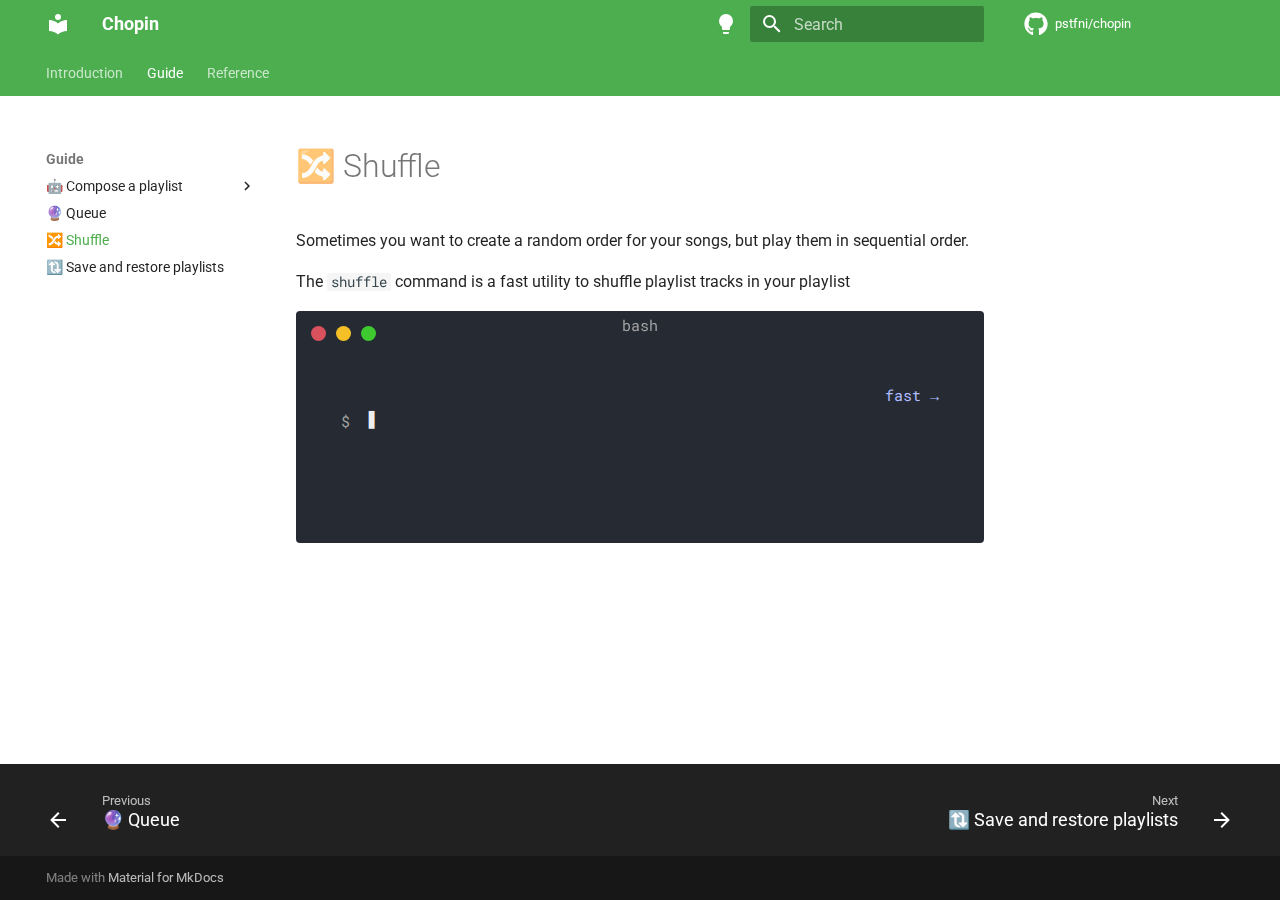
<file: guide/shuffle/index.html>
<!doctype html>
<html lang="en" class="no-js">
  <head>
    
      <meta charset="utf-8">
      <meta name="viewport" content="width=device-width,initial-scale=1">
      
      
      
      
        <link rel="prev" href="../queue/">
      
      
        <link rel="next" href="../backup_and_restore/">
      
      
      <link rel="icon" href="../../assets/images/favicon.png">
      <meta name="generator" content="mkdocs-1.6.1, mkdocs-material-9.6.4">
    
    
      
        <title>🔀 Shuffle - Chopin</title>
      
    
    
      <link rel="stylesheet" href="../../assets/stylesheets/main.8608ea7d.min.css">
      
        
        <link rel="stylesheet" href="../../assets/stylesheets/palette.06af60db.min.css">
      
      
  
  
    
    
  
  
  <style>:root{--md-admonition-icon--tip:url('data:image/svg+xml;charset=utf-8,<svg xmlns="http://www.w3.org/2000/svg" viewBox="0 0 24 24"><path d="M17 9v3h-3v2h3v3h2v-3h3v-2h-3V9zM9 3v10.55c-.59-.34-1.27-.55-2-.55-2.21 0-4 1.79-4 4s1.79 4 4 4 4-1.79 4-4V7h4V3z"/></svg>');}</style>



    
    
      
    
    
      
        
        
        <link rel="preconnect" href="https://fonts.gstatic.com" crossorigin>
        <link rel="stylesheet" href="https://fonts.googleapis.com/css?family=Roboto:300,300i,400,400i,700,700i%7CRoboto+Mono:400,400i,700,700i&display=fallback">
        <style>:root{--md-text-font:"Roboto";--md-code-font:"Roboto Mono"}</style>
      
    
    
      <link rel="stylesheet" href="../../assets/_mkdocstrings.css">
    
      <link rel="stylesheet" href="../../assets/stylesheets/custom.css">
    
      <link rel="stylesheet" href="../../assets/stylesheets/termynal.css">
    
    <script>__md_scope=new URL("../..",location),__md_hash=e=>[...e].reduce(((e,_)=>(e<<5)-e+_.charCodeAt(0)),0),__md_get=(e,_=localStorage,t=__md_scope)=>JSON.parse(_.getItem(t.pathname+"."+e)),__md_set=(e,_,t=localStorage,a=__md_scope)=>{try{t.setItem(a.pathname+"."+e,JSON.stringify(_))}catch(e){}}</script>
    
      

    
    
    
  </head>
  
  
    
    
      
    
    
    
    
    <body dir="ltr" data-md-color-scheme="default" data-md-color-primary="green" data-md-color-accent="green">
  
    
    <input class="md-toggle" data-md-toggle="drawer" type="checkbox" id="__drawer" autocomplete="off">
    <input class="md-toggle" data-md-toggle="search" type="checkbox" id="__search" autocomplete="off">
    <label class="md-overlay" for="__drawer"></label>
    <div data-md-component="skip">
      
        
        <a href="#shuffle" class="md-skip">
          Skip to content
        </a>
      
    </div>
    <div data-md-component="announce">
      
    </div>
    
    
      

<header class="md-header" data-md-component="header">
  <nav class="md-header__inner md-grid" aria-label="Header">
    <a href="../.." title="Chopin" class="md-header__button md-logo" aria-label="Chopin" data-md-component="logo">
      
  
  <svg xmlns="http://www.w3.org/2000/svg" viewBox="0 0 24 24"><path d="M12 8a3 3 0 0 0 3-3 3 3 0 0 0-3-3 3 3 0 0 0-3 3 3 3 0 0 0 3 3m0 3.54C9.64 9.35 6.5 8 3 8v11c3.5 0 6.64 1.35 9 3.54 2.36-2.19 5.5-3.54 9-3.54V8c-3.5 0-6.64 1.35-9 3.54"/></svg>

    </a>
    <label class="md-header__button md-icon" for="__drawer">
      
      <svg xmlns="http://www.w3.org/2000/svg" viewBox="0 0 24 24"><path d="M3 6h18v2H3zm0 5h18v2H3zm0 5h18v2H3z"/></svg>
    </label>
    <div class="md-header__title" data-md-component="header-title">
      <div class="md-header__ellipsis">
        <div class="md-header__topic">
          <span class="md-ellipsis">
            Chopin
          </span>
        </div>
        <div class="md-header__topic" data-md-component="header-topic">
          <span class="md-ellipsis">
            
              🔀 Shuffle
            
          </span>
        </div>
      </div>
    </div>
    
      
        <form class="md-header__option" data-md-component="palette">
  
    
    
    
    <input class="md-option" data-md-color-media="" data-md-color-scheme="default" data-md-color-primary="green" data-md-color-accent="green"  aria-label="Switch to dark mode"  type="radio" name="__palette" id="__palette_0">
    
      <label class="md-header__button md-icon" title="Switch to dark mode" for="__palette_1" hidden>
        <svg xmlns="http://www.w3.org/2000/svg" viewBox="0 0 24 24"><path d="M12 2a7 7 0 0 0-7 7c0 2.38 1.19 4.47 3 5.74V17a1 1 0 0 0 1 1h6a1 1 0 0 0 1-1v-2.26c1.81-1.27 3-3.36 3-5.74a7 7 0 0 0-7-7M9 21a1 1 0 0 0 1 1h4a1 1 0 0 0 1-1v-1H9z"/></svg>
      </label>
    
  
    
    
    
    <input class="md-option" data-md-color-media="" data-md-color-scheme="slate" data-md-color-primary="green" data-md-color-accent="green"  aria-label="Switch to light mode"  type="radio" name="__palette" id="__palette_1">
    
      <label class="md-header__button md-icon" title="Switch to light mode" for="__palette_0" hidden>
        <svg xmlns="http://www.w3.org/2000/svg" viewBox="0 0 24 24"><path d="M12 2a7 7 0 0 1 7 7c0 2.38-1.19 4.47-3 5.74V17a1 1 0 0 1-1 1H9a1 1 0 0 1-1-1v-2.26C6.19 13.47 5 11.38 5 9a7 7 0 0 1 7-7M9 21v-1h6v1a1 1 0 0 1-1 1h-4a1 1 0 0 1-1-1m3-17a5 5 0 0 0-5 5c0 2.05 1.23 3.81 3 4.58V16h4v-2.42c1.77-.77 3-2.53 3-4.58a5 5 0 0 0-5-5"/></svg>
      </label>
    
  
</form>
      
    
    
      <script>var palette=__md_get("__palette");if(palette&&palette.color){if("(prefers-color-scheme)"===palette.color.media){var media=matchMedia("(prefers-color-scheme: light)"),input=document.querySelector(media.matches?"[data-md-color-media='(prefers-color-scheme: light)']":"[data-md-color-media='(prefers-color-scheme: dark)']");palette.color.media=input.getAttribute("data-md-color-media"),palette.color.scheme=input.getAttribute("data-md-color-scheme"),palette.color.primary=input.getAttribute("data-md-color-primary"),palette.color.accent=input.getAttribute("data-md-color-accent")}for(var[key,value]of Object.entries(palette.color))document.body.setAttribute("data-md-color-"+key,value)}</script>
    
    
    
      <label class="md-header__button md-icon" for="__search">
        
        <svg xmlns="http://www.w3.org/2000/svg" viewBox="0 0 24 24"><path d="M9.5 3A6.5 6.5 0 0 1 16 9.5c0 1.61-.59 3.09-1.56 4.23l.27.27h.79l5 5-1.5 1.5-5-5v-.79l-.27-.27A6.52 6.52 0 0 1 9.5 16 6.5 6.5 0 0 1 3 9.5 6.5 6.5 0 0 1 9.5 3m0 2C7 5 5 7 5 9.5S7 14 9.5 14 14 12 14 9.5 12 5 9.5 5"/></svg>
      </label>
      <div class="md-search" data-md-component="search" role="dialog">
  <label class="md-search__overlay" for="__search"></label>
  <div class="md-search__inner" role="search">
    <form class="md-search__form" name="search">
      <input type="text" class="md-search__input" name="query" aria-label="Search" placeholder="Search" autocapitalize="off" autocorrect="off" autocomplete="off" spellcheck="false" data-md-component="search-query" required>
      <label class="md-search__icon md-icon" for="__search">
        
        <svg xmlns="http://www.w3.org/2000/svg" viewBox="0 0 24 24"><path d="M9.5 3A6.5 6.5 0 0 1 16 9.5c0 1.61-.59 3.09-1.56 4.23l.27.27h.79l5 5-1.5 1.5-5-5v-.79l-.27-.27A6.52 6.52 0 0 1 9.5 16 6.5 6.5 0 0 1 3 9.5 6.5 6.5 0 0 1 9.5 3m0 2C7 5 5 7 5 9.5S7 14 9.5 14 14 12 14 9.5 12 5 9.5 5"/></svg>
        
        <svg xmlns="http://www.w3.org/2000/svg" viewBox="0 0 24 24"><path d="M20 11v2H8l5.5 5.5-1.42 1.42L4.16 12l7.92-7.92L13.5 5.5 8 11z"/></svg>
      </label>
      <nav class="md-search__options" aria-label="Search">
        
        <button type="reset" class="md-search__icon md-icon" title="Clear" aria-label="Clear" tabindex="-1">
          
          <svg xmlns="http://www.w3.org/2000/svg" viewBox="0 0 24 24"><path d="M19 6.41 17.59 5 12 10.59 6.41 5 5 6.41 10.59 12 5 17.59 6.41 19 12 13.41 17.59 19 19 17.59 13.41 12z"/></svg>
        </button>
      </nav>
      
    </form>
    <div class="md-search__output">
      <div class="md-search__scrollwrap" tabindex="0" data-md-scrollfix>
        <div class="md-search-result" data-md-component="search-result">
          <div class="md-search-result__meta">
            Initializing search
          </div>
          <ol class="md-search-result__list" role="presentation"></ol>
        </div>
      </div>
    </div>
  </div>
</div>
    
    
      <div class="md-header__source">
        <a href="https://github.com/pstfni/chopin" title="Go to repository" class="md-source" data-md-component="source">
  <div class="md-source__icon md-icon">
    
    <svg xmlns="http://www.w3.org/2000/svg" viewBox="0 0 496 512"><!--! Font Awesome Free 6.7.2 by @fontawesome - https://fontawesome.com License - https://fontawesome.com/license/free (Icons: CC BY 4.0, Fonts: SIL OFL 1.1, Code: MIT License) Copyright 2024 Fonticons, Inc.--><path d="M165.9 397.4c0 2-2.3 3.6-5.2 3.6-3.3.3-5.6-1.3-5.6-3.6 0-2 2.3-3.6 5.2-3.6 3-.3 5.6 1.3 5.6 3.6m-31.1-4.5c-.7 2 1.3 4.3 4.3 4.9 2.6 1 5.6 0 6.2-2s-1.3-4.3-4.3-5.2c-2.6-.7-5.5.3-6.2 2.3m44.2-1.7c-2.9.7-4.9 2.6-4.6 4.9.3 2 2.9 3.3 5.9 2.6 2.9-.7 4.9-2.6 4.6-4.6-.3-1.9-3-3.2-5.9-2.9M244.8 8C106.1 8 0 113.3 0 252c0 110.9 69.8 205.8 169.5 239.2 12.8 2.3 17.3-5.6 17.3-12.1 0-6.2-.3-40.4-.3-61.4 0 0-70 15-84.7-29.8 0 0-11.4-29.1-27.8-36.6 0 0-22.9-15.7 1.6-15.4 0 0 24.9 2 38.6 25.8 21.9 38.6 58.6 27.5 72.9 20.9 2.3-16 8.8-27.1 16-33.7-55.9-6.2-112.3-14.3-112.3-110.5 0-27.5 7.6-41.3 23.6-58.9-2.6-6.5-11.1-33.3 2.6-67.9 20.9-6.5 69 27 69 27 20-5.6 41.5-8.5 62.8-8.5s42.8 2.9 62.8 8.5c0 0 48.1-33.6 69-27 13.7 34.7 5.2 61.4 2.6 67.9 16 17.7 25.8 31.5 25.8 58.9 0 96.5-58.9 104.2-114.8 110.5 9.2 7.9 17 22.9 17 46.4 0 33.7-.3 75.4-.3 83.6 0 6.5 4.6 14.4 17.3 12.1C428.2 457.8 496 362.9 496 252 496 113.3 383.5 8 244.8 8M97.2 352.9c-1.3 1-1 3.3.7 5.2 1.6 1.6 3.9 2.3 5.2 1 1.3-1 1-3.3-.7-5.2-1.6-1.6-3.9-2.3-5.2-1m-10.8-8.1c-.7 1.3.3 2.9 2.3 3.9 1.6 1 3.6.7 4.3-.7.7-1.3-.3-2.9-2.3-3.9-2-.6-3.6-.3-4.3.7m32.4 35.6c-1.6 1.3-1 4.3 1.3 6.2 2.3 2.3 5.2 2.6 6.5 1 1.3-1.3.7-4.3-1.3-6.2-2.2-2.3-5.2-2.6-6.5-1m-11.4-14.7c-1.6 1-1.6 3.6 0 5.9s4.3 3.3 5.6 2.3c1.6-1.3 1.6-3.9 0-6.2-1.4-2.3-4-3.3-5.6-2"/></svg>
  </div>
  <div class="md-source__repository">
    pstfni/chopin
  </div>
</a>
      </div>
    
  </nav>
  
</header>
    
    <div class="md-container" data-md-component="container">
      
      
        
          
            
<nav class="md-tabs" aria-label="Tabs" data-md-component="tabs">
  <div class="md-grid">
    <ul class="md-tabs__list">
      
        
  
  
  
    
    
      <li class="md-tabs__item">
        <a href="../.." class="md-tabs__link">
          
  
    
  
  Introduction

        </a>
      </li>
    
  

      
        
  
  
    
  
  
    
    
      
  
  
    
  
  
    
    
      <li class="md-tabs__item md-tabs__item--active">
        <a href="../compose/" class="md-tabs__link">
          
  
    
  
  Guide

        </a>
      </li>
    
  

    
  

      
        
  
  
  
    
    
      <li class="md-tabs__item">
        <a href="../../reference/" class="md-tabs__link">
          
  
    
  
  Reference

        </a>
      </li>
    
  

      
    </ul>
  </div>
</nav>
          
        
      
      <main class="md-main" data-md-component="main">
        <div class="md-main__inner md-grid">
          
            
              
              <div class="md-sidebar md-sidebar--primary" data-md-component="sidebar" data-md-type="navigation" >
                <div class="md-sidebar__scrollwrap">
                  <div class="md-sidebar__inner">
                    


  


<nav class="md-nav md-nav--primary md-nav--lifted" aria-label="Navigation" data-md-level="0">
  <label class="md-nav__title" for="__drawer">
    <a href="../.." title="Chopin" class="md-nav__button md-logo" aria-label="Chopin" data-md-component="logo">
      
  
  <svg xmlns="http://www.w3.org/2000/svg" viewBox="0 0 24 24"><path d="M12 8a3 3 0 0 0 3-3 3 3 0 0 0-3-3 3 3 0 0 0-3 3 3 3 0 0 0 3 3m0 3.54C9.64 9.35 6.5 8 3 8v11c3.5 0 6.64 1.35 9 3.54 2.36-2.19 5.5-3.54 9-3.54V8c-3.5 0-6.64 1.35-9 3.54"/></svg>

    </a>
    Chopin
  </label>
  
    <div class="md-nav__source">
      <a href="https://github.com/pstfni/chopin" title="Go to repository" class="md-source" data-md-component="source">
  <div class="md-source__icon md-icon">
    
    <svg xmlns="http://www.w3.org/2000/svg" viewBox="0 0 496 512"><!--! Font Awesome Free 6.7.2 by @fontawesome - https://fontawesome.com License - https://fontawesome.com/license/free (Icons: CC BY 4.0, Fonts: SIL OFL 1.1, Code: MIT License) Copyright 2024 Fonticons, Inc.--><path d="M165.9 397.4c0 2-2.3 3.6-5.2 3.6-3.3.3-5.6-1.3-5.6-3.6 0-2 2.3-3.6 5.2-3.6 3-.3 5.6 1.3 5.6 3.6m-31.1-4.5c-.7 2 1.3 4.3 4.3 4.9 2.6 1 5.6 0 6.2-2s-1.3-4.3-4.3-5.2c-2.6-.7-5.5.3-6.2 2.3m44.2-1.7c-2.9.7-4.9 2.6-4.6 4.9.3 2 2.9 3.3 5.9 2.6 2.9-.7 4.9-2.6 4.6-4.6-.3-1.9-3-3.2-5.9-2.9M244.8 8C106.1 8 0 113.3 0 252c0 110.9 69.8 205.8 169.5 239.2 12.8 2.3 17.3-5.6 17.3-12.1 0-6.2-.3-40.4-.3-61.4 0 0-70 15-84.7-29.8 0 0-11.4-29.1-27.8-36.6 0 0-22.9-15.7 1.6-15.4 0 0 24.9 2 38.6 25.8 21.9 38.6 58.6 27.5 72.9 20.9 2.3-16 8.8-27.1 16-33.7-55.9-6.2-112.3-14.3-112.3-110.5 0-27.5 7.6-41.3 23.6-58.9-2.6-6.5-11.1-33.3 2.6-67.9 20.9-6.5 69 27 69 27 20-5.6 41.5-8.5 62.8-8.5s42.8 2.9 62.8 8.5c0 0 48.1-33.6 69-27 13.7 34.7 5.2 61.4 2.6 67.9 16 17.7 25.8 31.5 25.8 58.9 0 96.5-58.9 104.2-114.8 110.5 9.2 7.9 17 22.9 17 46.4 0 33.7-.3 75.4-.3 83.6 0 6.5 4.6 14.4 17.3 12.1C428.2 457.8 496 362.9 496 252 496 113.3 383.5 8 244.8 8M97.2 352.9c-1.3 1-1 3.3.7 5.2 1.6 1.6 3.9 2.3 5.2 1 1.3-1 1-3.3-.7-5.2-1.6-1.6-3.9-2.3-5.2-1m-10.8-8.1c-.7 1.3.3 2.9 2.3 3.9 1.6 1 3.6.7 4.3-.7.7-1.3-.3-2.9-2.3-3.9-2-.6-3.6-.3-4.3.7m32.4 35.6c-1.6 1.3-1 4.3 1.3 6.2 2.3 2.3 5.2 2.6 6.5 1 1.3-1.3.7-4.3-1.3-6.2-2.2-2.3-5.2-2.6-6.5-1m-11.4-14.7c-1.6 1-1.6 3.6 0 5.9s4.3 3.3 5.6 2.3c1.6-1.3 1.6-3.9 0-6.2-1.4-2.3-4-3.3-5.6-2"/></svg>
  </div>
  <div class="md-source__repository">
    pstfni/chopin
  </div>
</a>
    </div>
  
  <ul class="md-nav__list" data-md-scrollfix>
    
      
      
  
  
  
  
    
    
      
        
          
        
      
        
      
    
    
      
      
    
    
    <li class="md-nav__item md-nav__item--nested">
      
        
        
        <input class="md-nav__toggle md-toggle " type="checkbox" id="__nav_1" >
        
          
          
          <div class="md-nav__link md-nav__container">
            <a href="../.." class="md-nav__link ">
              
  
  <span class="md-ellipsis">
    Introduction
    
  </span>
  

            </a>
            
              
              <label class="md-nav__link " for="__nav_1" id="__nav_1_label" tabindex="0">
                <span class="md-nav__icon md-icon"></span>
              </label>
            
          </div>
        
        <nav class="md-nav" data-md-level="1" aria-labelledby="__nav_1_label" aria-expanded="false">
          <label class="md-nav__title" for="__nav_1">
            <span class="md-nav__icon md-icon"></span>
            Introduction
          </label>
          <ul class="md-nav__list" data-md-scrollfix>
            
              
            
              
                
  
  
  
  
    <li class="md-nav__item">
      <a href="../../getting_started/" class="md-nav__link">
        
  
  <span class="md-ellipsis">
    Getting started
    
  </span>
  

      </a>
    </li>
  

              
            
          </ul>
        </nav>
      
    </li>
  

    
      
      
  
  
    
  
  
  
    
    
      
        
      
        
      
        
      
        
      
    
    
      
        
        
      
      
    
    
    <li class="md-nav__item md-nav__item--active md-nav__item--section md-nav__item--nested">
      
        
        
        <input class="md-nav__toggle md-toggle " type="checkbox" id="__nav_2" checked>
        
          
          <label class="md-nav__link" for="__nav_2" id="__nav_2_label" tabindex="">
            
  
  <span class="md-ellipsis">
    Guide
    
  </span>
  

            <span class="md-nav__icon md-icon"></span>
          </label>
        
        <nav class="md-nav" data-md-level="1" aria-labelledby="__nav_2_label" aria-expanded="true">
          <label class="md-nav__title" for="__nav_2">
            <span class="md-nav__icon md-icon"></span>
            Guide
          </label>
          <ul class="md-nav__list" data-md-scrollfix>
            
              
                
  
  
  
  
    
    
      
        
      
        
      
    
    
      
      
    
    
    <li class="md-nav__item md-nav__item--nested">
      
        
        
        <input class="md-nav__toggle md-toggle " type="checkbox" id="__nav_2_1" >
        
          
          <label class="md-nav__link" for="__nav_2_1" id="__nav_2_1_label" tabindex="0">
            
  
  <span class="md-ellipsis">
    🤖 Compose a playlist
    
  </span>
  

            <span class="md-nav__icon md-icon"></span>
          </label>
        
        <nav class="md-nav" data-md-level="2" aria-labelledby="__nav_2_1_label" aria-expanded="false">
          <label class="md-nav__title" for="__nav_2_1">
            <span class="md-nav__icon md-icon"></span>
            🤖 Compose a playlist
          </label>
          <ul class="md-nav__list" data-md-scrollfix>
            
              
                
  
  
  
  
    <li class="md-nav__item">
      <a href="../compose/" class="md-nav__link">
        
  
  <span class="md-ellipsis">
    Compose
    
  </span>
  

      </a>
    </li>
  

              
            
              
                
  
  
  
  
    <li class="md-nav__item">
      <a href="../sources/" class="md-nav__link">
        
  
  <span class="md-ellipsis">
    Available sources for playlist composition
    
  </span>
  

      </a>
    </li>
  

              
            
          </ul>
        </nav>
      
    </li>
  

              
            
              
                
  
  
  
  
    <li class="md-nav__item">
      <a href="../queue/" class="md-nav__link">
        
  
  <span class="md-ellipsis">
    🔮 Queue
    
  </span>
  

      </a>
    </li>
  

              
            
              
                
  
  
    
  
  
  
    <li class="md-nav__item md-nav__item--active">
      
      <input class="md-nav__toggle md-toggle" type="checkbox" id="__toc">
      
      
        
      
      
      <a href="./" class="md-nav__link md-nav__link--active">
        
  
  <span class="md-ellipsis">
    🔀 Shuffle
    
  </span>
  

      </a>
      
    </li>
  

              
            
              
                
  
  
  
  
    <li class="md-nav__item">
      <a href="../backup_and_restore/" class="md-nav__link">
        
  
  <span class="md-ellipsis">
    🔃 Save and restore playlists
    
  </span>
  

      </a>
    </li>
  

              
            
          </ul>
        </nav>
      
    </li>
  

    
      
      
  
  
  
  
    
    
      
        
          
        
      
        
      
        
      
        
      
        
      
        
      
    
    
      
      
    
    
    <li class="md-nav__item md-nav__item--nested">
      
        
        
        <input class="md-nav__toggle md-toggle " type="checkbox" id="__nav_3" >
        
          
          
          <div class="md-nav__link md-nav__container">
            <a href="../../reference/" class="md-nav__link ">
              
  
  <span class="md-ellipsis">
    Reference
    
  </span>
  

            </a>
            
              
              <label class="md-nav__link " for="__nav_3" id="__nav_3_label" tabindex="0">
                <span class="md-nav__icon md-icon"></span>
              </label>
            
          </div>
        
        <nav class="md-nav" data-md-level="1" aria-labelledby="__nav_3_label" aria-expanded="false">
          <label class="md-nav__title" for="__nav_3">
            <span class="md-nav__icon md-icon"></span>
            Reference
          </label>
          <ul class="md-nav__list" data-md-scrollfix>
            
              
            
              
                
  
  
  
  
    <li class="md-nav__item">
      <a href="../../reference/entrypoints/" class="md-nav__link">
        
  
  <span class="md-ellipsis">
    Commands
    
  </span>
  

      </a>
    </li>
  

              
            
              
                
  
  
  
  
    <li class="md-nav__item">
      <a href="../../reference/managers/" class="md-nav__link">
        
  
  <span class="md-ellipsis">
    Managers
    
  </span>
  

      </a>
    </li>
  

              
            
              
                
  
  
  
  
    <li class="md-nav__item">
      <a href="../../reference/client/" class="md-nav__link">
        
  
  <span class="md-ellipsis">
    Spotify API related operations
    
  </span>
  

      </a>
    </li>
  

              
            
              
                
  
  
  
  
    <li class="md-nav__item">
      <a href="../../reference/schemas/" class="md-nav__link">
        
  
  <span class="md-ellipsis">
    Schemas
    
  </span>
  

      </a>
    </li>
  

              
            
              
                
  
  
  
  
    <li class="md-nav__item">
      <a href="../../reference/tools/" class="md-nav__link">
        
  
  <span class="md-ellipsis">
    Tools
    
  </span>
  

      </a>
    </li>
  

              
            
          </ul>
        </nav>
      
    </li>
  

    
  </ul>
</nav>
                  </div>
                </div>
              </div>
            
            
              
              <div class="md-sidebar md-sidebar--secondary" data-md-component="sidebar" data-md-type="toc" >
                <div class="md-sidebar__scrollwrap">
                  <div class="md-sidebar__inner">
                    

<nav class="md-nav md-nav--secondary" aria-label="Table of contents">
  
  
  
    
  
  
</nav>
                  </div>
                </div>
              </div>
            
          
          
            <div class="md-content" data-md-component="content">
              <article class="md-content__inner md-typeset">
                
                  


  
  


<h1 id="shuffle">🔀 Shuffle</h1>
<p>Sometimes you want to create a random order for your songs, but play them in sequential order.</p>
<p>The <code>shuffle</code> command is a fast utility to shuffle playlist tracks in your playlist</p>
<div class="termy">

<div class="highlight"><pre><span></span><code><a id="__codelineno-0-1" name="__codelineno-0-1" href="#__codelineno-0-1"></a><span class="gp">$ </span>chopin<span class="w"> </span>shuffle<span class="w"> </span><span class="o">{</span>name<span class="o">}</span><span class="w"> </span>
<a id="__codelineno-0-2" name="__codelineno-0-2" href="#__codelineno-0-2"></a><span class="go">🔀 Shuffling . . .</span>
<a id="__codelineno-0-3" name="__codelineno-0-3" href="#__codelineno-0-3"></a><span class="go">Playlist {name} succesfully shuffled.</span>
</code></pre></div>
</div>












                
              </article>
            </div>
          
          
<script>var target=document.getElementById(location.hash.slice(1));target&&target.name&&(target.checked=target.name.startsWith("__tabbed_"))</script>
        </div>
        
          <button type="button" class="md-top md-icon" data-md-component="top" hidden>
  
  <svg xmlns="http://www.w3.org/2000/svg" viewBox="0 0 24 24"><path d="M13 20h-2V8l-5.5 5.5-1.42-1.42L12 4.16l7.92 7.92-1.42 1.42L13 8z"/></svg>
  Back to top
</button>
        
      </main>
      
        <footer class="md-footer">
  
    
      
      <nav class="md-footer__inner md-grid" aria-label="Footer" >
        
          
          <a href="../queue/" class="md-footer__link md-footer__link--prev" aria-label="Previous: 🔮 Queue">
            <div class="md-footer__button md-icon">
              
              <svg xmlns="http://www.w3.org/2000/svg" viewBox="0 0 24 24"><path d="M20 11v2H8l5.5 5.5-1.42 1.42L4.16 12l7.92-7.92L13.5 5.5 8 11z"/></svg>
            </div>
            <div class="md-footer__title">
              <span class="md-footer__direction">
                Previous
              </span>
              <div class="md-ellipsis">
                🔮 Queue
              </div>
            </div>
          </a>
        
        
          
          <a href="../backup_and_restore/" class="md-footer__link md-footer__link--next" aria-label="Next: 🔃 Save and restore playlists">
            <div class="md-footer__title">
              <span class="md-footer__direction">
                Next
              </span>
              <div class="md-ellipsis">
                🔃 Save and restore playlists
              </div>
            </div>
            <div class="md-footer__button md-icon">
              
              <svg xmlns="http://www.w3.org/2000/svg" viewBox="0 0 24 24"><path d="M4 11v2h12l-5.5 5.5 1.42 1.42L19.84 12l-7.92-7.92L10.5 5.5 16 11z"/></svg>
            </div>
          </a>
        
      </nav>
    
  
  <div class="md-footer-meta md-typeset">
    <div class="md-footer-meta__inner md-grid">
      <div class="md-copyright">
  
  
    Made with
    <a href="https://squidfunk.github.io/mkdocs-material/" target="_blank" rel="noopener">
      Material for MkDocs
    </a>
  
</div>
      
    </div>
  </div>
</footer>
      
    </div>
    <div class="md-dialog" data-md-component="dialog">
      <div class="md-dialog__inner md-typeset"></div>
    </div>
    
    
    <script id="__config" type="application/json">{"base": "../..", "features": ["navigation.indexes", "navigation.tabs", "navigation.instant", "navigation.tracking", "navigation.top", "navigation.footer"], "search": "../../assets/javascripts/workers/search.f8cc74c7.min.js", "translations": {"clipboard.copied": "Copied to clipboard", "clipboard.copy": "Copy to clipboard", "search.result.more.one": "1 more on this page", "search.result.more.other": "# more on this page", "search.result.none": "No matching documents", "search.result.one": "1 matching document", "search.result.other": "# matching documents", "search.result.placeholder": "Type to start searching", "search.result.term.missing": "Missing", "select.version": "Select version"}}</script>
    
    
      <script src="../../assets/javascripts/bundle.f1b6f286.min.js"></script>
      
        <script src="../../assets/js/termynal.js"></script>
      
        <script src="../../assets/js/custom.js"></script>
      
    
  </body>
</html>
</file>
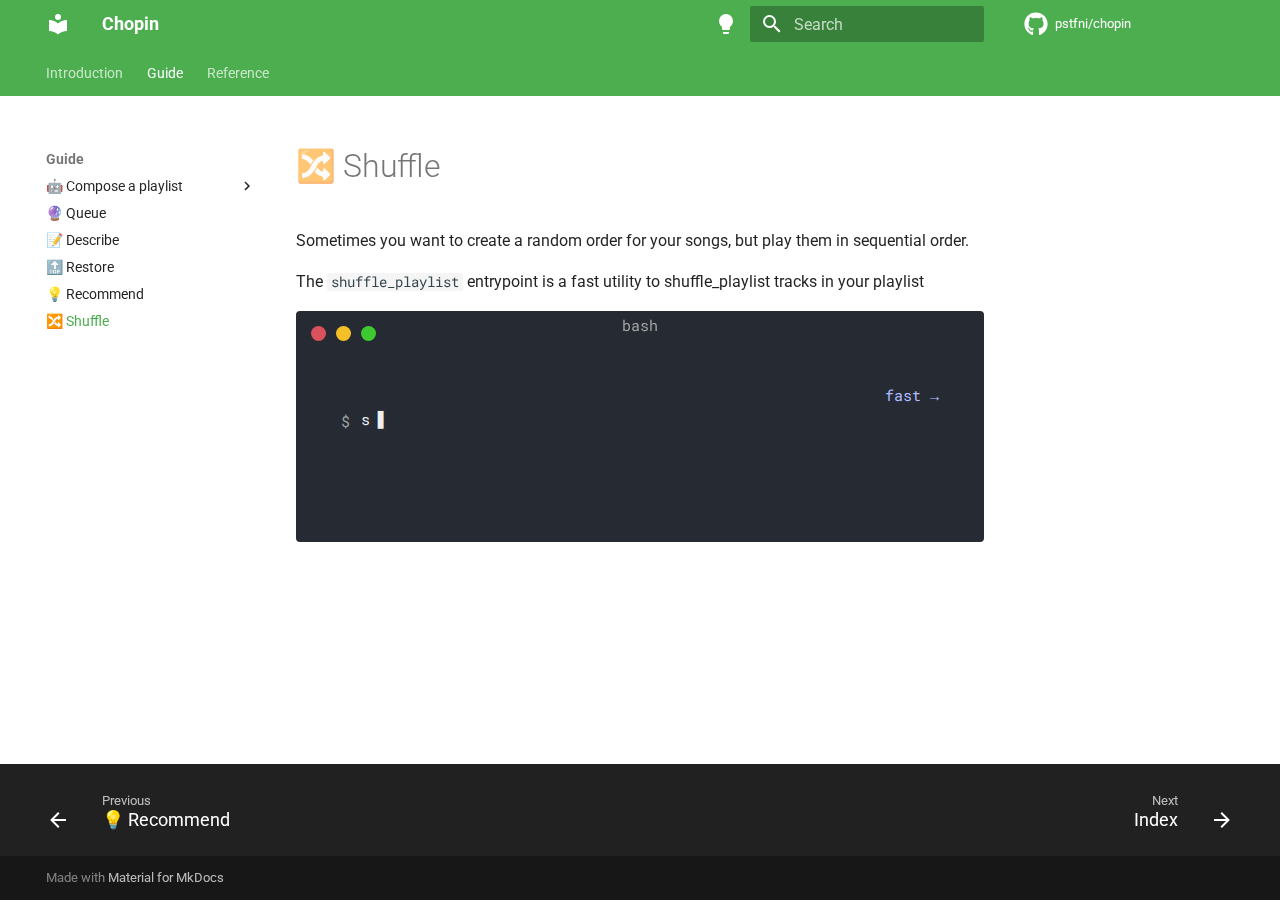
<file: guide/shuffle_playlist/index.html>
<!doctype html>
<html lang="en" class="no-js">
  <head>
    
      <meta charset="utf-8">
      <meta name="viewport" content="width=device-width,initial-scale=1">
      
      
      
      
        <link rel="prev" href="../recommend/">
      
      
        <link rel="next" href="../../reference/">
      
      
      <link rel="icon" href="../../assets/images/favicon.png">
      <meta name="generator" content="mkdocs-1.5.3, mkdocs-material-9.5.13">
    
    
      
        <title>🔀 Shuffle - Chopin</title>
      
    
    
      <link rel="stylesheet" href="../../assets/stylesheets/main.7e359304.min.css">
      
        
        <link rel="stylesheet" href="../../assets/stylesheets/palette.06af60db.min.css">
      
      
  
  
    
    
  
  
  <style>:root{--md-admonition-icon--tip:url('data:image/svg+xml;charset=utf-8,<svg xmlns="http://www.w3.org/2000/svg" viewBox="0 0 24 24"><path d="M17 9v3h-3v2h3v3h2v-3h3v-2h-3V9h-2M9 3v10.55c-.59-.34-1.27-.55-2-.55-2.21 0-4 1.79-4 4s1.79 4 4 4 4-1.79 4-4V7h4V3H9Z"/></svg>');}</style>



    
    
      
    
    
      
        
        
        <link rel="preconnect" href="https://fonts.gstatic.com" crossorigin>
        <link rel="stylesheet" href="https://fonts.googleapis.com/css?family=Roboto:300,300i,400,400i,700,700i%7CRoboto+Mono:400,400i,700,700i&display=fallback">
        <style>:root{--md-text-font:"Roboto";--md-code-font:"Roboto Mono"}</style>
      
    
    
      <link rel="stylesheet" href="../../assets/_mkdocstrings.css">
    
      <link rel="stylesheet" href="../../css/termynal.css">
    
      <link rel="stylesheet" href="../../css/custom.css">
    
    <script>__md_scope=new URL("../..",location),__md_hash=e=>[...e].reduce((e,_)=>(e<<5)-e+_.charCodeAt(0),0),__md_get=(e,_=localStorage,t=__md_scope)=>JSON.parse(_.getItem(t.pathname+"."+e)),__md_set=(e,_,t=localStorage,a=__md_scope)=>{try{t.setItem(a.pathname+"."+e,JSON.stringify(_))}catch(e){}}</script>
    
      

    
    
    
  </head>
  
  
    
    
      
    
    
    
    
    <body dir="ltr" data-md-color-scheme="default" data-md-color-primary="green" data-md-color-accent="light-green">
  
    
    <input class="md-toggle" data-md-toggle="drawer" type="checkbox" id="__drawer" autocomplete="off">
    <input class="md-toggle" data-md-toggle="search" type="checkbox" id="__search" autocomplete="off">
    <label class="md-overlay" for="__drawer"></label>
    <div data-md-component="skip">
      
        
        <a href="#shuffle" class="md-skip">
          Skip to content
        </a>
      
    </div>
    <div data-md-component="announce">
      
    </div>
    
    
      

<header class="md-header" data-md-component="header">
  <nav class="md-header__inner md-grid" aria-label="Header">
    <a href="../.." title="Chopin" class="md-header__button md-logo" aria-label="Chopin" data-md-component="logo">
      
  
  <svg xmlns="http://www.w3.org/2000/svg" viewBox="0 0 24 24"><path d="M12 8a3 3 0 0 0 3-3 3 3 0 0 0-3-3 3 3 0 0 0-3 3 3 3 0 0 0 3 3m0 3.54C9.64 9.35 6.5 8 3 8v11c3.5 0 6.64 1.35 9 3.54 2.36-2.19 5.5-3.54 9-3.54V8c-3.5 0-6.64 1.35-9 3.54Z"/></svg>

    </a>
    <label class="md-header__button md-icon" for="__drawer">
      
      <svg xmlns="http://www.w3.org/2000/svg" viewBox="0 0 24 24"><path d="M3 6h18v2H3V6m0 5h18v2H3v-2m0 5h18v2H3v-2Z"/></svg>
    </label>
    <div class="md-header__title" data-md-component="header-title">
      <div class="md-header__ellipsis">
        <div class="md-header__topic">
          <span class="md-ellipsis">
            Chopin
          </span>
        </div>
        <div class="md-header__topic" data-md-component="header-topic">
          <span class="md-ellipsis">
            
              🔀 Shuffle
            
          </span>
        </div>
      </div>
    </div>
    
      
        <form class="md-header__option" data-md-component="palette">
  
    
    
    
    <input class="md-option" data-md-color-media="" data-md-color-scheme="default" data-md-color-primary="green" data-md-color-accent="light-green"  aria-label="Switch to dark mode"  type="radio" name="__palette" id="__palette_0">
    
      <label class="md-header__button md-icon" title="Switch to dark mode" for="__palette_1" hidden>
        <svg xmlns="http://www.w3.org/2000/svg" viewBox="0 0 24 24"><path d="M12 2a7 7 0 0 0-7 7c0 2.38 1.19 4.47 3 5.74V17a1 1 0 0 0 1 1h6a1 1 0 0 0 1-1v-2.26c1.81-1.27 3-3.36 3-5.74a7 7 0 0 0-7-7M9 21a1 1 0 0 0 1 1h4a1 1 0 0 0 1-1v-1H9v1Z"/></svg>
      </label>
    
  
    
    
    
    <input class="md-option" data-md-color-media="" data-md-color-scheme="slate" data-md-color-primary="green" data-md-color-accent="light-green"  aria-label="Switch to light mode"  type="radio" name="__palette" id="__palette_1">
    
      <label class="md-header__button md-icon" title="Switch to light mode" for="__palette_0" hidden>
        <svg xmlns="http://www.w3.org/2000/svg" viewBox="0 0 24 24"><path d="M12 2a7 7 0 0 1 7 7c0 2.38-1.19 4.47-3 5.74V17a1 1 0 0 1-1 1H9a1 1 0 0 1-1-1v-2.26C6.19 13.47 5 11.38 5 9a7 7 0 0 1 7-7M9 21v-1h6v1a1 1 0 0 1-1 1h-4a1 1 0 0 1-1-1m3-17a5 5 0 0 0-5 5c0 2.05 1.23 3.81 3 4.58V16h4v-2.42c1.77-.77 3-2.53 3-4.58a5 5 0 0 0-5-5Z"/></svg>
      </label>
    
  
</form>
      
    
    
      <script>var media,input,key,value,palette=__md_get("__palette");if(palette&&palette.color){"(prefers-color-scheme)"===palette.color.media&&(media=matchMedia("(prefers-color-scheme: light)"),input=document.querySelector(media.matches?"[data-md-color-media='(prefers-color-scheme: light)']":"[data-md-color-media='(prefers-color-scheme: dark)']"),palette.color.media=input.getAttribute("data-md-color-media"),palette.color.scheme=input.getAttribute("data-md-color-scheme"),palette.color.primary=input.getAttribute("data-md-color-primary"),palette.color.accent=input.getAttribute("data-md-color-accent"));for([key,value]of Object.entries(palette.color))document.body.setAttribute("data-md-color-"+key,value)}</script>
    
    
    
      <label class="md-header__button md-icon" for="__search">
        
        <svg xmlns="http://www.w3.org/2000/svg" viewBox="0 0 24 24"><path d="M9.5 3A6.5 6.5 0 0 1 16 9.5c0 1.61-.59 3.09-1.56 4.23l.27.27h.79l5 5-1.5 1.5-5-5v-.79l-.27-.27A6.516 6.516 0 0 1 9.5 16 6.5 6.5 0 0 1 3 9.5 6.5 6.5 0 0 1 9.5 3m0 2C7 5 5 7 5 9.5S7 14 9.5 14 14 12 14 9.5 12 5 9.5 5Z"/></svg>
      </label>
      <div class="md-search" data-md-component="search" role="dialog">
  <label class="md-search__overlay" for="__search"></label>
  <div class="md-search__inner" role="search">
    <form class="md-search__form" name="search">
      <input type="text" class="md-search__input" name="query" aria-label="Search" placeholder="Search" autocapitalize="off" autocorrect="off" autocomplete="off" spellcheck="false" data-md-component="search-query" required>
      <label class="md-search__icon md-icon" for="__search">
        
        <svg xmlns="http://www.w3.org/2000/svg" viewBox="0 0 24 24"><path d="M9.5 3A6.5 6.5 0 0 1 16 9.5c0 1.61-.59 3.09-1.56 4.23l.27.27h.79l5 5-1.5 1.5-5-5v-.79l-.27-.27A6.516 6.516 0 0 1 9.5 16 6.5 6.5 0 0 1 3 9.5 6.5 6.5 0 0 1 9.5 3m0 2C7 5 5 7 5 9.5S7 14 9.5 14 14 12 14 9.5 12 5 9.5 5Z"/></svg>
        
        <svg xmlns="http://www.w3.org/2000/svg" viewBox="0 0 24 24"><path d="M20 11v2H8l5.5 5.5-1.42 1.42L4.16 12l7.92-7.92L13.5 5.5 8 11h12Z"/></svg>
      </label>
      <nav class="md-search__options" aria-label="Search">
        
        <button type="reset" class="md-search__icon md-icon" title="Clear" aria-label="Clear" tabindex="-1">
          
          <svg xmlns="http://www.w3.org/2000/svg" viewBox="0 0 24 24"><path d="M19 6.41 17.59 5 12 10.59 6.41 5 5 6.41 10.59 12 5 17.59 6.41 19 12 13.41 17.59 19 19 17.59 13.41 12 19 6.41Z"/></svg>
        </button>
      </nav>
      
    </form>
    <div class="md-search__output">
      <div class="md-search__scrollwrap" data-md-scrollfix>
        <div class="md-search-result" data-md-component="search-result">
          <div class="md-search-result__meta">
            Initializing search
          </div>
          <ol class="md-search-result__list" role="presentation"></ol>
        </div>
      </div>
    </div>
  </div>
</div>
    
    
      <div class="md-header__source">
        <a href="https://github.com/pstfni/chopin" title="Go to repository" class="md-source" data-md-component="source">
  <div class="md-source__icon md-icon">
    
    <svg xmlns="http://www.w3.org/2000/svg" viewBox="0 0 496 512"><!--! Font Awesome Free 6.5.1 by @fontawesome - https://fontawesome.com License - https://fontawesome.com/license/free (Icons: CC BY 4.0, Fonts: SIL OFL 1.1, Code: MIT License) Copyright 2023 Fonticons, Inc.--><path d="M165.9 397.4c0 2-2.3 3.6-5.2 3.6-3.3.3-5.6-1.3-5.6-3.6 0-2 2.3-3.6 5.2-3.6 3-.3 5.6 1.3 5.6 3.6zm-31.1-4.5c-.7 2 1.3 4.3 4.3 4.9 2.6 1 5.6 0 6.2-2s-1.3-4.3-4.3-5.2c-2.6-.7-5.5.3-6.2 2.3zm44.2-1.7c-2.9.7-4.9 2.6-4.6 4.9.3 2 2.9 3.3 5.9 2.6 2.9-.7 4.9-2.6 4.6-4.6-.3-1.9-3-3.2-5.9-2.9zM244.8 8C106.1 8 0 113.3 0 252c0 110.9 69.8 205.8 169.5 239.2 12.8 2.3 17.3-5.6 17.3-12.1 0-6.2-.3-40.4-.3-61.4 0 0-70 15-84.7-29.8 0 0-11.4-29.1-27.8-36.6 0 0-22.9-15.7 1.6-15.4 0 0 24.9 2 38.6 25.8 21.9 38.6 58.6 27.5 72.9 20.9 2.3-16 8.8-27.1 16-33.7-55.9-6.2-112.3-14.3-112.3-110.5 0-27.5 7.6-41.3 23.6-58.9-2.6-6.5-11.1-33.3 2.6-67.9 20.9-6.5 69 27 69 27 20-5.6 41.5-8.5 62.8-8.5s42.8 2.9 62.8 8.5c0 0 48.1-33.6 69-27 13.7 34.7 5.2 61.4 2.6 67.9 16 17.7 25.8 31.5 25.8 58.9 0 96.5-58.9 104.2-114.8 110.5 9.2 7.9 17 22.9 17 46.4 0 33.7-.3 75.4-.3 83.6 0 6.5 4.6 14.4 17.3 12.1C428.2 457.8 496 362.9 496 252 496 113.3 383.5 8 244.8 8zM97.2 352.9c-1.3 1-1 3.3.7 5.2 1.6 1.6 3.9 2.3 5.2 1 1.3-1 1-3.3-.7-5.2-1.6-1.6-3.9-2.3-5.2-1zm-10.8-8.1c-.7 1.3.3 2.9 2.3 3.9 1.6 1 3.6.7 4.3-.7.7-1.3-.3-2.9-2.3-3.9-2-.6-3.6-.3-4.3.7zm32.4 35.6c-1.6 1.3-1 4.3 1.3 6.2 2.3 2.3 5.2 2.6 6.5 1 1.3-1.3.7-4.3-1.3-6.2-2.2-2.3-5.2-2.6-6.5-1zm-11.4-14.7c-1.6 1-1.6 3.6 0 5.9 1.6 2.3 4.3 3.3 5.6 2.3 1.6-1.3 1.6-3.9 0-6.2-1.4-2.3-4-3.3-5.6-2z"/></svg>
  </div>
  <div class="md-source__repository">
    pstfni/chopin
  </div>
</a>
      </div>
    
  </nav>
  
</header>
    
    <div class="md-container" data-md-component="container">
      
      
        
          
            
<nav class="md-tabs" aria-label="Tabs" data-md-component="tabs">
  <div class="md-grid">
    <ul class="md-tabs__list">
      
        
  
  
  
    
    
      <li class="md-tabs__item">
        <a href="../.." class="md-tabs__link">
          
  
    
  
  Introduction

        </a>
      </li>
    
  

      
        
  
  
    
  
  
    
    
      
  
  
    
  
  
    
    
      <li class="md-tabs__item md-tabs__item--active">
        <a href="../compose/" class="md-tabs__link">
          
  
    
  
  Guide

        </a>
      </li>
    
  

    
  

      
        
  
  
  
    
    
      <li class="md-tabs__item">
        <a href="../../reference/" class="md-tabs__link">
          
  
    
  
  Reference

        </a>
      </li>
    
  

      
    </ul>
  </div>
</nav>
          
        
      
      <main class="md-main" data-md-component="main">
        <div class="md-main__inner md-grid">
          
            
              
              <div class="md-sidebar md-sidebar--primary" data-md-component="sidebar" data-md-type="navigation" >
                <div class="md-sidebar__scrollwrap">
                  <div class="md-sidebar__inner">
                    


  


<nav class="md-nav md-nav--primary md-nav--lifted" aria-label="Navigation" data-md-level="0">
  <label class="md-nav__title" for="__drawer">
    <a href="../.." title="Chopin" class="md-nav__button md-logo" aria-label="Chopin" data-md-component="logo">
      
  
  <svg xmlns="http://www.w3.org/2000/svg" viewBox="0 0 24 24"><path d="M12 8a3 3 0 0 0 3-3 3 3 0 0 0-3-3 3 3 0 0 0-3 3 3 3 0 0 0 3 3m0 3.54C9.64 9.35 6.5 8 3 8v11c3.5 0 6.64 1.35 9 3.54 2.36-2.19 5.5-3.54 9-3.54V8c-3.5 0-6.64 1.35-9 3.54Z"/></svg>

    </a>
    Chopin
  </label>
  
    <div class="md-nav__source">
      <a href="https://github.com/pstfni/chopin" title="Go to repository" class="md-source" data-md-component="source">
  <div class="md-source__icon md-icon">
    
    <svg xmlns="http://www.w3.org/2000/svg" viewBox="0 0 496 512"><!--! Font Awesome Free 6.5.1 by @fontawesome - https://fontawesome.com License - https://fontawesome.com/license/free (Icons: CC BY 4.0, Fonts: SIL OFL 1.1, Code: MIT License) Copyright 2023 Fonticons, Inc.--><path d="M165.9 397.4c0 2-2.3 3.6-5.2 3.6-3.3.3-5.6-1.3-5.6-3.6 0-2 2.3-3.6 5.2-3.6 3-.3 5.6 1.3 5.6 3.6zm-31.1-4.5c-.7 2 1.3 4.3 4.3 4.9 2.6 1 5.6 0 6.2-2s-1.3-4.3-4.3-5.2c-2.6-.7-5.5.3-6.2 2.3zm44.2-1.7c-2.9.7-4.9 2.6-4.6 4.9.3 2 2.9 3.3 5.9 2.6 2.9-.7 4.9-2.6 4.6-4.6-.3-1.9-3-3.2-5.9-2.9zM244.8 8C106.1 8 0 113.3 0 252c0 110.9 69.8 205.8 169.5 239.2 12.8 2.3 17.3-5.6 17.3-12.1 0-6.2-.3-40.4-.3-61.4 0 0-70 15-84.7-29.8 0 0-11.4-29.1-27.8-36.6 0 0-22.9-15.7 1.6-15.4 0 0 24.9 2 38.6 25.8 21.9 38.6 58.6 27.5 72.9 20.9 2.3-16 8.8-27.1 16-33.7-55.9-6.2-112.3-14.3-112.3-110.5 0-27.5 7.6-41.3 23.6-58.9-2.6-6.5-11.1-33.3 2.6-67.9 20.9-6.5 69 27 69 27 20-5.6 41.5-8.5 62.8-8.5s42.8 2.9 62.8 8.5c0 0 48.1-33.6 69-27 13.7 34.7 5.2 61.4 2.6 67.9 16 17.7 25.8 31.5 25.8 58.9 0 96.5-58.9 104.2-114.8 110.5 9.2 7.9 17 22.9 17 46.4 0 33.7-.3 75.4-.3 83.6 0 6.5 4.6 14.4 17.3 12.1C428.2 457.8 496 362.9 496 252 496 113.3 383.5 8 244.8 8zM97.2 352.9c-1.3 1-1 3.3.7 5.2 1.6 1.6 3.9 2.3 5.2 1 1.3-1 1-3.3-.7-5.2-1.6-1.6-3.9-2.3-5.2-1zm-10.8-8.1c-.7 1.3.3 2.9 2.3 3.9 1.6 1 3.6.7 4.3-.7.7-1.3-.3-2.9-2.3-3.9-2-.6-3.6-.3-4.3.7zm32.4 35.6c-1.6 1.3-1 4.3 1.3 6.2 2.3 2.3 5.2 2.6 6.5 1 1.3-1.3.7-4.3-1.3-6.2-2.2-2.3-5.2-2.6-6.5-1zm-11.4-14.7c-1.6 1-1.6 3.6 0 5.9 1.6 2.3 4.3 3.3 5.6 2.3 1.6-1.3 1.6-3.9 0-6.2-1.4-2.3-4-3.3-5.6-2z"/></svg>
  </div>
  <div class="md-source__repository">
    pstfni/chopin
  </div>
</a>
    </div>
  
  <ul class="md-nav__list" data-md-scrollfix>
    
      
      
  
  
  
  
    
    
      
        
          
        
      
        
      
    
    
      
      
    
    
    <li class="md-nav__item md-nav__item--nested">
      
        
        
        <input class="md-nav__toggle md-toggle " type="checkbox" id="__nav_1" >
        
          
          
          <div class="md-nav__link md-nav__container">
            <a href="../.." class="md-nav__link ">
              
  
  <span class="md-ellipsis">
    Introduction
  </span>
  

            </a>
            
              
              <label class="md-nav__link " for="__nav_1" id="__nav_1_label" tabindex="0">
                <span class="md-nav__icon md-icon"></span>
              </label>
            
          </div>
        
        <nav class="md-nav" data-md-level="1" aria-labelledby="__nav_1_label" aria-expanded="false">
          <label class="md-nav__title" for="__nav_1">
            <span class="md-nav__icon md-icon"></span>
            Introduction
          </label>
          <ul class="md-nav__list" data-md-scrollfix>
            
              
            
              
                
  
  
  
  
    <li class="md-nav__item">
      <a href="../../getting_started/" class="md-nav__link">
        
  
  <span class="md-ellipsis">
    Getting started
  </span>
  

      </a>
    </li>
  

              
            
          </ul>
        </nav>
      
    </li>
  

    
      
      
  
  
    
  
  
  
    
    
      
        
      
        
      
        
      
        
      
        
      
        
      
    
    
      
        
        
      
      
    
    
    <li class="md-nav__item md-nav__item--active md-nav__item--section md-nav__item--nested">
      
        
        
        <input class="md-nav__toggle md-toggle " type="checkbox" id="__nav_2" checked>
        
          
          <label class="md-nav__link" for="__nav_2" id="__nav_2_label" tabindex="">
            
  
  <span class="md-ellipsis">
    Guide
  </span>
  

            <span class="md-nav__icon md-icon"></span>
          </label>
        
        <nav class="md-nav" data-md-level="1" aria-labelledby="__nav_2_label" aria-expanded="true">
          <label class="md-nav__title" for="__nav_2">
            <span class="md-nav__icon md-icon"></span>
            Guide
          </label>
          <ul class="md-nav__list" data-md-scrollfix>
            
              
                
  
  
  
  
    
    
      
        
      
        
      
    
    
      
      
    
    
    <li class="md-nav__item md-nav__item--nested">
      
        
        
        <input class="md-nav__toggle md-toggle " type="checkbox" id="__nav_2_1" >
        
          
          <label class="md-nav__link" for="__nav_2_1" id="__nav_2_1_label" tabindex="0">
            
  
  <span class="md-ellipsis">
    🤖 Compose a playlist
  </span>
  

            <span class="md-nav__icon md-icon"></span>
          </label>
        
        <nav class="md-nav" data-md-level="2" aria-labelledby="__nav_2_1_label" aria-expanded="false">
          <label class="md-nav__title" for="__nav_2_1">
            <span class="md-nav__icon md-icon"></span>
            🤖 Compose a playlist
          </label>
          <ul class="md-nav__list" data-md-scrollfix>
            
              
                
  
  
  
  
    <li class="md-nav__item">
      <a href="../compose/" class="md-nav__link">
        
  
  <span class="md-ellipsis">
    Compose
  </span>
  

      </a>
    </li>
  

              
            
              
                
  
  
  
  
    <li class="md-nav__item">
      <a href="../sources/" class="md-nav__link">
        
  
  <span class="md-ellipsis">
    Available sources for playlist composition
  </span>
  

      </a>
    </li>
  

              
            
          </ul>
        </nav>
      
    </li>
  

              
            
              
                
  
  
  
  
    <li class="md-nav__item">
      <a href="../queue/" class="md-nav__link">
        
  
  <span class="md-ellipsis">
    🔮 Queue
  </span>
  

      </a>
    </li>
  

              
            
              
                
  
  
  
  
    <li class="md-nav__item">
      <a href="../describe/" class="md-nav__link">
        
  
  <span class="md-ellipsis">
    📝 Describe
  </span>
  

      </a>
    </li>
  

              
            
              
                
  
  
  
  
    <li class="md-nav__item">
      <a href="../restore/" class="md-nav__link">
        
  
  <span class="md-ellipsis">
    🔝 Restore
  </span>
  

      </a>
    </li>
  

              
            
              
                
  
  
  
  
    <li class="md-nav__item">
      <a href="../recommend/" class="md-nav__link">
        
  
  <span class="md-ellipsis">
    💡 Recommend
  </span>
  

      </a>
    </li>
  

              
            
              
                
  
  
    
  
  
  
    <li class="md-nav__item md-nav__item--active">
      
      <input class="md-nav__toggle md-toggle" type="checkbox" id="__toc">
      
      
        
      
      
      <a href="./" class="md-nav__link md-nav__link--active">
        
  
  <span class="md-ellipsis">
    🔀 Shuffle
  </span>
  

      </a>
      
    </li>
  

              
            
          </ul>
        </nav>
      
    </li>
  

    
      
      
  
  
  
  
    
    
      
        
          
        
      
        
      
        
      
        
      
        
      
        
      
    
    
      
      
    
    
    <li class="md-nav__item md-nav__item--nested">
      
        
        
        <input class="md-nav__toggle md-toggle " type="checkbox" id="__nav_3" >
        
          
          
          <div class="md-nav__link md-nav__container">
            <a href="../../reference/" class="md-nav__link ">
              
  
  <span class="md-ellipsis">
    Reference
  </span>
  

            </a>
            
              
              <label class="md-nav__link " for="__nav_3" id="__nav_3_label" tabindex="0">
                <span class="md-nav__icon md-icon"></span>
              </label>
            
          </div>
        
        <nav class="md-nav" data-md-level="1" aria-labelledby="__nav_3_label" aria-expanded="false">
          <label class="md-nav__title" for="__nav_3">
            <span class="md-nav__icon md-icon"></span>
            Reference
          </label>
          <ul class="md-nav__list" data-md-scrollfix>
            
              
            
              
                
  
  
  
  
    <li class="md-nav__item">
      <a href="../../reference/entrypoints/" class="md-nav__link">
        
  
  <span class="md-ellipsis">
    Entrypoints
  </span>
  

      </a>
    </li>
  

              
            
              
                
  
  
  
  
    <li class="md-nav__item">
      <a href="../../reference/managers/" class="md-nav__link">
        
  
  <span class="md-ellipsis">
    Managers
  </span>
  

      </a>
    </li>
  

              
            
              
                
  
  
  
  
    <li class="md-nav__item">
      <a href="../../reference/client/" class="md-nav__link">
        
  
  <span class="md-ellipsis">
    Spotify API related operations
  </span>
  

      </a>
    </li>
  

              
            
              
                
  
  
  
  
    <li class="md-nav__item">
      <a href="../../reference/schemas/" class="md-nav__link">
        
  
  <span class="md-ellipsis">
    Schemas
  </span>
  

      </a>
    </li>
  

              
            
              
                
  
  
  
  
    <li class="md-nav__item">
      <a href="../../reference/tools/" class="md-nav__link">
        
  
  <span class="md-ellipsis">
    Tools
  </span>
  

      </a>
    </li>
  

              
            
          </ul>
        </nav>
      
    </li>
  

    
  </ul>
</nav>
                  </div>
                </div>
              </div>
            
            
              
              <div class="md-sidebar md-sidebar--secondary" data-md-component="sidebar" data-md-type="toc" >
                <div class="md-sidebar__scrollwrap">
                  <div class="md-sidebar__inner">
                    

<nav class="md-nav md-nav--secondary" aria-label="Table of contents">
  
  
  
    
  
  
</nav>
                  </div>
                </div>
              </div>
            
          
          
            <div class="md-content" data-md-component="content">
              <article class="md-content__inner md-typeset">
                
                  

  
  


<h1 id="shuffle">🔀 Shuffle</h1>
<p>Sometimes you want to create a random order for your songs, but play them in sequential order.</p>
<p>The <code>shuffle_playlist</code> entrypoint is a fast utility to shuffle_playlist tracks in your playlist</p>
<div class="termy">

<div class="highlight"><pre><span></span><code><a id="__codelineno-0-1" name="__codelineno-0-1" href="#__codelineno-0-1"></a><span class="gp">$ </span>shuffle_playlist<span class="w"> </span>
<a id="__codelineno-0-2" name="__codelineno-0-2" href="#__codelineno-0-2"></a><span class="go">🔀 Shuffling . . .</span>
<a id="__codelineno-0-3" name="__codelineno-0-3" href="#__codelineno-0-3"></a><span class="go">Playlist {name} succesfully shuffled.</span>
</code></pre></div>
</div>












                
              </article>
            </div>
          
          
<script>var target=document.getElementById(location.hash.slice(1));target&&target.name&&(target.checked=target.name.startsWith("__tabbed_"))</script>
        </div>
        
          <button type="button" class="md-top md-icon" data-md-component="top" hidden>
  
  <svg xmlns="http://www.w3.org/2000/svg" viewBox="0 0 24 24"><path d="M13 20h-2V8l-5.5 5.5-1.42-1.42L12 4.16l7.92 7.92-1.42 1.42L13 8v12Z"/></svg>
  Back to top
</button>
        
      </main>
      
        <footer class="md-footer">
  
    
      
      <nav class="md-footer__inner md-grid" aria-label="Footer" >
        
          
          <a href="../recommend/" class="md-footer__link md-footer__link--prev" aria-label="Previous: 💡 Recommend">
            <div class="md-footer__button md-icon">
              
              <svg xmlns="http://www.w3.org/2000/svg" viewBox="0 0 24 24"><path d="M20 11v2H8l5.5 5.5-1.42 1.42L4.16 12l7.92-7.92L13.5 5.5 8 11h12Z"/></svg>
            </div>
            <div class="md-footer__title">
              <span class="md-footer__direction">
                Previous
              </span>
              <div class="md-ellipsis">
                💡 Recommend
              </div>
            </div>
          </a>
        
        
          
          <a href="../../reference/" class="md-footer__link md-footer__link--next" aria-label="Next: Index">
            <div class="md-footer__title">
              <span class="md-footer__direction">
                Next
              </span>
              <div class="md-ellipsis">
                Index
              </div>
            </div>
            <div class="md-footer__button md-icon">
              
              <svg xmlns="http://www.w3.org/2000/svg" viewBox="0 0 24 24"><path d="M4 11v2h12l-5.5 5.5 1.42 1.42L19.84 12l-7.92-7.92L10.5 5.5 16 11H4Z"/></svg>
            </div>
          </a>
        
      </nav>
    
  
  <div class="md-footer-meta md-typeset">
    <div class="md-footer-meta__inner md-grid">
      <div class="md-copyright">
  
  
    Made with
    <a href="https://squidfunk.github.io/mkdocs-material/" target="_blank" rel="noopener">
      Material for MkDocs
    </a>
  
</div>
      
    </div>
  </div>
</footer>
      
    </div>
    <div class="md-dialog" data-md-component="dialog">
      <div class="md-dialog__inner md-typeset"></div>
    </div>
    
    
    <script id="__config" type="application/json">{"base": "../..", "features": ["navigation.indexes", "navigation.tabs", "navigation.instant", "navigation.tracking", "navigation.top", "navigation.footer"], "search": "../../assets/javascripts/workers/search.b8dbb3d2.min.js", "translations": {"clipboard.copied": "Copied to clipboard", "clipboard.copy": "Copy to clipboard", "search.result.more.one": "1 more on this page", "search.result.more.other": "# more on this page", "search.result.none": "No matching documents", "search.result.one": "1 matching document", "search.result.other": "# matching documents", "search.result.placeholder": "Type to start searching", "search.result.term.missing": "Missing", "select.version": "Select version"}}</script>
    
    
      <script src="../../assets/javascripts/bundle.c8d2eff1.min.js"></script>
      
        <script src="../../js/termynal.js"></script>
      
        <script src="../../js/custom.js"></script>
      
    
  </body>
</html>
</file>
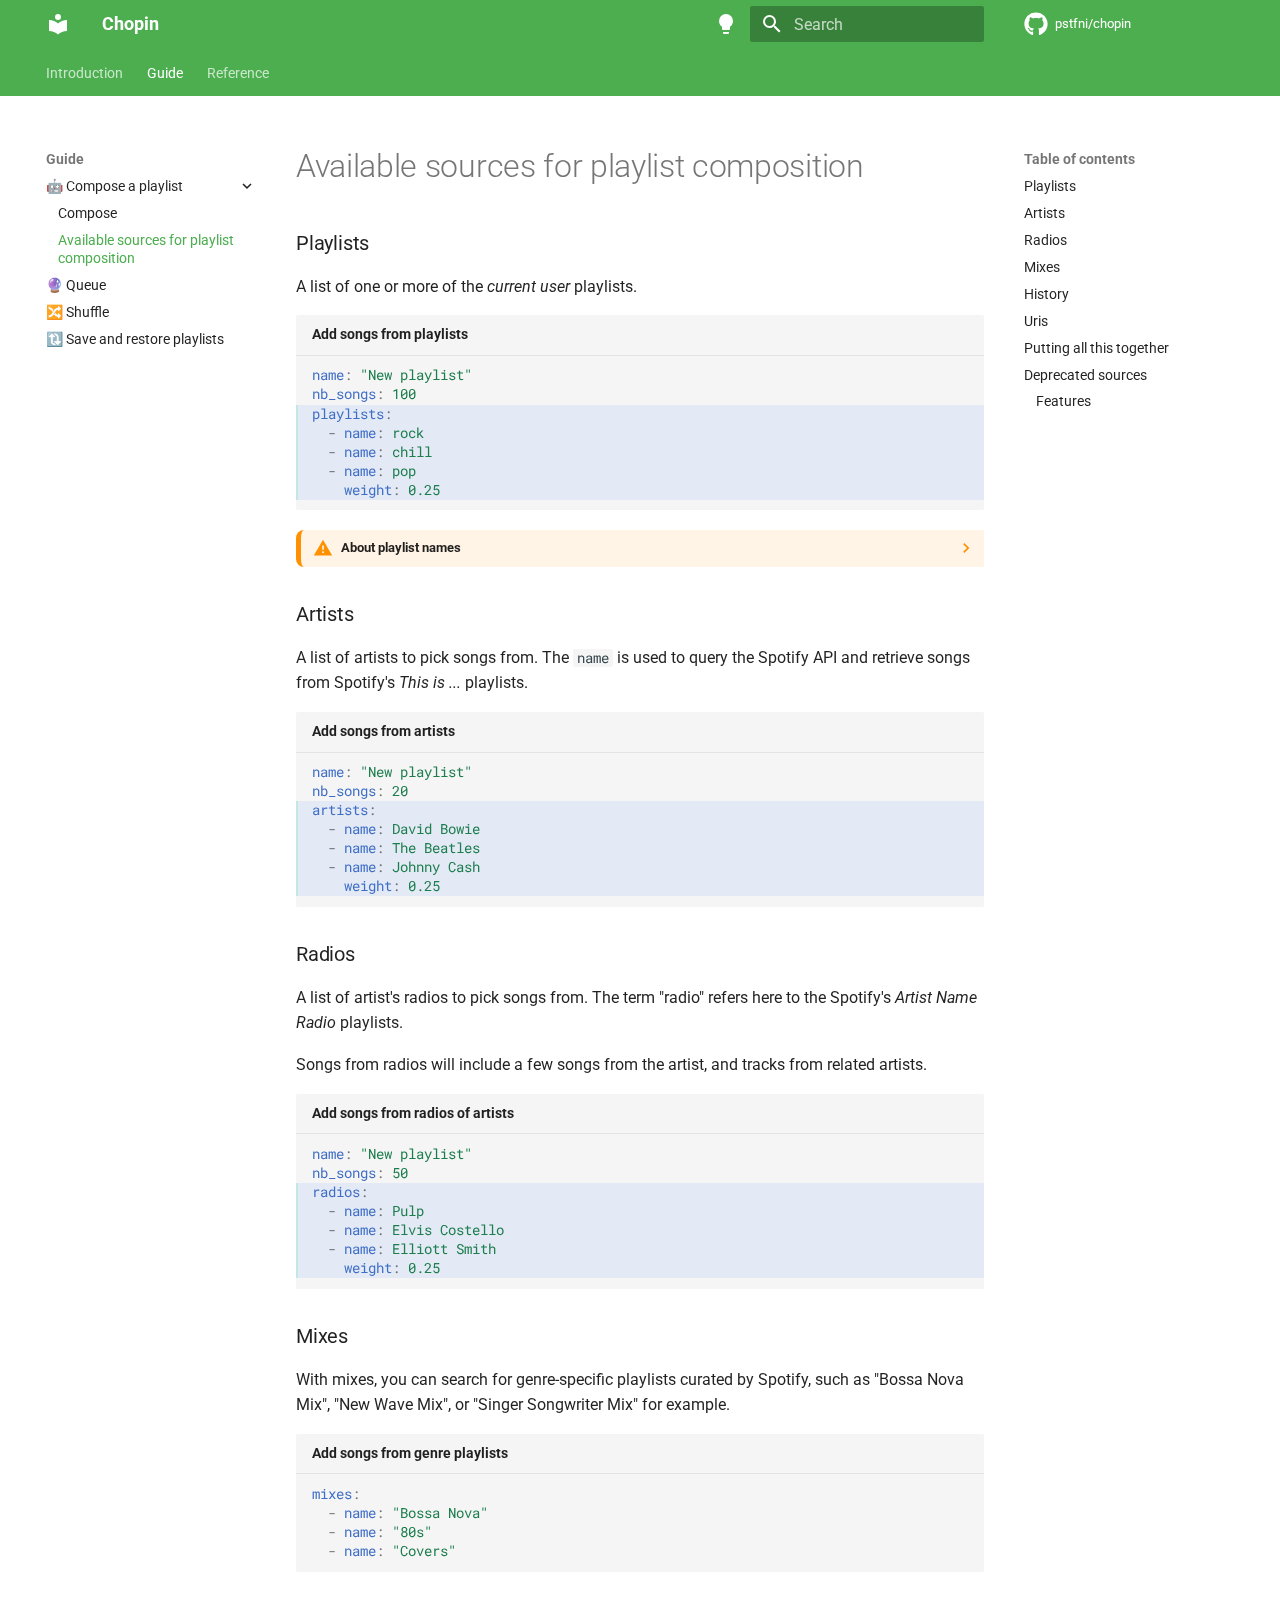
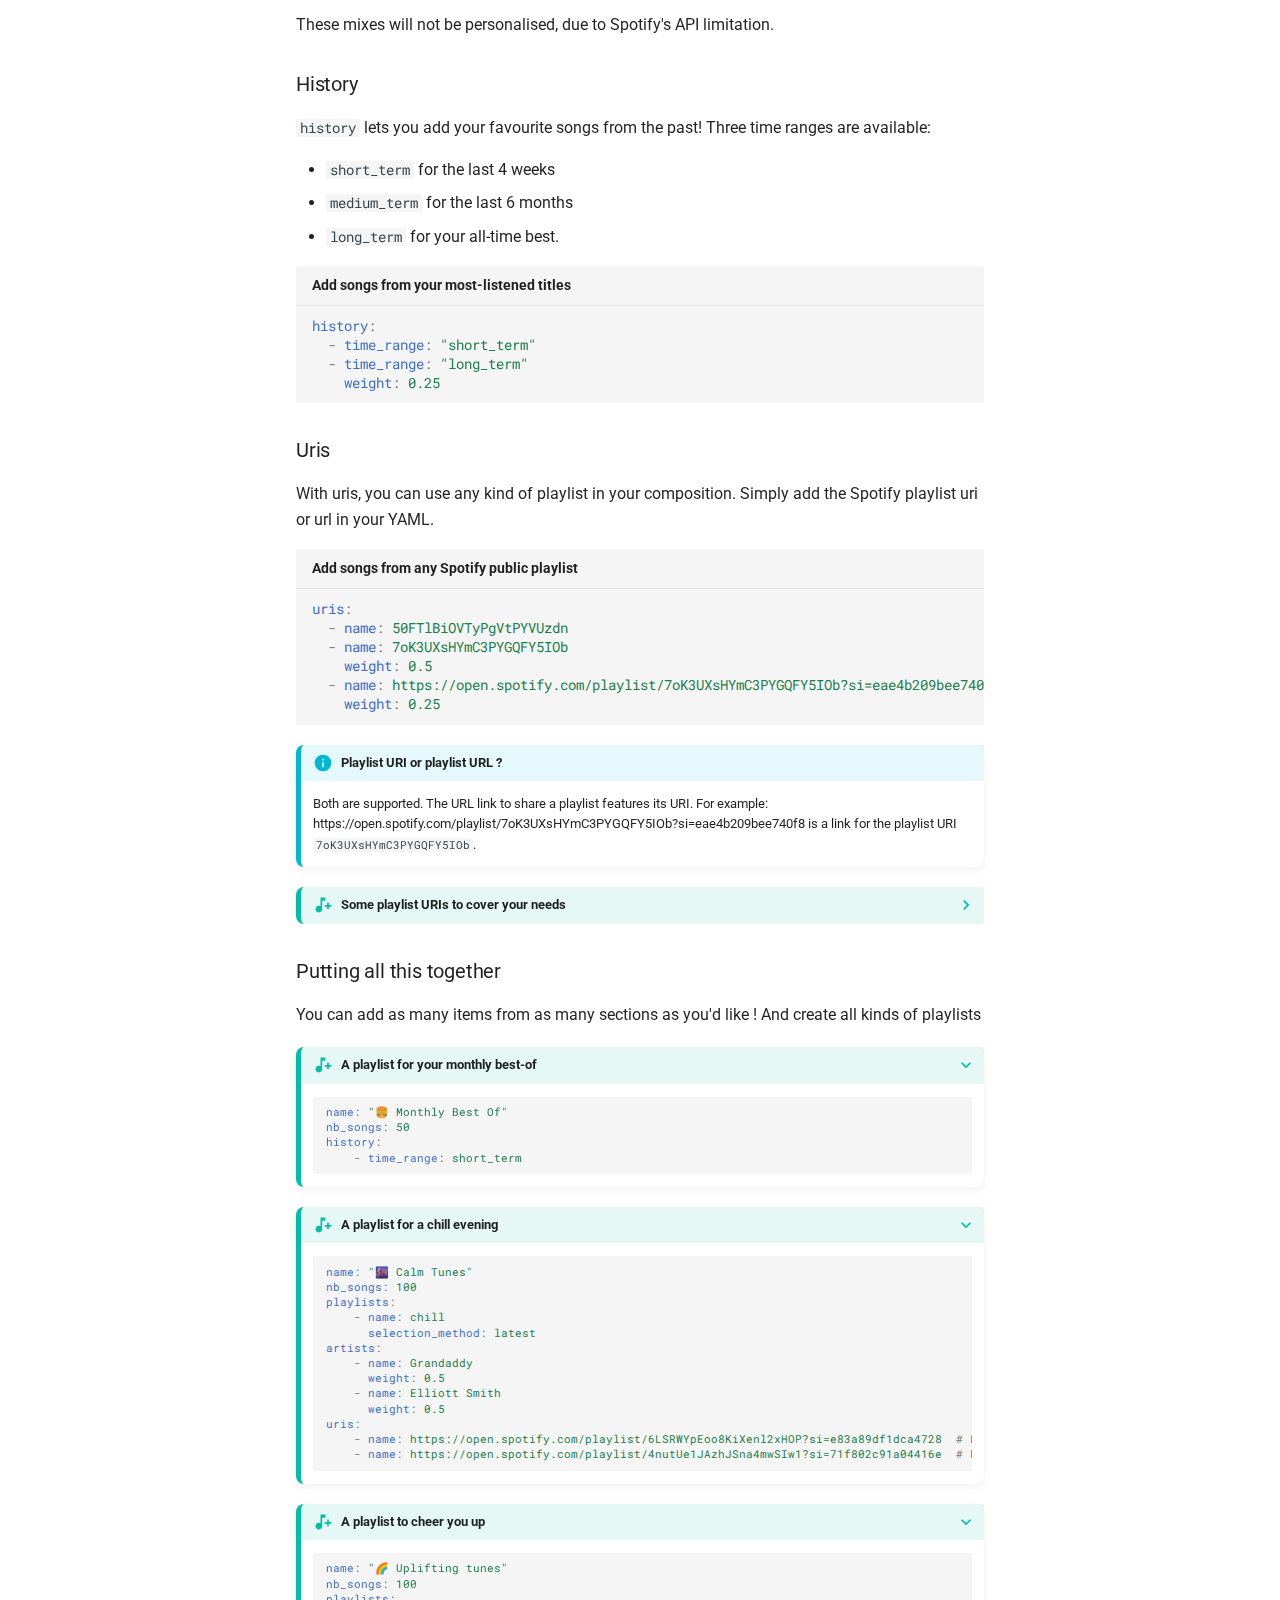
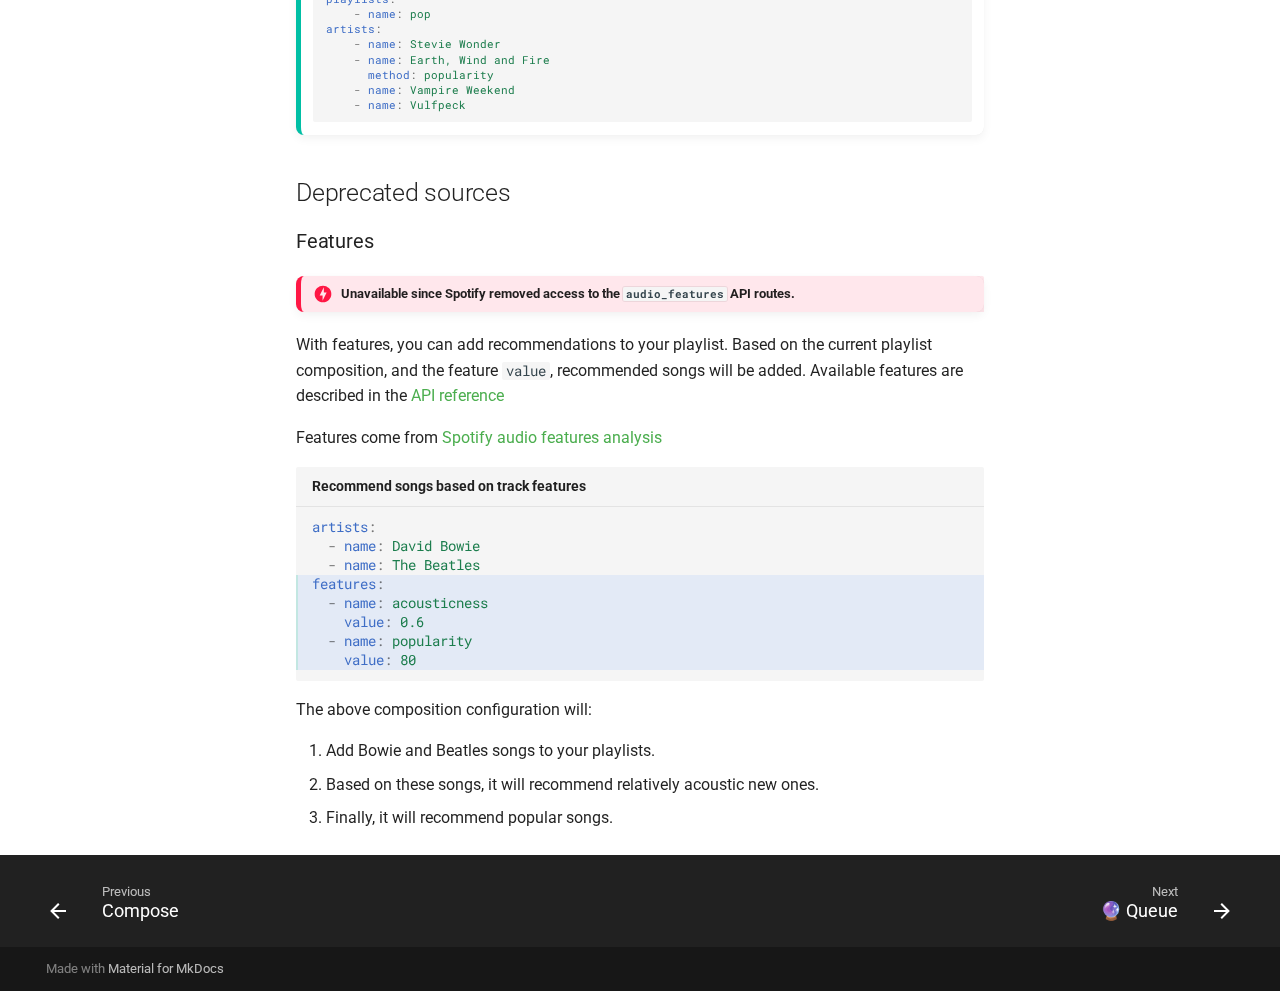
<file: guide/sources/index.html>
<!doctype html>
<html lang="en" class="no-js">
  <head>
    
      <meta charset="utf-8">
      <meta name="viewport" content="width=device-width,initial-scale=1">
      
      
      
      
        <link rel="prev" href="../compose/">
      
      
        <link rel="next" href="../queue/">
      
      
      <link rel="icon" href="../../assets/images/favicon.png">
      <meta name="generator" content="mkdocs-1.6.1, mkdocs-material-9.6.4">
    
    
      
        <title>Available sources for playlist composition - Chopin</title>
      
    
    
      <link rel="stylesheet" href="../../assets/stylesheets/main.8608ea7d.min.css">
      
        
        <link rel="stylesheet" href="../../assets/stylesheets/palette.06af60db.min.css">
      
      
  
  
    
    
  
  
  <style>:root{--md-admonition-icon--tip:url('data:image/svg+xml;charset=utf-8,<svg xmlns="http://www.w3.org/2000/svg" viewBox="0 0 24 24"><path d="M17 9v3h-3v2h3v3h2v-3h3v-2h-3V9zM9 3v10.55c-.59-.34-1.27-.55-2-.55-2.21 0-4 1.79-4 4s1.79 4 4 4 4-1.79 4-4V7h4V3z"/></svg>');}</style>



    
    
      
    
    
      
        
        
        <link rel="preconnect" href="https://fonts.gstatic.com" crossorigin>
        <link rel="stylesheet" href="https://fonts.googleapis.com/css?family=Roboto:300,300i,400,400i,700,700i%7CRoboto+Mono:400,400i,700,700i&display=fallback">
        <style>:root{--md-text-font:"Roboto";--md-code-font:"Roboto Mono"}</style>
      
    
    
      <link rel="stylesheet" href="../../assets/_mkdocstrings.css">
    
      <link rel="stylesheet" href="../../assets/stylesheets/custom.css">
    
      <link rel="stylesheet" href="../../assets/stylesheets/termynal.css">
    
    <script>__md_scope=new URL("../..",location),__md_hash=e=>[...e].reduce(((e,_)=>(e<<5)-e+_.charCodeAt(0)),0),__md_get=(e,_=localStorage,t=__md_scope)=>JSON.parse(_.getItem(t.pathname+"."+e)),__md_set=(e,_,t=localStorage,a=__md_scope)=>{try{t.setItem(a.pathname+"."+e,JSON.stringify(_))}catch(e){}}</script>
    
      

    
    
    
  </head>
  
  
    
    
      
    
    
    
    
    <body dir="ltr" data-md-color-scheme="default" data-md-color-primary="green" data-md-color-accent="green">
  
    
    <input class="md-toggle" data-md-toggle="drawer" type="checkbox" id="__drawer" autocomplete="off">
    <input class="md-toggle" data-md-toggle="search" type="checkbox" id="__search" autocomplete="off">
    <label class="md-overlay" for="__drawer"></label>
    <div data-md-component="skip">
      
        
        <a href="#available-sources-for-playlist-composition" class="md-skip">
          Skip to content
        </a>
      
    </div>
    <div data-md-component="announce">
      
    </div>
    
    
      

<header class="md-header" data-md-component="header">
  <nav class="md-header__inner md-grid" aria-label="Header">
    <a href="../.." title="Chopin" class="md-header__button md-logo" aria-label="Chopin" data-md-component="logo">
      
  
  <svg xmlns="http://www.w3.org/2000/svg" viewBox="0 0 24 24"><path d="M12 8a3 3 0 0 0 3-3 3 3 0 0 0-3-3 3 3 0 0 0-3 3 3 3 0 0 0 3 3m0 3.54C9.64 9.35 6.5 8 3 8v11c3.5 0 6.64 1.35 9 3.54 2.36-2.19 5.5-3.54 9-3.54V8c-3.5 0-6.64 1.35-9 3.54"/></svg>

    </a>
    <label class="md-header__button md-icon" for="__drawer">
      
      <svg xmlns="http://www.w3.org/2000/svg" viewBox="0 0 24 24"><path d="M3 6h18v2H3zm0 5h18v2H3zm0 5h18v2H3z"/></svg>
    </label>
    <div class="md-header__title" data-md-component="header-title">
      <div class="md-header__ellipsis">
        <div class="md-header__topic">
          <span class="md-ellipsis">
            Chopin
          </span>
        </div>
        <div class="md-header__topic" data-md-component="header-topic">
          <span class="md-ellipsis">
            
              Available sources for playlist composition
            
          </span>
        </div>
      </div>
    </div>
    
      
        <form class="md-header__option" data-md-component="palette">
  
    
    
    
    <input class="md-option" data-md-color-media="" data-md-color-scheme="default" data-md-color-primary="green" data-md-color-accent="green"  aria-label="Switch to dark mode"  type="radio" name="__palette" id="__palette_0">
    
      <label class="md-header__button md-icon" title="Switch to dark mode" for="__palette_1" hidden>
        <svg xmlns="http://www.w3.org/2000/svg" viewBox="0 0 24 24"><path d="M12 2a7 7 0 0 0-7 7c0 2.38 1.19 4.47 3 5.74V17a1 1 0 0 0 1 1h6a1 1 0 0 0 1-1v-2.26c1.81-1.27 3-3.36 3-5.74a7 7 0 0 0-7-7M9 21a1 1 0 0 0 1 1h4a1 1 0 0 0 1-1v-1H9z"/></svg>
      </label>
    
  
    
    
    
    <input class="md-option" data-md-color-media="" data-md-color-scheme="slate" data-md-color-primary="green" data-md-color-accent="green"  aria-label="Switch to light mode"  type="radio" name="__palette" id="__palette_1">
    
      <label class="md-header__button md-icon" title="Switch to light mode" for="__palette_0" hidden>
        <svg xmlns="http://www.w3.org/2000/svg" viewBox="0 0 24 24"><path d="M12 2a7 7 0 0 1 7 7c0 2.38-1.19 4.47-3 5.74V17a1 1 0 0 1-1 1H9a1 1 0 0 1-1-1v-2.26C6.19 13.47 5 11.38 5 9a7 7 0 0 1 7-7M9 21v-1h6v1a1 1 0 0 1-1 1h-4a1 1 0 0 1-1-1m3-17a5 5 0 0 0-5 5c0 2.05 1.23 3.81 3 4.58V16h4v-2.42c1.77-.77 3-2.53 3-4.58a5 5 0 0 0-5-5"/></svg>
      </label>
    
  
</form>
      
    
    
      <script>var palette=__md_get("__palette");if(palette&&palette.color){if("(prefers-color-scheme)"===palette.color.media){var media=matchMedia("(prefers-color-scheme: light)"),input=document.querySelector(media.matches?"[data-md-color-media='(prefers-color-scheme: light)']":"[data-md-color-media='(prefers-color-scheme: dark)']");palette.color.media=input.getAttribute("data-md-color-media"),palette.color.scheme=input.getAttribute("data-md-color-scheme"),palette.color.primary=input.getAttribute("data-md-color-primary"),palette.color.accent=input.getAttribute("data-md-color-accent")}for(var[key,value]of Object.entries(palette.color))document.body.setAttribute("data-md-color-"+key,value)}</script>
    
    
    
      <label class="md-header__button md-icon" for="__search">
        
        <svg xmlns="http://www.w3.org/2000/svg" viewBox="0 0 24 24"><path d="M9.5 3A6.5 6.5 0 0 1 16 9.5c0 1.61-.59 3.09-1.56 4.23l.27.27h.79l5 5-1.5 1.5-5-5v-.79l-.27-.27A6.52 6.52 0 0 1 9.5 16 6.5 6.5 0 0 1 3 9.5 6.5 6.5 0 0 1 9.5 3m0 2C7 5 5 7 5 9.5S7 14 9.5 14 14 12 14 9.5 12 5 9.5 5"/></svg>
      </label>
      <div class="md-search" data-md-component="search" role="dialog">
  <label class="md-search__overlay" for="__search"></label>
  <div class="md-search__inner" role="search">
    <form class="md-search__form" name="search">
      <input type="text" class="md-search__input" name="query" aria-label="Search" placeholder="Search" autocapitalize="off" autocorrect="off" autocomplete="off" spellcheck="false" data-md-component="search-query" required>
      <label class="md-search__icon md-icon" for="__search">
        
        <svg xmlns="http://www.w3.org/2000/svg" viewBox="0 0 24 24"><path d="M9.5 3A6.5 6.5 0 0 1 16 9.5c0 1.61-.59 3.09-1.56 4.23l.27.27h.79l5 5-1.5 1.5-5-5v-.79l-.27-.27A6.52 6.52 0 0 1 9.5 16 6.5 6.5 0 0 1 3 9.5 6.5 6.5 0 0 1 9.5 3m0 2C7 5 5 7 5 9.5S7 14 9.5 14 14 12 14 9.5 12 5 9.5 5"/></svg>
        
        <svg xmlns="http://www.w3.org/2000/svg" viewBox="0 0 24 24"><path d="M20 11v2H8l5.5 5.5-1.42 1.42L4.16 12l7.92-7.92L13.5 5.5 8 11z"/></svg>
      </label>
      <nav class="md-search__options" aria-label="Search">
        
        <button type="reset" class="md-search__icon md-icon" title="Clear" aria-label="Clear" tabindex="-1">
          
          <svg xmlns="http://www.w3.org/2000/svg" viewBox="0 0 24 24"><path d="M19 6.41 17.59 5 12 10.59 6.41 5 5 6.41 10.59 12 5 17.59 6.41 19 12 13.41 17.59 19 19 17.59 13.41 12z"/></svg>
        </button>
      </nav>
      
    </form>
    <div class="md-search__output">
      <div class="md-search__scrollwrap" tabindex="0" data-md-scrollfix>
        <div class="md-search-result" data-md-component="search-result">
          <div class="md-search-result__meta">
            Initializing search
          </div>
          <ol class="md-search-result__list" role="presentation"></ol>
        </div>
      </div>
    </div>
  </div>
</div>
    
    
      <div class="md-header__source">
        <a href="https://github.com/pstfni/chopin" title="Go to repository" class="md-source" data-md-component="source">
  <div class="md-source__icon md-icon">
    
    <svg xmlns="http://www.w3.org/2000/svg" viewBox="0 0 496 512"><!--! Font Awesome Free 6.7.2 by @fontawesome - https://fontawesome.com License - https://fontawesome.com/license/free (Icons: CC BY 4.0, Fonts: SIL OFL 1.1, Code: MIT License) Copyright 2024 Fonticons, Inc.--><path d="M165.9 397.4c0 2-2.3 3.6-5.2 3.6-3.3.3-5.6-1.3-5.6-3.6 0-2 2.3-3.6 5.2-3.6 3-.3 5.6 1.3 5.6 3.6m-31.1-4.5c-.7 2 1.3 4.3 4.3 4.9 2.6 1 5.6 0 6.2-2s-1.3-4.3-4.3-5.2c-2.6-.7-5.5.3-6.2 2.3m44.2-1.7c-2.9.7-4.9 2.6-4.6 4.9.3 2 2.9 3.3 5.9 2.6 2.9-.7 4.9-2.6 4.6-4.6-.3-1.9-3-3.2-5.9-2.9M244.8 8C106.1 8 0 113.3 0 252c0 110.9 69.8 205.8 169.5 239.2 12.8 2.3 17.3-5.6 17.3-12.1 0-6.2-.3-40.4-.3-61.4 0 0-70 15-84.7-29.8 0 0-11.4-29.1-27.8-36.6 0 0-22.9-15.7 1.6-15.4 0 0 24.9 2 38.6 25.8 21.9 38.6 58.6 27.5 72.9 20.9 2.3-16 8.8-27.1 16-33.7-55.9-6.2-112.3-14.3-112.3-110.5 0-27.5 7.6-41.3 23.6-58.9-2.6-6.5-11.1-33.3 2.6-67.9 20.9-6.5 69 27 69 27 20-5.6 41.5-8.5 62.8-8.5s42.8 2.9 62.8 8.5c0 0 48.1-33.6 69-27 13.7 34.7 5.2 61.4 2.6 67.9 16 17.7 25.8 31.5 25.8 58.9 0 96.5-58.9 104.2-114.8 110.5 9.2 7.9 17 22.9 17 46.4 0 33.7-.3 75.4-.3 83.6 0 6.5 4.6 14.4 17.3 12.1C428.2 457.8 496 362.9 496 252 496 113.3 383.5 8 244.8 8M97.2 352.9c-1.3 1-1 3.3.7 5.2 1.6 1.6 3.9 2.3 5.2 1 1.3-1 1-3.3-.7-5.2-1.6-1.6-3.9-2.3-5.2-1m-10.8-8.1c-.7 1.3.3 2.9 2.3 3.9 1.6 1 3.6.7 4.3-.7.7-1.3-.3-2.9-2.3-3.9-2-.6-3.6-.3-4.3.7m32.4 35.6c-1.6 1.3-1 4.3 1.3 6.2 2.3 2.3 5.2 2.6 6.5 1 1.3-1.3.7-4.3-1.3-6.2-2.2-2.3-5.2-2.6-6.5-1m-11.4-14.7c-1.6 1-1.6 3.6 0 5.9s4.3 3.3 5.6 2.3c1.6-1.3 1.6-3.9 0-6.2-1.4-2.3-4-3.3-5.6-2"/></svg>
  </div>
  <div class="md-source__repository">
    pstfni/chopin
  </div>
</a>
      </div>
    
  </nav>
  
</header>
    
    <div class="md-container" data-md-component="container">
      
      
        
          
            
<nav class="md-tabs" aria-label="Tabs" data-md-component="tabs">
  <div class="md-grid">
    <ul class="md-tabs__list">
      
        
  
  
  
    
    
      <li class="md-tabs__item">
        <a href="../.." class="md-tabs__link">
          
  
    
  
  Introduction

        </a>
      </li>
    
  

      
        
  
  
    
  
  
    
    
      
  
  
    
  
  
    
    
      <li class="md-tabs__item md-tabs__item--active">
        <a href="../compose/" class="md-tabs__link">
          
  
    
  
  Guide

        </a>
      </li>
    
  

    
  

      
        
  
  
  
    
    
      <li class="md-tabs__item">
        <a href="../../reference/" class="md-tabs__link">
          
  
    
  
  Reference

        </a>
      </li>
    
  

      
    </ul>
  </div>
</nav>
          
        
      
      <main class="md-main" data-md-component="main">
        <div class="md-main__inner md-grid">
          
            
              
              <div class="md-sidebar md-sidebar--primary" data-md-component="sidebar" data-md-type="navigation" >
                <div class="md-sidebar__scrollwrap">
                  <div class="md-sidebar__inner">
                    


  


<nav class="md-nav md-nav--primary md-nav--lifted" aria-label="Navigation" data-md-level="0">
  <label class="md-nav__title" for="__drawer">
    <a href="../.." title="Chopin" class="md-nav__button md-logo" aria-label="Chopin" data-md-component="logo">
      
  
  <svg xmlns="http://www.w3.org/2000/svg" viewBox="0 0 24 24"><path d="M12 8a3 3 0 0 0 3-3 3 3 0 0 0-3-3 3 3 0 0 0-3 3 3 3 0 0 0 3 3m0 3.54C9.64 9.35 6.5 8 3 8v11c3.5 0 6.64 1.35 9 3.54 2.36-2.19 5.5-3.54 9-3.54V8c-3.5 0-6.64 1.35-9 3.54"/></svg>

    </a>
    Chopin
  </label>
  
    <div class="md-nav__source">
      <a href="https://github.com/pstfni/chopin" title="Go to repository" class="md-source" data-md-component="source">
  <div class="md-source__icon md-icon">
    
    <svg xmlns="http://www.w3.org/2000/svg" viewBox="0 0 496 512"><!--! Font Awesome Free 6.7.2 by @fontawesome - https://fontawesome.com License - https://fontawesome.com/license/free (Icons: CC BY 4.0, Fonts: SIL OFL 1.1, Code: MIT License) Copyright 2024 Fonticons, Inc.--><path d="M165.9 397.4c0 2-2.3 3.6-5.2 3.6-3.3.3-5.6-1.3-5.6-3.6 0-2 2.3-3.6 5.2-3.6 3-.3 5.6 1.3 5.6 3.6m-31.1-4.5c-.7 2 1.3 4.3 4.3 4.9 2.6 1 5.6 0 6.2-2s-1.3-4.3-4.3-5.2c-2.6-.7-5.5.3-6.2 2.3m44.2-1.7c-2.9.7-4.9 2.6-4.6 4.9.3 2 2.9 3.3 5.9 2.6 2.9-.7 4.9-2.6 4.6-4.6-.3-1.9-3-3.2-5.9-2.9M244.8 8C106.1 8 0 113.3 0 252c0 110.9 69.8 205.8 169.5 239.2 12.8 2.3 17.3-5.6 17.3-12.1 0-6.2-.3-40.4-.3-61.4 0 0-70 15-84.7-29.8 0 0-11.4-29.1-27.8-36.6 0 0-22.9-15.7 1.6-15.4 0 0 24.9 2 38.6 25.8 21.9 38.6 58.6 27.5 72.9 20.9 2.3-16 8.8-27.1 16-33.7-55.9-6.2-112.3-14.3-112.3-110.5 0-27.5 7.6-41.3 23.6-58.9-2.6-6.5-11.1-33.3 2.6-67.9 20.9-6.5 69 27 69 27 20-5.6 41.5-8.5 62.8-8.5s42.8 2.9 62.8 8.5c0 0 48.1-33.6 69-27 13.7 34.7 5.2 61.4 2.6 67.9 16 17.7 25.8 31.5 25.8 58.9 0 96.5-58.9 104.2-114.8 110.5 9.2 7.9 17 22.9 17 46.4 0 33.7-.3 75.4-.3 83.6 0 6.5 4.6 14.4 17.3 12.1C428.2 457.8 496 362.9 496 252 496 113.3 383.5 8 244.8 8M97.2 352.9c-1.3 1-1 3.3.7 5.2 1.6 1.6 3.9 2.3 5.2 1 1.3-1 1-3.3-.7-5.2-1.6-1.6-3.9-2.3-5.2-1m-10.8-8.1c-.7 1.3.3 2.9 2.3 3.9 1.6 1 3.6.7 4.3-.7.7-1.3-.3-2.9-2.3-3.9-2-.6-3.6-.3-4.3.7m32.4 35.6c-1.6 1.3-1 4.3 1.3 6.2 2.3 2.3 5.2 2.6 6.5 1 1.3-1.3.7-4.3-1.3-6.2-2.2-2.3-5.2-2.6-6.5-1m-11.4-14.7c-1.6 1-1.6 3.6 0 5.9s4.3 3.3 5.6 2.3c1.6-1.3 1.6-3.9 0-6.2-1.4-2.3-4-3.3-5.6-2"/></svg>
  </div>
  <div class="md-source__repository">
    pstfni/chopin
  </div>
</a>
    </div>
  
  <ul class="md-nav__list" data-md-scrollfix>
    
      
      
  
  
  
  
    
    
      
        
          
        
      
        
      
    
    
      
      
    
    
    <li class="md-nav__item md-nav__item--nested">
      
        
        
        <input class="md-nav__toggle md-toggle " type="checkbox" id="__nav_1" >
        
          
          
          <div class="md-nav__link md-nav__container">
            <a href="../.." class="md-nav__link ">
              
  
  <span class="md-ellipsis">
    Introduction
    
  </span>
  

            </a>
            
              
              <label class="md-nav__link " for="__nav_1" id="__nav_1_label" tabindex="0">
                <span class="md-nav__icon md-icon"></span>
              </label>
            
          </div>
        
        <nav class="md-nav" data-md-level="1" aria-labelledby="__nav_1_label" aria-expanded="false">
          <label class="md-nav__title" for="__nav_1">
            <span class="md-nav__icon md-icon"></span>
            Introduction
          </label>
          <ul class="md-nav__list" data-md-scrollfix>
            
              
            
              
                
  
  
  
  
    <li class="md-nav__item">
      <a href="../../getting_started/" class="md-nav__link">
        
  
  <span class="md-ellipsis">
    Getting started
    
  </span>
  

      </a>
    </li>
  

              
            
          </ul>
        </nav>
      
    </li>
  

    
      
      
  
  
    
  
  
  
    
    
      
        
      
        
      
        
      
        
      
    
    
      
        
        
      
      
    
    
    <li class="md-nav__item md-nav__item--active md-nav__item--section md-nav__item--nested">
      
        
        
        <input class="md-nav__toggle md-toggle " type="checkbox" id="__nav_2" checked>
        
          
          <label class="md-nav__link" for="__nav_2" id="__nav_2_label" tabindex="">
            
  
  <span class="md-ellipsis">
    Guide
    
  </span>
  

            <span class="md-nav__icon md-icon"></span>
          </label>
        
        <nav class="md-nav" data-md-level="1" aria-labelledby="__nav_2_label" aria-expanded="true">
          <label class="md-nav__title" for="__nav_2">
            <span class="md-nav__icon md-icon"></span>
            Guide
          </label>
          <ul class="md-nav__list" data-md-scrollfix>
            
              
                
  
  
    
  
  
  
    
    
      
        
      
        
      
    
    
      
      
    
    
    <li class="md-nav__item md-nav__item--active md-nav__item--nested">
      
        
        
        <input class="md-nav__toggle md-toggle " type="checkbox" id="__nav_2_1" checked>
        
          
          <label class="md-nav__link" for="__nav_2_1" id="__nav_2_1_label" tabindex="0">
            
  
  <span class="md-ellipsis">
    🤖 Compose a playlist
    
  </span>
  

            <span class="md-nav__icon md-icon"></span>
          </label>
        
        <nav class="md-nav" data-md-level="2" aria-labelledby="__nav_2_1_label" aria-expanded="true">
          <label class="md-nav__title" for="__nav_2_1">
            <span class="md-nav__icon md-icon"></span>
            🤖 Compose a playlist
          </label>
          <ul class="md-nav__list" data-md-scrollfix>
            
              
                
  
  
  
  
    <li class="md-nav__item">
      <a href="../compose/" class="md-nav__link">
        
  
  <span class="md-ellipsis">
    Compose
    
  </span>
  

      </a>
    </li>
  

              
            
              
                
  
  
    
  
  
  
    <li class="md-nav__item md-nav__item--active">
      
      <input class="md-nav__toggle md-toggle" type="checkbox" id="__toc">
      
      
        
      
      
        <label class="md-nav__link md-nav__link--active" for="__toc">
          
  
  <span class="md-ellipsis">
    Available sources for playlist composition
    
  </span>
  

          <span class="md-nav__icon md-icon"></span>
        </label>
      
      <a href="./" class="md-nav__link md-nav__link--active">
        
  
  <span class="md-ellipsis">
    Available sources for playlist composition
    
  </span>
  

      </a>
      
        

<nav class="md-nav md-nav--secondary" aria-label="Table of contents">
  
  
  
    
  
  
    <label class="md-nav__title" for="__toc">
      <span class="md-nav__icon md-icon"></span>
      Table of contents
    </label>
    <ul class="md-nav__list" data-md-component="toc" data-md-scrollfix>
      
        <li class="md-nav__item">
  <a href="#playlists" class="md-nav__link">
    <span class="md-ellipsis">
      Playlists
    </span>
  </a>
  
</li>
      
        <li class="md-nav__item">
  <a href="#artists" class="md-nav__link">
    <span class="md-ellipsis">
      Artists
    </span>
  </a>
  
</li>
      
        <li class="md-nav__item">
  <a href="#radios" class="md-nav__link">
    <span class="md-ellipsis">
      Radios
    </span>
  </a>
  
</li>
      
        <li class="md-nav__item">
  <a href="#mixes" class="md-nav__link">
    <span class="md-ellipsis">
      Mixes
    </span>
  </a>
  
</li>
      
        <li class="md-nav__item">
  <a href="#history" class="md-nav__link">
    <span class="md-ellipsis">
      History
    </span>
  </a>
  
</li>
      
        <li class="md-nav__item">
  <a href="#uris" class="md-nav__link">
    <span class="md-ellipsis">
      Uris
    </span>
  </a>
  
</li>
      
        <li class="md-nav__item">
  <a href="#putting-all-this-together" class="md-nav__link">
    <span class="md-ellipsis">
      Putting all this together
    </span>
  </a>
  
</li>
      
        <li class="md-nav__item">
  <a href="#deprecated-sources" class="md-nav__link">
    <span class="md-ellipsis">
      Deprecated sources
    </span>
  </a>
  
    <nav class="md-nav" aria-label="Deprecated sources">
      <ul class="md-nav__list">
        
          <li class="md-nav__item">
  <a href="#features" class="md-nav__link">
    <span class="md-ellipsis">
      Features
    </span>
  </a>
  
</li>
        
      </ul>
    </nav>
  
</li>
      
    </ul>
  
</nav>
      
    </li>
  

              
            
          </ul>
        </nav>
      
    </li>
  

              
            
              
                
  
  
  
  
    <li class="md-nav__item">
      <a href="../queue/" class="md-nav__link">
        
  
  <span class="md-ellipsis">
    🔮 Queue
    
  </span>
  

      </a>
    </li>
  

              
            
              
                
  
  
  
  
    <li class="md-nav__item">
      <a href="../shuffle/" class="md-nav__link">
        
  
  <span class="md-ellipsis">
    🔀 Shuffle
    
  </span>
  

      </a>
    </li>
  

              
            
              
                
  
  
  
  
    <li class="md-nav__item">
      <a href="../backup_and_restore/" class="md-nav__link">
        
  
  <span class="md-ellipsis">
    🔃 Save and restore playlists
    
  </span>
  

      </a>
    </li>
  

              
            
          </ul>
        </nav>
      
    </li>
  

    
      
      
  
  
  
  
    
    
      
        
          
        
      
        
      
        
      
        
      
        
      
        
      
    
    
      
      
    
    
    <li class="md-nav__item md-nav__item--nested">
      
        
        
        <input class="md-nav__toggle md-toggle " type="checkbox" id="__nav_3" >
        
          
          
          <div class="md-nav__link md-nav__container">
            <a href="../../reference/" class="md-nav__link ">
              
  
  <span class="md-ellipsis">
    Reference
    
  </span>
  

            </a>
            
              
              <label class="md-nav__link " for="__nav_3" id="__nav_3_label" tabindex="0">
                <span class="md-nav__icon md-icon"></span>
              </label>
            
          </div>
        
        <nav class="md-nav" data-md-level="1" aria-labelledby="__nav_3_label" aria-expanded="false">
          <label class="md-nav__title" for="__nav_3">
            <span class="md-nav__icon md-icon"></span>
            Reference
          </label>
          <ul class="md-nav__list" data-md-scrollfix>
            
              
            
              
                
  
  
  
  
    <li class="md-nav__item">
      <a href="../../reference/entrypoints/" class="md-nav__link">
        
  
  <span class="md-ellipsis">
    Commands
    
  </span>
  

      </a>
    </li>
  

              
            
              
                
  
  
  
  
    <li class="md-nav__item">
      <a href="../../reference/managers/" class="md-nav__link">
        
  
  <span class="md-ellipsis">
    Managers
    
  </span>
  

      </a>
    </li>
  

              
            
              
                
  
  
  
  
    <li class="md-nav__item">
      <a href="../../reference/client/" class="md-nav__link">
        
  
  <span class="md-ellipsis">
    Spotify API related operations
    
  </span>
  

      </a>
    </li>
  

              
            
              
                
  
  
  
  
    <li class="md-nav__item">
      <a href="../../reference/schemas/" class="md-nav__link">
        
  
  <span class="md-ellipsis">
    Schemas
    
  </span>
  

      </a>
    </li>
  

              
            
              
                
  
  
  
  
    <li class="md-nav__item">
      <a href="../../reference/tools/" class="md-nav__link">
        
  
  <span class="md-ellipsis">
    Tools
    
  </span>
  

      </a>
    </li>
  

              
            
          </ul>
        </nav>
      
    </li>
  

    
  </ul>
</nav>
                  </div>
                </div>
              </div>
            
            
              
              <div class="md-sidebar md-sidebar--secondary" data-md-component="sidebar" data-md-type="toc" >
                <div class="md-sidebar__scrollwrap">
                  <div class="md-sidebar__inner">
                    

<nav class="md-nav md-nav--secondary" aria-label="Table of contents">
  
  
  
    
  
  
    <label class="md-nav__title" for="__toc">
      <span class="md-nav__icon md-icon"></span>
      Table of contents
    </label>
    <ul class="md-nav__list" data-md-component="toc" data-md-scrollfix>
      
        <li class="md-nav__item">
  <a href="#playlists" class="md-nav__link">
    <span class="md-ellipsis">
      Playlists
    </span>
  </a>
  
</li>
      
        <li class="md-nav__item">
  <a href="#artists" class="md-nav__link">
    <span class="md-ellipsis">
      Artists
    </span>
  </a>
  
</li>
      
        <li class="md-nav__item">
  <a href="#radios" class="md-nav__link">
    <span class="md-ellipsis">
      Radios
    </span>
  </a>
  
</li>
      
        <li class="md-nav__item">
  <a href="#mixes" class="md-nav__link">
    <span class="md-ellipsis">
      Mixes
    </span>
  </a>
  
</li>
      
        <li class="md-nav__item">
  <a href="#history" class="md-nav__link">
    <span class="md-ellipsis">
      History
    </span>
  </a>
  
</li>
      
        <li class="md-nav__item">
  <a href="#uris" class="md-nav__link">
    <span class="md-ellipsis">
      Uris
    </span>
  </a>
  
</li>
      
        <li class="md-nav__item">
  <a href="#putting-all-this-together" class="md-nav__link">
    <span class="md-ellipsis">
      Putting all this together
    </span>
  </a>
  
</li>
      
        <li class="md-nav__item">
  <a href="#deprecated-sources" class="md-nav__link">
    <span class="md-ellipsis">
      Deprecated sources
    </span>
  </a>
  
    <nav class="md-nav" aria-label="Deprecated sources">
      <ul class="md-nav__list">
        
          <li class="md-nav__item">
  <a href="#features" class="md-nav__link">
    <span class="md-ellipsis">
      Features
    </span>
  </a>
  
</li>
        
      </ul>
    </nav>
  
</li>
      
    </ul>
  
</nav>
                  </div>
                </div>
              </div>
            
          
          
            <div class="md-content" data-md-component="content">
              <article class="md-content__inner md-typeset">
                
                  


  
  


<h1 id="available-sources-for-playlist-composition">Available sources for playlist composition</h1>
<h3 id="playlists">Playlists</h3>
<p>A list of one or more of the <em>current user</em> playlists. </p>
<div class="highlight"><span class="filename">Add songs from playlists</span><pre><span></span><code><a id="__codelineno-0-1" name="__codelineno-0-1" href="#__codelineno-0-1"></a><span class="nt">name</span><span class="p">:</span><span class="w"> </span><span class="s">&quot;New</span><span class="nv"> </span><span class="s">playlist&quot;</span>
<a id="__codelineno-0-2" name="__codelineno-0-2" href="#__codelineno-0-2"></a><span class="nt">nb_songs</span><span class="p">:</span><span class="w"> </span><span class="l l-Scalar l-Scalar-Plain">100</span>
<a id="__codelineno-0-3" name="__codelineno-0-3" href="#__codelineno-0-3"></a><span class="hll"><span class="nt">playlists</span><span class="p">:</span>
</span><a id="__codelineno-0-4" name="__codelineno-0-4" href="#__codelineno-0-4"></a><span class="hll"><span class="w">  </span><span class="p p-Indicator">-</span><span class="w"> </span><span class="nt">name</span><span class="p">:</span><span class="w"> </span><span class="l l-Scalar l-Scalar-Plain">rock</span>
</span><a id="__codelineno-0-5" name="__codelineno-0-5" href="#__codelineno-0-5"></a><span class="hll"><span class="w">  </span><span class="p p-Indicator">-</span><span class="w"> </span><span class="nt">name</span><span class="p">:</span><span class="w"> </span><span class="l l-Scalar l-Scalar-Plain">chill</span>
</span><a id="__codelineno-0-6" name="__codelineno-0-6" href="#__codelineno-0-6"></a><span class="hll"><span class="w">  </span><span class="p p-Indicator">-</span><span class="w"> </span><span class="nt">name</span><span class="p">:</span><span class="w"> </span><span class="l l-Scalar l-Scalar-Plain">pop</span>
</span><a id="__codelineno-0-7" name="__codelineno-0-7" href="#__codelineno-0-7"></a><span class="hll"><span class="w">    </span><span class="nt">weight</span><span class="p">:</span><span class="w"> </span><span class="l l-Scalar l-Scalar-Plain">0.25</span>
</span></code></pre></div>
<details class="warning">
<summary>About playlist names</summary>
<p>Playlists are given with their simplified name, stripped of emojis and spaces. For example,
<code>rock 70s ✌</code> should be written as <code>rock70s</code> in the configuration.</p>
<p>You can run the following code snippet to figure out the correct name you should give:
<div class="highlight"><pre><span></span><code><a id="__codelineno-1-1" name="__codelineno-1-1" href="#__codelineno-1-1"></a><span class="nv">playlist_name</span><span class="w"> </span><span class="o">=</span><span class="w"> </span><span class="s2">&quot;rock 70s ✌&quot;</span>
<a id="__codelineno-1-2" name="__codelineno-1-2" href="#__codelineno-1-2"></a>python<span class="w"> </span>-c<span class="w"> </span><span class="s2">&quot;from utils import simplify_string; print(simplify_string(</span><span class="nv">$playlist_name</span><span class="s2">))&quot;</span>
</code></pre></div></p>
</details>
<h3 id="artists">Artists</h3>
<p>A list of artists to pick songs from. The <code>name</code> is used to query the Spotify API and retrieve
songs from Spotify's <em>This is ...</em> playlists.</p>
<div class="highlight"><span class="filename">Add songs from artists</span><pre><span></span><code><a id="__codelineno-2-1" name="__codelineno-2-1" href="#__codelineno-2-1"></a><span class="nt">name</span><span class="p">:</span><span class="w"> </span><span class="s">&quot;New</span><span class="nv"> </span><span class="s">playlist&quot;</span>
<a id="__codelineno-2-2" name="__codelineno-2-2" href="#__codelineno-2-2"></a><span class="nt">nb_songs</span><span class="p">:</span><span class="w"> </span><span class="l l-Scalar l-Scalar-Plain">20</span>
<a id="__codelineno-2-3" name="__codelineno-2-3" href="#__codelineno-2-3"></a><span class="hll"><span class="nt">artists</span><span class="p">:</span>
</span><a id="__codelineno-2-4" name="__codelineno-2-4" href="#__codelineno-2-4"></a><span class="hll"><span class="w">  </span><span class="p p-Indicator">-</span><span class="w"> </span><span class="nt">name</span><span class="p">:</span><span class="w"> </span><span class="l l-Scalar l-Scalar-Plain">David Bowie</span>
</span><a id="__codelineno-2-5" name="__codelineno-2-5" href="#__codelineno-2-5"></a><span class="hll"><span class="w">  </span><span class="p p-Indicator">-</span><span class="w"> </span><span class="nt">name</span><span class="p">:</span><span class="w"> </span><span class="l l-Scalar l-Scalar-Plain">The Beatles</span>
</span><a id="__codelineno-2-6" name="__codelineno-2-6" href="#__codelineno-2-6"></a><span class="hll"><span class="w">  </span><span class="p p-Indicator">-</span><span class="w"> </span><span class="nt">name</span><span class="p">:</span><span class="w"> </span><span class="l l-Scalar l-Scalar-Plain">Johnny Cash</span>
</span><a id="__codelineno-2-7" name="__codelineno-2-7" href="#__codelineno-2-7"></a><span class="hll"><span class="w">    </span><span class="nt">weight</span><span class="p">:</span><span class="w"> </span><span class="l l-Scalar l-Scalar-Plain">0.25</span>
</span></code></pre></div>
<h3 id="radios">Radios</h3>
<p>A list of artist's radios to pick songs from. The term "radio" refers here to the 
Spotify's <em>Artist Name Radio</em> playlists. </p>
<p>Songs from radios will include a few songs from the artist, and tracks from related artists.</p>
<div class="highlight"><span class="filename">Add songs from radios of artists</span><pre><span></span><code><a id="__codelineno-3-1" name="__codelineno-3-1" href="#__codelineno-3-1"></a><span class="nt">name</span><span class="p">:</span><span class="w"> </span><span class="s">&quot;New</span><span class="nv"> </span><span class="s">playlist&quot;</span>
<a id="__codelineno-3-2" name="__codelineno-3-2" href="#__codelineno-3-2"></a><span class="nt">nb_songs</span><span class="p">:</span><span class="w"> </span><span class="l l-Scalar l-Scalar-Plain">50</span>
<a id="__codelineno-3-3" name="__codelineno-3-3" href="#__codelineno-3-3"></a><span class="hll"><span class="nt">radios</span><span class="p">:</span>
</span><a id="__codelineno-3-4" name="__codelineno-3-4" href="#__codelineno-3-4"></a><span class="hll"><span class="w">  </span><span class="p p-Indicator">-</span><span class="w"> </span><span class="nt">name</span><span class="p">:</span><span class="w"> </span><span class="l l-Scalar l-Scalar-Plain">Pulp</span>
</span><a id="__codelineno-3-5" name="__codelineno-3-5" href="#__codelineno-3-5"></a><span class="hll"><span class="w">  </span><span class="p p-Indicator">-</span><span class="w"> </span><span class="nt">name</span><span class="p">:</span><span class="w"> </span><span class="l l-Scalar l-Scalar-Plain">Elvis Costello</span>
</span><a id="__codelineno-3-6" name="__codelineno-3-6" href="#__codelineno-3-6"></a><span class="hll"><span class="w">  </span><span class="p p-Indicator">-</span><span class="w"> </span><span class="nt">name</span><span class="p">:</span><span class="w"> </span><span class="l l-Scalar l-Scalar-Plain">Elliott Smith</span>
</span><a id="__codelineno-3-7" name="__codelineno-3-7" href="#__codelineno-3-7"></a><span class="hll"><span class="w">    </span><span class="nt">weight</span><span class="p">:</span><span class="w"> </span><span class="l l-Scalar l-Scalar-Plain">0.25</span>
</span></code></pre></div>
<h3 id="mixes">Mixes</h3>
<p>With mixes, you can search for genre-specific playlists curated by Spotify, such as "Bossa Nova Mix", "New Wave Mix", 
or "Singer Songwriter Mix" for example.</p>
<div class="highlight"><span class="filename">Add songs from genre playlists</span><pre><span></span><code><a id="__codelineno-4-1" name="__codelineno-4-1" href="#__codelineno-4-1"></a><span class="nt">mixes</span><span class="p">:</span>
<a id="__codelineno-4-2" name="__codelineno-4-2" href="#__codelineno-4-2"></a><span class="w">  </span><span class="p p-Indicator">-</span><span class="w"> </span><span class="nt">name</span><span class="p">:</span><span class="w"> </span><span class="s">&quot;Bossa</span><span class="nv"> </span><span class="s">Nova&quot;</span>
<a id="__codelineno-4-3" name="__codelineno-4-3" href="#__codelineno-4-3"></a><span class="w">  </span><span class="p p-Indicator">-</span><span class="w"> </span><span class="nt">name</span><span class="p">:</span><span class="w"> </span><span class="s">&quot;80s&quot;</span>
<a id="__codelineno-4-4" name="__codelineno-4-4" href="#__codelineno-4-4"></a><span class="w">  </span><span class="p p-Indicator">-</span><span class="w"> </span><span class="nt">name</span><span class="p">:</span><span class="w"> </span><span class="s">&quot;Covers&quot;</span>
</code></pre></div>
<div class="admonition warning"></div>
<p>These mixes will not be personalised, due to Spotify's API limitation.</p>
<h3 id="history">History</h3>
<p><code>history</code> lets you add your favourite songs from the past! Three time ranges are available:</p>
<ul>
<li><code>short_term</code> for the last 4 weeks</li>
<li><code>medium_term</code> for the last 6 months</li>
<li><code>long_term</code> for your all-time best.</li>
</ul>
<div class="highlight"><span class="filename">Add songs from your most-listened titles</span><pre><span></span><code><a id="__codelineno-5-1" name="__codelineno-5-1" href="#__codelineno-5-1"></a><span class="nt">history</span><span class="p">:</span>
<a id="__codelineno-5-2" name="__codelineno-5-2" href="#__codelineno-5-2"></a><span class="w">  </span><span class="p p-Indicator">-</span><span class="w"> </span><span class="nt">time_range</span><span class="p">:</span><span class="w"> </span><span class="s">&quot;short_term&quot;</span>
<a id="__codelineno-5-3" name="__codelineno-5-3" href="#__codelineno-5-3"></a><span class="w">  </span><span class="p p-Indicator">-</span><span class="w"> </span><span class="nt">time_range</span><span class="p">:</span><span class="w"> </span><span class="s">&quot;long_term&quot;</span>
<a id="__codelineno-5-4" name="__codelineno-5-4" href="#__codelineno-5-4"></a><span class="w">    </span><span class="nt">weight</span><span class="p">:</span><span class="w"> </span><span class="l l-Scalar l-Scalar-Plain">0.25</span>
</code></pre></div>
<h3 id="uris">Uris</h3>
<p>With uris, you can use any kind of playlist in your composition. Simply add the Spotify playlist uri or url
in your YAML.</p>
<div class="highlight"><span class="filename">Add songs from any Spotify public playlist</span><pre><span></span><code><a id="__codelineno-6-1" name="__codelineno-6-1" href="#__codelineno-6-1"></a><span class="nt">uris</span><span class="p">:</span>
<a id="__codelineno-6-2" name="__codelineno-6-2" href="#__codelineno-6-2"></a><span class="w">  </span><span class="p p-Indicator">-</span><span class="w"> </span><span class="nt">name</span><span class="p">:</span><span class="w"> </span><span class="l l-Scalar l-Scalar-Plain">50FTlBiOVTyPgVtPYVUzdn</span>
<a id="__codelineno-6-3" name="__codelineno-6-3" href="#__codelineno-6-3"></a><span class="w">  </span><span class="p p-Indicator">-</span><span class="w"> </span><span class="nt">name</span><span class="p">:</span><span class="w"> </span><span class="l l-Scalar l-Scalar-Plain">7oK3UXsHYmC3PYGQFY5IOb</span>
<a id="__codelineno-6-4" name="__codelineno-6-4" href="#__codelineno-6-4"></a><span class="w">    </span><span class="nt">weight</span><span class="p">:</span><span class="w"> </span><span class="l l-Scalar l-Scalar-Plain">0.5</span>
<a id="__codelineno-6-5" name="__codelineno-6-5" href="#__codelineno-6-5"></a><span class="w">  </span><span class="p p-Indicator">-</span><span class="w"> </span><span class="nt">name</span><span class="p">:</span><span class="w"> </span><span class="l l-Scalar l-Scalar-Plain">https://open.spotify.com/playlist/7oK3UXsHYmC3PYGQFY5IOb?si=eae4b209bee740f8</span>
<a id="__codelineno-6-6" name="__codelineno-6-6" href="#__codelineno-6-6"></a><span class="w">    </span><span class="nt">weight</span><span class="p">:</span><span class="w"> </span><span class="l l-Scalar l-Scalar-Plain">0.25</span>
</code></pre></div>
<div class="admonition info">
<p class="admonition-title">Playlist URI or playlist URL ?</p>
<p>Both are supported. The URL link to share a playlist features its URI.
For example: https://open.spotify.com/playlist/7oK3UXsHYmC3PYGQFY5IOb?si=eae4b209bee740f8 is a link for the 
playlist URI <code>7oK3UXsHYmC3PYGQFY5IOb</code>.</p>
</div>
<details class="tip">
<summary>Some playlist URIs to cover your needs</summary>
<ul>
<li><code>7oK3UXsHYmC3PYGQFY5IOb</code> : Bob Dylan, the philosophy of modern song</li>
<li><code>50FTlBiOVTyPgVtPYVUzdn</code> : Les Inrockuptibles, Trésors Cachés</li>
<li>...</li>
</ul>
</details>
<h3 id="putting-all-this-together">Putting all this together</h3>
<p>You can add as many items from as many sections as you'd like ! And create all kinds of playlists</p>
<details class="tip" open="open">
<summary>A playlist for your monthly best-of</summary>
<div class="highlight"><pre><span></span><code><a id="__codelineno-7-1" name="__codelineno-7-1" href="#__codelineno-7-1"></a><span class="nt">name</span><span class="p">:</span><span class="w"> </span><span class="s">&quot;🍔</span><span class="nv"> </span><span class="s">Monthly</span><span class="nv"> </span><span class="s">Best</span><span class="nv"> </span><span class="s">Of&quot;</span>
<a id="__codelineno-7-2" name="__codelineno-7-2" href="#__codelineno-7-2"></a><span class="nt">nb_songs</span><span class="p">:</span><span class="w"> </span><span class="l l-Scalar l-Scalar-Plain">50</span>
<a id="__codelineno-7-3" name="__codelineno-7-3" href="#__codelineno-7-3"></a><span class="nt">history</span><span class="p">:</span>
<a id="__codelineno-7-4" name="__codelineno-7-4" href="#__codelineno-7-4"></a><span class="w">    </span><span class="p p-Indicator">-</span><span class="w"> </span><span class="nt">time_range</span><span class="p">:</span><span class="w"> </span><span class="l l-Scalar l-Scalar-Plain">short_term</span>
</code></pre></div>
</details>
<details class="tip" open="open">
<summary>A playlist for a chill evening</summary>
<div class="highlight"><pre><span></span><code><a id="__codelineno-8-1" name="__codelineno-8-1" href="#__codelineno-8-1"></a><span class="nt">name</span><span class="p">:</span><span class="w"> </span><span class="s">&quot;🌆</span><span class="nv"> </span><span class="s">Calm</span><span class="nv"> </span><span class="s">Tunes&quot;</span>
<a id="__codelineno-8-2" name="__codelineno-8-2" href="#__codelineno-8-2"></a><span class="nt">nb_songs</span><span class="p">:</span><span class="w"> </span><span class="l l-Scalar l-Scalar-Plain">100</span>
<a id="__codelineno-8-3" name="__codelineno-8-3" href="#__codelineno-8-3"></a><span class="nt">playlists</span><span class="p">:</span>
<a id="__codelineno-8-4" name="__codelineno-8-4" href="#__codelineno-8-4"></a><span class="w">    </span><span class="p p-Indicator">-</span><span class="w"> </span><span class="nt">name</span><span class="p">:</span><span class="w"> </span><span class="l l-Scalar l-Scalar-Plain">chill</span>
<a id="__codelineno-8-5" name="__codelineno-8-5" href="#__codelineno-8-5"></a><span class="w">      </span><span class="nt">selection_method</span><span class="p">:</span><span class="w"> </span><span class="l l-Scalar l-Scalar-Plain">latest</span>
<a id="__codelineno-8-6" name="__codelineno-8-6" href="#__codelineno-8-6"></a><span class="nt">artists</span><span class="p">:</span>
<a id="__codelineno-8-7" name="__codelineno-8-7" href="#__codelineno-8-7"></a><span class="w">    </span><span class="p p-Indicator">-</span><span class="w"> </span><span class="nt">name</span><span class="p">:</span><span class="w"> </span><span class="l l-Scalar l-Scalar-Plain">Grandaddy</span>
<a id="__codelineno-8-8" name="__codelineno-8-8" href="#__codelineno-8-8"></a><span class="w">      </span><span class="nt">weight</span><span class="p">:</span><span class="w"> </span><span class="l l-Scalar l-Scalar-Plain">0.5</span>
<a id="__codelineno-8-9" name="__codelineno-8-9" href="#__codelineno-8-9"></a><span class="w">    </span><span class="p p-Indicator">-</span><span class="w"> </span><span class="nt">name</span><span class="p">:</span><span class="w"> </span><span class="l l-Scalar l-Scalar-Plain">Elliott Smith</span>
<a id="__codelineno-8-10" name="__codelineno-8-10" href="#__codelineno-8-10"></a><span class="w">      </span><span class="nt">weight</span><span class="p">:</span><span class="w"> </span><span class="l l-Scalar l-Scalar-Plain">0.5</span>
<a id="__codelineno-8-11" name="__codelineno-8-11" href="#__codelineno-8-11"></a><span class="nt">uris</span><span class="p">:</span>
<a id="__codelineno-8-12" name="__codelineno-8-12" href="#__codelineno-8-12"></a><span class="w">    </span><span class="p p-Indicator">-</span><span class="w"> </span><span class="nt">name</span><span class="p">:</span><span class="w"> </span><span class="l l-Scalar l-Scalar-Plain">https://open.spotify.com/playlist/6LSRWYpEoo8KiXenl2xHOP?si=e83a89df1dca4728</span><span class="w">  </span><span class="c1"># Les inrocks, trésors cachés</span>
<a id="__codelineno-8-13" name="__codelineno-8-13" href="#__codelineno-8-13"></a><span class="w">    </span><span class="p p-Indicator">-</span><span class="w"> </span><span class="nt">name</span><span class="p">:</span><span class="w"> </span><span class="l l-Scalar l-Scalar-Plain">https://open.spotify.com/playlist/4nutUe1JAzhJSna4mwSIw1?si=71f802c91a04416e</span><span class="w">  </span><span class="c1"># FIP, best-of du mois</span>
</code></pre></div>
</details>
<details class="tip" open="open">
<summary>A playlist to cheer you up</summary>
<div class="highlight"><pre><span></span><code><a id="__codelineno-9-1" name="__codelineno-9-1" href="#__codelineno-9-1"></a><span class="nt">name</span><span class="p">:</span><span class="w"> </span><span class="s">&quot;🌈</span><span class="nv"> </span><span class="s">Uplifting</span><span class="nv"> </span><span class="s">tunes&quot;</span>
<a id="__codelineno-9-2" name="__codelineno-9-2" href="#__codelineno-9-2"></a><span class="nt">nb_songs</span><span class="p">:</span><span class="w"> </span><span class="l l-Scalar l-Scalar-Plain">100</span>
<a id="__codelineno-9-3" name="__codelineno-9-3" href="#__codelineno-9-3"></a><span class="nt">playlists</span><span class="p">:</span>
<a id="__codelineno-9-4" name="__codelineno-9-4" href="#__codelineno-9-4"></a><span class="w">    </span><span class="p p-Indicator">-</span><span class="w"> </span><span class="nt">name</span><span class="p">:</span><span class="w"> </span><span class="l l-Scalar l-Scalar-Plain">pop</span>
<a id="__codelineno-9-5" name="__codelineno-9-5" href="#__codelineno-9-5"></a><span class="nt">artists</span><span class="p">:</span>
<a id="__codelineno-9-6" name="__codelineno-9-6" href="#__codelineno-9-6"></a><span class="w">    </span><span class="p p-Indicator">-</span><span class="w"> </span><span class="nt">name</span><span class="p">:</span><span class="w"> </span><span class="l l-Scalar l-Scalar-Plain">Stevie Wonder</span>
<a id="__codelineno-9-7" name="__codelineno-9-7" href="#__codelineno-9-7"></a><span class="w">    </span><span class="p p-Indicator">-</span><span class="w"> </span><span class="nt">name</span><span class="p">:</span><span class="w"> </span><span class="l l-Scalar l-Scalar-Plain">Earth, Wind and Fire</span>
<a id="__codelineno-9-8" name="__codelineno-9-8" href="#__codelineno-9-8"></a><span class="w">      </span><span class="nt">method</span><span class="p">:</span><span class="w"> </span><span class="l l-Scalar l-Scalar-Plain">popularity</span>
<a id="__codelineno-9-9" name="__codelineno-9-9" href="#__codelineno-9-9"></a><span class="w">    </span><span class="p p-Indicator">-</span><span class="w"> </span><span class="nt">name</span><span class="p">:</span><span class="w"> </span><span class="l l-Scalar l-Scalar-Plain">Vampire Weekend</span>
<a id="__codelineno-9-10" name="__codelineno-9-10" href="#__codelineno-9-10"></a><span class="w">    </span><span class="p p-Indicator">-</span><span class="w"> </span><span class="nt">name</span><span class="p">:</span><span class="w"> </span><span class="l l-Scalar l-Scalar-Plain">Vulfpeck</span>
</code></pre></div>
</details>
<h2 id="deprecated-sources">Deprecated sources</h2>
<h3 id="features">Features</h3>
<div class="admonition danger">
<p class="admonition-title">Unavailable since Spotify removed access to the <code>audio_features</code> API routes.</p>
</div>
<p>With features, you can add recommendations to your playlist. Based on the current playlist composition, and 
the feature <code>value</code>, recommended songs will be added. Available features are described in the <a href="../../reference/schemas/#base-schemas">API reference</a></p>
<p>Features come from <a href="https://developer.spotify.com/documentation/web-api/reference/#/operations/get-audio-features">Spotify audio features analysis</a></p>
<div class="highlight"><span class="filename">Recommend songs based on track features</span><pre><span></span><code><a id="__codelineno-10-1" name="__codelineno-10-1" href="#__codelineno-10-1"></a><span class="nt">artists</span><span class="p">:</span>
<a id="__codelineno-10-2" name="__codelineno-10-2" href="#__codelineno-10-2"></a><span class="w">  </span><span class="p p-Indicator">-</span><span class="w"> </span><span class="nt">name</span><span class="p">:</span><span class="w"> </span><span class="l l-Scalar l-Scalar-Plain">David Bowie</span>
<a id="__codelineno-10-3" name="__codelineno-10-3" href="#__codelineno-10-3"></a><span class="w">  </span><span class="p p-Indicator">-</span><span class="w"> </span><span class="nt">name</span><span class="p">:</span><span class="w"> </span><span class="l l-Scalar l-Scalar-Plain">The Beatles</span>
<a id="__codelineno-10-4" name="__codelineno-10-4" href="#__codelineno-10-4"></a><span class="hll"><span class="nt">features</span><span class="p">:</span>
</span><a id="__codelineno-10-5" name="__codelineno-10-5" href="#__codelineno-10-5"></a><span class="hll"><span class="w">  </span><span class="p p-Indicator">-</span><span class="w"> </span><span class="nt">name</span><span class="p">:</span><span class="w"> </span><span class="l l-Scalar l-Scalar-Plain">acousticness</span>
</span><a id="__codelineno-10-6" name="__codelineno-10-6" href="#__codelineno-10-6"></a><span class="hll"><span class="w">    </span><span class="nt">value</span><span class="p">:</span><span class="w"> </span><span class="l l-Scalar l-Scalar-Plain">0.6</span>
</span><a id="__codelineno-10-7" name="__codelineno-10-7" href="#__codelineno-10-7"></a><span class="hll"><span class="w">  </span><span class="p p-Indicator">-</span><span class="w"> </span><span class="nt">name</span><span class="p">:</span><span class="w"> </span><span class="l l-Scalar l-Scalar-Plain">popularity</span>
</span><a id="__codelineno-10-8" name="__codelineno-10-8" href="#__codelineno-10-8"></a><span class="hll"><span class="w">    </span><span class="nt">value</span><span class="p">:</span><span class="w"> </span><span class="l l-Scalar l-Scalar-Plain">80</span>
</span></code></pre></div>
<p>The above composition configuration will:</p>
<ol>
<li>Add Bowie and Beatles songs to your playlists. </li>
<li>Based on these songs, it will recommend relatively acoustic new ones.</li>
<li>Finally, it will recommend popular songs.</li>
</ol>












                
              </article>
            </div>
          
          
<script>var target=document.getElementById(location.hash.slice(1));target&&target.name&&(target.checked=target.name.startsWith("__tabbed_"))</script>
        </div>
        
          <button type="button" class="md-top md-icon" data-md-component="top" hidden>
  
  <svg xmlns="http://www.w3.org/2000/svg" viewBox="0 0 24 24"><path d="M13 20h-2V8l-5.5 5.5-1.42-1.42L12 4.16l7.92 7.92-1.42 1.42L13 8z"/></svg>
  Back to top
</button>
        
      </main>
      
        <footer class="md-footer">
  
    
      
      <nav class="md-footer__inner md-grid" aria-label="Footer" >
        
          
          <a href="../compose/" class="md-footer__link md-footer__link--prev" aria-label="Previous: Compose">
            <div class="md-footer__button md-icon">
              
              <svg xmlns="http://www.w3.org/2000/svg" viewBox="0 0 24 24"><path d="M20 11v2H8l5.5 5.5-1.42 1.42L4.16 12l7.92-7.92L13.5 5.5 8 11z"/></svg>
            </div>
            <div class="md-footer__title">
              <span class="md-footer__direction">
                Previous
              </span>
              <div class="md-ellipsis">
                Compose
              </div>
            </div>
          </a>
        
        
          
          <a href="../queue/" class="md-footer__link md-footer__link--next" aria-label="Next: 🔮 Queue">
            <div class="md-footer__title">
              <span class="md-footer__direction">
                Next
              </span>
              <div class="md-ellipsis">
                🔮 Queue
              </div>
            </div>
            <div class="md-footer__button md-icon">
              
              <svg xmlns="http://www.w3.org/2000/svg" viewBox="0 0 24 24"><path d="M4 11v2h12l-5.5 5.5 1.42 1.42L19.84 12l-7.92-7.92L10.5 5.5 16 11z"/></svg>
            </div>
          </a>
        
      </nav>
    
  
  <div class="md-footer-meta md-typeset">
    <div class="md-footer-meta__inner md-grid">
      <div class="md-copyright">
  
  
    Made with
    <a href="https://squidfunk.github.io/mkdocs-material/" target="_blank" rel="noopener">
      Material for MkDocs
    </a>
  
</div>
      
    </div>
  </div>
</footer>
      
    </div>
    <div class="md-dialog" data-md-component="dialog">
      <div class="md-dialog__inner md-typeset"></div>
    </div>
    
    
    <script id="__config" type="application/json">{"base": "../..", "features": ["navigation.indexes", "navigation.tabs", "navigation.instant", "navigation.tracking", "navigation.top", "navigation.footer"], "search": "../../assets/javascripts/workers/search.f8cc74c7.min.js", "translations": {"clipboard.copied": "Copied to clipboard", "clipboard.copy": "Copy to clipboard", "search.result.more.one": "1 more on this page", "search.result.more.other": "# more on this page", "search.result.none": "No matching documents", "search.result.one": "1 matching document", "search.result.other": "# matching documents", "search.result.placeholder": "Type to start searching", "search.result.term.missing": "Missing", "select.version": "Select version"}}</script>
    
    
      <script src="../../assets/javascripts/bundle.f1b6f286.min.js"></script>
      
        <script src="../../assets/js/termynal.js"></script>
      
        <script src="../../assets/js/custom.js"></script>
      
    
  </body>
</html>
</file>
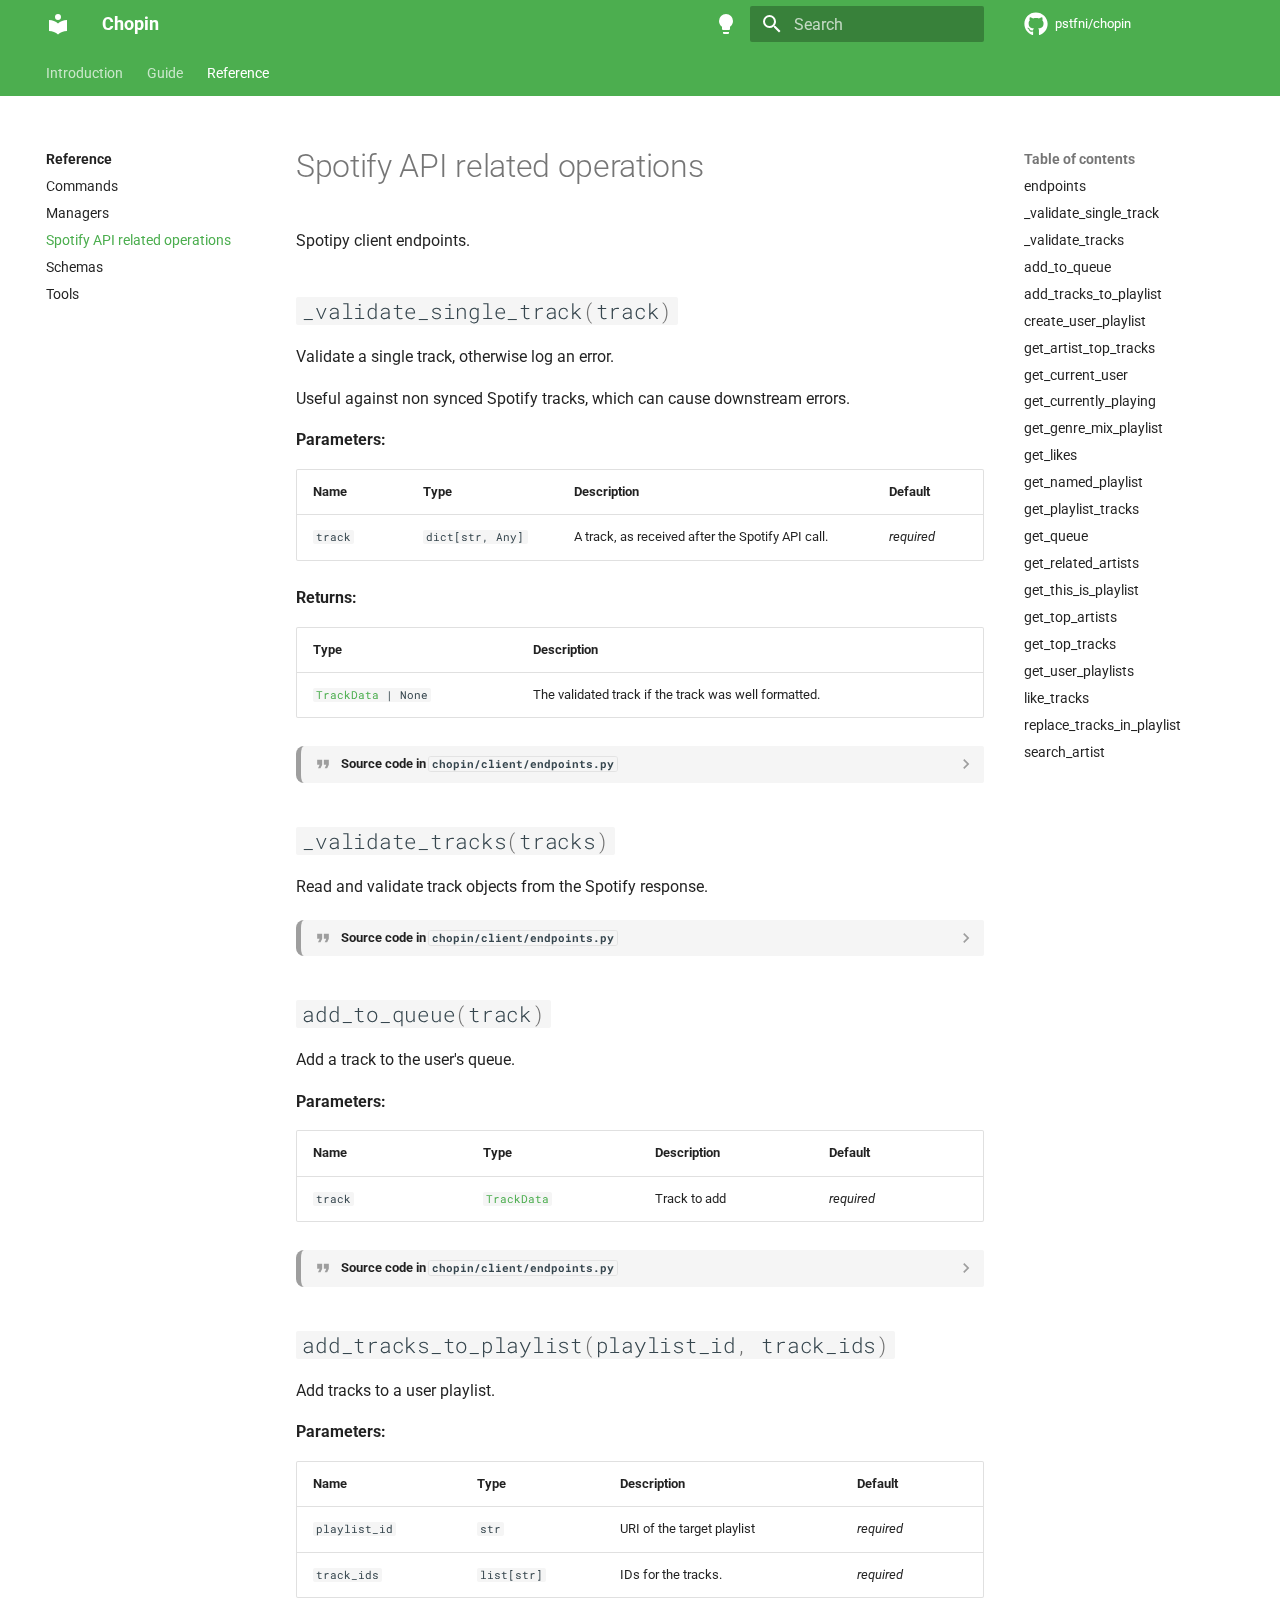
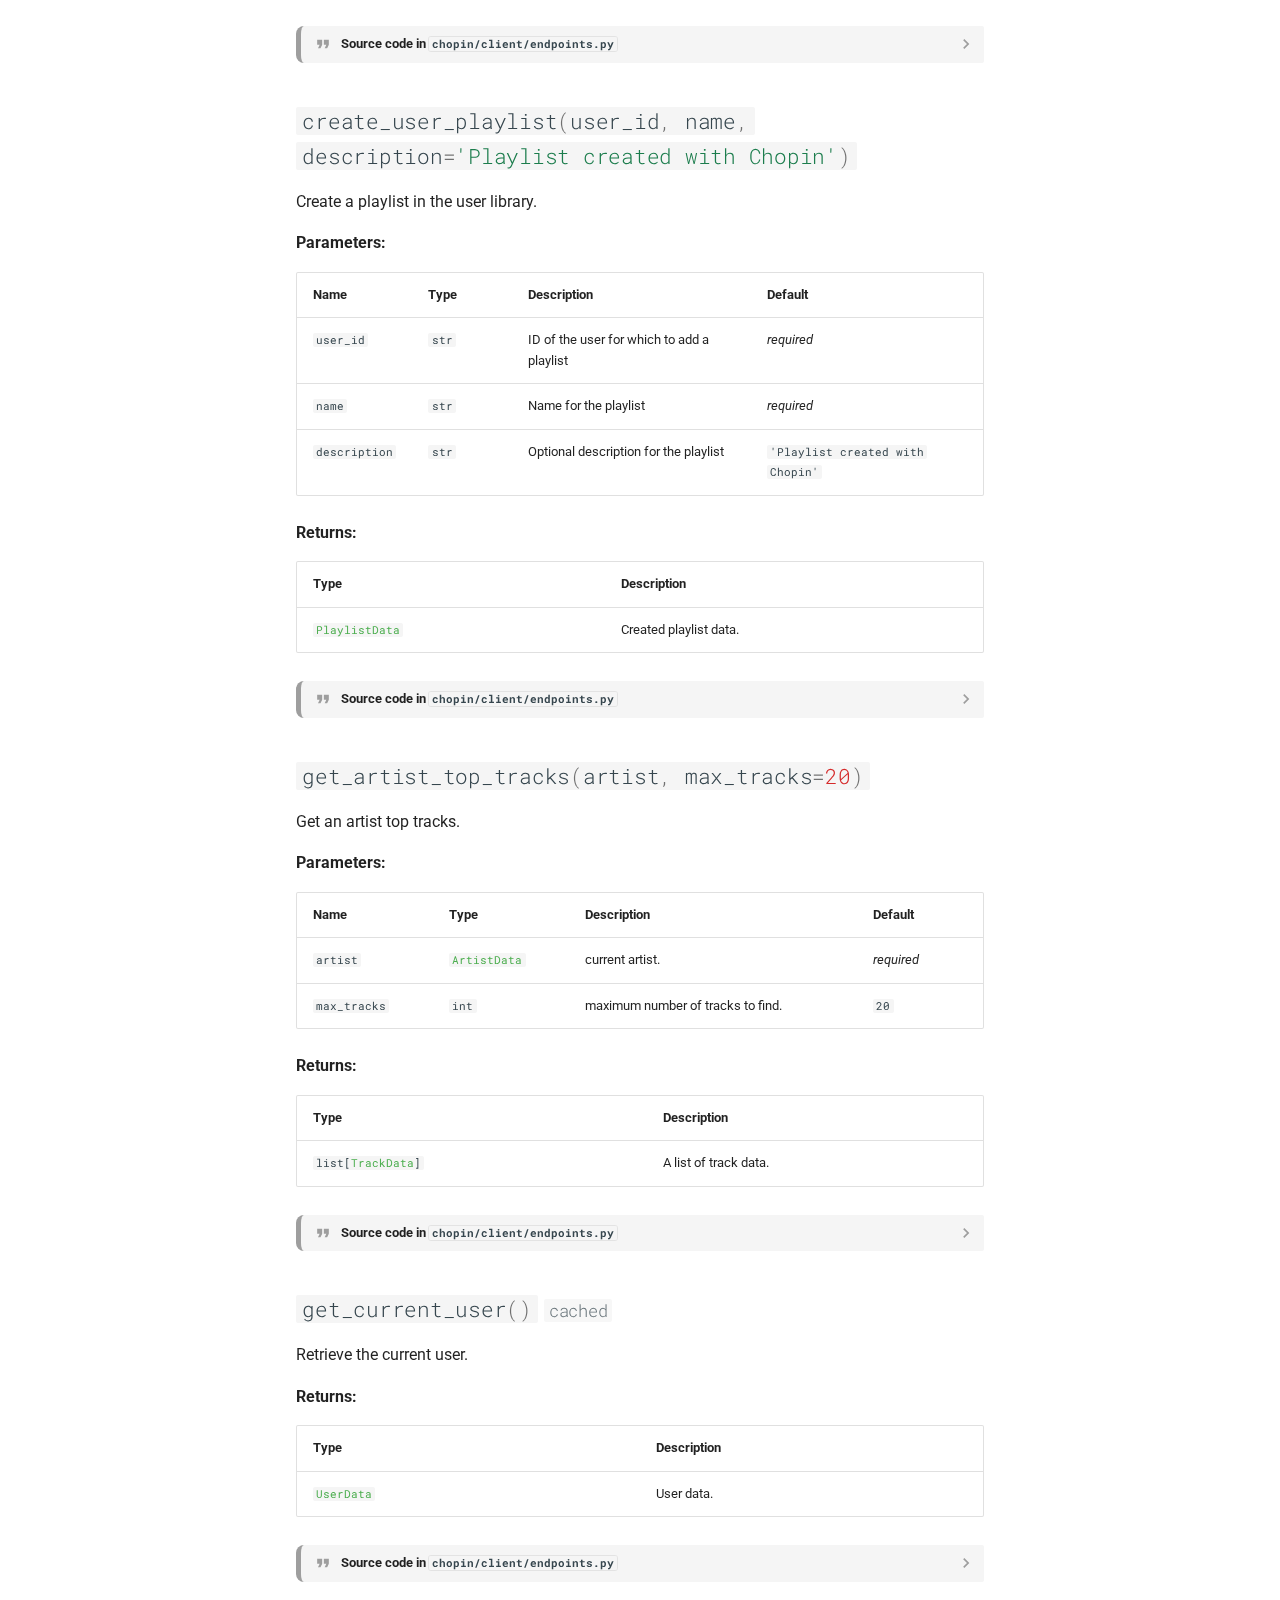
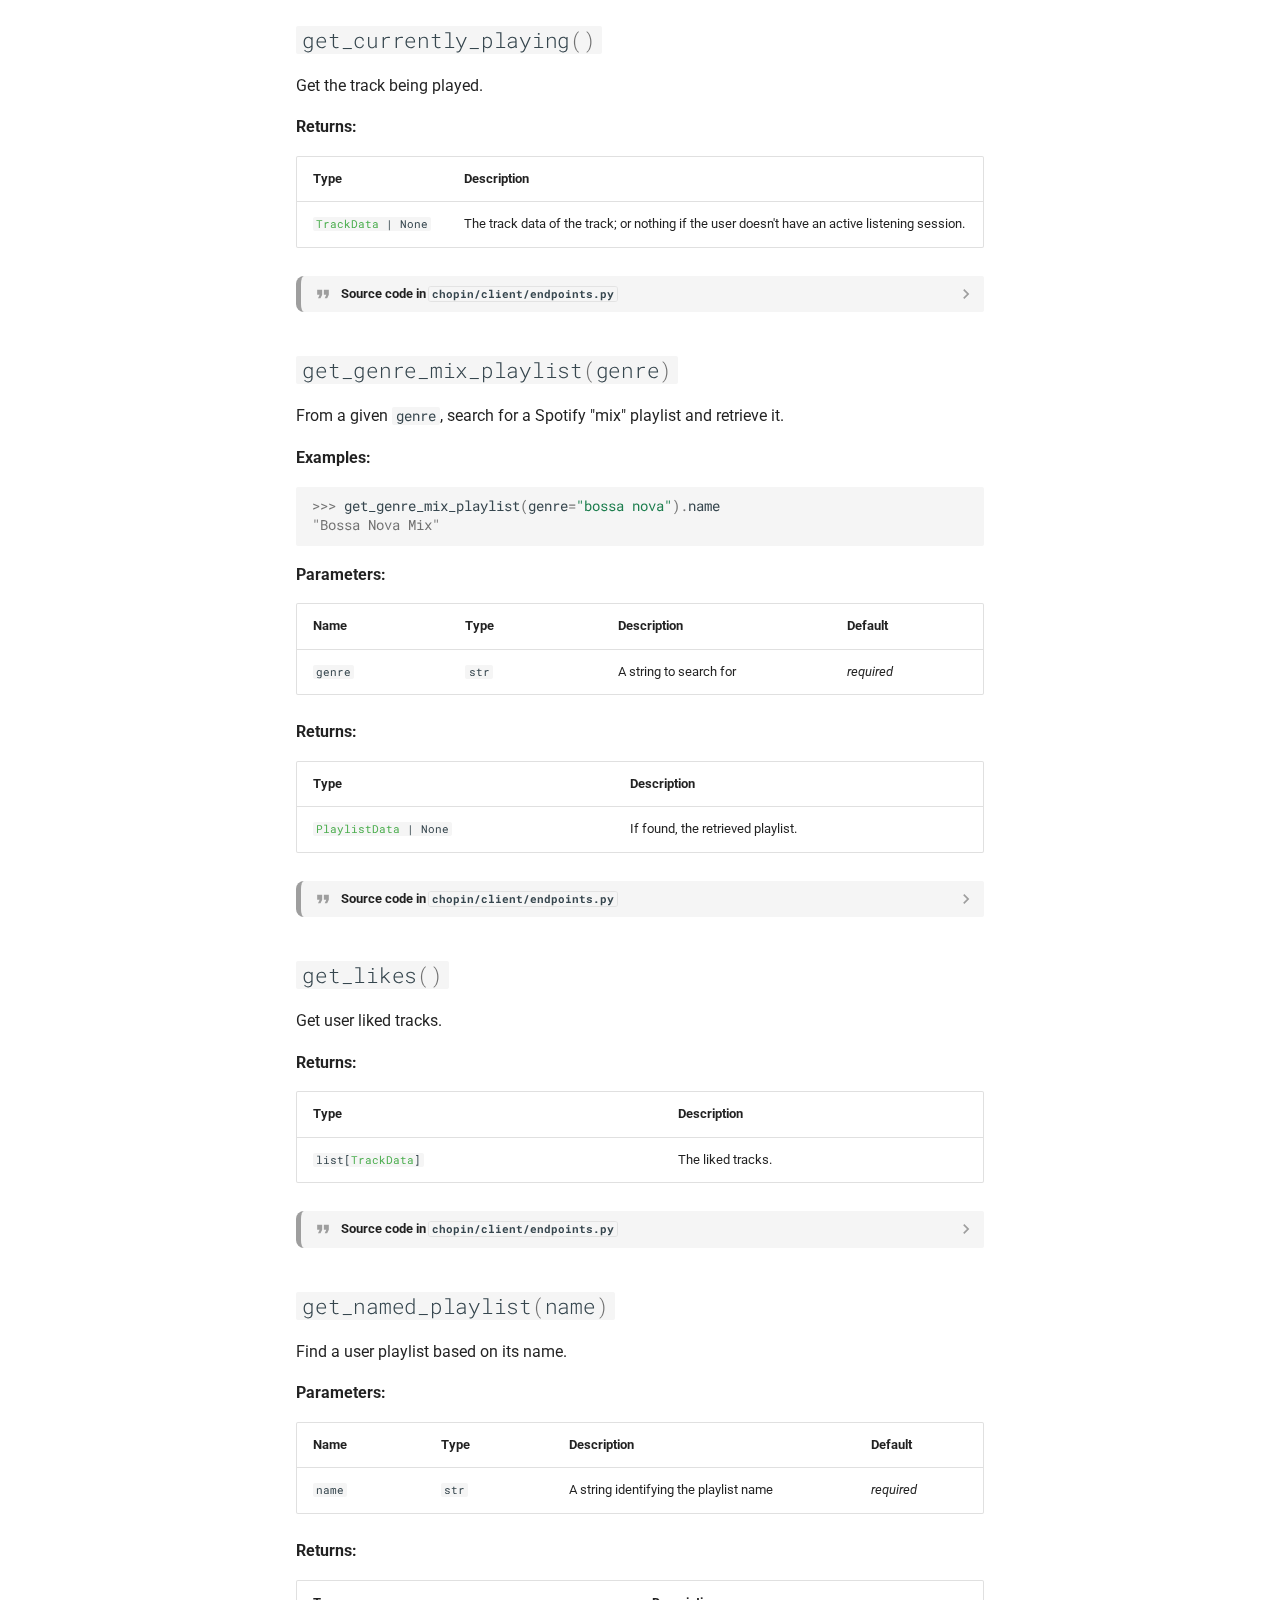
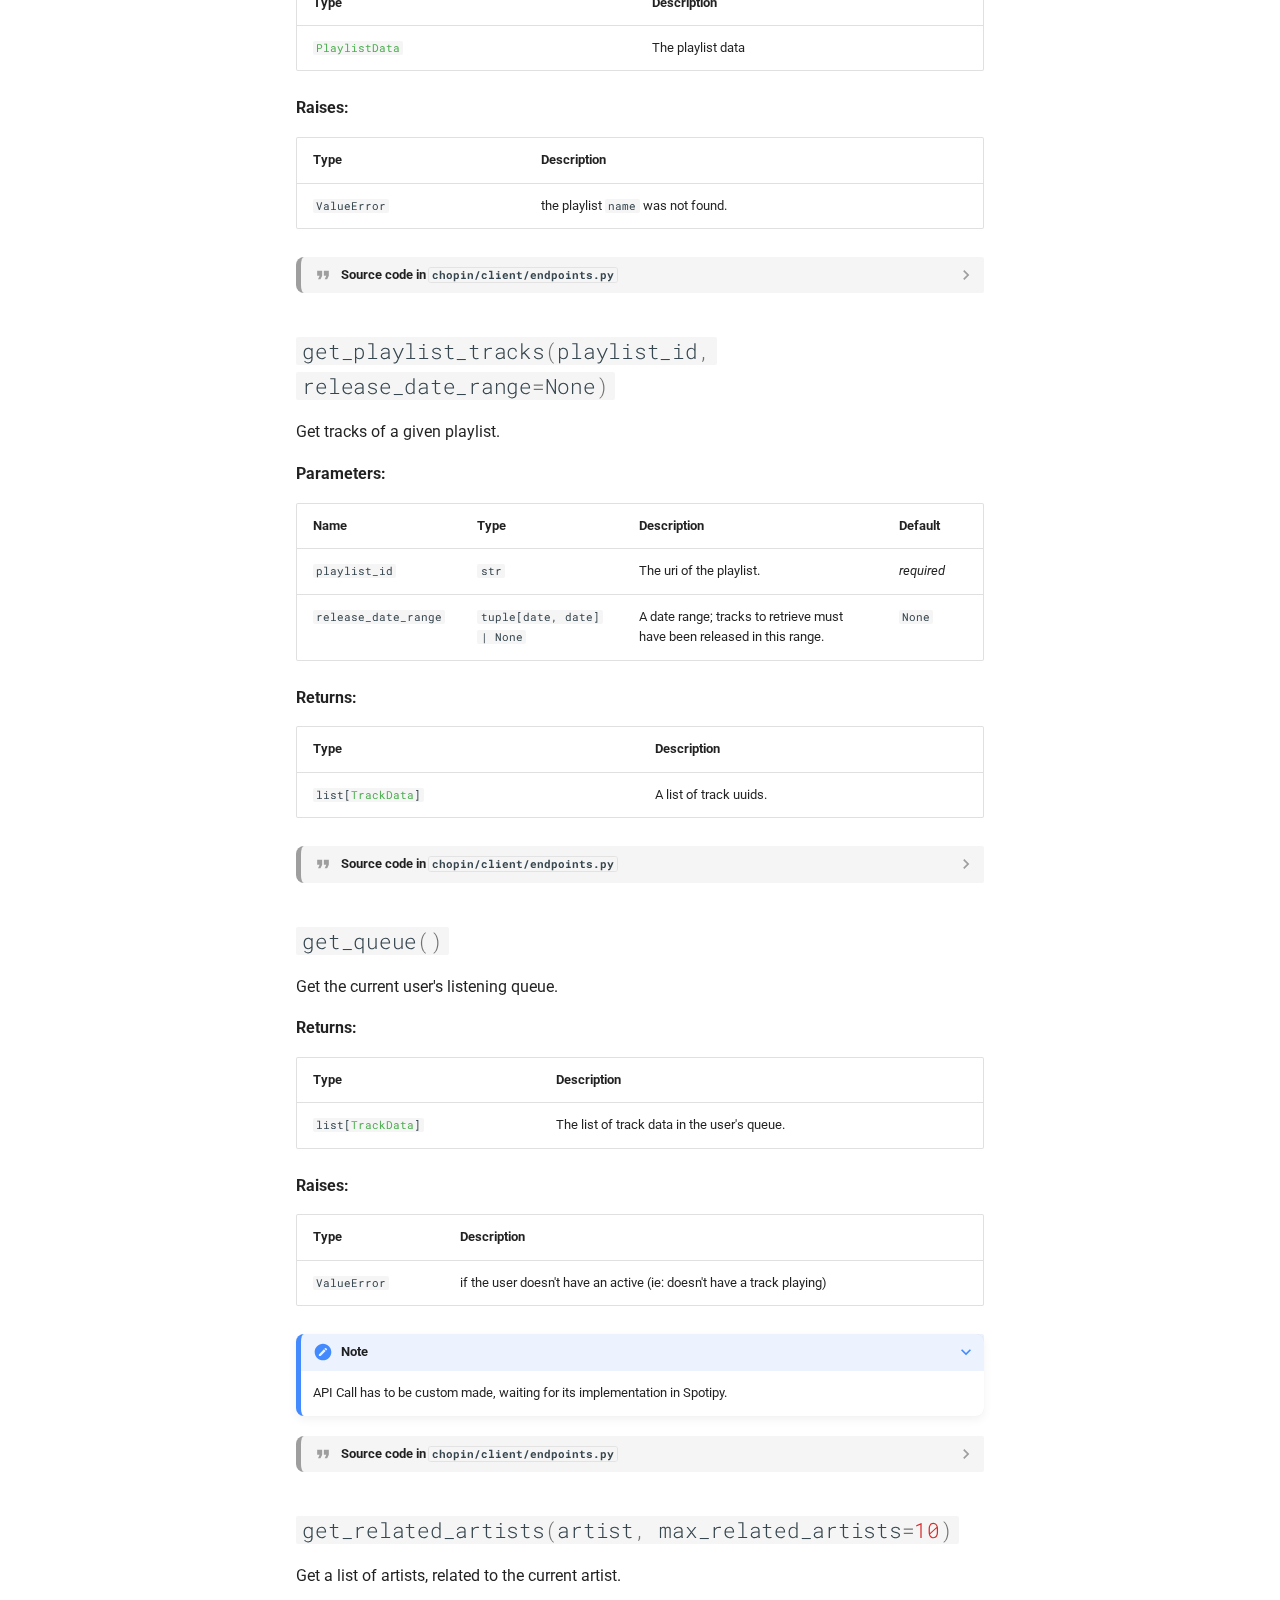
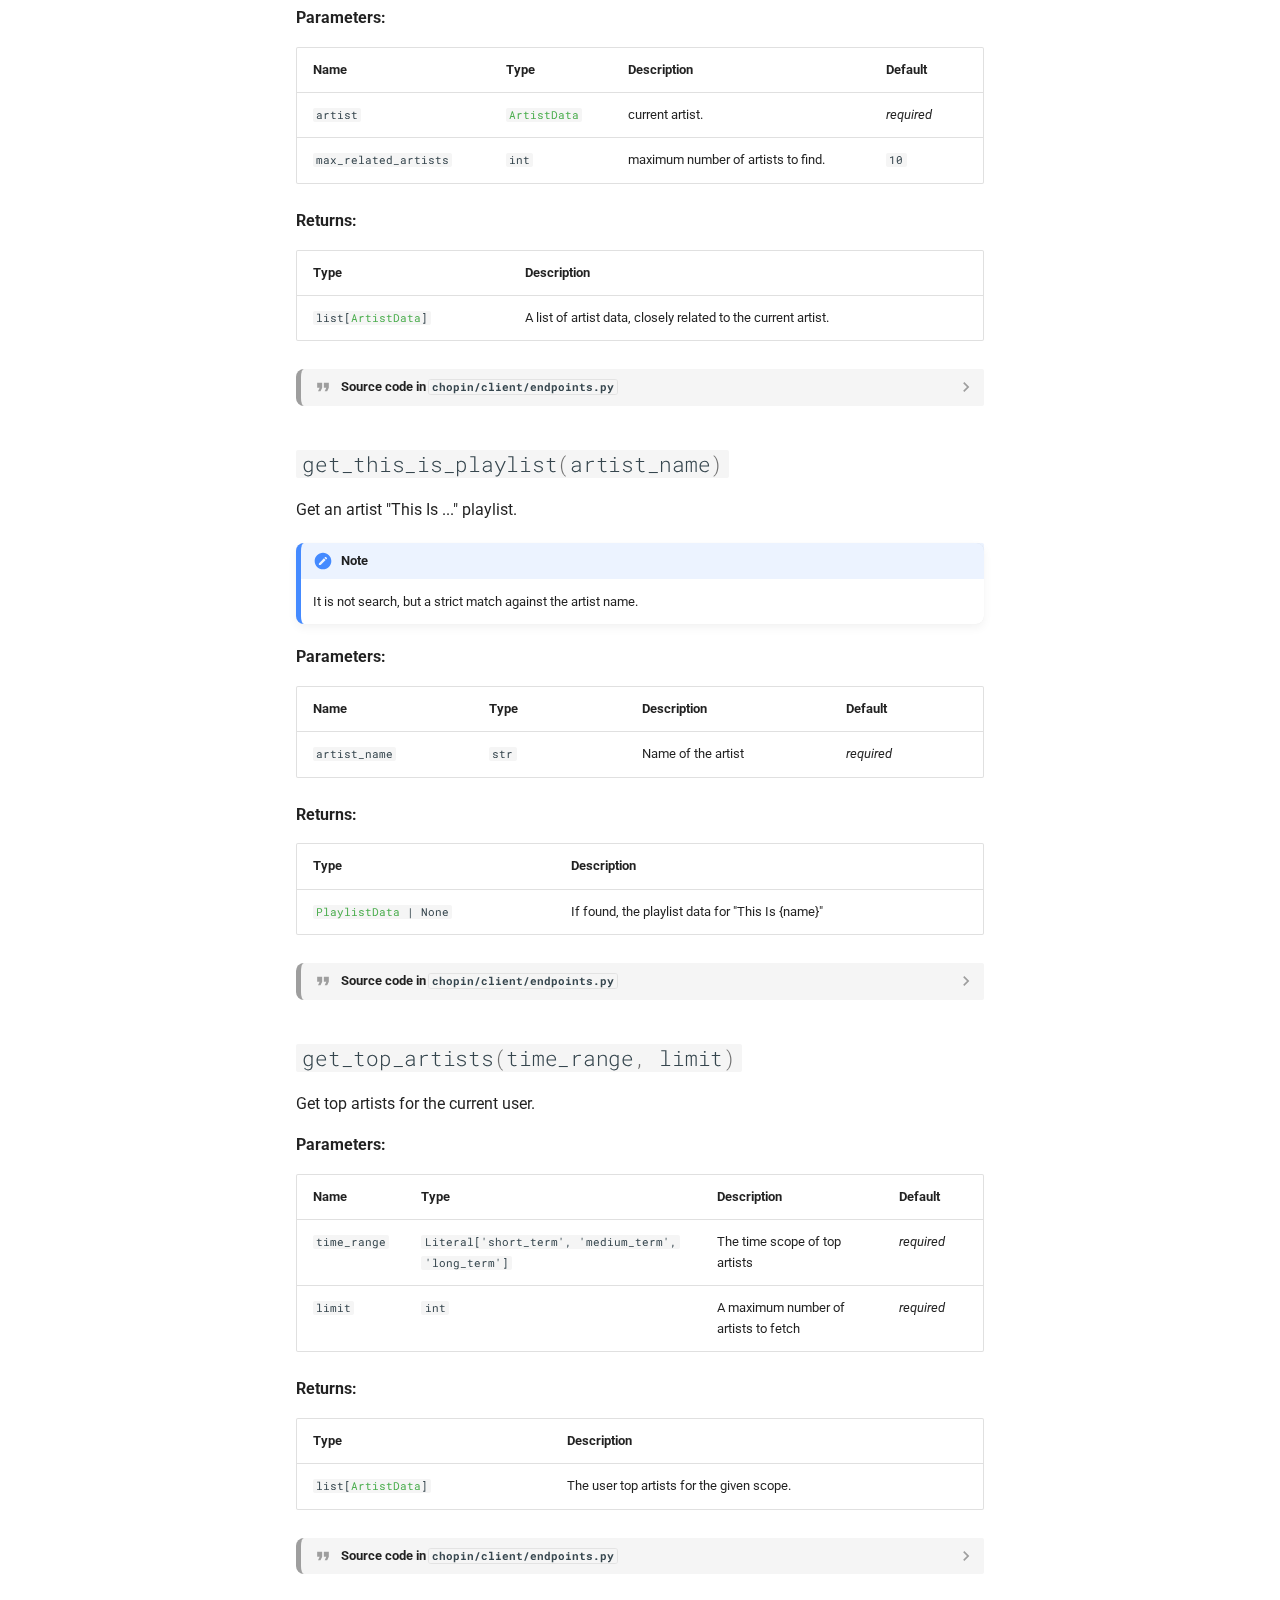
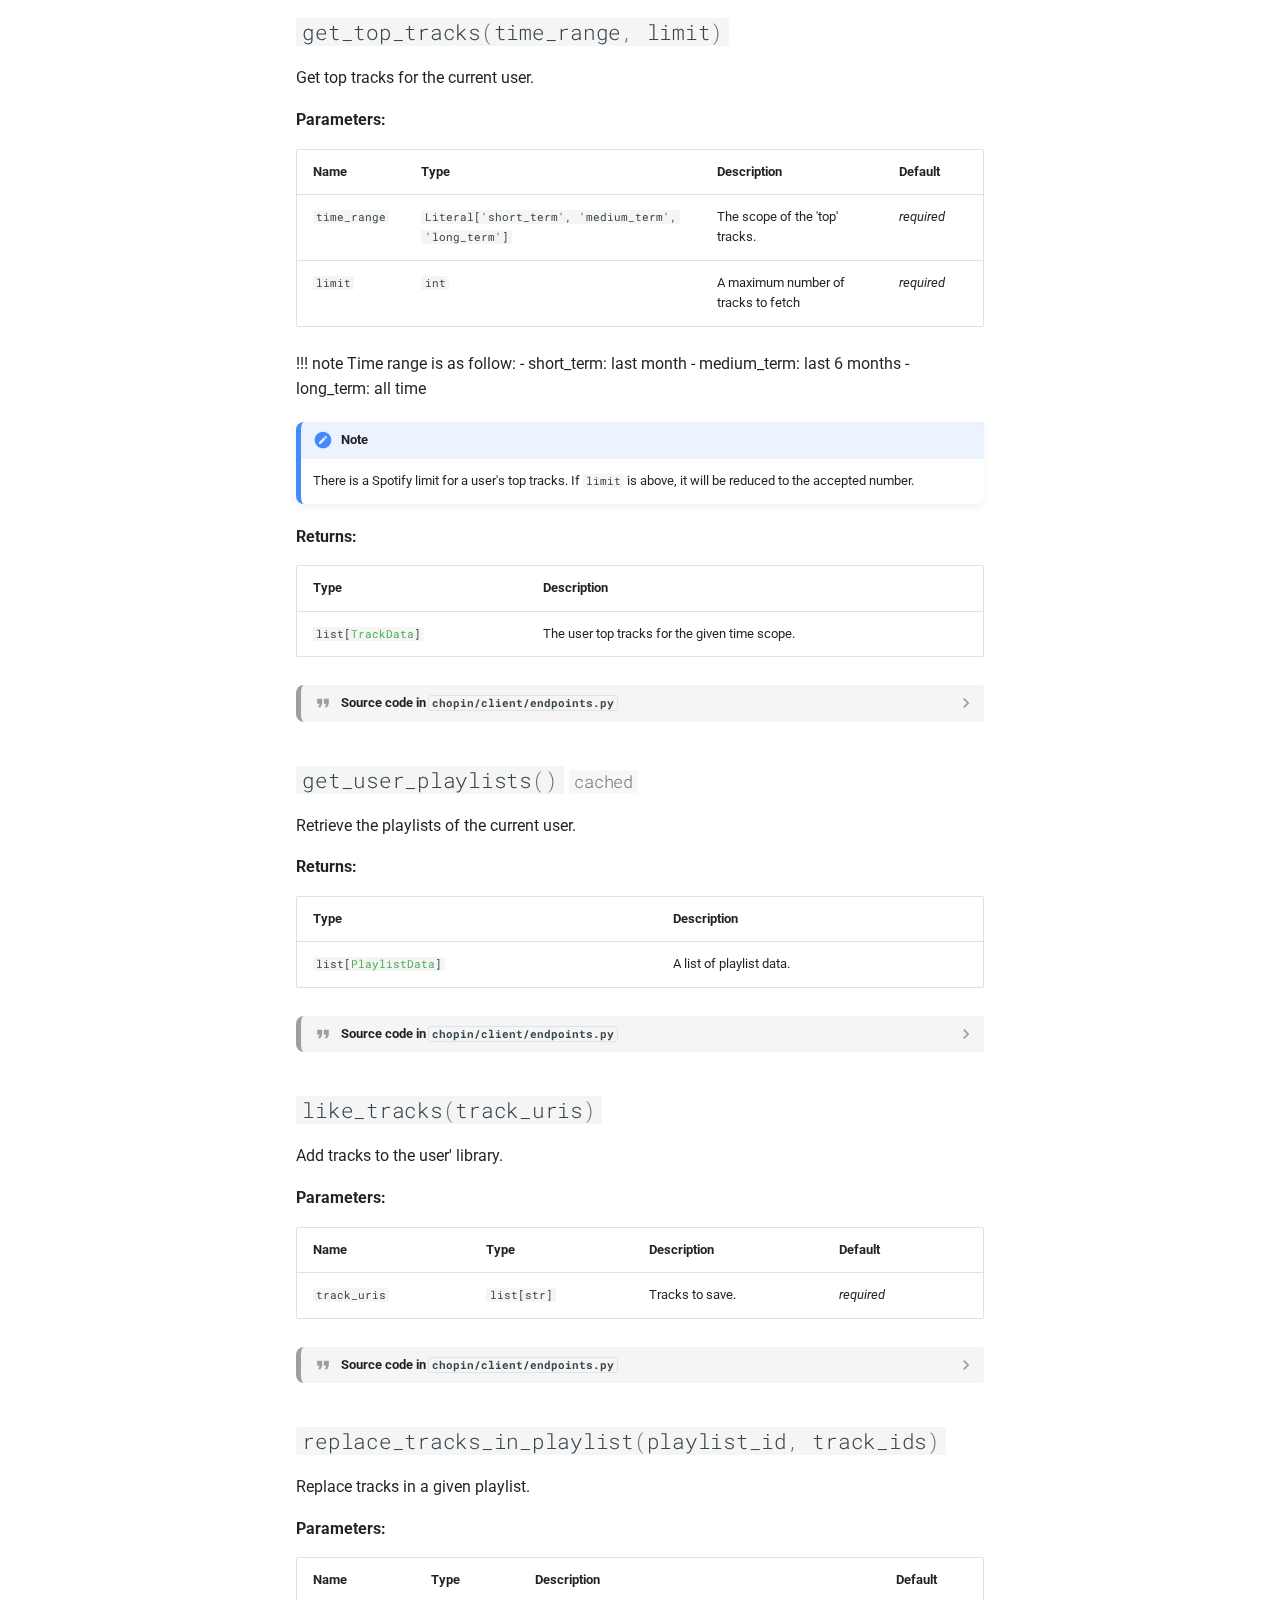
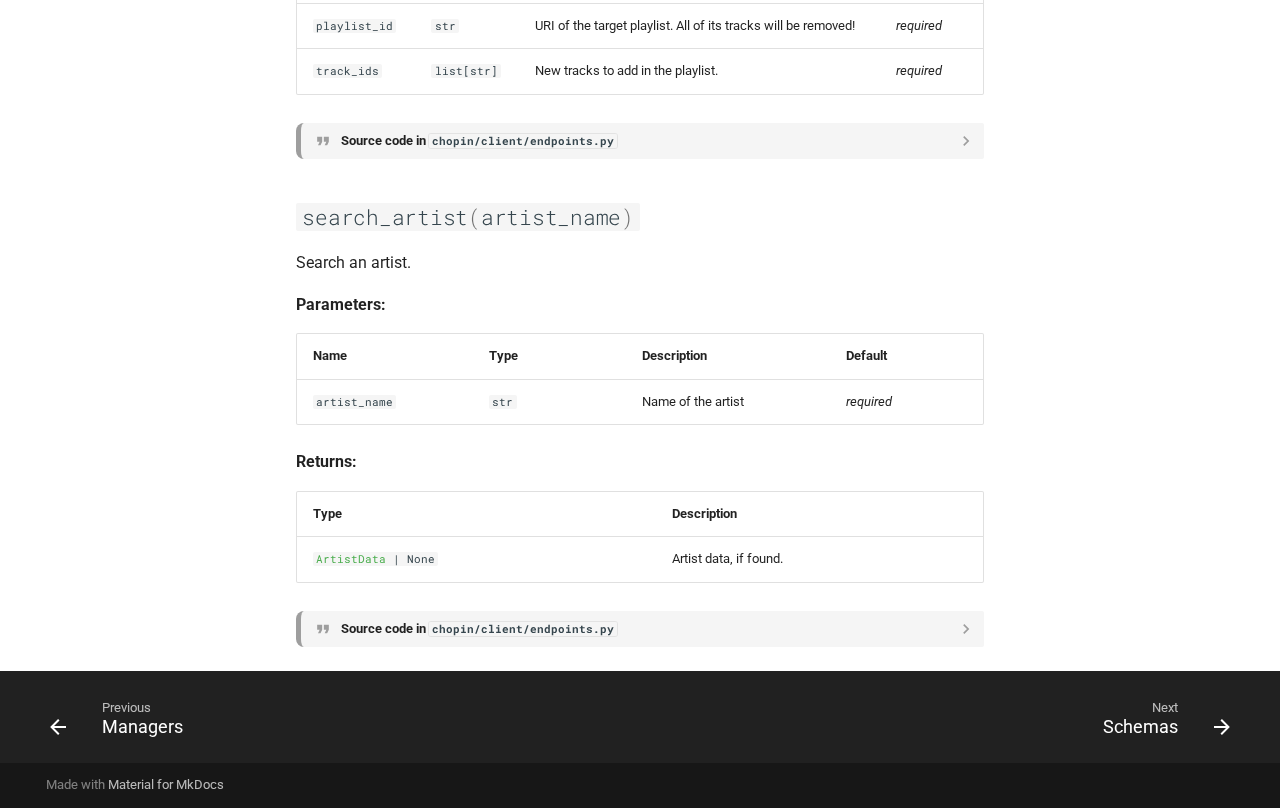
<file: reference/client/index.html>
<!doctype html>
<html lang="en" class="no-js">
  <head>
    
      <meta charset="utf-8">
      <meta name="viewport" content="width=device-width,initial-scale=1">
      
      
      
      
        <link rel="prev" href="../managers/">
      
      
        <link rel="next" href="../schemas/">
      
      
      <link rel="icon" href="../../assets/images/favicon.png">
      <meta name="generator" content="mkdocs-1.6.1, mkdocs-material-9.6.4">
    
    
      
        <title>Spotify API related operations - Chopin</title>
      
    
    
      <link rel="stylesheet" href="../../assets/stylesheets/main.8608ea7d.min.css">
      
        
        <link rel="stylesheet" href="../../assets/stylesheets/palette.06af60db.min.css">
      
      
  
  
    
    
  
  
  <style>:root{--md-admonition-icon--tip:url('data:image/svg+xml;charset=utf-8,<svg xmlns="http://www.w3.org/2000/svg" viewBox="0 0 24 24"><path d="M17 9v3h-3v2h3v3h2v-3h3v-2h-3V9zM9 3v10.55c-.59-.34-1.27-.55-2-.55-2.21 0-4 1.79-4 4s1.79 4 4 4 4-1.79 4-4V7h4V3z"/></svg>');}</style>



    
    
      
    
    
      
        
        
        <link rel="preconnect" href="https://fonts.gstatic.com" crossorigin>
        <link rel="stylesheet" href="https://fonts.googleapis.com/css?family=Roboto:300,300i,400,400i,700,700i%7CRoboto+Mono:400,400i,700,700i&display=fallback">
        <style>:root{--md-text-font:"Roboto";--md-code-font:"Roboto Mono"}</style>
      
    
    
      <link rel="stylesheet" href="../../assets/_mkdocstrings.css">
    
      <link rel="stylesheet" href="../../assets/stylesheets/custom.css">
    
      <link rel="stylesheet" href="../../assets/stylesheets/termynal.css">
    
    <script>__md_scope=new URL("../..",location),__md_hash=e=>[...e].reduce(((e,_)=>(e<<5)-e+_.charCodeAt(0)),0),__md_get=(e,_=localStorage,t=__md_scope)=>JSON.parse(_.getItem(t.pathname+"."+e)),__md_set=(e,_,t=localStorage,a=__md_scope)=>{try{t.setItem(a.pathname+"."+e,JSON.stringify(_))}catch(e){}}</script>
    
      

    
    
    
  </head>
  
  
    
    
      
    
    
    
    
    <body dir="ltr" data-md-color-scheme="default" data-md-color-primary="green" data-md-color-accent="green">
  
    
    <input class="md-toggle" data-md-toggle="drawer" type="checkbox" id="__drawer" autocomplete="off">
    <input class="md-toggle" data-md-toggle="search" type="checkbox" id="__search" autocomplete="off">
    <label class="md-overlay" for="__drawer"></label>
    <div data-md-component="skip">
      
        
        <a href="#spotify-api-related-operations" class="md-skip">
          Skip to content
        </a>
      
    </div>
    <div data-md-component="announce">
      
    </div>
    
    
      

<header class="md-header" data-md-component="header">
  <nav class="md-header__inner md-grid" aria-label="Header">
    <a href="../.." title="Chopin" class="md-header__button md-logo" aria-label="Chopin" data-md-component="logo">
      
  
  <svg xmlns="http://www.w3.org/2000/svg" viewBox="0 0 24 24"><path d="M12 8a3 3 0 0 0 3-3 3 3 0 0 0-3-3 3 3 0 0 0-3 3 3 3 0 0 0 3 3m0 3.54C9.64 9.35 6.5 8 3 8v11c3.5 0 6.64 1.35 9 3.54 2.36-2.19 5.5-3.54 9-3.54V8c-3.5 0-6.64 1.35-9 3.54"/></svg>

    </a>
    <label class="md-header__button md-icon" for="__drawer">
      
      <svg xmlns="http://www.w3.org/2000/svg" viewBox="0 0 24 24"><path d="M3 6h18v2H3zm0 5h18v2H3zm0 5h18v2H3z"/></svg>
    </label>
    <div class="md-header__title" data-md-component="header-title">
      <div class="md-header__ellipsis">
        <div class="md-header__topic">
          <span class="md-ellipsis">
            Chopin
          </span>
        </div>
        <div class="md-header__topic" data-md-component="header-topic">
          <span class="md-ellipsis">
            
              Spotify API related operations
            
          </span>
        </div>
      </div>
    </div>
    
      
        <form class="md-header__option" data-md-component="palette">
  
    
    
    
    <input class="md-option" data-md-color-media="" data-md-color-scheme="default" data-md-color-primary="green" data-md-color-accent="green"  aria-label="Switch to dark mode"  type="radio" name="__palette" id="__palette_0">
    
      <label class="md-header__button md-icon" title="Switch to dark mode" for="__palette_1" hidden>
        <svg xmlns="http://www.w3.org/2000/svg" viewBox="0 0 24 24"><path d="M12 2a7 7 0 0 0-7 7c0 2.38 1.19 4.47 3 5.74V17a1 1 0 0 0 1 1h6a1 1 0 0 0 1-1v-2.26c1.81-1.27 3-3.36 3-5.74a7 7 0 0 0-7-7M9 21a1 1 0 0 0 1 1h4a1 1 0 0 0 1-1v-1H9z"/></svg>
      </label>
    
  
    
    
    
    <input class="md-option" data-md-color-media="" data-md-color-scheme="slate" data-md-color-primary="green" data-md-color-accent="green"  aria-label="Switch to light mode"  type="radio" name="__palette" id="__palette_1">
    
      <label class="md-header__button md-icon" title="Switch to light mode" for="__palette_0" hidden>
        <svg xmlns="http://www.w3.org/2000/svg" viewBox="0 0 24 24"><path d="M12 2a7 7 0 0 1 7 7c0 2.38-1.19 4.47-3 5.74V17a1 1 0 0 1-1 1H9a1 1 0 0 1-1-1v-2.26C6.19 13.47 5 11.38 5 9a7 7 0 0 1 7-7M9 21v-1h6v1a1 1 0 0 1-1 1h-4a1 1 0 0 1-1-1m3-17a5 5 0 0 0-5 5c0 2.05 1.23 3.81 3 4.58V16h4v-2.42c1.77-.77 3-2.53 3-4.58a5 5 0 0 0-5-5"/></svg>
      </label>
    
  
</form>
      
    
    
      <script>var palette=__md_get("__palette");if(palette&&palette.color){if("(prefers-color-scheme)"===palette.color.media){var media=matchMedia("(prefers-color-scheme: light)"),input=document.querySelector(media.matches?"[data-md-color-media='(prefers-color-scheme: light)']":"[data-md-color-media='(prefers-color-scheme: dark)']");palette.color.media=input.getAttribute("data-md-color-media"),palette.color.scheme=input.getAttribute("data-md-color-scheme"),palette.color.primary=input.getAttribute("data-md-color-primary"),palette.color.accent=input.getAttribute("data-md-color-accent")}for(var[key,value]of Object.entries(palette.color))document.body.setAttribute("data-md-color-"+key,value)}</script>
    
    
    
      <label class="md-header__button md-icon" for="__search">
        
        <svg xmlns="http://www.w3.org/2000/svg" viewBox="0 0 24 24"><path d="M9.5 3A6.5 6.5 0 0 1 16 9.5c0 1.61-.59 3.09-1.56 4.23l.27.27h.79l5 5-1.5 1.5-5-5v-.79l-.27-.27A6.52 6.52 0 0 1 9.5 16 6.5 6.5 0 0 1 3 9.5 6.5 6.5 0 0 1 9.5 3m0 2C7 5 5 7 5 9.5S7 14 9.5 14 14 12 14 9.5 12 5 9.5 5"/></svg>
      </label>
      <div class="md-search" data-md-component="search" role="dialog">
  <label class="md-search__overlay" for="__search"></label>
  <div class="md-search__inner" role="search">
    <form class="md-search__form" name="search">
      <input type="text" class="md-search__input" name="query" aria-label="Search" placeholder="Search" autocapitalize="off" autocorrect="off" autocomplete="off" spellcheck="false" data-md-component="search-query" required>
      <label class="md-search__icon md-icon" for="__search">
        
        <svg xmlns="http://www.w3.org/2000/svg" viewBox="0 0 24 24"><path d="M9.5 3A6.5 6.5 0 0 1 16 9.5c0 1.61-.59 3.09-1.56 4.23l.27.27h.79l5 5-1.5 1.5-5-5v-.79l-.27-.27A6.52 6.52 0 0 1 9.5 16 6.5 6.5 0 0 1 3 9.5 6.5 6.5 0 0 1 9.5 3m0 2C7 5 5 7 5 9.5S7 14 9.5 14 14 12 14 9.5 12 5 9.5 5"/></svg>
        
        <svg xmlns="http://www.w3.org/2000/svg" viewBox="0 0 24 24"><path d="M20 11v2H8l5.5 5.5-1.42 1.42L4.16 12l7.92-7.92L13.5 5.5 8 11z"/></svg>
      </label>
      <nav class="md-search__options" aria-label="Search">
        
        <button type="reset" class="md-search__icon md-icon" title="Clear" aria-label="Clear" tabindex="-1">
          
          <svg xmlns="http://www.w3.org/2000/svg" viewBox="0 0 24 24"><path d="M19 6.41 17.59 5 12 10.59 6.41 5 5 6.41 10.59 12 5 17.59 6.41 19 12 13.41 17.59 19 19 17.59 13.41 12z"/></svg>
        </button>
      </nav>
      
    </form>
    <div class="md-search__output">
      <div class="md-search__scrollwrap" tabindex="0" data-md-scrollfix>
        <div class="md-search-result" data-md-component="search-result">
          <div class="md-search-result__meta">
            Initializing search
          </div>
          <ol class="md-search-result__list" role="presentation"></ol>
        </div>
      </div>
    </div>
  </div>
</div>
    
    
      <div class="md-header__source">
        <a href="https://github.com/pstfni/chopin" title="Go to repository" class="md-source" data-md-component="source">
  <div class="md-source__icon md-icon">
    
    <svg xmlns="http://www.w3.org/2000/svg" viewBox="0 0 496 512"><!--! Font Awesome Free 6.7.2 by @fontawesome - https://fontawesome.com License - https://fontawesome.com/license/free (Icons: CC BY 4.0, Fonts: SIL OFL 1.1, Code: MIT License) Copyright 2024 Fonticons, Inc.--><path d="M165.9 397.4c0 2-2.3 3.6-5.2 3.6-3.3.3-5.6-1.3-5.6-3.6 0-2 2.3-3.6 5.2-3.6 3-.3 5.6 1.3 5.6 3.6m-31.1-4.5c-.7 2 1.3 4.3 4.3 4.9 2.6 1 5.6 0 6.2-2s-1.3-4.3-4.3-5.2c-2.6-.7-5.5.3-6.2 2.3m44.2-1.7c-2.9.7-4.9 2.6-4.6 4.9.3 2 2.9 3.3 5.9 2.6 2.9-.7 4.9-2.6 4.6-4.6-.3-1.9-3-3.2-5.9-2.9M244.8 8C106.1 8 0 113.3 0 252c0 110.9 69.8 205.8 169.5 239.2 12.8 2.3 17.3-5.6 17.3-12.1 0-6.2-.3-40.4-.3-61.4 0 0-70 15-84.7-29.8 0 0-11.4-29.1-27.8-36.6 0 0-22.9-15.7 1.6-15.4 0 0 24.9 2 38.6 25.8 21.9 38.6 58.6 27.5 72.9 20.9 2.3-16 8.8-27.1 16-33.7-55.9-6.2-112.3-14.3-112.3-110.5 0-27.5 7.6-41.3 23.6-58.9-2.6-6.5-11.1-33.3 2.6-67.9 20.9-6.5 69 27 69 27 20-5.6 41.5-8.5 62.8-8.5s42.8 2.9 62.8 8.5c0 0 48.1-33.6 69-27 13.7 34.7 5.2 61.4 2.6 67.9 16 17.7 25.8 31.5 25.8 58.9 0 96.5-58.9 104.2-114.8 110.5 9.2 7.9 17 22.9 17 46.4 0 33.7-.3 75.4-.3 83.6 0 6.5 4.6 14.4 17.3 12.1C428.2 457.8 496 362.9 496 252 496 113.3 383.5 8 244.8 8M97.2 352.9c-1.3 1-1 3.3.7 5.2 1.6 1.6 3.9 2.3 5.2 1 1.3-1 1-3.3-.7-5.2-1.6-1.6-3.9-2.3-5.2-1m-10.8-8.1c-.7 1.3.3 2.9 2.3 3.9 1.6 1 3.6.7 4.3-.7.7-1.3-.3-2.9-2.3-3.9-2-.6-3.6-.3-4.3.7m32.4 35.6c-1.6 1.3-1 4.3 1.3 6.2 2.3 2.3 5.2 2.6 6.5 1 1.3-1.3.7-4.3-1.3-6.2-2.2-2.3-5.2-2.6-6.5-1m-11.4-14.7c-1.6 1-1.6 3.6 0 5.9s4.3 3.3 5.6 2.3c1.6-1.3 1.6-3.9 0-6.2-1.4-2.3-4-3.3-5.6-2"/></svg>
  </div>
  <div class="md-source__repository">
    pstfni/chopin
  </div>
</a>
      </div>
    
  </nav>
  
</header>
    
    <div class="md-container" data-md-component="container">
      
      
        
          
            
<nav class="md-tabs" aria-label="Tabs" data-md-component="tabs">
  <div class="md-grid">
    <ul class="md-tabs__list">
      
        
  
  
  
    
    
      <li class="md-tabs__item">
        <a href="../.." class="md-tabs__link">
          
  
    
  
  Introduction

        </a>
      </li>
    
  

      
        
  
  
  
    
    
      
  
  
  
    
    
      <li class="md-tabs__item">
        <a href="../../guide/compose/" class="md-tabs__link">
          
  
    
  
  Guide

        </a>
      </li>
    
  

    
  

      
        
  
  
    
  
  
    
    
      <li class="md-tabs__item md-tabs__item--active">
        <a href="../" class="md-tabs__link">
          
  
    
  
  Reference

        </a>
      </li>
    
  

      
    </ul>
  </div>
</nav>
          
        
      
      <main class="md-main" data-md-component="main">
        <div class="md-main__inner md-grid">
          
            
              
              <div class="md-sidebar md-sidebar--primary" data-md-component="sidebar" data-md-type="navigation" >
                <div class="md-sidebar__scrollwrap">
                  <div class="md-sidebar__inner">
                    


  


<nav class="md-nav md-nav--primary md-nav--lifted" aria-label="Navigation" data-md-level="0">
  <label class="md-nav__title" for="__drawer">
    <a href="../.." title="Chopin" class="md-nav__button md-logo" aria-label="Chopin" data-md-component="logo">
      
  
  <svg xmlns="http://www.w3.org/2000/svg" viewBox="0 0 24 24"><path d="M12 8a3 3 0 0 0 3-3 3 3 0 0 0-3-3 3 3 0 0 0-3 3 3 3 0 0 0 3 3m0 3.54C9.64 9.35 6.5 8 3 8v11c3.5 0 6.64 1.35 9 3.54 2.36-2.19 5.5-3.54 9-3.54V8c-3.5 0-6.64 1.35-9 3.54"/></svg>

    </a>
    Chopin
  </label>
  
    <div class="md-nav__source">
      <a href="https://github.com/pstfni/chopin" title="Go to repository" class="md-source" data-md-component="source">
  <div class="md-source__icon md-icon">
    
    <svg xmlns="http://www.w3.org/2000/svg" viewBox="0 0 496 512"><!--! Font Awesome Free 6.7.2 by @fontawesome - https://fontawesome.com License - https://fontawesome.com/license/free (Icons: CC BY 4.0, Fonts: SIL OFL 1.1, Code: MIT License) Copyright 2024 Fonticons, Inc.--><path d="M165.9 397.4c0 2-2.3 3.6-5.2 3.6-3.3.3-5.6-1.3-5.6-3.6 0-2 2.3-3.6 5.2-3.6 3-.3 5.6 1.3 5.6 3.6m-31.1-4.5c-.7 2 1.3 4.3 4.3 4.9 2.6 1 5.6 0 6.2-2s-1.3-4.3-4.3-5.2c-2.6-.7-5.5.3-6.2 2.3m44.2-1.7c-2.9.7-4.9 2.6-4.6 4.9.3 2 2.9 3.3 5.9 2.6 2.9-.7 4.9-2.6 4.6-4.6-.3-1.9-3-3.2-5.9-2.9M244.8 8C106.1 8 0 113.3 0 252c0 110.9 69.8 205.8 169.5 239.2 12.8 2.3 17.3-5.6 17.3-12.1 0-6.2-.3-40.4-.3-61.4 0 0-70 15-84.7-29.8 0 0-11.4-29.1-27.8-36.6 0 0-22.9-15.7 1.6-15.4 0 0 24.9 2 38.6 25.8 21.9 38.6 58.6 27.5 72.9 20.9 2.3-16 8.8-27.1 16-33.7-55.9-6.2-112.3-14.3-112.3-110.5 0-27.5 7.6-41.3 23.6-58.9-2.6-6.5-11.1-33.3 2.6-67.9 20.9-6.5 69 27 69 27 20-5.6 41.5-8.5 62.8-8.5s42.8 2.9 62.8 8.5c0 0 48.1-33.6 69-27 13.7 34.7 5.2 61.4 2.6 67.9 16 17.7 25.8 31.5 25.8 58.9 0 96.5-58.9 104.2-114.8 110.5 9.2 7.9 17 22.9 17 46.4 0 33.7-.3 75.4-.3 83.6 0 6.5 4.6 14.4 17.3 12.1C428.2 457.8 496 362.9 496 252 496 113.3 383.5 8 244.8 8M97.2 352.9c-1.3 1-1 3.3.7 5.2 1.6 1.6 3.9 2.3 5.2 1 1.3-1 1-3.3-.7-5.2-1.6-1.6-3.9-2.3-5.2-1m-10.8-8.1c-.7 1.3.3 2.9 2.3 3.9 1.6 1 3.6.7 4.3-.7.7-1.3-.3-2.9-2.3-3.9-2-.6-3.6-.3-4.3.7m32.4 35.6c-1.6 1.3-1 4.3 1.3 6.2 2.3 2.3 5.2 2.6 6.5 1 1.3-1.3.7-4.3-1.3-6.2-2.2-2.3-5.2-2.6-6.5-1m-11.4-14.7c-1.6 1-1.6 3.6 0 5.9s4.3 3.3 5.6 2.3c1.6-1.3 1.6-3.9 0-6.2-1.4-2.3-4-3.3-5.6-2"/></svg>
  </div>
  <div class="md-source__repository">
    pstfni/chopin
  </div>
</a>
    </div>
  
  <ul class="md-nav__list" data-md-scrollfix>
    
      
      
  
  
  
  
    
    
      
        
          
        
      
        
      
    
    
      
      
    
    
    <li class="md-nav__item md-nav__item--nested">
      
        
        
        <input class="md-nav__toggle md-toggle " type="checkbox" id="__nav_1" >
        
          
          
          <div class="md-nav__link md-nav__container">
            <a href="../.." class="md-nav__link ">
              
  
  <span class="md-ellipsis">
    Introduction
    
  </span>
  

            </a>
            
              
              <label class="md-nav__link " for="__nav_1" id="__nav_1_label" tabindex="0">
                <span class="md-nav__icon md-icon"></span>
              </label>
            
          </div>
        
        <nav class="md-nav" data-md-level="1" aria-labelledby="__nav_1_label" aria-expanded="false">
          <label class="md-nav__title" for="__nav_1">
            <span class="md-nav__icon md-icon"></span>
            Introduction
          </label>
          <ul class="md-nav__list" data-md-scrollfix>
            
              
            
              
                
  
  
  
  
    <li class="md-nav__item">
      <a href="../../getting_started/" class="md-nav__link">
        
  
  <span class="md-ellipsis">
    Getting started
    
  </span>
  

      </a>
    </li>
  

              
            
          </ul>
        </nav>
      
    </li>
  

    
      
      
  
  
  
  
    
    
      
        
      
        
      
        
      
        
      
    
    
      
      
    
    
    <li class="md-nav__item md-nav__item--nested">
      
        
        
        <input class="md-nav__toggle md-toggle " type="checkbox" id="__nav_2" >
        
          
          <label class="md-nav__link" for="__nav_2" id="__nav_2_label" tabindex="0">
            
  
  <span class="md-ellipsis">
    Guide
    
  </span>
  

            <span class="md-nav__icon md-icon"></span>
          </label>
        
        <nav class="md-nav" data-md-level="1" aria-labelledby="__nav_2_label" aria-expanded="false">
          <label class="md-nav__title" for="__nav_2">
            <span class="md-nav__icon md-icon"></span>
            Guide
          </label>
          <ul class="md-nav__list" data-md-scrollfix>
            
              
                
  
  
  
  
    
    
      
        
      
        
      
    
    
      
      
    
    
    <li class="md-nav__item md-nav__item--nested">
      
        
        
        <input class="md-nav__toggle md-toggle " type="checkbox" id="__nav_2_1" >
        
          
          <label class="md-nav__link" for="__nav_2_1" id="__nav_2_1_label" tabindex="0">
            
  
  <span class="md-ellipsis">
    🤖 Compose a playlist
    
  </span>
  

            <span class="md-nav__icon md-icon"></span>
          </label>
        
        <nav class="md-nav" data-md-level="2" aria-labelledby="__nav_2_1_label" aria-expanded="false">
          <label class="md-nav__title" for="__nav_2_1">
            <span class="md-nav__icon md-icon"></span>
            🤖 Compose a playlist
          </label>
          <ul class="md-nav__list" data-md-scrollfix>
            
              
                
  
  
  
  
    <li class="md-nav__item">
      <a href="../../guide/compose/" class="md-nav__link">
        
  
  <span class="md-ellipsis">
    Compose
    
  </span>
  

      </a>
    </li>
  

              
            
              
                
  
  
  
  
    <li class="md-nav__item">
      <a href="../../guide/sources/" class="md-nav__link">
        
  
  <span class="md-ellipsis">
    Available sources for playlist composition
    
  </span>
  

      </a>
    </li>
  

              
            
          </ul>
        </nav>
      
    </li>
  

              
            
              
                
  
  
  
  
    <li class="md-nav__item">
      <a href="../../guide/queue/" class="md-nav__link">
        
  
  <span class="md-ellipsis">
    🔮 Queue
    
  </span>
  

      </a>
    </li>
  

              
            
              
                
  
  
  
  
    <li class="md-nav__item">
      <a href="../../guide/shuffle/" class="md-nav__link">
        
  
  <span class="md-ellipsis">
    🔀 Shuffle
    
  </span>
  

      </a>
    </li>
  

              
            
              
                
  
  
  
  
    <li class="md-nav__item">
      <a href="../../guide/backup_and_restore/" class="md-nav__link">
        
  
  <span class="md-ellipsis">
    🔃 Save and restore playlists
    
  </span>
  

      </a>
    </li>
  

              
            
          </ul>
        </nav>
      
    </li>
  

    
      
      
  
  
    
  
  
  
    
    
      
        
          
        
      
        
      
        
      
        
      
        
      
        
      
    
    
      
        
        
      
      
    
    
    <li class="md-nav__item md-nav__item--active md-nav__item--section md-nav__item--nested">
      
        
        
        <input class="md-nav__toggle md-toggle " type="checkbox" id="__nav_3" checked>
        
          
          
          <div class="md-nav__link md-nav__container">
            <a href="../" class="md-nav__link ">
              
  
  <span class="md-ellipsis">
    Reference
    
  </span>
  

            </a>
            
              
              <label class="md-nav__link " for="__nav_3" id="__nav_3_label" tabindex="">
                <span class="md-nav__icon md-icon"></span>
              </label>
            
          </div>
        
        <nav class="md-nav" data-md-level="1" aria-labelledby="__nav_3_label" aria-expanded="true">
          <label class="md-nav__title" for="__nav_3">
            <span class="md-nav__icon md-icon"></span>
            Reference
          </label>
          <ul class="md-nav__list" data-md-scrollfix>
            
              
            
              
                
  
  
  
  
    <li class="md-nav__item">
      <a href="../entrypoints/" class="md-nav__link">
        
  
  <span class="md-ellipsis">
    Commands
    
  </span>
  

      </a>
    </li>
  

              
            
              
                
  
  
  
  
    <li class="md-nav__item">
      <a href="../managers/" class="md-nav__link">
        
  
  <span class="md-ellipsis">
    Managers
    
  </span>
  

      </a>
    </li>
  

              
            
              
                
  
  
    
  
  
  
    <li class="md-nav__item md-nav__item--active">
      
      <input class="md-nav__toggle md-toggle" type="checkbox" id="__toc">
      
      
        
      
      
        <label class="md-nav__link md-nav__link--active" for="__toc">
          
  
  <span class="md-ellipsis">
    Spotify API related operations
    
  </span>
  

          <span class="md-nav__icon md-icon"></span>
        </label>
      
      <a href="./" class="md-nav__link md-nav__link--active">
        
  
  <span class="md-ellipsis">
    Spotify API related operations
    
  </span>
  

      </a>
      
        

<nav class="md-nav md-nav--secondary" aria-label="Table of contents">
  
  
  
    
  
  
    <label class="md-nav__title" for="__toc">
      <span class="md-nav__icon md-icon"></span>
      Table of contents
    </label>
    <ul class="md-nav__list" data-md-component="toc" data-md-scrollfix>
      
        <li class="md-nav__item">
  <a href="#chopin.client.endpoints" class="md-nav__link">
    <span class="md-ellipsis">
      endpoints
    </span>
  </a>
  
</li>
      
        <li class="md-nav__item">
  <a href="#chopin.client.endpoints._validate_single_track" class="md-nav__link">
    <span class="md-ellipsis">
      _validate_single_track
    </span>
  </a>
  
</li>
      
        <li class="md-nav__item">
  <a href="#chopin.client.endpoints._validate_tracks" class="md-nav__link">
    <span class="md-ellipsis">
      _validate_tracks
    </span>
  </a>
  
</li>
      
        <li class="md-nav__item">
  <a href="#chopin.client.endpoints.add_to_queue" class="md-nav__link">
    <span class="md-ellipsis">
      add_to_queue
    </span>
  </a>
  
</li>
      
        <li class="md-nav__item">
  <a href="#chopin.client.endpoints.add_tracks_to_playlist" class="md-nav__link">
    <span class="md-ellipsis">
      add_tracks_to_playlist
    </span>
  </a>
  
</li>
      
        <li class="md-nav__item">
  <a href="#chopin.client.endpoints.create_user_playlist" class="md-nav__link">
    <span class="md-ellipsis">
      create_user_playlist
    </span>
  </a>
  
</li>
      
        <li class="md-nav__item">
  <a href="#chopin.client.endpoints.get_artist_top_tracks" class="md-nav__link">
    <span class="md-ellipsis">
      get_artist_top_tracks
    </span>
  </a>
  
</li>
      
        <li class="md-nav__item">
  <a href="#chopin.client.endpoints.get_current_user" class="md-nav__link">
    <span class="md-ellipsis">
      get_current_user
    </span>
  </a>
  
</li>
      
        <li class="md-nav__item">
  <a href="#chopin.client.endpoints.get_currently_playing" class="md-nav__link">
    <span class="md-ellipsis">
      get_currently_playing
    </span>
  </a>
  
</li>
      
        <li class="md-nav__item">
  <a href="#chopin.client.endpoints.get_genre_mix_playlist" class="md-nav__link">
    <span class="md-ellipsis">
      get_genre_mix_playlist
    </span>
  </a>
  
</li>
      
        <li class="md-nav__item">
  <a href="#chopin.client.endpoints.get_likes" class="md-nav__link">
    <span class="md-ellipsis">
      get_likes
    </span>
  </a>
  
</li>
      
        <li class="md-nav__item">
  <a href="#chopin.client.endpoints.get_named_playlist" class="md-nav__link">
    <span class="md-ellipsis">
      get_named_playlist
    </span>
  </a>
  
</li>
      
        <li class="md-nav__item">
  <a href="#chopin.client.endpoints.get_playlist_tracks" class="md-nav__link">
    <span class="md-ellipsis">
      get_playlist_tracks
    </span>
  </a>
  
</li>
      
        <li class="md-nav__item">
  <a href="#chopin.client.endpoints.get_queue" class="md-nav__link">
    <span class="md-ellipsis">
      get_queue
    </span>
  </a>
  
</li>
      
        <li class="md-nav__item">
  <a href="#chopin.client.endpoints.get_related_artists" class="md-nav__link">
    <span class="md-ellipsis">
      get_related_artists
    </span>
  </a>
  
</li>
      
        <li class="md-nav__item">
  <a href="#chopin.client.endpoints.get_this_is_playlist" class="md-nav__link">
    <span class="md-ellipsis">
      get_this_is_playlist
    </span>
  </a>
  
</li>
      
        <li class="md-nav__item">
  <a href="#chopin.client.endpoints.get_top_artists" class="md-nav__link">
    <span class="md-ellipsis">
      get_top_artists
    </span>
  </a>
  
</li>
      
        <li class="md-nav__item">
  <a href="#chopin.client.endpoints.get_top_tracks" class="md-nav__link">
    <span class="md-ellipsis">
      get_top_tracks
    </span>
  </a>
  
</li>
      
        <li class="md-nav__item">
  <a href="#chopin.client.endpoints.get_user_playlists" class="md-nav__link">
    <span class="md-ellipsis">
      get_user_playlists
    </span>
  </a>
  
</li>
      
        <li class="md-nav__item">
  <a href="#chopin.client.endpoints.like_tracks" class="md-nav__link">
    <span class="md-ellipsis">
      like_tracks
    </span>
  </a>
  
</li>
      
        <li class="md-nav__item">
  <a href="#chopin.client.endpoints.replace_tracks_in_playlist" class="md-nav__link">
    <span class="md-ellipsis">
      replace_tracks_in_playlist
    </span>
  </a>
  
</li>
      
        <li class="md-nav__item">
  <a href="#chopin.client.endpoints.search_artist" class="md-nav__link">
    <span class="md-ellipsis">
      search_artist
    </span>
  </a>
  
</li>
      
    </ul>
  
</nav>
      
    </li>
  

              
            
              
                
  
  
  
  
    <li class="md-nav__item">
      <a href="../schemas/" class="md-nav__link">
        
  
  <span class="md-ellipsis">
    Schemas
    
  </span>
  

      </a>
    </li>
  

              
            
              
                
  
  
  
  
    <li class="md-nav__item">
      <a href="../tools/" class="md-nav__link">
        
  
  <span class="md-ellipsis">
    Tools
    
  </span>
  

      </a>
    </li>
  

              
            
          </ul>
        </nav>
      
    </li>
  

    
  </ul>
</nav>
                  </div>
                </div>
              </div>
            
            
              
              <div class="md-sidebar md-sidebar--secondary" data-md-component="sidebar" data-md-type="toc" >
                <div class="md-sidebar__scrollwrap">
                  <div class="md-sidebar__inner">
                    

<nav class="md-nav md-nav--secondary" aria-label="Table of contents">
  
  
  
    
  
  
    <label class="md-nav__title" for="__toc">
      <span class="md-nav__icon md-icon"></span>
      Table of contents
    </label>
    <ul class="md-nav__list" data-md-component="toc" data-md-scrollfix>
      
        <li class="md-nav__item">
  <a href="#chopin.client.endpoints" class="md-nav__link">
    <span class="md-ellipsis">
      endpoints
    </span>
  </a>
  
</li>
      
        <li class="md-nav__item">
  <a href="#chopin.client.endpoints._validate_single_track" class="md-nav__link">
    <span class="md-ellipsis">
      _validate_single_track
    </span>
  </a>
  
</li>
      
        <li class="md-nav__item">
  <a href="#chopin.client.endpoints._validate_tracks" class="md-nav__link">
    <span class="md-ellipsis">
      _validate_tracks
    </span>
  </a>
  
</li>
      
        <li class="md-nav__item">
  <a href="#chopin.client.endpoints.add_to_queue" class="md-nav__link">
    <span class="md-ellipsis">
      add_to_queue
    </span>
  </a>
  
</li>
      
        <li class="md-nav__item">
  <a href="#chopin.client.endpoints.add_tracks_to_playlist" class="md-nav__link">
    <span class="md-ellipsis">
      add_tracks_to_playlist
    </span>
  </a>
  
</li>
      
        <li class="md-nav__item">
  <a href="#chopin.client.endpoints.create_user_playlist" class="md-nav__link">
    <span class="md-ellipsis">
      create_user_playlist
    </span>
  </a>
  
</li>
      
        <li class="md-nav__item">
  <a href="#chopin.client.endpoints.get_artist_top_tracks" class="md-nav__link">
    <span class="md-ellipsis">
      get_artist_top_tracks
    </span>
  </a>
  
</li>
      
        <li class="md-nav__item">
  <a href="#chopin.client.endpoints.get_current_user" class="md-nav__link">
    <span class="md-ellipsis">
      get_current_user
    </span>
  </a>
  
</li>
      
        <li class="md-nav__item">
  <a href="#chopin.client.endpoints.get_currently_playing" class="md-nav__link">
    <span class="md-ellipsis">
      get_currently_playing
    </span>
  </a>
  
</li>
      
        <li class="md-nav__item">
  <a href="#chopin.client.endpoints.get_genre_mix_playlist" class="md-nav__link">
    <span class="md-ellipsis">
      get_genre_mix_playlist
    </span>
  </a>
  
</li>
      
        <li class="md-nav__item">
  <a href="#chopin.client.endpoints.get_likes" class="md-nav__link">
    <span class="md-ellipsis">
      get_likes
    </span>
  </a>
  
</li>
      
        <li class="md-nav__item">
  <a href="#chopin.client.endpoints.get_named_playlist" class="md-nav__link">
    <span class="md-ellipsis">
      get_named_playlist
    </span>
  </a>
  
</li>
      
        <li class="md-nav__item">
  <a href="#chopin.client.endpoints.get_playlist_tracks" class="md-nav__link">
    <span class="md-ellipsis">
      get_playlist_tracks
    </span>
  </a>
  
</li>
      
        <li class="md-nav__item">
  <a href="#chopin.client.endpoints.get_queue" class="md-nav__link">
    <span class="md-ellipsis">
      get_queue
    </span>
  </a>
  
</li>
      
        <li class="md-nav__item">
  <a href="#chopin.client.endpoints.get_related_artists" class="md-nav__link">
    <span class="md-ellipsis">
      get_related_artists
    </span>
  </a>
  
</li>
      
        <li class="md-nav__item">
  <a href="#chopin.client.endpoints.get_this_is_playlist" class="md-nav__link">
    <span class="md-ellipsis">
      get_this_is_playlist
    </span>
  </a>
  
</li>
      
        <li class="md-nav__item">
  <a href="#chopin.client.endpoints.get_top_artists" class="md-nav__link">
    <span class="md-ellipsis">
      get_top_artists
    </span>
  </a>
  
</li>
      
        <li class="md-nav__item">
  <a href="#chopin.client.endpoints.get_top_tracks" class="md-nav__link">
    <span class="md-ellipsis">
      get_top_tracks
    </span>
  </a>
  
</li>
      
        <li class="md-nav__item">
  <a href="#chopin.client.endpoints.get_user_playlists" class="md-nav__link">
    <span class="md-ellipsis">
      get_user_playlists
    </span>
  </a>
  
</li>
      
        <li class="md-nav__item">
  <a href="#chopin.client.endpoints.like_tracks" class="md-nav__link">
    <span class="md-ellipsis">
      like_tracks
    </span>
  </a>
  
</li>
      
        <li class="md-nav__item">
  <a href="#chopin.client.endpoints.replace_tracks_in_playlist" class="md-nav__link">
    <span class="md-ellipsis">
      replace_tracks_in_playlist
    </span>
  </a>
  
</li>
      
        <li class="md-nav__item">
  <a href="#chopin.client.endpoints.search_artist" class="md-nav__link">
    <span class="md-ellipsis">
      search_artist
    </span>
  </a>
  
</li>
      
    </ul>
  
</nav>
                  </div>
                </div>
              </div>
            
          
          
            <div class="md-content" data-md-component="content">
              <article class="md-content__inner md-typeset">
                
                  


  
  


<h1 id="spotify-api-related-operations">Spotify API related operations</h1>


<div class="doc doc-object doc-module">



<a id="chopin.client.endpoints"></a>
    <div class="doc doc-contents first">

        <p>Spotipy client endpoints.</p>








  <div class="doc doc-children">









<div class="doc doc-object doc-function">


<h2 id="chopin.client.endpoints._validate_single_track" class="doc doc-heading">
            <code class="highlight language-python"><span class="n">_validate_single_track</span><span class="p">(</span><span class="n">track</span><span class="p">)</span></code>

</h2>


    <div class="doc doc-contents ">

        <p>Validate a single track, otherwise log an error.</p>
<p>Useful against non synced Spotify tracks, which can cause downstream errors.</p>


<p><span class="doc-section-title">Parameters:</span></p>
    <table>
      <thead>
        <tr>
          <th>Name</th>
          <th>Type</th>
          <th>Description</th>
          <th>Default</th>
        </tr>
      </thead>
      <tbody>
          <tr class="doc-section-item">
            <td>
                <code>track</code>
            </td>
            <td>
                  <code>dict[str, <span title="typing.Any">Any</span>]</code>
            </td>
            <td>
              <div class="doc-md-description">
                <p>A track, as received after the Spotify API call.</p>
              </div>
            </td>
            <td>
                <em>required</em>
            </td>
          </tr>
      </tbody>
    </table>


    <p><span class="doc-section-title">Returns:</span></p>
    <table>
      <thead>
        <tr>
          <th>Type</th>
          <th>Description</th>
        </tr>
      </thead>
      <tbody>
          <tr class="doc-section-item">
            <td>
                  <code><a class="autorefs autorefs-internal" title="chopin.schemas.track.TrackData" href="../schemas/#chopin.schemas.track.TrackData">TrackData</a> | None</code>
            </td>
            <td>
              <div class="doc-md-description">
                <p>The validated track if the track was well formatted.</p>
              </div>
            </td>
          </tr>
      </tbody>
    </table>

            <details class="quote">
              <summary>Source code in <code>chopin/client/endpoints.py</code></summary>
              <div class="highlight"><table class="highlighttable"><tr><td class="linenos"><div class="linenodiv"><pre><span></span><span class="normal"><a href="#__codelineno-0-170">170</a></span>
<span class="normal"><a href="#__codelineno-0-171">171</a></span>
<span class="normal"><a href="#__codelineno-0-172">172</a></span>
<span class="normal"><a href="#__codelineno-0-173">173</a></span>
<span class="normal"><a href="#__codelineno-0-174">174</a></span>
<span class="normal"><a href="#__codelineno-0-175">175</a></span>
<span class="normal"><a href="#__codelineno-0-176">176</a></span>
<span class="normal"><a href="#__codelineno-0-177">177</a></span>
<span class="normal"><a href="#__codelineno-0-178">178</a></span>
<span class="normal"><a href="#__codelineno-0-179">179</a></span>
<span class="normal"><a href="#__codelineno-0-180">180</a></span>
<span class="normal"><a href="#__codelineno-0-181">181</a></span>
<span class="normal"><a href="#__codelineno-0-182">182</a></span>
<span class="normal"><a href="#__codelineno-0-183">183</a></span>
<span class="normal"><a href="#__codelineno-0-184">184</a></span>
<span class="normal"><a href="#__codelineno-0-185">185</a></span>
<span class="normal"><a href="#__codelineno-0-186">186</a></span>
<span class="normal"><a href="#__codelineno-0-187">187</a></span></pre></div></td><td class="code"><div><pre><span></span><code><a id="__codelineno-0-170" name="__codelineno-0-170"></a><span class="k">def</span><span class="w"> </span><span class="nf">_validate_single_track</span><span class="p">(</span><span class="n">track</span><span class="p">:</span> <span class="nb">dict</span><span class="p">[</span><span class="nb">str</span><span class="p">,</span> <span class="n">Any</span><span class="p">])</span> <span class="o">-&gt;</span> <span class="n">TrackData</span> <span class="o">|</span> <span class="kc">None</span><span class="p">:</span>
<a id="__codelineno-0-171" name="__codelineno-0-171"></a><span class="w">    </span><span class="sd">&quot;&quot;&quot;Validate a single track, otherwise log an error.</span>
<a id="__codelineno-0-172" name="__codelineno-0-172"></a>
<a id="__codelineno-0-173" name="__codelineno-0-173"></a><span class="sd">    Useful against non synced Spotify tracks, which can cause downstream errors.</span>
<a id="__codelineno-0-174" name="__codelineno-0-174"></a>
<a id="__codelineno-0-175" name="__codelineno-0-175"></a><span class="sd">    Args:</span>
<a id="__codelineno-0-176" name="__codelineno-0-176"></a><span class="sd">        track: A track, as received after the Spotify API call.</span>
<a id="__codelineno-0-177" name="__codelineno-0-177"></a>
<a id="__codelineno-0-178" name="__codelineno-0-178"></a><span class="sd">    Returns:</span>
<a id="__codelineno-0-179" name="__codelineno-0-179"></a><span class="sd">        The validated track if the track was well formatted.</span>
<a id="__codelineno-0-180" name="__codelineno-0-180"></a><span class="sd">    &quot;&quot;&quot;</span>
<a id="__codelineno-0-181" name="__codelineno-0-181"></a>    <span class="k">if</span> <span class="ow">not</span> <span class="n">track</span><span class="o">.</span><span class="n">get</span><span class="p">(</span><span class="s2">&quot;track&quot;</span><span class="p">):</span>
<a id="__codelineno-0-182" name="__codelineno-0-182"></a>        <span class="k">return</span> <span class="kc">None</span>
<a id="__codelineno-0-183" name="__codelineno-0-183"></a>    <span class="k">try</span><span class="p">:</span>
<a id="__codelineno-0-184" name="__codelineno-0-184"></a>        <span class="n">validated_track</span> <span class="o">=</span> <span class="n">TrackData</span><span class="o">.</span><span class="n">model_validate</span><span class="p">(</span><span class="nb">dict</span><span class="p">(</span><span class="n">added_at</span><span class="o">=</span><span class="n">track</span><span class="o">.</span><span class="n">get</span><span class="p">(</span><span class="s2">&quot;added_at&quot;</span><span class="p">),</span> <span class="o">**</span><span class="n">track</span><span class="p">[</span><span class="s2">&quot;track&quot;</span><span class="p">]))</span>
<a id="__codelineno-0-185" name="__codelineno-0-185"></a>        <span class="k">return</span> <span class="n">validated_track</span>
<a id="__codelineno-0-186" name="__codelineno-0-186"></a>    <span class="k">except</span> <span class="n">ValidationError</span> <span class="k">as</span> <span class="n">exc</span><span class="p">:</span>
<a id="__codelineno-0-187" name="__codelineno-0-187"></a>        <span class="n">logger</span><span class="o">.</span><span class="n">warning</span><span class="p">(</span><span class="sa">f</span><span class="s2">&quot;Error in track validation, the track is ignored: </span><span class="si">{</span><span class="n">track</span><span class="si">}</span><span class="s2"> </span><span class="se">\n</span><span class="s2"> Exception raised: </span><span class="si">{</span><span class="n">exc</span><span class="si">}</span><span class="s2">&quot;</span><span class="p">)</span>
</code></pre></div></td></tr></table></div>
            </details>
    </div>

</div>

<div class="doc doc-object doc-function">


<h2 id="chopin.client.endpoints._validate_tracks" class="doc doc-heading">
            <code class="highlight language-python"><span class="n">_validate_tracks</span><span class="p">(</span><span class="n">tracks</span><span class="p">)</span></code>

</h2>


    <div class="doc doc-contents ">

        <p>Read and validate track objects from the Spotify response.</p>

            <details class="quote">
              <summary>Source code in <code>chopin/client/endpoints.py</code></summary>
              <div class="highlight"><table class="highlighttable"><tr><td class="linenos"><div class="linenodiv"><pre><span></span><span class="normal"><a href="#__codelineno-0-190">190</a></span>
<span class="normal"><a href="#__codelineno-0-191">191</a></span>
<span class="normal"><a href="#__codelineno-0-192">192</a></span>
<span class="normal"><a href="#__codelineno-0-193">193</a></span></pre></div></td><td class="code"><div><pre><span></span><code><a id="__codelineno-0-190" name="__codelineno-0-190"></a><span class="k">def</span><span class="w"> </span><span class="nf">_validate_tracks</span><span class="p">(</span><span class="n">tracks</span><span class="p">:</span> <span class="nb">list</span><span class="p">[</span><span class="nb">dict</span><span class="p">[</span><span class="nb">str</span><span class="p">,</span> <span class="n">Any</span><span class="p">]])</span> <span class="o">-&gt;</span> <span class="nb">list</span><span class="p">[</span><span class="n">TrackData</span><span class="p">]:</span>
<a id="__codelineno-0-191" name="__codelineno-0-191"></a><span class="w">    </span><span class="sd">&quot;&quot;&quot;Read and validate track objects from the Spotify response.&quot;&quot;&quot;</span>
<a id="__codelineno-0-192" name="__codelineno-0-192"></a>    <span class="n">response_tracks</span> <span class="o">=</span> <span class="p">[</span><span class="n">_validate_single_track</span><span class="p">(</span><span class="n">track</span><span class="p">)</span> <span class="k">for</span> <span class="n">track</span> <span class="ow">in</span> <span class="n">tracks</span><span class="p">]</span>
<a id="__codelineno-0-193" name="__codelineno-0-193"></a>    <span class="k">return</span> <span class="p">[</span><span class="n">track</span> <span class="k">for</span> <span class="n">track</span> <span class="ow">in</span> <span class="n">response_tracks</span> <span class="k">if</span> <span class="n">track</span><span class="p">]</span>
</code></pre></div></td></tr></table></div>
            </details>
    </div>

</div>

<div class="doc doc-object doc-function">


<h2 id="chopin.client.endpoints.add_to_queue" class="doc doc-heading">
            <code class="highlight language-python"><span class="n">add_to_queue</span><span class="p">(</span><span class="n">track</span><span class="p">)</span></code>

</h2>


    <div class="doc doc-contents ">

        <p>Add a track to the user's queue.</p>


<p><span class="doc-section-title">Parameters:</span></p>
    <table>
      <thead>
        <tr>
          <th>Name</th>
          <th>Type</th>
          <th>Description</th>
          <th>Default</th>
        </tr>
      </thead>
      <tbody>
          <tr class="doc-section-item">
            <td>
                <code>track</code>
            </td>
            <td>
                  <code><a class="autorefs autorefs-internal" title="chopin.schemas.track.TrackData" href="../schemas/#chopin.schemas.track.TrackData">TrackData</a></code>
            </td>
            <td>
              <div class="doc-md-description">
                <p>Track to add</p>
              </div>
            </td>
            <td>
                <em>required</em>
            </td>
          </tr>
      </tbody>
    </table>

            <details class="quote">
              <summary>Source code in <code>chopin/client/endpoints.py</code></summary>
              <div class="highlight"><table class="highlighttable"><tr><td class="linenos"><div class="linenodiv"><pre><span></span><span class="normal"><a href="#__codelineno-0-108">108</a></span>
<span class="normal"><a href="#__codelineno-0-109">109</a></span>
<span class="normal"><a href="#__codelineno-0-110">110</a></span>
<span class="normal"><a href="#__codelineno-0-111">111</a></span>
<span class="normal"><a href="#__codelineno-0-112">112</a></span>
<span class="normal"><a href="#__codelineno-0-113">113</a></span>
<span class="normal"><a href="#__codelineno-0-114">114</a></span></pre></div></td><td class="code"><div><pre><span></span><code><a id="__codelineno-0-108" name="__codelineno-0-108"></a><span class="k">def</span><span class="w"> </span><span class="nf">add_to_queue</span><span class="p">(</span><span class="n">track</span><span class="p">:</span> <span class="n">TrackData</span><span class="p">)</span> <span class="o">-&gt;</span> <span class="kc">None</span><span class="p">:</span>
<a id="__codelineno-0-109" name="__codelineno-0-109"></a><span class="w">    </span><span class="sd">&quot;&quot;&quot;Add a track to the user&#39;s queue.</span>
<a id="__codelineno-0-110" name="__codelineno-0-110"></a>
<a id="__codelineno-0-111" name="__codelineno-0-111"></a><span class="sd">    Args:</span>
<a id="__codelineno-0-112" name="__codelineno-0-112"></a><span class="sd">        track: Track to add</span>
<a id="__codelineno-0-113" name="__codelineno-0-113"></a><span class="sd">    &quot;&quot;&quot;</span>
<a id="__codelineno-0-114" name="__codelineno-0-114"></a>    <span class="n">_client</span><span class="o">.</span><span class="n">add_to_queue</span><span class="p">(</span><span class="n">track</span><span class="o">.</span><span class="n">uri</span><span class="p">)</span>
</code></pre></div></td></tr></table></div>
            </details>
    </div>

</div>

<div class="doc doc-object doc-function">


<h2 id="chopin.client.endpoints.add_tracks_to_playlist" class="doc doc-heading">
            <code class="highlight language-python"><span class="n">add_tracks_to_playlist</span><span class="p">(</span><span class="n">playlist_id</span><span class="p">,</span> <span class="n">track_ids</span><span class="p">)</span></code>

</h2>


    <div class="doc doc-contents ">

        <p>Add tracks to a user playlist.</p>


<p><span class="doc-section-title">Parameters:</span></p>
    <table>
      <thead>
        <tr>
          <th>Name</th>
          <th>Type</th>
          <th>Description</th>
          <th>Default</th>
        </tr>
      </thead>
      <tbody>
          <tr class="doc-section-item">
            <td>
                <code>playlist_id</code>
            </td>
            <td>
                  <code>str</code>
            </td>
            <td>
              <div class="doc-md-description">
                <p>URI of the target playlist</p>
              </div>
            </td>
            <td>
                <em>required</em>
            </td>
          </tr>
          <tr class="doc-section-item">
            <td>
                <code>track_ids</code>
            </td>
            <td>
                  <code>list[str]</code>
            </td>
            <td>
              <div class="doc-md-description">
                <p>IDs for the tracks.</p>
              </div>
            </td>
            <td>
                <em>required</em>
            </td>
          </tr>
      </tbody>
    </table>

            <details class="quote">
              <summary>Source code in <code>chopin/client/endpoints.py</code></summary>
              <div class="highlight"><table class="highlighttable"><tr><td class="linenos"><div class="linenodiv"><pre><span></span><span class="normal"><a href="#__codelineno-0-253">253</a></span>
<span class="normal"><a href="#__codelineno-0-254">254</a></span>
<span class="normal"><a href="#__codelineno-0-255">255</a></span>
<span class="normal"><a href="#__codelineno-0-256">256</a></span>
<span class="normal"><a href="#__codelineno-0-257">257</a></span>
<span class="normal"><a href="#__codelineno-0-258">258</a></span>
<span class="normal"><a href="#__codelineno-0-259">259</a></span>
<span class="normal"><a href="#__codelineno-0-260">260</a></span>
<span class="normal"><a href="#__codelineno-0-261">261</a></span>
<span class="normal"><a href="#__codelineno-0-262">262</a></span></pre></div></td><td class="code"><div><pre><span></span><code><a id="__codelineno-0-253" name="__codelineno-0-253"></a><span class="k">def</span><span class="w"> </span><span class="nf">add_tracks_to_playlist</span><span class="p">(</span><span class="n">playlist_id</span><span class="p">:</span> <span class="nb">str</span><span class="p">,</span> <span class="n">track_ids</span><span class="p">:</span> <span class="nb">list</span><span class="p">[</span><span class="nb">str</span><span class="p">])</span> <span class="o">-&gt;</span> <span class="kc">None</span><span class="p">:</span>
<a id="__codelineno-0-254" name="__codelineno-0-254"></a><span class="w">    </span><span class="sd">&quot;&quot;&quot;Add tracks to a user playlist.</span>
<a id="__codelineno-0-255" name="__codelineno-0-255"></a>
<a id="__codelineno-0-256" name="__codelineno-0-256"></a><span class="sd">    Args:</span>
<a id="__codelineno-0-257" name="__codelineno-0-257"></a><span class="sd">        playlist_id: URI of the target playlist</span>
<a id="__codelineno-0-258" name="__codelineno-0-258"></a><span class="sd">        track_ids: IDs for the tracks.</span>
<a id="__codelineno-0-259" name="__codelineno-0-259"></a><span class="sd">    &quot;&quot;&quot;</span>
<a id="__codelineno-0-260" name="__codelineno-0-260"></a>    <span class="n">paginated_tracks</span> <span class="o">=</span> <span class="p">[</span><span class="n">track_ids</span><span class="p">[</span><span class="n">i</span> <span class="p">:</span> <span class="n">i</span> <span class="o">+</span> <span class="mi">99</span><span class="p">]</span> <span class="k">for</span> <span class="n">i</span> <span class="ow">in</span> <span class="nb">range</span><span class="p">(</span><span class="mi">0</span><span class="p">,</span> <span class="nb">len</span><span class="p">(</span><span class="n">track_ids</span><span class="p">),</span> <span class="mi">99</span><span class="p">)]</span>
<a id="__codelineno-0-261" name="__codelineno-0-261"></a>    <span class="k">for</span> <span class="n">page_tracks</span> <span class="ow">in</span> <span class="n">paginated_tracks</span><span class="p">:</span>
<a id="__codelineno-0-262" name="__codelineno-0-262"></a>        <span class="n">_client</span><span class="o">.</span><span class="n">playlist_add_items</span><span class="p">(</span><span class="n">playlist_id</span><span class="p">,</span> <span class="n">page_tracks</span><span class="p">)</span>
</code></pre></div></td></tr></table></div>
            </details>
    </div>

</div>

<div class="doc doc-object doc-function">


<h2 id="chopin.client.endpoints.create_user_playlist" class="doc doc-heading">
            <code class="highlight language-python"><span class="n">create_user_playlist</span><span class="p">(</span><span class="n">user_id</span><span class="p">,</span> <span class="n">name</span><span class="p">,</span> <span class="n">description</span><span class="o">=</span><span class="s1">&#39;Playlist created with Chopin&#39;</span><span class="p">)</span></code>

</h2>


    <div class="doc doc-contents ">

        <p>Create a playlist in the user library.</p>


<p><span class="doc-section-title">Parameters:</span></p>
    <table>
      <thead>
        <tr>
          <th>Name</th>
          <th>Type</th>
          <th>Description</th>
          <th>Default</th>
        </tr>
      </thead>
      <tbody>
          <tr class="doc-section-item">
            <td>
                <code>user_id</code>
            </td>
            <td>
                  <code>str</code>
            </td>
            <td>
              <div class="doc-md-description">
                <p>ID of the user for which to add a playlist</p>
              </div>
            </td>
            <td>
                <em>required</em>
            </td>
          </tr>
          <tr class="doc-section-item">
            <td>
                <code>name</code>
            </td>
            <td>
                  <code>str</code>
            </td>
            <td>
              <div class="doc-md-description">
                <p>Name for the playlist</p>
              </div>
            </td>
            <td>
                <em>required</em>
            </td>
          </tr>
          <tr class="doc-section-item">
            <td>
                <code>description</code>
            </td>
            <td>
                  <code>str</code>
            </td>
            <td>
              <div class="doc-md-description">
                <p>Optional description for the playlist</p>
              </div>
            </td>
            <td>
                  <code>&#39;Playlist created with Chopin&#39;</code>
            </td>
          </tr>
      </tbody>
    </table>


    <p><span class="doc-section-title">Returns:</span></p>
    <table>
      <thead>
        <tr>
          <th>Type</th>
          <th>Description</th>
        </tr>
      </thead>
      <tbody>
          <tr class="doc-section-item">
            <td>
                  <code><a class="autorefs autorefs-internal" title="chopin.schemas.playlist.PlaylistData" href="../schemas/#chopin.schemas.playlist.PlaylistData">PlaylistData</a></code>
            </td>
            <td>
              <div class="doc-md-description">
                <p>Created playlist data.</p>
              </div>
            </td>
          </tr>
      </tbody>
    </table>

            <details class="quote">
              <summary>Source code in <code>chopin/client/endpoints.py</code></summary>
              <div class="highlight"><table class="highlighttable"><tr><td class="linenos"><div class="linenodiv"><pre><span></span><span class="normal"><a href="#__codelineno-0-238">238</a></span>
<span class="normal"><a href="#__codelineno-0-239">239</a></span>
<span class="normal"><a href="#__codelineno-0-240">240</a></span>
<span class="normal"><a href="#__codelineno-0-241">241</a></span>
<span class="normal"><a href="#__codelineno-0-242">242</a></span>
<span class="normal"><a href="#__codelineno-0-243">243</a></span>
<span class="normal"><a href="#__codelineno-0-244">244</a></span>
<span class="normal"><a href="#__codelineno-0-245">245</a></span>
<span class="normal"><a href="#__codelineno-0-246">246</a></span>
<span class="normal"><a href="#__codelineno-0-247">247</a></span>
<span class="normal"><a href="#__codelineno-0-248">248</a></span>
<span class="normal"><a href="#__codelineno-0-249">249</a></span>
<span class="normal"><a href="#__codelineno-0-250">250</a></span></pre></div></td><td class="code"><div><pre><span></span><code><a id="__codelineno-0-238" name="__codelineno-0-238"></a><span class="k">def</span><span class="w"> </span><span class="nf">create_user_playlist</span><span class="p">(</span><span class="n">user_id</span><span class="p">:</span> <span class="nb">str</span><span class="p">,</span> <span class="n">name</span><span class="p">:</span> <span class="nb">str</span><span class="p">,</span> <span class="n">description</span><span class="p">:</span> <span class="nb">str</span> <span class="o">=</span> <span class="s2">&quot;Playlist created with Chopin&quot;</span><span class="p">)</span> <span class="o">-&gt;</span> <span class="n">PlaylistData</span><span class="p">:</span>
<a id="__codelineno-0-239" name="__codelineno-0-239"></a><span class="w">    </span><span class="sd">&quot;&quot;&quot;Create a playlist in the user library.</span>
<a id="__codelineno-0-240" name="__codelineno-0-240"></a>
<a id="__codelineno-0-241" name="__codelineno-0-241"></a><span class="sd">    Args:</span>
<a id="__codelineno-0-242" name="__codelineno-0-242"></a><span class="sd">        user_id: ID of the user for which to add a playlist</span>
<a id="__codelineno-0-243" name="__codelineno-0-243"></a><span class="sd">        name: Name for the playlist</span>
<a id="__codelineno-0-244" name="__codelineno-0-244"></a><span class="sd">        description: Optional description for the playlist</span>
<a id="__codelineno-0-245" name="__codelineno-0-245"></a>
<a id="__codelineno-0-246" name="__codelineno-0-246"></a><span class="sd">    Returns:</span>
<a id="__codelineno-0-247" name="__codelineno-0-247"></a><span class="sd">        Created playlist data.</span>
<a id="__codelineno-0-248" name="__codelineno-0-248"></a><span class="sd">    &quot;&quot;&quot;</span>
<a id="__codelineno-0-249" name="__codelineno-0-249"></a>    <span class="n">playlist</span> <span class="o">=</span> <span class="n">_client</span><span class="o">.</span><span class="n">user_playlist_create</span><span class="p">(</span><span class="n">user</span><span class="o">=</span><span class="n">user_id</span><span class="p">,</span> <span class="n">name</span><span class="o">=</span><span class="n">name</span><span class="p">,</span> <span class="n">description</span><span class="o">=</span><span class="n">description</span><span class="p">)</span>
<a id="__codelineno-0-250" name="__codelineno-0-250"></a>    <span class="k">return</span> <span class="n">PlaylistData</span><span class="p">(</span><span class="n">name</span><span class="o">=</span><span class="n">playlist</span><span class="p">[</span><span class="s2">&quot;name&quot;</span><span class="p">],</span> <span class="n">uri</span><span class="o">=</span><span class="n">playlist</span><span class="p">[</span><span class="s2">&quot;uri&quot;</span><span class="p">],</span> <span class="nb">id</span><span class="o">=</span><span class="n">playlist</span><span class="p">[</span><span class="s2">&quot;id&quot;</span><span class="p">])</span>
</code></pre></div></td></tr></table></div>
            </details>
    </div>

</div>

<div class="doc doc-object doc-function">


<h2 id="chopin.client.endpoints.get_artist_top_tracks" class="doc doc-heading">
            <code class="highlight language-python"><span class="n">get_artist_top_tracks</span><span class="p">(</span><span class="n">artist</span><span class="p">,</span> <span class="n">max_tracks</span><span class="o">=</span><span class="mi">20</span><span class="p">)</span></code>

</h2>


    <div class="doc doc-contents ">

        <p>Get an artist top tracks.</p>


<p><span class="doc-section-title">Parameters:</span></p>
    <table>
      <thead>
        <tr>
          <th>Name</th>
          <th>Type</th>
          <th>Description</th>
          <th>Default</th>
        </tr>
      </thead>
      <tbody>
          <tr class="doc-section-item">
            <td>
                <code>artist</code>
            </td>
            <td>
                  <code><a class="autorefs autorefs-internal" title="chopin.schemas.artist.ArtistData" href="../schemas/#chopin.schemas.artist.ArtistData">ArtistData</a></code>
            </td>
            <td>
              <div class="doc-md-description">
                <p>current artist.</p>
              </div>
            </td>
            <td>
                <em>required</em>
            </td>
          </tr>
          <tr class="doc-section-item">
            <td>
                <code>max_tracks</code>
            </td>
            <td>
                  <code>int</code>
            </td>
            <td>
              <div class="doc-md-description">
                <p>maximum number of tracks to find.</p>
              </div>
            </td>
            <td>
                  <code>20</code>
            </td>
          </tr>
      </tbody>
    </table>


    <p><span class="doc-section-title">Returns:</span></p>
    <table>
      <thead>
        <tr>
          <th>Type</th>
          <th>Description</th>
        </tr>
      </thead>
      <tbody>
          <tr class="doc-section-item">
            <td>
                  <code>list[<a class="autorefs autorefs-internal" title="chopin.schemas.track.TrackData" href="../schemas/#chopin.schemas.track.TrackData">TrackData</a>]</code>
            </td>
            <td>
              <div class="doc-md-description">
                <p>A list of track data.</p>
              </div>
            </td>
          </tr>
      </tbody>
    </table>

            <details class="quote">
              <summary>Source code in <code>chopin/client/endpoints.py</code></summary>
              <div class="highlight"><table class="highlighttable"><tr><td class="linenos"><div class="linenodiv"><pre><span></span><span class="normal"><a href="#__codelineno-0-81">81</a></span>
<span class="normal"><a href="#__codelineno-0-82">82</a></span>
<span class="normal"><a href="#__codelineno-0-83">83</a></span>
<span class="normal"><a href="#__codelineno-0-84">84</a></span>
<span class="normal"><a href="#__codelineno-0-85">85</a></span>
<span class="normal"><a href="#__codelineno-0-86">86</a></span>
<span class="normal"><a href="#__codelineno-0-87">87</a></span>
<span class="normal"><a href="#__codelineno-0-88">88</a></span>
<span class="normal"><a href="#__codelineno-0-89">89</a></span>
<span class="normal"><a href="#__codelineno-0-90">90</a></span>
<span class="normal"><a href="#__codelineno-0-91">91</a></span>
<span class="normal"><a href="#__codelineno-0-92">92</a></span>
<span class="normal"><a href="#__codelineno-0-93">93</a></span></pre></div></td><td class="code"><div><pre><span></span><code><a id="__codelineno-0-81" name="__codelineno-0-81"></a><span class="k">def</span><span class="w"> </span><span class="nf">get_artist_top_tracks</span><span class="p">(</span><span class="n">artist</span><span class="p">:</span> <span class="n">ArtistData</span><span class="p">,</span> <span class="n">max_tracks</span><span class="p">:</span> <span class="nb">int</span> <span class="o">=</span> <span class="mi">20</span><span class="p">)</span> <span class="o">-&gt;</span> <span class="nb">list</span><span class="p">[</span><span class="n">TrackData</span><span class="p">]:</span>
<a id="__codelineno-0-82" name="__codelineno-0-82"></a><span class="w">    </span><span class="sd">&quot;&quot;&quot;Get an artist top tracks.</span>
<a id="__codelineno-0-83" name="__codelineno-0-83"></a>
<a id="__codelineno-0-84" name="__codelineno-0-84"></a><span class="sd">    Args:</span>
<a id="__codelineno-0-85" name="__codelineno-0-85"></a><span class="sd">        artist: current artist.</span>
<a id="__codelineno-0-86" name="__codelineno-0-86"></a><span class="sd">        max_tracks: maximum number of tracks to find.</span>
<a id="__codelineno-0-87" name="__codelineno-0-87"></a>
<a id="__codelineno-0-88" name="__codelineno-0-88"></a><span class="sd">    Returns:</span>
<a id="__codelineno-0-89" name="__codelineno-0-89"></a><span class="sd">        A list of track data.</span>
<a id="__codelineno-0-90" name="__codelineno-0-90"></a><span class="sd">    &quot;&quot;&quot;</span>
<a id="__codelineno-0-91" name="__codelineno-0-91"></a>    <span class="n">response</span> <span class="o">=</span> <span class="n">_client</span><span class="o">.</span><span class="n">artist_top_tracks</span><span class="p">(</span><span class="n">artist_id</span><span class="o">=</span><span class="n">artist</span><span class="o">.</span><span class="n">id</span><span class="p">)</span>
<a id="__codelineno-0-92" name="__codelineno-0-92"></a>    <span class="n">tracks</span> <span class="o">=</span> <span class="n">response</span><span class="p">[</span><span class="s2">&quot;tracks&quot;</span><span class="p">]</span>
<a id="__codelineno-0-93" name="__codelineno-0-93"></a>    <span class="k">return</span> <span class="p">[</span><span class="n">TrackData</span><span class="p">(</span><span class="o">**</span><span class="n">track</span><span class="p">)</span> <span class="k">for</span> <span class="n">track</span> <span class="ow">in</span> <span class="n">random</span><span class="o">.</span><span class="n">sample</span><span class="p">(</span><span class="n">tracks</span><span class="p">,</span> <span class="nb">min</span><span class="p">(</span><span class="nb">len</span><span class="p">(</span><span class="n">tracks</span><span class="p">),</span> <span class="n">max_tracks</span><span class="p">))]</span>
</code></pre></div></td></tr></table></div>
            </details>
    </div>

</div>

<div class="doc doc-object doc-function">


<h2 id="chopin.client.endpoints.get_current_user" class="doc doc-heading">
            <code class="highlight language-python"><span class="n">get_current_user</span><span class="p">()</span></code>

  <span class="doc doc-labels">
      <small class="doc doc-label doc-label-cached"><code>cached</code></small>
  </span>

</h2>


    <div class="doc doc-contents ">

        <p>Retrieve the current user.</p>


    <p><span class="doc-section-title">Returns:</span></p>
    <table>
      <thead>
        <tr>
          <th>Type</th>
          <th>Description</th>
        </tr>
      </thead>
      <tbody>
          <tr class="doc-section-item">
            <td>
                  <code><a class="autorefs autorefs-internal" title="chopin.schemas.user.UserData" href="../schemas/#chopin.schemas.user.UserData">UserData</a></code>
            </td>
            <td>
              <div class="doc-md-description">
                <p>User data.</p>
              </div>
            </td>
          </tr>
      </tbody>
    </table>

            <details class="quote">
              <summary>Source code in <code>chopin/client/endpoints.py</code></summary>
              <div class="highlight"><table class="highlighttable"><tr><td class="linenos"><div class="linenodiv"><pre><span></span><span class="normal"><a href="#__codelineno-0-289">289</a></span>
<span class="normal"><a href="#__codelineno-0-290">290</a></span>
<span class="normal"><a href="#__codelineno-0-291">291</a></span>
<span class="normal"><a href="#__codelineno-0-292">292</a></span>
<span class="normal"><a href="#__codelineno-0-293">293</a></span>
<span class="normal"><a href="#__codelineno-0-294">294</a></span>
<span class="normal"><a href="#__codelineno-0-295">295</a></span>
<span class="normal"><a href="#__codelineno-0-296">296</a></span>
<span class="normal"><a href="#__codelineno-0-297">297</a></span></pre></div></td><td class="code"><div><pre><span></span><code><a id="__codelineno-0-289" name="__codelineno-0-289"></a><span class="nd">@lru_cache</span>
<a id="__codelineno-0-290" name="__codelineno-0-290"></a><span class="k">def</span><span class="w"> </span><span class="nf">get_current_user</span><span class="p">()</span> <span class="o">-&gt;</span> <span class="n">UserData</span><span class="p">:</span>
<a id="__codelineno-0-291" name="__codelineno-0-291"></a><span class="w">    </span><span class="sd">&quot;&quot;&quot;Retrieve the current user.</span>
<a id="__codelineno-0-292" name="__codelineno-0-292"></a>
<a id="__codelineno-0-293" name="__codelineno-0-293"></a><span class="sd">    Returns:</span>
<a id="__codelineno-0-294" name="__codelineno-0-294"></a><span class="sd">        User data.</span>
<a id="__codelineno-0-295" name="__codelineno-0-295"></a><span class="sd">    &quot;&quot;&quot;</span>
<a id="__codelineno-0-296" name="__codelineno-0-296"></a>    <span class="n">user</span> <span class="o">=</span> <span class="n">_client</span><span class="o">.</span><span class="n">current_user</span><span class="p">()</span>
<a id="__codelineno-0-297" name="__codelineno-0-297"></a>    <span class="k">return</span> <span class="n">UserData</span><span class="p">(</span><span class="n">name</span><span class="o">=</span><span class="n">user</span><span class="p">[</span><span class="s2">&quot;display_name&quot;</span><span class="p">],</span> <span class="nb">id</span><span class="o">=</span><span class="n">user</span><span class="p">[</span><span class="s2">&quot;id&quot;</span><span class="p">],</span> <span class="n">uri</span><span class="o">=</span><span class="n">user</span><span class="p">[</span><span class="s2">&quot;uri&quot;</span><span class="p">])</span>
</code></pre></div></td></tr></table></div>
            </details>
    </div>

</div>

<div class="doc doc-object doc-function">


<h2 id="chopin.client.endpoints.get_currently_playing" class="doc doc-heading">
            <code class="highlight language-python"><span class="n">get_currently_playing</span><span class="p">()</span></code>

</h2>


    <div class="doc doc-contents ">

        <p>Get the track being played.</p>


    <p><span class="doc-section-title">Returns:</span></p>
    <table>
      <thead>
        <tr>
          <th>Type</th>
          <th>Description</th>
        </tr>
      </thead>
      <tbody>
          <tr class="doc-section-item">
            <td>
                  <code><a class="autorefs autorefs-internal" title="chopin.schemas.track.TrackData" href="../schemas/#chopin.schemas.track.TrackData">TrackData</a> | None</code>
            </td>
            <td>
              <div class="doc-md-description">
                <p>The track data of the track; or nothing if the user doesn't have an active listening session.</p>
              </div>
            </td>
          </tr>
      </tbody>
    </table>

            <details class="quote">
              <summary>Source code in <code>chopin/client/endpoints.py</code></summary>
              <div class="highlight"><table class="highlighttable"><tr><td class="linenos"><div class="linenodiv"><pre><span></span><span class="normal"><a href="#__codelineno-0-96"> 96</a></span>
<span class="normal"><a href="#__codelineno-0-97"> 97</a></span>
<span class="normal"><a href="#__codelineno-0-98"> 98</a></span>
<span class="normal"><a href="#__codelineno-0-99"> 99</a></span>
<span class="normal"><a href="#__codelineno-0-100">100</a></span>
<span class="normal"><a href="#__codelineno-0-101">101</a></span>
<span class="normal"><a href="#__codelineno-0-102">102</a></span>
<span class="normal"><a href="#__codelineno-0-103">103</a></span>
<span class="normal"><a href="#__codelineno-0-104">104</a></span>
<span class="normal"><a href="#__codelineno-0-105">105</a></span></pre></div></td><td class="code"><div><pre><span></span><code><a id="__codelineno-0-96" name="__codelineno-0-96"></a><span class="k">def</span><span class="w"> </span><span class="nf">get_currently_playing</span><span class="p">()</span> <span class="o">-&gt;</span> <span class="n">TrackData</span> <span class="o">|</span> <span class="kc">None</span><span class="p">:</span>
<a id="__codelineno-0-97" name="__codelineno-0-97"></a><span class="w">    </span><span class="sd">&quot;&quot;&quot;Get the track being played.</span>
<a id="__codelineno-0-98" name="__codelineno-0-98"></a>
<a id="__codelineno-0-99" name="__codelineno-0-99"></a><span class="sd">    Returns:</span>
<a id="__codelineno-0-100" name="__codelineno-0-100"></a><span class="sd">        The track data of the track; or nothing if the user doesn&#39;t have an active listening session.</span>
<a id="__codelineno-0-101" name="__codelineno-0-101"></a><span class="sd">    &quot;&quot;&quot;</span>
<a id="__codelineno-0-102" name="__codelineno-0-102"></a>    <span class="n">response</span> <span class="o">=</span> <span class="n">_client</span><span class="o">.</span><span class="n">current_playback</span><span class="p">()</span>
<a id="__codelineno-0-103" name="__codelineno-0-103"></a>    <span class="k">if</span> <span class="ow">not</span> <span class="n">response</span> <span class="ow">or</span> <span class="n">response</span><span class="p">[</span><span class="s2">&quot;currently_playing_type&quot;</span><span class="p">]</span> <span class="o">!=</span> <span class="s2">&quot;track&quot;</span><span class="p">:</span>
<a id="__codelineno-0-104" name="__codelineno-0-104"></a>        <span class="k">return</span> <span class="kc">None</span>
<a id="__codelineno-0-105" name="__codelineno-0-105"></a>    <span class="k">return</span> <span class="n">TrackData</span><span class="o">.</span><span class="n">model_validate</span><span class="p">(</span><span class="n">response</span><span class="p">[</span><span class="s2">&quot;item&quot;</span><span class="p">])</span>
</code></pre></div></td></tr></table></div>
            </details>
    </div>

</div>

<div class="doc doc-object doc-function">


<h2 id="chopin.client.endpoints.get_genre_mix_playlist" class="doc doc-heading">
            <code class="highlight language-python"><span class="n">get_genre_mix_playlist</span><span class="p">(</span><span class="n">genre</span><span class="p">)</span></code>

</h2>


    <div class="doc doc-contents ">

        <p>From a given <code>genre</code>, search for a Spotify "mix" playlist and retrieve it.</p>


<p><span class="doc-section-title">Examples:</span></p>
    <div class="highlight"><pre><span></span><code><a id="__codelineno-0-1" name="__codelineno-0-1" href="#__codelineno-0-1"></a><span class="gp">&gt;&gt;&gt; </span><span class="n">get_genre_mix_playlist</span><span class="p">(</span><span class="n">genre</span><span class="o">=</span><span class="s2">&quot;bossa nova&quot;</span><span class="p">)</span><span class="o">.</span><span class="n">name</span>
<a id="__codelineno-0-2" name="__codelineno-0-2" href="#__codelineno-0-2"></a><span class="go">&quot;Bossa Nova Mix&quot;</span>
</code></pre></div>


<p><span class="doc-section-title">Parameters:</span></p>
    <table>
      <thead>
        <tr>
          <th>Name</th>
          <th>Type</th>
          <th>Description</th>
          <th>Default</th>
        </tr>
      </thead>
      <tbody>
          <tr class="doc-section-item">
            <td>
                <code>genre</code>
            </td>
            <td>
                  <code>str</code>
            </td>
            <td>
              <div class="doc-md-description">
                <p>A string to search for</p>
              </div>
            </td>
            <td>
                <em>required</em>
            </td>
          </tr>
      </tbody>
    </table>


    <p><span class="doc-section-title">Returns:</span></p>
    <table>
      <thead>
        <tr>
          <th>Type</th>
          <th>Description</th>
        </tr>
      </thead>
      <tbody>
          <tr class="doc-section-item">
            <td>
                  <code><a class="autorefs autorefs-internal" title="chopin.schemas.playlist.PlaylistData" href="../schemas/#chopin.schemas.playlist.PlaylistData">PlaylistData</a> | None</code>
            </td>
            <td>
              <div class="doc-md-description">
                <p>If found, the retrieved playlist.</p>
              </div>
            </td>
          </tr>
      </tbody>
    </table>

            <details class="quote">
              <summary>Source code in <code>chopin/client/endpoints.py</code></summary>
              <div class="highlight"><table class="highlighttable"><tr><td class="linenos"><div class="linenodiv"><pre><span></span><span class="normal"><a href="#__codelineno-0-45">45</a></span>
<span class="normal"><a href="#__codelineno-0-46">46</a></span>
<span class="normal"><a href="#__codelineno-0-47">47</a></span>
<span class="normal"><a href="#__codelineno-0-48">48</a></span>
<span class="normal"><a href="#__codelineno-0-49">49</a></span>
<span class="normal"><a href="#__codelineno-0-50">50</a></span>
<span class="normal"><a href="#__codelineno-0-51">51</a></span>
<span class="normal"><a href="#__codelineno-0-52">52</a></span>
<span class="normal"><a href="#__codelineno-0-53">53</a></span>
<span class="normal"><a href="#__codelineno-0-54">54</a></span>
<span class="normal"><a href="#__codelineno-0-55">55</a></span>
<span class="normal"><a href="#__codelineno-0-56">56</a></span>
<span class="normal"><a href="#__codelineno-0-57">57</a></span>
<span class="normal"><a href="#__codelineno-0-58">58</a></span>
<span class="normal"><a href="#__codelineno-0-59">59</a></span>
<span class="normal"><a href="#__codelineno-0-60">60</a></span>
<span class="normal"><a href="#__codelineno-0-61">61</a></span>
<span class="normal"><a href="#__codelineno-0-62">62</a></span></pre></div></td><td class="code"><div><pre><span></span><code><a id="__codelineno-0-45" name="__codelineno-0-45"></a><span class="k">def</span><span class="w"> </span><span class="nf">get_genre_mix_playlist</span><span class="p">(</span><span class="n">genre</span><span class="p">:</span> <span class="nb">str</span><span class="p">)</span> <span class="o">-&gt;</span> <span class="n">PlaylistData</span> <span class="o">|</span> <span class="kc">None</span><span class="p">:</span>
<a id="__codelineno-0-46" name="__codelineno-0-46"></a><span class="w">    </span><span class="sd">&quot;&quot;&quot;From a given `genre`, search for a Spotify &quot;mix&quot; playlist and retrieve it.</span>
<a id="__codelineno-0-47" name="__codelineno-0-47"></a>
<a id="__codelineno-0-48" name="__codelineno-0-48"></a><span class="sd">    Examples:</span>
<a id="__codelineno-0-49" name="__codelineno-0-49"></a><span class="sd">        &gt;&gt;&gt; get_genre_mix_playlist(genre=&quot;bossa nova&quot;).name</span>
<a id="__codelineno-0-50" name="__codelineno-0-50"></a><span class="sd">        &quot;Bossa Nova Mix&quot;</span>
<a id="__codelineno-0-51" name="__codelineno-0-51"></a>
<a id="__codelineno-0-52" name="__codelineno-0-52"></a><span class="sd">    Args:</span>
<a id="__codelineno-0-53" name="__codelineno-0-53"></a><span class="sd">        genre: A string to search for</span>
<a id="__codelineno-0-54" name="__codelineno-0-54"></a>
<a id="__codelineno-0-55" name="__codelineno-0-55"></a><span class="sd">    Returns:</span>
<a id="__codelineno-0-56" name="__codelineno-0-56"></a><span class="sd">        If found, the retrieved playlist.</span>
<a id="__codelineno-0-57" name="__codelineno-0-57"></a><span class="sd">    &quot;&quot;&quot;</span>
<a id="__codelineno-0-58" name="__codelineno-0-58"></a>    <span class="n">response</span> <span class="o">=</span> <span class="n">_anon_client</span><span class="o">.</span><span class="n">search</span><span class="p">(</span><span class="n">q</span><span class="o">=</span><span class="sa">f</span><span class="s2">&quot;</span><span class="si">{</span><span class="n">genre</span><span class="si">}</span><span class="s2"> mix&quot;</span><span class="p">,</span> <span class="n">limit</span><span class="o">=</span><span class="mi">10</span><span class="p">,</span> <span class="nb">type</span><span class="o">=</span><span class="s2">&quot;playlist&quot;</span><span class="p">,</span> <span class="n">market</span><span class="o">=</span><span class="n">constants</span><span class="o">.</span><span class="n">MARKET</span><span class="p">)[</span><span class="s2">&quot;playlists&quot;</span><span class="p">]</span>
<a id="__codelineno-0-59" name="__codelineno-0-59"></a>    <span class="n">items</span> <span class="o">=</span> <span class="n">response</span><span class="o">.</span><span class="n">get</span><span class="p">(</span><span class="s2">&quot;items&quot;</span><span class="p">)</span>
<a id="__codelineno-0-60" name="__codelineno-0-60"></a>    <span class="n">playlist</span> <span class="o">=</span> <span class="p">[</span><span class="n">playlist</span> <span class="k">for</span> <span class="n">playlist</span> <span class="ow">in</span> <span class="n">items</span> <span class="k">if</span> <span class="n">playlist</span><span class="p">[</span><span class="s2">&quot;owner&quot;</span><span class="p">][</span><span class="s2">&quot;uri&quot;</span><span class="p">]</span> <span class="o">==</span> <span class="n">constants</span><span class="o">.</span><span class="n">SPOTIFY_USER_URI</span><span class="p">]</span>
<a id="__codelineno-0-61" name="__codelineno-0-61"></a>    <span class="k">if</span> <span class="n">playlist</span><span class="p">:</span>
<a id="__codelineno-0-62" name="__codelineno-0-62"></a>        <span class="k">return</span> <span class="n">PlaylistData</span><span class="p">(</span><span class="o">**</span><span class="n">playlist</span><span class="p">[</span><span class="mi">0</span><span class="p">])</span>
</code></pre></div></td></tr></table></div>
            </details>
    </div>

</div>

<div class="doc doc-object doc-function">


<h2 id="chopin.client.endpoints.get_likes" class="doc doc-heading">
            <code class="highlight language-python"><span class="n">get_likes</span><span class="p">()</span></code>

</h2>


    <div class="doc doc-contents ">

        <p>Get user liked tracks.</p>


    <p><span class="doc-section-title">Returns:</span></p>
    <table>
      <thead>
        <tr>
          <th>Type</th>
          <th>Description</th>
        </tr>
      </thead>
      <tbody>
          <tr class="doc-section-item">
            <td>
                  <code>list[<a class="autorefs autorefs-internal" title="chopin.schemas.track.TrackData" href="../schemas/#chopin.schemas.track.TrackData">TrackData</a>]</code>
            </td>
            <td>
              <div class="doc-md-description">
                <p>The liked tracks.</p>
              </div>
            </td>
          </tr>
      </tbody>
    </table>

            <details class="quote">
              <summary>Source code in <code>chopin/client/endpoints.py</code></summary>
              <div class="highlight"><table class="highlighttable"><tr><td class="linenos"><div class="linenodiv"><pre><span></span><span class="normal"><a href="#__codelineno-0-300">300</a></span>
<span class="normal"><a href="#__codelineno-0-301">301</a></span>
<span class="normal"><a href="#__codelineno-0-302">302</a></span>
<span class="normal"><a href="#__codelineno-0-303">303</a></span>
<span class="normal"><a href="#__codelineno-0-304">304</a></span>
<span class="normal"><a href="#__codelineno-0-305">305</a></span>
<span class="normal"><a href="#__codelineno-0-306">306</a></span>
<span class="normal"><a href="#__codelineno-0-307">307</a></span>
<span class="normal"><a href="#__codelineno-0-308">308</a></span>
<span class="normal"><a href="#__codelineno-0-309">309</a></span>
<span class="normal"><a href="#__codelineno-0-310">310</a></span>
<span class="normal"><a href="#__codelineno-0-311">311</a></span>
<span class="normal"><a href="#__codelineno-0-312">312</a></span>
<span class="normal"><a href="#__codelineno-0-313">313</a></span>
<span class="normal"><a href="#__codelineno-0-314">314</a></span></pre></div></td><td class="code"><div><pre><span></span><code><a id="__codelineno-0-300" name="__codelineno-0-300"></a><span class="k">def</span><span class="w"> </span><span class="nf">get_likes</span><span class="p">()</span> <span class="o">-&gt;</span> <span class="nb">list</span><span class="p">[</span><span class="n">TrackData</span><span class="p">]:</span>
<a id="__codelineno-0-301" name="__codelineno-0-301"></a><span class="w">    </span><span class="sd">&quot;&quot;&quot;Get user liked tracks.</span>
<a id="__codelineno-0-302" name="__codelineno-0-302"></a>
<a id="__codelineno-0-303" name="__codelineno-0-303"></a><span class="sd">    Returns:</span>
<a id="__codelineno-0-304" name="__codelineno-0-304"></a><span class="sd">        The liked tracks.</span>
<a id="__codelineno-0-305" name="__codelineno-0-305"></a><span class="sd">    &quot;&quot;&quot;</span>
<a id="__codelineno-0-306" name="__codelineno-0-306"></a>    <span class="n">offset</span> <span class="o">=</span> <span class="mi">0</span>
<a id="__codelineno-0-307" name="__codelineno-0-307"></a>    <span class="n">tracks</span> <span class="o">=</span> <span class="p">[]</span>
<a id="__codelineno-0-308" name="__codelineno-0-308"></a>    <span class="k">while</span> <span class="kc">True</span><span class="p">:</span>
<a id="__codelineno-0-309" name="__codelineno-0-309"></a>        <span class="n">response</span> <span class="o">=</span> <span class="n">_client</span><span class="o">.</span><span class="n">current_user_saved_tracks</span><span class="p">(</span><span class="n">limit</span><span class="o">=</span><span class="mi">20</span><span class="p">,</span> <span class="n">offset</span><span class="o">=</span><span class="n">offset</span><span class="p">)</span>
<a id="__codelineno-0-310" name="__codelineno-0-310"></a>        <span class="n">tracks</span><span class="o">.</span><span class="n">extend</span><span class="p">(</span><span class="n">response</span><span class="o">.</span><span class="n">get</span><span class="p">(</span><span class="s2">&quot;items&quot;</span><span class="p">))</span>
<a id="__codelineno-0-311" name="__codelineno-0-311"></a>        <span class="n">offset</span> <span class="o">+=</span> <span class="mi">20</span>
<a id="__codelineno-0-312" name="__codelineno-0-312"></a>        <span class="k">if</span> <span class="ow">not</span> <span class="n">response</span><span class="o">.</span><span class="n">get</span><span class="p">(</span><span class="s2">&quot;next&quot;</span><span class="p">):</span>
<a id="__codelineno-0-313" name="__codelineno-0-313"></a>            <span class="k">break</span>
<a id="__codelineno-0-314" name="__codelineno-0-314"></a>    <span class="k">return</span> <span class="p">[</span><span class="n">TrackData</span><span class="p">(</span><span class="o">**</span><span class="n">track</span><span class="p">[</span><span class="s2">&quot;track&quot;</span><span class="p">])</span> <span class="k">for</span> <span class="n">track</span> <span class="ow">in</span> <span class="n">tracks</span><span class="p">]</span>
</code></pre></div></td></tr></table></div>
            </details>
    </div>

</div>

<div class="doc doc-object doc-function">


<h2 id="chopin.client.endpoints.get_named_playlist" class="doc doc-heading">
            <code class="highlight language-python"><span class="n">get_named_playlist</span><span class="p">(</span><span class="n">name</span><span class="p">)</span></code>

</h2>


    <div class="doc doc-contents ">

        <p>Find a user playlist based on its name.</p>


<p><span class="doc-section-title">Parameters:</span></p>
    <table>
      <thead>
        <tr>
          <th>Name</th>
          <th>Type</th>
          <th>Description</th>
          <th>Default</th>
        </tr>
      </thead>
      <tbody>
          <tr class="doc-section-item">
            <td>
                <code>name</code>
            </td>
            <td>
                  <code>str</code>
            </td>
            <td>
              <div class="doc-md-description">
                <p>A string identifying the playlist name</p>
              </div>
            </td>
            <td>
                <em>required</em>
            </td>
          </tr>
      </tbody>
    </table>


    <p><span class="doc-section-title">Returns:</span></p>
    <table>
      <thead>
        <tr>
          <th>Type</th>
          <th>Description</th>
        </tr>
      </thead>
      <tbody>
          <tr class="doc-section-item">
            <td>
                  <code><a class="autorefs autorefs-internal" title="chopin.schemas.playlist.PlaylistData" href="../schemas/#chopin.schemas.playlist.PlaylistData">PlaylistData</a></code>
            </td>
            <td>
              <div class="doc-md-description">
                <p>The playlist data</p>
              </div>
            </td>
          </tr>
      </tbody>
    </table>


<p><span class="doc-section-title">Raises:</span></p>
    <table>
      <thead>
        <tr>
          <th>Type</th>
          <th>Description</th>
        </tr>
      </thead>
      <tbody>
          <tr class="doc-section-item">
            <td>
                  <code>ValueError</code>
            </td>
            <td>
              <div class="doc-md-description">
                <p>the playlist <code>name</code> was not found.</p>
              </div>
            </td>
          </tr>
      </tbody>
    </table>

            <details class="quote">
              <summary>Source code in <code>chopin/client/endpoints.py</code></summary>
              <div class="highlight"><table class="highlighttable"><tr><td class="linenos"><div class="linenodiv"><pre><span></span><span class="normal"><a href="#__codelineno-0-149">149</a></span>
<span class="normal"><a href="#__codelineno-0-150">150</a></span>
<span class="normal"><a href="#__codelineno-0-151">151</a></span>
<span class="normal"><a href="#__codelineno-0-152">152</a></span>
<span class="normal"><a href="#__codelineno-0-153">153</a></span>
<span class="normal"><a href="#__codelineno-0-154">154</a></span>
<span class="normal"><a href="#__codelineno-0-155">155</a></span>
<span class="normal"><a href="#__codelineno-0-156">156</a></span>
<span class="normal"><a href="#__codelineno-0-157">157</a></span>
<span class="normal"><a href="#__codelineno-0-158">158</a></span>
<span class="normal"><a href="#__codelineno-0-159">159</a></span>
<span class="normal"><a href="#__codelineno-0-160">160</a></span>
<span class="normal"><a href="#__codelineno-0-161">161</a></span>
<span class="normal"><a href="#__codelineno-0-162">162</a></span>
<span class="normal"><a href="#__codelineno-0-163">163</a></span>
<span class="normal"><a href="#__codelineno-0-164">164</a></span>
<span class="normal"><a href="#__codelineno-0-165">165</a></span>
<span class="normal"><a href="#__codelineno-0-166">166</a></span>
<span class="normal"><a href="#__codelineno-0-167">167</a></span></pre></div></td><td class="code"><div><pre><span></span><code><a id="__codelineno-0-149" name="__codelineno-0-149"></a><span class="k">def</span><span class="w"> </span><span class="nf">get_named_playlist</span><span class="p">(</span><span class="n">name</span><span class="p">:</span> <span class="nb">str</span><span class="p">)</span> <span class="o">-&gt;</span> <span class="n">PlaylistData</span><span class="p">:</span>
<a id="__codelineno-0-150" name="__codelineno-0-150"></a><span class="w">    </span><span class="sd">&quot;&quot;&quot;Find a user playlist based on its name.</span>
<a id="__codelineno-0-151" name="__codelineno-0-151"></a>
<a id="__codelineno-0-152" name="__codelineno-0-152"></a><span class="sd">    Args:</span>
<a id="__codelineno-0-153" name="__codelineno-0-153"></a><span class="sd">        name: A string identifying the playlist name</span>
<a id="__codelineno-0-154" name="__codelineno-0-154"></a>
<a id="__codelineno-0-155" name="__codelineno-0-155"></a><span class="sd">    Returns:</span>
<a id="__codelineno-0-156" name="__codelineno-0-156"></a><span class="sd">        The playlist data</span>
<a id="__codelineno-0-157" name="__codelineno-0-157"></a>
<a id="__codelineno-0-158" name="__codelineno-0-158"></a><span class="sd">    Raises:</span>
<a id="__codelineno-0-159" name="__codelineno-0-159"></a><span class="sd">        ValueError: the playlist `name` was not found.</span>
<a id="__codelineno-0-160" name="__codelineno-0-160"></a><span class="sd">    &quot;&quot;&quot;</span>
<a id="__codelineno-0-161" name="__codelineno-0-161"></a>    <span class="n">playlists</span> <span class="o">=</span> <span class="n">get_user_playlists</span><span class="p">()</span>
<a id="__codelineno-0-162" name="__codelineno-0-162"></a>    <span class="n">names</span> <span class="o">=</span> <span class="p">[</span><span class="n">simplify_string</span><span class="p">(</span><span class="n">p</span><span class="o">.</span><span class="n">name</span><span class="p">)</span> <span class="k">for</span> <span class="n">p</span> <span class="ow">in</span> <span class="n">playlists</span><span class="p">]</span>
<a id="__codelineno-0-163" name="__codelineno-0-163"></a>    <span class="k">try</span><span class="p">:</span>
<a id="__codelineno-0-164" name="__codelineno-0-164"></a>        <span class="n">index_</span> <span class="o">=</span> <span class="n">names</span><span class="o">.</span><span class="n">index</span><span class="p">(</span><span class="n">simplify_string</span><span class="p">(</span><span class="n">name</span><span class="p">))</span>
<a id="__codelineno-0-165" name="__codelineno-0-165"></a>    <span class="k">except</span> <span class="ne">ValueError</span> <span class="k">as</span> <span class="n">exc</span><span class="p">:</span>
<a id="__codelineno-0-166" name="__codelineno-0-166"></a>        <span class="k">raise</span> <span class="ne">ValueError</span><span class="p">(</span><span class="sa">f</span><span class="s2">&quot;Couldn&#39;t find playlist </span><span class="si">{</span><span class="n">name</span><span class="si">}</span><span class="s2"> in user playlists&quot;</span><span class="p">)</span> <span class="kn">from</span><span class="w"> </span><span class="nn">exc</span>
<a id="__codelineno-0-167" name="__codelineno-0-167"></a>    <span class="k">return</span> <span class="n">playlists</span><span class="p">[</span><span class="n">index_</span><span class="p">]</span>
</code></pre></div></td></tr></table></div>
            </details>
    </div>

</div>

<div class="doc doc-object doc-function">


<h2 id="chopin.client.endpoints.get_playlist_tracks" class="doc doc-heading">
            <code class="highlight language-python"><span class="n">get_playlist_tracks</span><span class="p">(</span><span class="n">playlist_id</span><span class="p">,</span> <span class="n">release_date_range</span><span class="o">=</span><span class="kc">None</span><span class="p">)</span></code>

</h2>


    <div class="doc doc-contents ">

        <p>Get tracks of a given playlist.</p>


<p><span class="doc-section-title">Parameters:</span></p>
    <table>
      <thead>
        <tr>
          <th>Name</th>
          <th>Type</th>
          <th>Description</th>
          <th>Default</th>
        </tr>
      </thead>
      <tbody>
          <tr class="doc-section-item">
            <td>
                <code>playlist_id</code>
            </td>
            <td>
                  <code>str</code>
            </td>
            <td>
              <div class="doc-md-description">
                <p>The uri of the playlist.</p>
              </div>
            </td>
            <td>
                <em>required</em>
            </td>
          </tr>
          <tr class="doc-section-item">
            <td>
                <code>release_date_range</code>
            </td>
            <td>
                  <code>tuple[<span title="datetime.datetime.date">date</span>, <span title="datetime.datetime.date">date</span>] | None</code>
            </td>
            <td>
              <div class="doc-md-description">
                <p>A date range; tracks to retrieve must have been released in this range.</p>
              </div>
            </td>
            <td>
                  <code>None</code>
            </td>
          </tr>
      </tbody>
    </table>


    <p><span class="doc-section-title">Returns:</span></p>
    <table>
      <thead>
        <tr>
          <th>Type</th>
          <th>Description</th>
        </tr>
      </thead>
      <tbody>
          <tr class="doc-section-item">
            <td>
                  <code>list[<a class="autorefs autorefs-internal" title="chopin.schemas.track.TrackData" href="../schemas/#chopin.schemas.track.TrackData">TrackData</a>]</code>
            </td>
            <td>
              <div class="doc-md-description">
                <p>A list of track uuids.</p>
              </div>
            </td>
          </tr>
      </tbody>
    </table>

            <details class="quote">
              <summary>Source code in <code>chopin/client/endpoints.py</code></summary>
              <div class="highlight"><table class="highlighttable"><tr><td class="linenos"><div class="linenodiv"><pre><span></span><span class="normal"><a href="#__codelineno-0-196">196</a></span>
<span class="normal"><a href="#__codelineno-0-197">197</a></span>
<span class="normal"><a href="#__codelineno-0-198">198</a></span>
<span class="normal"><a href="#__codelineno-0-199">199</a></span>
<span class="normal"><a href="#__codelineno-0-200">200</a></span>
<span class="normal"><a href="#__codelineno-0-201">201</a></span>
<span class="normal"><a href="#__codelineno-0-202">202</a></span>
<span class="normal"><a href="#__codelineno-0-203">203</a></span>
<span class="normal"><a href="#__codelineno-0-204">204</a></span>
<span class="normal"><a href="#__codelineno-0-205">205</a></span>
<span class="normal"><a href="#__codelineno-0-206">206</a></span>
<span class="normal"><a href="#__codelineno-0-207">207</a></span>
<span class="normal"><a href="#__codelineno-0-208">208</a></span>
<span class="normal"><a href="#__codelineno-0-209">209</a></span>
<span class="normal"><a href="#__codelineno-0-210">210</a></span>
<span class="normal"><a href="#__codelineno-0-211">211</a></span>
<span class="normal"><a href="#__codelineno-0-212">212</a></span>
<span class="normal"><a href="#__codelineno-0-213">213</a></span>
<span class="normal"><a href="#__codelineno-0-214">214</a></span>
<span class="normal"><a href="#__codelineno-0-215">215</a></span>
<span class="normal"><a href="#__codelineno-0-216">216</a></span>
<span class="normal"><a href="#__codelineno-0-217">217</a></span>
<span class="normal"><a href="#__codelineno-0-218">218</a></span>
<span class="normal"><a href="#__codelineno-0-219">219</a></span>
<span class="normal"><a href="#__codelineno-0-220">220</a></span>
<span class="normal"><a href="#__codelineno-0-221">221</a></span>
<span class="normal"><a href="#__codelineno-0-222">222</a></span>
<span class="normal"><a href="#__codelineno-0-223">223</a></span>
<span class="normal"><a href="#__codelineno-0-224">224</a></span>
<span class="normal"><a href="#__codelineno-0-225">225</a></span>
<span class="normal"><a href="#__codelineno-0-226">226</a></span>
<span class="normal"><a href="#__codelineno-0-227">227</a></span>
<span class="normal"><a href="#__codelineno-0-228">228</a></span>
<span class="normal"><a href="#__codelineno-0-229">229</a></span>
<span class="normal"><a href="#__codelineno-0-230">230</a></span>
<span class="normal"><a href="#__codelineno-0-231">231</a></span>
<span class="normal"><a href="#__codelineno-0-232">232</a></span>
<span class="normal"><a href="#__codelineno-0-233">233</a></span>
<span class="normal"><a href="#__codelineno-0-234">234</a></span>
<span class="normal"><a href="#__codelineno-0-235">235</a></span></pre></div></td><td class="code"><div><pre><span></span><code><a id="__codelineno-0-196" name="__codelineno-0-196"></a><span class="k">def</span><span class="w"> </span><span class="nf">get_playlist_tracks</span><span class="p">(</span>
<a id="__codelineno-0-197" name="__codelineno-0-197"></a>    <span class="n">playlist_id</span><span class="p">:</span> <span class="nb">str</span><span class="p">,</span> <span class="n">release_date_range</span><span class="p">:</span> <span class="nb">tuple</span><span class="p">[</span><span class="n">datetime</span><span class="o">.</span><span class="n">date</span><span class="p">,</span> <span class="n">datetime</span><span class="o">.</span><span class="n">date</span><span class="p">]</span> <span class="o">|</span> <span class="kc">None</span> <span class="o">=</span> <span class="kc">None</span>
<a id="__codelineno-0-198" name="__codelineno-0-198"></a><span class="p">)</span> <span class="o">-&gt;</span> <span class="nb">list</span><span class="p">[</span><span class="n">TrackData</span><span class="p">]:</span>
<a id="__codelineno-0-199" name="__codelineno-0-199"></a><span class="w">    </span><span class="sd">&quot;&quot;&quot;Get tracks of a given playlist.</span>
<a id="__codelineno-0-200" name="__codelineno-0-200"></a>
<a id="__codelineno-0-201" name="__codelineno-0-201"></a><span class="sd">    Args:</span>
<a id="__codelineno-0-202" name="__codelineno-0-202"></a><span class="sd">        playlist_id: The uri of the playlist.</span>
<a id="__codelineno-0-203" name="__codelineno-0-203"></a><span class="sd">        release_date_range: A date range; tracks to retrieve must have been released in this range.</span>
<a id="__codelineno-0-204" name="__codelineno-0-204"></a>
<a id="__codelineno-0-205" name="__codelineno-0-205"></a>
<a id="__codelineno-0-206" name="__codelineno-0-206"></a><span class="sd">    Returns:</span>
<a id="__codelineno-0-207" name="__codelineno-0-207"></a><span class="sd">        A list of track uuids.</span>
<a id="__codelineno-0-208" name="__codelineno-0-208"></a><span class="sd">    &quot;&quot;&quot;</span>
<a id="__codelineno-0-209" name="__codelineno-0-209"></a>    <span class="n">valid_client</span> <span class="o">=</span> <span class="n">_anon_client</span> <span class="k">if</span> <span class="n">owner_is_spotify</span><span class="p">(</span><span class="n">playlist_id</span><span class="p">)</span> <span class="k">else</span> <span class="n">_client</span>
<a id="__codelineno-0-210" name="__codelineno-0-210"></a>
<a id="__codelineno-0-211" name="__codelineno-0-211"></a>    <span class="n">offset</span><span class="p">:</span> <span class="nb">int</span> <span class="o">=</span> <span class="mi">0</span>
<a id="__codelineno-0-212" name="__codelineno-0-212"></a>    <span class="n">tracks</span><span class="p">:</span> <span class="nb">list</span><span class="p">[</span><span class="n">TrackData</span><span class="p">]</span> <span class="o">=</span> <span class="p">[]</span>
<a id="__codelineno-0-213" name="__codelineno-0-213"></a>    <span class="n">response</span><span class="p">:</span> <span class="nb">dict</span><span class="p">[</span><span class="nb">str</span><span class="p">,</span> <span class="n">Any</span><span class="p">]</span> <span class="o">=</span> <span class="p">{</span><span class="s2">&quot;response&quot;</span><span class="p">:</span> <span class="p">[]}</span>
<a id="__codelineno-0-214" name="__codelineno-0-214"></a>
<a id="__codelineno-0-215" name="__codelineno-0-215"></a>    <span class="k">while</span> <span class="n">response</span><span class="p">:</span>
<a id="__codelineno-0-216" name="__codelineno-0-216"></a>        <span class="n">response</span> <span class="o">=</span> <span class="n">valid_client</span><span class="o">.</span><span class="n">playlist_items</span><span class="p">(</span>
<a id="__codelineno-0-217" name="__codelineno-0-217"></a>            <span class="n">playlist_id</span><span class="p">,</span>
<a id="__codelineno-0-218" name="__codelineno-0-218"></a>            <span class="n">offset</span><span class="o">=</span><span class="n">offset</span><span class="p">,</span>
<a id="__codelineno-0-219" name="__codelineno-0-219"></a>            <span class="n">fields</span><span class="o">=</span><span class="n">constants</span><span class="o">.</span><span class="n">TRACK_FIELDS</span><span class="p">,</span>
<a id="__codelineno-0-220" name="__codelineno-0-220"></a>            <span class="n">additional_types</span><span class="o">=</span><span class="p">[</span><span class="s2">&quot;track&quot;</span><span class="p">],</span>
<a id="__codelineno-0-221" name="__codelineno-0-221"></a>        <span class="p">)</span>
<a id="__codelineno-0-222" name="__codelineno-0-222"></a>        <span class="n">offset</span> <span class="o">+=</span> <span class="nb">len</span><span class="p">(</span><span class="n">response</span><span class="p">[</span><span class="s2">&quot;items&quot;</span><span class="p">])</span>
<a id="__codelineno-0-223" name="__codelineno-0-223"></a>
<a id="__codelineno-0-224" name="__codelineno-0-224"></a>        <span class="n">response_tracks</span> <span class="o">=</span> <span class="n">_validate_tracks</span><span class="p">(</span><span class="n">response</span><span class="p">[</span><span class="s2">&quot;items&quot;</span><span class="p">])</span>
<a id="__codelineno-0-225" name="__codelineno-0-225"></a>        <span class="k">if</span> <span class="n">release_date_range</span><span class="p">:</span>
<a id="__codelineno-0-226" name="__codelineno-0-226"></a>            <span class="n">response_tracks</span> <span class="o">=</span> <span class="p">[</span>
<a id="__codelineno-0-227" name="__codelineno-0-227"></a>                <span class="n">track</span>
<a id="__codelineno-0-228" name="__codelineno-0-228"></a>                <span class="k">for</span> <span class="n">track</span> <span class="ow">in</span> <span class="n">response_tracks</span>
<a id="__codelineno-0-229" name="__codelineno-0-229"></a>                <span class="k">if</span> <span class="n">release_date_range</span><span class="p">[</span><span class="mi">0</span><span class="p">]</span> <span class="o">&lt;=</span> <span class="n">track</span><span class="o">.</span><span class="n">album</span><span class="o">.</span><span class="n">release_date</span> <span class="o">&lt;=</span> <span class="n">release_date_range</span><span class="p">[</span><span class="mi">1</span><span class="p">]</span>
<a id="__codelineno-0-230" name="__codelineno-0-230"></a>            <span class="p">]</span>
<a id="__codelineno-0-231" name="__codelineno-0-231"></a>        <span class="n">tracks</span><span class="o">.</span><span class="n">extend</span><span class="p">(</span><span class="n">response_tracks</span><span class="p">)</span>
<a id="__codelineno-0-232" name="__codelineno-0-232"></a>
<a id="__codelineno-0-233" name="__codelineno-0-233"></a>        <span class="k">if</span> <span class="nb">len</span><span class="p">(</span><span class="n">response</span><span class="p">[</span><span class="s2">&quot;items&quot;</span><span class="p">])</span> <span class="o">==</span> <span class="mi">0</span><span class="p">:</span>
<a id="__codelineno-0-234" name="__codelineno-0-234"></a>            <span class="k">break</span>
<a id="__codelineno-0-235" name="__codelineno-0-235"></a>    <span class="k">return</span> <span class="n">tracks</span>
</code></pre></div></td></tr></table></div>
            </details>
    </div>

</div>

<div class="doc doc-object doc-function">


<h2 id="chopin.client.endpoints.get_queue" class="doc doc-heading">
            <code class="highlight language-python"><span class="n">get_queue</span><span class="p">()</span></code>

</h2>


    <div class="doc doc-contents ">

        <p>Get the current user's listening queue.</p>


    <p><span class="doc-section-title">Returns:</span></p>
    <table>
      <thead>
        <tr>
          <th>Type</th>
          <th>Description</th>
        </tr>
      </thead>
      <tbody>
          <tr class="doc-section-item">
            <td>
                  <code>list[<a class="autorefs autorefs-internal" title="chopin.schemas.track.TrackData" href="../schemas/#chopin.schemas.track.TrackData">TrackData</a>]</code>
            </td>
            <td>
              <div class="doc-md-description">
                <p>The list of track data in the user's queue.</p>
              </div>
            </td>
          </tr>
      </tbody>
    </table>


<p><span class="doc-section-title">Raises:</span></p>
    <table>
      <thead>
        <tr>
          <th>Type</th>
          <th>Description</th>
        </tr>
      </thead>
      <tbody>
          <tr class="doc-section-item">
            <td>
                  <code>ValueError</code>
            </td>
            <td>
              <div class="doc-md-description">
                <p>if the user doesn't have an active (ie: doesn't have a track playing)</p>
              </div>
            </td>
          </tr>
      </tbody>
    </table>


<details class="note" open>
  <summary>Note</summary>
  <p>API Call has to be custom made, waiting for its implementation in Spotipy.</p>
</details>
            <details class="quote">
              <summary>Source code in <code>chopin/client/endpoints.py</code></summary>
              <div class="highlight"><table class="highlighttable"><tr><td class="linenos"><div class="linenodiv"><pre><span></span><span class="normal"><a href="#__codelineno-0-117">117</a></span>
<span class="normal"><a href="#__codelineno-0-118">118</a></span>
<span class="normal"><a href="#__codelineno-0-119">119</a></span>
<span class="normal"><a href="#__codelineno-0-120">120</a></span>
<span class="normal"><a href="#__codelineno-0-121">121</a></span>
<span class="normal"><a href="#__codelineno-0-122">122</a></span>
<span class="normal"><a href="#__codelineno-0-123">123</a></span>
<span class="normal"><a href="#__codelineno-0-124">124</a></span>
<span class="normal"><a href="#__codelineno-0-125">125</a></span>
<span class="normal"><a href="#__codelineno-0-126">126</a></span>
<span class="normal"><a href="#__codelineno-0-127">127</a></span>
<span class="normal"><a href="#__codelineno-0-128">128</a></span>
<span class="normal"><a href="#__codelineno-0-129">129</a></span>
<span class="normal"><a href="#__codelineno-0-130">130</a></span>
<span class="normal"><a href="#__codelineno-0-131">131</a></span>
<span class="normal"><a href="#__codelineno-0-132">132</a></span>
<span class="normal"><a href="#__codelineno-0-133">133</a></span>
<span class="normal"><a href="#__codelineno-0-134">134</a></span>
<span class="normal"><a href="#__codelineno-0-135">135</a></span></pre></div></td><td class="code"><div><pre><span></span><code><a id="__codelineno-0-117" name="__codelineno-0-117"></a><span class="k">def</span><span class="w"> </span><span class="nf">get_queue</span><span class="p">()</span> <span class="o">-&gt;</span> <span class="nb">list</span><span class="p">[</span><span class="n">TrackData</span><span class="p">]:</span>
<a id="__codelineno-0-118" name="__codelineno-0-118"></a><span class="w">    </span><span class="sd">&quot;&quot;&quot;Get the current user&#39;s listening queue.</span>
<a id="__codelineno-0-119" name="__codelineno-0-119"></a>
<a id="__codelineno-0-120" name="__codelineno-0-120"></a><span class="sd">    Returns:</span>
<a id="__codelineno-0-121" name="__codelineno-0-121"></a><span class="sd">        The list of track data in the user&#39;s queue.</span>
<a id="__codelineno-0-122" name="__codelineno-0-122"></a>
<a id="__codelineno-0-123" name="__codelineno-0-123"></a><span class="sd">    Raises:</span>
<a id="__codelineno-0-124" name="__codelineno-0-124"></a><span class="sd">        ValueError: if the user doesn&#39;t have an active (ie: doesn&#39;t have a track playing)</span>
<a id="__codelineno-0-125" name="__codelineno-0-125"></a>
<a id="__codelineno-0-126" name="__codelineno-0-126"></a><span class="sd">    Note:</span>
<a id="__codelineno-0-127" name="__codelineno-0-127"></a><span class="sd">        API Call has to be custom made, waiting for its implementation in Spotipy.</span>
<a id="__codelineno-0-128" name="__codelineno-0-128"></a><span class="sd">    &quot;&quot;&quot;</span>
<a id="__codelineno-0-129" name="__codelineno-0-129"></a>    <span class="k">if</span> <span class="ow">not</span> <span class="n">_client</span><span class="o">.</span><span class="n">current_playback</span><span class="p">()</span><span class="o">.</span><span class="n">get</span><span class="p">(</span><span class="s2">&quot;is_playing&quot;</span><span class="p">):</span>
<a id="__codelineno-0-130" name="__codelineno-0-130"></a>        <span class="k">raise</span> <span class="ne">ValueError</span><span class="p">(</span>
<a id="__codelineno-0-131" name="__codelineno-0-131"></a>            <span class="s2">&quot;Spotify should be active on a device and the playback should be on for the get_queue endpoint to work.&quot;</span>
<a id="__codelineno-0-132" name="__codelineno-0-132"></a>        <span class="p">)</span>
<a id="__codelineno-0-133" name="__codelineno-0-133"></a>
<a id="__codelineno-0-134" name="__codelineno-0-134"></a>    <span class="n">response</span> <span class="o">=</span> <span class="n">_client</span><span class="o">.</span><span class="n">queue</span><span class="p">()</span>
<a id="__codelineno-0-135" name="__codelineno-0-135"></a>    <span class="k">return</span> <span class="p">[</span><span class="n">TrackData</span><span class="p">(</span><span class="o">**</span><span class="n">track</span><span class="p">)</span> <span class="k">for</span> <span class="n">track</span> <span class="ow">in</span> <span class="n">response</span><span class="o">.</span><span class="n">get</span><span class="p">(</span><span class="s2">&quot;queue&quot;</span><span class="p">)]</span>
</code></pre></div></td></tr></table></div>
            </details>
    </div>

</div>

<div class="doc doc-object doc-function">


<h2 id="chopin.client.endpoints.get_related_artists" class="doc doc-heading">
            <code class="highlight language-python"><span class="n">get_related_artists</span><span class="p">(</span><span class="n">artist</span><span class="p">,</span> <span class="n">max_related_artists</span><span class="o">=</span><span class="mi">10</span><span class="p">)</span></code>

</h2>


    <div class="doc doc-contents ">

        <p>Get a list of artists, related to the current artist.</p>


<p><span class="doc-section-title">Parameters:</span></p>
    <table>
      <thead>
        <tr>
          <th>Name</th>
          <th>Type</th>
          <th>Description</th>
          <th>Default</th>
        </tr>
      </thead>
      <tbody>
          <tr class="doc-section-item">
            <td>
                <code>artist</code>
            </td>
            <td>
                  <code><a class="autorefs autorefs-internal" title="chopin.schemas.artist.ArtistData" href="../schemas/#chopin.schemas.artist.ArtistData">ArtistData</a></code>
            </td>
            <td>
              <div class="doc-md-description">
                <p>current artist.</p>
              </div>
            </td>
            <td>
                <em>required</em>
            </td>
          </tr>
          <tr class="doc-section-item">
            <td>
                <code>max_related_artists</code>
            </td>
            <td>
                  <code>int</code>
            </td>
            <td>
              <div class="doc-md-description">
                <p>maximum number of artists to find.</p>
              </div>
            </td>
            <td>
                  <code>10</code>
            </td>
          </tr>
      </tbody>
    </table>


    <p><span class="doc-section-title">Returns:</span></p>
    <table>
      <thead>
        <tr>
          <th>Type</th>
          <th>Description</th>
        </tr>
      </thead>
      <tbody>
          <tr class="doc-section-item">
            <td>
                  <code>list[<a class="autorefs autorefs-internal" title="chopin.schemas.artist.ArtistData" href="../schemas/#chopin.schemas.artist.ArtistData">ArtistData</a>]</code>
            </td>
            <td>
              <div class="doc-md-description">
                <p>A list of artist data, closely related to the current artist.</p>
              </div>
            </td>
          </tr>
      </tbody>
    </table>

            <details class="quote">
              <summary>Source code in <code>chopin/client/endpoints.py</code></summary>
              <div class="highlight"><table class="highlighttable"><tr><td class="linenos"><div class="linenodiv"><pre><span></span><span class="normal"><a href="#__codelineno-0-361">361</a></span>
<span class="normal"><a href="#__codelineno-0-362">362</a></span>
<span class="normal"><a href="#__codelineno-0-363">363</a></span>
<span class="normal"><a href="#__codelineno-0-364">364</a></span>
<span class="normal"><a href="#__codelineno-0-365">365</a></span>
<span class="normal"><a href="#__codelineno-0-366">366</a></span>
<span class="normal"><a href="#__codelineno-0-367">367</a></span>
<span class="normal"><a href="#__codelineno-0-368">368</a></span>
<span class="normal"><a href="#__codelineno-0-369">369</a></span>
<span class="normal"><a href="#__codelineno-0-370">370</a></span>
<span class="normal"><a href="#__codelineno-0-371">371</a></span>
<span class="normal"><a href="#__codelineno-0-372">372</a></span></pre></div></td><td class="code"><div><pre><span></span><code><a id="__codelineno-0-361" name="__codelineno-0-361"></a><span class="k">def</span><span class="w"> </span><span class="nf">get_related_artists</span><span class="p">(</span><span class="n">artist</span><span class="p">:</span> <span class="n">ArtistData</span><span class="p">,</span> <span class="n">max_related_artists</span><span class="p">:</span> <span class="nb">int</span> <span class="o">=</span> <span class="mi">10</span><span class="p">)</span> <span class="o">-&gt;</span> <span class="nb">list</span><span class="p">[</span><span class="n">ArtistData</span><span class="p">]:</span>
<a id="__codelineno-0-362" name="__codelineno-0-362"></a><span class="w">    </span><span class="sd">&quot;&quot;&quot;Get a list of artists, related to the current artist.</span>
<a id="__codelineno-0-363" name="__codelineno-0-363"></a>
<a id="__codelineno-0-364" name="__codelineno-0-364"></a><span class="sd">    Args:</span>
<a id="__codelineno-0-365" name="__codelineno-0-365"></a><span class="sd">        artist: current artist.</span>
<a id="__codelineno-0-366" name="__codelineno-0-366"></a><span class="sd">        max_related_artists: maximum number of artists to find.</span>
<a id="__codelineno-0-367" name="__codelineno-0-367"></a>
<a id="__codelineno-0-368" name="__codelineno-0-368"></a><span class="sd">    Returns:</span>
<a id="__codelineno-0-369" name="__codelineno-0-369"></a><span class="sd">        A list of artist data, closely related to the current artist.</span>
<a id="__codelineno-0-370" name="__codelineno-0-370"></a><span class="sd">    &quot;&quot;&quot;</span>
<a id="__codelineno-0-371" name="__codelineno-0-371"></a>    <span class="n">response</span> <span class="o">=</span> <span class="n">_anon_client</span><span class="o">.</span><span class="n">artist_related_artists</span><span class="p">(</span><span class="n">artist_id</span><span class="o">=</span><span class="n">artist</span><span class="o">.</span><span class="n">id</span><span class="p">)[</span><span class="s2">&quot;artists&quot;</span><span class="p">][:</span><span class="n">max_related_artists</span><span class="p">]</span>
<a id="__codelineno-0-372" name="__codelineno-0-372"></a>    <span class="k">return</span> <span class="p">[</span><span class="n">ArtistData</span><span class="p">(</span><span class="o">**</span><span class="n">related_artist</span><span class="p">)</span> <span class="k">for</span> <span class="n">related_artist</span> <span class="ow">in</span> <span class="n">response</span><span class="p">]</span>
</code></pre></div></td></tr></table></div>
            </details>
    </div>

</div>

<div class="doc doc-object doc-function">


<h2 id="chopin.client.endpoints.get_this_is_playlist" class="doc doc-heading">
            <code class="highlight language-python"><span class="n">get_this_is_playlist</span><span class="p">(</span><span class="n">artist_name</span><span class="p">)</span></code>

</h2>


    <div class="doc doc-contents ">

        <p>Get an artist "This Is ..." playlist.</p>
<div class="admonition note">
<p class="admonition-title">Note</p>
<p>It is not search, but a strict match against the artist name.</p>
</div>


<p><span class="doc-section-title">Parameters:</span></p>
    <table>
      <thead>
        <tr>
          <th>Name</th>
          <th>Type</th>
          <th>Description</th>
          <th>Default</th>
        </tr>
      </thead>
      <tbody>
          <tr class="doc-section-item">
            <td>
                <code>artist_name</code>
            </td>
            <td>
                  <code>str</code>
            </td>
            <td>
              <div class="doc-md-description">
                <p>Name of the artist</p>
              </div>
            </td>
            <td>
                <em>required</em>
            </td>
          </tr>
      </tbody>
    </table>


    <p><span class="doc-section-title">Returns:</span></p>
    <table>
      <thead>
        <tr>
          <th>Type</th>
          <th>Description</th>
        </tr>
      </thead>
      <tbody>
          <tr class="doc-section-item">
            <td>
                  <code><a class="autorefs autorefs-internal" title="chopin.schemas.playlist.PlaylistData" href="../schemas/#chopin.schemas.playlist.PlaylistData">PlaylistData</a> | None</code>
            </td>
            <td>
              <div class="doc-md-description">
                <p>If found, the playlist data for "This Is {name}"</p>
              </div>
            </td>
          </tr>
      </tbody>
    </table>

            <details class="quote">
              <summary>Source code in <code>chopin/client/endpoints.py</code></summary>
              <div class="highlight"><table class="highlighttable"><tr><td class="linenos"><div class="linenodiv"><pre><span></span><span class="normal"><a href="#__codelineno-0-22">22</a></span>
<span class="normal"><a href="#__codelineno-0-23">23</a></span>
<span class="normal"><a href="#__codelineno-0-24">24</a></span>
<span class="normal"><a href="#__codelineno-0-25">25</a></span>
<span class="normal"><a href="#__codelineno-0-26">26</a></span>
<span class="normal"><a href="#__codelineno-0-27">27</a></span>
<span class="normal"><a href="#__codelineno-0-28">28</a></span>
<span class="normal"><a href="#__codelineno-0-29">29</a></span>
<span class="normal"><a href="#__codelineno-0-30">30</a></span>
<span class="normal"><a href="#__codelineno-0-31">31</a></span>
<span class="normal"><a href="#__codelineno-0-32">32</a></span>
<span class="normal"><a href="#__codelineno-0-33">33</a></span>
<span class="normal"><a href="#__codelineno-0-34">34</a></span>
<span class="normal"><a href="#__codelineno-0-35">35</a></span>
<span class="normal"><a href="#__codelineno-0-36">36</a></span>
<span class="normal"><a href="#__codelineno-0-37">37</a></span>
<span class="normal"><a href="#__codelineno-0-38">38</a></span>
<span class="normal"><a href="#__codelineno-0-39">39</a></span>
<span class="normal"><a href="#__codelineno-0-40">40</a></span>
<span class="normal"><a href="#__codelineno-0-41">41</a></span>
<span class="normal"><a href="#__codelineno-0-42">42</a></span></pre></div></td><td class="code"><div><pre><span></span><code><a id="__codelineno-0-22" name="__codelineno-0-22"></a><span class="k">def</span><span class="w"> </span><span class="nf">get_this_is_playlist</span><span class="p">(</span><span class="n">artist_name</span><span class="p">:</span> <span class="nb">str</span><span class="p">)</span> <span class="o">-&gt;</span> <span class="n">PlaylistData</span> <span class="o">|</span> <span class="kc">None</span><span class="p">:</span>
<a id="__codelineno-0-23" name="__codelineno-0-23"></a><span class="w">    </span><span class="sd">&quot;&quot;&quot;Get an artist &quot;This Is ...&quot; playlist.</span>
<a id="__codelineno-0-24" name="__codelineno-0-24"></a>
<a id="__codelineno-0-25" name="__codelineno-0-25"></a><span class="sd">    !!! note</span>
<a id="__codelineno-0-26" name="__codelineno-0-26"></a><span class="sd">        It is not search, but a strict match against the artist name.</span>
<a id="__codelineno-0-27" name="__codelineno-0-27"></a>
<a id="__codelineno-0-28" name="__codelineno-0-28"></a><span class="sd">    Args:</span>
<a id="__codelineno-0-29" name="__codelineno-0-29"></a><span class="sd">        artist_name: Name of the artist</span>
<a id="__codelineno-0-30" name="__codelineno-0-30"></a>
<a id="__codelineno-0-31" name="__codelineno-0-31"></a><span class="sd">    Returns:</span>
<a id="__codelineno-0-32" name="__codelineno-0-32"></a><span class="sd">        If found, the playlist data for &quot;This Is {name}&quot;</span>
<a id="__codelineno-0-33" name="__codelineno-0-33"></a><span class="sd">    &quot;&quot;&quot;</span>
<a id="__codelineno-0-34" name="__codelineno-0-34"></a>    <span class="c1"># NOTE : Strict match for &#39;This Is artist_name&#39; !</span>
<a id="__codelineno-0-35" name="__codelineno-0-35"></a>    <span class="n">search</span> <span class="o">=</span> <span class="sa">f</span><span class="s2">&quot;This Is </span><span class="si">{</span><span class="n">artist_name</span><span class="si">}</span><span class="s2">&quot;</span>
<a id="__codelineno-0-36" name="__codelineno-0-36"></a>    <span class="n">response</span> <span class="o">=</span> <span class="n">_anon_client</span><span class="o">.</span><span class="n">search</span><span class="p">(</span><span class="n">q</span><span class="o">=</span><span class="n">search</span><span class="p">,</span> <span class="n">limit</span><span class="o">=</span><span class="mi">10</span><span class="p">,</span> <span class="nb">type</span><span class="o">=</span><span class="s2">&quot;playlist&quot;</span><span class="p">,</span> <span class="n">market</span><span class="o">=</span><span class="s2">&quot;fr&quot;</span><span class="p">)[</span><span class="s2">&quot;playlists&quot;</span><span class="p">]</span>
<a id="__codelineno-0-37" name="__codelineno-0-37"></a>    <span class="n">items</span> <span class="o">=</span> <span class="n">response</span><span class="o">.</span><span class="n">get</span><span class="p">(</span><span class="s2">&quot;items&quot;</span><span class="p">)</span>
<a id="__codelineno-0-38" name="__codelineno-0-38"></a>    <span class="k">if</span> <span class="ow">not</span> <span class="n">items</span><span class="p">:</span>
<a id="__codelineno-0-39" name="__codelineno-0-39"></a>        <span class="k">raise</span> <span class="ne">ValueError</span><span class="p">(</span><span class="sa">f</span><span class="s2">&quot;Couldn&#39;t retrieve playlists for query </span><span class="si">{</span><span class="n">artist_name</span><span class="si">}</span><span class="s2">&quot;</span><span class="p">)</span>
<a id="__codelineno-0-40" name="__codelineno-0-40"></a>    <span class="n">playlist</span> <span class="o">=</span> <span class="p">[</span><span class="n">playlist</span> <span class="k">for</span> <span class="n">playlist</span> <span class="ow">in</span> <span class="n">items</span> <span class="k">if</span> <span class="n">playlist</span><span class="p">[</span><span class="s2">&quot;owner&quot;</span><span class="p">][</span><span class="s2">&quot;uri&quot;</span><span class="p">]</span> <span class="o">==</span> <span class="n">constants</span><span class="o">.</span><span class="n">SPOTIFY_USER_URI</span><span class="p">]</span>
<a id="__codelineno-0-41" name="__codelineno-0-41"></a>    <span class="k">if</span> <span class="n">playlist</span><span class="p">:</span>
<a id="__codelineno-0-42" name="__codelineno-0-42"></a>        <span class="k">return</span> <span class="n">PlaylistData</span><span class="p">(</span><span class="o">**</span><span class="n">playlist</span><span class="p">[</span><span class="mi">0</span><span class="p">])</span>
</code></pre></div></td></tr></table></div>
            </details>
    </div>

</div>

<div class="doc doc-object doc-function">


<h2 id="chopin.client.endpoints.get_top_artists" class="doc doc-heading">
            <code class="highlight language-python"><span class="n">get_top_artists</span><span class="p">(</span><span class="n">time_range</span><span class="p">,</span> <span class="n">limit</span><span class="p">)</span></code>

</h2>


    <div class="doc doc-contents ">

        <p>Get top artists for the current user.</p>


<p><span class="doc-section-title">Parameters:</span></p>
    <table>
      <thead>
        <tr>
          <th>Name</th>
          <th>Type</th>
          <th>Description</th>
          <th>Default</th>
        </tr>
      </thead>
      <tbody>
          <tr class="doc-section-item">
            <td>
                <code>time_range</code>
            </td>
            <td>
                  <code><span title="typing.Literal">Literal</span>[&#39;short_term&#39;, &#39;medium_term&#39;, &#39;long_term&#39;]</code>
            </td>
            <td>
              <div class="doc-md-description">
                <p>The time scope of top artists</p>
              </div>
            </td>
            <td>
                <em>required</em>
            </td>
          </tr>
          <tr class="doc-section-item">
            <td>
                <code>limit</code>
            </td>
            <td>
                  <code>int</code>
            </td>
            <td>
              <div class="doc-md-description">
                <p>A maximum number of artists to fetch</p>
              </div>
            </td>
            <td>
                <em>required</em>
            </td>
          </tr>
      </tbody>
    </table>


    <p><span class="doc-section-title">Returns:</span></p>
    <table>
      <thead>
        <tr>
          <th>Type</th>
          <th>Description</th>
        </tr>
      </thead>
      <tbody>
          <tr class="doc-section-item">
            <td>
                  <code>list[<a class="autorefs autorefs-internal" title="chopin.schemas.artist.ArtistData" href="../schemas/#chopin.schemas.artist.ArtistData">ArtistData</a>]</code>
            </td>
            <td>
              <div class="doc-md-description">
                <p>The user top artists for the given scope.</p>
              </div>
            </td>
          </tr>
      </tbody>
    </table>

            <details class="quote">
              <summary>Source code in <code>chopin/client/endpoints.py</code></summary>
              <div class="highlight"><table class="highlighttable"><tr><td class="linenos"><div class="linenodiv"><pre><span></span><span class="normal"><a href="#__codelineno-0-347">347</a></span>
<span class="normal"><a href="#__codelineno-0-348">348</a></span>
<span class="normal"><a href="#__codelineno-0-349">349</a></span>
<span class="normal"><a href="#__codelineno-0-350">350</a></span>
<span class="normal"><a href="#__codelineno-0-351">351</a></span>
<span class="normal"><a href="#__codelineno-0-352">352</a></span>
<span class="normal"><a href="#__codelineno-0-353">353</a></span>
<span class="normal"><a href="#__codelineno-0-354">354</a></span>
<span class="normal"><a href="#__codelineno-0-355">355</a></span>
<span class="normal"><a href="#__codelineno-0-356">356</a></span>
<span class="normal"><a href="#__codelineno-0-357">357</a></span>
<span class="normal"><a href="#__codelineno-0-358">358</a></span></pre></div></td><td class="code"><div><pre><span></span><code><a id="__codelineno-0-347" name="__codelineno-0-347"></a><span class="k">def</span><span class="w"> </span><span class="nf">get_top_artists</span><span class="p">(</span><span class="n">time_range</span><span class="p">:</span> <span class="n">Literal</span><span class="p">[</span><span class="s2">&quot;short_term&quot;</span><span class="p">,</span> <span class="s2">&quot;medium_term&quot;</span><span class="p">,</span> <span class="s2">&quot;long_term&quot;</span><span class="p">],</span> <span class="n">limit</span><span class="p">:</span> <span class="nb">int</span><span class="p">)</span> <span class="o">-&gt;</span> <span class="nb">list</span><span class="p">[</span><span class="n">ArtistData</span><span class="p">]:</span>
<a id="__codelineno-0-348" name="__codelineno-0-348"></a><span class="w">    </span><span class="sd">&quot;&quot;&quot;Get top artists for the current user.</span>
<a id="__codelineno-0-349" name="__codelineno-0-349"></a>
<a id="__codelineno-0-350" name="__codelineno-0-350"></a><span class="sd">    Args:</span>
<a id="__codelineno-0-351" name="__codelineno-0-351"></a><span class="sd">        time_range: The time scope of top artists</span>
<a id="__codelineno-0-352" name="__codelineno-0-352"></a><span class="sd">        limit: A maximum number of artists to fetch</span>
<a id="__codelineno-0-353" name="__codelineno-0-353"></a>
<a id="__codelineno-0-354" name="__codelineno-0-354"></a><span class="sd">    Returns:</span>
<a id="__codelineno-0-355" name="__codelineno-0-355"></a><span class="sd">        The user top artists for the given scope.</span>
<a id="__codelineno-0-356" name="__codelineno-0-356"></a><span class="sd">    &quot;&quot;&quot;</span>
<a id="__codelineno-0-357" name="__codelineno-0-357"></a>    <span class="n">response</span> <span class="o">=</span> <span class="n">_client</span><span class="o">.</span><span class="n">current_user_top_artists</span><span class="p">(</span><span class="n">limit</span><span class="o">=</span><span class="n">limit</span><span class="p">,</span> <span class="n">time_range</span><span class="o">=</span><span class="n">time_range</span><span class="p">)[</span><span class="s2">&quot;items&quot;</span><span class="p">]</span>
<a id="__codelineno-0-358" name="__codelineno-0-358"></a>    <span class="k">return</span> <span class="p">[</span><span class="n">ArtistData</span><span class="p">(</span><span class="o">**</span><span class="n">artist</span><span class="p">)</span> <span class="k">for</span> <span class="n">artist</span> <span class="ow">in</span> <span class="n">response</span><span class="p">]</span>
</code></pre></div></td></tr></table></div>
            </details>
    </div>

</div>

<div class="doc doc-object doc-function">


<h2 id="chopin.client.endpoints.get_top_tracks" class="doc doc-heading">
            <code class="highlight language-python"><span class="n">get_top_tracks</span><span class="p">(</span><span class="n">time_range</span><span class="p">,</span> <span class="n">limit</span><span class="p">)</span></code>

</h2>


    <div class="doc doc-contents ">

        <p>Get top tracks for the current user.</p>


<p><span class="doc-section-title">Parameters:</span></p>
    <table>
      <thead>
        <tr>
          <th>Name</th>
          <th>Type</th>
          <th>Description</th>
          <th>Default</th>
        </tr>
      </thead>
      <tbody>
          <tr class="doc-section-item">
            <td>
                <code>time_range</code>
            </td>
            <td>
                  <code><span title="typing.Literal">Literal</span>[&#39;short_term&#39;, &#39;medium_term&#39;, &#39;long_term&#39;]</code>
            </td>
            <td>
              <div class="doc-md-description">
                <p>The scope of the 'top' tracks.</p>
              </div>
            </td>
            <td>
                <em>required</em>
            </td>
          </tr>
          <tr class="doc-section-item">
            <td>
                <code>limit</code>
            </td>
            <td>
                  <code>int</code>
            </td>
            <td>
              <div class="doc-md-description">
                <p>A maximum number of tracks to fetch</p>
              </div>
            </td>
            <td>
                <em>required</em>
            </td>
          </tr>
      </tbody>
    </table>
        <p>!!! note
    Time range is as follow:
    - short_term: last month
    - medium_term: last 6 months
    - long_term: all time</p>
<div class="admonition note">
<p class="admonition-title">Note</p>
<p>There is a Spotify limit for a user's top tracks.
If <code>limit</code> is above, it will be reduced to the accepted number.</p>
</div>


    <p><span class="doc-section-title">Returns:</span></p>
    <table>
      <thead>
        <tr>
          <th>Type</th>
          <th>Description</th>
        </tr>
      </thead>
      <tbody>
          <tr class="doc-section-item">
            <td>
                  <code>list[<a class="autorefs autorefs-internal" title="chopin.schemas.track.TrackData" href="../schemas/#chopin.schemas.track.TrackData">TrackData</a>]</code>
            </td>
            <td>
              <div class="doc-md-description">
                <p>The user top tracks for the given time scope.</p>
              </div>
            </td>
          </tr>
      </tbody>
    </table>

            <details class="quote">
              <summary>Source code in <code>chopin/client/endpoints.py</code></summary>
              <div class="highlight"><table class="highlighttable"><tr><td class="linenos"><div class="linenodiv"><pre><span></span><span class="normal"><a href="#__codelineno-0-317">317</a></span>
<span class="normal"><a href="#__codelineno-0-318">318</a></span>
<span class="normal"><a href="#__codelineno-0-319">319</a></span>
<span class="normal"><a href="#__codelineno-0-320">320</a></span>
<span class="normal"><a href="#__codelineno-0-321">321</a></span>
<span class="normal"><a href="#__codelineno-0-322">322</a></span>
<span class="normal"><a href="#__codelineno-0-323">323</a></span>
<span class="normal"><a href="#__codelineno-0-324">324</a></span>
<span class="normal"><a href="#__codelineno-0-325">325</a></span>
<span class="normal"><a href="#__codelineno-0-326">326</a></span>
<span class="normal"><a href="#__codelineno-0-327">327</a></span>
<span class="normal"><a href="#__codelineno-0-328">328</a></span>
<span class="normal"><a href="#__codelineno-0-329">329</a></span>
<span class="normal"><a href="#__codelineno-0-330">330</a></span>
<span class="normal"><a href="#__codelineno-0-331">331</a></span>
<span class="normal"><a href="#__codelineno-0-332">332</a></span>
<span class="normal"><a href="#__codelineno-0-333">333</a></span>
<span class="normal"><a href="#__codelineno-0-334">334</a></span>
<span class="normal"><a href="#__codelineno-0-335">335</a></span>
<span class="normal"><a href="#__codelineno-0-336">336</a></span>
<span class="normal"><a href="#__codelineno-0-337">337</a></span>
<span class="normal"><a href="#__codelineno-0-338">338</a></span>
<span class="normal"><a href="#__codelineno-0-339">339</a></span>
<span class="normal"><a href="#__codelineno-0-340">340</a></span>
<span class="normal"><a href="#__codelineno-0-341">341</a></span>
<span class="normal"><a href="#__codelineno-0-342">342</a></span>
<span class="normal"><a href="#__codelineno-0-343">343</a></span>
<span class="normal"><a href="#__codelineno-0-344">344</a></span></pre></div></td><td class="code"><div><pre><span></span><code><a id="__codelineno-0-317" name="__codelineno-0-317"></a><span class="k">def</span><span class="w"> </span><span class="nf">get_top_tracks</span><span class="p">(</span><span class="n">time_range</span><span class="p">:</span> <span class="n">Literal</span><span class="p">[</span><span class="s2">&quot;short_term&quot;</span><span class="p">,</span> <span class="s2">&quot;medium_term&quot;</span><span class="p">,</span> <span class="s2">&quot;long_term&quot;</span><span class="p">],</span> <span class="n">limit</span><span class="p">:</span> <span class="nb">int</span><span class="p">)</span> <span class="o">-&gt;</span> <span class="nb">list</span><span class="p">[</span><span class="n">TrackData</span><span class="p">]:</span>
<a id="__codelineno-0-318" name="__codelineno-0-318"></a><span class="w">    </span><span class="sd">&quot;&quot;&quot;Get top tracks for the current user.</span>
<a id="__codelineno-0-319" name="__codelineno-0-319"></a>
<a id="__codelineno-0-320" name="__codelineno-0-320"></a><span class="sd">    Args:</span>
<a id="__codelineno-0-321" name="__codelineno-0-321"></a><span class="sd">        time_range: The scope of the &#39;top&#39; tracks.</span>
<a id="__codelineno-0-322" name="__codelineno-0-322"></a><span class="sd">        limit: A maximum number of tracks to fetch</span>
<a id="__codelineno-0-323" name="__codelineno-0-323"></a>
<a id="__codelineno-0-324" name="__codelineno-0-324"></a><span class="sd">     !!! note</span>
<a id="__codelineno-0-325" name="__codelineno-0-325"></a><span class="sd">        Time range is as follow:</span>
<a id="__codelineno-0-326" name="__codelineno-0-326"></a><span class="sd">        - short_term: last month</span>
<a id="__codelineno-0-327" name="__codelineno-0-327"></a><span class="sd">        - medium_term: last 6 months</span>
<a id="__codelineno-0-328" name="__codelineno-0-328"></a><span class="sd">        - long_term: all time</span>
<a id="__codelineno-0-329" name="__codelineno-0-329"></a>
<a id="__codelineno-0-330" name="__codelineno-0-330"></a><span class="sd">    !!! note</span>
<a id="__codelineno-0-331" name="__codelineno-0-331"></a><span class="sd">        There is a Spotify limit for a user&#39;s top tracks.</span>
<a id="__codelineno-0-332" name="__codelineno-0-332"></a><span class="sd">        If `limit` is above, it will be reduced to the accepted number.</span>
<a id="__codelineno-0-333" name="__codelineno-0-333"></a>
<a id="__codelineno-0-334" name="__codelineno-0-334"></a><span class="sd">    Returns:</span>
<a id="__codelineno-0-335" name="__codelineno-0-335"></a><span class="sd">        The user top tracks for the given time scope.</span>
<a id="__codelineno-0-336" name="__codelineno-0-336"></a><span class="sd">    &quot;&quot;&quot;</span>
<a id="__codelineno-0-337" name="__codelineno-0-337"></a>    <span class="k">if</span> <span class="n">limit</span> <span class="o">&gt;</span> <span class="n">constants</span><span class="o">.</span><span class="n">SPOTIFY_API_HISTORY_LIMIT</span><span class="p">:</span>
<a id="__codelineno-0-338" name="__codelineno-0-338"></a>        <span class="n">logger</span><span class="o">.</span><span class="n">warning</span><span class="p">(</span>
<a id="__codelineno-0-339" name="__codelineno-0-339"></a>            <span class="sa">f</span><span class="s2">&quot;Asked for </span><span class="si">{</span><span class="n">limit</span><span class="si">}</span><span class="s2"> tracks for </span><span class="si">{</span><span class="n">time_range</span><span class="si">}</span><span class="s2"> best songs, &quot;</span>
<a id="__codelineno-0-340" name="__codelineno-0-340"></a>            <span class="sa">f</span><span class="s2">&quot;but Spotify API limits to </span><span class="si">{</span><span class="n">constants</span><span class="o">.</span><span class="n">SPOTIFY_API_HISTORY_LIMIT</span><span class="si">}</span><span class="s2">&quot;</span>
<a id="__codelineno-0-341" name="__codelineno-0-341"></a>        <span class="p">)</span>
<a id="__codelineno-0-342" name="__codelineno-0-342"></a>        <span class="n">limit</span> <span class="o">=</span> <span class="n">constants</span><span class="o">.</span><span class="n">SPOTIFY_API_HISTORY_LIMIT</span>
<a id="__codelineno-0-343" name="__codelineno-0-343"></a>    <span class="n">response</span> <span class="o">=</span> <span class="n">_client</span><span class="o">.</span><span class="n">current_user_top_tracks</span><span class="p">(</span><span class="n">limit</span><span class="o">=</span><span class="n">limit</span><span class="p">,</span> <span class="n">time_range</span><span class="o">=</span><span class="n">time_range</span><span class="p">)[</span><span class="s2">&quot;items&quot;</span><span class="p">]</span>
<a id="__codelineno-0-344" name="__codelineno-0-344"></a>    <span class="k">return</span> <span class="p">[</span><span class="n">TrackData</span><span class="p">(</span><span class="o">**</span><span class="n">track</span><span class="p">)</span> <span class="k">for</span> <span class="n">track</span> <span class="ow">in</span> <span class="n">response</span><span class="p">]</span>
</code></pre></div></td></tr></table></div>
            </details>
    </div>

</div>

<div class="doc doc-object doc-function">


<h2 id="chopin.client.endpoints.get_user_playlists" class="doc doc-heading">
            <code class="highlight language-python"><span class="n">get_user_playlists</span><span class="p">()</span></code>

  <span class="doc doc-labels">
      <small class="doc doc-label doc-label-cached"><code>cached</code></small>
  </span>

</h2>


    <div class="doc doc-contents ">

        <p>Retrieve the playlists of the current user.</p>


    <p><span class="doc-section-title">Returns:</span></p>
    <table>
      <thead>
        <tr>
          <th>Type</th>
          <th>Description</th>
        </tr>
      </thead>
      <tbody>
          <tr class="doc-section-item">
            <td>
                  <code>list[<a class="autorefs autorefs-internal" title="chopin.schemas.playlist.PlaylistData" href="../schemas/#chopin.schemas.playlist.PlaylistData">PlaylistData</a>]</code>
            </td>
            <td>
              <div class="doc-md-description">
                <p>A list of playlist data.</p>
              </div>
            </td>
          </tr>
      </tbody>
    </table>

            <details class="quote">
              <summary>Source code in <code>chopin/client/endpoints.py</code></summary>
              <div class="highlight"><table class="highlighttable"><tr><td class="linenos"><div class="linenodiv"><pre><span></span><span class="normal"><a href="#__codelineno-0-138">138</a></span>
<span class="normal"><a href="#__codelineno-0-139">139</a></span>
<span class="normal"><a href="#__codelineno-0-140">140</a></span>
<span class="normal"><a href="#__codelineno-0-141">141</a></span>
<span class="normal"><a href="#__codelineno-0-142">142</a></span>
<span class="normal"><a href="#__codelineno-0-143">143</a></span>
<span class="normal"><a href="#__codelineno-0-144">144</a></span>
<span class="normal"><a href="#__codelineno-0-145">145</a></span>
<span class="normal"><a href="#__codelineno-0-146">146</a></span></pre></div></td><td class="code"><div><pre><span></span><code><a id="__codelineno-0-138" name="__codelineno-0-138"></a><span class="nd">@lru_cache</span>
<a id="__codelineno-0-139" name="__codelineno-0-139"></a><span class="k">def</span><span class="w"> </span><span class="nf">get_user_playlists</span><span class="p">()</span> <span class="o">-&gt;</span> <span class="nb">list</span><span class="p">[</span><span class="n">PlaylistData</span><span class="p">]:</span>
<a id="__codelineno-0-140" name="__codelineno-0-140"></a><span class="w">    </span><span class="sd">&quot;&quot;&quot;Retrieve the playlists of the current user.</span>
<a id="__codelineno-0-141" name="__codelineno-0-141"></a>
<a id="__codelineno-0-142" name="__codelineno-0-142"></a><span class="sd">    Returns:</span>
<a id="__codelineno-0-143" name="__codelineno-0-143"></a><span class="sd">        A list of playlist data.</span>
<a id="__codelineno-0-144" name="__codelineno-0-144"></a><span class="sd">    &quot;&quot;&quot;</span>
<a id="__codelineno-0-145" name="__codelineno-0-145"></a>    <span class="n">playlists</span> <span class="o">=</span> <span class="n">_client</span><span class="o">.</span><span class="n">current_user_playlists</span><span class="p">()</span><span class="o">.</span><span class="n">get</span><span class="p">(</span><span class="s2">&quot;items&quot;</span><span class="p">,</span> <span class="p">[])</span>
<a id="__codelineno-0-146" name="__codelineno-0-146"></a>    <span class="k">return</span> <span class="p">[</span><span class="n">PlaylistData</span><span class="p">(</span><span class="n">name</span><span class="o">=</span><span class="n">simplify_string</span><span class="p">(</span><span class="n">p</span><span class="p">[</span><span class="s2">&quot;name&quot;</span><span class="p">]),</span> <span class="n">uri</span><span class="o">=</span><span class="n">p</span><span class="p">[</span><span class="s2">&quot;uri&quot;</span><span class="p">],</span> <span class="nb">id</span><span class="o">=</span><span class="n">p</span><span class="p">[</span><span class="s2">&quot;id&quot;</span><span class="p">])</span> <span class="k">for</span> <span class="n">p</span> <span class="ow">in</span> <span class="n">playlists</span><span class="p">]</span>
</code></pre></div></td></tr></table></div>
            </details>
    </div>

</div>

<div class="doc doc-object doc-function">


<h2 id="chopin.client.endpoints.like_tracks" class="doc doc-heading">
            <code class="highlight language-python"><span class="n">like_tracks</span><span class="p">(</span><span class="n">track_uris</span><span class="p">)</span></code>

</h2>


    <div class="doc doc-contents ">

        <p>Add tracks to the user' library.</p>


<p><span class="doc-section-title">Parameters:</span></p>
    <table>
      <thead>
        <tr>
          <th>Name</th>
          <th>Type</th>
          <th>Description</th>
          <th>Default</th>
        </tr>
      </thead>
      <tbody>
          <tr class="doc-section-item">
            <td>
                <code>track_uris</code>
            </td>
            <td>
                  <code>list[str]</code>
            </td>
            <td>
              <div class="doc-md-description">
                <p>Tracks to save.</p>
              </div>
            </td>
            <td>
                <em>required</em>
            </td>
          </tr>
      </tbody>
    </table>

            <details class="quote">
              <summary>Source code in <code>chopin/client/endpoints.py</code></summary>
              <div class="highlight"><table class="highlighttable"><tr><td class="linenos"><div class="linenodiv"><pre><span></span><span class="normal"><a href="#__codelineno-0-280">280</a></span>
<span class="normal"><a href="#__codelineno-0-281">281</a></span>
<span class="normal"><a href="#__codelineno-0-282">282</a></span>
<span class="normal"><a href="#__codelineno-0-283">283</a></span>
<span class="normal"><a href="#__codelineno-0-284">284</a></span>
<span class="normal"><a href="#__codelineno-0-285">285</a></span>
<span class="normal"><a href="#__codelineno-0-286">286</a></span></pre></div></td><td class="code"><div><pre><span></span><code><a id="__codelineno-0-280" name="__codelineno-0-280"></a><span class="k">def</span><span class="w"> </span><span class="nf">like_tracks</span><span class="p">(</span><span class="n">track_uris</span><span class="p">:</span> <span class="nb">list</span><span class="p">[</span><span class="nb">str</span><span class="p">])</span> <span class="o">-&gt;</span> <span class="kc">None</span><span class="p">:</span>
<a id="__codelineno-0-281" name="__codelineno-0-281"></a><span class="w">    </span><span class="sd">&quot;&quot;&quot;Add tracks to the user&#39; library.</span>
<a id="__codelineno-0-282" name="__codelineno-0-282"></a>
<a id="__codelineno-0-283" name="__codelineno-0-283"></a><span class="sd">    Args:</span>
<a id="__codelineno-0-284" name="__codelineno-0-284"></a><span class="sd">        track_uris: Tracks to save.</span>
<a id="__codelineno-0-285" name="__codelineno-0-285"></a><span class="sd">    &quot;&quot;&quot;</span>
<a id="__codelineno-0-286" name="__codelineno-0-286"></a>    <span class="n">_client</span><span class="o">.</span><span class="n">current_user_saved_tracks_add</span><span class="p">(</span><span class="n">track_uris</span><span class="p">)</span>
</code></pre></div></td></tr></table></div>
            </details>
    </div>

</div>

<div class="doc doc-object doc-function">


<h2 id="chopin.client.endpoints.replace_tracks_in_playlist" class="doc doc-heading">
            <code class="highlight language-python"><span class="n">replace_tracks_in_playlist</span><span class="p">(</span><span class="n">playlist_id</span><span class="p">,</span> <span class="n">track_ids</span><span class="p">)</span></code>

</h2>


    <div class="doc doc-contents ">

        <p>Replace tracks in a given playlist.</p>


<p><span class="doc-section-title">Parameters:</span></p>
    <table>
      <thead>
        <tr>
          <th>Name</th>
          <th>Type</th>
          <th>Description</th>
          <th>Default</th>
        </tr>
      </thead>
      <tbody>
          <tr class="doc-section-item">
            <td>
                <code>playlist_id</code>
            </td>
            <td>
                  <code>str</code>
            </td>
            <td>
              <div class="doc-md-description">
                <p>URI of the target playlist. All of its tracks will be removed!</p>
              </div>
            </td>
            <td>
                <em>required</em>
            </td>
          </tr>
          <tr class="doc-section-item">
            <td>
                <code>track_ids</code>
            </td>
            <td>
                  <code>list[str]</code>
            </td>
            <td>
              <div class="doc-md-description">
                <p>New tracks to add in the playlist.</p>
              </div>
            </td>
            <td>
                <em>required</em>
            </td>
          </tr>
      </tbody>
    </table>

            <details class="quote">
              <summary>Source code in <code>chopin/client/endpoints.py</code></summary>
              <div class="highlight"><table class="highlighttable"><tr><td class="linenos"><div class="linenodiv"><pre><span></span><span class="normal"><a href="#__codelineno-0-265">265</a></span>
<span class="normal"><a href="#__codelineno-0-266">266</a></span>
<span class="normal"><a href="#__codelineno-0-267">267</a></span>
<span class="normal"><a href="#__codelineno-0-268">268</a></span>
<span class="normal"><a href="#__codelineno-0-269">269</a></span>
<span class="normal"><a href="#__codelineno-0-270">270</a></span>
<span class="normal"><a href="#__codelineno-0-271">271</a></span>
<span class="normal"><a href="#__codelineno-0-272">272</a></span>
<span class="normal"><a href="#__codelineno-0-273">273</a></span>
<span class="normal"><a href="#__codelineno-0-274">274</a></span>
<span class="normal"><a href="#__codelineno-0-275">275</a></span>
<span class="normal"><a href="#__codelineno-0-276">276</a></span>
<span class="normal"><a href="#__codelineno-0-277">277</a></span></pre></div></td><td class="code"><div><pre><span></span><code><a id="__codelineno-0-265" name="__codelineno-0-265"></a><span class="k">def</span><span class="w"> </span><span class="nf">replace_tracks_in_playlist</span><span class="p">(</span><span class="n">playlist_id</span><span class="p">:</span> <span class="nb">str</span><span class="p">,</span> <span class="n">track_ids</span><span class="p">:</span> <span class="nb">list</span><span class="p">[</span><span class="nb">str</span><span class="p">])</span> <span class="o">-&gt;</span> <span class="kc">None</span><span class="p">:</span>
<a id="__codelineno-0-266" name="__codelineno-0-266"></a><span class="w">    </span><span class="sd">&quot;&quot;&quot;Replace tracks in a given playlist.</span>
<a id="__codelineno-0-267" name="__codelineno-0-267"></a>
<a id="__codelineno-0-268" name="__codelineno-0-268"></a><span class="sd">    Args:</span>
<a id="__codelineno-0-269" name="__codelineno-0-269"></a><span class="sd">        playlist_id: URI of the target playlist. All of its tracks will be removed!</span>
<a id="__codelineno-0-270" name="__codelineno-0-270"></a><span class="sd">        track_ids: New tracks to add in the playlist.</span>
<a id="__codelineno-0-271" name="__codelineno-0-271"></a><span class="sd">    &quot;&quot;&quot;</span>
<a id="__codelineno-0-272" name="__codelineno-0-272"></a>    <span class="n">tracks_to_remove</span> <span class="o">=</span> <span class="n">get_playlist_tracks</span><span class="p">(</span><span class="n">playlist_id</span><span class="p">)</span>
<a id="__codelineno-0-273" name="__codelineno-0-273"></a>    <span class="n">tracks_to_remove_ids</span> <span class="o">=</span> <span class="p">[</span><span class="n">track</span><span class="o">.</span><span class="n">id</span> <span class="k">for</span> <span class="n">track</span> <span class="ow">in</span> <span class="n">tracks_to_remove</span><span class="p">]</span>
<a id="__codelineno-0-274" name="__codelineno-0-274"></a>    <span class="n">paginated_tracks</span> <span class="o">=</span> <span class="p">[</span><span class="n">tracks_to_remove_ids</span><span class="p">[</span><span class="n">i</span> <span class="p">:</span> <span class="n">i</span> <span class="o">+</span> <span class="mi">99</span><span class="p">]</span> <span class="k">for</span> <span class="n">i</span> <span class="ow">in</span> <span class="nb">range</span><span class="p">(</span><span class="mi">0</span><span class="p">,</span> <span class="nb">len</span><span class="p">(</span><span class="n">tracks_to_remove_ids</span><span class="p">),</span> <span class="mi">99</span><span class="p">)]</span>
<a id="__codelineno-0-275" name="__codelineno-0-275"></a>    <span class="k">for</span> <span class="n">page_tracks</span> <span class="ow">in</span> <span class="n">paginated_tracks</span><span class="p">:</span>
<a id="__codelineno-0-276" name="__codelineno-0-276"></a>        <span class="n">_client</span><span class="o">.</span><span class="n">playlist_remove_all_occurrences_of_items</span><span class="p">(</span><span class="n">playlist_id</span><span class="p">,</span> <span class="n">page_tracks</span><span class="p">)</span>
<a id="__codelineno-0-277" name="__codelineno-0-277"></a>    <span class="n">add_tracks_to_playlist</span><span class="p">(</span><span class="n">playlist_id</span><span class="p">,</span> <span class="n">track_ids</span><span class="p">)</span>
</code></pre></div></td></tr></table></div>
            </details>
    </div>

</div>

<div class="doc doc-object doc-function">


<h2 id="chopin.client.endpoints.search_artist" class="doc doc-heading">
            <code class="highlight language-python"><span class="n">search_artist</span><span class="p">(</span><span class="n">artist_name</span><span class="p">)</span></code>

</h2>


    <div class="doc doc-contents ">

        <p>Search an artist.</p>


<p><span class="doc-section-title">Parameters:</span></p>
    <table>
      <thead>
        <tr>
          <th>Name</th>
          <th>Type</th>
          <th>Description</th>
          <th>Default</th>
        </tr>
      </thead>
      <tbody>
          <tr class="doc-section-item">
            <td>
                <code>artist_name</code>
            </td>
            <td>
                  <code>str</code>
            </td>
            <td>
              <div class="doc-md-description">
                <p>Name of the artist</p>
              </div>
            </td>
            <td>
                <em>required</em>
            </td>
          </tr>
      </tbody>
    </table>


    <p><span class="doc-section-title">Returns:</span></p>
    <table>
      <thead>
        <tr>
          <th>Type</th>
          <th>Description</th>
        </tr>
      </thead>
      <tbody>
          <tr class="doc-section-item">
            <td>
                  <code><a class="autorefs autorefs-internal" title="chopin.schemas.artist.ArtistData" href="../schemas/#chopin.schemas.artist.ArtistData">ArtistData</a> | None</code>
            </td>
            <td>
              <div class="doc-md-description">
                <p>Artist data, if found.</p>
              </div>
            </td>
          </tr>
      </tbody>
    </table>

            <details class="quote">
              <summary>Source code in <code>chopin/client/endpoints.py</code></summary>
              <div class="highlight"><table class="highlighttable"><tr><td class="linenos"><div class="linenodiv"><pre><span></span><span class="normal"><a href="#__codelineno-0-65">65</a></span>
<span class="normal"><a href="#__codelineno-0-66">66</a></span>
<span class="normal"><a href="#__codelineno-0-67">67</a></span>
<span class="normal"><a href="#__codelineno-0-68">68</a></span>
<span class="normal"><a href="#__codelineno-0-69">69</a></span>
<span class="normal"><a href="#__codelineno-0-70">70</a></span>
<span class="normal"><a href="#__codelineno-0-71">71</a></span>
<span class="normal"><a href="#__codelineno-0-72">72</a></span>
<span class="normal"><a href="#__codelineno-0-73">73</a></span>
<span class="normal"><a href="#__codelineno-0-74">74</a></span>
<span class="normal"><a href="#__codelineno-0-75">75</a></span>
<span class="normal"><a href="#__codelineno-0-76">76</a></span>
<span class="normal"><a href="#__codelineno-0-77">77</a></span>
<span class="normal"><a href="#__codelineno-0-78">78</a></span></pre></div></td><td class="code"><div><pre><span></span><code><a id="__codelineno-0-65" name="__codelineno-0-65"></a><span class="k">def</span><span class="w"> </span><span class="nf">search_artist</span><span class="p">(</span><span class="n">artist_name</span><span class="p">:</span> <span class="nb">str</span><span class="p">)</span> <span class="o">-&gt;</span> <span class="n">ArtistData</span> <span class="o">|</span> <span class="kc">None</span><span class="p">:</span>
<a id="__codelineno-0-66" name="__codelineno-0-66"></a><span class="w">    </span><span class="sd">&quot;&quot;&quot;Search an artist.</span>
<a id="__codelineno-0-67" name="__codelineno-0-67"></a>
<a id="__codelineno-0-68" name="__codelineno-0-68"></a><span class="sd">    Args:</span>
<a id="__codelineno-0-69" name="__codelineno-0-69"></a><span class="sd">        artist_name: Name of the artist</span>
<a id="__codelineno-0-70" name="__codelineno-0-70"></a>
<a id="__codelineno-0-71" name="__codelineno-0-71"></a><span class="sd">    Returns:</span>
<a id="__codelineno-0-72" name="__codelineno-0-72"></a><span class="sd">        Artist data, if found.</span>
<a id="__codelineno-0-73" name="__codelineno-0-73"></a><span class="sd">    &quot;&quot;&quot;</span>
<a id="__codelineno-0-74" name="__codelineno-0-74"></a>    <span class="n">response</span> <span class="o">=</span> <span class="n">_client</span><span class="o">.</span><span class="n">search</span><span class="p">(</span><span class="n">q</span><span class="o">=</span><span class="n">artist_name</span><span class="p">,</span> <span class="n">limit</span><span class="o">=</span><span class="mi">10</span><span class="p">,</span> <span class="nb">type</span><span class="o">=</span><span class="s2">&quot;artist&quot;</span><span class="p">,</span> <span class="n">market</span><span class="o">=</span><span class="s2">&quot;fr&quot;</span><span class="p">)[</span><span class="s2">&quot;artists&quot;</span><span class="p">]</span>
<a id="__codelineno-0-75" name="__codelineno-0-75"></a>    <span class="n">items</span> <span class="o">=</span> <span class="n">response</span><span class="o">.</span><span class="n">get</span><span class="p">(</span><span class="s2">&quot;items&quot;</span><span class="p">)</span>
<a id="__codelineno-0-76" name="__codelineno-0-76"></a>    <span class="n">matched_artists</span> <span class="o">=</span> <span class="p">[</span><span class="n">artist</span> <span class="k">for</span> <span class="n">artist</span> <span class="ow">in</span> <span class="n">items</span> <span class="k">if</span> <span class="n">match_strings</span><span class="p">([</span><span class="n">artist</span><span class="p">[</span><span class="s2">&quot;name&quot;</span><span class="p">],</span> <span class="n">artist_name</span><span class="p">])]</span>
<a id="__codelineno-0-77" name="__codelineno-0-77"></a>    <span class="k">if</span> <span class="n">matched_artists</span><span class="p">:</span>
<a id="__codelineno-0-78" name="__codelineno-0-78"></a>        <span class="k">return</span> <span class="n">ArtistData</span><span class="p">(</span><span class="o">**</span><span class="n">matched_artists</span><span class="p">[</span><span class="mi">0</span><span class="p">])</span>
</code></pre></div></td></tr></table></div>
            </details>
    </div>

</div>



  </div>

    </div>

</div>












                
              </article>
            </div>
          
          
<script>var target=document.getElementById(location.hash.slice(1));target&&target.name&&(target.checked=target.name.startsWith("__tabbed_"))</script>
        </div>
        
          <button type="button" class="md-top md-icon" data-md-component="top" hidden>
  
  <svg xmlns="http://www.w3.org/2000/svg" viewBox="0 0 24 24"><path d="M13 20h-2V8l-5.5 5.5-1.42-1.42L12 4.16l7.92 7.92-1.42 1.42L13 8z"/></svg>
  Back to top
</button>
        
      </main>
      
        <footer class="md-footer">
  
    
      
      <nav class="md-footer__inner md-grid" aria-label="Footer" >
        
          
          <a href="../managers/" class="md-footer__link md-footer__link--prev" aria-label="Previous: Managers">
            <div class="md-footer__button md-icon">
              
              <svg xmlns="http://www.w3.org/2000/svg" viewBox="0 0 24 24"><path d="M20 11v2H8l5.5 5.5-1.42 1.42L4.16 12l7.92-7.92L13.5 5.5 8 11z"/></svg>
            </div>
            <div class="md-footer__title">
              <span class="md-footer__direction">
                Previous
              </span>
              <div class="md-ellipsis">
                Managers
              </div>
            </div>
          </a>
        
        
          
          <a href="../schemas/" class="md-footer__link md-footer__link--next" aria-label="Next: Schemas">
            <div class="md-footer__title">
              <span class="md-footer__direction">
                Next
              </span>
              <div class="md-ellipsis">
                Schemas
              </div>
            </div>
            <div class="md-footer__button md-icon">
              
              <svg xmlns="http://www.w3.org/2000/svg" viewBox="0 0 24 24"><path d="M4 11v2h12l-5.5 5.5 1.42 1.42L19.84 12l-7.92-7.92L10.5 5.5 16 11z"/></svg>
            </div>
          </a>
        
      </nav>
    
  
  <div class="md-footer-meta md-typeset">
    <div class="md-footer-meta__inner md-grid">
      <div class="md-copyright">
  
  
    Made with
    <a href="https://squidfunk.github.io/mkdocs-material/" target="_blank" rel="noopener">
      Material for MkDocs
    </a>
  
</div>
      
    </div>
  </div>
</footer>
      
    </div>
    <div class="md-dialog" data-md-component="dialog">
      <div class="md-dialog__inner md-typeset"></div>
    </div>
    
    
    <script id="__config" type="application/json">{"base": "../..", "features": ["navigation.indexes", "navigation.tabs", "navigation.instant", "navigation.tracking", "navigation.top", "navigation.footer"], "search": "../../assets/javascripts/workers/search.f8cc74c7.min.js", "translations": {"clipboard.copied": "Copied to clipboard", "clipboard.copy": "Copy to clipboard", "search.result.more.one": "1 more on this page", "search.result.more.other": "# more on this page", "search.result.none": "No matching documents", "search.result.one": "1 matching document", "search.result.other": "# matching documents", "search.result.placeholder": "Type to start searching", "search.result.term.missing": "Missing", "select.version": "Select version"}}</script>
    
    
      <script src="../../assets/javascripts/bundle.f1b6f286.min.js"></script>
      
        <script src="../../assets/js/termynal.js"></script>
      
        <script src="../../assets/js/custom.js"></script>
      
    
  </body>
</html>
</file>
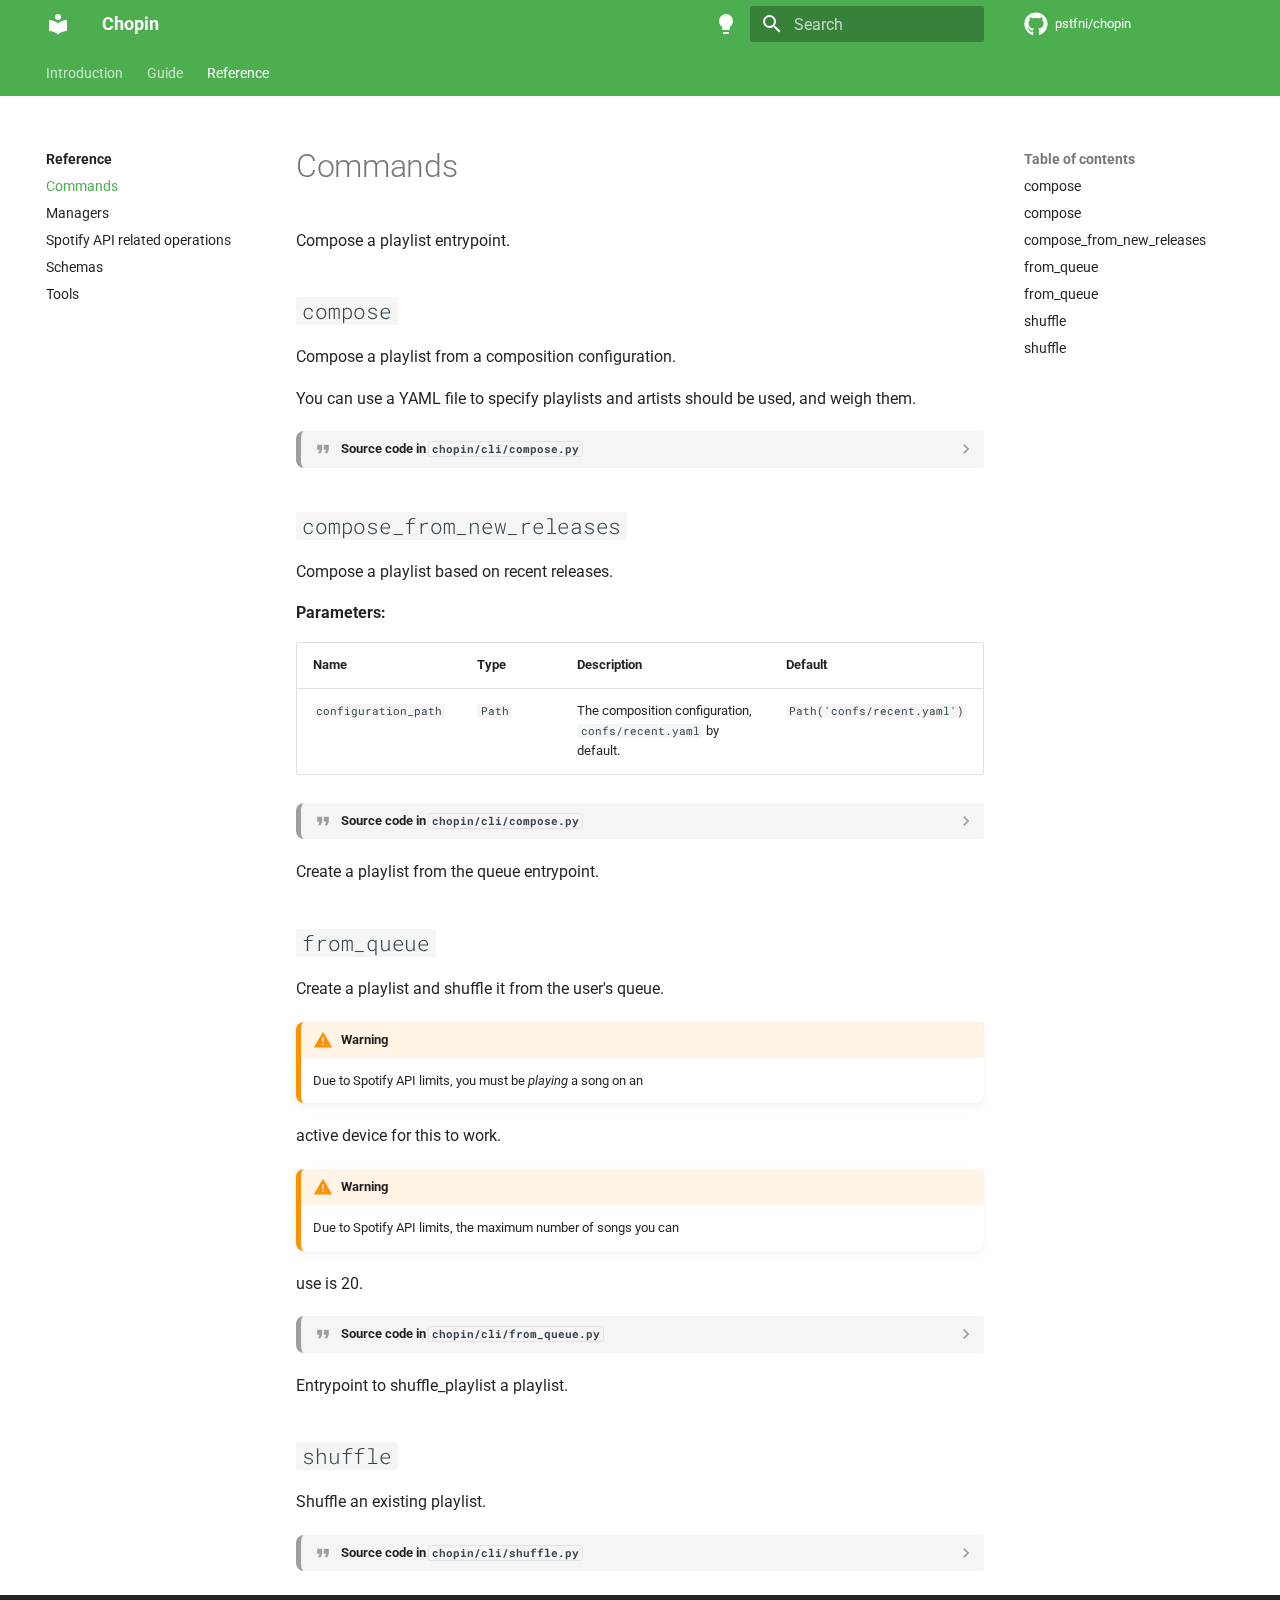
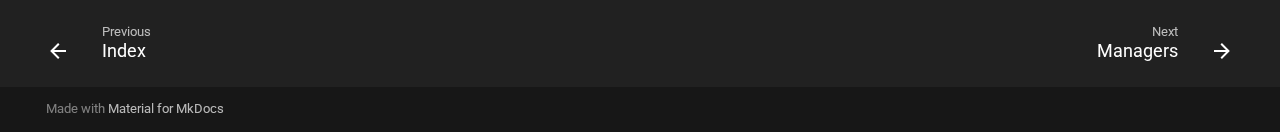
<file: reference/entrypoints/index.html>
<!doctype html>
<html lang="en" class="no-js">
  <head>
    
      <meta charset="utf-8">
      <meta name="viewport" content="width=device-width,initial-scale=1">
      
      
      
      
        <link rel="prev" href="../">
      
      
        <link rel="next" href="../managers/">
      
      
      <link rel="icon" href="../../assets/images/favicon.png">
      <meta name="generator" content="mkdocs-1.6.1, mkdocs-material-9.6.4">
    
    
      
        <title>Commands - Chopin</title>
      
    
    
      <link rel="stylesheet" href="../../assets/stylesheets/main.8608ea7d.min.css">
      
        
        <link rel="stylesheet" href="../../assets/stylesheets/palette.06af60db.min.css">
      
      
  
  
    
    
  
  
  <style>:root{--md-admonition-icon--tip:url('data:image/svg+xml;charset=utf-8,<svg xmlns="http://www.w3.org/2000/svg" viewBox="0 0 24 24"><path d="M17 9v3h-3v2h3v3h2v-3h3v-2h-3V9zM9 3v10.55c-.59-.34-1.27-.55-2-.55-2.21 0-4 1.79-4 4s1.79 4 4 4 4-1.79 4-4V7h4V3z"/></svg>');}</style>



    
    
      
    
    
      
        
        
        <link rel="preconnect" href="https://fonts.gstatic.com" crossorigin>
        <link rel="stylesheet" href="https://fonts.googleapis.com/css?family=Roboto:300,300i,400,400i,700,700i%7CRoboto+Mono:400,400i,700,700i&display=fallback">
        <style>:root{--md-text-font:"Roboto";--md-code-font:"Roboto Mono"}</style>
      
    
    
      <link rel="stylesheet" href="../../assets/_mkdocstrings.css">
    
      <link rel="stylesheet" href="../../assets/stylesheets/custom.css">
    
      <link rel="stylesheet" href="../../assets/stylesheets/termynal.css">
    
    <script>__md_scope=new URL("../..",location),__md_hash=e=>[...e].reduce(((e,_)=>(e<<5)-e+_.charCodeAt(0)),0),__md_get=(e,_=localStorage,t=__md_scope)=>JSON.parse(_.getItem(t.pathname+"."+e)),__md_set=(e,_,t=localStorage,a=__md_scope)=>{try{t.setItem(a.pathname+"."+e,JSON.stringify(_))}catch(e){}}</script>
    
      

    
    
    
  </head>
  
  
    
    
      
    
    
    
    
    <body dir="ltr" data-md-color-scheme="default" data-md-color-primary="green" data-md-color-accent="green">
  
    
    <input class="md-toggle" data-md-toggle="drawer" type="checkbox" id="__drawer" autocomplete="off">
    <input class="md-toggle" data-md-toggle="search" type="checkbox" id="__search" autocomplete="off">
    <label class="md-overlay" for="__drawer"></label>
    <div data-md-component="skip">
      
        
        <a href="#commands" class="md-skip">
          Skip to content
        </a>
      
    </div>
    <div data-md-component="announce">
      
    </div>
    
    
      

<header class="md-header" data-md-component="header">
  <nav class="md-header__inner md-grid" aria-label="Header">
    <a href="../.." title="Chopin" class="md-header__button md-logo" aria-label="Chopin" data-md-component="logo">
      
  
  <svg xmlns="http://www.w3.org/2000/svg" viewBox="0 0 24 24"><path d="M12 8a3 3 0 0 0 3-3 3 3 0 0 0-3-3 3 3 0 0 0-3 3 3 3 0 0 0 3 3m0 3.54C9.64 9.35 6.5 8 3 8v11c3.5 0 6.64 1.35 9 3.54 2.36-2.19 5.5-3.54 9-3.54V8c-3.5 0-6.64 1.35-9 3.54"/></svg>

    </a>
    <label class="md-header__button md-icon" for="__drawer">
      
      <svg xmlns="http://www.w3.org/2000/svg" viewBox="0 0 24 24"><path d="M3 6h18v2H3zm0 5h18v2H3zm0 5h18v2H3z"/></svg>
    </label>
    <div class="md-header__title" data-md-component="header-title">
      <div class="md-header__ellipsis">
        <div class="md-header__topic">
          <span class="md-ellipsis">
            Chopin
          </span>
        </div>
        <div class="md-header__topic" data-md-component="header-topic">
          <span class="md-ellipsis">
            
              Commands
            
          </span>
        </div>
      </div>
    </div>
    
      
        <form class="md-header__option" data-md-component="palette">
  
    
    
    
    <input class="md-option" data-md-color-media="" data-md-color-scheme="default" data-md-color-primary="green" data-md-color-accent="green"  aria-label="Switch to dark mode"  type="radio" name="__palette" id="__palette_0">
    
      <label class="md-header__button md-icon" title="Switch to dark mode" for="__palette_1" hidden>
        <svg xmlns="http://www.w3.org/2000/svg" viewBox="0 0 24 24"><path d="M12 2a7 7 0 0 0-7 7c0 2.38 1.19 4.47 3 5.74V17a1 1 0 0 0 1 1h6a1 1 0 0 0 1-1v-2.26c1.81-1.27 3-3.36 3-5.74a7 7 0 0 0-7-7M9 21a1 1 0 0 0 1 1h4a1 1 0 0 0 1-1v-1H9z"/></svg>
      </label>
    
  
    
    
    
    <input class="md-option" data-md-color-media="" data-md-color-scheme="slate" data-md-color-primary="green" data-md-color-accent="green"  aria-label="Switch to light mode"  type="radio" name="__palette" id="__palette_1">
    
      <label class="md-header__button md-icon" title="Switch to light mode" for="__palette_0" hidden>
        <svg xmlns="http://www.w3.org/2000/svg" viewBox="0 0 24 24"><path d="M12 2a7 7 0 0 1 7 7c0 2.38-1.19 4.47-3 5.74V17a1 1 0 0 1-1 1H9a1 1 0 0 1-1-1v-2.26C6.19 13.47 5 11.38 5 9a7 7 0 0 1 7-7M9 21v-1h6v1a1 1 0 0 1-1 1h-4a1 1 0 0 1-1-1m3-17a5 5 0 0 0-5 5c0 2.05 1.23 3.81 3 4.58V16h4v-2.42c1.77-.77 3-2.53 3-4.58a5 5 0 0 0-5-5"/></svg>
      </label>
    
  
</form>
      
    
    
      <script>var palette=__md_get("__palette");if(palette&&palette.color){if("(prefers-color-scheme)"===palette.color.media){var media=matchMedia("(prefers-color-scheme: light)"),input=document.querySelector(media.matches?"[data-md-color-media='(prefers-color-scheme: light)']":"[data-md-color-media='(prefers-color-scheme: dark)']");palette.color.media=input.getAttribute("data-md-color-media"),palette.color.scheme=input.getAttribute("data-md-color-scheme"),palette.color.primary=input.getAttribute("data-md-color-primary"),palette.color.accent=input.getAttribute("data-md-color-accent")}for(var[key,value]of Object.entries(palette.color))document.body.setAttribute("data-md-color-"+key,value)}</script>
    
    
    
      <label class="md-header__button md-icon" for="__search">
        
        <svg xmlns="http://www.w3.org/2000/svg" viewBox="0 0 24 24"><path d="M9.5 3A6.5 6.5 0 0 1 16 9.5c0 1.61-.59 3.09-1.56 4.23l.27.27h.79l5 5-1.5 1.5-5-5v-.79l-.27-.27A6.52 6.52 0 0 1 9.5 16 6.5 6.5 0 0 1 3 9.5 6.5 6.5 0 0 1 9.5 3m0 2C7 5 5 7 5 9.5S7 14 9.5 14 14 12 14 9.5 12 5 9.5 5"/></svg>
      </label>
      <div class="md-search" data-md-component="search" role="dialog">
  <label class="md-search__overlay" for="__search"></label>
  <div class="md-search__inner" role="search">
    <form class="md-search__form" name="search">
      <input type="text" class="md-search__input" name="query" aria-label="Search" placeholder="Search" autocapitalize="off" autocorrect="off" autocomplete="off" spellcheck="false" data-md-component="search-query" required>
      <label class="md-search__icon md-icon" for="__search">
        
        <svg xmlns="http://www.w3.org/2000/svg" viewBox="0 0 24 24"><path d="M9.5 3A6.5 6.5 0 0 1 16 9.5c0 1.61-.59 3.09-1.56 4.23l.27.27h.79l5 5-1.5 1.5-5-5v-.79l-.27-.27A6.52 6.52 0 0 1 9.5 16 6.5 6.5 0 0 1 3 9.5 6.5 6.5 0 0 1 9.5 3m0 2C7 5 5 7 5 9.5S7 14 9.5 14 14 12 14 9.5 12 5 9.5 5"/></svg>
        
        <svg xmlns="http://www.w3.org/2000/svg" viewBox="0 0 24 24"><path d="M20 11v2H8l5.5 5.5-1.42 1.42L4.16 12l7.92-7.92L13.5 5.5 8 11z"/></svg>
      </label>
      <nav class="md-search__options" aria-label="Search">
        
        <button type="reset" class="md-search__icon md-icon" title="Clear" aria-label="Clear" tabindex="-1">
          
          <svg xmlns="http://www.w3.org/2000/svg" viewBox="0 0 24 24"><path d="M19 6.41 17.59 5 12 10.59 6.41 5 5 6.41 10.59 12 5 17.59 6.41 19 12 13.41 17.59 19 19 17.59 13.41 12z"/></svg>
        </button>
      </nav>
      
    </form>
    <div class="md-search__output">
      <div class="md-search__scrollwrap" tabindex="0" data-md-scrollfix>
        <div class="md-search-result" data-md-component="search-result">
          <div class="md-search-result__meta">
            Initializing search
          </div>
          <ol class="md-search-result__list" role="presentation"></ol>
        </div>
      </div>
    </div>
  </div>
</div>
    
    
      <div class="md-header__source">
        <a href="https://github.com/pstfni/chopin" title="Go to repository" class="md-source" data-md-component="source">
  <div class="md-source__icon md-icon">
    
    <svg xmlns="http://www.w3.org/2000/svg" viewBox="0 0 496 512"><!--! Font Awesome Free 6.7.2 by @fontawesome - https://fontawesome.com License - https://fontawesome.com/license/free (Icons: CC BY 4.0, Fonts: SIL OFL 1.1, Code: MIT License) Copyright 2024 Fonticons, Inc.--><path d="M165.9 397.4c0 2-2.3 3.6-5.2 3.6-3.3.3-5.6-1.3-5.6-3.6 0-2 2.3-3.6 5.2-3.6 3-.3 5.6 1.3 5.6 3.6m-31.1-4.5c-.7 2 1.3 4.3 4.3 4.9 2.6 1 5.6 0 6.2-2s-1.3-4.3-4.3-5.2c-2.6-.7-5.5.3-6.2 2.3m44.2-1.7c-2.9.7-4.9 2.6-4.6 4.9.3 2 2.9 3.3 5.9 2.6 2.9-.7 4.9-2.6 4.6-4.6-.3-1.9-3-3.2-5.9-2.9M244.8 8C106.1 8 0 113.3 0 252c0 110.9 69.8 205.8 169.5 239.2 12.8 2.3 17.3-5.6 17.3-12.1 0-6.2-.3-40.4-.3-61.4 0 0-70 15-84.7-29.8 0 0-11.4-29.1-27.8-36.6 0 0-22.9-15.7 1.6-15.4 0 0 24.9 2 38.6 25.8 21.9 38.6 58.6 27.5 72.9 20.9 2.3-16 8.8-27.1 16-33.7-55.9-6.2-112.3-14.3-112.3-110.5 0-27.5 7.6-41.3 23.6-58.9-2.6-6.5-11.1-33.3 2.6-67.9 20.9-6.5 69 27 69 27 20-5.6 41.5-8.5 62.8-8.5s42.8 2.9 62.8 8.5c0 0 48.1-33.6 69-27 13.7 34.7 5.2 61.4 2.6 67.9 16 17.7 25.8 31.5 25.8 58.9 0 96.5-58.9 104.2-114.8 110.5 9.2 7.9 17 22.9 17 46.4 0 33.7-.3 75.4-.3 83.6 0 6.5 4.6 14.4 17.3 12.1C428.2 457.8 496 362.9 496 252 496 113.3 383.5 8 244.8 8M97.2 352.9c-1.3 1-1 3.3.7 5.2 1.6 1.6 3.9 2.3 5.2 1 1.3-1 1-3.3-.7-5.2-1.6-1.6-3.9-2.3-5.2-1m-10.8-8.1c-.7 1.3.3 2.9 2.3 3.9 1.6 1 3.6.7 4.3-.7.7-1.3-.3-2.9-2.3-3.9-2-.6-3.6-.3-4.3.7m32.4 35.6c-1.6 1.3-1 4.3 1.3 6.2 2.3 2.3 5.2 2.6 6.5 1 1.3-1.3.7-4.3-1.3-6.2-2.2-2.3-5.2-2.6-6.5-1m-11.4-14.7c-1.6 1-1.6 3.6 0 5.9s4.3 3.3 5.6 2.3c1.6-1.3 1.6-3.9 0-6.2-1.4-2.3-4-3.3-5.6-2"/></svg>
  </div>
  <div class="md-source__repository">
    pstfni/chopin
  </div>
</a>
      </div>
    
  </nav>
  
</header>
    
    <div class="md-container" data-md-component="container">
      
      
        
          
            
<nav class="md-tabs" aria-label="Tabs" data-md-component="tabs">
  <div class="md-grid">
    <ul class="md-tabs__list">
      
        
  
  
  
    
    
      <li class="md-tabs__item">
        <a href="../.." class="md-tabs__link">
          
  
    
  
  Introduction

        </a>
      </li>
    
  

      
        
  
  
  
    
    
      
  
  
  
    
    
      <li class="md-tabs__item">
        <a href="../../guide/compose/" class="md-tabs__link">
          
  
    
  
  Guide

        </a>
      </li>
    
  

    
  

      
        
  
  
    
  
  
    
    
      <li class="md-tabs__item md-tabs__item--active">
        <a href="../" class="md-tabs__link">
          
  
    
  
  Reference

        </a>
      </li>
    
  

      
    </ul>
  </div>
</nav>
          
        
      
      <main class="md-main" data-md-component="main">
        <div class="md-main__inner md-grid">
          
            
              
              <div class="md-sidebar md-sidebar--primary" data-md-component="sidebar" data-md-type="navigation" >
                <div class="md-sidebar__scrollwrap">
                  <div class="md-sidebar__inner">
                    


  


<nav class="md-nav md-nav--primary md-nav--lifted" aria-label="Navigation" data-md-level="0">
  <label class="md-nav__title" for="__drawer">
    <a href="../.." title="Chopin" class="md-nav__button md-logo" aria-label="Chopin" data-md-component="logo">
      
  
  <svg xmlns="http://www.w3.org/2000/svg" viewBox="0 0 24 24"><path d="M12 8a3 3 0 0 0 3-3 3 3 0 0 0-3-3 3 3 0 0 0-3 3 3 3 0 0 0 3 3m0 3.54C9.64 9.35 6.5 8 3 8v11c3.5 0 6.64 1.35 9 3.54 2.36-2.19 5.5-3.54 9-3.54V8c-3.5 0-6.64 1.35-9 3.54"/></svg>

    </a>
    Chopin
  </label>
  
    <div class="md-nav__source">
      <a href="https://github.com/pstfni/chopin" title="Go to repository" class="md-source" data-md-component="source">
  <div class="md-source__icon md-icon">
    
    <svg xmlns="http://www.w3.org/2000/svg" viewBox="0 0 496 512"><!--! Font Awesome Free 6.7.2 by @fontawesome - https://fontawesome.com License - https://fontawesome.com/license/free (Icons: CC BY 4.0, Fonts: SIL OFL 1.1, Code: MIT License) Copyright 2024 Fonticons, Inc.--><path d="M165.9 397.4c0 2-2.3 3.6-5.2 3.6-3.3.3-5.6-1.3-5.6-3.6 0-2 2.3-3.6 5.2-3.6 3-.3 5.6 1.3 5.6 3.6m-31.1-4.5c-.7 2 1.3 4.3 4.3 4.9 2.6 1 5.6 0 6.2-2s-1.3-4.3-4.3-5.2c-2.6-.7-5.5.3-6.2 2.3m44.2-1.7c-2.9.7-4.9 2.6-4.6 4.9.3 2 2.9 3.3 5.9 2.6 2.9-.7 4.9-2.6 4.6-4.6-.3-1.9-3-3.2-5.9-2.9M244.8 8C106.1 8 0 113.3 0 252c0 110.9 69.8 205.8 169.5 239.2 12.8 2.3 17.3-5.6 17.3-12.1 0-6.2-.3-40.4-.3-61.4 0 0-70 15-84.7-29.8 0 0-11.4-29.1-27.8-36.6 0 0-22.9-15.7 1.6-15.4 0 0 24.9 2 38.6 25.8 21.9 38.6 58.6 27.5 72.9 20.9 2.3-16 8.8-27.1 16-33.7-55.9-6.2-112.3-14.3-112.3-110.5 0-27.5 7.6-41.3 23.6-58.9-2.6-6.5-11.1-33.3 2.6-67.9 20.9-6.5 69 27 69 27 20-5.6 41.5-8.5 62.8-8.5s42.8 2.9 62.8 8.5c0 0 48.1-33.6 69-27 13.7 34.7 5.2 61.4 2.6 67.9 16 17.7 25.8 31.5 25.8 58.9 0 96.5-58.9 104.2-114.8 110.5 9.2 7.9 17 22.9 17 46.4 0 33.7-.3 75.4-.3 83.6 0 6.5 4.6 14.4 17.3 12.1C428.2 457.8 496 362.9 496 252 496 113.3 383.5 8 244.8 8M97.2 352.9c-1.3 1-1 3.3.7 5.2 1.6 1.6 3.9 2.3 5.2 1 1.3-1 1-3.3-.7-5.2-1.6-1.6-3.9-2.3-5.2-1m-10.8-8.1c-.7 1.3.3 2.9 2.3 3.9 1.6 1 3.6.7 4.3-.7.7-1.3-.3-2.9-2.3-3.9-2-.6-3.6-.3-4.3.7m32.4 35.6c-1.6 1.3-1 4.3 1.3 6.2 2.3 2.3 5.2 2.6 6.5 1 1.3-1.3.7-4.3-1.3-6.2-2.2-2.3-5.2-2.6-6.5-1m-11.4-14.7c-1.6 1-1.6 3.6 0 5.9s4.3 3.3 5.6 2.3c1.6-1.3 1.6-3.9 0-6.2-1.4-2.3-4-3.3-5.6-2"/></svg>
  </div>
  <div class="md-source__repository">
    pstfni/chopin
  </div>
</a>
    </div>
  
  <ul class="md-nav__list" data-md-scrollfix>
    
      
      
  
  
  
  
    
    
      
        
          
        
      
        
      
    
    
      
      
    
    
    <li class="md-nav__item md-nav__item--nested">
      
        
        
        <input class="md-nav__toggle md-toggle " type="checkbox" id="__nav_1" >
        
          
          
          <div class="md-nav__link md-nav__container">
            <a href="../.." class="md-nav__link ">
              
  
  <span class="md-ellipsis">
    Introduction
    
  </span>
  

            </a>
            
              
              <label class="md-nav__link " for="__nav_1" id="__nav_1_label" tabindex="0">
                <span class="md-nav__icon md-icon"></span>
              </label>
            
          </div>
        
        <nav class="md-nav" data-md-level="1" aria-labelledby="__nav_1_label" aria-expanded="false">
          <label class="md-nav__title" for="__nav_1">
            <span class="md-nav__icon md-icon"></span>
            Introduction
          </label>
          <ul class="md-nav__list" data-md-scrollfix>
            
              
            
              
                
  
  
  
  
    <li class="md-nav__item">
      <a href="../../getting_started/" class="md-nav__link">
        
  
  <span class="md-ellipsis">
    Getting started
    
  </span>
  

      </a>
    </li>
  

              
            
          </ul>
        </nav>
      
    </li>
  

    
      
      
  
  
  
  
    
    
      
        
      
        
      
        
      
        
      
    
    
      
      
    
    
    <li class="md-nav__item md-nav__item--nested">
      
        
        
        <input class="md-nav__toggle md-toggle " type="checkbox" id="__nav_2" >
        
          
          <label class="md-nav__link" for="__nav_2" id="__nav_2_label" tabindex="0">
            
  
  <span class="md-ellipsis">
    Guide
    
  </span>
  

            <span class="md-nav__icon md-icon"></span>
          </label>
        
        <nav class="md-nav" data-md-level="1" aria-labelledby="__nav_2_label" aria-expanded="false">
          <label class="md-nav__title" for="__nav_2">
            <span class="md-nav__icon md-icon"></span>
            Guide
          </label>
          <ul class="md-nav__list" data-md-scrollfix>
            
              
                
  
  
  
  
    
    
      
        
      
        
      
    
    
      
      
    
    
    <li class="md-nav__item md-nav__item--nested">
      
        
        
        <input class="md-nav__toggle md-toggle " type="checkbox" id="__nav_2_1" >
        
          
          <label class="md-nav__link" for="__nav_2_1" id="__nav_2_1_label" tabindex="0">
            
  
  <span class="md-ellipsis">
    🤖 Compose a playlist
    
  </span>
  

            <span class="md-nav__icon md-icon"></span>
          </label>
        
        <nav class="md-nav" data-md-level="2" aria-labelledby="__nav_2_1_label" aria-expanded="false">
          <label class="md-nav__title" for="__nav_2_1">
            <span class="md-nav__icon md-icon"></span>
            🤖 Compose a playlist
          </label>
          <ul class="md-nav__list" data-md-scrollfix>
            
              
                
  
  
  
  
    <li class="md-nav__item">
      <a href="../../guide/compose/" class="md-nav__link">
        
  
  <span class="md-ellipsis">
    Compose
    
  </span>
  

      </a>
    </li>
  

              
            
              
                
  
  
  
  
    <li class="md-nav__item">
      <a href="../../guide/sources/" class="md-nav__link">
        
  
  <span class="md-ellipsis">
    Available sources for playlist composition
    
  </span>
  

      </a>
    </li>
  

              
            
          </ul>
        </nav>
      
    </li>
  

              
            
              
                
  
  
  
  
    <li class="md-nav__item">
      <a href="../../guide/queue/" class="md-nav__link">
        
  
  <span class="md-ellipsis">
    🔮 Queue
    
  </span>
  

      </a>
    </li>
  

              
            
              
                
  
  
  
  
    <li class="md-nav__item">
      <a href="../../guide/shuffle/" class="md-nav__link">
        
  
  <span class="md-ellipsis">
    🔀 Shuffle
    
  </span>
  

      </a>
    </li>
  

              
            
              
                
  
  
  
  
    <li class="md-nav__item">
      <a href="../../guide/backup_and_restore/" class="md-nav__link">
        
  
  <span class="md-ellipsis">
    🔃 Save and restore playlists
    
  </span>
  

      </a>
    </li>
  

              
            
          </ul>
        </nav>
      
    </li>
  

    
      
      
  
  
    
  
  
  
    
    
      
        
          
        
      
        
      
        
      
        
      
        
      
        
      
    
    
      
        
        
      
      
    
    
    <li class="md-nav__item md-nav__item--active md-nav__item--section md-nav__item--nested">
      
        
        
        <input class="md-nav__toggle md-toggle " type="checkbox" id="__nav_3" checked>
        
          
          
          <div class="md-nav__link md-nav__container">
            <a href="../" class="md-nav__link ">
              
  
  <span class="md-ellipsis">
    Reference
    
  </span>
  

            </a>
            
              
              <label class="md-nav__link " for="__nav_3" id="__nav_3_label" tabindex="">
                <span class="md-nav__icon md-icon"></span>
              </label>
            
          </div>
        
        <nav class="md-nav" data-md-level="1" aria-labelledby="__nav_3_label" aria-expanded="true">
          <label class="md-nav__title" for="__nav_3">
            <span class="md-nav__icon md-icon"></span>
            Reference
          </label>
          <ul class="md-nav__list" data-md-scrollfix>
            
              
            
              
                
  
  
    
  
  
  
    <li class="md-nav__item md-nav__item--active">
      
      <input class="md-nav__toggle md-toggle" type="checkbox" id="__toc">
      
      
        
      
      
        <label class="md-nav__link md-nav__link--active" for="__toc">
          
  
  <span class="md-ellipsis">
    Commands
    
  </span>
  

          <span class="md-nav__icon md-icon"></span>
        </label>
      
      <a href="./" class="md-nav__link md-nav__link--active">
        
  
  <span class="md-ellipsis">
    Commands
    
  </span>
  

      </a>
      
        

<nav class="md-nav md-nav--secondary" aria-label="Table of contents">
  
  
  
    
  
  
    <label class="md-nav__title" for="__toc">
      <span class="md-nav__icon md-icon"></span>
      Table of contents
    </label>
    <ul class="md-nav__list" data-md-component="toc" data-md-scrollfix>
      
        <li class="md-nav__item">
  <a href="#chopin.cli.compose" class="md-nav__link">
    <span class="md-ellipsis">
      compose
    </span>
  </a>
  
</li>
      
        <li class="md-nav__item">
  <a href="#chopin.cli.compose.compose" class="md-nav__link">
    <span class="md-ellipsis">
      compose
    </span>
  </a>
  
</li>
      
        <li class="md-nav__item">
  <a href="#chopin.cli.compose.compose_from_new_releases" class="md-nav__link">
    <span class="md-ellipsis">
      compose_from_new_releases
    </span>
  </a>
  
</li>
      
        <li class="md-nav__item">
  <a href="#chopin.cli.from_queue" class="md-nav__link">
    <span class="md-ellipsis">
      from_queue
    </span>
  </a>
  
</li>
      
        <li class="md-nav__item">
  <a href="#chopin.cli.from_queue.from_queue" class="md-nav__link">
    <span class="md-ellipsis">
      from_queue
    </span>
  </a>
  
</li>
      
        <li class="md-nav__item">
  <a href="#chopin.cli.shuffle" class="md-nav__link">
    <span class="md-ellipsis">
      shuffle
    </span>
  </a>
  
</li>
      
        <li class="md-nav__item">
  <a href="#chopin.cli.shuffle.shuffle" class="md-nav__link">
    <span class="md-ellipsis">
      shuffle
    </span>
  </a>
  
</li>
      
    </ul>
  
</nav>
      
    </li>
  

              
            
              
                
  
  
  
  
    <li class="md-nav__item">
      <a href="../managers/" class="md-nav__link">
        
  
  <span class="md-ellipsis">
    Managers
    
  </span>
  

      </a>
    </li>
  

              
            
              
                
  
  
  
  
    <li class="md-nav__item">
      <a href="../client/" class="md-nav__link">
        
  
  <span class="md-ellipsis">
    Spotify API related operations
    
  </span>
  

      </a>
    </li>
  

              
            
              
                
  
  
  
  
    <li class="md-nav__item">
      <a href="../schemas/" class="md-nav__link">
        
  
  <span class="md-ellipsis">
    Schemas
    
  </span>
  

      </a>
    </li>
  

              
            
              
                
  
  
  
  
    <li class="md-nav__item">
      <a href="../tools/" class="md-nav__link">
        
  
  <span class="md-ellipsis">
    Tools
    
  </span>
  

      </a>
    </li>
  

              
            
          </ul>
        </nav>
      
    </li>
  

    
  </ul>
</nav>
                  </div>
                </div>
              </div>
            
            
              
              <div class="md-sidebar md-sidebar--secondary" data-md-component="sidebar" data-md-type="toc" >
                <div class="md-sidebar__scrollwrap">
                  <div class="md-sidebar__inner">
                    

<nav class="md-nav md-nav--secondary" aria-label="Table of contents">
  
  
  
    
  
  
    <label class="md-nav__title" for="__toc">
      <span class="md-nav__icon md-icon"></span>
      Table of contents
    </label>
    <ul class="md-nav__list" data-md-component="toc" data-md-scrollfix>
      
        <li class="md-nav__item">
  <a href="#chopin.cli.compose" class="md-nav__link">
    <span class="md-ellipsis">
      compose
    </span>
  </a>
  
</li>
      
        <li class="md-nav__item">
  <a href="#chopin.cli.compose.compose" class="md-nav__link">
    <span class="md-ellipsis">
      compose
    </span>
  </a>
  
</li>
      
        <li class="md-nav__item">
  <a href="#chopin.cli.compose.compose_from_new_releases" class="md-nav__link">
    <span class="md-ellipsis">
      compose_from_new_releases
    </span>
  </a>
  
</li>
      
        <li class="md-nav__item">
  <a href="#chopin.cli.from_queue" class="md-nav__link">
    <span class="md-ellipsis">
      from_queue
    </span>
  </a>
  
</li>
      
        <li class="md-nav__item">
  <a href="#chopin.cli.from_queue.from_queue" class="md-nav__link">
    <span class="md-ellipsis">
      from_queue
    </span>
  </a>
  
</li>
      
        <li class="md-nav__item">
  <a href="#chopin.cli.shuffle" class="md-nav__link">
    <span class="md-ellipsis">
      shuffle
    </span>
  </a>
  
</li>
      
        <li class="md-nav__item">
  <a href="#chopin.cli.shuffle.shuffle" class="md-nav__link">
    <span class="md-ellipsis">
      shuffle
    </span>
  </a>
  
</li>
      
    </ul>
  
</nav>
                  </div>
                </div>
              </div>
            
          
          
            <div class="md-content" data-md-component="content">
              <article class="md-content__inner md-typeset">
                
                  


  
  


<h1 id="commands">Commands</h1>


<div class="doc doc-object doc-module">



<a id="chopin.cli.compose"></a>
    <div class="doc doc-contents first">

        <p>Compose a playlist entrypoint.</p>








  <div class="doc doc-children">









<div class="doc doc-object doc-function">


<h2 id="chopin.cli.compose.compose" class="doc doc-heading">
            <code class="highlight language-python"><span class="n">compose</span></code>

</h2>


    <div class="doc doc-contents ">

        <p>Compose a playlist from a composition configuration.</p>
<p>You can use a YAML file to specify playlists and artists should be
used, and weigh them.</p>

            <details class="quote">
              <summary>Source code in <code>chopin/cli/compose.py</code></summary>
              <div class="highlight"><table class="highlighttable"><tr><td class="linenos"><div class="linenodiv"><pre><span></span><span class="normal"><a href="#__codelineno-0-17">17</a></span>
<span class="normal"><a href="#__codelineno-0-18">18</a></span>
<span class="normal"><a href="#__codelineno-0-19">19</a></span>
<span class="normal"><a href="#__codelineno-0-20">20</a></span>
<span class="normal"><a href="#__codelineno-0-21">21</a></span>
<span class="normal"><a href="#__codelineno-0-22">22</a></span>
<span class="normal"><a href="#__codelineno-0-23">23</a></span>
<span class="normal"><a href="#__codelineno-0-24">24</a></span>
<span class="normal"><a href="#__codelineno-0-25">25</a></span>
<span class="normal"><a href="#__codelineno-0-26">26</a></span>
<span class="normal"><a href="#__codelineno-0-27">27</a></span>
<span class="normal"><a href="#__codelineno-0-28">28</a></span>
<span class="normal"><a href="#__codelineno-0-29">29</a></span>
<span class="normal"><a href="#__codelineno-0-30">30</a></span>
<span class="normal"><a href="#__codelineno-0-31">31</a></span>
<span class="normal"><a href="#__codelineno-0-32">32</a></span>
<span class="normal"><a href="#__codelineno-0-33">33</a></span>
<span class="normal"><a href="#__codelineno-0-34">34</a></span>
<span class="normal"><a href="#__codelineno-0-35">35</a></span>
<span class="normal"><a href="#__codelineno-0-36">36</a></span></pre></div></td><td class="code"><div><pre><span></span><code><a id="__codelineno-0-17" name="__codelineno-0-17"></a><span class="nd">@click</span><span class="o">.</span><span class="n">command</span><span class="p">()</span>
<a id="__codelineno-0-18" name="__codelineno-0-18"></a><span class="nd">@click</span><span class="o">.</span><span class="n">argument</span><span class="p">(</span><span class="s2">&quot;configuration&quot;</span><span class="p">,</span> <span class="nb">type</span><span class="o">=</span><span class="n">click</span><span class="o">.</span><span class="n">Path</span><span class="p">(</span><span class="n">exists</span><span class="o">=</span><span class="kc">True</span><span class="p">,</span> <span class="n">path_type</span><span class="o">=</span><span class="n">Path</span><span class="p">))</span>
<a id="__codelineno-0-19" name="__codelineno-0-19"></a><span class="k">def</span><span class="w"> </span><span class="nf">compose</span><span class="p">(</span>
<a id="__codelineno-0-20" name="__codelineno-0-20"></a>    <span class="n">configuration</span><span class="p">:</span> <span class="n">Path</span><span class="p">,</span>
<a id="__codelineno-0-21" name="__codelineno-0-21"></a><span class="p">):</span>
<a id="__codelineno-0-22" name="__codelineno-0-22"></a><span class="w">    </span><span class="sd">&quot;&quot;&quot;Compose a playlist from a composition configuration.</span>
<a id="__codelineno-0-23" name="__codelineno-0-23"></a>
<a id="__codelineno-0-24" name="__codelineno-0-24"></a><span class="sd">    You can use a YAML file to specify playlists and artists should be</span>
<a id="__codelineno-0-25" name="__codelineno-0-25"></a><span class="sd">    used, and weigh them.</span>
<a id="__codelineno-0-26" name="__codelineno-0-26"></a><span class="sd">    &quot;&quot;&quot;</span>
<a id="__codelineno-0-27" name="__codelineno-0-27"></a>    <span class="n">click</span><span class="o">.</span><span class="n">echo</span><span class="p">(</span><span class="s2">&quot;🤖 Composing . . .&quot;</span><span class="p">)</span>
<a id="__codelineno-0-28" name="__codelineno-0-28"></a>
<a id="__codelineno-0-29" name="__codelineno-0-29"></a>    <span class="n">yaml</span> <span class="o">=</span> <span class="n">YAML</span><span class="p">(</span><span class="n">typ</span><span class="o">=</span><span class="s2">&quot;safe&quot;</span><span class="p">,</span> <span class="n">pure</span><span class="o">=</span><span class="kc">True</span><span class="p">)</span>
<a id="__codelineno-0-30" name="__codelineno-0-30"></a>    <span class="n">config</span> <span class="o">=</span> <span class="n">ComposerConfig</span><span class="o">.</span><span class="n">model_validate</span><span class="p">(</span><span class="n">yaml</span><span class="o">.</span><span class="n">load</span><span class="p">(</span><span class="nb">open</span><span class="p">(</span><span class="n">configuration</span><span class="p">)))</span>
<a id="__codelineno-0-31" name="__codelineno-0-31"></a>
<a id="__codelineno-0-32" name="__codelineno-0-32"></a>    <span class="n">tracks</span> <span class="o">=</span> <span class="n">compose_playlist</span><span class="p">(</span><span class="n">composition_config</span><span class="o">=</span><span class="n">config</span><span class="p">)</span>
<a id="__codelineno-0-33" name="__codelineno-0-33"></a>
<a id="__codelineno-0-34" name="__codelineno-0-34"></a>    <span class="n">playlist</span> <span class="o">=</span> <span class="n">create</span><span class="p">(</span><span class="n">name</span><span class="o">=</span><span class="n">config</span><span class="o">.</span><span class="n">name</span><span class="p">,</span> <span class="n">description</span><span class="o">=</span><span class="n">config</span><span class="o">.</span><span class="n">description</span><span class="p">,</span> <span class="n">overwrite</span><span class="o">=</span><span class="kc">True</span><span class="p">)</span>
<a id="__codelineno-0-35" name="__codelineno-0-35"></a>    <span class="n">fill</span><span class="p">(</span><span class="n">uri</span><span class="o">=</span><span class="n">playlist</span><span class="o">.</span><span class="n">uri</span><span class="p">,</span> <span class="n">tracks</span><span class="o">=</span><span class="n">tracks</span><span class="p">)</span>
<a id="__codelineno-0-36" name="__codelineno-0-36"></a>    <span class="n">click</span><span class="o">.</span><span class="n">echo</span><span class="p">(</span><span class="sa">f</span><span class="s2">&quot;Playlist &#39;</span><span class="si">{</span><span class="n">playlist</span><span class="o">.</span><span class="n">name</span><span class="si">}</span><span class="s2">&#39; successfully created.&quot;</span><span class="p">)</span>
</code></pre></div></td></tr></table></div>
            </details>
    </div>

</div>

<div class="doc doc-object doc-function">


<h2 id="chopin.cli.compose.compose_from_new_releases" class="doc doc-heading">
            <code class="highlight language-python"><span class="n">compose_from_new_releases</span></code>

</h2>


    <div class="doc doc-contents ">

        <p>Compose a playlist based on recent releases.</p>


<p><span class="doc-section-title">Parameters:</span></p>
    <table>
      <thead>
        <tr>
          <th>Name</th>
          <th>Type</th>
          <th>Description</th>
          <th>Default</th>
        </tr>
      </thead>
      <tbody>
          <tr class="doc-section-item">
            <td>
                <code>configuration_path</code>
            </td>
            <td>
                  <code><span title="pathlib.Path">Path</span></code>
            </td>
            <td>
              <div class="doc-md-description">
                <p>The composition configuration, <code>confs/recent.yaml</code> by default.</p>
              </div>
            </td>
            <td>
                  <code><span title="pathlib.Path">Path</span>(&#39;confs/recent.yaml&#39;)</code>
            </td>
          </tr>
      </tbody>
    </table>

            <details class="quote">
              <summary>Source code in <code>chopin/cli/compose.py</code></summary>
              <div class="highlight"><table class="highlighttable"><tr><td class="linenos"><div class="linenodiv"><pre><span></span><span class="normal"><a href="#__codelineno-0-39">39</a></span>
<span class="normal"><a href="#__codelineno-0-40">40</a></span>
<span class="normal"><a href="#__codelineno-0-41">41</a></span>
<span class="normal"><a href="#__codelineno-0-42">42</a></span>
<span class="normal"><a href="#__codelineno-0-43">43</a></span>
<span class="normal"><a href="#__codelineno-0-44">44</a></span>
<span class="normal"><a href="#__codelineno-0-45">45</a></span>
<span class="normal"><a href="#__codelineno-0-46">46</a></span>
<span class="normal"><a href="#__codelineno-0-47">47</a></span>
<span class="normal"><a href="#__codelineno-0-48">48</a></span>
<span class="normal"><a href="#__codelineno-0-49">49</a></span>
<span class="normal"><a href="#__codelineno-0-50">50</a></span>
<span class="normal"><a href="#__codelineno-0-51">51</a></span>
<span class="normal"><a href="#__codelineno-0-52">52</a></span>
<span class="normal"><a href="#__codelineno-0-53">53</a></span>
<span class="normal"><a href="#__codelineno-0-54">54</a></span>
<span class="normal"><a href="#__codelineno-0-55">55</a></span></pre></div></td><td class="code"><div><pre><span></span><code><a id="__codelineno-0-39" name="__codelineno-0-39"></a><span class="k">def</span><span class="w"> </span><span class="nf">compose_from_new_releases</span><span class="p">(</span>
<a id="__codelineno-0-40" name="__codelineno-0-40"></a>    <span class="n">configuration_path</span><span class="p">:</span> <span class="n">Path</span> <span class="o">=</span> <span class="n">Path</span><span class="p">(</span><span class="s2">&quot;confs/recent.yaml&quot;</span><span class="p">),</span>
<a id="__codelineno-0-41" name="__codelineno-0-41"></a><span class="p">):</span>
<a id="__codelineno-0-42" name="__codelineno-0-42"></a><span class="w">    </span><span class="sd">&quot;&quot;&quot;Compose a playlist based on recent releases.</span>
<a id="__codelineno-0-43" name="__codelineno-0-43"></a>
<a id="__codelineno-0-44" name="__codelineno-0-44"></a><span class="sd">    Args:</span>
<a id="__codelineno-0-45" name="__codelineno-0-45"></a><span class="sd">        configuration_path: The composition configuration, `confs/recent.yaml` by default.</span>
<a id="__codelineno-0-46" name="__codelineno-0-46"></a><span class="sd">    &quot;&quot;&quot;</span>
<a id="__codelineno-0-47" name="__codelineno-0-47"></a>    <span class="n">LOGGER</span><span class="o">.</span><span class="n">info</span><span class="p">(</span><span class="s2">&quot;🆕 Composing with new releases&quot;</span><span class="p">)</span>
<a id="__codelineno-0-48" name="__codelineno-0-48"></a>    <span class="n">yaml</span> <span class="o">=</span> <span class="n">YAML</span><span class="p">(</span><span class="n">typ</span><span class="o">=</span><span class="s2">&quot;safe&quot;</span><span class="p">,</span> <span class="n">pure</span><span class="o">=</span><span class="kc">True</span><span class="p">)</span>
<a id="__codelineno-0-49" name="__codelineno-0-49"></a>    <span class="n">config</span> <span class="o">=</span> <span class="n">ComposerConfig</span><span class="o">.</span><span class="n">model_validate</span><span class="p">(</span><span class="n">yaml</span><span class="o">.</span><span class="n">load</span><span class="p">(</span><span class="nb">open</span><span class="p">(</span><span class="n">configuration_path</span><span class="p">)))</span>
<a id="__codelineno-0-50" name="__codelineno-0-50"></a>    <span class="n">config</span><span class="o">.</span><span class="n">release_range</span> <span class="o">=</span> <span class="p">((</span><span class="n">datetime</span><span class="o">.</span><span class="n">now</span><span class="p">()</span> <span class="o">-</span> <span class="n">timedelta</span><span class="p">(</span><span class="n">days</span><span class="o">=</span><span class="mi">15</span><span class="p">))</span><span class="o">.</span><span class="n">date</span><span class="p">(),</span> <span class="n">datetime</span><span class="o">.</span><span class="n">now</span><span class="p">()</span><span class="o">.</span><span class="n">date</span><span class="p">())</span>
<a id="__codelineno-0-51" name="__codelineno-0-51"></a>    <span class="n">tracks</span> <span class="o">=</span> <span class="n">compose_playlist</span><span class="p">(</span><span class="n">composition_config</span><span class="o">=</span><span class="n">config</span><span class="p">)</span>
<a id="__codelineno-0-52" name="__codelineno-0-52"></a>
<a id="__codelineno-0-53" name="__codelineno-0-53"></a>    <span class="n">playlist</span> <span class="o">=</span> <span class="n">create</span><span class="p">(</span><span class="n">name</span><span class="o">=</span><span class="n">config</span><span class="o">.</span><span class="n">name</span><span class="p">,</span> <span class="n">description</span><span class="o">=</span><span class="n">config</span><span class="o">.</span><span class="n">description</span><span class="p">,</span> <span class="n">overwrite</span><span class="o">=</span><span class="kc">True</span><span class="p">)</span>
<a id="__codelineno-0-54" name="__codelineno-0-54"></a>    <span class="n">fill</span><span class="p">(</span><span class="n">uri</span><span class="o">=</span><span class="n">playlist</span><span class="o">.</span><span class="n">uri</span><span class="p">,</span> <span class="n">tracks</span><span class="o">=</span><span class="n">tracks</span><span class="p">)</span>
<a id="__codelineno-0-55" name="__codelineno-0-55"></a>    <span class="n">LOGGER</span><span class="o">.</span><span class="n">info</span><span class="p">(</span><span class="sa">f</span><span class="s2">&quot;Playlist &#39;</span><span class="si">{</span><span class="n">playlist</span><span class="o">.</span><span class="n">name</span><span class="si">}</span><span class="s2">&#39; successfully created.&quot;</span><span class="p">)</span>
</code></pre></div></td></tr></table></div>
            </details>
    </div>

</div>



  </div>

    </div>

</div>

<div class="doc doc-object doc-module">



<a id="chopin.cli.from_queue"></a>
    <div class="doc doc-contents first">

        <p>Create a playlist from the queue entrypoint.</p>








  <div class="doc doc-children">









<div class="doc doc-object doc-function">


<h2 id="chopin.cli.from_queue.from_queue" class="doc doc-heading">
            <code class="highlight language-python"><span class="n">from_queue</span></code>

</h2>


    <div class="doc doc-contents ">

        <p>Create a playlist and shuffle it from the user's queue.</p>
<div class="admonition warning">
<p class="admonition-title">Warning</p>
<p>Due to Spotify API limits, you must be <em>playing</em> a song on an</p>
</div>
<p>active device for this to work.</p>
<div class="admonition warning">
<p class="admonition-title">Warning</p>
<p>Due to Spotify API limits, the maximum number of songs you can</p>
</div>
<p>use is 20.</p>

            <details class="quote">
              <summary>Source code in <code>chopin/cli/from_queue.py</code></summary>
              <div class="highlight"><table class="highlighttable"><tr><td class="linenos"><div class="linenodiv"><pre><span></span><span class="normal"><a href="#__codelineno-0-12">12</a></span>
<span class="normal"><a href="#__codelineno-0-13">13</a></span>
<span class="normal"><a href="#__codelineno-0-14">14</a></span>
<span class="normal"><a href="#__codelineno-0-15">15</a></span>
<span class="normal"><a href="#__codelineno-0-16">16</a></span>
<span class="normal"><a href="#__codelineno-0-17">17</a></span>
<span class="normal"><a href="#__codelineno-0-18">18</a></span>
<span class="normal"><a href="#__codelineno-0-19">19</a></span>
<span class="normal"><a href="#__codelineno-0-20">20</a></span>
<span class="normal"><a href="#__codelineno-0-21">21</a></span>
<span class="normal"><a href="#__codelineno-0-22">22</a></span>
<span class="normal"><a href="#__codelineno-0-23">23</a></span>
<span class="normal"><a href="#__codelineno-0-24">24</a></span>
<span class="normal"><a href="#__codelineno-0-25">25</a></span>
<span class="normal"><a href="#__codelineno-0-26">26</a></span>
<span class="normal"><a href="#__codelineno-0-27">27</a></span>
<span class="normal"><a href="#__codelineno-0-28">28</a></span>
<span class="normal"><a href="#__codelineno-0-29">29</a></span></pre></div></td><td class="code"><div><pre><span></span><code><a id="__codelineno-0-12" name="__codelineno-0-12"></a><span class="nd">@click</span><span class="o">.</span><span class="n">command</span><span class="p">()</span>
<a id="__codelineno-0-13" name="__codelineno-0-13"></a><span class="nd">@click</span><span class="o">.</span><span class="n">argument</span><span class="p">(</span><span class="s2">&quot;name&quot;</span><span class="p">,</span> <span class="nb">type</span><span class="o">=</span><span class="nb">str</span><span class="p">,</span> <span class="n">default</span><span class="o">=</span><span class="n">constants</span><span class="o">.</span><span class="n">QUEUED_MIX</span><span class="o">.</span><span class="n">name</span><span class="p">,</span> <span class="n">required</span><span class="o">=</span><span class="kc">False</span><span class="p">)</span>
<a id="__codelineno-0-14" name="__codelineno-0-14"></a><span class="k">def</span><span class="w"> </span><span class="nf">from_queue</span><span class="p">(</span><span class="n">name</span><span class="p">:</span> <span class="nb">str</span><span class="p">):</span>
<a id="__codelineno-0-15" name="__codelineno-0-15"></a><span class="w">    </span><span class="sd">&quot;&quot;&quot;Create a playlist and shuffle it from the user&#39;s queue.</span>
<a id="__codelineno-0-16" name="__codelineno-0-16"></a>
<a id="__codelineno-0-17" name="__codelineno-0-17"></a><span class="sd">    !!! warning</span>
<a id="__codelineno-0-18" name="__codelineno-0-18"></a>
<a id="__codelineno-0-19" name="__codelineno-0-19"></a><span class="sd">        Due to Spotify API limits, you must be _playing_ a song on an</span>
<a id="__codelineno-0-20" name="__codelineno-0-20"></a><span class="sd">    active device for this to work.</span>
<a id="__codelineno-0-21" name="__codelineno-0-21"></a>
<a id="__codelineno-0-22" name="__codelineno-0-22"></a><span class="sd">    !!! warning</span>
<a id="__codelineno-0-23" name="__codelineno-0-23"></a>
<a id="__codelineno-0-24" name="__codelineno-0-24"></a><span class="sd">        Due to Spotify API limits, the maximum number of songs you can</span>
<a id="__codelineno-0-25" name="__codelineno-0-25"></a><span class="sd">    use is 20.</span>
<a id="__codelineno-0-26" name="__codelineno-0-26"></a><span class="sd">    &quot;&quot;&quot;</span>
<a id="__codelineno-0-27" name="__codelineno-0-27"></a>    <span class="n">click</span><span class="o">.</span><span class="n">echo</span><span class="p">(</span><span class="s2">&quot;🔮 Queuing . . .&quot;</span><span class="p">)</span>
<a id="__codelineno-0-28" name="__codelineno-0-28"></a>    <span class="n">create_playlist_from_queue</span><span class="p">(</span><span class="n">name</span><span class="p">)</span>
<a id="__codelineno-0-29" name="__codelineno-0-29"></a>    <span class="n">click</span><span class="o">.</span><span class="n">echo</span><span class="p">(</span><span class="sa">f</span><span class="s2">&quot;Playlist &#39;</span><span class="si">{</span><span class="n">name</span><span class="si">}</span><span class="s2">&#39; successfully created.&quot;</span><span class="p">)</span>
</code></pre></div></td></tr></table></div>
            </details>
    </div>

</div>



  </div>

    </div>

</div>

<div class="doc doc-object doc-module">



<a id="chopin.cli.shuffle"></a>
    <div class="doc doc-contents first">

        <p>Entrypoint to shuffle_playlist a playlist.</p>








  <div class="doc doc-children">









<div class="doc doc-object doc-function">


<h2 id="chopin.cli.shuffle.shuffle" class="doc doc-heading">
            <code class="highlight language-python"><span class="n">shuffle</span></code>

</h2>


    <div class="doc doc-contents ">

        <p>Shuffle an existing playlist.</p>

            <details class="quote">
              <summary>Source code in <code>chopin/cli/shuffle.py</code></summary>
              <div class="highlight"><table class="highlighttable"><tr><td class="linenos"><div class="linenodiv"><pre><span></span><span class="normal"><a href="#__codelineno-0-11">11</a></span>
<span class="normal"><a href="#__codelineno-0-12">12</a></span>
<span class="normal"><a href="#__codelineno-0-13">13</a></span>
<span class="normal"><a href="#__codelineno-0-14">14</a></span>
<span class="normal"><a href="#__codelineno-0-15">15</a></span>
<span class="normal"><a href="#__codelineno-0-16">16</a></span>
<span class="normal"><a href="#__codelineno-0-17">17</a></span>
<span class="normal"><a href="#__codelineno-0-18">18</a></span>
<span class="normal"><a href="#__codelineno-0-19">19</a></span></pre></div></td><td class="code"><div><pre><span></span><code><a id="__codelineno-0-11" name="__codelineno-0-11"></a><span class="nd">@click</span><span class="o">.</span><span class="n">command</span><span class="p">()</span>
<a id="__codelineno-0-12" name="__codelineno-0-12"></a><span class="nd">@click</span><span class="o">.</span><span class="n">argument</span><span class="p">(</span><span class="s2">&quot;name&quot;</span><span class="p">,</span> <span class="nb">type</span><span class="o">=</span><span class="nb">str</span><span class="p">)</span>
<a id="__codelineno-0-13" name="__codelineno-0-13"></a><span class="k">def</span><span class="w"> </span><span class="nf">shuffle</span><span class="p">(</span>
<a id="__codelineno-0-14" name="__codelineno-0-14"></a>    <span class="n">name</span><span class="p">:</span> <span class="nb">str</span><span class="p">,</span>
<a id="__codelineno-0-15" name="__codelineno-0-15"></a><span class="p">):</span>
<a id="__codelineno-0-16" name="__codelineno-0-16"></a><span class="w">    </span><span class="sd">&quot;&quot;&quot;Shuffle an existing playlist.&quot;&quot;&quot;</span>
<a id="__codelineno-0-17" name="__codelineno-0-17"></a>    <span class="n">click</span><span class="o">.</span><span class="n">echo</span><span class="p">(</span><span class="s2">&quot;🔀 Shuffling ...&quot;</span><span class="p">)</span>
<a id="__codelineno-0-18" name="__codelineno-0-18"></a>    <span class="n">playlist</span> <span class="o">=</span> <span class="n">shuffle_playlist</span><span class="p">(</span><span class="n">name</span><span class="p">)</span>
<a id="__codelineno-0-19" name="__codelineno-0-19"></a>    <span class="n">click</span><span class="o">.</span><span class="n">echo</span><span class="p">(</span><span class="sa">f</span><span class="s2">&quot;Playlist </span><span class="si">{</span><span class="n">playlist</span><span class="o">.</span><span class="n">name</span><span class="si">}</span><span class="s2"> successfully shuffled.&quot;</span><span class="p">)</span>
</code></pre></div></td></tr></table></div>
            </details>
    </div>

</div>



  </div>

    </div>

</div>












                
              </article>
            </div>
          
          
<script>var target=document.getElementById(location.hash.slice(1));target&&target.name&&(target.checked=target.name.startsWith("__tabbed_"))</script>
        </div>
        
          <button type="button" class="md-top md-icon" data-md-component="top" hidden>
  
  <svg xmlns="http://www.w3.org/2000/svg" viewBox="0 0 24 24"><path d="M13 20h-2V8l-5.5 5.5-1.42-1.42L12 4.16l7.92 7.92-1.42 1.42L13 8z"/></svg>
  Back to top
</button>
        
      </main>
      
        <footer class="md-footer">
  
    
      
      <nav class="md-footer__inner md-grid" aria-label="Footer" >
        
          
          <a href="../" class="md-footer__link md-footer__link--prev" aria-label="Previous: Index">
            <div class="md-footer__button md-icon">
              
              <svg xmlns="http://www.w3.org/2000/svg" viewBox="0 0 24 24"><path d="M20 11v2H8l5.5 5.5-1.42 1.42L4.16 12l7.92-7.92L13.5 5.5 8 11z"/></svg>
            </div>
            <div class="md-footer__title">
              <span class="md-footer__direction">
                Previous
              </span>
              <div class="md-ellipsis">
                Index
              </div>
            </div>
          </a>
        
        
          
          <a href="../managers/" class="md-footer__link md-footer__link--next" aria-label="Next: Managers">
            <div class="md-footer__title">
              <span class="md-footer__direction">
                Next
              </span>
              <div class="md-ellipsis">
                Managers
              </div>
            </div>
            <div class="md-footer__button md-icon">
              
              <svg xmlns="http://www.w3.org/2000/svg" viewBox="0 0 24 24"><path d="M4 11v2h12l-5.5 5.5 1.42 1.42L19.84 12l-7.92-7.92L10.5 5.5 16 11z"/></svg>
            </div>
          </a>
        
      </nav>
    
  
  <div class="md-footer-meta md-typeset">
    <div class="md-footer-meta__inner md-grid">
      <div class="md-copyright">
  
  
    Made with
    <a href="https://squidfunk.github.io/mkdocs-material/" target="_blank" rel="noopener">
      Material for MkDocs
    </a>
  
</div>
      
    </div>
  </div>
</footer>
      
    </div>
    <div class="md-dialog" data-md-component="dialog">
      <div class="md-dialog__inner md-typeset"></div>
    </div>
    
    
    <script id="__config" type="application/json">{"base": "../..", "features": ["navigation.indexes", "navigation.tabs", "navigation.instant", "navigation.tracking", "navigation.top", "navigation.footer"], "search": "../../assets/javascripts/workers/search.f8cc74c7.min.js", "translations": {"clipboard.copied": "Copied to clipboard", "clipboard.copy": "Copy to clipboard", "search.result.more.one": "1 more on this page", "search.result.more.other": "# more on this page", "search.result.none": "No matching documents", "search.result.one": "1 matching document", "search.result.other": "# matching documents", "search.result.placeholder": "Type to start searching", "search.result.term.missing": "Missing", "select.version": "Select version"}}</script>
    
    
      <script src="../../assets/javascripts/bundle.f1b6f286.min.js"></script>
      
        <script src="../../assets/js/termynal.js"></script>
      
        <script src="../../assets/js/custom.js"></script>
      
    
  </body>
</html>
</file>
<file: assets/_mkdocstrings.css>
/* Avoid breaking parameter names, etc. in table cells. */
.doc-contents td code {
  word-break: normal !important;
}

/* No line break before first paragraph of descriptions. */
.doc-md-description,
.doc-md-description>p:first-child {
  display: inline;
}

/* Max width for docstring sections tables. */
.doc .md-typeset__table,
.doc .md-typeset__table table {
  display: table !important;
  width: 100%;
}

.doc .md-typeset__table tr {
  display: table-row;
}

/* Defaults in Spacy table style. */
.doc-param-default {
  float: right;
}

/* Parameter headings must be inline, not blocks. */
.doc-heading-parameter {
  display: inline;
}

/* Prefer space on the right, not the left of parameter permalinks. */
.doc-heading-parameter .headerlink {
  margin-left: 0 !important;
  margin-right: 0.2rem;
}

/* Backward-compatibility: docstring section titles in bold. */
.doc-section-title {
  font-weight: bold;
}

/* Symbols in Navigation and ToC. */
:root, :host,
[data-md-color-scheme="default"] {
  --doc-symbol-parameter-fg-color: #df50af;
  --doc-symbol-attribute-fg-color: #953800;
  --doc-symbol-function-fg-color: #8250df;
  --doc-symbol-method-fg-color: #8250df;
  --doc-symbol-class-fg-color: #0550ae;
  --doc-symbol-module-fg-color: #5cad0f;

  --doc-symbol-parameter-bg-color: #df50af1a;
  --doc-symbol-attribute-bg-color: #9538001a;
  --doc-symbol-function-bg-color: #8250df1a;
  --doc-symbol-method-bg-color: #8250df1a;
  --doc-symbol-class-bg-color: #0550ae1a;
  --doc-symbol-module-bg-color: #5cad0f1a;
}

[data-md-color-scheme="slate"] {
  --doc-symbol-parameter-fg-color: #ffa8cc;
  --doc-symbol-attribute-fg-color: #ffa657;
  --doc-symbol-function-fg-color: #d2a8ff;
  --doc-symbol-method-fg-color: #d2a8ff;
  --doc-symbol-class-fg-color: #79c0ff;
  --doc-symbol-module-fg-color: #baff79;

  --doc-symbol-parameter-bg-color: #ffa8cc1a;
  --doc-symbol-attribute-bg-color: #ffa6571a;
  --doc-symbol-function-bg-color: #d2a8ff1a;
  --doc-symbol-method-bg-color: #d2a8ff1a;
  --doc-symbol-class-bg-color: #79c0ff1a;
  --doc-symbol-module-bg-color: #baff791a;
}

code.doc-symbol {
  border-radius: .1rem;
  font-size: .85em;
  padding: 0 .3em;
  font-weight: bold;
}

code.doc-symbol-parameter {
  color: var(--doc-symbol-parameter-fg-color);
  background-color: var(--doc-symbol-parameter-bg-color);
}

code.doc-symbol-parameter::after {
  content: "param";
}

code.doc-symbol-attribute {
  color: var(--doc-symbol-attribute-fg-color);
  background-color: var(--doc-symbol-attribute-bg-color);
}

code.doc-symbol-attribute::after {
  content: "attr";
}

code.doc-symbol-function {
  color: var(--doc-symbol-function-fg-color);
  background-color: var(--doc-symbol-function-bg-color);
}

code.doc-symbol-function::after {
  content: "func";
}

code.doc-symbol-method {
  color: var(--doc-symbol-method-fg-color);
  background-color: var(--doc-symbol-method-bg-color);
}

code.doc-symbol-method::after {
  content: "meth";
}

code.doc-symbol-class {
  color: var(--doc-symbol-class-fg-color);
  background-color: var(--doc-symbol-class-bg-color);
}

code.doc-symbol-class::after {
  content: "class";
}

code.doc-symbol-module {
  color: var(--doc-symbol-module-fg-color);
  background-color: var(--doc-symbol-module-bg-color);
}

code.doc-symbol-module::after {
  content: "mod";
}

.doc-signature .autorefs {
  color: inherit;
  border-bottom: 1px dotted currentcolor;
}
</file>
<file: assets/stylesheets/custom.css>
.termynal-comment {
    color: #4a968f;
    font-style: italic;
    display: block;
}

.termy [data-termynal] {
    white-space: pre-wrap;
}

a.external-link::after {
    /* \00A0 is a non-breaking space
        to make the mark be on the same line as the link
    */
    content: "\00A0[↪]";
}

a.internal-link::after {
    /* \00A0 is a non-breaking space
        to make the mark be on the same line as the link
    */
    content: "\00A0↪";
}

.md-typeset .admonition,
.md-typeset details {
  border-width: 0px;
  border-left-width: 5px;
  border-radius: 8px;
}


:root > * {
    --md-code-hl-color: hsla(150, 90%, 44%, 0.15);
  }
</file>
<file: assets/stylesheets/termynal.css>
/**
 * termynal.js
 *
 * @author Ines Montani <ines@ines.io>
 * @version 0.0.1
 * @license MIT
 */

:root {
    --color-bg: #252a33;
    --color-text: #eee;
    --color-text-subtle: #a2a2a2;
}

[data-termynal] {
    width: 832px;
    max-width: 100%;
    background: var(--color-bg);
    color: var(--color-text);
    /* font-size: 18px; */
    font-size: 15px;
    /* font-family: 'Fira Mono', Consolas, Menlo, Monaco, 'Courier New', Courier, monospace; */
    font-family: 'Roboto Mono', 'Fira Mono', Consolas, Menlo, Monaco, 'Courier New', Courier, monospace;
    border-radius: 4px;
    padding: 75px 45px 35px;
    position: relative;
    -webkit-box-sizing: border-box;
            box-sizing: border-box;
    line-height: 1.2;
}

[data-termynal]:before {
    content: '';
    position: absolute;
    top: 15px;
    left: 15px;
    display: inline-block;
    width: 15px;
    height: 15px;
    border-radius: 50%;
    /* A little hack to display the window buttons in one pseudo element. */
    background: #d9515d;
    -webkit-box-shadow: 25px 0 0 #f4c025, 50px 0 0 #3ec930;
            box-shadow: 25px 0 0 #f4c025, 50px 0 0 #3ec930;
}

[data-termynal]:after {
    content: 'bash';
    position: absolute;
    color: var(--color-text-subtle);
    top: 5px;
    left: 0;
    width: 100%;
    text-align: center;
}

a[data-terminal-control] {
    text-align: right;
    display: block;
    color: #aebbff;
}

[data-ty] {
    display: block;
    line-height: 2;
}

[data-ty]:before {
    /* Set up defaults and ensure empty lines are displayed. */
    content: '';
    display: inline-block;
    vertical-align: middle;
}

[data-ty="input"]:before,
[data-ty-prompt]:before {
    margin-right: 0.75em;
    color: var(--color-text-subtle);
}

[data-ty="input"]:before {
    content: '$';
}

[data-ty][data-ty-prompt]:before {
    content: attr(data-ty-prompt);
}

[data-ty-cursor]:after {
    content: attr(data-ty-cursor);
    font-family: monospace;
    margin-left: 0.5em;
    -webkit-animation: blink 1s infinite;
            animation: blink 1s infinite;
}


/* Cursor animation */

@-webkit-keyframes blink {
    50% {
        opacity: 0;
    }
}

@keyframes blink {
    50% {
        opacity: 0;
    }
}
</file>
<file: css/termynal.css>
/**
 * termynal.js
 *
 * @author Ines Montani <ines@ines.io>
 * @version 0.0.1
 * @license MIT
 */

:root {
    --color-bg: #252a33;
    --color-text: #eee;
    --color-text-subtle: #a2a2a2;
}

[data-termynal] {
    width: 832px;
    max-width: 100%;
    background: var(--color-bg);
    color: var(--color-text);
    /* font-size: 18px; */
    font-size: 15px;
    /* font-family: 'Fira Mono', Consolas, Menlo, Monaco, 'Courier New', Courier, monospace; */
    font-family: 'Roboto Mono', 'Fira Mono', Consolas, Menlo, Monaco, 'Courier New', Courier, monospace;
    border-radius: 4px;
    padding: 75px 45px 35px;
    position: relative;
    -webkit-box-sizing: border-box;
            box-sizing: border-box;
    line-height: 1.2;
}

[data-termynal]:before {
    content: '';
    position: absolute;
    top: 15px;
    left: 15px;
    display: inline-block;
    width: 15px;
    height: 15px;
    border-radius: 50%;
    /* A little hack to display the window buttons in one pseudo element. */
    background: #d9515d;
    -webkit-box-shadow: 25px 0 0 #f4c025, 50px 0 0 #3ec930;
            box-shadow: 25px 0 0 #f4c025, 50px 0 0 #3ec930;
}

[data-termynal]:after {
    content: 'bash';
    position: absolute;
    color: var(--color-text-subtle);
    top: 5px;
    left: 0;
    width: 100%;
    text-align: center;
}

a[data-terminal-control] {
    text-align: right;
    display: block;
    color: #aebbff;
}

[data-ty] {
    display: block;
    line-height: 2;
}

[data-ty]:before {
    /* Set up defaults and ensure empty lines are displayed. */
    content: '';
    display: inline-block;
    vertical-align: middle;
}

[data-ty="input"]:before,
[data-ty-prompt]:before {
    margin-right: 0.75em;
    color: var(--color-text-subtle);
}

[data-ty="input"]:before {
    content: '$';
}

[data-ty][data-ty-prompt]:before {
    content: attr(data-ty-prompt);
}

[data-ty-cursor]:after {
    content: attr(data-ty-cursor);
    font-family: monospace;
    margin-left: 0.5em;
    -webkit-animation: blink 1s infinite;
            animation: blink 1s infinite;
}


/* Cursor animation */

@-webkit-keyframes blink {
    50% {
        opacity: 0;
    }
}

@keyframes blink {
    50% {
        opacity: 0;
    }
}
</file>
<file: css/custom.css>
.termynal-comment {
    color: #4a968f;
    font-style: italic;
    display: block;
}

.termy [data-termynal] {
    white-space: pre-wrap;
}

a.external-link::after {
    /* \00A0 is a non-breaking space
        to make the mark be on the same line as the link
    */
    content: "\00A0[↪]";
}

a.internal-link::after {
    /* \00A0 is a non-breaking space
        to make the mark be on the same line as the link
    */
    content: "\00A0↪";
}

:root > * {
  --md-code-hl-color: hsla(150, 90%, 44%, 0.15);
}
</file>
<file: assets/stylesheets/main.8608ea7d.min.css>
@charset "UTF-8";html{-webkit-text-size-adjust:none;-moz-text-size-adjust:none;text-size-adjust:none;box-sizing:border-box}*,:after,:before{box-sizing:inherit}@media (prefers-reduced-motion){*,:after,:before{transition:none!important}}body{margin:0}a,button,input,label{-webkit-tap-highlight-color:transparent}a{color:inherit;text-decoration:none}hr{border:0;box-sizing:initial;display:block;height:.05rem;overflow:visible;padding:0}small{font-size:80%}sub,sup{line-height:1em}img{border-style:none}table{border-collapse:initial;border-spacing:0}td,th{font-weight:400;vertical-align:top}button{background:#0000;border:0;font-family:inherit;font-size:inherit;margin:0;padding:0}input{border:0;outline:none}:root{--md-primary-fg-color:#4051b5;--md-primary-fg-color--light:#5d6cc0;--md-primary-fg-color--dark:#303fa1;--md-primary-bg-color:#fff;--md-primary-bg-color--light:#ffffffb3;--md-accent-fg-color:#526cfe;--md-accent-fg-color--transparent:#526cfe1a;--md-accent-bg-color:#fff;--md-accent-bg-color--light:#ffffffb3}[data-md-color-scheme=default]{color-scheme:light}[data-md-color-scheme=default] img[src$="#gh-dark-mode-only"],[data-md-color-scheme=default] img[src$="#only-dark"]{display:none}:root,[data-md-color-scheme=default]{--md-hue:225deg;--md-default-fg-color:#000000de;--md-default-fg-color--light:#0000008a;--md-default-fg-color--lighter:#00000052;--md-default-fg-color--lightest:#00000012;--md-default-bg-color:#fff;--md-default-bg-color--light:#ffffffb3;--md-default-bg-color--lighter:#ffffff4d;--md-default-bg-color--lightest:#ffffff1f;--md-code-fg-color:#36464e;--md-code-bg-color:#f5f5f5;--md-code-hl-color:#4287ff;--md-code-hl-color--light:#4287ff1a;--md-code-hl-number-color:#d52a2a;--md-code-hl-special-color:#db1457;--md-code-hl-function-color:#a846b9;--md-code-hl-constant-color:#6e59d9;--md-code-hl-keyword-color:#3f6ec6;--md-code-hl-string-color:#1c7d4d;--md-code-hl-name-color:var(--md-code-fg-color);--md-code-hl-operator-color:var(--md-default-fg-color--light);--md-code-hl-punctuation-color:var(--md-default-fg-color--light);--md-code-hl-comment-color:var(--md-default-fg-color--light);--md-code-hl-generic-color:var(--md-default-fg-color--light);--md-code-hl-variable-color:var(--md-default-fg-color--light);--md-typeset-color:var(--md-default-fg-color);--md-typeset-a-color:var(--md-primary-fg-color);--md-typeset-del-color:#f5503d26;--md-typeset-ins-color:#0bd57026;--md-typeset-kbd-color:#fafafa;--md-typeset-kbd-accent-color:#fff;--md-typeset-kbd-border-color:#b8b8b8;--md-typeset-mark-color:#ffff0080;--md-typeset-table-color:#0000001f;--md-typeset-table-color--light:rgba(0,0,0,.035);--md-admonition-fg-color:var(--md-default-fg-color);--md-admonition-bg-color:var(--md-default-bg-color);--md-warning-fg-color:#000000de;--md-warning-bg-color:#ff9;--md-footer-fg-color:#fff;--md-footer-fg-color--light:#ffffffb3;--md-footer-fg-color--lighter:#ffffff73;--md-footer-bg-color:#000000de;--md-footer-bg-color--dark:#00000052;--md-shadow-z1:0 0.2rem 0.5rem #0000000d,0 0 0.05rem #0000001a;--md-shadow-z2:0 0.2rem 0.5rem #0000001a,0 0 0.05rem #00000040;--md-shadow-z3:0 0.2rem 0.5rem #0003,0 0 0.05rem #00000059}.md-icon svg{fill:currentcolor;display:block;height:1.2rem;width:1.2rem}body{-webkit-font-smoothing:antialiased;-moz-osx-font-smoothing:grayscale;--md-text-font-family:var(--md-text-font,_),-apple-system,BlinkMacSystemFont,Helvetica,Arial,sans-serif;--md-code-font-family:var(--md-code-font,_),SFMono-Regular,Consolas,Menlo,monospace}aside,body,input{font-feature-settings:"kern","liga";color:var(--md-typeset-color);font-family:var(--md-text-font-family)}code,kbd,pre{font-feature-settings:"kern";font-family:var(--md-code-font-family)}:root{--md-typeset-table-sort-icon:url('data:image/svg+xml;charset=utf-8,<svg xmlns="http://www.w3.org/2000/svg" viewBox="0 0 24 24"><path d="m18 21-4-4h3V7h-3l4-4 4 4h-3v10h3M2 19v-2h10v2M2 13v-2h7v2M2 7V5h4v2z"/></svg>');--md-typeset-table-sort-icon--asc:url('data:image/svg+xml;charset=utf-8,<svg xmlns="http://www.w3.org/2000/svg" viewBox="0 0 24 24"><path d="M19 17h3l-4 4-4-4h3V3h2M2 17h10v2H2M6 5v2H2V5m0 6h7v2H2z"/></svg>');--md-typeset-table-sort-icon--desc:url('data:image/svg+xml;charset=utf-8,<svg xmlns="http://www.w3.org/2000/svg" viewBox="0 0 24 24"><path d="M19 7h3l-4-4-4 4h3v14h2M2 17h10v2H2M6 5v2H2V5m0 6h7v2H2z"/></svg>')}.md-typeset{-webkit-print-color-adjust:exact;color-adjust:exact;font-size:.8rem;line-height:1.6;overflow-wrap:break-word}@media print{.md-typeset{font-size:.68rem}}.md-typeset blockquote,.md-typeset dl,.md-typeset figure,.md-typeset ol,.md-typeset pre,.md-typeset ul{margin-bottom:1em;margin-top:1em}.md-typeset h1{color:var(--md-default-fg-color--light);font-size:2em;line-height:1.3;margin:0 0 1.25em}.md-typeset h1,.md-typeset h2{font-weight:300;letter-spacing:-.01em}.md-typeset h2{font-size:1.5625em;line-height:1.4;margin:1.6em 0 .64em}.md-typeset h3{font-size:1.25em;font-weight:400;letter-spacing:-.01em;line-height:1.5;margin:1.6em 0 .8em}.md-typeset h2+h3{margin-top:.8em}.md-typeset h4{font-weight:700;letter-spacing:-.01em;margin:1em 0}.md-typeset h5,.md-typeset h6{color:var(--md-default-fg-color--light);font-size:.8em;font-weight:700;letter-spacing:-.01em;margin:1.25em 0}.md-typeset h5{text-transform:uppercase}.md-typeset h5 code{text-transform:none}.md-typeset hr{border-bottom:.05rem solid var(--md-default-fg-color--lightest);display:flow-root;margin:1.5em 0}.md-typeset a{color:var(--md-typeset-a-color);word-break:break-word}.md-typeset a,.md-typeset a:before{transition:color 125ms}.md-typeset a:focus,.md-typeset a:hover{color:var(--md-accent-fg-color)}.md-typeset a:focus code,.md-typeset a:hover code{background-color:var(--md-accent-fg-color--transparent)}.md-typeset a code{color:currentcolor;transition:background-color 125ms}.md-typeset a.focus-visible{outline-color:var(--md-accent-fg-color);outline-offset:.2rem}.md-typeset code,.md-typeset kbd,.md-typeset pre{color:var(--md-code-fg-color);direction:ltr;font-variant-ligatures:none}@media print{.md-typeset code,.md-typeset kbd,.md-typeset pre{white-space:pre-wrap}}.md-typeset code{background-color:var(--md-code-bg-color);border-radius:.1rem;-webkit-box-decoration-break:clone;box-decoration-break:clone;font-size:.85em;padding:0 .2941176471em;word-break:break-word}.md-typeset code:not(.focus-visible){-webkit-tap-highlight-color:transparent;outline:none}.md-typeset pre{display:flow-root;line-height:1.4;position:relative}.md-typeset pre>code{-webkit-box-decoration-break:slice;box-decoration-break:slice;box-shadow:none;display:block;margin:0;outline-color:var(--md-accent-fg-color);overflow:auto;padding:.7720588235em 1.1764705882em;scrollbar-color:var(--md-default-fg-color--lighter) #0000;scrollbar-width:thin;touch-action:auto;word-break:normal}.md-typeset pre>code:hover{scrollbar-color:var(--md-accent-fg-color) #0000}.md-typeset pre>code::-webkit-scrollbar{height:.2rem;width:.2rem}.md-typeset pre>code::-webkit-scrollbar-thumb{background-color:var(--md-default-fg-color--lighter)}.md-typeset pre>code::-webkit-scrollbar-thumb:hover{background-color:var(--md-accent-fg-color)}.md-typeset kbd{background-color:var(--md-typeset-kbd-color);border-radius:.1rem;box-shadow:0 .1rem 0 .05rem var(--md-typeset-kbd-border-color),0 .1rem 0 var(--md-typeset-kbd-border-color),0 -.1rem .2rem var(--md-typeset-kbd-accent-color) inset;color:var(--md-default-fg-color);display:inline-block;font-size:.75em;padding:0 .6666666667em;vertical-align:text-top;word-break:break-word}.md-typeset mark{background-color:var(--md-typeset-mark-color);-webkit-box-decoration-break:clone;box-decoration-break:clone;color:inherit;word-break:break-word}.md-typeset abbr{border-bottom:.05rem dotted var(--md-default-fg-color--light);cursor:help;text-decoration:none}.md-typeset small{opacity:.75}[dir=ltr] .md-typeset sub,[dir=ltr] .md-typeset sup{margin-left:.078125em}[dir=rtl] .md-typeset sub,[dir=rtl] .md-typeset sup{margin-right:.078125em}[dir=ltr] .md-typeset blockquote{padding-left:.6rem}[dir=rtl] .md-typeset blockquote{padding-right:.6rem}[dir=ltr] .md-typeset blockquote{border-left:.2rem solid var(--md-default-fg-color--lighter)}[dir=rtl] .md-typeset blockquote{border-right:.2rem solid var(--md-default-fg-color--lighter)}.md-typeset blockquote{color:var(--md-default-fg-color--light);margin-left:0;margin-right:0}.md-typeset ul{list-style-type:disc}.md-typeset ul[type]{list-style-type:revert-layer}[dir=ltr] .md-typeset ol,[dir=ltr] .md-typeset ul{margin-left:.625em}[dir=rtl] .md-typeset ol,[dir=rtl] .md-typeset ul{margin-right:.625em}.md-typeset ol,.md-typeset ul{padding:0}.md-typeset ol:not([hidden]),.md-typeset ul:not([hidden]){display:flow-root}.md-typeset ol ol,.md-typeset ul ol{list-style-type:lower-alpha}.md-typeset ol ol ol,.md-typeset ul ol ol{list-style-type:lower-roman}.md-typeset ol ol ol ol,.md-typeset ul ol ol ol{list-style-type:upper-alpha}.md-typeset ol ol ol ol ol,.md-typeset ul ol ol ol ol{list-style-type:upper-roman}.md-typeset ol[type],.md-typeset ul[type]{list-style-type:revert-layer}[dir=ltr] .md-typeset ol li,[dir=ltr] .md-typeset ul li{margin-left:1.25em}[dir=rtl] .md-typeset ol li,[dir=rtl] .md-typeset ul li{margin-right:1.25em}.md-typeset ol li,.md-typeset ul li{margin-bottom:.5em}.md-typeset ol li blockquote,.md-typeset ol li p,.md-typeset ul li blockquote,.md-typeset ul li p{margin:.5em 0}.md-typeset ol li:last-child,.md-typeset ul li:last-child{margin-bottom:0}[dir=ltr] .md-typeset ol li ol,[dir=ltr] .md-typeset ol li ul,[dir=ltr] .md-typeset ul li ol,[dir=ltr] .md-typeset ul li ul{margin-left:.625em}[dir=rtl] .md-typeset ol li ol,[dir=rtl] .md-typeset ol li ul,[dir=rtl] .md-typeset ul li ol,[dir=rtl] .md-typeset ul li ul{margin-right:.625em}.md-typeset ol li ol,.md-typeset ol li ul,.md-typeset ul li ol,.md-typeset ul li ul{margin-bottom:.5em;margin-top:.5em}[dir=ltr] .md-typeset dd{margin-left:1.875em}[dir=rtl] .md-typeset dd{margin-right:1.875em}.md-typeset dd{margin-bottom:1.5em;margin-top:1em}.md-typeset img,.md-typeset svg,.md-typeset video{height:auto;max-width:100%}.md-typeset img[align=left]{margin:1em 1em 1em 0}.md-typeset img[align=right]{margin:1em 0 1em 1em}.md-typeset img[align]:only-child{margin-top:0}.md-typeset figure{display:flow-root;margin:1em auto;max-width:100%;text-align:center;width:-moz-fit-content;width:fit-content}.md-typeset figure img{display:block;margin:0 auto}.md-typeset figcaption{font-style:italic;margin:1em auto;max-width:24rem}.md-typeset iframe{max-width:100%}.md-typeset table:not([class]){background-color:var(--md-default-bg-color);border:.05rem solid var(--md-typeset-table-color);border-radius:.1rem;display:inline-block;font-size:.64rem;max-width:100%;overflow:auto;touch-action:auto}@media print{.md-typeset table:not([class]){display:table}}.md-typeset table:not([class])+*{margin-top:1.5em}.md-typeset table:not([class]) td>:first-child,.md-typeset table:not([class]) th>:first-child{margin-top:0}.md-typeset table:not([class]) td>:last-child,.md-typeset table:not([class]) th>:last-child{margin-bottom:0}.md-typeset table:not([class]) td:not([align]),.md-typeset table:not([class]) th:not([align]){text-align:left}[dir=rtl] .md-typeset table:not([class]) td:not([align]),[dir=rtl] .md-typeset table:not([class]) th:not([align]){text-align:right}.md-typeset table:not([class]) th{font-weight:700;min-width:5rem;padding:.9375em 1.25em;vertical-align:top}.md-typeset table:not([class]) td{border-top:.05rem solid var(--md-typeset-table-color);padding:.9375em 1.25em;vertical-align:top}.md-typeset table:not([class]) tbody tr{transition:background-color 125ms}.md-typeset table:not([class]) tbody tr:hover{background-color:var(--md-typeset-table-color--light);box-shadow:0 .05rem 0 var(--md-default-bg-color) inset}.md-typeset table:not([class]) a{word-break:normal}.md-typeset table th[role=columnheader]{cursor:pointer}[dir=ltr] .md-typeset table th[role=columnheader]:after{margin-left:.5em}[dir=rtl] .md-typeset table th[role=columnheader]:after{margin-right:.5em}.md-typeset table th[role=columnheader]:after{content:"";display:inline-block;height:1.2em;-webkit-mask-image:var(--md-typeset-table-sort-icon);mask-image:var(--md-typeset-table-sort-icon);-webkit-mask-repeat:no-repeat;mask-repeat:no-repeat;-webkit-mask-size:contain;mask-size:contain;transition:background-color 125ms;vertical-align:text-bottom;width:1.2em}.md-typeset table th[role=columnheader]:hover:after{background-color:var(--md-default-fg-color--lighter)}.md-typeset table th[role=columnheader][aria-sort=ascending]:after{background-color:var(--md-default-fg-color--light);-webkit-mask-image:var(--md-typeset-table-sort-icon--asc);mask-image:var(--md-typeset-table-sort-icon--asc)}.md-typeset table th[role=columnheader][aria-sort=descending]:after{background-color:var(--md-default-fg-color--light);-webkit-mask-image:var(--md-typeset-table-sort-icon--desc);mask-image:var(--md-typeset-table-sort-icon--desc)}.md-typeset__scrollwrap{margin:1em -.8rem;overflow-x:auto;touch-action:auto}.md-typeset__table{display:inline-block;margin-bottom:.5em;padding:0 .8rem}@media print{.md-typeset__table{display:block}}html .md-typeset__table table{display:table;margin:0;overflow:hidden;width:100%}@media screen and (max-width:44.984375em){.md-content__inner>pre{margin:1em -.8rem}.md-content__inner>pre code{border-radius:0}}.md-typeset .md-author{border-radius:100%;display:block;flex-shrink:0;height:1.6rem;overflow:hidden;position:relative;transition:color 125ms,transform 125ms;width:1.6rem}.md-typeset .md-author img{display:block}.md-typeset .md-author--more{background:var(--md-default-fg-color--lightest);color:var(--md-default-fg-color--lighter);font-size:.6rem;font-weight:700;line-height:1.6rem;text-align:center}.md-typeset .md-author--long{height:2.4rem;width:2.4rem}.md-typeset a.md-author{transform:scale(1)}.md-typeset a.md-author img{border-radius:100%;filter:grayscale(100%) opacity(75%);transition:filter 125ms}.md-typeset a.md-author:focus,.md-typeset a.md-author:hover{transform:scale(1.1);z-index:1}.md-typeset a.md-author:focus img,.md-typeset a.md-author:hover img{filter:grayscale(0)}.md-banner{background-color:var(--md-footer-bg-color);color:var(--md-footer-fg-color);overflow:auto}@media print{.md-banner{display:none}}.md-banner--warning{background-color:var(--md-warning-bg-color);color:var(--md-warning-fg-color)}.md-banner__inner{font-size:.7rem;margin:.6rem auto;padding:0 .8rem}[dir=ltr] .md-banner__button{float:right}[dir=rtl] .md-banner__button{float:left}.md-banner__button{color:inherit;cursor:pointer;transition:opacity .25s}.no-js .md-banner__button{display:none}.md-banner__button:hover{opacity:.7}html{font-size:125%;height:100%;overflow-x:hidden}@media screen and (min-width:100em){html{font-size:137.5%}}@media screen and (min-width:125em){html{font-size:150%}}body{background-color:var(--md-default-bg-color);display:flex;flex-direction:column;font-size:.5rem;min-height:100%;position:relative;width:100%}@media print{body{display:block}}@media screen and (max-width:59.984375em){body[data-md-scrolllock]{position:fixed}}.md-grid{margin-left:auto;margin-right:auto;max-width:61rem}.md-container{display:flex;flex-direction:column;flex-grow:1}@media print{.md-container{display:block}}.md-main{flex-grow:1}.md-main__inner{display:flex;height:100%;margin-top:1.5rem}.md-ellipsis{overflow:hidden;text-overflow:ellipsis}.md-toggle{display:none}.md-option{height:0;opacity:0;position:absolute;width:0}.md-option:checked+label:not([hidden]){display:block}.md-option.focus-visible+label{outline-color:var(--md-accent-fg-color);outline-style:auto}.md-skip{background-color:var(--md-default-fg-color);border-radius:.1rem;color:var(--md-default-bg-color);font-size:.64rem;margin:.5rem;opacity:0;outline-color:var(--md-accent-fg-color);padding:.3rem .5rem;position:fixed;transform:translateY(.4rem);z-index:-1}.md-skip:focus{opacity:1;transform:translateY(0);transition:transform .25s cubic-bezier(.4,0,.2,1),opacity 175ms 75ms;z-index:10}@page{margin:25mm}:root{--md-clipboard-icon:url('data:image/svg+xml;charset=utf-8,<svg xmlns="http://www.w3.org/2000/svg" viewBox="0 0 24 24"><path d="M19 21H8V7h11m0-2H8a2 2 0 0 0-2 2v14a2 2 0 0 0 2 2h11a2 2 0 0 0 2-2V7a2 2 0 0 0-2-2m-3-4H4a2 2 0 0 0-2 2v14h2V3h12z"/></svg>')}.md-clipboard{border-radius:.1rem;color:var(--md-default-fg-color--lightest);cursor:pointer;height:1.5em;outline-color:var(--md-accent-fg-color);outline-offset:.1rem;position:absolute;right:.5em;top:.5em;transition:color .25s;width:1.5em;z-index:1}@media print{.md-clipboard{display:none}}.md-clipboard:not(.focus-visible){-webkit-tap-highlight-color:transparent;outline:none}:hover>.md-clipboard{color:var(--md-default-fg-color--light)}.md-clipboard:focus,.md-clipboard:hover{color:var(--md-accent-fg-color)}.md-clipboard:after{background-color:currentcolor;content:"";display:block;height:1.125em;margin:0 auto;-webkit-mask-image:var(--md-clipboard-icon);mask-image:var(--md-clipboard-icon);-webkit-mask-position:center;mask-position:center;-webkit-mask-repeat:no-repeat;mask-repeat:no-repeat;-webkit-mask-size:contain;mask-size:contain;width:1.125em}.md-clipboard--inline{cursor:pointer}.md-clipboard--inline code{transition:color .25s,background-color .25s}.md-clipboard--inline:focus code,.md-clipboard--inline:hover code{background-color:var(--md-accent-fg-color--transparent);color:var(--md-accent-fg-color)}.md-typeset .md-code__content{display:grid}@keyframes consent{0%{opacity:0;transform:translateY(100%)}to{opacity:1;transform:translateY(0)}}@keyframes overlay{0%{opacity:0}to{opacity:1}}.md-consent__overlay{animation:overlay .25s both;-webkit-backdrop-filter:blur(.1rem);backdrop-filter:blur(.1rem);background-color:#0000008a;height:100%;opacity:1;position:fixed;top:0;width:100%;z-index:5}.md-consent__inner{animation:consent .5s cubic-bezier(.1,.7,.1,1) both;background-color:var(--md-default-bg-color);border:0;border-radius:.1rem;bottom:0;box-shadow:0 0 .2rem #0000001a,0 .2rem .4rem #0003;max-height:100%;overflow:auto;padding:0;position:fixed;width:100%;z-index:5}.md-consent__form{padding:.8rem}.md-consent__settings{display:none;margin:1em 0}input:checked+.md-consent__settings{display:block}.md-consent__controls{margin-bottom:.8rem}.md-typeset .md-consent__controls .md-button{display:inline}@media screen and (max-width:44.984375em){.md-typeset .md-consent__controls .md-button{display:block;margin-top:.4rem;text-align:center;width:100%}}.md-consent label{cursor:pointer}.md-content{flex-grow:1;min-width:0}.md-content__inner{margin:0 .8rem 1.2rem;padding-top:.6rem}@media screen and (min-width:76.25em){[dir=ltr] .md-sidebar--primary:not([hidden])~.md-content>.md-content__inner{margin-left:1.2rem}[dir=ltr] .md-sidebar--secondary:not([hidden])~.md-content>.md-content__inner,[dir=rtl] .md-sidebar--primary:not([hidden])~.md-content>.md-content__inner{margin-right:1.2rem}[dir=rtl] .md-sidebar--secondary:not([hidden])~.md-content>.md-content__inner{margin-left:1.2rem}}.md-content__inner:before{content:"";display:block;height:.4rem}.md-content__inner>:last-child{margin-bottom:0}[dir=ltr] .md-content__button{float:right}[dir=rtl] .md-content__button{float:left}[dir=ltr] .md-content__button{margin-left:.4rem}[dir=rtl] .md-content__button{margin-right:.4rem}.md-content__button{margin:.4rem 0;padding:0}@media print{.md-content__button{display:none}}.md-typeset .md-content__button{color:var(--md-default-fg-color--lighter)}.md-content__button svg{display:inline;vertical-align:top}[dir=rtl] .md-content__button svg{transform:scaleX(-1)}[dir=ltr] .md-dialog{right:.8rem}[dir=rtl] .md-dialog{left:.8rem}.md-dialog{background-color:var(--md-default-fg-color);border-radius:.1rem;bottom:.8rem;box-shadow:var(--md-shadow-z3);min-width:11.1rem;opacity:0;padding:.4rem .6rem;pointer-events:none;position:fixed;transform:translateY(100%);transition:transform 0ms .4s,opacity .4s;z-index:4}@media print{.md-dialog{display:none}}.md-dialog--active{opacity:1;pointer-events:auto;transform:translateY(0);transition:transform .4s cubic-bezier(.075,.85,.175,1),opacity .4s}.md-dialog__inner{color:var(--md-default-bg-color);font-size:.7rem}.md-feedback{margin:2em 0 1em;text-align:center}.md-feedback fieldset{border:none;margin:0;padding:0}.md-feedback__title{font-weight:700;margin:1em auto}.md-feedback__inner{position:relative}.md-feedback__list{display:flex;flex-wrap:wrap;place-content:baseline center;position:relative}.md-feedback__list:hover .md-icon:not(:disabled){color:var(--md-default-fg-color--lighter)}:disabled .md-feedback__list{min-height:1.8rem}.md-feedback__icon{color:var(--md-default-fg-color--light);cursor:pointer;flex-shrink:0;margin:0 .1rem;transition:color 125ms}.md-feedback__icon:not(:disabled).md-icon:hover{color:var(--md-accent-fg-color)}.md-feedback__icon:disabled{color:var(--md-default-fg-color--lightest);pointer-events:none}.md-feedback__note{opacity:0;position:relative;transform:translateY(.4rem);transition:transform .4s cubic-bezier(.1,.7,.1,1),opacity .15s}.md-feedback__note>*{margin:0 auto;max-width:16rem}:disabled .md-feedback__note{opacity:1;transform:translateY(0)}@media print{.md-feedback{display:none}}.md-footer{background-color:var(--md-footer-bg-color);color:var(--md-footer-fg-color)}@media print{.md-footer{display:none}}.md-footer__inner{justify-content:space-between;overflow:auto;padding:.2rem}.md-footer__inner:not([hidden]){display:flex}.md-footer__link{align-items:end;display:flex;flex-grow:0.01;margin-bottom:.4rem;margin-top:1rem;max-width:100%;outline-color:var(--md-accent-fg-color);overflow:hidden;transition:opacity .25s}.md-footer__link:focus,.md-footer__link:hover{opacity:.7}[dir=rtl] .md-footer__link svg{transform:scaleX(-1)}@media screen and (max-width:44.984375em){.md-footer__link--prev{flex-shrink:0}.md-footer__link--prev .md-footer__title{display:none}}[dir=ltr] .md-footer__link--next{margin-left:auto}[dir=rtl] .md-footer__link--next{margin-right:auto}.md-footer__link--next{text-align:right}[dir=rtl] .md-footer__link--next{text-align:left}.md-footer__title{flex-grow:1;font-size:.9rem;margin-bottom:.7rem;max-width:calc(100% - 2.4rem);padding:0 1rem;white-space:nowrap}.md-footer__button{margin:.2rem;padding:.4rem}.md-footer__direction{font-size:.64rem;opacity:.7}.md-footer-meta{background-color:var(--md-footer-bg-color--dark)}.md-footer-meta__inner{display:flex;flex-wrap:wrap;justify-content:space-between;padding:.2rem}html .md-footer-meta.md-typeset a{color:var(--md-footer-fg-color--light)}html .md-footer-meta.md-typeset a:focus,html .md-footer-meta.md-typeset a:hover{color:var(--md-footer-fg-color)}.md-copyright{color:var(--md-footer-fg-color--lighter);font-size:.64rem;margin:auto .6rem;padding:.4rem 0;width:100%}@media screen and (min-width:45em){.md-copyright{width:auto}}.md-copyright__highlight{color:var(--md-footer-fg-color--light)}.md-social{display:inline-flex;gap:.2rem;margin:0 .4rem;padding:.2rem 0 .6rem}@media screen and (min-width:45em){.md-social{padding:.6rem 0}}.md-social__link{display:inline-block;height:1.6rem;text-align:center;width:1.6rem}.md-social__link:before{line-height:1.9}.md-social__link svg{fill:currentcolor;max-height:.8rem;vertical-align:-25%}.md-typeset .md-button{border:.1rem solid;border-radius:.1rem;color:var(--md-primary-fg-color);cursor:pointer;display:inline-block;font-weight:700;padding:.625em 2em;transition:color 125ms,background-color 125ms,border-color 125ms}.md-typeset .md-button--primary{background-color:var(--md-primary-fg-color);border-color:var(--md-primary-fg-color);color:var(--md-primary-bg-color)}.md-typeset .md-button:focus,.md-typeset .md-button:hover{background-color:var(--md-accent-fg-color);border-color:var(--md-accent-fg-color);color:var(--md-accent-bg-color)}[dir=ltr] .md-typeset .md-input{border-top-left-radius:.1rem}[dir=ltr] .md-typeset .md-input,[dir=rtl] .md-typeset .md-input{border-top-right-radius:.1rem}[dir=rtl] .md-typeset .md-input{border-top-left-radius:.1rem}.md-typeset .md-input{border-bottom:.1rem solid var(--md-default-fg-color--lighter);box-shadow:var(--md-shadow-z1);font-size:.8rem;height:1.8rem;padding:0 .6rem;transition:border .25s,box-shadow .25s}.md-typeset .md-input:focus,.md-typeset .md-input:hover{border-bottom-color:var(--md-accent-fg-color);box-shadow:var(--md-shadow-z2)}.md-typeset .md-input--stretch{width:100%}.md-header{background-color:var(--md-primary-fg-color);box-shadow:0 0 .2rem #0000,0 .2rem .4rem #0000;color:var(--md-primary-bg-color);display:block;left:0;position:sticky;right:0;top:0;z-index:4}@media print{.md-header{display:none}}.md-header[hidden]{transform:translateY(-100%);transition:transform .25s cubic-bezier(.8,0,.6,1),box-shadow .25s}.md-header--shadow{box-shadow:0 0 .2rem #0000001a,0 .2rem .4rem #0003;transition:transform .25s cubic-bezier(.1,.7,.1,1),box-shadow .25s}.md-header__inner{align-items:center;display:flex;padding:0 .2rem}.md-header__button{color:currentcolor;cursor:pointer;margin:.2rem;outline-color:var(--md-accent-fg-color);padding:.4rem;position:relative;transition:opacity .25s;vertical-align:middle;z-index:1}.md-header__button:hover{opacity:.7}.md-header__button:not([hidden]){display:inline-block}.md-header__button:not(.focus-visible){-webkit-tap-highlight-color:transparent;outline:none}.md-header__button.md-logo{margin:.2rem;padding:.4rem}@media screen and (max-width:76.234375em){.md-header__button.md-logo{display:none}}.md-header__button.md-logo img,.md-header__button.md-logo svg{fill:currentcolor;display:block;height:1.2rem;width:auto}@media screen and (min-width:60em){.md-header__button[for=__search]{display:none}}.no-js .md-header__button[for=__search]{display:none}[dir=rtl] .md-header__button[for=__search] svg{transform:scaleX(-1)}@media screen and (min-width:76.25em){.md-header__button[for=__drawer]{display:none}}.md-header__topic{display:flex;max-width:100%;position:absolute;transition:transform .4s cubic-bezier(.1,.7,.1,1),opacity .15s;white-space:nowrap}.md-header__topic+.md-header__topic{opacity:0;pointer-events:none;transform:translateX(1.25rem);transition:transform .4s cubic-bezier(1,.7,.1,.1),opacity .15s;z-index:-1}[dir=rtl] .md-header__topic+.md-header__topic{transform:translateX(-1.25rem)}.md-header__topic:first-child{font-weight:700}[dir=ltr] .md-header__title{margin-left:1rem;margin-right:.4rem}[dir=rtl] .md-header__title{margin-left:.4rem;margin-right:1rem}.md-header__title{flex-grow:1;font-size:.9rem;height:2.4rem;line-height:2.4rem}.md-header__title--active .md-header__topic{opacity:0;pointer-events:none;transform:translateX(-1.25rem);transition:transform .4s cubic-bezier(1,.7,.1,.1),opacity .15s;z-index:-1}[dir=rtl] .md-header__title--active .md-header__topic{transform:translateX(1.25rem)}.md-header__title--active .md-header__topic+.md-header__topic{opacity:1;pointer-events:auto;transform:translateX(0);transition:transform .4s cubic-bezier(.1,.7,.1,1),opacity .15s;z-index:0}.md-header__title>.md-header__ellipsis{height:100%;position:relative;width:100%}.md-header__option{display:flex;flex-shrink:0;max-width:100%;transition:max-width 0ms .25s,opacity .25s .25s;white-space:nowrap}[data-md-toggle=search]:checked~.md-header .md-header__option{max-width:0;opacity:0;transition:max-width 0ms,opacity 0ms}.md-header__option>input{bottom:0}.md-header__source{display:none}@media screen and (min-width:60em){[dir=ltr] .md-header__source{margin-left:1rem}[dir=rtl] .md-header__source{margin-right:1rem}.md-header__source{display:block;max-width:11.7rem;width:11.7rem}}@media screen and (min-width:76.25em){[dir=ltr] .md-header__source{margin-left:1.4rem}[dir=rtl] .md-header__source{margin-right:1.4rem}}.md-meta{color:var(--md-default-fg-color--light);font-size:.7rem;line-height:1.3}.md-meta__list{display:inline-flex;flex-wrap:wrap;list-style:none;margin:0;padding:0}.md-meta__item:not(:last-child):after{content:"·";margin-left:.2rem;margin-right:.2rem}.md-meta__link{color:var(--md-typeset-a-color)}.md-meta__link:focus,.md-meta__link:hover{color:var(--md-accent-fg-color)}.md-draft{background-color:#ff1744;border-radius:.125em;color:#fff;display:inline-block;font-weight:700;padding-left:.5714285714em;padding-right:.5714285714em}:root{--md-nav-icon--prev:url('data:image/svg+xml;charset=utf-8,<svg xmlns="http://www.w3.org/2000/svg" viewBox="0 0 24 24"><path d="M20 11v2H8l5.5 5.5-1.42 1.42L4.16 12l7.92-7.92L13.5 5.5 8 11z"/></svg>');--md-nav-icon--next:url('data:image/svg+xml;charset=utf-8,<svg xmlns="http://www.w3.org/2000/svg" viewBox="0 0 24 24"><path d="M8.59 16.58 13.17 12 8.59 7.41 10 6l6 6-6 6z"/></svg>');--md-toc-icon:url('data:image/svg+xml;charset=utf-8,<svg xmlns="http://www.w3.org/2000/svg" viewBox="0 0 24 24"><path d="M3 9h14V7H3zm0 4h14v-2H3zm0 4h14v-2H3zm16 0h2v-2h-2zm0-10v2h2V7zm0 6h2v-2h-2z"/></svg>')}.md-nav{font-size:.7rem;line-height:1.3}.md-nav__title{color:var(--md-default-fg-color--light);display:block;font-weight:700;overflow:hidden;padding:0 .6rem;text-overflow:ellipsis}.md-nav__title .md-nav__button{display:none}.md-nav__title .md-nav__button img{height:100%;width:auto}.md-nav__title .md-nav__button.md-logo img,.md-nav__title .md-nav__button.md-logo svg{fill:currentcolor;display:block;height:2.4rem;max-width:100%;object-fit:contain;width:auto}.md-nav__list{list-style:none;margin:0;padding:0}.md-nav__link{align-items:flex-start;display:flex;gap:.4rem;margin-top:.625em;scroll-snap-align:start;transition:color 125ms}.md-nav__link--passed{color:var(--md-default-fg-color--light)}.md-nav__item .md-nav__link--active,.md-nav__item .md-nav__link--active code{color:var(--md-typeset-a-color)}.md-nav__link .md-ellipsis{position:relative}[dir=ltr] .md-nav__link .md-icon:last-child{margin-left:auto}[dir=rtl] .md-nav__link .md-icon:last-child{margin-right:auto}.md-nav__link svg{fill:currentcolor;flex-shrink:0;height:1.3em;position:relative}.md-nav__link[for]:focus,.md-nav__link[for]:hover,.md-nav__link[href]:focus,.md-nav__link[href]:hover{color:var(--md-accent-fg-color);cursor:pointer}.md-nav__link.focus-visible{outline-color:var(--md-accent-fg-color);outline-offset:.2rem}.md-nav--primary .md-nav__link[for=__toc]{display:none}.md-nav--primary .md-nav__link[for=__toc] .md-icon:after{background-color:currentcolor;display:block;height:100%;-webkit-mask-image:var(--md-toc-icon);mask-image:var(--md-toc-icon);width:100%}.md-nav--primary .md-nav__link[for=__toc]~.md-nav{display:none}.md-nav__container>.md-nav__link{margin-top:0}.md-nav__container>.md-nav__link:first-child{flex-grow:1;min-width:0}.md-nav__icon{flex-shrink:0}.md-nav__source{display:none}@media screen and (max-width:76.234375em){.md-nav--primary,.md-nav--primary .md-nav{background-color:var(--md-default-bg-color);display:flex;flex-direction:column;height:100%;left:0;position:absolute;right:0;top:0;z-index:1}.md-nav--primary .md-nav__item,.md-nav--primary .md-nav__title{font-size:.8rem;line-height:1.5}.md-nav--primary .md-nav__title{background-color:var(--md-default-fg-color--lightest);color:var(--md-default-fg-color--light);cursor:pointer;height:5.6rem;line-height:2.4rem;padding:3rem .8rem .2rem;position:relative;white-space:nowrap}[dir=ltr] .md-nav--primary .md-nav__title .md-nav__icon{left:.4rem}[dir=rtl] .md-nav--primary .md-nav__title .md-nav__icon{right:.4rem}.md-nav--primary .md-nav__title .md-nav__icon{display:block;height:1.2rem;margin:.2rem;position:absolute;top:.4rem;width:1.2rem}.md-nav--primary .md-nav__title .md-nav__icon:after{background-color:currentcolor;content:"";display:block;height:100%;-webkit-mask-image:var(--md-nav-icon--prev);mask-image:var(--md-nav-icon--prev);-webkit-mask-position:center;mask-position:center;-webkit-mask-repeat:no-repeat;mask-repeat:no-repeat;-webkit-mask-size:contain;mask-size:contain;width:100%}.md-nav--primary .md-nav__title~.md-nav__list{background-color:var(--md-default-bg-color);box-shadow:0 .05rem 0 var(--md-default-fg-color--lightest) inset;overflow-y:auto;scroll-snap-type:y mandatory;touch-action:pan-y}.md-nav--primary .md-nav__title~.md-nav__list>:first-child{border-top:0}.md-nav--primary .md-nav__title[for=__drawer]{background-color:var(--md-primary-fg-color);color:var(--md-primary-bg-color);font-weight:700}.md-nav--primary .md-nav__title .md-logo{display:block;left:.2rem;margin:.2rem;padding:.4rem;position:absolute;right:.2rem;top:.2rem}.md-nav--primary .md-nav__list{flex:1}.md-nav--primary .md-nav__item{border-top:.05rem solid var(--md-default-fg-color--lightest)}.md-nav--primary .md-nav__item--active>.md-nav__link{color:var(--md-typeset-a-color)}.md-nav--primary .md-nav__item--active>.md-nav__link:focus,.md-nav--primary .md-nav__item--active>.md-nav__link:hover{color:var(--md-accent-fg-color)}.md-nav--primary .md-nav__link{margin-top:0;padding:.6rem .8rem}.md-nav--primary .md-nav__link svg{margin-top:.1em}.md-nav--primary .md-nav__link>.md-nav__link{padding:0}[dir=ltr] .md-nav--primary .md-nav__link .md-nav__icon{margin-right:-.2rem}[dir=rtl] .md-nav--primary .md-nav__link .md-nav__icon{margin-left:-.2rem}.md-nav--primary .md-nav__link .md-nav__icon{font-size:1.2rem;height:1.2rem;width:1.2rem}.md-nav--primary .md-nav__link .md-nav__icon:after{background-color:currentcolor;content:"";display:block;height:100%;-webkit-mask-image:var(--md-nav-icon--next);mask-image:var(--md-nav-icon--next);-webkit-mask-position:center;mask-position:center;-webkit-mask-repeat:no-repeat;mask-repeat:no-repeat;-webkit-mask-size:contain;mask-size:contain;width:100%}[dir=rtl] .md-nav--primary .md-nav__icon:after{transform:scale(-1)}.md-nav--primary .md-nav--secondary .md-nav{background-color:initial;position:static}[dir=ltr] .md-nav--primary .md-nav--secondary .md-nav .md-nav__link{padding-left:1.4rem}[dir=rtl] .md-nav--primary .md-nav--secondary .md-nav .md-nav__link{padding-right:1.4rem}[dir=ltr] .md-nav--primary .md-nav--secondary .md-nav .md-nav .md-nav__link{padding-left:2rem}[dir=rtl] .md-nav--primary .md-nav--secondary .md-nav .md-nav .md-nav__link{padding-right:2rem}[dir=ltr] .md-nav--primary .md-nav--secondary .md-nav .md-nav .md-nav .md-nav__link{padding-left:2.6rem}[dir=rtl] .md-nav--primary .md-nav--secondary .md-nav .md-nav .md-nav .md-nav__link{padding-right:2.6rem}[dir=ltr] .md-nav--primary .md-nav--secondary .md-nav .md-nav .md-nav .md-nav .md-nav__link{padding-left:3.2rem}[dir=rtl] .md-nav--primary .md-nav--secondary .md-nav .md-nav .md-nav .md-nav .md-nav__link{padding-right:3.2rem}.md-nav--secondary{background-color:initial}.md-nav__toggle~.md-nav{display:flex;opacity:0;transform:translateX(100%);transition:transform .25s cubic-bezier(.8,0,.6,1),opacity 125ms 50ms}[dir=rtl] .md-nav__toggle~.md-nav{transform:translateX(-100%)}.md-nav__toggle:checked~.md-nav{opacity:1;transform:translateX(0);transition:transform .25s cubic-bezier(.4,0,.2,1),opacity 125ms 125ms}.md-nav__toggle:checked~.md-nav>.md-nav__list{-webkit-backface-visibility:hidden;backface-visibility:hidden}}@media screen and (max-width:59.984375em){.md-nav--primary .md-nav__link[for=__toc]{display:flex}.md-nav--primary .md-nav__link[for=__toc] .md-icon:after{content:""}.md-nav--primary .md-nav__link[for=__toc]+.md-nav__link{display:none}.md-nav--primary .md-nav__link[for=__toc]~.md-nav{display:flex}.md-nav__source{background-color:var(--md-primary-fg-color--dark);color:var(--md-primary-bg-color);display:block;padding:0 .2rem}}@media screen and (min-width:60em) and (max-width:76.234375em){.md-nav--integrated .md-nav__link[for=__toc]{display:flex}.md-nav--integrated .md-nav__link[for=__toc] .md-icon:after{content:""}.md-nav--integrated .md-nav__link[for=__toc]+.md-nav__link{display:none}.md-nav--integrated .md-nav__link[for=__toc]~.md-nav{display:flex}}@media screen and (min-width:60em){.md-nav{margin-bottom:-.4rem}.md-nav--secondary .md-nav__title{background:var(--md-default-bg-color);box-shadow:0 0 .4rem .4rem var(--md-default-bg-color);position:sticky;top:0;z-index:1}.md-nav--secondary .md-nav__title[for=__toc]{scroll-snap-align:start}.md-nav--secondary .md-nav__title .md-nav__icon{display:none}[dir=ltr] .md-nav--secondary .md-nav__list{padding-left:.6rem}[dir=rtl] .md-nav--secondary .md-nav__list{padding-right:.6rem}.md-nav--secondary .md-nav__list{padding-bottom:.4rem}[dir=ltr] .md-nav--secondary .md-nav__item>.md-nav__link{margin-right:.4rem}[dir=rtl] .md-nav--secondary .md-nav__item>.md-nav__link{margin-left:.4rem}}@media screen and (min-width:76.25em){.md-nav{margin-bottom:-.4rem;transition:max-height .25s cubic-bezier(.86,0,.07,1)}.md-nav--primary .md-nav__title{background:var(--md-default-bg-color);box-shadow:0 0 .4rem .4rem var(--md-default-bg-color);position:sticky;top:0;z-index:1}.md-nav--primary .md-nav__title[for=__drawer]{scroll-snap-align:start}.md-nav--primary .md-nav__title .md-nav__icon{display:none}[dir=ltr] .md-nav--primary .md-nav__list{padding-left:.6rem}[dir=rtl] .md-nav--primary .md-nav__list{padding-right:.6rem}.md-nav--primary .md-nav__list{padding-bottom:.4rem}[dir=ltr] .md-nav--primary .md-nav__item>.md-nav__link{margin-right:.4rem}[dir=rtl] .md-nav--primary .md-nav__item>.md-nav__link{margin-left:.4rem}.md-nav__toggle~.md-nav{display:grid;grid-template-rows:minmax(.4rem,0fr);opacity:0;transition:grid-template-rows .25s cubic-bezier(.86,0,.07,1),opacity .25s,visibility 0ms .25s;visibility:collapse}.md-nav__toggle~.md-nav>.md-nav__list{overflow:hidden}.md-nav__toggle.md-toggle--indeterminate~.md-nav,.md-nav__toggle:checked~.md-nav{grid-template-rows:minmax(.4rem,1fr);opacity:1;transition:grid-template-rows .25s cubic-bezier(.86,0,.07,1),opacity .15s .1s,visibility 0ms;visibility:visible}.md-nav__toggle.md-toggle--indeterminate~.md-nav{transition:none}.md-nav__item--nested>.md-nav>.md-nav__title{display:none}.md-nav__item--section{display:block;margin:1.25em 0}.md-nav__item--section:last-child{margin-bottom:0}.md-nav__item--section>.md-nav__link{font-weight:700}.md-nav__item--section>.md-nav__link[for]{color:var(--md-default-fg-color--light)}.md-nav__item--section>.md-nav__link:not(.md-nav__container){pointer-events:none}.md-nav__item--section>.md-nav__link .md-icon,.md-nav__item--section>.md-nav__link>[for]{display:none}[dir=ltr] .md-nav__item--section>.md-nav{margin-left:-.6rem}[dir=rtl] .md-nav__item--section>.md-nav{margin-right:-.6rem}.md-nav__item--section>.md-nav{display:block;opacity:1;visibility:visible}.md-nav__item--section>.md-nav>.md-nav__list>.md-nav__item{padding:0}.md-nav__icon{border-radius:100%;height:.9rem;transition:background-color .25s;width:.9rem}.md-nav__icon:hover{background-color:var(--md-accent-fg-color--transparent)}.md-nav__icon:after{background-color:currentcolor;border-radius:100%;content:"";display:inline-block;height:100%;-webkit-mask-image:var(--md-nav-icon--next);mask-image:var(--md-nav-icon--next);-webkit-mask-position:center;mask-position:center;-webkit-mask-repeat:no-repeat;mask-repeat:no-repeat;-webkit-mask-size:contain;mask-size:contain;transition:transform .25s;vertical-align:-.1rem;width:100%}[dir=rtl] .md-nav__icon:after{transform:rotate(180deg)}.md-nav__item--nested .md-nav__toggle:checked~.md-nav__link .md-nav__icon:after,.md-nav__item--nested .md-toggle--indeterminate~.md-nav__link .md-nav__icon:after{transform:rotate(90deg)}.md-nav--lifted>.md-nav__list>.md-nav__item,.md-nav--lifted>.md-nav__title{display:none}.md-nav--lifted>.md-nav__list>.md-nav__item--active{display:block}.md-nav--lifted>.md-nav__list>.md-nav__item--active>.md-nav__link{background:var(--md-default-bg-color);box-shadow:0 0 .4rem .4rem var(--md-default-bg-color);margin-top:0;position:sticky;top:0;z-index:1}.md-nav--lifted>.md-nav__list>.md-nav__item--active>.md-nav__link:not(.md-nav__container){pointer-events:none}.md-nav--lifted>.md-nav__list>.md-nav__item--active.md-nav__item--section{margin:0}[dir=ltr] .md-nav--lifted>.md-nav__list>.md-nav__item>.md-nav:not(.md-nav--secondary){margin-left:-.6rem}[dir=rtl] .md-nav--lifted>.md-nav__list>.md-nav__item>.md-nav:not(.md-nav--secondary){margin-right:-.6rem}.md-nav--lifted>.md-nav__list>.md-nav__item>[for]{color:var(--md-default-fg-color--light)}.md-nav--lifted .md-nav[data-md-level="1"]{grid-template-rows:minmax(.4rem,1fr);opacity:1;visibility:visible}[dir=ltr] .md-nav--integrated>.md-nav__list>.md-nav__item--active .md-nav--secondary{border-left:.05rem solid var(--md-primary-fg-color)}[dir=rtl] .md-nav--integrated>.md-nav__list>.md-nav__item--active .md-nav--secondary{border-right:.05rem solid var(--md-primary-fg-color)}.md-nav--integrated>.md-nav__list>.md-nav__item--active .md-nav--secondary{display:block;margin-bottom:1.25em;opacity:1;visibility:visible}.md-nav--integrated>.md-nav__list>.md-nav__item--active .md-nav--secondary>.md-nav__list{overflow:visible;padding-bottom:0}.md-nav--integrated>.md-nav__list>.md-nav__item--active .md-nav--secondary>.md-nav__title{display:none}}.md-pagination{font-size:.8rem;font-weight:700;gap:.4rem}.md-pagination,.md-pagination>*{align-items:center;display:flex;justify-content:center}.md-pagination>*{border-radius:.2rem;height:1.8rem;min-width:1.8rem;text-align:center}.md-pagination__current{background-color:var(--md-default-fg-color--lightest);color:var(--md-default-fg-color--light)}.md-pagination__link{transition:color 125ms,background-color 125ms}.md-pagination__link:focus,.md-pagination__link:hover{background-color:var(--md-accent-fg-color--transparent);color:var(--md-accent-fg-color)}.md-pagination__link:focus svg,.md-pagination__link:hover svg{color:var(--md-accent-fg-color)}.md-pagination__link.focus-visible{outline-color:var(--md-accent-fg-color);outline-offset:.2rem}.md-pagination__link svg{fill:currentcolor;color:var(--md-default-fg-color--lighter);display:block;max-height:100%;width:1.2rem}.md-post__back{border-bottom:.05rem solid var(--md-default-fg-color--lightest);margin-bottom:1.2rem;padding-bottom:1.2rem}@media screen and (max-width:76.234375em){.md-post__back{display:none}}[dir=rtl] .md-post__back svg{transform:scaleX(-1)}.md-post__authors{display:flex;flex-direction:column;gap:.6rem;margin:0 .6rem 1.2rem}.md-post .md-post__meta a{transition:color 125ms}.md-post .md-post__meta a:focus,.md-post .md-post__meta a:hover{color:var(--md-accent-fg-color)}.md-post__title{color:var(--md-default-fg-color--light);font-weight:700}.md-post--excerpt{margin-bottom:3.2rem}.md-post--excerpt .md-post__header{align-items:center;display:flex;gap:.6rem;min-height:1.6rem}.md-post--excerpt .md-post__authors{align-items:center;display:inline-flex;flex-direction:row;gap:.2rem;margin:0;min-height:2.4rem}[dir=ltr] .md-post--excerpt .md-post__meta .md-meta__list{margin-right:.4rem}[dir=rtl] .md-post--excerpt .md-post__meta .md-meta__list{margin-left:.4rem}.md-post--excerpt .md-post__content>:first-child{--md-scroll-margin:6rem;margin-top:0}.md-post>.md-nav--secondary{margin:1em 0}.md-profile{align-items:center;display:flex;font-size:.7rem;gap:.6rem;line-height:1.4;width:100%}.md-profile__description{flex-grow:1}.md-content--post{display:flex}@media screen and (max-width:76.234375em){.md-content--post{flex-flow:column-reverse}}.md-content--post>.md-content__inner{flex-grow:1;min-width:0}@media screen and (min-width:76.25em){[dir=ltr] .md-content--post>.md-content__inner{margin-left:1.2rem}[dir=rtl] .md-content--post>.md-content__inner{margin-right:1.2rem}}@media screen and (max-width:76.234375em){.md-sidebar.md-sidebar--post{padding:0;position:static;width:100%}.md-sidebar.md-sidebar--post .md-sidebar__scrollwrap{overflow:visible}.md-sidebar.md-sidebar--post .md-sidebar__inner{padding:0}.md-sidebar.md-sidebar--post .md-post__meta{margin-left:.6rem;margin-right:.6rem}.md-sidebar.md-sidebar--post .md-nav__item{border:none;display:inline}.md-sidebar.md-sidebar--post .md-nav__list{display:inline-flex;flex-wrap:wrap;gap:.6rem;padding-bottom:.6rem;padding-top:.6rem}.md-sidebar.md-sidebar--post .md-nav__link{padding:0}.md-sidebar.md-sidebar--post .md-nav{height:auto;margin-bottom:0;position:static}}:root{--md-progress-value:0;--md-progress-delay:400ms}.md-progress{background:var(--md-primary-bg-color);height:.075rem;opacity:min(clamp(0,var(--md-progress-value),1),clamp(0,100 - var(--md-progress-value),1));position:fixed;top:0;transform:scaleX(calc(var(--md-progress-value)*1%));transform-origin:left;transition:transform .5s cubic-bezier(.19,1,.22,1),opacity .25s var(--md-progress-delay);width:100%;z-index:4}:root{--md-search-result-icon:url('data:image/svg+xml;charset=utf-8,<svg xmlns="http://www.w3.org/2000/svg" viewBox="0 0 24 24"><path d="M14 2H6a2 2 0 0 0-2 2v16a2 2 0 0 0 2 2h7c-.41-.25-.8-.56-1.14-.9-.33-.33-.61-.7-.86-1.1H6V4h7v5h5v1.18c.71.16 1.39.43 2 .82V8zm6.31 16.9c1.33-2.11.69-4.9-1.4-6.22-2.11-1.33-4.91-.68-6.22 1.4-1.34 2.11-.69 4.89 1.4 6.22 1.46.93 3.32.93 4.79.02L22 23.39 23.39 22zm-3.81.1a2.5 2.5 0 0 1-2.5-2.5 2.5 2.5 0 0 1 2.5-2.5 2.5 2.5 0 0 1 2.5 2.5 2.5 2.5 0 0 1-2.5 2.5"/></svg>')}.md-search{position:relative}@media screen and (min-width:60em){.md-search{padding:.2rem 0}}.no-js .md-search{display:none}.md-search__overlay{opacity:0;z-index:1}@media screen and (max-width:59.984375em){[dir=ltr] .md-search__overlay{left:-2.2rem}[dir=rtl] .md-search__overlay{right:-2.2rem}.md-search__overlay{background-color:var(--md-default-bg-color);border-radius:1rem;height:2rem;overflow:hidden;pointer-events:none;position:absolute;top:-1rem;transform-origin:center;transition:transform .3s .1s,opacity .2s .2s;width:2rem}[data-md-toggle=search]:checked~.md-header .md-search__overlay{opacity:1;transition:transform .4s,opacity .1s}}@media screen and (min-width:60em){[dir=ltr] .md-search__overlay{left:0}[dir=rtl] .md-search__overlay{right:0}.md-search__overlay{background-color:#0000008a;cursor:pointer;height:0;position:fixed;top:0;transition:width 0ms .25s,height 0ms .25s,opacity .25s;width:0}[data-md-toggle=search]:checked~.md-header .md-search__overlay{height:200vh;opacity:1;transition:width 0ms,height 0ms,opacity .25s;width:100%}}@media screen and (max-width:29.984375em){[data-md-toggle=search]:checked~.md-header .md-search__overlay{transform:scale(45)}}@media screen and (min-width:30em) and (max-width:44.984375em){[data-md-toggle=search]:checked~.md-header .md-search__overlay{transform:scale(60)}}@media screen and (min-width:45em) and (max-width:59.984375em){[data-md-toggle=search]:checked~.md-header .md-search__overlay{transform:scale(75)}}.md-search__inner{-webkit-backface-visibility:hidden;backface-visibility:hidden}@media screen and (max-width:59.984375em){[dir=ltr] .md-search__inner{left:0}[dir=rtl] .md-search__inner{right:0}.md-search__inner{height:0;opacity:0;overflow:hidden;position:fixed;top:0;transform:translateX(5%);transition:width 0ms .3s,height 0ms .3s,transform .15s cubic-bezier(.4,0,.2,1) .15s,opacity .15s .15s;width:0;z-index:2}[dir=rtl] .md-search__inner{transform:translateX(-5%)}[data-md-toggle=search]:checked~.md-header .md-search__inner{height:100%;opacity:1;transform:translateX(0);transition:width 0ms 0ms,height 0ms 0ms,transform .15s cubic-bezier(.1,.7,.1,1) .15s,opacity .15s .15s;width:100%}}@media screen and (min-width:60em){[dir=ltr] .md-search__inner{float:right}[dir=rtl] .md-search__inner{float:left}.md-search__inner{padding:.1rem 0;position:relative;transition:width .25s cubic-bezier(.1,.7,.1,1);width:11.7rem}}@media screen and (min-width:60em) and (max-width:76.234375em){[data-md-toggle=search]:checked~.md-header .md-search__inner{width:23.4rem}}@media screen and (min-width:76.25em){[data-md-toggle=search]:checked~.md-header .md-search__inner{width:34.4rem}}.md-search__form{background-color:var(--md-default-bg-color);box-shadow:0 0 .6rem #0000;height:2.4rem;position:relative;transition:color .25s,background-color .25s;z-index:2}@media screen and (min-width:60em){.md-search__form{background-color:#00000042;border-radius:.1rem;height:1.8rem}.md-search__form:hover{background-color:#ffffff1f}}[data-md-toggle=search]:checked~.md-header .md-search__form{background-color:var(--md-default-bg-color);border-radius:.1rem .1rem 0 0;box-shadow:0 0 .6rem #00000012;color:var(--md-default-fg-color)}[dir=ltr] .md-search__input{padding-left:3.6rem;padding-right:2.2rem}[dir=rtl] .md-search__input{padding-left:2.2rem;padding-right:3.6rem}.md-search__input{background:#0000;font-size:.9rem;height:100%;position:relative;text-overflow:ellipsis;width:100%;z-index:2}.md-search__input::placeholder{transition:color .25s}.md-search__input::placeholder,.md-search__input~.md-search__icon{color:var(--md-default-fg-color--light)}.md-search__input::-ms-clear{display:none}@media screen and (max-width:59.984375em){.md-search__input{font-size:.9rem;height:2.4rem;width:100%}}@media screen and (min-width:60em){[dir=ltr] .md-search__input{padding-left:2.2rem}[dir=rtl] .md-search__input{padding-right:2.2rem}.md-search__input{color:inherit;font-size:.8rem}.md-search__input::placeholder{color:var(--md-primary-bg-color--light)}.md-search__input+.md-search__icon{color:var(--md-primary-bg-color)}[data-md-toggle=search]:checked~.md-header .md-search__input{text-overflow:clip}[data-md-toggle=search]:checked~.md-header .md-search__input+.md-search__icon{color:var(--md-default-fg-color--light)}[data-md-toggle=search]:checked~.md-header .md-search__input::placeholder{color:#0000}}.md-search__icon{cursor:pointer;display:inline-block;height:1.2rem;transition:color .25s,opacity .25s;width:1.2rem}.md-search__icon:hover{opacity:.7}[dir=ltr] .md-search__icon[for=__search]{left:.5rem}[dir=rtl] .md-search__icon[for=__search]{right:.5rem}.md-search__icon[for=__search]{position:absolute;top:.3rem;z-index:2}[dir=rtl] .md-search__icon[for=__search] svg{transform:scaleX(-1)}@media screen and (max-width:59.984375em){[dir=ltr] .md-search__icon[for=__search]{left:.8rem}[dir=rtl] .md-search__icon[for=__search]{right:.8rem}.md-search__icon[for=__search]{top:.6rem}.md-search__icon[for=__search] svg:first-child{display:none}}@media screen and (min-width:60em){.md-search__icon[for=__search]{pointer-events:none}.md-search__icon[for=__search] svg:last-child{display:none}}[dir=ltr] .md-search__options{right:.5rem}[dir=rtl] .md-search__options{left:.5rem}.md-search__options{pointer-events:none;position:absolute;top:.3rem;z-index:2}@media screen and (max-width:59.984375em){[dir=ltr] .md-search__options{right:.8rem}[dir=rtl] .md-search__options{left:.8rem}.md-search__options{top:.6rem}}[dir=ltr] .md-search__options>.md-icon{margin-left:.2rem}[dir=rtl] .md-search__options>.md-icon{margin-right:.2rem}.md-search__options>.md-icon{color:var(--md-default-fg-color--light);opacity:0;transform:scale(.75);transition:transform .15s cubic-bezier(.1,.7,.1,1),opacity .15s}.md-search__options>.md-icon:not(.focus-visible){-webkit-tap-highlight-color:transparent;outline:none}[data-md-toggle=search]:checked~.md-header .md-search__input:valid~.md-search__options>.md-icon{opacity:1;pointer-events:auto;transform:scale(1)}[data-md-toggle=search]:checked~.md-header .md-search__input:valid~.md-search__options>.md-icon:hover{opacity:.7}[dir=ltr] .md-search__suggest{padding-left:3.6rem;padding-right:2.2rem}[dir=rtl] .md-search__suggest{padding-left:2.2rem;padding-right:3.6rem}.md-search__suggest{align-items:center;color:var(--md-default-fg-color--lighter);display:flex;font-size:.9rem;height:100%;opacity:0;position:absolute;top:0;transition:opacity 50ms;white-space:nowrap;width:100%}@media screen and (min-width:60em){[dir=ltr] .md-search__suggest{padding-left:2.2rem}[dir=rtl] .md-search__suggest{padding-right:2.2rem}.md-search__suggest{font-size:.8rem}}[data-md-toggle=search]:checked~.md-header .md-search__suggest{opacity:1;transition:opacity .3s .1s}[dir=ltr] .md-search__output{border-bottom-left-radius:.1rem}[dir=ltr] .md-search__output,[dir=rtl] .md-search__output{border-bottom-right-radius:.1rem}[dir=rtl] .md-search__output{border-bottom-left-radius:.1rem}.md-search__output{overflow:hidden;position:absolute;width:100%;z-index:1}@media screen and (max-width:59.984375em){.md-search__output{bottom:0;top:2.4rem}}@media screen and (min-width:60em){.md-search__output{opacity:0;top:1.9rem;transition:opacity .4s}[data-md-toggle=search]:checked~.md-header .md-search__output{box-shadow:var(--md-shadow-z3);opacity:1}}.md-search__scrollwrap{-webkit-backface-visibility:hidden;backface-visibility:hidden;background-color:var(--md-default-bg-color);height:100%;overflow-y:auto;touch-action:pan-y}@media (-webkit-max-device-pixel-ratio:1),(max-resolution:1dppx){.md-search__scrollwrap{transform:translateZ(0)}}@media screen and (min-width:60em) and (max-width:76.234375em){.md-search__scrollwrap{width:23.4rem}}@media screen and (min-width:76.25em){.md-search__scrollwrap{width:34.4rem}}@media screen and (min-width:60em){.md-search__scrollwrap{max-height:0;scrollbar-color:var(--md-default-fg-color--lighter) #0000;scrollbar-width:thin}[data-md-toggle=search]:checked~.md-header .md-search__scrollwrap{max-height:75vh}.md-search__scrollwrap:hover{scrollbar-color:var(--md-accent-fg-color) #0000}.md-search__scrollwrap::-webkit-scrollbar{height:.2rem;width:.2rem}.md-search__scrollwrap::-webkit-scrollbar-thumb{background-color:var(--md-default-fg-color--lighter)}.md-search__scrollwrap::-webkit-scrollbar-thumb:hover{background-color:var(--md-accent-fg-color)}}.md-search-result{color:var(--md-default-fg-color);word-break:break-word}.md-search-result__meta{background-color:var(--md-default-fg-color--lightest);color:var(--md-default-fg-color--light);font-size:.64rem;line-height:1.8rem;padding:0 .8rem;scroll-snap-align:start}@media screen and (min-width:60em){[dir=ltr] .md-search-result__meta{padding-left:2.2rem}[dir=rtl] .md-search-result__meta{padding-right:2.2rem}}.md-search-result__list{list-style:none;margin:0;padding:0;-webkit-user-select:none;user-select:none}.md-search-result__item{box-shadow:0 -.05rem var(--md-default-fg-color--lightest)}.md-search-result__item:first-child{box-shadow:none}.md-search-result__link{display:block;outline:none;scroll-snap-align:start;transition:background-color .25s}.md-search-result__link:focus,.md-search-result__link:hover{background-color:var(--md-accent-fg-color--transparent)}.md-search-result__link:last-child p:last-child{margin-bottom:.6rem}.md-search-result__more>summary{cursor:pointer;display:block;outline:none;position:sticky;scroll-snap-align:start;top:0;z-index:1}.md-search-result__more>summary::marker{display:none}.md-search-result__more>summary::-webkit-details-marker{display:none}.md-search-result__more>summary>div{color:var(--md-typeset-a-color);font-size:.64rem;padding:.75em .8rem;transition:color .25s,background-color .25s}@media screen and (min-width:60em){[dir=ltr] .md-search-result__more>summary>div{padding-left:2.2rem}[dir=rtl] .md-search-result__more>summary>div{padding-right:2.2rem}}.md-search-result__more>summary:focus>div,.md-search-result__more>summary:hover>div{background-color:var(--md-accent-fg-color--transparent);color:var(--md-accent-fg-color)}.md-search-result__more[open]>summary{background-color:var(--md-default-bg-color)}.md-search-result__article{overflow:hidden;padding:0 .8rem;position:relative}@media screen and (min-width:60em){[dir=ltr] .md-search-result__article{padding-left:2.2rem}[dir=rtl] .md-search-result__article{padding-right:2.2rem}}[dir=ltr] .md-search-result__icon{left:0}[dir=rtl] .md-search-result__icon{right:0}.md-search-result__icon{color:var(--md-default-fg-color--light);height:1.2rem;margin:.5rem;position:absolute;width:1.2rem}@media screen and (max-width:59.984375em){.md-search-result__icon{display:none}}.md-search-result__icon:after{background-color:currentcolor;content:"";display:inline-block;height:100%;-webkit-mask-image:var(--md-search-result-icon);mask-image:var(--md-search-result-icon);-webkit-mask-position:center;mask-position:center;-webkit-mask-repeat:no-repeat;mask-repeat:no-repeat;-webkit-mask-size:contain;mask-size:contain;width:100%}[dir=rtl] .md-search-result__icon:after{transform:scaleX(-1)}.md-search-result .md-typeset{color:var(--md-default-fg-color--light);font-size:.64rem;line-height:1.6}.md-search-result .md-typeset h1{color:var(--md-default-fg-color);font-size:.8rem;font-weight:400;line-height:1.4;margin:.55rem 0}.md-search-result .md-typeset h1 mark{text-decoration:none}.md-search-result .md-typeset h2{color:var(--md-default-fg-color);font-size:.64rem;font-weight:700;line-height:1.6;margin:.5em 0}.md-search-result .md-typeset h2 mark{text-decoration:none}.md-search-result__terms{color:var(--md-default-fg-color);display:block;font-size:.64rem;font-style:italic;margin:.5em 0}.md-search-result mark{background-color:initial;color:var(--md-accent-fg-color);text-decoration:underline}.md-select{position:relative;z-index:1}.md-select__inner{background-color:var(--md-default-bg-color);border-radius:.1rem;box-shadow:var(--md-shadow-z2);color:var(--md-default-fg-color);left:50%;margin-top:.2rem;max-height:0;opacity:0;position:absolute;top:calc(100% - .2rem);transform:translate3d(-50%,.3rem,0);transition:transform .25s 375ms,opacity .25s .25s,max-height 0ms .5s}.md-select:focus-within .md-select__inner,.md-select:hover .md-select__inner{max-height:10rem;opacity:1;transform:translate3d(-50%,0,0);transition:transform .25s cubic-bezier(.1,.7,.1,1),opacity .25s,max-height 0ms}.md-select__inner:after{border-bottom:.2rem solid #0000;border-bottom-color:var(--md-default-bg-color);border-left:.2rem solid #0000;border-right:.2rem solid #0000;border-top:0;content:"";height:0;left:50%;margin-left:-.2rem;margin-top:-.2rem;position:absolute;top:0;width:0}.md-select__list{border-radius:.1rem;font-size:.8rem;list-style-type:none;margin:0;max-height:inherit;overflow:auto;padding:0}.md-select__item{line-height:1.8rem}[dir=ltr] .md-select__link{padding-left:.6rem;padding-right:1.2rem}[dir=rtl] .md-select__link{padding-left:1.2rem;padding-right:.6rem}.md-select__link{cursor:pointer;display:block;outline:none;scroll-snap-align:start;transition:background-color .25s,color .25s;width:100%}.md-select__link:focus,.md-select__link:hover{color:var(--md-accent-fg-color)}.md-select__link:focus{background-color:var(--md-default-fg-color--lightest)}.md-sidebar{align-self:flex-start;flex-shrink:0;padding:1.2rem 0;position:sticky;top:2.4rem;width:12.1rem}@media print{.md-sidebar{display:none}}@media screen and (max-width:76.234375em){[dir=ltr] .md-sidebar--primary{left:-12.1rem}[dir=rtl] .md-sidebar--primary{right:-12.1rem}.md-sidebar--primary{background-color:var(--md-default-bg-color);display:block;height:100%;position:fixed;top:0;transform:translateX(0);transition:transform .25s cubic-bezier(.4,0,.2,1),box-shadow .25s;width:12.1rem;z-index:5}[data-md-toggle=drawer]:checked~.md-container .md-sidebar--primary{box-shadow:var(--md-shadow-z3);transform:translateX(12.1rem)}[dir=rtl] [data-md-toggle=drawer]:checked~.md-container .md-sidebar--primary{transform:translateX(-12.1rem)}.md-sidebar--primary .md-sidebar__scrollwrap{bottom:0;left:0;margin:0;overflow:hidden;position:absolute;right:0;scroll-snap-type:none;top:0}}@media screen and (min-width:76.25em){.md-sidebar{height:0}.no-js .md-sidebar{height:auto}.md-header--lifted~.md-container .md-sidebar{top:4.8rem}}.md-sidebar--secondary{display:none;order:2}@media screen and (min-width:60em){.md-sidebar--secondary{height:0}.no-js .md-sidebar--secondary{height:auto}.md-sidebar--secondary:not([hidden]){display:block}.md-sidebar--secondary .md-sidebar__scrollwrap{touch-action:pan-y}}.md-sidebar__scrollwrap{scrollbar-gutter:stable;-webkit-backface-visibility:hidden;backface-visibility:hidden;margin:0 .2rem;overflow-y:auto;scrollbar-color:var(--md-default-fg-color--lighter) #0000;scrollbar-width:thin}.md-sidebar__scrollwrap::-webkit-scrollbar{height:.2rem;width:.2rem}.md-sidebar__scrollwrap:focus-within,.md-sidebar__scrollwrap:hover{scrollbar-color:var(--md-accent-fg-color) #0000}.md-sidebar__scrollwrap:focus-within::-webkit-scrollbar-thumb,.md-sidebar__scrollwrap:hover::-webkit-scrollbar-thumb{background-color:var(--md-default-fg-color--lighter)}.md-sidebar__scrollwrap:focus-within::-webkit-scrollbar-thumb:hover,.md-sidebar__scrollwrap:hover::-webkit-scrollbar-thumb:hover{background-color:var(--md-accent-fg-color)}@supports selector(::-webkit-scrollbar){.md-sidebar__scrollwrap{scrollbar-gutter:auto}[dir=ltr] .md-sidebar__inner{padding-right:calc(100% - 11.5rem)}[dir=rtl] .md-sidebar__inner{padding-left:calc(100% - 11.5rem)}}@media screen and (max-width:76.234375em){.md-overlay{background-color:#0000008a;height:0;opacity:0;position:fixed;top:0;transition:width 0ms .25s,height 0ms .25s,opacity .25s;width:0;z-index:5}[data-md-toggle=drawer]:checked~.md-overlay{height:100%;opacity:1;transition:width 0ms,height 0ms,opacity .25s;width:100%}}@keyframes facts{0%{height:0}to{height:.65rem}}@keyframes fact{0%{opacity:0;transform:translateY(100%)}50%{opacity:0}to{opacity:1;transform:translateY(0)}}:root{--md-source-forks-icon:url('data:image/svg+xml;charset=utf-8,<svg xmlns="http://www.w3.org/2000/svg" viewBox="0 0 16 16"><path d="M5 5.372v.878c0 .414.336.75.75.75h4.5a.75.75 0 0 0 .75-.75v-.878a2.25 2.25 0 1 1 1.5 0v.878a2.25 2.25 0 0 1-2.25 2.25h-1.5v2.128a2.251 2.251 0 1 1-1.5 0V8.5h-1.5A2.25 2.25 0 0 1 3.5 6.25v-.878a2.25 2.25 0 1 1 1.5 0M5 3.25a.75.75 0 1 0-1.5 0 .75.75 0 0 0 1.5 0m6.75.75a.75.75 0 1 0 0-1.5.75.75 0 0 0 0 1.5m-3 8.75a.75.75 0 1 0-1.5 0 .75.75 0 0 0 1.5 0"/></svg>');--md-source-repositories-icon:url('data:image/svg+xml;charset=utf-8,<svg xmlns="http://www.w3.org/2000/svg" viewBox="0 0 16 16"><path d="M2 2.5A2.5 2.5 0 0 1 4.5 0h8.75a.75.75 0 0 1 .75.75v12.5a.75.75 0 0 1-.75.75h-2.5a.75.75 0 0 1 0-1.5h1.75v-2h-8a1 1 0 0 0-.714 1.7.75.75 0 1 1-1.072 1.05A2.5 2.5 0 0 1 2 11.5Zm10.5-1h-8a1 1 0 0 0-1 1v6.708A2.5 2.5 0 0 1 4.5 9h8ZM5 12.25a.25.25 0 0 1 .25-.25h3.5a.25.25 0 0 1 .25.25v3.25a.25.25 0 0 1-.4.2l-1.45-1.087a.25.25 0 0 0-.3 0L5.4 15.7a.25.25 0 0 1-.4-.2Z"/></svg>');--md-source-stars-icon:url('data:image/svg+xml;charset=utf-8,<svg xmlns="http://www.w3.org/2000/svg" viewBox="0 0 16 16"><path d="M8 .25a.75.75 0 0 1 .673.418l1.882 3.815 4.21.612a.75.75 0 0 1 .416 1.279l-3.046 2.97.719 4.192a.751.751 0 0 1-1.088.791L8 12.347l-3.766 1.98a.75.75 0 0 1-1.088-.79l.72-4.194L.818 6.374a.75.75 0 0 1 .416-1.28l4.21-.611L7.327.668A.75.75 0 0 1 8 .25m0 2.445L6.615 5.5a.75.75 0 0 1-.564.41l-3.097.45 2.24 2.184a.75.75 0 0 1 .216.664l-.528 3.084 2.769-1.456a.75.75 0 0 1 .698 0l2.77 1.456-.53-3.084a.75.75 0 0 1 .216-.664l2.24-2.183-3.096-.45a.75.75 0 0 1-.564-.41z"/></svg>');--md-source-version-icon:url('data:image/svg+xml;charset=utf-8,<svg xmlns="http://www.w3.org/2000/svg" viewBox="0 0 16 16"><path d="M1 7.775V2.75C1 1.784 1.784 1 2.75 1h5.025c.464 0 .91.184 1.238.513l6.25 6.25a1.75 1.75 0 0 1 0 2.474l-5.026 5.026a1.75 1.75 0 0 1-2.474 0l-6.25-6.25A1.75 1.75 0 0 1 1 7.775m1.5 0c0 .066.026.13.073.177l6.25 6.25a.25.25 0 0 0 .354 0l5.025-5.025a.25.25 0 0 0 0-.354l-6.25-6.25a.25.25 0 0 0-.177-.073H2.75a.25.25 0 0 0-.25.25ZM6 5a1 1 0 1 1 0 2 1 1 0 0 1 0-2"/></svg>')}.md-source{-webkit-backface-visibility:hidden;backface-visibility:hidden;display:block;font-size:.65rem;line-height:1.2;outline-color:var(--md-accent-fg-color);transition:opacity .25s;white-space:nowrap}.md-source:hover{opacity:.7}.md-source__icon{display:inline-block;height:2.4rem;vertical-align:middle;width:2rem}[dir=ltr] .md-source__icon svg{margin-left:.6rem}[dir=rtl] .md-source__icon svg{margin-right:.6rem}.md-source__icon svg{margin-top:.6rem}[dir=ltr] .md-source__icon+.md-source__repository{padding-left:2rem}[dir=rtl] .md-source__icon+.md-source__repository{padding-right:2rem}[dir=ltr] .md-source__icon+.md-source__repository{margin-left:-2rem}[dir=rtl] .md-source__icon+.md-source__repository{margin-right:-2rem}[dir=ltr] .md-source__repository{margin-left:.6rem}[dir=rtl] .md-source__repository{margin-right:.6rem}.md-source__repository{display:inline-block;max-width:calc(100% - 1.2rem);overflow:hidden;text-overflow:ellipsis;vertical-align:middle}.md-source__facts{display:flex;font-size:.55rem;gap:.4rem;list-style-type:none;margin:.1rem 0 0;opacity:.75;overflow:hidden;padding:0;width:100%}.md-source__repository--active .md-source__facts{animation:facts .25s ease-in}.md-source__fact{overflow:hidden;text-overflow:ellipsis}.md-source__repository--active .md-source__fact{animation:fact .4s ease-out}[dir=ltr] .md-source__fact:before{margin-right:.1rem}[dir=rtl] .md-source__fact:before{margin-left:.1rem}.md-source__fact:before{background-color:currentcolor;content:"";display:inline-block;height:.6rem;-webkit-mask-position:center;mask-position:center;-webkit-mask-repeat:no-repeat;mask-repeat:no-repeat;-webkit-mask-size:contain;mask-size:contain;vertical-align:text-top;width:.6rem}.md-source__fact:nth-child(1n+2){flex-shrink:0}.md-source__fact--version:before{-webkit-mask-image:var(--md-source-version-icon);mask-image:var(--md-source-version-icon)}.md-source__fact--stars:before{-webkit-mask-image:var(--md-source-stars-icon);mask-image:var(--md-source-stars-icon)}.md-source__fact--forks:before{-webkit-mask-image:var(--md-source-forks-icon);mask-image:var(--md-source-forks-icon)}.md-source__fact--repositories:before{-webkit-mask-image:var(--md-source-repositories-icon);mask-image:var(--md-source-repositories-icon)}.md-source-file{margin:1em 0}[dir=ltr] .md-source-file__fact{margin-right:.6rem}[dir=rtl] .md-source-file__fact{margin-left:.6rem}.md-source-file__fact{align-items:center;color:var(--md-default-fg-color--light);display:inline-flex;font-size:.68rem;gap:.3rem}.md-source-file__fact .md-icon{flex-shrink:0;margin-bottom:.05rem}[dir=ltr] .md-source-file__fact .md-author{float:left}[dir=rtl] .md-source-file__fact .md-author{float:right}.md-source-file__fact .md-author{margin-right:.2rem}.md-source-file__fact svg{width:.9rem}:root{--md-status:url('data:image/svg+xml;charset=utf-8,<svg xmlns="http://www.w3.org/2000/svg" viewBox="0 0 24 24"><path d="M11 9h2V7h-2m1 13c-4.41 0-8-3.59-8-8s3.59-8 8-8 8 3.59 8 8-3.59 8-8 8m0-18A10 10 0 0 0 2 12a10 10 0 0 0 10 10 10 10 0 0 0 10-10A10 10 0 0 0 12 2m-1 15h2v-6h-2z"/></svg>');--md-status--new:url('data:image/svg+xml;charset=utf-8,<svg xmlns="http://www.w3.org/2000/svg" viewBox="0 0 24 24"><path d="m23 12-2.44-2.78.34-3.68-3.61-.82-1.89-3.18L12 3 8.6 1.54 6.71 4.72l-3.61.81.34 3.68L1 12l2.44 2.78-.34 3.69 3.61.82 1.89 3.18L12 21l3.4 1.46 1.89-3.18 3.61-.82-.34-3.68zm-10 5h-2v-2h2zm0-4h-2V7h2z"/></svg>');--md-status--deprecated:url('data:image/svg+xml;charset=utf-8,<svg xmlns="http://www.w3.org/2000/svg" viewBox="0 0 24 24"><path d="M9 3v1H4v2h1v13a2 2 0 0 0 2 2h10a2 2 0 0 0 2-2V6h1V4h-5V3zm0 5h2v9H9zm4 0h2v9h-2z"/></svg>');--md-status--encrypted:url('data:image/svg+xml;charset=utf-8,<svg xmlns="http://www.w3.org/2000/svg" viewBox="0 0 24 24"><path d="M12 1 3 5v6c0 5.55 3.84 10.74 9 12 5.16-1.26 9-6.45 9-12V5zm0 6c1.4 0 2.8 1.1 2.8 2.5V11c.6 0 1.2.6 1.2 1.3v3.5c0 .6-.6 1.2-1.3 1.2H9.2c-.6 0-1.2-.6-1.2-1.3v-3.5c0-.6.6-1.2 1.2-1.2V9.5C9.2 8.1 10.6 7 12 7m0 1.2c-.8 0-1.5.5-1.5 1.3V11h3V9.5c0-.8-.7-1.3-1.5-1.3"/></svg>')}.md-status:after{background-color:var(--md-default-fg-color--light);content:"";display:inline-block;height:1.125em;-webkit-mask-image:var(--md-status);mask-image:var(--md-status);-webkit-mask-position:center;mask-position:center;-webkit-mask-repeat:no-repeat;mask-repeat:no-repeat;-webkit-mask-size:contain;mask-size:contain;vertical-align:text-bottom;width:1.125em}.md-status:hover:after{background-color:currentcolor}.md-status--new:after{-webkit-mask-image:var(--md-status--new);mask-image:var(--md-status--new)}.md-status--deprecated:after{-webkit-mask-image:var(--md-status--deprecated);mask-image:var(--md-status--deprecated)}.md-status--encrypted:after{-webkit-mask-image:var(--md-status--encrypted);mask-image:var(--md-status--encrypted)}.md-tabs{background-color:var(--md-primary-fg-color);color:var(--md-primary-bg-color);display:block;line-height:1.3;overflow:auto;width:100%;z-index:3}@media print{.md-tabs{display:none}}@media screen and (max-width:76.234375em){.md-tabs{display:none}}.md-tabs[hidden]{pointer-events:none}[dir=ltr] .md-tabs__list{margin-left:.2rem}[dir=rtl] .md-tabs__list{margin-right:.2rem}.md-tabs__list{contain:content;display:flex;list-style:none;margin:0;overflow:auto;padding:0;scrollbar-width:none;white-space:nowrap}.md-tabs__list::-webkit-scrollbar{display:none}.md-tabs__item{height:2.4rem;padding-left:.6rem;padding-right:.6rem}.md-tabs__item--active .md-tabs__link{color:inherit;opacity:1}.md-tabs__link{-webkit-backface-visibility:hidden;backface-visibility:hidden;display:flex;font-size:.7rem;margin-top:.8rem;opacity:.7;outline-color:var(--md-accent-fg-color);outline-offset:.2rem;transition:transform .4s cubic-bezier(.1,.7,.1,1),opacity .25s}.md-tabs__link:focus,.md-tabs__link:hover{color:inherit;opacity:1}[dir=ltr] .md-tabs__link svg{margin-right:.4rem}[dir=rtl] .md-tabs__link svg{margin-left:.4rem}.md-tabs__link svg{fill:currentcolor;height:1.3em}.md-tabs__item:nth-child(2) .md-tabs__link{transition-delay:20ms}.md-tabs__item:nth-child(3) .md-tabs__link{transition-delay:40ms}.md-tabs__item:nth-child(4) .md-tabs__link{transition-delay:60ms}.md-tabs__item:nth-child(5) .md-tabs__link{transition-delay:80ms}.md-tabs__item:nth-child(6) .md-tabs__link{transition-delay:.1s}.md-tabs__item:nth-child(7) .md-tabs__link{transition-delay:.12s}.md-tabs__item:nth-child(8) .md-tabs__link{transition-delay:.14s}.md-tabs__item:nth-child(9) .md-tabs__link{transition-delay:.16s}.md-tabs__item:nth-child(10) .md-tabs__link{transition-delay:.18s}.md-tabs__item:nth-child(11) .md-tabs__link{transition-delay:.2s}.md-tabs__item:nth-child(12) .md-tabs__link{transition-delay:.22s}.md-tabs__item:nth-child(13) .md-tabs__link{transition-delay:.24s}.md-tabs__item:nth-child(14) .md-tabs__link{transition-delay:.26s}.md-tabs__item:nth-child(15) .md-tabs__link{transition-delay:.28s}.md-tabs__item:nth-child(16) .md-tabs__link{transition-delay:.3s}.md-tabs[hidden] .md-tabs__link{opacity:0;transform:translateY(50%);transition:transform 0ms .1s,opacity .1s}:root{--md-tag-icon:url('data:image/svg+xml;charset=utf-8,<svg xmlns="http://www.w3.org/2000/svg" viewBox="0 0 24 24"><path d="m5.41 21 .71-4h-4l.35-2h4l1.06-6h-4l.35-2h4l.71-4h2l-.71 4h6l.71-4h2l-.71 4h4l-.35 2h-4l-1.06 6h4l-.35 2h-4l-.71 4h-2l.71-4h-6l-.71 4zM9.53 9l-1.06 6h6l1.06-6z"/></svg>')}.md-typeset .md-tags:not([hidden]){display:inline-flex;flex-wrap:wrap;gap:.5em;margin-bottom:.75em;margin-top:-.125em}.md-typeset .md-tag{align-items:center;background:var(--md-default-fg-color--lightest);border-radius:2.4rem;display:inline-flex;font-size:.64rem;font-size:min(.8em,.64rem);font-weight:700;gap:.5em;letter-spacing:normal;line-height:1.6;padding:.3125em .78125em}.md-typeset .md-tag[href]{-webkit-tap-highlight-color:transparent;color:inherit;outline:none;transition:color 125ms,background-color 125ms}.md-typeset .md-tag[href]:focus,.md-typeset .md-tag[href]:hover{background-color:var(--md-accent-fg-color);color:var(--md-accent-bg-color)}[id]>.md-typeset .md-tag{vertical-align:text-top}.md-typeset .md-tag-icon:before{background-color:var(--md-default-fg-color--lighter);content:"";display:inline-block;height:1.2em;-webkit-mask-image:var(--md-tag-icon);mask-image:var(--md-tag-icon);-webkit-mask-position:center;mask-position:center;-webkit-mask-repeat:no-repeat;mask-repeat:no-repeat;-webkit-mask-size:contain;mask-size:contain;transition:background-color 125ms;vertical-align:text-bottom;width:1.2em}.md-typeset .md-tag-icon[href]:focus:before,.md-typeset .md-tag-icon[href]:hover:before{background-color:var(--md-accent-bg-color)}@keyframes pulse{0%{transform:scale(.95)}75%{transform:scale(1)}to{transform:scale(.95)}}:root{--md-annotation-bg-icon:url('data:image/svg+xml;charset=utf-8,<svg xmlns="http://www.w3.org/2000/svg" viewBox="0 0 24 24"><path d="M12 2A10 10 0 0 0 2 12a10 10 0 0 0 10 10 10 10 0 0 0 10-10A10 10 0 0 0 12 2"/></svg>');--md-annotation-icon:url('data:image/svg+xml;charset=utf-8,<svg xmlns="http://www.w3.org/2000/svg" viewBox="0 0 24 24"><path d="M17 13h-4v4h-2v-4H7v-2h4V7h2v4h4m-5-9A10 10 0 0 0 2 12a10 10 0 0 0 10 10 10 10 0 0 0 10-10A10 10 0 0 0 12 2"/></svg>')}.md-tooltip{-webkit-backface-visibility:hidden;backface-visibility:hidden;background-color:var(--md-default-bg-color);border-radius:.1rem;box-shadow:var(--md-shadow-z2);color:var(--md-default-fg-color);font-family:var(--md-text-font-family);left:clamp(var(--md-tooltip-0,0rem) + .8rem,var(--md-tooltip-x),100vw + var(--md-tooltip-0,0rem) + .8rem - var(--md-tooltip-width) - 2 * .8rem);max-width:calc(100vw - 1.6rem);opacity:0;position:absolute;top:var(--md-tooltip-y);transform:translateY(-.4rem);transition:transform 0ms .25s,opacity .25s,z-index .25s;width:var(--md-tooltip-width);z-index:0}.md-tooltip--active{opacity:1;transform:translateY(0);transition:transform .25s cubic-bezier(.1,.7,.1,1),opacity .25s,z-index 0ms;z-index:2}.md-tooltip--inline{font-weight:700;-webkit-user-select:none;user-select:none;width:auto}.md-tooltip--inline:not(.md-tooltip--active){transform:translateY(.2rem) scale(.9)}.md-tooltip--inline .md-tooltip__inner{font-size:.5rem;padding:.2rem .4rem}[hidden]+.md-tooltip--inline{display:none}.focus-visible>.md-tooltip,.md-tooltip:target{outline:var(--md-accent-fg-color) auto}.md-tooltip__inner{font-size:.64rem;padding:.8rem}.md-tooltip__inner.md-typeset>:first-child{margin-top:0}.md-tooltip__inner.md-typeset>:last-child{margin-bottom:0}.md-annotation{font-style:normal;font-weight:400;outline:none;text-align:initial;vertical-align:text-bottom;white-space:normal}[dir=rtl] .md-annotation{direction:rtl}code .md-annotation{font-family:var(--md-code-font-family);font-size:inherit}.md-annotation:not([hidden]){display:inline-block;line-height:1.25}.md-annotation__index{border-radius:.01px;cursor:pointer;display:inline-block;margin-left:.4ch;margin-right:.4ch;outline:none;overflow:hidden;position:relative;-webkit-user-select:none;user-select:none;vertical-align:text-top;z-index:0}.md-annotation .md-annotation__index{transition:z-index .25s}@media screen{.md-annotation__index{width:2.2ch}[data-md-visible]>.md-annotation__index{animation:pulse 2s infinite}.md-annotation__index:before{background:var(--md-default-bg-color);-webkit-mask-image:var(--md-annotation-bg-icon);mask-image:var(--md-annotation-bg-icon)}.md-annotation__index:after,.md-annotation__index:before{content:"";height:2.2ch;-webkit-mask-position:center;mask-position:center;-webkit-mask-repeat:no-repeat;mask-repeat:no-repeat;-webkit-mask-size:contain;mask-size:contain;position:absolute;top:-.1ch;width:2.2ch;z-index:-1}.md-annotation__index:after{background-color:var(--md-default-fg-color--lighter);-webkit-mask-image:var(--md-annotation-icon);mask-image:var(--md-annotation-icon);transform:scale(1.0001);transition:background-color .25s,transform .25s}.md-tooltip--active+.md-annotation__index:after{transform:rotate(45deg)}.md-tooltip--active+.md-annotation__index:after,:hover>.md-annotation__index:after{background-color:var(--md-accent-fg-color)}}.md-tooltip--active+.md-annotation__index{animation-play-state:paused;transition-duration:0ms;z-index:2}.md-annotation__index [data-md-annotation-id]{display:inline-block}@media print{.md-annotation__index [data-md-annotation-id]{background:var(--md-default-fg-color--lighter);border-radius:2ch;color:var(--md-default-bg-color);font-weight:700;padding:0 .6ch;white-space:nowrap}.md-annotation__index [data-md-annotation-id]:after{content:attr(data-md-annotation-id)}}.md-typeset .md-annotation-list{counter-reset:xxx;list-style:none}.md-typeset .md-annotation-list li{position:relative}[dir=ltr] .md-typeset .md-annotation-list li:before{left:-2.125em}[dir=rtl] .md-typeset .md-annotation-list li:before{right:-2.125em}.md-typeset .md-annotation-list li:before{background:var(--md-default-fg-color--lighter);border-radius:2ch;color:var(--md-default-bg-color);content:counter(xxx);counter-increment:xxx;font-size:.8875em;font-weight:700;height:2ch;line-height:1.25;min-width:2ch;padding:0 .6ch;position:absolute;text-align:center;top:.25em}:root{--md-tooltip-width:20rem;--md-tooltip-tail:0.3rem}.md-tooltip2{-webkit-backface-visibility:hidden;backface-visibility:hidden;color:var(--md-default-fg-color);font-family:var(--md-text-font-family);opacity:0;pointer-events:none;position:absolute;top:calc(var(--md-tooltip-host-y) + var(--md-tooltip-y));transform:translateY(-.4rem);transform-origin:calc(var(--md-tooltip-host-x) + var(--md-tooltip-x)) 0;transition:transform 0ms .25s,opacity .25s,z-index .25s;width:100%;z-index:0}.md-tooltip2:before{border-left:var(--md-tooltip-tail) solid #0000;border-right:var(--md-tooltip-tail) solid #0000;content:"";display:block;left:clamp(1.5 * .8rem,var(--md-tooltip-host-x) + var(--md-tooltip-x) - var(--md-tooltip-tail),100vw - 2 * var(--md-tooltip-tail) - 1.5 * .8rem);position:absolute;z-index:1}.md-tooltip2--top:before{border-top:var(--md-tooltip-tail) solid var(--md-default-bg-color);bottom:calc(var(--md-tooltip-tail)*-1 + .025rem);filter:drop-shadow(0 1px 0 hsla(0,0%,0%,.05))}.md-tooltip2--bottom:before{border-bottom:var(--md-tooltip-tail) solid var(--md-default-bg-color);filter:drop-shadow(0 -1px 0 hsla(0,0%,0%,.05));top:calc(var(--md-tooltip-tail)*-1 + .025rem)}.md-tooltip2--active{opacity:1;transform:translateY(0);transition:transform .4s cubic-bezier(0,1,.5,1),opacity .25s,z-index 0ms;z-index:2}.md-tooltip2__inner{scrollbar-gutter:stable;background-color:var(--md-default-bg-color);border-radius:.1rem;box-shadow:var(--md-shadow-z2);left:clamp(.8rem,var(--md-tooltip-host-x) - .8rem,100vw - var(--md-tooltip-width) - .8rem);max-height:40vh;max-width:calc(100vw - 1.6rem);position:relative;scrollbar-width:thin}.md-tooltip2__inner::-webkit-scrollbar{height:.2rem;width:.2rem}.md-tooltip2__inner::-webkit-scrollbar-thumb{background-color:var(--md-default-fg-color--lighter)}.md-tooltip2__inner::-webkit-scrollbar-thumb:hover{background-color:var(--md-accent-fg-color)}[role=tooltip]>.md-tooltip2__inner{font-size:.5rem;font-weight:700;left:clamp(.8rem,var(--md-tooltip-host-x) + var(--md-tooltip-x) - var(--md-tooltip-width)/2,100vw - var(--md-tooltip-width) - .8rem);max-width:min(100vw - 2 * .8rem,400px);padding:.2rem .4rem;-webkit-user-select:none;user-select:none;width:-moz-fit-content;width:fit-content}.md-tooltip2__inner.md-typeset>:first-child{margin-top:0}.md-tooltip2__inner.md-typeset>:last-child{margin-bottom:0}[dir=ltr] .md-top{margin-left:50%}[dir=rtl] .md-top{margin-right:50%}.md-top{background-color:var(--md-default-bg-color);border-radius:1.6rem;box-shadow:var(--md-shadow-z2);color:var(--md-default-fg-color--light);cursor:pointer;display:block;font-size:.7rem;outline:none;padding:.4rem .8rem;position:fixed;top:3.2rem;transform:translate(-50%);transition:color 125ms,background-color 125ms,transform 125ms cubic-bezier(.4,0,.2,1),opacity 125ms;z-index:2}@media print{.md-top{display:none}}[dir=rtl] .md-top{transform:translate(50%)}.md-top[hidden]{opacity:0;pointer-events:none;transform:translate(-50%,.2rem);transition-duration:0ms}[dir=rtl] .md-top[hidden]{transform:translate(50%,.2rem)}.md-top:focus,.md-top:hover{background-color:var(--md-accent-fg-color);color:var(--md-accent-bg-color)}.md-top svg{display:inline-block;vertical-align:-.5em}@keyframes hoverfix{0%{pointer-events:none}}:root{--md-version-icon:url('data:image/svg+xml;charset=utf-8,<svg xmlns="http://www.w3.org/2000/svg" viewBox="0 0 320 512"><!--! Font Awesome Free 6.7.2 by @fontawesome - https://fontawesome.com License - https://fontawesome.com/license/free (Icons: CC BY 4.0, Fonts: SIL OFL 1.1, Code: MIT License) Copyright 2024 Fonticons, Inc.--><path d="M137.4 374.6c12.5 12.5 32.8 12.5 45.3 0l128-128c9.2-9.2 11.9-22.9 6.9-34.9S301 191.9 288 191.9L32 192c-12.9 0-24.6 7.8-29.6 19.8s-2.2 25.7 6.9 34.9l128 128z"/></svg>')}.md-version{flex-shrink:0;font-size:.8rem;height:2.4rem}[dir=ltr] .md-version__current{margin-left:1.4rem;margin-right:.4rem}[dir=rtl] .md-version__current{margin-left:.4rem;margin-right:1.4rem}.md-version__current{color:inherit;cursor:pointer;outline:none;position:relative;top:.05rem}[dir=ltr] .md-version__current:after{margin-left:.4rem}[dir=rtl] .md-version__current:after{margin-right:.4rem}.md-version__current:after{background-color:currentcolor;content:"";display:inline-block;height:.6rem;-webkit-mask-image:var(--md-version-icon);mask-image:var(--md-version-icon);-webkit-mask-position:center;mask-position:center;-webkit-mask-repeat:no-repeat;mask-repeat:no-repeat;-webkit-mask-size:contain;mask-size:contain;width:.4rem}.md-version__alias{margin-left:.3rem;opacity:.7}.md-version__list{background-color:var(--md-default-bg-color);border-radius:.1rem;box-shadow:var(--md-shadow-z2);color:var(--md-default-fg-color);list-style-type:none;margin:.2rem .8rem;max-height:0;opacity:0;overflow:auto;padding:0;position:absolute;scroll-snap-type:y mandatory;top:.15rem;transition:max-height 0ms .5s,opacity .25s .25s;z-index:3}.md-version:focus-within .md-version__list,.md-version:hover .md-version__list{max-height:10rem;opacity:1;transition:max-height 0ms,opacity .25s}@media (hover:none),(pointer:coarse){.md-version:hover .md-version__list{animation:hoverfix .25s forwards}.md-version:focus-within .md-version__list{animation:none}}.md-version__item{line-height:1.8rem}[dir=ltr] .md-version__link{padding-left:.6rem;padding-right:1.2rem}[dir=rtl] .md-version__link{padding-left:1.2rem;padding-right:.6rem}.md-version__link{cursor:pointer;display:block;outline:none;scroll-snap-align:start;transition:color .25s,background-color .25s;white-space:nowrap;width:100%}.md-version__link:focus,.md-version__link:hover{color:var(--md-accent-fg-color)}.md-version__link:focus{background-color:var(--md-default-fg-color--lightest)}:root{--md-admonition-icon--note:url('data:image/svg+xml;charset=utf-8,<svg xmlns="http://www.w3.org/2000/svg" viewBox="0 0 24 24"><path d="M12 2C6.47 2 2 6.47 2 12s4.47 10 10 10 10-4.47 10-10S17.53 2 12 2m3.1 5.07c.14 0 .28.05.4.16l1.27 1.27c.23.22.23.57 0 .78l-1 1-2.05-2.05 1-1c.1-.11.24-.16.38-.16m-1.97 1.74 2.06 2.06-6.06 6.06H7.07v-2.06z"/></svg>');--md-admonition-icon--abstract:url('data:image/svg+xml;charset=utf-8,<svg xmlns="http://www.w3.org/2000/svg" viewBox="0 0 24 24"><path d="M17 9H7V7h10m0 6H7v-2h10m-3 6H7v-2h7M12 3a1 1 0 0 1 1 1 1 1 0 0 1-1 1 1 1 0 0 1-1-1 1 1 0 0 1 1-1m7 0h-4.18C14.4 1.84 13.3 1 12 1s-2.4.84-2.82 2H5a2 2 0 0 0-2 2v14a2 2 0 0 0 2 2h14a2 2 0 0 0 2-2V5a2 2 0 0 0-2-2"/></svg>');--md-admonition-icon--info:url('data:image/svg+xml;charset=utf-8,<svg xmlns="http://www.w3.org/2000/svg" viewBox="0 0 24 24"><path d="M13 9h-2V7h2m0 10h-2v-6h2m-1-9A10 10 0 0 0 2 12a10 10 0 0 0 10 10 10 10 0 0 0 10-10A10 10 0 0 0 12 2"/></svg>');--md-admonition-icon--tip:url('data:image/svg+xml;charset=utf-8,<svg xmlns="http://www.w3.org/2000/svg" viewBox="0 0 24 24"><path d="M17.66 11.2c-.23-.3-.51-.56-.77-.82-.67-.6-1.43-1.03-2.07-1.66C13.33 7.26 13 4.85 13.95 3c-.95.23-1.78.75-2.49 1.32-2.59 2.08-3.61 5.75-2.39 8.9.04.1.08.2.08.33 0 .22-.15.42-.35.5-.23.1-.47.04-.66-.12a.6.6 0 0 1-.14-.17c-1.13-1.43-1.31-3.48-.55-5.12C5.78 10 4.87 12.3 5 14.47c.06.5.12 1 .29 1.5.14.6.41 1.2.71 1.73 1.08 1.73 2.95 2.97 4.96 3.22 2.14.27 4.43-.12 6.07-1.6 1.83-1.66 2.47-4.32 1.53-6.6l-.13-.26c-.21-.46-.77-1.26-.77-1.26m-3.16 6.3c-.28.24-.74.5-1.1.6-1.12.4-2.24-.16-2.9-.82 1.19-.28 1.9-1.16 2.11-2.05.17-.8-.15-1.46-.28-2.23-.12-.74-.1-1.37.17-2.06.19.38.39.76.63 1.06.77 1 1.98 1.44 2.24 2.8.04.14.06.28.06.43.03.82-.33 1.72-.93 2.27"/></svg>');--md-admonition-icon--success:url('data:image/svg+xml;charset=utf-8,<svg xmlns="http://www.w3.org/2000/svg" viewBox="0 0 24 24"><path d="M21 7 9 19l-5.5-5.5 1.41-1.41L9 16.17 19.59 5.59z"/></svg>');--md-admonition-icon--question:url('data:image/svg+xml;charset=utf-8,<svg xmlns="http://www.w3.org/2000/svg" viewBox="0 0 24 24"><path d="m15.07 11.25-.9.92C13.45 12.89 13 13.5 13 15h-2v-.5c0-1.11.45-2.11 1.17-2.83l1.24-1.26c.37-.36.59-.86.59-1.41a2 2 0 0 0-2-2 2 2 0 0 0-2 2H8a4 4 0 0 1 4-4 4 4 0 0 1 4 4 3.2 3.2 0 0 1-.93 2.25M13 19h-2v-2h2M12 2A10 10 0 0 0 2 12a10 10 0 0 0 10 10 10 10 0 0 0 10-10c0-5.53-4.5-10-10-10"/></svg>');--md-admonition-icon--warning:url('data:image/svg+xml;charset=utf-8,<svg xmlns="http://www.w3.org/2000/svg" viewBox="0 0 24 24"><path d="M13 14h-2V9h2m0 9h-2v-2h2M1 21h22L12 2z"/></svg>');--md-admonition-icon--failure:url('data:image/svg+xml;charset=utf-8,<svg xmlns="http://www.w3.org/2000/svg" viewBox="0 0 24 24"><path d="M19 6.41 17.59 5 12 10.59 6.41 5 5 6.41 10.59 12 5 17.59 6.41 19 12 13.41 17.59 19 19 17.59 13.41 12z"/></svg>');--md-admonition-icon--danger:url('data:image/svg+xml;charset=utf-8,<svg xmlns="http://www.w3.org/2000/svg" viewBox="0 0 24 24"><path d="m11.5 20 4.86-9.73H13V4l-5 9.73h3.5zM12 2c2.75 0 5.1 1 7.05 2.95S22 9.25 22 12s-1 5.1-2.95 7.05S14.75 22 12 22s-5.1-1-7.05-2.95S2 14.75 2 12s1-5.1 2.95-7.05S9.25 2 12 2"/></svg>');--md-admonition-icon--bug:url('data:image/svg+xml;charset=utf-8,<svg xmlns="http://www.w3.org/2000/svg" viewBox="0 0 24 24"><path d="M11 13h2v1h-2zm10-8v6c0 5.5-3.8 10.7-9 12-5.2-1.3-9-6.5-9-12V5l9-4zm-4 5h-2.2c-.2-.6-.6-1.1-1.1-1.5l1.2-1.2-.7-.7L12.8 8H12c-.2 0-.5 0-.7.1L9.9 6.6l-.8.8 1.2 1.2c-.5.3-.9.8-1.1 1.4H7v1h2v1H7v1h2v1H7v1h2.2c.4 1.2 1.5 2 2.8 2s2.4-.8 2.8-2H17v-1h-2v-1h2v-1h-2v-1h2zm-6 2h2v-1h-2z"/></svg>');--md-admonition-icon--example:url('data:image/svg+xml;charset=utf-8,<svg xmlns="http://www.w3.org/2000/svg" viewBox="0 0 24 24"><path d="M7 2v2h1v14a4 4 0 0 0 4 4 4 4 0 0 0 4-4V4h1V2zm4 14c-.6 0-1-.4-1-1s.4-1 1-1 1 .4 1 1-.4 1-1 1m2-4c-.6 0-1-.4-1-1s.4-1 1-1 1 .4 1 1-.4 1-1 1m1-5h-4V4h4z"/></svg>');--md-admonition-icon--quote:url('data:image/svg+xml;charset=utf-8,<svg xmlns="http://www.w3.org/2000/svg" viewBox="0 0 24 24"><path d="M14 17h3l2-4V7h-6v6h3M6 17h3l2-4V7H5v6h3z"/></svg>')}.md-typeset .admonition,.md-typeset details{background-color:var(--md-admonition-bg-color);border:.075rem solid #448aff;border-radius:.2rem;box-shadow:var(--md-shadow-z1);color:var(--md-admonition-fg-color);display:flow-root;font-size:.64rem;margin:1.5625em 0;padding:0 .6rem;page-break-inside:avoid;transition:box-shadow 125ms}@media print{.md-typeset .admonition,.md-typeset details{box-shadow:none}}.md-typeset .admonition:focus-within,.md-typeset details:focus-within{box-shadow:0 0 0 .2rem #448aff1a}.md-typeset .admonition>*,.md-typeset details>*{box-sizing:border-box}.md-typeset .admonition .admonition,.md-typeset .admonition details,.md-typeset details .admonition,.md-typeset details details{margin-bottom:1em;margin-top:1em}.md-typeset .admonition .md-typeset__scrollwrap,.md-typeset details .md-typeset__scrollwrap{margin:1em -.6rem}.md-typeset .admonition .md-typeset__table,.md-typeset details .md-typeset__table{padding:0 .6rem}.md-typeset .admonition>.tabbed-set:only-child,.md-typeset details>.tabbed-set:only-child{margin-top:0}html .md-typeset .admonition>:last-child,html .md-typeset details>:last-child{margin-bottom:.6rem}[dir=ltr] .md-typeset .admonition-title,[dir=ltr] .md-typeset summary{padding-left:2rem;padding-right:.6rem}[dir=rtl] .md-typeset .admonition-title,[dir=rtl] .md-typeset summary{padding-left:.6rem;padding-right:2rem}[dir=ltr] .md-typeset .admonition-title,[dir=ltr] .md-typeset summary{border-left-width:.2rem}[dir=rtl] .md-typeset .admonition-title,[dir=rtl] .md-typeset summary{border-right-width:.2rem}[dir=ltr] .md-typeset .admonition-title,[dir=ltr] .md-typeset summary{border-top-left-radius:.1rem}[dir=ltr] .md-typeset .admonition-title,[dir=ltr] .md-typeset summary,[dir=rtl] .md-typeset .admonition-title,[dir=rtl] .md-typeset summary{border-top-right-radius:.1rem}[dir=rtl] .md-typeset .admonition-title,[dir=rtl] .md-typeset summary{border-top-left-radius:.1rem}.md-typeset .admonition-title,.md-typeset summary{background-color:#448aff1a;border:none;font-weight:700;margin:0 -.6rem;padding-bottom:.4rem;padding-top:.4rem;position:relative}html .md-typeset .admonition-title:last-child,html .md-typeset summary:last-child{margin-bottom:0}[dir=ltr] .md-typeset .admonition-title:before,[dir=ltr] .md-typeset summary:before{left:.6rem}[dir=rtl] .md-typeset .admonition-title:before,[dir=rtl] .md-typeset summary:before{right:.6rem}.md-typeset .admonition-title:before,.md-typeset summary:before{background-color:#448aff;content:"";height:1rem;-webkit-mask-image:var(--md-admonition-icon--note);mask-image:var(--md-admonition-icon--note);-webkit-mask-position:center;mask-position:center;-webkit-mask-repeat:no-repeat;mask-repeat:no-repeat;-webkit-mask-size:contain;mask-size:contain;position:absolute;top:.625em;width:1rem}.md-typeset .admonition-title code,.md-typeset summary code{box-shadow:0 0 0 .05rem var(--md-default-fg-color--lightest)}.md-typeset .admonition.note,.md-typeset details.note{border-color:#448aff}.md-typeset .admonition.note:focus-within,.md-typeset details.note:focus-within{box-shadow:0 0 0 .2rem #448aff1a}.md-typeset .note>.admonition-title,.md-typeset .note>summary{background-color:#448aff1a}.md-typeset .note>.admonition-title:before,.md-typeset .note>summary:before{background-color:#448aff;-webkit-mask-image:var(--md-admonition-icon--note);mask-image:var(--md-admonition-icon--note)}.md-typeset .note>.admonition-title:after,.md-typeset .note>summary:after{color:#448aff}.md-typeset .admonition.abstract,.md-typeset details.abstract{border-color:#00b0ff}.md-typeset .admonition.abstract:focus-within,.md-typeset details.abstract:focus-within{box-shadow:0 0 0 .2rem #00b0ff1a}.md-typeset .abstract>.admonition-title,.md-typeset .abstract>summary{background-color:#00b0ff1a}.md-typeset .abstract>.admonition-title:before,.md-typeset .abstract>summary:before{background-color:#00b0ff;-webkit-mask-image:var(--md-admonition-icon--abstract);mask-image:var(--md-admonition-icon--abstract)}.md-typeset .abstract>.admonition-title:after,.md-typeset .abstract>summary:after{color:#00b0ff}.md-typeset .admonition.info,.md-typeset details.info{border-color:#00b8d4}.md-typeset .admonition.info:focus-within,.md-typeset details.info:focus-within{box-shadow:0 0 0 .2rem #00b8d41a}.md-typeset .info>.admonition-title,.md-typeset .info>summary{background-color:#00b8d41a}.md-typeset .info>.admonition-title:before,.md-typeset .info>summary:before{background-color:#00b8d4;-webkit-mask-image:var(--md-admonition-icon--info);mask-image:var(--md-admonition-icon--info)}.md-typeset .info>.admonition-title:after,.md-typeset .info>summary:after{color:#00b8d4}.md-typeset .admonition.tip,.md-typeset details.tip{border-color:#00bfa5}.md-typeset .admonition.tip:focus-within,.md-typeset details.tip:focus-within{box-shadow:0 0 0 .2rem #00bfa51a}.md-typeset .tip>.admonition-title,.md-typeset .tip>summary{background-color:#00bfa51a}.md-typeset .tip>.admonition-title:before,.md-typeset .tip>summary:before{background-color:#00bfa5;-webkit-mask-image:var(--md-admonition-icon--tip);mask-image:var(--md-admonition-icon--tip)}.md-typeset .tip>.admonition-title:after,.md-typeset .tip>summary:after{color:#00bfa5}.md-typeset .admonition.success,.md-typeset details.success{border-color:#00c853}.md-typeset .admonition.success:focus-within,.md-typeset details.success:focus-within{box-shadow:0 0 0 .2rem #00c8531a}.md-typeset .success>.admonition-title,.md-typeset .success>summary{background-color:#00c8531a}.md-typeset .success>.admonition-title:before,.md-typeset .success>summary:before{background-color:#00c853;-webkit-mask-image:var(--md-admonition-icon--success);mask-image:var(--md-admonition-icon--success)}.md-typeset .success>.admonition-title:after,.md-typeset .success>summary:after{color:#00c853}.md-typeset .admonition.question,.md-typeset details.question{border-color:#64dd17}.md-typeset .admonition.question:focus-within,.md-typeset details.question:focus-within{box-shadow:0 0 0 .2rem #64dd171a}.md-typeset .question>.admonition-title,.md-typeset .question>summary{background-color:#64dd171a}.md-typeset .question>.admonition-title:before,.md-typeset .question>summary:before{background-color:#64dd17;-webkit-mask-image:var(--md-admonition-icon--question);mask-image:var(--md-admonition-icon--question)}.md-typeset .question>.admonition-title:after,.md-typeset .question>summary:after{color:#64dd17}.md-typeset .admonition.warning,.md-typeset details.warning{border-color:#ff9100}.md-typeset .admonition.warning:focus-within,.md-typeset details.warning:focus-within{box-shadow:0 0 0 .2rem #ff91001a}.md-typeset .warning>.admonition-title,.md-typeset .warning>summary{background-color:#ff91001a}.md-typeset .warning>.admonition-title:before,.md-typeset .warning>summary:before{background-color:#ff9100;-webkit-mask-image:var(--md-admonition-icon--warning);mask-image:var(--md-admonition-icon--warning)}.md-typeset .warning>.admonition-title:after,.md-typeset .warning>summary:after{color:#ff9100}.md-typeset .admonition.failure,.md-typeset details.failure{border-color:#ff5252}.md-typeset .admonition.failure:focus-within,.md-typeset details.failure:focus-within{box-shadow:0 0 0 .2rem #ff52521a}.md-typeset .failure>.admonition-title,.md-typeset .failure>summary{background-color:#ff52521a}.md-typeset .failure>.admonition-title:before,.md-typeset .failure>summary:before{background-color:#ff5252;-webkit-mask-image:var(--md-admonition-icon--failure);mask-image:var(--md-admonition-icon--failure)}.md-typeset .failure>.admonition-title:after,.md-typeset .failure>summary:after{color:#ff5252}.md-typeset .admonition.danger,.md-typeset details.danger{border-color:#ff1744}.md-typeset .admonition.danger:focus-within,.md-typeset details.danger:focus-within{box-shadow:0 0 0 .2rem #ff17441a}.md-typeset .danger>.admonition-title,.md-typeset .danger>summary{background-color:#ff17441a}.md-typeset .danger>.admonition-title:before,.md-typeset .danger>summary:before{background-color:#ff1744;-webkit-mask-image:var(--md-admonition-icon--danger);mask-image:var(--md-admonition-icon--danger)}.md-typeset .danger>.admonition-title:after,.md-typeset .danger>summary:after{color:#ff1744}.md-typeset .admonition.bug,.md-typeset details.bug{border-color:#f50057}.md-typeset .admonition.bug:focus-within,.md-typeset details.bug:focus-within{box-shadow:0 0 0 .2rem #f500571a}.md-typeset .bug>.admonition-title,.md-typeset .bug>summary{background-color:#f500571a}.md-typeset .bug>.admonition-title:before,.md-typeset .bug>summary:before{background-color:#f50057;-webkit-mask-image:var(--md-admonition-icon--bug);mask-image:var(--md-admonition-icon--bug)}.md-typeset .bug>.admonition-title:after,.md-typeset .bug>summary:after{color:#f50057}.md-typeset .admonition.example,.md-typeset details.example{border-color:#7c4dff}.md-typeset .admonition.example:focus-within,.md-typeset details.example:focus-within{box-shadow:0 0 0 .2rem #7c4dff1a}.md-typeset .example>.admonition-title,.md-typeset .example>summary{background-color:#7c4dff1a}.md-typeset .example>.admonition-title:before,.md-typeset .example>summary:before{background-color:#7c4dff;-webkit-mask-image:var(--md-admonition-icon--example);mask-image:var(--md-admonition-icon--example)}.md-typeset .example>.admonition-title:after,.md-typeset .example>summary:after{color:#7c4dff}.md-typeset .admonition.quote,.md-typeset details.quote{border-color:#9e9e9e}.md-typeset .admonition.quote:focus-within,.md-typeset details.quote:focus-within{box-shadow:0 0 0 .2rem #9e9e9e1a}.md-typeset .quote>.admonition-title,.md-typeset .quote>summary{background-color:#9e9e9e1a}.md-typeset .quote>.admonition-title:before,.md-typeset .quote>summary:before{background-color:#9e9e9e;-webkit-mask-image:var(--md-admonition-icon--quote);mask-image:var(--md-admonition-icon--quote)}.md-typeset .quote>.admonition-title:after,.md-typeset .quote>summary:after{color:#9e9e9e}:root{--md-footnotes-icon:url('data:image/svg+xml;charset=utf-8,<svg xmlns="http://www.w3.org/2000/svg" viewBox="0 0 24 24"><path d="M19 7v4H5.83l3.58-3.59L8 6l-6 6 6 6 1.41-1.42L5.83 13H21V7z"/></svg>')}.md-typeset .footnote{color:var(--md-default-fg-color--light);font-size:.64rem}[dir=ltr] .md-typeset .footnote>ol{margin-left:0}[dir=rtl] .md-typeset .footnote>ol{margin-right:0}.md-typeset .footnote>ol>li{transition:color 125ms}.md-typeset .footnote>ol>li:target{color:var(--md-default-fg-color)}.md-typeset .footnote>ol>li:focus-within .footnote-backref{opacity:1;transform:translateX(0);transition:none}.md-typeset .footnote>ol>li:hover .footnote-backref,.md-typeset .footnote>ol>li:target .footnote-backref{opacity:1;transform:translateX(0)}.md-typeset .footnote>ol>li>:first-child{margin-top:0}.md-typeset .footnote-ref{font-size:.75em;font-weight:700}html .md-typeset .footnote-ref{outline-offset:.1rem}.md-typeset [id^="fnref:"]:target>.footnote-ref{outline:auto}.md-typeset .footnote-backref{color:var(--md-typeset-a-color);display:inline-block;font-size:0;opacity:0;transform:translateX(.25rem);transition:color .25s,transform .25s .25s,opacity 125ms .25s;vertical-align:text-bottom}@media print{.md-typeset .footnote-backref{color:var(--md-typeset-a-color);opacity:1;transform:translateX(0)}}[dir=rtl] .md-typeset .footnote-backref{transform:translateX(-.25rem)}.md-typeset .footnote-backref:hover{color:var(--md-accent-fg-color)}.md-typeset .footnote-backref:before{background-color:currentcolor;content:"";display:inline-block;height:.8rem;-webkit-mask-image:var(--md-footnotes-icon);mask-image:var(--md-footnotes-icon);-webkit-mask-position:center;mask-position:center;-webkit-mask-repeat:no-repeat;mask-repeat:no-repeat;-webkit-mask-size:contain;mask-size:contain;width:.8rem}[dir=rtl] .md-typeset .footnote-backref:before svg{transform:scaleX(-1)}[dir=ltr] .md-typeset .headerlink{margin-left:.5rem}[dir=rtl] .md-typeset .headerlink{margin-right:.5rem}.md-typeset .headerlink{color:var(--md-default-fg-color--lighter);display:inline-block;opacity:0;transition:color .25s,opacity 125ms}@media print{.md-typeset .headerlink{display:none}}.md-typeset .headerlink:focus,.md-typeset :hover>.headerlink,.md-typeset :target>.headerlink{opacity:1;transition:color .25s,opacity 125ms}.md-typeset .headerlink:focus,.md-typeset .headerlink:hover,.md-typeset :target>.headerlink{color:var(--md-accent-fg-color)}.md-typeset :target{--md-scroll-margin:3.6rem;--md-scroll-offset:0rem;scroll-margin-top:calc(var(--md-scroll-margin) - var(--md-scroll-offset))}@media screen and (min-width:76.25em){.md-header--lifted~.md-container .md-typeset :target{--md-scroll-margin:6rem}}.md-typeset h1:target,.md-typeset h2:target,.md-typeset h3:target{--md-scroll-offset:0.2rem}.md-typeset h4:target{--md-scroll-offset:0.15rem}.md-typeset div.arithmatex{overflow:auto}@media screen and (max-width:44.984375em){.md-typeset div.arithmatex{margin:0 -.8rem}.md-typeset div.arithmatex>*{width:min-content}}.md-typeset div.arithmatex>*{margin-left:auto!important;margin-right:auto!important;padding:0 .8rem;touch-action:auto}.md-typeset div.arithmatex>* mjx-container{margin:0!important}.md-typeset div.arithmatex mjx-assistive-mml{height:0}.md-typeset del.critic{background-color:var(--md-typeset-del-color)}.md-typeset del.critic,.md-typeset ins.critic{-webkit-box-decoration-break:clone;box-decoration-break:clone}.md-typeset ins.critic{background-color:var(--md-typeset-ins-color)}.md-typeset .critic.comment{-webkit-box-decoration-break:clone;box-decoration-break:clone;color:var(--md-code-hl-comment-color)}.md-typeset .critic.comment:before{content:"/* "}.md-typeset .critic.comment:after{content:" */"}.md-typeset .critic.block{box-shadow:none;display:block;margin:1em 0;overflow:auto;padding-left:.8rem;padding-right:.8rem}.md-typeset .critic.block>:first-child{margin-top:.5em}.md-typeset .critic.block>:last-child{margin-bottom:.5em}:root{--md-details-icon:url('data:image/svg+xml;charset=utf-8,<svg xmlns="http://www.w3.org/2000/svg" viewBox="0 0 24 24"><path d="M8.59 16.58 13.17 12 8.59 7.41 10 6l6 6-6 6z"/></svg>')}.md-typeset details{display:flow-root;overflow:visible;padding-top:0}.md-typeset details[open]>summary:after{transform:rotate(90deg)}.md-typeset details:not([open]){box-shadow:none;padding-bottom:0}.md-typeset details:not([open])>summary{border-radius:.1rem}[dir=ltr] .md-typeset summary{padding-right:1.8rem}[dir=rtl] .md-typeset summary{padding-left:1.8rem}[dir=ltr] .md-typeset summary{border-top-left-radius:.1rem}[dir=ltr] .md-typeset summary,[dir=rtl] .md-typeset summary{border-top-right-radius:.1rem}[dir=rtl] .md-typeset summary{border-top-left-radius:.1rem}.md-typeset summary{cursor:pointer;display:block;min-height:1rem;overflow:hidden}.md-typeset summary.focus-visible{outline-color:var(--md-accent-fg-color);outline-offset:.2rem}.md-typeset summary:not(.focus-visible){-webkit-tap-highlight-color:transparent;outline:none}[dir=ltr] .md-typeset summary:after{right:.4rem}[dir=rtl] .md-typeset summary:after{left:.4rem}.md-typeset summary:after{background-color:currentcolor;content:"";height:1rem;-webkit-mask-image:var(--md-details-icon);mask-image:var(--md-details-icon);-webkit-mask-position:center;mask-position:center;-webkit-mask-repeat:no-repeat;mask-repeat:no-repeat;-webkit-mask-size:contain;mask-size:contain;position:absolute;top:.625em;transform:rotate(0deg);transition:transform .25s;width:1rem}[dir=rtl] .md-typeset summary:after{transform:rotate(180deg)}.md-typeset summary::marker{display:none}.md-typeset summary::-webkit-details-marker{display:none}.md-typeset .emojione,.md-typeset .gemoji,.md-typeset .twemoji{--md-icon-size:1.125em;display:inline-flex;height:var(--md-icon-size);vertical-align:text-top}.md-typeset .emojione svg,.md-typeset .gemoji svg,.md-typeset .twemoji svg{fill:currentcolor;max-height:100%;width:var(--md-icon-size)}.md-typeset .lg,.md-typeset .xl,.md-typeset .xxl,.md-typeset .xxxl{vertical-align:text-bottom}.md-typeset .middle{vertical-align:middle}.md-typeset .lg{--md-icon-size:1.5em}.md-typeset .xl{--md-icon-size:2.25em}.md-typeset .xxl{--md-icon-size:3em}.md-typeset .xxxl{--md-icon-size:4em}.highlight .o,.highlight .ow{color:var(--md-code-hl-operator-color)}.highlight .p{color:var(--md-code-hl-punctuation-color)}.highlight .cpf,.highlight .l,.highlight .s,.highlight .s1,.highlight .s2,.highlight .sb,.highlight .sc,.highlight .si,.highlight .ss{color:var(--md-code-hl-string-color)}.highlight .cp,.highlight .se,.highlight .sh,.highlight .sr,.highlight .sx{color:var(--md-code-hl-special-color)}.highlight .il,.highlight .m,.highlight .mb,.highlight .mf,.highlight .mh,.highlight .mi,.highlight .mo{color:var(--md-code-hl-number-color)}.highlight .k,.highlight .kd,.highlight .kn,.highlight .kp,.highlight .kr,.highlight .kt{color:var(--md-code-hl-keyword-color)}.highlight .kc,.highlight .n{color:var(--md-code-hl-name-color)}.highlight .bp,.highlight .nb,.highlight .no{color:var(--md-code-hl-constant-color)}.highlight .nc,.highlight .ne,.highlight .nf,.highlight .nn{color:var(--md-code-hl-function-color)}.highlight .nd,.highlight .ni,.highlight .nl,.highlight .nt{color:var(--md-code-hl-keyword-color)}.highlight .c,.highlight .c1,.highlight .ch,.highlight .cm,.highlight .cs,.highlight .sd{color:var(--md-code-hl-comment-color)}.highlight .na,.highlight .nv,.highlight .vc,.highlight .vg,.highlight .vi{color:var(--md-code-hl-variable-color)}.highlight .ge,.highlight .gh,.highlight .go,.highlight .gp,.highlight .gr,.highlight .gs,.highlight .gt,.highlight .gu{color:var(--md-code-hl-generic-color)}.highlight .gd,.highlight .gi{border-radius:.1rem;margin:0 -.125em;padding:0 .125em}.highlight .gd{background-color:var(--md-typeset-del-color)}.highlight .gi{background-color:var(--md-typeset-ins-color)}.highlight .hll{background-color:var(--md-code-hl-color--light);box-shadow:2px 0 0 0 var(--md-code-hl-color) inset;display:block;margin:0 -1.1764705882em;padding:0 1.1764705882em}.highlight span.filename{background-color:var(--md-code-bg-color);border-bottom:.05rem solid var(--md-default-fg-color--lightest);border-top-left-radius:.1rem;border-top-right-radius:.1rem;display:flow-root;font-size:.85em;font-weight:700;margin-top:1em;padding:.6617647059em 1.1764705882em;position:relative}.highlight span.filename+pre{margin-top:0}.highlight span.filename+pre>code{border-top-left-radius:0;border-top-right-radius:0}.highlight [data-linenos]:before{background-color:var(--md-code-bg-color);box-shadow:-.05rem 0 var(--md-default-fg-color--lightest) inset;color:var(--md-default-fg-color--light);content:attr(data-linenos);float:left;left:-1.1764705882em;margin-left:-1.1764705882em;margin-right:1.1764705882em;padding-left:1.1764705882em;position:sticky;-webkit-user-select:none;user-select:none;z-index:3}.highlight code a[id]{position:absolute;visibility:hidden}.highlight code[data-md-copying]{display:initial}.highlight code[data-md-copying] .hll{display:contents}.highlight code[data-md-copying] .md-annotation{display:none}.highlighttable{display:flow-root}.highlighttable tbody,.highlighttable td{display:block;padding:0}.highlighttable tr{display:flex}.highlighttable pre{margin:0}.highlighttable th.filename{flex-grow:1;padding:0;text-align:left}.highlighttable th.filename span.filename{margin-top:0}.highlighttable .linenos{background-color:var(--md-code-bg-color);border-bottom-left-radius:.1rem;border-top-left-radius:.1rem;font-size:.85em;padding:.7720588235em 0 .7720588235em 1.1764705882em;-webkit-user-select:none;user-select:none}.highlighttable .linenodiv{box-shadow:-.05rem 0 var(--md-default-fg-color--lightest) inset;padding-right:.5882352941em}.highlighttable .linenodiv pre{color:var(--md-default-fg-color--light);text-align:right}.highlighttable .code{flex:1;min-width:0}.linenodiv a{color:inherit}.md-typeset .highlighttable{direction:ltr;margin:1em 0}.md-typeset .highlighttable>tbody>tr>.code>div>pre>code{border-bottom-left-radius:0;border-top-left-radius:0}.md-typeset .highlight+.result{border:.05rem solid var(--md-code-bg-color);border-bottom-left-radius:.1rem;border-bottom-right-radius:.1rem;border-top-width:.1rem;margin-top:-1.125em;overflow:visible;padding:0 1em}.md-typeset .highlight+.result:after{clear:both;content:"";display:block}@media screen and (max-width:44.984375em){.md-content__inner>.highlight{margin:1em -.8rem}.md-content__inner>.highlight>.filename,.md-content__inner>.highlight>.highlighttable>tbody>tr>.code>div>pre>code,.md-content__inner>.highlight>.highlighttable>tbody>tr>.filename span.filename,.md-content__inner>.highlight>.highlighttable>tbody>tr>.linenos,.md-content__inner>.highlight>pre>code{border-radius:0}.md-content__inner>.highlight+.result{border-left-width:0;border-radius:0;border-right-width:0;margin-left:-.8rem;margin-right:-.8rem}}.md-typeset .keys kbd:after,.md-typeset .keys kbd:before{-moz-osx-font-smoothing:initial;-webkit-font-smoothing:initial;color:inherit;margin:0;position:relative}.md-typeset .keys span{color:var(--md-default-fg-color--light);padding:0 .2em}.md-typeset .keys .key-alt:before,.md-typeset .keys .key-left-alt:before,.md-typeset .keys .key-right-alt:before{content:"⎇";padding-right:.4em}.md-typeset .keys .key-command:before,.md-typeset .keys .key-left-command:before,.md-typeset .keys .key-right-command:before{content:"⌘";padding-right:.4em}.md-typeset .keys .key-control:before,.md-typeset .keys .key-left-control:before,.md-typeset .keys .key-right-control:before{content:"⌃";padding-right:.4em}.md-typeset .keys .key-left-meta:before,.md-typeset .keys .key-meta:before,.md-typeset .keys .key-right-meta:before{content:"◆";padding-right:.4em}.md-typeset .keys .key-left-option:before,.md-typeset .keys .key-option:before,.md-typeset .keys .key-right-option:before{content:"⌥";padding-right:.4em}.md-typeset .keys .key-left-shift:before,.md-typeset .keys .key-right-shift:before,.md-typeset .keys .key-shift:before{content:"⇧";padding-right:.4em}.md-typeset .keys .key-left-super:before,.md-typeset .keys .key-right-super:before,.md-typeset .keys .key-super:before{content:"❖";padding-right:.4em}.md-typeset .keys .key-left-windows:before,.md-typeset .keys .key-right-windows:before,.md-typeset .keys .key-windows:before{content:"⊞";padding-right:.4em}.md-typeset .keys .key-arrow-down:before{content:"↓";padding-right:.4em}.md-typeset .keys .key-arrow-left:before{content:"←";padding-right:.4em}.md-typeset .keys .key-arrow-right:before{content:"→";padding-right:.4em}.md-typeset .keys .key-arrow-up:before{content:"↑";padding-right:.4em}.md-typeset .keys .key-backspace:before{content:"⌫";padding-right:.4em}.md-typeset .keys .key-backtab:before{content:"⇤";padding-right:.4em}.md-typeset .keys .key-caps-lock:before{content:"⇪";padding-right:.4em}.md-typeset .keys .key-clear:before{content:"⌧";padding-right:.4em}.md-typeset .keys .key-context-menu:before{content:"☰";padding-right:.4em}.md-typeset .keys .key-delete:before{content:"⌦";padding-right:.4em}.md-typeset .keys .key-eject:before{content:"⏏";padding-right:.4em}.md-typeset .keys .key-end:before{content:"⤓";padding-right:.4em}.md-typeset .keys .key-escape:before{content:"⎋";padding-right:.4em}.md-typeset .keys .key-home:before{content:"⤒";padding-right:.4em}.md-typeset .keys .key-insert:before{content:"⎀";padding-right:.4em}.md-typeset .keys .key-page-down:before{content:"⇟";padding-right:.4em}.md-typeset .keys .key-page-up:before{content:"⇞";padding-right:.4em}.md-typeset .keys .key-print-screen:before{content:"⎙";padding-right:.4em}.md-typeset .keys .key-tab:after{content:"⇥";padding-left:.4em}.md-typeset .keys .key-num-enter:after{content:"⌤";padding-left:.4em}.md-typeset .keys .key-enter:after{content:"⏎";padding-left:.4em}:root{--md-tabbed-icon--prev:url('data:image/svg+xml;charset=utf-8,<svg xmlns="http://www.w3.org/2000/svg" viewBox="0 0 24 24"><path d="M15.41 16.58 10.83 12l4.58-4.59L14 6l-6 6 6 6z"/></svg>');--md-tabbed-icon--next:url('data:image/svg+xml;charset=utf-8,<svg xmlns="http://www.w3.org/2000/svg" viewBox="0 0 24 24"><path d="M8.59 16.58 13.17 12 8.59 7.41 10 6l6 6-6 6z"/></svg>')}.md-typeset .tabbed-set{border-radius:.1rem;display:flex;flex-flow:column wrap;margin:1em 0;position:relative}.md-typeset .tabbed-set>input{height:0;opacity:0;position:absolute;width:0}.md-typeset .tabbed-set>input:target{--md-scroll-offset:0.625em}.md-typeset .tabbed-set>input.focus-visible~.tabbed-labels:before{background-color:var(--md-accent-fg-color)}.md-typeset .tabbed-labels{-ms-overflow-style:none;box-shadow:0 -.05rem var(--md-default-fg-color--lightest) inset;display:flex;max-width:100%;overflow:auto;scrollbar-width:none}@media print{.md-typeset .tabbed-labels{display:contents}}@media screen{.js .md-typeset .tabbed-labels{position:relative}.js .md-typeset .tabbed-labels:before{background:var(--md-default-fg-color);bottom:0;content:"";display:block;height:2px;left:0;position:absolute;transform:translateX(var(--md-indicator-x));transition:width 225ms,background-color .25s,transform .25s;transition-timing-function:cubic-bezier(.4,0,.2,1);width:var(--md-indicator-width)}}.md-typeset .tabbed-labels::-webkit-scrollbar{display:none}.md-typeset .tabbed-labels>label{border-bottom:.1rem solid #0000;border-radius:.1rem .1rem 0 0;color:var(--md-default-fg-color--light);cursor:pointer;flex-shrink:0;font-size:.64rem;font-weight:700;padding:.78125em 1.25em .625em;scroll-margin-inline-start:1rem;transition:background-color .25s,color .25s;white-space:nowrap;width:auto}@media print{.md-typeset .tabbed-labels>label:first-child{order:1}.md-typeset .tabbed-labels>label:nth-child(2){order:2}.md-typeset .tabbed-labels>label:nth-child(3){order:3}.md-typeset .tabbed-labels>label:nth-child(4){order:4}.md-typeset .tabbed-labels>label:nth-child(5){order:5}.md-typeset .tabbed-labels>label:nth-child(6){order:6}.md-typeset .tabbed-labels>label:nth-child(7){order:7}.md-typeset .tabbed-labels>label:nth-child(8){order:8}.md-typeset .tabbed-labels>label:nth-child(9){order:9}.md-typeset .tabbed-labels>label:nth-child(10){order:10}.md-typeset .tabbed-labels>label:nth-child(11){order:11}.md-typeset .tabbed-labels>label:nth-child(12){order:12}.md-typeset .tabbed-labels>label:nth-child(13){order:13}.md-typeset .tabbed-labels>label:nth-child(14){order:14}.md-typeset .tabbed-labels>label:nth-child(15){order:15}.md-typeset .tabbed-labels>label:nth-child(16){order:16}.md-typeset .tabbed-labels>label:nth-child(17){order:17}.md-typeset .tabbed-labels>label:nth-child(18){order:18}.md-typeset .tabbed-labels>label:nth-child(19){order:19}.md-typeset .tabbed-labels>label:nth-child(20){order:20}}.md-typeset .tabbed-labels>label:hover{color:var(--md-default-fg-color)}.md-typeset .tabbed-labels>label>[href]:first-child{color:inherit}.md-typeset .tabbed-labels--linked>label{padding:0}.md-typeset .tabbed-labels--linked>label>a{display:block;padding:.78125em 1.25em .625em}.md-typeset .tabbed-content{width:100%}@media print{.md-typeset .tabbed-content{display:contents}}.md-typeset .tabbed-block{display:none}@media print{.md-typeset .tabbed-block{display:block}.md-typeset .tabbed-block:first-child{order:1}.md-typeset .tabbed-block:nth-child(2){order:2}.md-typeset .tabbed-block:nth-child(3){order:3}.md-typeset .tabbed-block:nth-child(4){order:4}.md-typeset .tabbed-block:nth-child(5){order:5}.md-typeset .tabbed-block:nth-child(6){order:6}.md-typeset .tabbed-block:nth-child(7){order:7}.md-typeset .tabbed-block:nth-child(8){order:8}.md-typeset .tabbed-block:nth-child(9){order:9}.md-typeset .tabbed-block:nth-child(10){order:10}.md-typeset .tabbed-block:nth-child(11){order:11}.md-typeset .tabbed-block:nth-child(12){order:12}.md-typeset .tabbed-block:nth-child(13){order:13}.md-typeset .tabbed-block:nth-child(14){order:14}.md-typeset .tabbed-block:nth-child(15){order:15}.md-typeset .tabbed-block:nth-child(16){order:16}.md-typeset .tabbed-block:nth-child(17){order:17}.md-typeset .tabbed-block:nth-child(18){order:18}.md-typeset .tabbed-block:nth-child(19){order:19}.md-typeset .tabbed-block:nth-child(20){order:20}}.md-typeset .tabbed-block>.highlight:first-child>pre,.md-typeset .tabbed-block>pre:first-child{margin:0}.md-typeset .tabbed-block>.highlight:first-child>pre>code,.md-typeset .tabbed-block>pre:first-child>code{border-top-left-radius:0;border-top-right-radius:0}.md-typeset .tabbed-block>.highlight:first-child>.filename{border-top-left-radius:0;border-top-right-radius:0;margin:0}.md-typeset .tabbed-block>.highlight:first-child>.highlighttable{margin:0}.md-typeset .tabbed-block>.highlight:first-child>.highlighttable>tbody>tr>.filename span.filename,.md-typeset .tabbed-block>.highlight:first-child>.highlighttable>tbody>tr>.linenos{border-top-left-radius:0;border-top-right-radius:0;margin:0}.md-typeset .tabbed-block>.highlight:first-child>.highlighttable>tbody>tr>.code>div>pre>code{border-top-left-radius:0;border-top-right-radius:0}.md-typeset .tabbed-block>.highlight:first-child+.result{margin-top:-.125em}.md-typeset .tabbed-block>.tabbed-set{margin:0}.md-typeset .tabbed-button{align-self:center;border-radius:100%;color:var(--md-default-fg-color--light);cursor:pointer;display:block;height:.9rem;margin-top:.1rem;pointer-events:auto;transition:background-color .25s;width:.9rem}.md-typeset .tabbed-button:hover{background-color:var(--md-accent-fg-color--transparent);color:var(--md-accent-fg-color)}.md-typeset .tabbed-button:after{background-color:currentcolor;content:"";display:block;height:100%;-webkit-mask-image:var(--md-tabbed-icon--prev);mask-image:var(--md-tabbed-icon--prev);-webkit-mask-position:center;mask-position:center;-webkit-mask-repeat:no-repeat;mask-repeat:no-repeat;-webkit-mask-size:contain;mask-size:contain;transition:background-color .25s,transform .25s;width:100%}.md-typeset .tabbed-control{background:linear-gradient(to right,var(--md-default-bg-color) 60%,#0000);display:flex;height:1.9rem;justify-content:start;pointer-events:none;position:absolute;transition:opacity 125ms;width:1.2rem}[dir=rtl] .md-typeset .tabbed-control{transform:rotate(180deg)}.md-typeset .tabbed-control[hidden]{opacity:0}.md-typeset .tabbed-control--next{background:linear-gradient(to left,var(--md-default-bg-color) 60%,#0000);justify-content:end;right:0}.md-typeset .tabbed-control--next .tabbed-button:after{-webkit-mask-image:var(--md-tabbed-icon--next);mask-image:var(--md-tabbed-icon--next)}@media screen and (max-width:44.984375em){[dir=ltr] .md-content__inner>.tabbed-set .tabbed-labels{padding-left:.8rem}[dir=rtl] .md-content__inner>.tabbed-set .tabbed-labels{padding-right:.8rem}.md-content__inner>.tabbed-set .tabbed-labels{margin:0 -.8rem;max-width:100vw;scroll-padding-inline-start:.8rem}[dir=ltr] .md-content__inner>.tabbed-set .tabbed-labels:after{padding-right:.8rem}[dir=rtl] .md-content__inner>.tabbed-set .tabbed-labels:after{padding-left:.8rem}.md-content__inner>.tabbed-set .tabbed-labels:after{content:""}[dir=ltr] .md-content__inner>.tabbed-set .tabbed-labels~.tabbed-control--prev{padding-left:.8rem}[dir=rtl] .md-content__inner>.tabbed-set .tabbed-labels~.tabbed-control--prev{padding-right:.8rem}[dir=ltr] .md-content__inner>.tabbed-set .tabbed-labels~.tabbed-control--prev{margin-left:-.8rem}[dir=rtl] .md-content__inner>.tabbed-set .tabbed-labels~.tabbed-control--prev{margin-right:-.8rem}.md-content__inner>.tabbed-set .tabbed-labels~.tabbed-control--prev{width:2rem}[dir=ltr] .md-content__inner>.tabbed-set .tabbed-labels~.tabbed-control--next{padding-right:.8rem}[dir=rtl] .md-content__inner>.tabbed-set .tabbed-labels~.tabbed-control--next{padding-left:.8rem}[dir=ltr] .md-content__inner>.tabbed-set .tabbed-labels~.tabbed-control--next{margin-right:-.8rem}[dir=rtl] .md-content__inner>.tabbed-set .tabbed-labels~.tabbed-control--next{margin-left:-.8rem}.md-content__inner>.tabbed-set .tabbed-labels~.tabbed-control--next{width:2rem}}@media screen{.md-typeset .tabbed-set>input:first-child:checked~.tabbed-labels>:first-child,.md-typeset .tabbed-set>input:nth-child(10):checked~.tabbed-labels>:nth-child(10),.md-typeset .tabbed-set>input:nth-child(11):checked~.tabbed-labels>:nth-child(11),.md-typeset .tabbed-set>input:nth-child(12):checked~.tabbed-labels>:nth-child(12),.md-typeset .tabbed-set>input:nth-child(13):checked~.tabbed-labels>:nth-child(13),.md-typeset .tabbed-set>input:nth-child(14):checked~.tabbed-labels>:nth-child(14),.md-typeset .tabbed-set>input:nth-child(15):checked~.tabbed-labels>:nth-child(15),.md-typeset .tabbed-set>input:nth-child(16):checked~.tabbed-labels>:nth-child(16),.md-typeset .tabbed-set>input:nth-child(17):checked~.tabbed-labels>:nth-child(17),.md-typeset .tabbed-set>input:nth-child(18):checked~.tabbed-labels>:nth-child(18),.md-typeset .tabbed-set>input:nth-child(19):checked~.tabbed-labels>:nth-child(19),.md-typeset .tabbed-set>input:nth-child(2):checked~.tabbed-labels>:nth-child(2),.md-typeset .tabbed-set>input:nth-child(20):checked~.tabbed-labels>:nth-child(20),.md-typeset .tabbed-set>input:nth-child(3):checked~.tabbed-labels>:nth-child(3),.md-typeset .tabbed-set>input:nth-child(4):checked~.tabbed-labels>:nth-child(4),.md-typeset .tabbed-set>input:nth-child(5):checked~.tabbed-labels>:nth-child(5),.md-typeset .tabbed-set>input:nth-child(6):checked~.tabbed-labels>:nth-child(6),.md-typeset .tabbed-set>input:nth-child(7):checked~.tabbed-labels>:nth-child(7),.md-typeset .tabbed-set>input:nth-child(8):checked~.tabbed-labels>:nth-child(8),.md-typeset .tabbed-set>input:nth-child(9):checked~.tabbed-labels>:nth-child(9){color:var(--md-default-fg-color)}.md-typeset .no-js .tabbed-set>input:first-child:checked~.tabbed-labels>:first-child,.md-typeset .no-js .tabbed-set>input:nth-child(10):checked~.tabbed-labels>:nth-child(10),.md-typeset .no-js .tabbed-set>input:nth-child(11):checked~.tabbed-labels>:nth-child(11),.md-typeset .no-js .tabbed-set>input:nth-child(12):checked~.tabbed-labels>:nth-child(12),.md-typeset .no-js .tabbed-set>input:nth-child(13):checked~.tabbed-labels>:nth-child(13),.md-typeset .no-js .tabbed-set>input:nth-child(14):checked~.tabbed-labels>:nth-child(14),.md-typeset .no-js .tabbed-set>input:nth-child(15):checked~.tabbed-labels>:nth-child(15),.md-typeset .no-js .tabbed-set>input:nth-child(16):checked~.tabbed-labels>:nth-child(16),.md-typeset .no-js .tabbed-set>input:nth-child(17):checked~.tabbed-labels>:nth-child(17),.md-typeset .no-js .tabbed-set>input:nth-child(18):checked~.tabbed-labels>:nth-child(18),.md-typeset .no-js .tabbed-set>input:nth-child(19):checked~.tabbed-labels>:nth-child(19),.md-typeset .no-js .tabbed-set>input:nth-child(2):checked~.tabbed-labels>:nth-child(2),.md-typeset .no-js .tabbed-set>input:nth-child(20):checked~.tabbed-labels>:nth-child(20),.md-typeset .no-js .tabbed-set>input:nth-child(3):checked~.tabbed-labels>:nth-child(3),.md-typeset .no-js .tabbed-set>input:nth-child(4):checked~.tabbed-labels>:nth-child(4),.md-typeset .no-js .tabbed-set>input:nth-child(5):checked~.tabbed-labels>:nth-child(5),.md-typeset .no-js .tabbed-set>input:nth-child(6):checked~.tabbed-labels>:nth-child(6),.md-typeset .no-js .tabbed-set>input:nth-child(7):checked~.tabbed-labels>:nth-child(7),.md-typeset .no-js .tabbed-set>input:nth-child(8):checked~.tabbed-labels>:nth-child(8),.md-typeset .no-js .tabbed-set>input:nth-child(9):checked~.tabbed-labels>:nth-child(9),.no-js .md-typeset .tabbed-set>input:first-child:checked~.tabbed-labels>:first-child,.no-js .md-typeset .tabbed-set>input:nth-child(10):checked~.tabbed-labels>:nth-child(10),.no-js .md-typeset .tabbed-set>input:nth-child(11):checked~.tabbed-labels>:nth-child(11),.no-js .md-typeset .tabbed-set>input:nth-child(12):checked~.tabbed-labels>:nth-child(12),.no-js .md-typeset .tabbed-set>input:nth-child(13):checked~.tabbed-labels>:nth-child(13),.no-js .md-typeset .tabbed-set>input:nth-child(14):checked~.tabbed-labels>:nth-child(14),.no-js .md-typeset .tabbed-set>input:nth-child(15):checked~.tabbed-labels>:nth-child(15),.no-js .md-typeset .tabbed-set>input:nth-child(16):checked~.tabbed-labels>:nth-child(16),.no-js .md-typeset .tabbed-set>input:nth-child(17):checked~.tabbed-labels>:nth-child(17),.no-js .md-typeset .tabbed-set>input:nth-child(18):checked~.tabbed-labels>:nth-child(18),.no-js .md-typeset .tabbed-set>input:nth-child(19):checked~.tabbed-labels>:nth-child(19),.no-js .md-typeset .tabbed-set>input:nth-child(2):checked~.tabbed-labels>:nth-child(2),.no-js .md-typeset .tabbed-set>input:nth-child(20):checked~.tabbed-labels>:nth-child(20),.no-js .md-typeset .tabbed-set>input:nth-child(3):checked~.tabbed-labels>:nth-child(3),.no-js .md-typeset .tabbed-set>input:nth-child(4):checked~.tabbed-labels>:nth-child(4),.no-js .md-typeset .tabbed-set>input:nth-child(5):checked~.tabbed-labels>:nth-child(5),.no-js .md-typeset .tabbed-set>input:nth-child(6):checked~.tabbed-labels>:nth-child(6),.no-js .md-typeset .tabbed-set>input:nth-child(7):checked~.tabbed-labels>:nth-child(7),.no-js .md-typeset .tabbed-set>input:nth-child(8):checked~.tabbed-labels>:nth-child(8),.no-js .md-typeset .tabbed-set>input:nth-child(9):checked~.tabbed-labels>:nth-child(9){border-color:var(--md-default-fg-color)}}.md-typeset .tabbed-set>input:first-child.focus-visible~.tabbed-labels>:first-child,.md-typeset .tabbed-set>input:nth-child(10).focus-visible~.tabbed-labels>:nth-child(10),.md-typeset .tabbed-set>input:nth-child(11).focus-visible~.tabbed-labels>:nth-child(11),.md-typeset .tabbed-set>input:nth-child(12).focus-visible~.tabbed-labels>:nth-child(12),.md-typeset .tabbed-set>input:nth-child(13).focus-visible~.tabbed-labels>:nth-child(13),.md-typeset .tabbed-set>input:nth-child(14).focus-visible~.tabbed-labels>:nth-child(14),.md-typeset .tabbed-set>input:nth-child(15).focus-visible~.tabbed-labels>:nth-child(15),.md-typeset .tabbed-set>input:nth-child(16).focus-visible~.tabbed-labels>:nth-child(16),.md-typeset .tabbed-set>input:nth-child(17).focus-visible~.tabbed-labels>:nth-child(17),.md-typeset .tabbed-set>input:nth-child(18).focus-visible~.tabbed-labels>:nth-child(18),.md-typeset .tabbed-set>input:nth-child(19).focus-visible~.tabbed-labels>:nth-child(19),.md-typeset .tabbed-set>input:nth-child(2).focus-visible~.tabbed-labels>:nth-child(2),.md-typeset .tabbed-set>input:nth-child(20).focus-visible~.tabbed-labels>:nth-child(20),.md-typeset .tabbed-set>input:nth-child(3).focus-visible~.tabbed-labels>:nth-child(3),.md-typeset .tabbed-set>input:nth-child(4).focus-visible~.tabbed-labels>:nth-child(4),.md-typeset .tabbed-set>input:nth-child(5).focus-visible~.tabbed-labels>:nth-child(5),.md-typeset .tabbed-set>input:nth-child(6).focus-visible~.tabbed-labels>:nth-child(6),.md-typeset .tabbed-set>input:nth-child(7).focus-visible~.tabbed-labels>:nth-child(7),.md-typeset .tabbed-set>input:nth-child(8).focus-visible~.tabbed-labels>:nth-child(8),.md-typeset .tabbed-set>input:nth-child(9).focus-visible~.tabbed-labels>:nth-child(9){color:var(--md-accent-fg-color)}.md-typeset .tabbed-set>input:first-child:checked~.tabbed-content>:first-child,.md-typeset .tabbed-set>input:nth-child(10):checked~.tabbed-content>:nth-child(10),.md-typeset .tabbed-set>input:nth-child(11):checked~.tabbed-content>:nth-child(11),.md-typeset .tabbed-set>input:nth-child(12):checked~.tabbed-content>:nth-child(12),.md-typeset .tabbed-set>input:nth-child(13):checked~.tabbed-content>:nth-child(13),.md-typeset .tabbed-set>input:nth-child(14):checked~.tabbed-content>:nth-child(14),.md-typeset .tabbed-set>input:nth-child(15):checked~.tabbed-content>:nth-child(15),.md-typeset .tabbed-set>input:nth-child(16):checked~.tabbed-content>:nth-child(16),.md-typeset .tabbed-set>input:nth-child(17):checked~.tabbed-content>:nth-child(17),.md-typeset .tabbed-set>input:nth-child(18):checked~.tabbed-content>:nth-child(18),.md-typeset .tabbed-set>input:nth-child(19):checked~.tabbed-content>:nth-child(19),.md-typeset .tabbed-set>input:nth-child(2):checked~.tabbed-content>:nth-child(2),.md-typeset .tabbed-set>input:nth-child(20):checked~.tabbed-content>:nth-child(20),.md-typeset .tabbed-set>input:nth-child(3):checked~.tabbed-content>:nth-child(3),.md-typeset .tabbed-set>input:nth-child(4):checked~.tabbed-content>:nth-child(4),.md-typeset .tabbed-set>input:nth-child(5):checked~.tabbed-content>:nth-child(5),.md-typeset .tabbed-set>input:nth-child(6):checked~.tabbed-content>:nth-child(6),.md-typeset .tabbed-set>input:nth-child(7):checked~.tabbed-content>:nth-child(7),.md-typeset .tabbed-set>input:nth-child(8):checked~.tabbed-content>:nth-child(8),.md-typeset .tabbed-set>input:nth-child(9):checked~.tabbed-content>:nth-child(9){display:block}:root{--md-tasklist-icon:url('data:image/svg+xml;charset=utf-8,<svg xmlns="http://www.w3.org/2000/svg" viewBox="0 0 24 24"><path d="M1 12C1 5.925 5.925 1 12 1s11 4.925 11 11-4.925 11-11 11S1 18.075 1 12m16.28-2.72a.75.75 0 0 0-.018-1.042.75.75 0 0 0-1.042-.018l-5.97 5.97-2.47-2.47a.75.75 0 0 0-1.042.018.75.75 0 0 0-.018 1.042l3 3a.75.75 0 0 0 1.06 0Z"/></svg>');--md-tasklist-icon--checked:url('data:image/svg+xml;charset=utf-8,<svg xmlns="http://www.w3.org/2000/svg" viewBox="0 0 24 24"><path d="M1 12C1 5.925 5.925 1 12 1s11 4.925 11 11-4.925 11-11 11S1 18.075 1 12m16.28-2.72a.75.75 0 0 0-.018-1.042.75.75 0 0 0-1.042-.018l-5.97 5.97-2.47-2.47a.75.75 0 0 0-1.042.018.75.75 0 0 0-.018 1.042l3 3a.75.75 0 0 0 1.06 0Z"/></svg>')}.md-typeset .task-list-item{list-style-type:none;position:relative}[dir=ltr] .md-typeset .task-list-item [type=checkbox]{left:-2em}[dir=rtl] .md-typeset .task-list-item [type=checkbox]{right:-2em}.md-typeset .task-list-item [type=checkbox]{position:absolute;top:.45em}.md-typeset .task-list-control [type=checkbox]{opacity:0;z-index:-1}[dir=ltr] .md-typeset .task-list-indicator:before{left:-1.5em}[dir=rtl] .md-typeset .task-list-indicator:before{right:-1.5em}.md-typeset .task-list-indicator:before{background-color:var(--md-default-fg-color--lightest);content:"";height:1.25em;-webkit-mask-image:var(--md-tasklist-icon);mask-image:var(--md-tasklist-icon);-webkit-mask-position:center;mask-position:center;-webkit-mask-repeat:no-repeat;mask-repeat:no-repeat;-webkit-mask-size:contain;mask-size:contain;position:absolute;top:.15em;width:1.25em}.md-typeset [type=checkbox]:checked+.task-list-indicator:before{background-color:#00e676;-webkit-mask-image:var(--md-tasklist-icon--checked);mask-image:var(--md-tasklist-icon--checked)}@media print{.giscus,[id=__comments]{display:none}}:root>*{--md-mermaid-font-family:var(--md-text-font-family),sans-serif;--md-mermaid-edge-color:var(--md-code-fg-color);--md-mermaid-node-bg-color:var(--md-accent-fg-color--transparent);--md-mermaid-node-fg-color:var(--md-accent-fg-color);--md-mermaid-label-bg-color:var(--md-default-bg-color);--md-mermaid-label-fg-color:var(--md-code-fg-color);--md-mermaid-sequence-actor-bg-color:var(--md-mermaid-label-bg-color);--md-mermaid-sequence-actor-fg-color:var(--md-mermaid-label-fg-color);--md-mermaid-sequence-actor-border-color:var(--md-mermaid-node-fg-color);--md-mermaid-sequence-actor-line-color:var(--md-default-fg-color--lighter);--md-mermaid-sequence-actorman-bg-color:var(--md-mermaid-label-bg-color);--md-mermaid-sequence-actorman-line-color:var(--md-mermaid-node-fg-color);--md-mermaid-sequence-box-bg-color:var(--md-mermaid-node-bg-color);--md-mermaid-sequence-box-fg-color:var(--md-mermaid-edge-color);--md-mermaid-sequence-label-bg-color:var(--md-mermaid-node-bg-color);--md-mermaid-sequence-label-fg-color:var(--md-mermaid-node-fg-color);--md-mermaid-sequence-loop-bg-color:var(--md-mermaid-node-bg-color);--md-mermaid-sequence-loop-fg-color:var(--md-mermaid-edge-color);--md-mermaid-sequence-loop-border-color:var(--md-mermaid-node-fg-color);--md-mermaid-sequence-message-fg-color:var(--md-mermaid-edge-color);--md-mermaid-sequence-message-line-color:var(--md-mermaid-edge-color);--md-mermaid-sequence-note-bg-color:var(--md-mermaid-label-bg-color);--md-mermaid-sequence-note-fg-color:var(--md-mermaid-edge-color);--md-mermaid-sequence-note-border-color:var(--md-mermaid-label-fg-color);--md-mermaid-sequence-number-bg-color:var(--md-mermaid-node-fg-color);--md-mermaid-sequence-number-fg-color:var(--md-accent-bg-color)}.mermaid{line-height:normal;margin:1em 0}.md-typeset .grid{grid-gap:.4rem;display:grid;grid-template-columns:repeat(auto-fit,minmax(min(100%,16rem),1fr));margin:1em 0}.md-typeset .grid.cards>ol,.md-typeset .grid.cards>ul{display:contents}.md-typeset .grid.cards>ol>li,.md-typeset .grid.cards>ul>li,.md-typeset .grid>.card{border:.05rem solid var(--md-default-fg-color--lightest);border-radius:.1rem;display:block;margin:0;padding:.8rem;transition:border .25s,box-shadow .25s}.md-typeset .grid.cards>ol>li:focus-within,.md-typeset .grid.cards>ol>li:hover,.md-typeset .grid.cards>ul>li:focus-within,.md-typeset .grid.cards>ul>li:hover,.md-typeset .grid>.card:focus-within,.md-typeset .grid>.card:hover{border-color:#0000;box-shadow:var(--md-shadow-z2)}.md-typeset .grid.cards>ol>li>hr,.md-typeset .grid.cards>ul>li>hr,.md-typeset .grid>.card>hr{margin-bottom:1em;margin-top:1em}.md-typeset .grid.cards>ol>li>:first-child,.md-typeset .grid.cards>ul>li>:first-child,.md-typeset .grid>.card>:first-child{margin-top:0}.md-typeset .grid.cards>ol>li>:last-child,.md-typeset .grid.cards>ul>li>:last-child,.md-typeset .grid>.card>:last-child{margin-bottom:0}.md-typeset .grid>*,.md-typeset .grid>.admonition,.md-typeset .grid>.highlight>*,.md-typeset .grid>.highlighttable,.md-typeset .grid>.md-typeset details,.md-typeset .grid>details,.md-typeset .grid>pre{margin-bottom:0;margin-top:0}.md-typeset .grid>.highlight>pre:only-child,.md-typeset .grid>.highlight>pre>code,.md-typeset .grid>.highlighttable,.md-typeset .grid>.highlighttable>tbody,.md-typeset .grid>.highlighttable>tbody>tr,.md-typeset .grid>.highlighttable>tbody>tr>.code,.md-typeset .grid>.highlighttable>tbody>tr>.code>.highlight,.md-typeset .grid>.highlighttable>tbody>tr>.code>.highlight>pre,.md-typeset .grid>.highlighttable>tbody>tr>.code>.highlight>pre>code{height:100%}.md-typeset .grid>.tabbed-set{margin-bottom:0;margin-top:0}@media screen and (min-width:45em){[dir=ltr] .md-typeset .inline{float:left}[dir=rtl] .md-typeset .inline{float:right}[dir=ltr] .md-typeset .inline{margin-right:.8rem}[dir=rtl] .md-typeset .inline{margin-left:.8rem}.md-typeset .inline{margin-bottom:.8rem;margin-top:0;width:11.7rem}[dir=ltr] .md-typeset .inline.end{float:right}[dir=rtl] .md-typeset .inline.end{float:left}[dir=ltr] .md-typeset .inline.end{margin-left:.8rem;margin-right:0}[dir=rtl] .md-typeset .inline.end{margin-left:0;margin-right:.8rem}}
</file>
<file: assets/stylesheets/palette.06af60db.min.css>
@media screen{[data-md-color-scheme=slate]{--md-default-fg-color:hsla(var(--md-hue),15%,90%,0.82);--md-default-fg-color--light:hsla(var(--md-hue),15%,90%,0.56);--md-default-fg-color--lighter:hsla(var(--md-hue),15%,90%,0.32);--md-default-fg-color--lightest:hsla(var(--md-hue),15%,90%,0.12);--md-default-bg-color:hsla(var(--md-hue),15%,14%,1);--md-default-bg-color--light:hsla(var(--md-hue),15%,14%,0.54);--md-default-bg-color--lighter:hsla(var(--md-hue),15%,14%,0.26);--md-default-bg-color--lightest:hsla(var(--md-hue),15%,14%,0.07);--md-code-fg-color:hsla(var(--md-hue),18%,86%,0.82);--md-code-bg-color:hsla(var(--md-hue),15%,18%,1);--md-code-hl-color:#2977ff;--md-code-hl-color--light:#2977ff1a;--md-code-hl-number-color:#e6695b;--md-code-hl-special-color:#f06090;--md-code-hl-function-color:#c973d9;--md-code-hl-constant-color:#9383e2;--md-code-hl-keyword-color:#6791e0;--md-code-hl-string-color:#2fb170;--md-code-hl-name-color:var(--md-code-fg-color);--md-code-hl-operator-color:var(--md-default-fg-color--light);--md-code-hl-punctuation-color:var(--md-default-fg-color--light);--md-code-hl-comment-color:var(--md-default-fg-color--light);--md-code-hl-generic-color:var(--md-default-fg-color--light);--md-code-hl-variable-color:var(--md-default-fg-color--light);--md-typeset-color:var(--md-default-fg-color);--md-typeset-a-color:var(--md-primary-fg-color);--md-typeset-kbd-color:hsla(var(--md-hue),15%,90%,0.12);--md-typeset-kbd-accent-color:hsla(var(--md-hue),15%,90%,0.2);--md-typeset-kbd-border-color:hsla(var(--md-hue),15%,14%,1);--md-typeset-mark-color:#4287ff4d;--md-typeset-table-color:hsla(var(--md-hue),15%,95%,0.12);--md-typeset-table-color--light:hsla(var(--md-hue),15%,95%,0.035);--md-admonition-fg-color:var(--md-default-fg-color);--md-admonition-bg-color:var(--md-default-bg-color);--md-footer-bg-color:hsla(var(--md-hue),15%,10%,0.87);--md-footer-bg-color--dark:hsla(var(--md-hue),15%,8%,1);--md-shadow-z1:0 0.2rem 0.5rem #0000000d,0 0 0.05rem #0000001a;--md-shadow-z2:0 0.2rem 0.5rem #00000040,0 0 0.05rem #00000040;--md-shadow-z3:0 0.2rem 0.5rem #0006,0 0 0.05rem #00000059;color-scheme:dark}[data-md-color-scheme=slate] img[src$="#gh-light-mode-only"],[data-md-color-scheme=slate] img[src$="#only-light"]{display:none}[data-md-color-scheme=slate][data-md-color-primary=pink]{--md-typeset-a-color:#ed5487}[data-md-color-scheme=slate][data-md-color-primary=purple]{--md-typeset-a-color:#c46fd3}[data-md-color-scheme=slate][data-md-color-primary=deep-purple]{--md-typeset-a-color:#a47bea}[data-md-color-scheme=slate][data-md-color-primary=indigo]{--md-typeset-a-color:#5488e8}[data-md-color-scheme=slate][data-md-color-primary=teal]{--md-typeset-a-color:#00ccb8}[data-md-color-scheme=slate][data-md-color-primary=green]{--md-typeset-a-color:#71c174}[data-md-color-scheme=slate][data-md-color-primary=deep-orange]{--md-typeset-a-color:#ff764d}[data-md-color-scheme=slate][data-md-color-primary=brown]{--md-typeset-a-color:#c1775c}[data-md-color-scheme=slate][data-md-color-primary=black],[data-md-color-scheme=slate][data-md-color-primary=blue-grey],[data-md-color-scheme=slate][data-md-color-primary=grey],[data-md-color-scheme=slate][data-md-color-primary=white]{--md-typeset-a-color:#5e8bde}[data-md-color-switching] *,[data-md-color-switching] :after,[data-md-color-switching] :before{transition-duration:0ms!important}}[data-md-color-accent=red]{--md-accent-fg-color:#ff1947;--md-accent-fg-color--transparent:#ff19471a;--md-accent-bg-color:#fff;--md-accent-bg-color--light:#ffffffb3}[data-md-color-accent=pink]{--md-accent-fg-color:#f50056;--md-accent-fg-color--transparent:#f500561a;--md-accent-bg-color:#fff;--md-accent-bg-color--light:#ffffffb3}[data-md-color-accent=purple]{--md-accent-fg-color:#df41fb;--md-accent-fg-color--transparent:#df41fb1a;--md-accent-bg-color:#fff;--md-accent-bg-color--light:#ffffffb3}[data-md-color-accent=deep-purple]{--md-accent-fg-color:#7c4dff;--md-accent-fg-color--transparent:#7c4dff1a;--md-accent-bg-color:#fff;--md-accent-bg-color--light:#ffffffb3}[data-md-color-accent=indigo]{--md-accent-fg-color:#526cfe;--md-accent-fg-color--transparent:#526cfe1a;--md-accent-bg-color:#fff;--md-accent-bg-color--light:#ffffffb3}[data-md-color-accent=blue]{--md-accent-fg-color:#4287ff;--md-accent-fg-color--transparent:#4287ff1a;--md-accent-bg-color:#fff;--md-accent-bg-color--light:#ffffffb3}[data-md-color-accent=light-blue]{--md-accent-fg-color:#0091eb;--md-accent-fg-color--transparent:#0091eb1a;--md-accent-bg-color:#fff;--md-accent-bg-color--light:#ffffffb3}[data-md-color-accent=cyan]{--md-accent-fg-color:#00bad6;--md-accent-fg-color--transparent:#00bad61a;--md-accent-bg-color:#fff;--md-accent-bg-color--light:#ffffffb3}[data-md-color-accent=teal]{--md-accent-fg-color:#00bda4;--md-accent-fg-color--transparent:#00bda41a;--md-accent-bg-color:#fff;--md-accent-bg-color--light:#ffffffb3}[data-md-color-accent=green]{--md-accent-fg-color:#00c753;--md-accent-fg-color--transparent:#00c7531a;--md-accent-bg-color:#fff;--md-accent-bg-color--light:#ffffffb3}[data-md-color-accent=light-green]{--md-accent-fg-color:#63de17;--md-accent-fg-color--transparent:#63de171a;--md-accent-bg-color:#fff;--md-accent-bg-color--light:#ffffffb3}[data-md-color-accent=lime]{--md-accent-fg-color:#b0eb00;--md-accent-fg-color--transparent:#b0eb001a;--md-accent-bg-color:#000000de;--md-accent-bg-color--light:#0000008a}[data-md-color-accent=yellow]{--md-accent-fg-color:#ffd500;--md-accent-fg-color--transparent:#ffd5001a;--md-accent-bg-color:#000000de;--md-accent-bg-color--light:#0000008a}[data-md-color-accent=amber]{--md-accent-fg-color:#fa0;--md-accent-fg-color--transparent:#ffaa001a;--md-accent-bg-color:#000000de;--md-accent-bg-color--light:#0000008a}[data-md-color-accent=orange]{--md-accent-fg-color:#ff9100;--md-accent-fg-color--transparent:#ff91001a;--md-accent-bg-color:#000000de;--md-accent-bg-color--light:#0000008a}[data-md-color-accent=deep-orange]{--md-accent-fg-color:#ff6e42;--md-accent-fg-color--transparent:#ff6e421a;--md-accent-bg-color:#fff;--md-accent-bg-color--light:#ffffffb3}[data-md-color-primary=red]{--md-primary-fg-color:#ef5552;--md-primary-fg-color--light:#e57171;--md-primary-fg-color--dark:#e53734;--md-primary-bg-color:#fff;--md-primary-bg-color--light:#ffffffb3}[data-md-color-primary=pink]{--md-primary-fg-color:#e92063;--md-primary-fg-color--light:#ec417a;--md-primary-fg-color--dark:#c3185d;--md-primary-bg-color:#fff;--md-primary-bg-color--light:#ffffffb3}[data-md-color-primary=purple]{--md-primary-fg-color:#ab47bd;--md-primary-fg-color--light:#bb69c9;--md-primary-fg-color--dark:#8c24a8;--md-primary-bg-color:#fff;--md-primary-bg-color--light:#ffffffb3}[data-md-color-primary=deep-purple]{--md-primary-fg-color:#7e56c2;--md-primary-fg-color--light:#9574cd;--md-primary-fg-color--dark:#673ab6;--md-primary-bg-color:#fff;--md-primary-bg-color--light:#ffffffb3}[data-md-color-primary=indigo]{--md-primary-fg-color:#4051b5;--md-primary-fg-color--light:#5d6cc0;--md-primary-fg-color--dark:#303fa1;--md-primary-bg-color:#fff;--md-primary-bg-color--light:#ffffffb3}[data-md-color-primary=blue]{--md-primary-fg-color:#2094f3;--md-primary-fg-color--light:#42a5f5;--md-primary-fg-color--dark:#1975d2;--md-primary-bg-color:#fff;--md-primary-bg-color--light:#ffffffb3}[data-md-color-primary=light-blue]{--md-primary-fg-color:#02a6f2;--md-primary-fg-color--light:#28b5f6;--md-primary-fg-color--dark:#0287cf;--md-primary-bg-color:#fff;--md-primary-bg-color--light:#ffffffb3}[data-md-color-primary=cyan]{--md-primary-fg-color:#00bdd6;--md-primary-fg-color--light:#25c5da;--md-primary-fg-color--dark:#0097a8;--md-primary-bg-color:#fff;--md-primary-bg-color--light:#ffffffb3}[data-md-color-primary=teal]{--md-primary-fg-color:#009485;--md-primary-fg-color--light:#26a699;--md-primary-fg-color--dark:#007a6c;--md-primary-bg-color:#fff;--md-primary-bg-color--light:#ffffffb3}[data-md-color-primary=green]{--md-primary-fg-color:#4cae4f;--md-primary-fg-color--light:#68bb6c;--md-primary-fg-color--dark:#398e3d;--md-primary-bg-color:#fff;--md-primary-bg-color--light:#ffffffb3}[data-md-color-primary=light-green]{--md-primary-fg-color:#8bc34b;--md-primary-fg-color--light:#9ccc66;--md-primary-fg-color--dark:#689f38;--md-primary-bg-color:#fff;--md-primary-bg-color--light:#ffffffb3}[data-md-color-primary=lime]{--md-primary-fg-color:#cbdc38;--md-primary-fg-color--light:#d3e156;--md-primary-fg-color--dark:#b0b52c;--md-primary-bg-color:#000000de;--md-primary-bg-color--light:#0000008a}[data-md-color-primary=yellow]{--md-primary-fg-color:#ffec3d;--md-primary-fg-color--light:#ffee57;--md-primary-fg-color--dark:#fbc02d;--md-primary-bg-color:#000000de;--md-primary-bg-color--light:#0000008a}[data-md-color-primary=amber]{--md-primary-fg-color:#ffc105;--md-primary-fg-color--light:#ffc929;--md-primary-fg-color--dark:#ffa200;--md-primary-bg-color:#000000de;--md-primary-bg-color--light:#0000008a}[data-md-color-primary=orange]{--md-primary-fg-color:#ffa724;--md-primary-fg-color--light:#ffa724;--md-primary-fg-color--dark:#fa8900;--md-primary-bg-color:#000000de;--md-primary-bg-color--light:#0000008a}[data-md-color-primary=deep-orange]{--md-primary-fg-color:#ff6e42;--md-primary-fg-color--light:#ff8a66;--md-primary-fg-color--dark:#f4511f;--md-primary-bg-color:#fff;--md-primary-bg-color--light:#ffffffb3}[data-md-color-primary=brown]{--md-primary-fg-color:#795649;--md-primary-fg-color--light:#8d6e62;--md-primary-fg-color--dark:#5d4037;--md-primary-bg-color:#fff;--md-primary-bg-color--light:#ffffffb3}[data-md-color-primary=grey]{--md-primary-fg-color:#757575;--md-primary-fg-color--light:#9e9e9e;--md-primary-fg-color--dark:#616161;--md-primary-bg-color:#fff;--md-primary-bg-color--light:#ffffffb3;--md-typeset-a-color:#4051b5}[data-md-color-primary=blue-grey]{--md-primary-fg-color:#546d78;--md-primary-fg-color--light:#607c8a;--md-primary-fg-color--dark:#455a63;--md-primary-bg-color:#fff;--md-primary-bg-color--light:#ffffffb3;--md-typeset-a-color:#4051b5}[data-md-color-primary=light-green]:not([data-md-color-scheme=slate]){--md-typeset-a-color:#72ad2e}[data-md-color-primary=lime]:not([data-md-color-scheme=slate]){--md-typeset-a-color:#8b990a}[data-md-color-primary=yellow]:not([data-md-color-scheme=slate]){--md-typeset-a-color:#b8a500}[data-md-color-primary=amber]:not([data-md-color-scheme=slate]){--md-typeset-a-color:#d19d00}[data-md-color-primary=orange]:not([data-md-color-scheme=slate]){--md-typeset-a-color:#e68a00}[data-md-color-primary=white]{--md-primary-fg-color:hsla(var(--md-hue),0%,100%,1);--md-primary-fg-color--light:hsla(var(--md-hue),0%,100%,0.7);--md-primary-fg-color--dark:hsla(var(--md-hue),0%,0%,0.07);--md-primary-bg-color:hsla(var(--md-hue),0%,0%,0.87);--md-primary-bg-color--light:hsla(var(--md-hue),0%,0%,0.54);--md-typeset-a-color:#4051b5}[data-md-color-primary=white] .md-button{color:var(--md-typeset-a-color)}[data-md-color-primary=white] .md-button--primary{background-color:var(--md-typeset-a-color);border-color:var(--md-typeset-a-color);color:hsla(var(--md-hue),0%,100%,1)}@media screen and (min-width:60em){[data-md-color-primary=white] .md-search__form{background-color:hsla(var(--md-hue),0%,0%,.07)}[data-md-color-primary=white] .md-search__form:hover{background-color:hsla(var(--md-hue),0%,0%,.32)}[data-md-color-primary=white] .md-search__input+.md-search__icon{color:hsla(var(--md-hue),0%,0%,.87)}}@media screen and (min-width:76.25em){[data-md-color-primary=white] .md-tabs{border-bottom:.05rem solid #00000012}}[data-md-color-primary=black]{--md-primary-fg-color:hsla(var(--md-hue),15%,9%,1);--md-primary-fg-color--light:hsla(var(--md-hue),15%,9%,0.54);--md-primary-fg-color--dark:hsla(var(--md-hue),15%,9%,1);--md-primary-bg-color:hsla(var(--md-hue),15%,100%,1);--md-primary-bg-color--light:hsla(var(--md-hue),15%,100%,0.7);--md-typeset-a-color:#4051b5}[data-md-color-primary=black] .md-button{color:var(--md-typeset-a-color)}[data-md-color-primary=black] .md-button--primary{background-color:var(--md-typeset-a-color);border-color:var(--md-typeset-a-color);color:hsla(var(--md-hue),0%,100%,1)}[data-md-color-primary=black] .md-header{background-color:hsla(var(--md-hue),15%,9%,1)}@media screen and (max-width:59.984375em){[data-md-color-primary=black] .md-nav__source{background-color:hsla(var(--md-hue),15%,11%,.87)}}@media screen and (max-width:76.234375em){html [data-md-color-primary=black] .md-nav--primary .md-nav__title[for=__drawer]{background-color:hsla(var(--md-hue),15%,9%,1)}}@media screen and (min-width:76.25em){[data-md-color-primary=black] .md-tabs{background-color:hsla(var(--md-hue),15%,9%,1)}}
</file>
<file: assets/stylesheets/main.76a95c52.min.css>
@charset "UTF-8";html{-webkit-text-size-adjust:none;-moz-text-size-adjust:none;text-size-adjust:none;box-sizing:border-box}*,:after,:before{box-sizing:inherit}@media (prefers-reduced-motion){*,:after,:before{transition:none!important}}body{margin:0}a,button,input,label{-webkit-tap-highlight-color:transparent}a{color:inherit;text-decoration:none}hr{border:0;box-sizing:initial;display:block;height:.05rem;overflow:visible;padding:0}small{font-size:80%}sub,sup{line-height:1em}img{border-style:none}table{border-collapse:initial;border-spacing:0}td,th{font-weight:400;vertical-align:top}button{background:#0000;border:0;font-family:inherit;font-size:inherit;margin:0;padding:0}input{border:0;outline:none}:root{--md-primary-fg-color:#4051b5;--md-primary-fg-color--light:#5d6cc0;--md-primary-fg-color--dark:#303fa1;--md-primary-bg-color:#fff;--md-primary-bg-color--light:#ffffffb3;--md-accent-fg-color:#526cfe;--md-accent-fg-color--transparent:#526cfe1a;--md-accent-bg-color:#fff;--md-accent-bg-color--light:#ffffffb3}[data-md-color-scheme=default]{color-scheme:light}[data-md-color-scheme=default] img[src$="#gh-dark-mode-only"],[data-md-color-scheme=default] img[src$="#only-dark"]{display:none}:root,[data-md-color-scheme=default]{--md-hue:225deg;--md-default-fg-color:#000000de;--md-default-fg-color--light:#0000008a;--md-default-fg-color--lighter:#00000052;--md-default-fg-color--lightest:#00000012;--md-default-bg-color:#fff;--md-default-bg-color--light:#ffffffb3;--md-default-bg-color--lighter:#ffffff4d;--md-default-bg-color--lightest:#ffffff1f;--md-code-fg-color:#36464e;--md-code-bg-color:#f5f5f5;--md-code-hl-color:#4287ff;--md-code-hl-color--light:#4287ff1a;--md-code-hl-number-color:#d52a2a;--md-code-hl-special-color:#db1457;--md-code-hl-function-color:#a846b9;--md-code-hl-constant-color:#6e59d9;--md-code-hl-keyword-color:#3f6ec6;--md-code-hl-string-color:#1c7d4d;--md-code-hl-name-color:var(--md-code-fg-color);--md-code-hl-operator-color:var(--md-default-fg-color--light);--md-code-hl-punctuation-color:var(--md-default-fg-color--light);--md-code-hl-comment-color:var(--md-default-fg-color--light);--md-code-hl-generic-color:var(--md-default-fg-color--light);--md-code-hl-variable-color:var(--md-default-fg-color--light);--md-typeset-color:var(--md-default-fg-color);--md-typeset-a-color:var(--md-primary-fg-color);--md-typeset-del-color:#f5503d26;--md-typeset-ins-color:#0bd57026;--md-typeset-kbd-color:#fafafa;--md-typeset-kbd-accent-color:#fff;--md-typeset-kbd-border-color:#b8b8b8;--md-typeset-mark-color:#ffff0080;--md-typeset-table-color:#0000001f;--md-typeset-table-color--light:rgba(0,0,0,.035);--md-admonition-fg-color:var(--md-default-fg-color);--md-admonition-bg-color:var(--md-default-bg-color);--md-warning-fg-color:#000000de;--md-warning-bg-color:#ff9;--md-footer-fg-color:#fff;--md-footer-fg-color--light:#ffffffb3;--md-footer-fg-color--lighter:#ffffff73;--md-footer-bg-color:#000000de;--md-footer-bg-color--dark:#00000052;--md-shadow-z1:0 0.2rem 0.5rem #0000000d,0 0 0.05rem #0000001a;--md-shadow-z2:0 0.2rem 0.5rem #0000001a,0 0 0.05rem #00000040;--md-shadow-z3:0 0.2rem 0.5rem #0003,0 0 0.05rem #00000059}.md-icon svg{fill:currentcolor;display:block;height:1.2rem;width:1.2rem}body{-webkit-font-smoothing:antialiased;-moz-osx-font-smoothing:grayscale;--md-text-font-family:var(--md-text-font,_),-apple-system,BlinkMacSystemFont,Helvetica,Arial,sans-serif;--md-code-font-family:var(--md-code-font,_),SFMono-Regular,Consolas,Menlo,monospace}aside,body,input{font-feature-settings:"kern","liga";color:var(--md-typeset-color);font-family:var(--md-text-font-family)}code,kbd,pre{font-feature-settings:"kern";font-family:var(--md-code-font-family)}:root{--md-typeset-table-sort-icon:url('data:image/svg+xml;charset=utf-8,<svg xmlns="http://www.w3.org/2000/svg" viewBox="0 0 24 24"><path d="m18 21-4-4h3V7h-3l4-4 4 4h-3v10h3M2 19v-2h10v2M2 13v-2h7v2M2 7V5h4v2H2Z"/></svg>');--md-typeset-table-sort-icon--asc:url('data:image/svg+xml;charset=utf-8,<svg xmlns="http://www.w3.org/2000/svg" viewBox="0 0 24 24"><path d="M19 17h3l-4 4-4-4h3V3h2M2 17h10v2H2M6 5v2H2V5m0 6h7v2H2v-2Z"/></svg>');--md-typeset-table-sort-icon--desc:url('data:image/svg+xml;charset=utf-8,<svg xmlns="http://www.w3.org/2000/svg" viewBox="0 0 24 24"><path d="M19 7h3l-4-4-4 4h3v14h2M2 17h10v2H2M6 5v2H2V5m0 6h7v2H2v-2Z"/></svg>')}.md-typeset{-webkit-print-color-adjust:exact;color-adjust:exact;font-size:.8rem;line-height:1.6}@media print{.md-typeset{font-size:.68rem}}.md-typeset blockquote,.md-typeset dl,.md-typeset figure,.md-typeset ol,.md-typeset pre,.md-typeset ul{margin-bottom:1em;margin-top:1em}.md-typeset h1{color:var(--md-default-fg-color--light);font-size:2em;line-height:1.3;margin:0 0 1.25em}.md-typeset h1,.md-typeset h2{font-weight:300;letter-spacing:-.01em}.md-typeset h2{font-size:1.5625em;line-height:1.4;margin:1.6em 0 .64em}.md-typeset h3{font-size:1.25em;font-weight:400;letter-spacing:-.01em;line-height:1.5;margin:1.6em 0 .8em}.md-typeset h2+h3{margin-top:.8em}.md-typeset h4{font-weight:700;letter-spacing:-.01em;margin:1em 0}.md-typeset h5,.md-typeset h6{color:var(--md-default-fg-color--light);font-size:.8em;font-weight:700;letter-spacing:-.01em;margin:1.25em 0}.md-typeset h5{text-transform:uppercase}.md-typeset hr{border-bottom:.05rem solid var(--md-default-fg-color--lightest);display:flow-root;margin:1.5em 0}.md-typeset a{color:var(--md-typeset-a-color);word-break:break-word}.md-typeset a,.md-typeset a:before{transition:color 125ms}.md-typeset a:focus,.md-typeset a:hover{color:var(--md-accent-fg-color)}.md-typeset a:focus code,.md-typeset a:hover code{background-color:var(--md-accent-fg-color--transparent)}.md-typeset a code{color:currentcolor;transition:background-color 125ms}.md-typeset a.focus-visible{outline-color:var(--md-accent-fg-color);outline-offset:.2rem}.md-typeset code,.md-typeset kbd,.md-typeset pre{color:var(--md-code-fg-color);direction:ltr;font-variant-ligatures:none}@media print{.md-typeset code,.md-typeset kbd,.md-typeset pre{white-space:pre-wrap}}.md-typeset code{background-color:var(--md-code-bg-color);border-radius:.1rem;-webkit-box-decoration-break:clone;box-decoration-break:clone;font-size:.85em;padding:0 .2941176471em;word-break:break-word}.md-typeset code:not(.focus-visible){-webkit-tap-highlight-color:transparent;outline:none}.md-typeset pre{display:flow-root;line-height:1.4;position:relative}.md-typeset pre>code{-webkit-box-decoration-break:slice;box-decoration-break:slice;box-shadow:none;display:block;margin:0;outline-color:var(--md-accent-fg-color);overflow:auto;padding:.7720588235em 1.1764705882em;scrollbar-color:var(--md-default-fg-color--lighter) #0000;scrollbar-width:thin;touch-action:auto;word-break:normal}.md-typeset pre>code:hover{scrollbar-color:var(--md-accent-fg-color) #0000}.md-typeset pre>code::-webkit-scrollbar{height:.2rem;width:.2rem}.md-typeset pre>code::-webkit-scrollbar-thumb{background-color:var(--md-default-fg-color--lighter)}.md-typeset pre>code::-webkit-scrollbar-thumb:hover{background-color:var(--md-accent-fg-color)}.md-typeset kbd{background-color:var(--md-typeset-kbd-color);border-radius:.1rem;box-shadow:0 .1rem 0 .05rem var(--md-typeset-kbd-border-color),0 .1rem 0 var(--md-typeset-kbd-border-color),0 -.1rem .2rem var(--md-typeset-kbd-accent-color) inset;color:var(--md-default-fg-color);display:inline-block;font-size:.75em;padding:0 .6666666667em;vertical-align:text-top;word-break:break-word}.md-typeset mark{background-color:var(--md-typeset-mark-color);-webkit-box-decoration-break:clone;box-decoration-break:clone;color:inherit;word-break:break-word}.md-typeset abbr{border-bottom:.05rem dotted var(--md-default-fg-color--light);cursor:help;text-decoration:none}.md-typeset small{opacity:.75}[dir=ltr] .md-typeset sub,[dir=ltr] .md-typeset sup{margin-left:.078125em}[dir=rtl] .md-typeset sub,[dir=rtl] .md-typeset sup{margin-right:.078125em}[dir=ltr] .md-typeset blockquote{padding-left:.6rem}[dir=rtl] .md-typeset blockquote{padding-right:.6rem}[dir=ltr] .md-typeset blockquote{border-left:.2rem solid var(--md-default-fg-color--lighter)}[dir=rtl] .md-typeset blockquote{border-right:.2rem solid var(--md-default-fg-color--lighter)}.md-typeset blockquote{color:var(--md-default-fg-color--light);margin-left:0;margin-right:0}.md-typeset ul{list-style-type:disc}[dir=ltr] .md-typeset ol,[dir=ltr] .md-typeset ul{margin-left:.625em}[dir=rtl] .md-typeset ol,[dir=rtl] .md-typeset ul{margin-right:.625em}.md-typeset ol,.md-typeset ul{padding:0}.md-typeset ol:not([hidden]),.md-typeset ul:not([hidden]){display:flow-root}.md-typeset ol ol,.md-typeset ul ol{list-style-type:lower-alpha}.md-typeset ol ol ol,.md-typeset ul ol ol{list-style-type:lower-roman}[dir=ltr] .md-typeset ol li,[dir=ltr] .md-typeset ul li{margin-left:1.25em}[dir=rtl] .md-typeset ol li,[dir=rtl] .md-typeset ul li{margin-right:1.25em}.md-typeset ol li,.md-typeset ul li{margin-bottom:.5em}.md-typeset ol li blockquote,.md-typeset ol li p,.md-typeset ul li blockquote,.md-typeset ul li p{margin:.5em 0}.md-typeset ol li:last-child,.md-typeset ul li:last-child{margin-bottom:0}[dir=ltr] .md-typeset ol li ol,[dir=ltr] .md-typeset ol li ul,[dir=ltr] .md-typeset ul li ol,[dir=ltr] .md-typeset ul li ul{margin-left:.625em}[dir=rtl] .md-typeset ol li ol,[dir=rtl] .md-typeset ol li ul,[dir=rtl] .md-typeset ul li ol,[dir=rtl] .md-typeset ul li ul{margin-right:.625em}.md-typeset ol li ol,.md-typeset ol li ul,.md-typeset ul li ol,.md-typeset ul li ul{margin-bottom:.5em;margin-top:.5em}[dir=ltr] .md-typeset dd{margin-left:1.875em}[dir=rtl] .md-typeset dd{margin-right:1.875em}.md-typeset dd{margin-bottom:1.5em;margin-top:1em}.md-typeset img,.md-typeset svg,.md-typeset video{height:auto;max-width:100%}.md-typeset img[align=left]{margin:1em 1em 1em 0}.md-typeset img[align=right]{margin:1em 0 1em 1em}.md-typeset img[align]:only-child{margin-top:0}.md-typeset figure{display:flow-root;margin:1em auto;max-width:100%;text-align:center;width:-moz-fit-content;width:fit-content}.md-typeset figure img{display:block;margin:0 auto}.md-typeset figcaption{font-style:italic;margin:1em auto;max-width:24rem}.md-typeset iframe{max-width:100%}.md-typeset table:not([class]){background-color:var(--md-default-bg-color);border:.05rem solid var(--md-typeset-table-color);border-radius:.1rem;display:inline-block;font-size:.64rem;max-width:100%;overflow:auto;touch-action:auto}@media print{.md-typeset table:not([class]){display:table}}.md-typeset table:not([class])+*{margin-top:1.5em}.md-typeset table:not([class]) td>:first-child,.md-typeset table:not([class]) th>:first-child{margin-top:0}.md-typeset table:not([class]) td>:last-child,.md-typeset table:not([class]) th>:last-child{margin-bottom:0}.md-typeset table:not([class]) td:not([align]),.md-typeset table:not([class]) th:not([align]){text-align:left}[dir=rtl] .md-typeset table:not([class]) td:not([align]),[dir=rtl] .md-typeset table:not([class]) th:not([align]){text-align:right}.md-typeset table:not([class]) th{font-weight:700;min-width:5rem;padding:.9375em 1.25em;vertical-align:top}.md-typeset table:not([class]) td{border-top:.05rem solid var(--md-typeset-table-color);padding:.9375em 1.25em;vertical-align:top}.md-typeset table:not([class]) tbody tr{transition:background-color 125ms}.md-typeset table:not([class]) tbody tr:hover{background-color:var(--md-typeset-table-color--light);box-shadow:0 .05rem 0 var(--md-default-bg-color) inset}.md-typeset table:not([class]) a{word-break:normal}.md-typeset table th[role=columnheader]{cursor:pointer}[dir=ltr] .md-typeset table th[role=columnheader]:after{margin-left:.5em}[dir=rtl] .md-typeset table th[role=columnheader]:after{margin-right:.5em}.md-typeset table th[role=columnheader]:after{content:"";display:inline-block;height:1.2em;-webkit-mask-image:var(--md-typeset-table-sort-icon);mask-image:var(--md-typeset-table-sort-icon);-webkit-mask-repeat:no-repeat;mask-repeat:no-repeat;-webkit-mask-size:contain;mask-size:contain;transition:background-color 125ms;vertical-align:text-bottom;width:1.2em}.md-typeset table th[role=columnheader]:hover:after{background-color:var(--md-default-fg-color--lighter)}.md-typeset table th[role=columnheader][aria-sort=ascending]:after{background-color:var(--md-default-fg-color--light);-webkit-mask-image:var(--md-typeset-table-sort-icon--asc);mask-image:var(--md-typeset-table-sort-icon--asc)}.md-typeset table th[role=columnheader][aria-sort=descending]:after{background-color:var(--md-default-fg-color--light);-webkit-mask-image:var(--md-typeset-table-sort-icon--desc);mask-image:var(--md-typeset-table-sort-icon--desc)}.md-typeset__scrollwrap{margin:1em -.8rem;overflow-x:auto;touch-action:auto}.md-typeset__table{display:inline-block;margin-bottom:.5em;padding:0 .8rem}@media print{.md-typeset__table{display:block}}html .md-typeset__table table{display:table;margin:0;overflow:hidden;width:100%}@media screen and (max-width:44.984375em){.md-content__inner>pre{margin:1em -.8rem}.md-content__inner>pre code{border-radius:0}}.md-typeset .md-author{border-radius:100%;display:block;flex-shrink:0;height:1.6rem;overflow:hidden;position:relative;transition:color 125ms,transform 125ms;width:1.6rem}.md-typeset .md-author img{display:block}.md-typeset .md-author--more{background:var(--md-default-fg-color--lightest);color:var(--md-default-fg-color--lighter);font-size:.6rem;font-weight:700;line-height:1.6rem;text-align:center}.md-typeset .md-author--long{height:2.4rem;width:2.4rem}.md-typeset a.md-author{transform:scale(1)}.md-typeset a.md-author img{border-radius:100%;filter:grayscale(100%) opacity(75%);transition:filter 125ms}.md-typeset a.md-author:focus,.md-typeset a.md-author:hover{transform:scale(1.1);z-index:1}.md-typeset a.md-author:focus img,.md-typeset a.md-author:hover img{filter:grayscale(0)}.md-banner{background-color:var(--md-footer-bg-color);color:var(--md-footer-fg-color);overflow:auto}@media print{.md-banner{display:none}}.md-banner--warning{background-color:var(--md-warning-bg-color);color:var(--md-warning-fg-color)}.md-banner__inner{font-size:.7rem;margin:.6rem auto;padding:0 .8rem}[dir=ltr] .md-banner__button{float:right}[dir=rtl] .md-banner__button{float:left}.md-banner__button{color:inherit;cursor:pointer;transition:opacity .25s}.no-js .md-banner__button{display:none}.md-banner__button:hover{opacity:.7}html{font-size:125%;height:100%;overflow-x:hidden}@media screen and (min-width:100em){html{font-size:137.5%}}@media screen and (min-width:125em){html{font-size:150%}}body{background-color:var(--md-default-bg-color);display:flex;flex-direction:column;font-size:.5rem;min-height:100%;position:relative;width:100%}@media print{body{display:block}}@media screen and (max-width:59.984375em){body[data-md-scrolllock]{position:fixed}}.md-grid{margin-left:auto;margin-right:auto;max-width:61rem}.md-container{display:flex;flex-direction:column;flex-grow:1}@media print{.md-container{display:block}}.md-main{flex-grow:1}.md-main__inner{display:flex;height:100%;margin-top:1.5rem}.md-ellipsis{overflow:hidden;text-overflow:ellipsis}.md-toggle{display:none}.md-option{height:0;opacity:0;position:absolute;width:0}.md-option:checked+label:not([hidden]){display:block}.md-option.focus-visible+label{outline-color:var(--md-accent-fg-color);outline-style:auto}.md-skip{background-color:var(--md-default-fg-color);border-radius:.1rem;color:var(--md-default-bg-color);font-size:.64rem;margin:.5rem;opacity:0;outline-color:var(--md-accent-fg-color);padding:.3rem .5rem;position:fixed;transform:translateY(.4rem);z-index:-1}.md-skip:focus{opacity:1;transform:translateY(0);transition:transform .25s cubic-bezier(.4,0,.2,1),opacity 175ms 75ms;z-index:10}@page{margin:25mm}:root{--md-clipboard-icon:url('data:image/svg+xml;charset=utf-8,<svg xmlns="http://www.w3.org/2000/svg" viewBox="0 0 24 24"><path d="M19 21H8V7h11m0-2H8a2 2 0 0 0-2 2v14a2 2 0 0 0 2 2h11a2 2 0 0 0 2-2V7a2 2 0 0 0-2-2m-3-4H4a2 2 0 0 0-2 2v14h2V3h12V1Z"/></svg>')}.md-clipboard{border-radius:.1rem;color:var(--md-default-fg-color--lightest);cursor:pointer;height:1.5em;outline-color:var(--md-accent-fg-color);outline-offset:.1rem;position:absolute;right:.5em;top:.5em;transition:color .25s;width:1.5em;z-index:1}@media print{.md-clipboard{display:none}}.md-clipboard:not(.focus-visible){-webkit-tap-highlight-color:transparent;outline:none}:hover>.md-clipboard{color:var(--md-default-fg-color--light)}.md-clipboard:focus,.md-clipboard:hover{color:var(--md-accent-fg-color)}.md-clipboard:after{background-color:currentcolor;content:"";display:block;height:1.125em;margin:0 auto;-webkit-mask-image:var(--md-clipboard-icon);mask-image:var(--md-clipboard-icon);-webkit-mask-position:center;mask-position:center;-webkit-mask-repeat:no-repeat;mask-repeat:no-repeat;-webkit-mask-size:contain;mask-size:contain;width:1.125em}.md-clipboard--inline{cursor:pointer}.md-clipboard--inline code{transition:color .25s,background-color .25s}.md-clipboard--inline:focus code,.md-clipboard--inline:hover code{background-color:var(--md-accent-fg-color--transparent);color:var(--md-accent-fg-color)}.md-typeset .md-code__content{display:grid}@keyframes consent{0%{opacity:0;transform:translateY(100%)}to{opacity:1;transform:translateY(0)}}@keyframes overlay{0%{opacity:0}to{opacity:1}}.md-consent__overlay{animation:overlay .25s both;-webkit-backdrop-filter:blur(.1rem);backdrop-filter:blur(.1rem);background-color:#0000008a;height:100%;opacity:1;position:fixed;top:0;width:100%;z-index:5}.md-consent__inner{animation:consent .5s cubic-bezier(.1,.7,.1,1) both;background-color:var(--md-default-bg-color);border:0;border-radius:.1rem;bottom:0;box-shadow:0 0 .2rem #0000001a,0 .2rem .4rem #0003;max-height:100%;overflow:auto;padding:0;position:fixed;width:100%;z-index:5}.md-consent__form{padding:.8rem}.md-consent__settings{display:none;margin:1em 0}input:checked+.md-consent__settings{display:block}.md-consent__controls{margin-bottom:.8rem}.md-typeset .md-consent__controls .md-button{display:inline}@media screen and (max-width:44.984375em){.md-typeset .md-consent__controls .md-button{display:block;margin-top:.4rem;text-align:center;width:100%}}.md-consent label{cursor:pointer}.md-content{flex-grow:1;min-width:0}.md-content__inner{margin:0 .8rem 1.2rem;padding-top:.6rem}@media screen and (min-width:76.25em){[dir=ltr] .md-sidebar--primary:not([hidden])~.md-content>.md-content__inner{margin-left:1.2rem}[dir=ltr] .md-sidebar--secondary:not([hidden])~.md-content>.md-content__inner,[dir=rtl] .md-sidebar--primary:not([hidden])~.md-content>.md-content__inner{margin-right:1.2rem}[dir=rtl] .md-sidebar--secondary:not([hidden])~.md-content>.md-content__inner{margin-left:1.2rem}}.md-content__inner:before{content:"";display:block;height:.4rem}.md-content__inner>:last-child{margin-bottom:0}[dir=ltr] .md-content__button{float:right}[dir=rtl] .md-content__button{float:left}[dir=ltr] .md-content__button{margin-left:.4rem}[dir=rtl] .md-content__button{margin-right:.4rem}.md-content__button{margin:.4rem 0;padding:0}@media print{.md-content__button{display:none}}.md-typeset .md-content__button{color:var(--md-default-fg-color--lighter)}.md-content__button svg{display:inline;vertical-align:top}[dir=rtl] .md-content__button svg{transform:scaleX(-1)}[dir=ltr] .md-dialog{right:.8rem}[dir=rtl] .md-dialog{left:.8rem}.md-dialog{background-color:var(--md-default-fg-color);border-radius:.1rem;bottom:.8rem;box-shadow:var(--md-shadow-z3);min-width:11.1rem;opacity:0;padding:.4rem .6rem;pointer-events:none;position:fixed;transform:translateY(100%);transition:transform 0ms .4s,opacity .4s;z-index:4}@media print{.md-dialog{display:none}}.md-dialog--active{opacity:1;pointer-events:auto;transform:translateY(0);transition:transform .4s cubic-bezier(.075,.85,.175,1),opacity .4s}.md-dialog__inner{color:var(--md-default-bg-color);font-size:.7rem}.md-feedback{margin:2em 0 1em;text-align:center}.md-feedback fieldset{border:none;margin:0;padding:0}.md-feedback__title{font-weight:700;margin:1em auto}.md-feedback__inner{position:relative}.md-feedback__list{display:flex;flex-wrap:wrap;place-content:baseline center;position:relative}.md-feedback__list:hover .md-icon:not(:disabled){color:var(--md-default-fg-color--lighter)}:disabled .md-feedback__list{min-height:1.8rem}.md-feedback__icon{color:var(--md-default-fg-color--light);cursor:pointer;flex-shrink:0;margin:0 .1rem;transition:color 125ms}.md-feedback__icon:not(:disabled).md-icon:hover{color:var(--md-accent-fg-color)}.md-feedback__icon:disabled{color:var(--md-default-fg-color--lightest);pointer-events:none}.md-feedback__note{opacity:0;position:relative;transform:translateY(.4rem);transition:transform .4s cubic-bezier(.1,.7,.1,1),opacity .15s}.md-feedback__note>*{margin:0 auto;max-width:16rem}:disabled .md-feedback__note{opacity:1;transform:translateY(0)}.md-footer{background-color:var(--md-footer-bg-color);color:var(--md-footer-fg-color)}@media print{.md-footer{display:none}}.md-footer__inner{justify-content:space-between;overflow:auto;padding:.2rem}.md-footer__inner:not([hidden]){display:flex}.md-footer__link{align-items:end;display:flex;flex-grow:0.01;margin-bottom:.4rem;margin-top:1rem;max-width:100%;outline-color:var(--md-accent-fg-color);overflow:hidden;transition:opacity .25s}.md-footer__link:focus,.md-footer__link:hover{opacity:.7}[dir=rtl] .md-footer__link svg{transform:scaleX(-1)}@media screen and (max-width:44.984375em){.md-footer__link--prev{flex-shrink:0}.md-footer__link--prev .md-footer__title{display:none}}[dir=ltr] .md-footer__link--next{margin-left:auto}[dir=rtl] .md-footer__link--next{margin-right:auto}.md-footer__link--next{text-align:right}[dir=rtl] .md-footer__link--next{text-align:left}.md-footer__title{flex-grow:1;font-size:.9rem;margin-bottom:.7rem;max-width:calc(100% - 2.4rem);padding:0 1rem;white-space:nowrap}.md-footer__button{margin:.2rem;padding:.4rem}.md-footer__direction{font-size:.64rem;opacity:.7}.md-footer-meta{background-color:var(--md-footer-bg-color--dark)}.md-footer-meta__inner{display:flex;flex-wrap:wrap;justify-content:space-between;padding:.2rem}html .md-footer-meta.md-typeset a{color:var(--md-footer-fg-color--light)}html .md-footer-meta.md-typeset a:focus,html .md-footer-meta.md-typeset a:hover{color:var(--md-footer-fg-color)}.md-copyright{color:var(--md-footer-fg-color--lighter);font-size:.64rem;margin:auto .6rem;padding:.4rem 0;width:100%}@media screen and (min-width:45em){.md-copyright{width:auto}}.md-copyright__highlight{color:var(--md-footer-fg-color--light)}.md-social{display:inline-flex;gap:.2rem;margin:0 .4rem;padding:.2rem 0 .6rem}@media screen and (min-width:45em){.md-social{padding:.6rem 0}}.md-social__link{display:inline-block;height:1.6rem;text-align:center;width:1.6rem}.md-social__link:before{line-height:1.9}.md-social__link svg{fill:currentcolor;max-height:.8rem;vertical-align:-25%}.md-typeset .md-button{border:.1rem solid;border-radius:.1rem;color:var(--md-primary-fg-color);cursor:pointer;display:inline-block;font-weight:700;padding:.625em 2em;transition:color 125ms,background-color 125ms,border-color 125ms}.md-typeset .md-button--primary{background-color:var(--md-primary-fg-color);border-color:var(--md-primary-fg-color);color:var(--md-primary-bg-color)}.md-typeset .md-button:focus,.md-typeset .md-button:hover{background-color:var(--md-accent-fg-color);border-color:var(--md-accent-fg-color);color:var(--md-accent-bg-color)}[dir=ltr] .md-typeset .md-input{border-top-left-radius:.1rem}[dir=ltr] .md-typeset .md-input,[dir=rtl] .md-typeset .md-input{border-top-right-radius:.1rem}[dir=rtl] .md-typeset .md-input{border-top-left-radius:.1rem}.md-typeset .md-input{border-bottom:.1rem solid var(--md-default-fg-color--lighter);box-shadow:var(--md-shadow-z1);font-size:.8rem;height:1.8rem;padding:0 .6rem;transition:border .25s,box-shadow .25s}.md-typeset .md-input:focus,.md-typeset .md-input:hover{border-bottom-color:var(--md-accent-fg-color);box-shadow:var(--md-shadow-z2)}.md-typeset .md-input--stretch{width:100%}.md-header{background-color:var(--md-primary-fg-color);box-shadow:0 0 .2rem #0000,0 .2rem .4rem #0000;color:var(--md-primary-bg-color);display:block;left:0;position:sticky;right:0;top:0;z-index:4}@media print{.md-header{display:none}}.md-header[hidden]{transform:translateY(-100%);transition:transform .25s cubic-bezier(.8,0,.6,1),box-shadow .25s}.md-header--shadow{box-shadow:0 0 .2rem #0000001a,0 .2rem .4rem #0003;transition:transform .25s cubic-bezier(.1,.7,.1,1),box-shadow .25s}.md-header__inner{align-items:center;display:flex;padding:0 .2rem}.md-header__button{color:currentcolor;cursor:pointer;margin:.2rem;outline-color:var(--md-accent-fg-color);padding:.4rem;position:relative;transition:opacity .25s;vertical-align:middle;z-index:1}.md-header__button:hover{opacity:.7}.md-header__button:not([hidden]){display:inline-block}.md-header__button:not(.focus-visible){-webkit-tap-highlight-color:transparent;outline:none}.md-header__button.md-logo{margin:.2rem;padding:.4rem}@media screen and (max-width:76.234375em){.md-header__button.md-logo{display:none}}.md-header__button.md-logo img,.md-header__button.md-logo svg{fill:currentcolor;display:block;height:1.2rem;width:auto}@media screen and (min-width:60em){.md-header__button[for=__search]{display:none}}.no-js .md-header__button[for=__search]{display:none}[dir=rtl] .md-header__button[for=__search] svg{transform:scaleX(-1)}@media screen and (min-width:76.25em){.md-header__button[for=__drawer]{display:none}}.md-header__topic{display:flex;max-width:100%;position:absolute;transition:transform .4s cubic-bezier(.1,.7,.1,1),opacity .15s;white-space:nowrap}.md-header__topic+.md-header__topic{opacity:0;pointer-events:none;transform:translateX(1.25rem);transition:transform .4s cubic-bezier(1,.7,.1,.1),opacity .15s;z-index:-1}[dir=rtl] .md-header__topic+.md-header__topic{transform:translateX(-1.25rem)}.md-header__topic:first-child{font-weight:700}[dir=ltr] .md-header__title{margin-left:1rem;margin-right:.4rem}[dir=rtl] .md-header__title{margin-left:.4rem;margin-right:1rem}.md-header__title{flex-grow:1;font-size:.9rem;height:2.4rem;line-height:2.4rem}.md-header__title--active .md-header__topic{opacity:0;pointer-events:none;transform:translateX(-1.25rem);transition:transform .4s cubic-bezier(1,.7,.1,.1),opacity .15s;z-index:-1}[dir=rtl] .md-header__title--active .md-header__topic{transform:translateX(1.25rem)}.md-header__title--active .md-header__topic+.md-header__topic{opacity:1;pointer-events:auto;transform:translateX(0);transition:transform .4s cubic-bezier(.1,.7,.1,1),opacity .15s;z-index:0}.md-header__title>.md-header__ellipsis{height:100%;position:relative;width:100%}.md-header__option{display:flex;flex-shrink:0;max-width:100%;transition:max-width 0ms .25s,opacity .25s .25s;white-space:nowrap}[data-md-toggle=search]:checked~.md-header .md-header__option{max-width:0;opacity:0;transition:max-width 0ms,opacity 0ms}.md-header__option>input{bottom:0}.md-header__source{display:none}@media screen and (min-width:60em){[dir=ltr] .md-header__source{margin-left:1rem}[dir=rtl] .md-header__source{margin-right:1rem}.md-header__source{display:block;max-width:11.7rem;width:11.7rem}}@media screen and (min-width:76.25em){[dir=ltr] .md-header__source{margin-left:1.4rem}[dir=rtl] .md-header__source{margin-right:1.4rem}}.md-meta{color:var(--md-default-fg-color--light);font-size:.7rem;line-height:1.3}.md-meta__list{display:inline-flex;flex-wrap:wrap;list-style:none;margin:0;padding:0}.md-meta__item:not(:last-child):after{content:"·";margin-left:.2rem;margin-right:.2rem}.md-meta__link{color:var(--md-typeset-a-color)}.md-meta__link:focus,.md-meta__link:hover{color:var(--md-accent-fg-color)}.md-draft{background-color:#ff1744;border-radius:.125em;color:#fff;display:inline-block;font-weight:700;padding-left:.5714285714em;padding-right:.5714285714em}:root{--md-nav-icon--prev:url('data:image/svg+xml;charset=utf-8,<svg xmlns="http://www.w3.org/2000/svg" viewBox="0 0 24 24"><path d="M20 11v2H8l5.5 5.5-1.42 1.42L4.16 12l7.92-7.92L13.5 5.5 8 11h12Z"/></svg>');--md-nav-icon--next:url('data:image/svg+xml;charset=utf-8,<svg xmlns="http://www.w3.org/2000/svg" viewBox="0 0 24 24"><path d="M8.59 16.58 13.17 12 8.59 7.41 10 6l6 6-6 6-1.41-1.42Z"/></svg>');--md-toc-icon:url('data:image/svg+xml;charset=utf-8,<svg xmlns="http://www.w3.org/2000/svg" viewBox="0 0 24 24"><path d="M3 9h14V7H3v2m0 4h14v-2H3v2m0 4h14v-2H3v2m16 0h2v-2h-2v2m0-10v2h2V7h-2m0 6h2v-2h-2v2Z"/></svg>')}.md-nav{font-size:.7rem;line-height:1.3}.md-nav__title{color:var(--md-default-fg-color--light);display:block;font-weight:700;overflow:hidden;padding:0 .6rem;text-overflow:ellipsis}.md-nav__title .md-nav__button{display:none}.md-nav__title .md-nav__button img{height:100%;width:auto}.md-nav__title .md-nav__button.md-logo img,.md-nav__title .md-nav__button.md-logo svg{fill:currentcolor;display:block;height:2.4rem;max-width:100%;object-fit:contain;width:auto}.md-nav__list{list-style:none;margin:0;padding:0}.md-nav__link{align-items:flex-start;display:flex;gap:.4rem;margin-top:.625em;scroll-snap-align:start;transition:color 125ms}.md-nav__link--passed{color:var(--md-default-fg-color--light)}.md-nav__item .md-nav__link--active,.md-nav__item .md-nav__link--active code{color:var(--md-typeset-a-color)}.md-nav__link .md-ellipsis{position:relative}[dir=ltr] .md-nav__link .md-icon:last-child{margin-left:auto}[dir=rtl] .md-nav__link .md-icon:last-child{margin-right:auto}.md-nav__link svg{fill:currentcolor;flex-shrink:0;height:1.3em}.md-nav__link[for]:focus,.md-nav__link[for]:hover,.md-nav__link[href]:focus,.md-nav__link[href]:hover{color:var(--md-accent-fg-color);cursor:pointer}.md-nav__link.focus-visible{outline-color:var(--md-accent-fg-color);outline-offset:.2rem}.md-nav--primary .md-nav__link[for=__toc]{display:none}.md-nav--primary .md-nav__link[for=__toc] .md-icon:after{background-color:currentcolor;display:block;height:100%;-webkit-mask-image:var(--md-toc-icon);mask-image:var(--md-toc-icon);width:100%}.md-nav--primary .md-nav__link[for=__toc]~.md-nav{display:none}.md-nav__container>.md-nav__link{margin-top:0}.md-nav__container>.md-nav__link:first-child{flex-grow:1;min-width:0}.md-nav__icon{flex-shrink:0}.md-nav__source{display:none}@media screen and (max-width:76.234375em){.md-nav--primary,.md-nav--primary .md-nav{background-color:var(--md-default-bg-color);display:flex;flex-direction:column;height:100%;left:0;position:absolute;right:0;top:0;z-index:1}.md-nav--primary .md-nav__item,.md-nav--primary .md-nav__title{font-size:.8rem;line-height:1.5}.md-nav--primary .md-nav__title{background-color:var(--md-default-fg-color--lightest);color:var(--md-default-fg-color--light);cursor:pointer;height:5.6rem;line-height:2.4rem;padding:3rem .8rem .2rem;position:relative;white-space:nowrap}[dir=ltr] .md-nav--primary .md-nav__title .md-nav__icon{left:.4rem}[dir=rtl] .md-nav--primary .md-nav__title .md-nav__icon{right:.4rem}.md-nav--primary .md-nav__title .md-nav__icon{display:block;height:1.2rem;margin:.2rem;position:absolute;top:.4rem;width:1.2rem}.md-nav--primary .md-nav__title .md-nav__icon:after{background-color:currentcolor;content:"";display:block;height:100%;-webkit-mask-image:var(--md-nav-icon--prev);mask-image:var(--md-nav-icon--prev);-webkit-mask-position:center;mask-position:center;-webkit-mask-repeat:no-repeat;mask-repeat:no-repeat;-webkit-mask-size:contain;mask-size:contain;width:100%}.md-nav--primary .md-nav__title~.md-nav__list{background-color:var(--md-default-bg-color);box-shadow:0 .05rem 0 var(--md-default-fg-color--lightest) inset;overflow-y:auto;scroll-snap-type:y mandatory;touch-action:pan-y}.md-nav--primary .md-nav__title~.md-nav__list>:first-child{border-top:0}.md-nav--primary .md-nav__title[for=__drawer]{background-color:var(--md-primary-fg-color);color:var(--md-primary-bg-color);font-weight:700}.md-nav--primary .md-nav__title .md-logo{display:block;left:.2rem;margin:.2rem;padding:.4rem;position:absolute;right:.2rem;top:.2rem}.md-nav--primary .md-nav__list{flex:1}.md-nav--primary .md-nav__item{border-top:.05rem solid var(--md-default-fg-color--lightest)}.md-nav--primary .md-nav__item--active>.md-nav__link{color:var(--md-typeset-a-color)}.md-nav--primary .md-nav__item--active>.md-nav__link:focus,.md-nav--primary .md-nav__item--active>.md-nav__link:hover{color:var(--md-accent-fg-color)}.md-nav--primary .md-nav__link{margin-top:0;padding:.6rem .8rem}.md-nav--primary .md-nav__link svg{margin-top:.1em}.md-nav--primary .md-nav__link>.md-nav__link{padding:0}[dir=ltr] .md-nav--primary .md-nav__link .md-nav__icon{margin-right:-.2rem}[dir=rtl] .md-nav--primary .md-nav__link .md-nav__icon{margin-left:-.2rem}.md-nav--primary .md-nav__link .md-nav__icon{font-size:1.2rem;height:1.2rem;width:1.2rem}.md-nav--primary .md-nav__link .md-nav__icon:after{background-color:currentcolor;content:"";display:block;height:100%;-webkit-mask-image:var(--md-nav-icon--next);mask-image:var(--md-nav-icon--next);-webkit-mask-position:center;mask-position:center;-webkit-mask-repeat:no-repeat;mask-repeat:no-repeat;-webkit-mask-size:contain;mask-size:contain;width:100%}[dir=rtl] .md-nav--primary .md-nav__icon:after{transform:scale(-1)}.md-nav--primary .md-nav--secondary .md-nav{background-color:initial;position:static}[dir=ltr] .md-nav--primary .md-nav--secondary .md-nav .md-nav__link{padding-left:1.4rem}[dir=rtl] .md-nav--primary .md-nav--secondary .md-nav .md-nav__link{padding-right:1.4rem}[dir=ltr] .md-nav--primary .md-nav--secondary .md-nav .md-nav .md-nav__link{padding-left:2rem}[dir=rtl] .md-nav--primary .md-nav--secondary .md-nav .md-nav .md-nav__link{padding-right:2rem}[dir=ltr] .md-nav--primary .md-nav--secondary .md-nav .md-nav .md-nav .md-nav__link{padding-left:2.6rem}[dir=rtl] .md-nav--primary .md-nav--secondary .md-nav .md-nav .md-nav .md-nav__link{padding-right:2.6rem}[dir=ltr] .md-nav--primary .md-nav--secondary .md-nav .md-nav .md-nav .md-nav .md-nav__link{padding-left:3.2rem}[dir=rtl] .md-nav--primary .md-nav--secondary .md-nav .md-nav .md-nav .md-nav .md-nav__link{padding-right:3.2rem}.md-nav--secondary{background-color:initial}.md-nav__toggle~.md-nav{display:flex;opacity:0;transform:translateX(100%);transition:transform .25s cubic-bezier(.8,0,.6,1),opacity 125ms 50ms}[dir=rtl] .md-nav__toggle~.md-nav{transform:translateX(-100%)}.md-nav__toggle:checked~.md-nav{opacity:1;transform:translateX(0);transition:transform .25s cubic-bezier(.4,0,.2,1),opacity 125ms 125ms}.md-nav__toggle:checked~.md-nav>.md-nav__list{-webkit-backface-visibility:hidden;backface-visibility:hidden}}@media screen and (max-width:59.984375em){.md-nav--primary .md-nav__link[for=__toc]{display:flex}.md-nav--primary .md-nav__link[for=__toc] .md-icon:after{content:""}.md-nav--primary .md-nav__link[for=__toc]+.md-nav__link{display:none}.md-nav--primary .md-nav__link[for=__toc]~.md-nav{display:flex}.md-nav__source{background-color:var(--md-primary-fg-color--dark);color:var(--md-primary-bg-color);display:block;padding:0 .2rem}}@media screen and (min-width:60em) and (max-width:76.234375em){.md-nav--integrated .md-nav__link[for=__toc]{display:flex}.md-nav--integrated .md-nav__link[for=__toc] .md-icon:after{content:""}.md-nav--integrated .md-nav__link[for=__toc]+.md-nav__link{display:none}.md-nav--integrated .md-nav__link[for=__toc]~.md-nav{display:flex}}@media screen and (min-width:60em){.md-nav{margin-bottom:-.4rem}.md-nav--secondary .md-nav__title{background:var(--md-default-bg-color);box-shadow:0 0 .4rem .4rem var(--md-default-bg-color);position:sticky;top:0;z-index:1}.md-nav--secondary .md-nav__title[for=__toc]{scroll-snap-align:start}.md-nav--secondary .md-nav__title .md-nav__icon{display:none}[dir=ltr] .md-nav--secondary .md-nav__list{padding-left:.6rem}[dir=rtl] .md-nav--secondary .md-nav__list{padding-right:.6rem}.md-nav--secondary .md-nav__list{padding-bottom:.4rem}[dir=ltr] .md-nav--secondary .md-nav__item>.md-nav__link{margin-right:.4rem}[dir=rtl] .md-nav--secondary .md-nav__item>.md-nav__link{margin-left:.4rem}}@media screen and (min-width:76.25em){.md-nav{margin-bottom:-.4rem;transition:max-height .25s cubic-bezier(.86,0,.07,1)}.md-nav--primary .md-nav__title{background:var(--md-default-bg-color);box-shadow:0 0 .4rem .4rem var(--md-default-bg-color);position:sticky;top:0;z-index:1}.md-nav--primary .md-nav__title[for=__drawer]{scroll-snap-align:start}.md-nav--primary .md-nav__title .md-nav__icon{display:none}[dir=ltr] .md-nav--primary .md-nav__list{padding-left:.6rem}[dir=rtl] .md-nav--primary .md-nav__list{padding-right:.6rem}.md-nav--primary .md-nav__list{padding-bottom:.4rem}[dir=ltr] .md-nav--primary .md-nav__item>.md-nav__link{margin-right:.4rem}[dir=rtl] .md-nav--primary .md-nav__item>.md-nav__link{margin-left:.4rem}.md-nav__toggle~.md-nav{display:grid;grid-template-rows:0fr;opacity:0;transition:grid-template-rows .25s cubic-bezier(.86,0,.07,1),opacity .25s,visibility 0ms .25s;visibility:collapse}.md-nav__toggle~.md-nav>.md-nav__list{overflow:hidden}.md-nav__toggle.md-toggle--indeterminate~.md-nav,.md-nav__toggle:checked~.md-nav{grid-template-rows:1fr;opacity:1;transition:grid-template-rows .25s cubic-bezier(.86,0,.07,1),opacity .15s .1s,visibility 0ms;visibility:visible}.md-nav__toggle.md-toggle--indeterminate~.md-nav{transition:none}.md-nav__item--nested>.md-nav>.md-nav__title{display:none}.md-nav__item--section{display:block;margin:1.25em 0}.md-nav__item--section:last-child{margin-bottom:0}.md-nav__item--section>.md-nav__link{font-weight:700}.md-nav__item--section>.md-nav__link[for]{color:var(--md-default-fg-color--light)}.md-nav__item--section>.md-nav__link:not(.md-nav__container){pointer-events:none}.md-nav__item--section>.md-nav__link .md-icon,.md-nav__item--section>.md-nav__link>[for]{display:none}[dir=ltr] .md-nav__item--section>.md-nav{margin-left:-.6rem}[dir=rtl] .md-nav__item--section>.md-nav{margin-right:-.6rem}.md-nav__item--section>.md-nav{display:block;opacity:1;visibility:visible}.md-nav__item--section>.md-nav>.md-nav__list>.md-nav__item{padding:0}.md-nav__icon{border-radius:100%;height:.9rem;transition:background-color .25s;width:.9rem}.md-nav__icon:hover{background-color:var(--md-accent-fg-color--transparent)}.md-nav__icon:after{background-color:currentcolor;border-radius:100%;content:"";display:inline-block;height:100%;-webkit-mask-image:var(--md-nav-icon--next);mask-image:var(--md-nav-icon--next);-webkit-mask-position:center;mask-position:center;-webkit-mask-repeat:no-repeat;mask-repeat:no-repeat;-webkit-mask-size:contain;mask-size:contain;transition:transform .25s;vertical-align:-.1rem;width:100%}[dir=rtl] .md-nav__icon:after{transform:rotate(180deg)}.md-nav__item--nested .md-nav__toggle:checked~.md-nav__link .md-nav__icon:after,.md-nav__item--nested .md-toggle--indeterminate~.md-nav__link .md-nav__icon:after{transform:rotate(90deg)}.md-nav--lifted>.md-nav__list>.md-nav__item,.md-nav--lifted>.md-nav__title{display:none}.md-nav--lifted>.md-nav__list>.md-nav__item--active{display:block}.md-nav--lifted>.md-nav__list>.md-nav__item--active>.md-nav__link{background:var(--md-default-bg-color);box-shadow:0 0 .4rem .4rem var(--md-default-bg-color);margin-top:0;position:sticky;top:0;z-index:1}.md-nav--lifted>.md-nav__list>.md-nav__item--active>.md-nav__link:not(.md-nav__container){pointer-events:none}.md-nav--lifted>.md-nav__list>.md-nav__item--active.md-nav__item--section{margin:0}[dir=ltr] .md-nav--lifted>.md-nav__list>.md-nav__item>.md-nav:not(.md-nav--secondary){margin-left:-.6rem}[dir=rtl] .md-nav--lifted>.md-nav__list>.md-nav__item>.md-nav:not(.md-nav--secondary){margin-right:-.6rem}.md-nav--lifted>.md-nav__list>.md-nav__item>[for]{color:var(--md-default-fg-color--light)}.md-nav--lifted .md-nav[data-md-level="1"]{grid-template-rows:1fr;opacity:1;visibility:visible}[dir=ltr] .md-nav--integrated>.md-nav__list>.md-nav__item--active .md-nav--secondary{border-left:.05rem solid var(--md-primary-fg-color)}[dir=rtl] .md-nav--integrated>.md-nav__list>.md-nav__item--active .md-nav--secondary{border-right:.05rem solid var(--md-primary-fg-color)}.md-nav--integrated>.md-nav__list>.md-nav__item--active .md-nav--secondary{display:block;margin-bottom:1.25em;opacity:1;visibility:visible}.md-nav--integrated>.md-nav__list>.md-nav__item--active .md-nav--secondary>.md-nav__list{overflow:visible;padding-bottom:0}.md-nav--integrated>.md-nav__list>.md-nav__item--active .md-nav--secondary>.md-nav__title{display:none}}.md-pagination{font-size:.8rem;font-weight:700;gap:.4rem}.md-pagination,.md-pagination>*{align-items:center;display:flex;justify-content:center}.md-pagination>*{border-radius:.2rem;height:1.8rem;min-width:1.8rem;text-align:center}.md-pagination__current{background-color:var(--md-default-fg-color--lightest);color:var(--md-default-fg-color--light)}.md-pagination__link{transition:color 125ms,background-color 125ms}.md-pagination__link:focus,.md-pagination__link:hover{background-color:var(--md-accent-fg-color--transparent);color:var(--md-accent-fg-color)}.md-pagination__link:focus svg,.md-pagination__link:hover svg{color:var(--md-accent-fg-color)}.md-pagination__link.focus-visible{outline-color:var(--md-accent-fg-color);outline-offset:.2rem}.md-pagination__link svg{fill:currentcolor;color:var(--md-default-fg-color--lighter);display:block;max-height:100%;width:1.2rem}.md-post__back{border-bottom:.05rem solid var(--md-default-fg-color--lightest);margin-bottom:1.2rem;padding-bottom:1.2rem}@media screen and (max-width:76.234375em){.md-post__back{display:none}}[dir=rtl] .md-post__back svg{transform:scaleX(-1)}.md-post__authors{display:flex;flex-direction:column;gap:.6rem;margin:0 .6rem 1.2rem}.md-post .md-post__meta a{transition:color 125ms}.md-post .md-post__meta a:focus,.md-post .md-post__meta a:hover{color:var(--md-accent-fg-color)}.md-post__title{color:var(--md-default-fg-color--light);font-weight:700}.md-post--excerpt{margin-bottom:3.2rem}.md-post--excerpt .md-post__header{align-items:center;display:flex;gap:.6rem;min-height:1.6rem}.md-post--excerpt .md-post__authors{align-items:center;display:inline-flex;flex-direction:row;gap:.2rem;margin:0;min-height:2.4rem}[dir=ltr] .md-post--excerpt .md-post__meta .md-meta__list{margin-right:.4rem}[dir=rtl] .md-post--excerpt .md-post__meta .md-meta__list{margin-left:.4rem}.md-post--excerpt .md-post__content>:first-child{--md-scroll-margin:6rem;margin-top:0}.md-post>.md-nav--secondary{margin:1em 0}.md-profile{align-items:center;display:flex;font-size:.7rem;gap:.6rem;line-height:1.4;width:100%}.md-profile__description{flex-grow:1}.md-content--post{display:flex}@media screen and (max-width:76.234375em){.md-content--post{flex-flow:column-reverse}}.md-content--post>.md-content__inner{min-width:0}@media screen and (min-width:76.25em){[dir=ltr] .md-content--post>.md-content__inner{margin-left:1.2rem}[dir=rtl] .md-content--post>.md-content__inner{margin-right:1.2rem}}@media screen and (max-width:76.234375em){.md-sidebar.md-sidebar--post{padding:0;position:static;width:100%}.md-sidebar.md-sidebar--post .md-sidebar__scrollwrap{overflow:visible}.md-sidebar.md-sidebar--post .md-sidebar__inner{padding:0}.md-sidebar.md-sidebar--post .md-post__meta{margin-left:.6rem;margin-right:.6rem}.md-sidebar.md-sidebar--post .md-nav__item{border:none;display:inline}.md-sidebar.md-sidebar--post .md-nav__list{display:inline-flex;flex-wrap:wrap;gap:.6rem;padding-bottom:.6rem;padding-top:.6rem}.md-sidebar.md-sidebar--post .md-nav__link{padding:0}.md-sidebar.md-sidebar--post .md-nav{height:auto;margin-bottom:0;position:static}}:root{--md-progress-value:0;--md-progress-delay:400ms}.md-progress{background:var(--md-primary-bg-color);height:.075rem;opacity:min(clamp(0,var(--md-progress-value),1),clamp(0,100 - var(--md-progress-value),1));position:fixed;top:0;transform:scaleX(calc(var(--md-progress-value)*1%));transform-origin:left;transition:transform .5s cubic-bezier(.19,1,.22,1),opacity .25s var(--md-progress-delay);width:100%;z-index:4}:root{--md-search-result-icon:url('data:image/svg+xml;charset=utf-8,<svg xmlns="http://www.w3.org/2000/svg" viewBox="0 0 24 24"><path d="M14 2H6a2 2 0 0 0-2 2v16a2 2 0 0 0 2 2h7c-.41-.25-.8-.56-1.14-.9-.33-.33-.61-.7-.86-1.1H6V4h7v5h5v1.18c.71.16 1.39.43 2 .82V8l-6-6m6.31 16.9c1.33-2.11.69-4.9-1.4-6.22-2.11-1.33-4.91-.68-6.22 1.4-1.34 2.11-.69 4.89 1.4 6.22 1.46.93 3.32.93 4.79.02L22 23.39 23.39 22l-3.08-3.1m-3.81.1a2.5 2.5 0 0 1-2.5-2.5 2.5 2.5 0 0 1 2.5-2.5 2.5 2.5 0 0 1 2.5 2.5 2.5 2.5 0 0 1-2.5 2.5Z"/></svg>')}.md-search{position:relative}@media screen and (min-width:60em){.md-search{padding:.2rem 0}}.no-js .md-search{display:none}.md-search__overlay{opacity:0;z-index:1}@media screen and (max-width:59.984375em){[dir=ltr] .md-search__overlay{left:-2.2rem}[dir=rtl] .md-search__overlay{right:-2.2rem}.md-search__overlay{background-color:var(--md-default-bg-color);border-radius:1rem;height:2rem;overflow:hidden;pointer-events:none;position:absolute;top:-1rem;transform-origin:center;transition:transform .3s .1s,opacity .2s .2s;width:2rem}[data-md-toggle=search]:checked~.md-header .md-search__overlay{opacity:1;transition:transform .4s,opacity .1s}}@media screen and (min-width:60em){[dir=ltr] .md-search__overlay{left:0}[dir=rtl] .md-search__overlay{right:0}.md-search__overlay{background-color:#0000008a;cursor:pointer;height:0;position:fixed;top:0;transition:width 0ms .25s,height 0ms .25s,opacity .25s;width:0}[data-md-toggle=search]:checked~.md-header .md-search__overlay{height:200vh;opacity:1;transition:width 0ms,height 0ms,opacity .25s;width:100%}}@media screen and (max-width:29.984375em){[data-md-toggle=search]:checked~.md-header .md-search__overlay{transform:scale(45)}}@media screen and (min-width:30em) and (max-width:44.984375em){[data-md-toggle=search]:checked~.md-header .md-search__overlay{transform:scale(60)}}@media screen and (min-width:45em) and (max-width:59.984375em){[data-md-toggle=search]:checked~.md-header .md-search__overlay{transform:scale(75)}}.md-search__inner{-webkit-backface-visibility:hidden;backface-visibility:hidden}@media screen and (max-width:59.984375em){[dir=ltr] .md-search__inner{left:0}[dir=rtl] .md-search__inner{right:0}.md-search__inner{height:0;opacity:0;overflow:hidden;position:fixed;top:0;transform:translateX(5%);transition:width 0ms .3s,height 0ms .3s,transform .15s cubic-bezier(.4,0,.2,1) .15s,opacity .15s .15s;width:0;z-index:2}[dir=rtl] .md-search__inner{transform:translateX(-5%)}[data-md-toggle=search]:checked~.md-header .md-search__inner{height:100%;opacity:1;transform:translateX(0);transition:width 0ms 0ms,height 0ms 0ms,transform .15s cubic-bezier(.1,.7,.1,1) .15s,opacity .15s .15s;width:100%}}@media screen and (min-width:60em){[dir=ltr] .md-search__inner{float:right}[dir=rtl] .md-search__inner{float:left}.md-search__inner{padding:.1rem 0;position:relative;transition:width .25s cubic-bezier(.1,.7,.1,1);width:11.7rem}}@media screen and (min-width:60em) and (max-width:76.234375em){[data-md-toggle=search]:checked~.md-header .md-search__inner{width:23.4rem}}@media screen and (min-width:76.25em){[data-md-toggle=search]:checked~.md-header .md-search__inner{width:34.4rem}}.md-search__form{background-color:var(--md-default-bg-color);box-shadow:0 0 .6rem #0000;height:2.4rem;position:relative;transition:color .25s,background-color .25s;z-index:2}@media screen and (min-width:60em){.md-search__form{background-color:#00000042;border-radius:.1rem;height:1.8rem}.md-search__form:hover{background-color:#ffffff1f}}[data-md-toggle=search]:checked~.md-header .md-search__form{background-color:var(--md-default-bg-color);border-radius:.1rem .1rem 0 0;box-shadow:0 0 .6rem #00000012;color:var(--md-default-fg-color)}[dir=ltr] .md-search__input{padding-left:3.6rem;padding-right:2.2rem}[dir=rtl] .md-search__input{padding-left:2.2rem;padding-right:3.6rem}.md-search__input{background:#0000;font-size:.9rem;height:100%;position:relative;text-overflow:ellipsis;width:100%;z-index:2}.md-search__input::placeholder{transition:color .25s}.md-search__input::placeholder,.md-search__input~.md-search__icon{color:var(--md-default-fg-color--light)}.md-search__input::-ms-clear{display:none}@media screen and (max-width:59.984375em){.md-search__input{font-size:.9rem;height:2.4rem;width:100%}}@media screen and (min-width:60em){[dir=ltr] .md-search__input{padding-left:2.2rem}[dir=rtl] .md-search__input{padding-right:2.2rem}.md-search__input{color:inherit;font-size:.8rem}.md-search__input::placeholder{color:var(--md-primary-bg-color--light)}.md-search__input+.md-search__icon{color:var(--md-primary-bg-color)}[data-md-toggle=search]:checked~.md-header .md-search__input{text-overflow:clip}[data-md-toggle=search]:checked~.md-header .md-search__input+.md-search__icon{color:var(--md-default-fg-color--light)}[data-md-toggle=search]:checked~.md-header .md-search__input::placeholder{color:#0000}}.md-search__icon{cursor:pointer;display:inline-block;height:1.2rem;transition:color .25s,opacity .25s;width:1.2rem}.md-search__icon:hover{opacity:.7}[dir=ltr] .md-search__icon[for=__search]{left:.5rem}[dir=rtl] .md-search__icon[for=__search]{right:.5rem}.md-search__icon[for=__search]{position:absolute;top:.3rem;z-index:2}[dir=rtl] .md-search__icon[for=__search] svg{transform:scaleX(-1)}@media screen and (max-width:59.984375em){[dir=ltr] .md-search__icon[for=__search]{left:.8rem}[dir=rtl] .md-search__icon[for=__search]{right:.8rem}.md-search__icon[for=__search]{top:.6rem}.md-search__icon[for=__search] svg:first-child{display:none}}@media screen and (min-width:60em){.md-search__icon[for=__search]{pointer-events:none}.md-search__icon[for=__search] svg:last-child{display:none}}[dir=ltr] .md-search__options{right:.5rem}[dir=rtl] .md-search__options{left:.5rem}.md-search__options{pointer-events:none;position:absolute;top:.3rem;z-index:2}@media screen and (max-width:59.984375em){[dir=ltr] .md-search__options{right:.8rem}[dir=rtl] .md-search__options{left:.8rem}.md-search__options{top:.6rem}}[dir=ltr] .md-search__options>.md-icon{margin-left:.2rem}[dir=rtl] .md-search__options>.md-icon{margin-right:.2rem}.md-search__options>.md-icon{color:var(--md-default-fg-color--light);opacity:0;transform:scale(.75);transition:transform .15s cubic-bezier(.1,.7,.1,1),opacity .15s}.md-search__options>.md-icon:not(.focus-visible){-webkit-tap-highlight-color:transparent;outline:none}[data-md-toggle=search]:checked~.md-header .md-search__input:valid~.md-search__options>.md-icon{opacity:1;pointer-events:auto;transform:scale(1)}[data-md-toggle=search]:checked~.md-header .md-search__input:valid~.md-search__options>.md-icon:hover{opacity:.7}[dir=ltr] .md-search__suggest{padding-left:3.6rem;padding-right:2.2rem}[dir=rtl] .md-search__suggest{padding-left:2.2rem;padding-right:3.6rem}.md-search__suggest{align-items:center;color:var(--md-default-fg-color--lighter);display:flex;font-size:.9rem;height:100%;opacity:0;position:absolute;top:0;transition:opacity 50ms;white-space:nowrap;width:100%}@media screen and (min-width:60em){[dir=ltr] .md-search__suggest{padding-left:2.2rem}[dir=rtl] .md-search__suggest{padding-right:2.2rem}.md-search__suggest{font-size:.8rem}}[data-md-toggle=search]:checked~.md-header .md-search__suggest{opacity:1;transition:opacity .3s .1s}[dir=ltr] .md-search__output{border-bottom-left-radius:.1rem}[dir=ltr] .md-search__output,[dir=rtl] .md-search__output{border-bottom-right-radius:.1rem}[dir=rtl] .md-search__output{border-bottom-left-radius:.1rem}.md-search__output{overflow:hidden;position:absolute;width:100%;z-index:1}@media screen and (max-width:59.984375em){.md-search__output{bottom:0;top:2.4rem}}@media screen and (min-width:60em){.md-search__output{opacity:0;top:1.9rem;transition:opacity .4s}[data-md-toggle=search]:checked~.md-header .md-search__output{box-shadow:var(--md-shadow-z3);opacity:1}}.md-search__scrollwrap{-webkit-backface-visibility:hidden;backface-visibility:hidden;background-color:var(--md-default-bg-color);height:100%;overflow-y:auto;touch-action:pan-y}@media (-webkit-max-device-pixel-ratio:1),(max-resolution:1dppx){.md-search__scrollwrap{transform:translateZ(0)}}@media screen and (min-width:60em) and (max-width:76.234375em){.md-search__scrollwrap{width:23.4rem}}@media screen and (min-width:76.25em){.md-search__scrollwrap{width:34.4rem}}@media screen and (min-width:60em){.md-search__scrollwrap{max-height:0;scrollbar-color:var(--md-default-fg-color--lighter) #0000;scrollbar-width:thin}[data-md-toggle=search]:checked~.md-header .md-search__scrollwrap{max-height:75vh}.md-search__scrollwrap:hover{scrollbar-color:var(--md-accent-fg-color) #0000}.md-search__scrollwrap::-webkit-scrollbar{height:.2rem;width:.2rem}.md-search__scrollwrap::-webkit-scrollbar-thumb{background-color:var(--md-default-fg-color--lighter)}.md-search__scrollwrap::-webkit-scrollbar-thumb:hover{background-color:var(--md-accent-fg-color)}}.md-search-result{color:var(--md-default-fg-color);word-break:break-word}.md-search-result__meta{background-color:var(--md-default-fg-color--lightest);color:var(--md-default-fg-color--light);font-size:.64rem;line-height:1.8rem;padding:0 .8rem;scroll-snap-align:start}@media screen and (min-width:60em){[dir=ltr] .md-search-result__meta{padding-left:2.2rem}[dir=rtl] .md-search-result__meta{padding-right:2.2rem}}.md-search-result__list{list-style:none;margin:0;padding:0;-webkit-user-select:none;user-select:none}.md-search-result__item{box-shadow:0 -.05rem var(--md-default-fg-color--lightest)}.md-search-result__item:first-child{box-shadow:none}.md-search-result__link{display:block;outline:none;scroll-snap-align:start;transition:background-color .25s}.md-search-result__link:focus,.md-search-result__link:hover{background-color:var(--md-accent-fg-color--transparent)}.md-search-result__link:last-child p:last-child{margin-bottom:.6rem}.md-search-result__more>summary{cursor:pointer;display:block;outline:none;position:sticky;scroll-snap-align:start;top:0;z-index:1}.md-search-result__more>summary::marker{display:none}.md-search-result__more>summary::-webkit-details-marker{display:none}.md-search-result__more>summary>div{color:var(--md-typeset-a-color);font-size:.64rem;padding:.75em .8rem;transition:color .25s,background-color .25s}@media screen and (min-width:60em){[dir=ltr] .md-search-result__more>summary>div{padding-left:2.2rem}[dir=rtl] .md-search-result__more>summary>div{padding-right:2.2rem}}.md-search-result__more>summary:focus>div,.md-search-result__more>summary:hover>div{background-color:var(--md-accent-fg-color--transparent);color:var(--md-accent-fg-color)}.md-search-result__more[open]>summary{background-color:var(--md-default-bg-color)}.md-search-result__article{overflow:hidden;padding:0 .8rem;position:relative}@media screen and (min-width:60em){[dir=ltr] .md-search-result__article{padding-left:2.2rem}[dir=rtl] .md-search-result__article{padding-right:2.2rem}}[dir=ltr] .md-search-result__icon{left:0}[dir=rtl] .md-search-result__icon{right:0}.md-search-result__icon{color:var(--md-default-fg-color--light);height:1.2rem;margin:.5rem;position:absolute;width:1.2rem}@media screen and (max-width:59.984375em){.md-search-result__icon{display:none}}.md-search-result__icon:after{background-color:currentcolor;content:"";display:inline-block;height:100%;-webkit-mask-image:var(--md-search-result-icon);mask-image:var(--md-search-result-icon);-webkit-mask-position:center;mask-position:center;-webkit-mask-repeat:no-repeat;mask-repeat:no-repeat;-webkit-mask-size:contain;mask-size:contain;width:100%}[dir=rtl] .md-search-result__icon:after{transform:scaleX(-1)}.md-search-result .md-typeset{color:var(--md-default-fg-color--light);font-size:.64rem;line-height:1.6}.md-search-result .md-typeset h1{color:var(--md-default-fg-color);font-size:.8rem;font-weight:400;line-height:1.4;margin:.55rem 0}.md-search-result .md-typeset h1 mark{text-decoration:none}.md-search-result .md-typeset h2{color:var(--md-default-fg-color);font-size:.64rem;font-weight:700;line-height:1.6;margin:.5em 0}.md-search-result .md-typeset h2 mark{text-decoration:none}.md-search-result__terms{color:var(--md-default-fg-color);display:block;font-size:.64rem;font-style:italic;margin:.5em 0}.md-search-result mark{background-color:initial;color:var(--md-accent-fg-color);text-decoration:underline}.md-select{position:relative;z-index:1}.md-select__inner{background-color:var(--md-default-bg-color);border-radius:.1rem;box-shadow:var(--md-shadow-z2);color:var(--md-default-fg-color);left:50%;margin-top:.2rem;max-height:0;opacity:0;position:absolute;top:calc(100% - .2rem);transform:translate3d(-50%,.3rem,0);transition:transform .25s 375ms,opacity .25s .25s,max-height 0ms .5s}.md-select:focus-within .md-select__inner,.md-select:hover .md-select__inner{max-height:10rem;opacity:1;transform:translate3d(-50%,0,0);transition:transform .25s cubic-bezier(.1,.7,.1,1),opacity .25s,max-height 0ms}.md-select__inner:after{border-bottom:.2rem solid #0000;border-bottom-color:var(--md-default-bg-color);border-left:.2rem solid #0000;border-right:.2rem solid #0000;border-top:0;content:"";height:0;left:50%;margin-left:-.2rem;margin-top:-.2rem;position:absolute;top:0;width:0}.md-select__list{border-radius:.1rem;font-size:.8rem;list-style-type:none;margin:0;max-height:inherit;overflow:auto;padding:0}.md-select__item{line-height:1.8rem}[dir=ltr] .md-select__link{padding-left:.6rem;padding-right:1.2rem}[dir=rtl] .md-select__link{padding-left:1.2rem;padding-right:.6rem}.md-select__link{cursor:pointer;display:block;outline:none;scroll-snap-align:start;transition:background-color .25s,color .25s;width:100%}.md-select__link:focus,.md-select__link:hover{color:var(--md-accent-fg-color)}.md-select__link:focus{background-color:var(--md-default-fg-color--lightest)}.md-sidebar{align-self:flex-start;flex-shrink:0;padding:1.2rem 0;position:sticky;top:2.4rem;width:12.1rem}@media print{.md-sidebar{display:none}}@media screen and (max-width:76.234375em){[dir=ltr] .md-sidebar--primary{left:-12.1rem}[dir=rtl] .md-sidebar--primary{right:-12.1rem}.md-sidebar--primary{background-color:var(--md-default-bg-color);display:block;height:100%;position:fixed;top:0;transform:translateX(0);transition:transform .25s cubic-bezier(.4,0,.2,1),box-shadow .25s;width:12.1rem;z-index:5}[data-md-toggle=drawer]:checked~.md-container .md-sidebar--primary{box-shadow:var(--md-shadow-z3);transform:translateX(12.1rem)}[dir=rtl] [data-md-toggle=drawer]:checked~.md-container .md-sidebar--primary{transform:translateX(-12.1rem)}.md-sidebar--primary .md-sidebar__scrollwrap{bottom:0;left:0;margin:0;overflow:hidden;position:absolute;right:0;scroll-snap-type:none;top:0}}@media screen and (min-width:76.25em){.md-sidebar{height:0}.no-js .md-sidebar{height:auto}.md-header--lifted~.md-container .md-sidebar{top:4.8rem}}.md-sidebar--secondary{display:none;order:2}@media screen and (min-width:60em){.md-sidebar--secondary{height:0}.no-js .md-sidebar--secondary{height:auto}.md-sidebar--secondary:not([hidden]){display:block}.md-sidebar--secondary .md-sidebar__scrollwrap{touch-action:pan-y}}.md-sidebar__scrollwrap{scrollbar-gutter:stable;-webkit-backface-visibility:hidden;backface-visibility:hidden;margin:0 .2rem;overflow-y:auto;scrollbar-color:var(--md-default-fg-color--lighter) #0000;scrollbar-width:thin}.md-sidebar__scrollwrap::-webkit-scrollbar{height:.2rem;width:.2rem}.md-sidebar__scrollwrap:focus-within,.md-sidebar__scrollwrap:hover{scrollbar-color:var(--md-accent-fg-color) #0000}.md-sidebar__scrollwrap:focus-within::-webkit-scrollbar-thumb,.md-sidebar__scrollwrap:hover::-webkit-scrollbar-thumb{background-color:var(--md-default-fg-color--lighter)}.md-sidebar__scrollwrap:focus-within::-webkit-scrollbar-thumb:hover,.md-sidebar__scrollwrap:hover::-webkit-scrollbar-thumb:hover{background-color:var(--md-accent-fg-color)}@supports selector(::-webkit-scrollbar){.md-sidebar__scrollwrap{scrollbar-gutter:auto}[dir=ltr] .md-sidebar__inner{padding-right:calc(100% - 11.5rem)}[dir=rtl] .md-sidebar__inner{padding-left:calc(100% - 11.5rem)}}@media screen and (max-width:76.234375em){.md-overlay{background-color:#0000008a;height:0;opacity:0;position:fixed;top:0;transition:width 0ms .25s,height 0ms .25s,opacity .25s;width:0;z-index:5}[data-md-toggle=drawer]:checked~.md-overlay{height:100%;opacity:1;transition:width 0ms,height 0ms,opacity .25s;width:100%}}@keyframes facts{0%{height:0}to{height:.65rem}}@keyframes fact{0%{opacity:0;transform:translateY(100%)}50%{opacity:0}to{opacity:1;transform:translateY(0)}}:root{--md-source-forks-icon:url('data:image/svg+xml;charset=utf-8,<svg xmlns="http://www.w3.org/2000/svg" viewBox="0 0 16 16"><path d="M5 5.372v.878c0 .414.336.75.75.75h4.5a.75.75 0 0 0 .75-.75v-.878a2.25 2.25 0 1 1 1.5 0v.878a2.25 2.25 0 0 1-2.25 2.25h-1.5v2.128a2.251 2.251 0 1 1-1.5 0V8.5h-1.5A2.25 2.25 0 0 1 3.5 6.25v-.878a2.25 2.25 0 1 1 1.5 0ZM5 3.25a.75.75 0 1 0-1.5 0 .75.75 0 0 0 1.5 0Zm6.75.75a.75.75 0 1 0 0-1.5.75.75 0 0 0 0 1.5Zm-3 8.75a.75.75 0 1 0-1.5 0 .75.75 0 0 0 1.5 0Z"/></svg>');--md-source-repositories-icon:url('data:image/svg+xml;charset=utf-8,<svg xmlns="http://www.w3.org/2000/svg" viewBox="0 0 16 16"><path d="M2 2.5A2.5 2.5 0 0 1 4.5 0h8.75a.75.75 0 0 1 .75.75v12.5a.75.75 0 0 1-.75.75h-2.5a.75.75 0 0 1 0-1.5h1.75v-2h-8a1 1 0 0 0-.714 1.7.75.75 0 1 1-1.072 1.05A2.495 2.495 0 0 1 2 11.5Zm10.5-1h-8a1 1 0 0 0-1 1v6.708A2.486 2.486 0 0 1 4.5 9h8ZM5 12.25a.25.25 0 0 1 .25-.25h3.5a.25.25 0 0 1 .25.25v3.25a.25.25 0 0 1-.4.2l-1.45-1.087a.249.249 0 0 0-.3 0L5.4 15.7a.25.25 0 0 1-.4-.2Z"/></svg>');--md-source-stars-icon:url('data:image/svg+xml;charset=utf-8,<svg xmlns="http://www.w3.org/2000/svg" viewBox="0 0 16 16"><path d="M8 .25a.75.75 0 0 1 .673.418l1.882 3.815 4.21.612a.75.75 0 0 1 .416 1.279l-3.046 2.97.719 4.192a.751.751 0 0 1-1.088.791L8 12.347l-3.766 1.98a.75.75 0 0 1-1.088-.79l.72-4.194L.818 6.374a.75.75 0 0 1 .416-1.28l4.21-.611L7.327.668A.75.75 0 0 1 8 .25Zm0 2.445L6.615 5.5a.75.75 0 0 1-.564.41l-3.097.45 2.24 2.184a.75.75 0 0 1 .216.664l-.528 3.084 2.769-1.456a.75.75 0 0 1 .698 0l2.77 1.456-.53-3.084a.75.75 0 0 1 .216-.664l2.24-2.183-3.096-.45a.75.75 0 0 1-.564-.41L8 2.694Z"/></svg>');--md-source-version-icon:url('data:image/svg+xml;charset=utf-8,<svg xmlns="http://www.w3.org/2000/svg" viewBox="0 0 16 16"><path d="M1 7.775V2.75C1 1.784 1.784 1 2.75 1h5.025c.464 0 .91.184 1.238.513l6.25 6.25a1.75 1.75 0 0 1 0 2.474l-5.026 5.026a1.75 1.75 0 0 1-2.474 0l-6.25-6.25A1.752 1.752 0 0 1 1 7.775Zm1.5 0c0 .066.026.13.073.177l6.25 6.25a.25.25 0 0 0 .354 0l5.025-5.025a.25.25 0 0 0 0-.354l-6.25-6.25a.25.25 0 0 0-.177-.073H2.75a.25.25 0 0 0-.25.25ZM6 5a1 1 0 1 1 0 2 1 1 0 0 1 0-2Z"/></svg>')}.md-source{-webkit-backface-visibility:hidden;backface-visibility:hidden;display:block;font-size:.65rem;line-height:1.2;outline-color:var(--md-accent-fg-color);transition:opacity .25s;white-space:nowrap}.md-source:hover{opacity:.7}.md-source__icon{display:inline-block;height:2.4rem;vertical-align:middle;width:2rem}[dir=ltr] .md-source__icon svg{margin-left:.6rem}[dir=rtl] .md-source__icon svg{margin-right:.6rem}.md-source__icon svg{margin-top:.6rem}[dir=ltr] .md-source__icon+.md-source__repository{padding-left:2rem}[dir=rtl] .md-source__icon+.md-source__repository{padding-right:2rem}[dir=ltr] .md-source__icon+.md-source__repository{margin-left:-2rem}[dir=rtl] .md-source__icon+.md-source__repository{margin-right:-2rem}[dir=ltr] .md-source__repository{margin-left:.6rem}[dir=rtl] .md-source__repository{margin-right:.6rem}.md-source__repository{display:inline-block;max-width:calc(100% - 1.2rem);overflow:hidden;text-overflow:ellipsis;vertical-align:middle}.md-source__facts{display:flex;font-size:.55rem;gap:.4rem;list-style-type:none;margin:.1rem 0 0;opacity:.75;overflow:hidden;padding:0;width:100%}.md-source__repository--active .md-source__facts{animation:facts .25s ease-in}.md-source__fact{overflow:hidden;text-overflow:ellipsis}.md-source__repository--active .md-source__fact{animation:fact .4s ease-out}[dir=ltr] .md-source__fact:before{margin-right:.1rem}[dir=rtl] .md-source__fact:before{margin-left:.1rem}.md-source__fact:before{background-color:currentcolor;content:"";display:inline-block;height:.6rem;-webkit-mask-position:center;mask-position:center;-webkit-mask-repeat:no-repeat;mask-repeat:no-repeat;-webkit-mask-size:contain;mask-size:contain;vertical-align:text-top;width:.6rem}.md-source__fact:nth-child(1n+2){flex-shrink:0}.md-source__fact--version:before{-webkit-mask-image:var(--md-source-version-icon);mask-image:var(--md-source-version-icon)}.md-source__fact--stars:before{-webkit-mask-image:var(--md-source-stars-icon);mask-image:var(--md-source-stars-icon)}.md-source__fact--forks:before{-webkit-mask-image:var(--md-source-forks-icon);mask-image:var(--md-source-forks-icon)}.md-source__fact--repositories:before{-webkit-mask-image:var(--md-source-repositories-icon);mask-image:var(--md-source-repositories-icon)}.md-source-file{margin:1em 0}[dir=ltr] .md-source-file__fact{margin-right:.6rem}[dir=rtl] .md-source-file__fact{margin-left:.6rem}.md-source-file__fact{align-items:center;color:var(--md-default-fg-color--light);display:inline-flex;font-size:.68rem;gap:.3rem}.md-source-file__fact .md-icon{flex-shrink:0;margin-bottom:.05rem}[dir=ltr] .md-source-file__fact .md-author{float:left}[dir=rtl] .md-source-file__fact .md-author{float:right}.md-source-file__fact .md-author{margin-right:.2rem}.md-source-file__fact svg{width:.9rem}:root{--md-status:url('data:image/svg+xml;charset=utf-8,<svg xmlns="http://www.w3.org/2000/svg" viewBox="0 0 24 24"><path d="M11 9h2V7h-2m1 13c-4.41 0-8-3.59-8-8s3.59-8 8-8 8 3.59 8 8-3.59 8-8 8m0-18A10 10 0 0 0 2 12a10 10 0 0 0 10 10 10 10 0 0 0 10-10A10 10 0 0 0 12 2m-1 15h2v-6h-2v6Z"/></svg>');--md-status--new:url('data:image/svg+xml;charset=utf-8,<svg xmlns="http://www.w3.org/2000/svg" viewBox="0 0 24 24"><path d="m23 12-2.44-2.78.34-3.68-3.61-.82-1.89-3.18L12 3 8.6 1.54 6.71 4.72l-3.61.81.34 3.68L1 12l2.44 2.78-.34 3.69 3.61.82 1.89 3.18L12 21l3.4 1.46 1.89-3.18 3.61-.82-.34-3.68L23 12m-10 5h-2v-2h2v2m0-4h-2V7h2v6Z"/></svg>');--md-status--deprecated:url('data:image/svg+xml;charset=utf-8,<svg xmlns="http://www.w3.org/2000/svg" viewBox="0 0 24 24"><path d="M9 3v1H4v2h1v13a2 2 0 0 0 2 2h10a2 2 0 0 0 2-2V6h1V4h-5V3H9m0 5h2v9H9V8m4 0h2v9h-2V8Z"/></svg>');--md-status--encrypted:url('data:image/svg+xml;charset=utf-8,<svg xmlns="http://www.w3.org/2000/svg" viewBox="0 0 24 24"><path d="M12 1 3 5v6c0 5.55 3.84 10.74 9 12 5.16-1.26 9-6.45 9-12V5l-9-4m0 6c1.4 0 2.8 1.1 2.8 2.5V11c.6 0 1.2.6 1.2 1.3v3.5c0 .6-.6 1.2-1.3 1.2H9.2c-.6 0-1.2-.6-1.2-1.3v-3.5c0-.6.6-1.2 1.2-1.2V9.5C9.2 8.1 10.6 7 12 7m0 1.2c-.8 0-1.5.5-1.5 1.3V11h3V9.5c0-.8-.7-1.3-1.5-1.3Z"/></svg>')}.md-status:after{background-color:var(--md-default-fg-color--light);content:"";display:inline-block;height:1.125em;-webkit-mask-image:var(--md-status);mask-image:var(--md-status);-webkit-mask-position:center;mask-position:center;-webkit-mask-repeat:no-repeat;mask-repeat:no-repeat;-webkit-mask-size:contain;mask-size:contain;vertical-align:text-bottom;width:1.125em}.md-status:hover:after{background-color:currentcolor}.md-status--new:after{-webkit-mask-image:var(--md-status--new);mask-image:var(--md-status--new)}.md-status--deprecated:after{-webkit-mask-image:var(--md-status--deprecated);mask-image:var(--md-status--deprecated)}.md-status--encrypted:after{-webkit-mask-image:var(--md-status--encrypted);mask-image:var(--md-status--encrypted)}.md-tabs{background-color:var(--md-primary-fg-color);color:var(--md-primary-bg-color);display:block;line-height:1.3;overflow:auto;width:100%;z-index:3}@media print{.md-tabs{display:none}}@media screen and (max-width:76.234375em){.md-tabs{display:none}}.md-tabs[hidden]{pointer-events:none}[dir=ltr] .md-tabs__list{margin-left:.2rem}[dir=rtl] .md-tabs__list{margin-right:.2rem}.md-tabs__list{contain:content;display:flex;list-style:none;margin:0;overflow:auto;padding:0;scrollbar-width:none;white-space:nowrap}.md-tabs__list::-webkit-scrollbar{display:none}.md-tabs__item{height:2.4rem;padding-left:.6rem;padding-right:.6rem}.md-tabs__item--active .md-tabs__link{color:inherit;opacity:1}.md-tabs__link{-webkit-backface-visibility:hidden;backface-visibility:hidden;display:flex;font-size:.7rem;margin-top:.8rem;opacity:.7;outline-color:var(--md-accent-fg-color);outline-offset:.2rem;transition:transform .4s cubic-bezier(.1,.7,.1,1),opacity .25s}.md-tabs__link:focus,.md-tabs__link:hover{color:inherit;opacity:1}[dir=ltr] .md-tabs__link svg{margin-right:.4rem}[dir=rtl] .md-tabs__link svg{margin-left:.4rem}.md-tabs__link svg{fill:currentcolor;height:1.3em}.md-tabs__item:nth-child(2) .md-tabs__link{transition-delay:20ms}.md-tabs__item:nth-child(3) .md-tabs__link{transition-delay:40ms}.md-tabs__item:nth-child(4) .md-tabs__link{transition-delay:60ms}.md-tabs__item:nth-child(5) .md-tabs__link{transition-delay:80ms}.md-tabs__item:nth-child(6) .md-tabs__link{transition-delay:.1s}.md-tabs__item:nth-child(7) .md-tabs__link{transition-delay:.12s}.md-tabs__item:nth-child(8) .md-tabs__link{transition-delay:.14s}.md-tabs__item:nth-child(9) .md-tabs__link{transition-delay:.16s}.md-tabs__item:nth-child(10) .md-tabs__link{transition-delay:.18s}.md-tabs__item:nth-child(11) .md-tabs__link{transition-delay:.2s}.md-tabs__item:nth-child(12) .md-tabs__link{transition-delay:.22s}.md-tabs__item:nth-child(13) .md-tabs__link{transition-delay:.24s}.md-tabs__item:nth-child(14) .md-tabs__link{transition-delay:.26s}.md-tabs__item:nth-child(15) .md-tabs__link{transition-delay:.28s}.md-tabs__item:nth-child(16) .md-tabs__link{transition-delay:.3s}.md-tabs[hidden] .md-tabs__link{opacity:0;transform:translateY(50%);transition:transform 0ms .1s,opacity .1s}:root{--md-tag-icon:url('data:image/svg+xml;charset=utf-8,<svg xmlns="http://www.w3.org/2000/svg" viewBox="0 0 24 24"><path d="m5.41 21 .71-4h-4l.35-2h4l1.06-6h-4l.35-2h4l.71-4h2l-.71 4h6l.71-4h2l-.71 4h4l-.35 2h-4l-1.06 6h4l-.35 2h-4l-.71 4h-2l.71-4h-6l-.71 4h-2M9.53 9l-1.06 6h6l1.06-6h-6Z"/></svg>')}.md-typeset .md-tags:not([hidden]){display:inline-flex;flex-wrap:wrap;gap:.5em;margin-bottom:.75em;margin-top:-.125em}.md-typeset .md-tag{align-items:center;background:var(--md-default-fg-color--lightest);border-radius:2.4rem;display:inline-flex;font-size:.64rem;font-size:min(.8em,.64rem);font-weight:700;gap:.5em;letter-spacing:normal;line-height:1.6;padding:.3125em .78125em}.md-typeset .md-tag[href]{-webkit-tap-highlight-color:transparent;color:inherit;outline:none;transition:color 125ms,background-color 125ms}.md-typeset .md-tag[href]:focus,.md-typeset .md-tag[href]:hover{background-color:var(--md-accent-fg-color);color:var(--md-accent-bg-color)}[id]>.md-typeset .md-tag{vertical-align:text-top}.md-typeset .md-tag-icon:before{background-color:var(--md-default-fg-color--lighter);content:"";display:inline-block;height:1.2em;-webkit-mask-image:var(--md-tag-icon);mask-image:var(--md-tag-icon);-webkit-mask-position:center;mask-position:center;-webkit-mask-repeat:no-repeat;mask-repeat:no-repeat;-webkit-mask-size:contain;mask-size:contain;transition:background-color 125ms;vertical-align:text-bottom;width:1.2em}.md-typeset .md-tag-icon[href]:focus:before,.md-typeset .md-tag-icon[href]:hover:before{background-color:var(--md-accent-bg-color)}@keyframes pulse{0%{transform:scale(.95)}75%{transform:scale(1)}to{transform:scale(.95)}}:root{--md-annotation-bg-icon:url('data:image/svg+xml;charset=utf-8,<svg xmlns="http://www.w3.org/2000/svg" viewBox="0 0 24 24"><path d="M12 2A10 10 0 0 0 2 12a10 10 0 0 0 10 10 10 10 0 0 0 10-10A10 10 0 0 0 12 2Z"/></svg>');--md-annotation-icon:url('data:image/svg+xml;charset=utf-8,<svg xmlns="http://www.w3.org/2000/svg" viewBox="0 0 24 24"><path d="M17 13h-4v4h-2v-4H7v-2h4V7h2v4h4m-5-9A10 10 0 0 0 2 12a10 10 0 0 0 10 10 10 10 0 0 0 10-10A10 10 0 0 0 12 2Z"/></svg>')}.md-tooltip{-webkit-backface-visibility:hidden;backface-visibility:hidden;background-color:var(--md-default-bg-color);border-radius:.1rem;box-shadow:var(--md-shadow-z2);color:var(--md-default-fg-color);font-family:var(--md-text-font-family);left:clamp(var(--md-tooltip-0,0rem) + .8rem,var(--md-tooltip-x),100vw + var(--md-tooltip-0,0rem) + .8rem - var(--md-tooltip-width) - 2 * .8rem);max-width:calc(100vw - 1.6rem);opacity:0;position:absolute;top:var(--md-tooltip-y);transform:translateY(-.4rem);transition:transform 0ms .25s,opacity .25s,z-index .25s;width:var(--md-tooltip-width);z-index:0}.md-tooltip--active{opacity:1;transform:translateY(0);transition:transform .25s cubic-bezier(.1,.7,.1,1),opacity .25s,z-index 0ms;z-index:2}.md-tooltip--inline{font-weight:700;-webkit-user-select:none;user-select:none;width:auto}.md-tooltip--inline:not(.md-tooltip--active){transform:translateY(.2rem) scale(.9)}.md-tooltip--inline .md-tooltip__inner{font-size:.5rem;padding:.2rem .4rem}[hidden]+.md-tooltip--inline{display:none}.focus-visible>.md-tooltip,.md-tooltip:target{outline:var(--md-accent-fg-color) auto}.md-tooltip__inner{font-size:.64rem;padding:.8rem}.md-tooltip__inner.md-typeset>:first-child{margin-top:0}.md-tooltip__inner.md-typeset>:last-child{margin-bottom:0}.md-annotation{font-style:normal;font-weight:400;outline:none;text-align:initial;vertical-align:text-bottom;white-space:normal}[dir=rtl] .md-annotation{direction:rtl}code .md-annotation{font-family:var(--md-code-font-family);font-size:inherit}.md-annotation:not([hidden]){display:inline-block;line-height:1.25}.md-annotation__index{border-radius:.01px;cursor:pointer;display:inline-block;margin-left:.4ch;margin-right:.4ch;outline:none;overflow:hidden;position:relative;-webkit-user-select:none;user-select:none;vertical-align:text-top;z-index:0}.md-annotation .md-annotation__index{transition:z-index .25s}@media screen{.md-annotation__index{width:2.2ch}[data-md-visible]>.md-annotation__index{animation:pulse 2s infinite}.md-annotation__index:before{background:var(--md-default-bg-color);-webkit-mask-image:var(--md-annotation-bg-icon);mask-image:var(--md-annotation-bg-icon)}.md-annotation__index:after,.md-annotation__index:before{content:"";height:2.2ch;-webkit-mask-position:center;mask-position:center;-webkit-mask-repeat:no-repeat;mask-repeat:no-repeat;-webkit-mask-size:contain;mask-size:contain;position:absolute;top:-.1ch;width:2.2ch;z-index:-1}.md-annotation__index:after{background-color:var(--md-default-fg-color--lighter);-webkit-mask-image:var(--md-annotation-icon);mask-image:var(--md-annotation-icon);transform:scale(1.0001);transition:background-color .25s,transform .25s}.md-tooltip--active+.md-annotation__index:after{transform:rotate(45deg)}.md-tooltip--active+.md-annotation__index:after,:hover>.md-annotation__index:after{background-color:var(--md-accent-fg-color)}}.md-tooltip--active+.md-annotation__index{animation-play-state:paused;transition-duration:0ms;z-index:2}.md-annotation__index [data-md-annotation-id]{display:inline-block}@media print{.md-annotation__index [data-md-annotation-id]{background:var(--md-default-fg-color--lighter);border-radius:2ch;color:var(--md-default-bg-color);font-weight:700;padding:0 .6ch;white-space:nowrap}.md-annotation__index [data-md-annotation-id]:after{content:attr(data-md-annotation-id)}}.md-typeset .md-annotation-list{counter-reset:xxx;list-style:none}.md-typeset .md-annotation-list li{position:relative}[dir=ltr] .md-typeset .md-annotation-list li:before{left:-2.125em}[dir=rtl] .md-typeset .md-annotation-list li:before{right:-2.125em}.md-typeset .md-annotation-list li:before{background:var(--md-default-fg-color--lighter);border-radius:2ch;color:var(--md-default-bg-color);content:counter(xxx);counter-increment:xxx;font-size:.8875em;font-weight:700;height:2ch;line-height:1.25;min-width:2ch;padding:0 .6ch;position:absolute;text-align:center;top:.25em}:root{--md-tooltip-width:20rem;--md-tooltip-tail:0.3rem}.md-tooltip2{-webkit-backface-visibility:hidden;backface-visibility:hidden;color:var(--md-default-fg-color);font-family:var(--md-text-font-family);opacity:0;pointer-events:none;position:absolute;top:calc(var(--md-tooltip-host-y) + var(--md-tooltip-y));transform:translateY(-.4rem);transform-origin:calc(var(--md-tooltip-host-x) + var(--md-tooltip-x)) 0;transition:transform 0ms .25s,opacity .25s,z-index .25s;width:100%;z-index:0}.md-tooltip2:before{border-left:var(--md-tooltip-tail) solid #0000;border-right:var(--md-tooltip-tail) solid #0000;content:"";display:block;left:clamp(1.5 * .8rem,var(--md-tooltip-host-x) + var(--md-tooltip-x) - var(--md-tooltip-tail),100vw - 2 * var(--md-tooltip-tail) - 1.5 * .8rem);position:absolute;z-index:1}.md-tooltip2--top:before{border-top:var(--md-tooltip-tail) solid var(--md-default-bg-color);bottom:calc(var(--md-tooltip-tail)*-1 + .025rem);filter:drop-shadow(0 1px 0 hsla(0,0%,0%,.05))}.md-tooltip2--bottom:before{border-bottom:var(--md-tooltip-tail) solid var(--md-default-bg-color);filter:drop-shadow(0 -1px 0 hsla(0,0%,0%,.05));top:calc(var(--md-tooltip-tail)*-1 + .025rem)}.md-tooltip2--active{opacity:1;transform:translateY(0);transition:transform .4s cubic-bezier(0,1,.5,1),opacity .25s,z-index 0ms;z-index:2}.md-tooltip2__inner{scrollbar-gutter:stable;background-color:var(--md-default-bg-color);border-radius:.1rem;box-shadow:var(--md-shadow-z2);left:clamp(.8rem,var(--md-tooltip-host-x) - .8rem,100vw - var(--md-tooltip-width) - .8rem);max-height:40vh;max-width:calc(100vw - 1.6rem);position:relative;scrollbar-width:thin}.md-tooltip2__inner::-webkit-scrollbar{height:.2rem;width:.2rem}.md-tooltip2__inner::-webkit-scrollbar-thumb{background-color:var(--md-default-fg-color--lighter)}.md-tooltip2__inner::-webkit-scrollbar-thumb:hover{background-color:var(--md-accent-fg-color)}[role=tooltip]>.md-tooltip2__inner{font-size:.5rem;font-weight:700;left:clamp(.8rem,var(--md-tooltip-host-x) + var(--md-tooltip-x) - var(--md-tooltip-width)/2,100vw - var(--md-tooltip-width) - .8rem);max-width:min(100vw - 2 * .8rem,400px);padding:.2rem .4rem;-webkit-user-select:none;user-select:none;width:-moz-fit-content;width:fit-content}.md-tooltip2__inner.md-typeset>:first-child{margin-top:0}.md-tooltip2__inner.md-typeset>:last-child{margin-bottom:0}[dir=ltr] .md-top{margin-left:50%}[dir=rtl] .md-top{margin-right:50%}.md-top{background-color:var(--md-default-bg-color);border-radius:1.6rem;box-shadow:var(--md-shadow-z2);color:var(--md-default-fg-color--light);cursor:pointer;display:block;font-size:.7rem;outline:none;padding:.4rem .8rem;position:fixed;top:3.2rem;transform:translate(-50%);transition:color 125ms,background-color 125ms,transform 125ms cubic-bezier(.4,0,.2,1),opacity 125ms;z-index:2}@media print{.md-top{display:none}}[dir=rtl] .md-top{transform:translate(50%)}.md-top[hidden]{opacity:0;pointer-events:none;transform:translate(-50%,.2rem);transition-duration:0ms}[dir=rtl] .md-top[hidden]{transform:translate(50%,.2rem)}.md-top:focus,.md-top:hover{background-color:var(--md-accent-fg-color);color:var(--md-accent-bg-color)}.md-top svg{display:inline-block;vertical-align:-.5em}@keyframes hoverfix{0%{pointer-events:none}}:root{--md-version-icon:url('data:image/svg+xml;charset=utf-8,<svg xmlns="http://www.w3.org/2000/svg" viewBox="0 0 320 512"><!--! Font Awesome Free 6.5.2 by @fontawesome - https://fontawesome.com License - https://fontawesome.com/license/free (Icons: CC BY 4.0, Fonts: SIL OFL 1.1, Code: MIT License) Copyright 2024 Fonticons, Inc.--><path d="M137.4 374.6c12.5 12.5 32.8 12.5 45.3 0l128-128c9.2-9.2 11.9-22.9 6.9-34.9S301 191.9 288 191.9L32 192c-12.9 0-24.6 7.8-29.6 19.8s-2.2 25.7 6.9 34.9l128 128z"/></svg>')}.md-version{flex-shrink:0;font-size:.8rem;height:2.4rem}[dir=ltr] .md-version__current{margin-left:1.4rem;margin-right:.4rem}[dir=rtl] .md-version__current{margin-left:.4rem;margin-right:1.4rem}.md-version__current{color:inherit;cursor:pointer;outline:none;position:relative;top:.05rem}[dir=ltr] .md-version__current:after{margin-left:.4rem}[dir=rtl] .md-version__current:after{margin-right:.4rem}.md-version__current:after{background-color:currentcolor;content:"";display:inline-block;height:.6rem;-webkit-mask-image:var(--md-version-icon);mask-image:var(--md-version-icon);-webkit-mask-position:center;mask-position:center;-webkit-mask-repeat:no-repeat;mask-repeat:no-repeat;-webkit-mask-size:contain;mask-size:contain;width:.4rem}.md-version__alias{margin-left:.3rem;opacity:.7}.md-version__list{background-color:var(--md-default-bg-color);border-radius:.1rem;box-shadow:var(--md-shadow-z2);color:var(--md-default-fg-color);list-style-type:none;margin:.2rem .8rem;max-height:0;opacity:0;overflow:auto;padding:0;position:absolute;scroll-snap-type:y mandatory;top:.15rem;transition:max-height 0ms .5s,opacity .25s .25s;z-index:3}.md-version:focus-within .md-version__list,.md-version:hover .md-version__list{max-height:10rem;opacity:1;transition:max-height 0ms,opacity .25s}@media (hover:none),(pointer:coarse){.md-version:hover .md-version__list{animation:hoverfix .25s forwards}.md-version:focus-within .md-version__list{animation:none}}.md-version__item{line-height:1.8rem}[dir=ltr] .md-version__link{padding-left:.6rem;padding-right:1.2rem}[dir=rtl] .md-version__link{padding-left:1.2rem;padding-right:.6rem}.md-version__link{cursor:pointer;display:block;outline:none;scroll-snap-align:start;transition:color .25s,background-color .25s;white-space:nowrap;width:100%}.md-version__link:focus,.md-version__link:hover{color:var(--md-accent-fg-color)}.md-version__link:focus{background-color:var(--md-default-fg-color--lightest)}:root{--md-admonition-icon--note:url('data:image/svg+xml;charset=utf-8,<svg xmlns="http://www.w3.org/2000/svg" viewBox="0 0 24 24"><path d="M12 2C6.47 2 2 6.47 2 12s4.47 10 10 10 10-4.47 10-10S17.53 2 12 2m3.1 5.07c.14 0 .28.05.4.16l1.27 1.27c.23.22.23.57 0 .78l-1 1-2.05-2.05 1-1c.1-.11.24-.16.38-.16m-1.97 1.74 2.06 2.06-6.06 6.06H7.07v-2.06l6.06-6.06Z"/></svg>');--md-admonition-icon--abstract:url('data:image/svg+xml;charset=utf-8,<svg xmlns="http://www.w3.org/2000/svg" viewBox="0 0 24 24"><path d="M17 9H7V7h10m0 6H7v-2h10m-3 6H7v-2h7M12 3a1 1 0 0 1 1 1 1 1 0 0 1-1 1 1 1 0 0 1-1-1 1 1 0 0 1 1-1m7 0h-4.18C14.4 1.84 13.3 1 12 1c-1.3 0-2.4.84-2.82 2H5a2 2 0 0 0-2 2v14a2 2 0 0 0 2 2h14a2 2 0 0 0 2-2V5a2 2 0 0 0-2-2Z"/></svg>');--md-admonition-icon--info:url('data:image/svg+xml;charset=utf-8,<svg xmlns="http://www.w3.org/2000/svg" viewBox="0 0 24 24"><path d="M13 9h-2V7h2m0 10h-2v-6h2m-1-9A10 10 0 0 0 2 12a10 10 0 0 0 10 10 10 10 0 0 0 10-10A10 10 0 0 0 12 2Z"/></svg>');--md-admonition-icon--tip:url('data:image/svg+xml;charset=utf-8,<svg xmlns="http://www.w3.org/2000/svg" viewBox="0 0 24 24"><path d="M17.66 11.2c-.23-.3-.51-.56-.77-.82-.67-.6-1.43-1.03-2.07-1.66C13.33 7.26 13 4.85 13.95 3c-.95.23-1.78.75-2.49 1.32-2.59 2.08-3.61 5.75-2.39 8.9.04.1.08.2.08.33 0 .22-.15.42-.35.5-.23.1-.47.04-.66-.12a.58.58 0 0 1-.14-.17c-1.13-1.43-1.31-3.48-.55-5.12C5.78 10 4.87 12.3 5 14.47c.06.5.12 1 .29 1.5.14.6.41 1.2.71 1.73 1.08 1.73 2.95 2.97 4.96 3.22 2.14.27 4.43-.12 6.07-1.6 1.83-1.66 2.47-4.32 1.53-6.6l-.13-.26c-.21-.46-.77-1.26-.77-1.26m-3.16 6.3c-.28.24-.74.5-1.1.6-1.12.4-2.24-.16-2.9-.82 1.19-.28 1.9-1.16 2.11-2.05.17-.8-.15-1.46-.28-2.23-.12-.74-.1-1.37.17-2.06.19.38.39.76.63 1.06.77 1 1.98 1.44 2.24 2.8.04.14.06.28.06.43.03.82-.33 1.72-.93 2.27Z"/></svg>');--md-admonition-icon--success:url('data:image/svg+xml;charset=utf-8,<svg xmlns="http://www.w3.org/2000/svg" viewBox="0 0 24 24"><path d="M21 7 9 19l-5.5-5.5 1.41-1.41L9 16.17 19.59 5.59 21 7Z"/></svg>');--md-admonition-icon--question:url('data:image/svg+xml;charset=utf-8,<svg xmlns="http://www.w3.org/2000/svg" viewBox="0 0 24 24"><path d="m15.07 11.25-.9.92C13.45 12.89 13 13.5 13 15h-2v-.5c0-1.11.45-2.11 1.17-2.83l1.24-1.26c.37-.36.59-.86.59-1.41a2 2 0 0 0-2-2 2 2 0 0 0-2 2H8a4 4 0 0 1 4-4 4 4 0 0 1 4 4 3.2 3.2 0 0 1-.93 2.25M13 19h-2v-2h2M12 2A10 10 0 0 0 2 12a10 10 0 0 0 10 10 10 10 0 0 0 10-10c0-5.53-4.5-10-10-10Z"/></svg>');--md-admonition-icon--warning:url('data:image/svg+xml;charset=utf-8,<svg xmlns="http://www.w3.org/2000/svg" viewBox="0 0 24 24"><path d="M13 14h-2V9h2m0 9h-2v-2h2M1 21h22L12 2 1 21Z"/></svg>');--md-admonition-icon--failure:url('data:image/svg+xml;charset=utf-8,<svg xmlns="http://www.w3.org/2000/svg" viewBox="0 0 24 24"><path d="M19 6.41 17.59 5 12 10.59 6.41 5 5 6.41 10.59 12 5 17.59 6.41 19 12 13.41 17.59 19 19 17.59 13.41 12 19 6.41Z"/></svg>');--md-admonition-icon--danger:url('data:image/svg+xml;charset=utf-8,<svg xmlns="http://www.w3.org/2000/svg" viewBox="0 0 24 24"><path d="m11.5 20 4.86-9.73H13V4l-5 9.73h3.5V20M12 2c2.75 0 5.1 1 7.05 2.95C21 6.9 22 9.25 22 12s-1 5.1-2.95 7.05C17.1 21 14.75 22 12 22s-5.1-1-7.05-2.95C3 17.1 2 14.75 2 12s1-5.1 2.95-7.05C6.9 3 9.25 2 12 2Z"/></svg>');--md-admonition-icon--bug:url('data:image/svg+xml;charset=utf-8,<svg xmlns="http://www.w3.org/2000/svg" viewBox="0 0 24 24"><path d="M11 13h2v1h-2v-1m10-8v6c0 5.5-3.8 10.7-9 12-5.2-1.3-9-6.5-9-12V5l9-4 9 4m-4 5h-2.2c-.2-.6-.6-1.1-1.1-1.5l1.2-1.2-.7-.7L12.8 8H12c-.2 0-.5 0-.7.1L9.9 6.6l-.8.8 1.2 1.2c-.5.3-.9.8-1.1 1.4H7v1h2v1H7v1h2v1H7v1h2.2c.4 1.2 1.5 2 2.8 2s2.4-.8 2.8-2H17v-1h-2v-1h2v-1h-2v-1h2v-1m-6 2h2v-1h-2v1Z"/></svg>');--md-admonition-icon--example:url('data:image/svg+xml;charset=utf-8,<svg xmlns="http://www.w3.org/2000/svg" viewBox="0 0 24 24"><path d="M7 2v2h1v14a4 4 0 0 0 4 4 4 4 0 0 0 4-4V4h1V2H7m4 14c-.6 0-1-.4-1-1s.4-1 1-1 1 .4 1 1-.4 1-1 1m2-4c-.6 0-1-.4-1-1s.4-1 1-1 1 .4 1 1-.4 1-1 1m1-5h-4V4h4v3Z"/></svg>');--md-admonition-icon--quote:url('data:image/svg+xml;charset=utf-8,<svg xmlns="http://www.w3.org/2000/svg" viewBox="0 0 24 24"><path d="M14 17h3l2-4V7h-6v6h3M6 17h3l2-4V7H5v6h3l-2 4Z"/></svg>')}.md-typeset .admonition,.md-typeset details{background-color:var(--md-admonition-bg-color);border:.075rem solid #448aff;border-radius:.2rem;box-shadow:var(--md-shadow-z1);color:var(--md-admonition-fg-color);display:flow-root;font-size:.64rem;margin:1.5625em 0;padding:0 .6rem;page-break-inside:avoid;transition:box-shadow 125ms}@media print{.md-typeset .admonition,.md-typeset details{box-shadow:none}}.md-typeset .admonition:focus-within,.md-typeset details:focus-within{box-shadow:0 0 0 .2rem #448aff1a}.md-typeset .admonition>*,.md-typeset details>*{box-sizing:border-box}.md-typeset .admonition .admonition,.md-typeset .admonition details,.md-typeset details .admonition,.md-typeset details details{margin-bottom:1em;margin-top:1em}.md-typeset .admonition .md-typeset__scrollwrap,.md-typeset details .md-typeset__scrollwrap{margin:1em -.6rem}.md-typeset .admonition .md-typeset__table,.md-typeset details .md-typeset__table{padding:0 .6rem}.md-typeset .admonition>.tabbed-set:only-child,.md-typeset details>.tabbed-set:only-child{margin-top:0}html .md-typeset .admonition>:last-child,html .md-typeset details>:last-child{margin-bottom:.6rem}[dir=ltr] .md-typeset .admonition-title,[dir=ltr] .md-typeset summary{padding-left:2rem;padding-right:.6rem}[dir=rtl] .md-typeset .admonition-title,[dir=rtl] .md-typeset summary{padding-left:.6rem;padding-right:2rem}[dir=ltr] .md-typeset .admonition-title,[dir=ltr] .md-typeset summary{border-left-width:.2rem}[dir=rtl] .md-typeset .admonition-title,[dir=rtl] .md-typeset summary{border-right-width:.2rem}[dir=ltr] .md-typeset .admonition-title,[dir=ltr] .md-typeset summary{border-top-left-radius:.1rem}[dir=ltr] .md-typeset .admonition-title,[dir=ltr] .md-typeset summary,[dir=rtl] .md-typeset .admonition-title,[dir=rtl] .md-typeset summary{border-top-right-radius:.1rem}[dir=rtl] .md-typeset .admonition-title,[dir=rtl] .md-typeset summary{border-top-left-radius:.1rem}.md-typeset .admonition-title,.md-typeset summary{background-color:#448aff1a;border:none;font-weight:700;margin:0 -.6rem;padding-bottom:.4rem;padding-top:.4rem;position:relative}html .md-typeset .admonition-title:last-child,html .md-typeset summary:last-child{margin-bottom:0}[dir=ltr] .md-typeset .admonition-title:before,[dir=ltr] .md-typeset summary:before{left:.6rem}[dir=rtl] .md-typeset .admonition-title:before,[dir=rtl] .md-typeset summary:before{right:.6rem}.md-typeset .admonition-title:before,.md-typeset summary:before{background-color:#448aff;content:"";height:1rem;-webkit-mask-image:var(--md-admonition-icon--note);mask-image:var(--md-admonition-icon--note);-webkit-mask-position:center;mask-position:center;-webkit-mask-repeat:no-repeat;mask-repeat:no-repeat;-webkit-mask-size:contain;mask-size:contain;position:absolute;top:.625em;width:1rem}.md-typeset .admonition-title code,.md-typeset summary code{box-shadow:0 0 0 .05rem var(--md-default-fg-color--lightest)}.md-typeset .admonition.note,.md-typeset details.note{border-color:#448aff}.md-typeset .admonition.note:focus-within,.md-typeset details.note:focus-within{box-shadow:0 0 0 .2rem #448aff1a}.md-typeset .note>.admonition-title,.md-typeset .note>summary{background-color:#448aff1a}.md-typeset .note>.admonition-title:before,.md-typeset .note>summary:before{background-color:#448aff;-webkit-mask-image:var(--md-admonition-icon--note);mask-image:var(--md-admonition-icon--note)}.md-typeset .note>.admonition-title:after,.md-typeset .note>summary:after{color:#448aff}.md-typeset .admonition.abstract,.md-typeset details.abstract{border-color:#00b0ff}.md-typeset .admonition.abstract:focus-within,.md-typeset details.abstract:focus-within{box-shadow:0 0 0 .2rem #00b0ff1a}.md-typeset .abstract>.admonition-title,.md-typeset .abstract>summary{background-color:#00b0ff1a}.md-typeset .abstract>.admonition-title:before,.md-typeset .abstract>summary:before{background-color:#00b0ff;-webkit-mask-image:var(--md-admonition-icon--abstract);mask-image:var(--md-admonition-icon--abstract)}.md-typeset .abstract>.admonition-title:after,.md-typeset .abstract>summary:after{color:#00b0ff}.md-typeset .admonition.info,.md-typeset details.info{border-color:#00b8d4}.md-typeset .admonition.info:focus-within,.md-typeset details.info:focus-within{box-shadow:0 0 0 .2rem #00b8d41a}.md-typeset .info>.admonition-title,.md-typeset .info>summary{background-color:#00b8d41a}.md-typeset .info>.admonition-title:before,.md-typeset .info>summary:before{background-color:#00b8d4;-webkit-mask-image:var(--md-admonition-icon--info);mask-image:var(--md-admonition-icon--info)}.md-typeset .info>.admonition-title:after,.md-typeset .info>summary:after{color:#00b8d4}.md-typeset .admonition.tip,.md-typeset details.tip{border-color:#00bfa5}.md-typeset .admonition.tip:focus-within,.md-typeset details.tip:focus-within{box-shadow:0 0 0 .2rem #00bfa51a}.md-typeset .tip>.admonition-title,.md-typeset .tip>summary{background-color:#00bfa51a}.md-typeset .tip>.admonition-title:before,.md-typeset .tip>summary:before{background-color:#00bfa5;-webkit-mask-image:var(--md-admonition-icon--tip);mask-image:var(--md-admonition-icon--tip)}.md-typeset .tip>.admonition-title:after,.md-typeset .tip>summary:after{color:#00bfa5}.md-typeset .admonition.success,.md-typeset details.success{border-color:#00c853}.md-typeset .admonition.success:focus-within,.md-typeset details.success:focus-within{box-shadow:0 0 0 .2rem #00c8531a}.md-typeset .success>.admonition-title,.md-typeset .success>summary{background-color:#00c8531a}.md-typeset .success>.admonition-title:before,.md-typeset .success>summary:before{background-color:#00c853;-webkit-mask-image:var(--md-admonition-icon--success);mask-image:var(--md-admonition-icon--success)}.md-typeset .success>.admonition-title:after,.md-typeset .success>summary:after{color:#00c853}.md-typeset .admonition.question,.md-typeset details.question{border-color:#64dd17}.md-typeset .admonition.question:focus-within,.md-typeset details.question:focus-within{box-shadow:0 0 0 .2rem #64dd171a}.md-typeset .question>.admonition-title,.md-typeset .question>summary{background-color:#64dd171a}.md-typeset .question>.admonition-title:before,.md-typeset .question>summary:before{background-color:#64dd17;-webkit-mask-image:var(--md-admonition-icon--question);mask-image:var(--md-admonition-icon--question)}.md-typeset .question>.admonition-title:after,.md-typeset .question>summary:after{color:#64dd17}.md-typeset .admonition.warning,.md-typeset details.warning{border-color:#ff9100}.md-typeset .admonition.warning:focus-within,.md-typeset details.warning:focus-within{box-shadow:0 0 0 .2rem #ff91001a}.md-typeset .warning>.admonition-title,.md-typeset .warning>summary{background-color:#ff91001a}.md-typeset .warning>.admonition-title:before,.md-typeset .warning>summary:before{background-color:#ff9100;-webkit-mask-image:var(--md-admonition-icon--warning);mask-image:var(--md-admonition-icon--warning)}.md-typeset .warning>.admonition-title:after,.md-typeset .warning>summary:after{color:#ff9100}.md-typeset .admonition.failure,.md-typeset details.failure{border-color:#ff5252}.md-typeset .admonition.failure:focus-within,.md-typeset details.failure:focus-within{box-shadow:0 0 0 .2rem #ff52521a}.md-typeset .failure>.admonition-title,.md-typeset .failure>summary{background-color:#ff52521a}.md-typeset .failure>.admonition-title:before,.md-typeset .failure>summary:before{background-color:#ff5252;-webkit-mask-image:var(--md-admonition-icon--failure);mask-image:var(--md-admonition-icon--failure)}.md-typeset .failure>.admonition-title:after,.md-typeset .failure>summary:after{color:#ff5252}.md-typeset .admonition.danger,.md-typeset details.danger{border-color:#ff1744}.md-typeset .admonition.danger:focus-within,.md-typeset details.danger:focus-within{box-shadow:0 0 0 .2rem #ff17441a}.md-typeset .danger>.admonition-title,.md-typeset .danger>summary{background-color:#ff17441a}.md-typeset .danger>.admonition-title:before,.md-typeset .danger>summary:before{background-color:#ff1744;-webkit-mask-image:var(--md-admonition-icon--danger);mask-image:var(--md-admonition-icon--danger)}.md-typeset .danger>.admonition-title:after,.md-typeset .danger>summary:after{color:#ff1744}.md-typeset .admonition.bug,.md-typeset details.bug{border-color:#f50057}.md-typeset .admonition.bug:focus-within,.md-typeset details.bug:focus-within{box-shadow:0 0 0 .2rem #f500571a}.md-typeset .bug>.admonition-title,.md-typeset .bug>summary{background-color:#f500571a}.md-typeset .bug>.admonition-title:before,.md-typeset .bug>summary:before{background-color:#f50057;-webkit-mask-image:var(--md-admonition-icon--bug);mask-image:var(--md-admonition-icon--bug)}.md-typeset .bug>.admonition-title:after,.md-typeset .bug>summary:after{color:#f50057}.md-typeset .admonition.example,.md-typeset details.example{border-color:#7c4dff}.md-typeset .admonition.example:focus-within,.md-typeset details.example:focus-within{box-shadow:0 0 0 .2rem #7c4dff1a}.md-typeset .example>.admonition-title,.md-typeset .example>summary{background-color:#7c4dff1a}.md-typeset .example>.admonition-title:before,.md-typeset .example>summary:before{background-color:#7c4dff;-webkit-mask-image:var(--md-admonition-icon--example);mask-image:var(--md-admonition-icon--example)}.md-typeset .example>.admonition-title:after,.md-typeset .example>summary:after{color:#7c4dff}.md-typeset .admonition.quote,.md-typeset details.quote{border-color:#9e9e9e}.md-typeset .admonition.quote:focus-within,.md-typeset details.quote:focus-within{box-shadow:0 0 0 .2rem #9e9e9e1a}.md-typeset .quote>.admonition-title,.md-typeset .quote>summary{background-color:#9e9e9e1a}.md-typeset .quote>.admonition-title:before,.md-typeset .quote>summary:before{background-color:#9e9e9e;-webkit-mask-image:var(--md-admonition-icon--quote);mask-image:var(--md-admonition-icon--quote)}.md-typeset .quote>.admonition-title:after,.md-typeset .quote>summary:after{color:#9e9e9e}:root{--md-footnotes-icon:url('data:image/svg+xml;charset=utf-8,<svg xmlns="http://www.w3.org/2000/svg" viewBox="0 0 24 24"><path d="M19 7v4H5.83l3.58-3.59L8 6l-6 6 6 6 1.41-1.42L5.83 13H21V7h-2Z"/></svg>')}.md-typeset .footnote{color:var(--md-default-fg-color--light);font-size:.64rem}[dir=ltr] .md-typeset .footnote>ol{margin-left:0}[dir=rtl] .md-typeset .footnote>ol{margin-right:0}.md-typeset .footnote>ol>li{transition:color 125ms}.md-typeset .footnote>ol>li:target{color:var(--md-default-fg-color)}.md-typeset .footnote>ol>li:focus-within .footnote-backref{opacity:1;transform:translateX(0);transition:none}.md-typeset .footnote>ol>li:hover .footnote-backref,.md-typeset .footnote>ol>li:target .footnote-backref{opacity:1;transform:translateX(0)}.md-typeset .footnote>ol>li>:first-child{margin-top:0}.md-typeset .footnote-ref{font-size:.75em;font-weight:700}html .md-typeset .footnote-ref{outline-offset:.1rem}.md-typeset [id^="fnref:"]:target>.footnote-ref{outline:auto}.md-typeset .footnote-backref{color:var(--md-typeset-a-color);display:inline-block;font-size:0;opacity:0;transform:translateX(.25rem);transition:color .25s,transform .25s .25s,opacity 125ms .25s;vertical-align:text-bottom}@media print{.md-typeset .footnote-backref{color:var(--md-typeset-a-color);opacity:1;transform:translateX(0)}}[dir=rtl] .md-typeset .footnote-backref{transform:translateX(-.25rem)}.md-typeset .footnote-backref:hover{color:var(--md-accent-fg-color)}.md-typeset .footnote-backref:before{background-color:currentcolor;content:"";display:inline-block;height:.8rem;-webkit-mask-image:var(--md-footnotes-icon);mask-image:var(--md-footnotes-icon);-webkit-mask-position:center;mask-position:center;-webkit-mask-repeat:no-repeat;mask-repeat:no-repeat;-webkit-mask-size:contain;mask-size:contain;width:.8rem}[dir=rtl] .md-typeset .footnote-backref:before svg{transform:scaleX(-1)}[dir=ltr] .md-typeset .headerlink{margin-left:.5rem}[dir=rtl] .md-typeset .headerlink{margin-right:.5rem}.md-typeset .headerlink{color:var(--md-default-fg-color--lighter);display:inline-block;opacity:0;transition:color .25s,opacity 125ms}@media print{.md-typeset .headerlink{display:none}}.md-typeset .headerlink:focus,.md-typeset :hover>.headerlink,.md-typeset :target>.headerlink{opacity:1;transition:color .25s,opacity 125ms}.md-typeset .headerlink:focus,.md-typeset .headerlink:hover,.md-typeset :target>.headerlink{color:var(--md-accent-fg-color)}.md-typeset :target{--md-scroll-margin:3.6rem;--md-scroll-offset:0rem;scroll-margin-top:calc(var(--md-scroll-margin) - var(--md-scroll-offset))}@media screen and (min-width:76.25em){.md-header--lifted~.md-container .md-typeset :target{--md-scroll-margin:6rem}}.md-typeset h1:target,.md-typeset h2:target,.md-typeset h3:target{--md-scroll-offset:0.2rem}.md-typeset h4:target{--md-scroll-offset:0.15rem}.md-typeset div.arithmatex{overflow:auto}@media screen and (max-width:44.984375em){.md-typeset div.arithmatex{margin:0 -.8rem}.md-typeset div.arithmatex>*{width:min-content}}.md-typeset div.arithmatex>*{margin-left:auto!important;margin-right:auto!important;padding:0 .8rem;touch-action:auto}.md-typeset div.arithmatex>* mjx-container{margin:0!important}.md-typeset div.arithmatex mjx-assistive-mml{height:0}.md-typeset del.critic{background-color:var(--md-typeset-del-color)}.md-typeset del.critic,.md-typeset ins.critic{-webkit-box-decoration-break:clone;box-decoration-break:clone}.md-typeset ins.critic{background-color:var(--md-typeset-ins-color)}.md-typeset .critic.comment{-webkit-box-decoration-break:clone;box-decoration-break:clone;color:var(--md-code-hl-comment-color)}.md-typeset .critic.comment:before{content:"/* "}.md-typeset .critic.comment:after{content:" */"}.md-typeset .critic.block{box-shadow:none;display:block;margin:1em 0;overflow:auto;padding-left:.8rem;padding-right:.8rem}.md-typeset .critic.block>:first-child{margin-top:.5em}.md-typeset .critic.block>:last-child{margin-bottom:.5em}:root{--md-details-icon:url('data:image/svg+xml;charset=utf-8,<svg xmlns="http://www.w3.org/2000/svg" viewBox="0 0 24 24"><path d="M8.59 16.58 13.17 12 8.59 7.41 10 6l6 6-6 6-1.41-1.42Z"/></svg>')}.md-typeset details{display:flow-root;overflow:visible;padding-top:0}.md-typeset details[open]>summary:after{transform:rotate(90deg)}.md-typeset details:not([open]){box-shadow:none;padding-bottom:0}.md-typeset details:not([open])>summary{border-radius:.1rem}[dir=ltr] .md-typeset summary{padding-right:1.8rem}[dir=rtl] .md-typeset summary{padding-left:1.8rem}[dir=ltr] .md-typeset summary{border-top-left-radius:.1rem}[dir=ltr] .md-typeset summary,[dir=rtl] .md-typeset summary{border-top-right-radius:.1rem}[dir=rtl] .md-typeset summary{border-top-left-radius:.1rem}.md-typeset summary{cursor:pointer;display:block;min-height:1rem;overflow:hidden}.md-typeset summary.focus-visible{outline-color:var(--md-accent-fg-color);outline-offset:.2rem}.md-typeset summary:not(.focus-visible){-webkit-tap-highlight-color:transparent;outline:none}[dir=ltr] .md-typeset summary:after{right:.4rem}[dir=rtl] .md-typeset summary:after{left:.4rem}.md-typeset summary:after{background-color:currentcolor;content:"";height:1rem;-webkit-mask-image:var(--md-details-icon);mask-image:var(--md-details-icon);-webkit-mask-position:center;mask-position:center;-webkit-mask-repeat:no-repeat;mask-repeat:no-repeat;-webkit-mask-size:contain;mask-size:contain;position:absolute;top:.625em;transform:rotate(0deg);transition:transform .25s;width:1rem}[dir=rtl] .md-typeset summary:after{transform:rotate(180deg)}.md-typeset summary::marker{display:none}.md-typeset summary::-webkit-details-marker{display:none}.md-typeset .emojione,.md-typeset .gemoji,.md-typeset .twemoji{--md-icon-size:1.125em;display:inline-flex;height:var(--md-icon-size);vertical-align:text-top}.md-typeset .emojione svg,.md-typeset .gemoji svg,.md-typeset .twemoji svg{fill:currentcolor;max-height:100%;width:var(--md-icon-size)}.md-typeset .lg,.md-typeset .xl,.md-typeset .xxl,.md-typeset .xxxl{vertical-align:text-bottom}.md-typeset .middle{vertical-align:middle}.md-typeset .lg{--md-icon-size:1.5em}.md-typeset .xl{--md-icon-size:2.25em}.md-typeset .xxl{--md-icon-size:3em}.md-typeset .xxxl{--md-icon-size:4em}.highlight .o,.highlight .ow{color:var(--md-code-hl-operator-color)}.highlight .p{color:var(--md-code-hl-punctuation-color)}.highlight .cpf,.highlight .l,.highlight .s,.highlight .s1,.highlight .s2,.highlight .sb,.highlight .sc,.highlight .si,.highlight .ss{color:var(--md-code-hl-string-color)}.highlight .cp,.highlight .se,.highlight .sh,.highlight .sr,.highlight .sx{color:var(--md-code-hl-special-color)}.highlight .il,.highlight .m,.highlight .mb,.highlight .mf,.highlight .mh,.highlight .mi,.highlight .mo{color:var(--md-code-hl-number-color)}.highlight .k,.highlight .kd,.highlight .kn,.highlight .kp,.highlight .kr,.highlight .kt{color:var(--md-code-hl-keyword-color)}.highlight .kc,.highlight .n{color:var(--md-code-hl-name-color)}.highlight .bp,.highlight .nb,.highlight .no{color:var(--md-code-hl-constant-color)}.highlight .nc,.highlight .ne,.highlight .nf,.highlight .nn{color:var(--md-code-hl-function-color)}.highlight .nd,.highlight .ni,.highlight .nl,.highlight .nt{color:var(--md-code-hl-keyword-color)}.highlight .c,.highlight .c1,.highlight .ch,.highlight .cm,.highlight .cs,.highlight .sd{color:var(--md-code-hl-comment-color)}.highlight .na,.highlight .nv,.highlight .vc,.highlight .vg,.highlight .vi{color:var(--md-code-hl-variable-color)}.highlight .ge,.highlight .gh,.highlight .go,.highlight .gp,.highlight .gr,.highlight .gs,.highlight .gt,.highlight .gu{color:var(--md-code-hl-generic-color)}.highlight .gd,.highlight .gi{border-radius:.1rem;margin:0 -.125em;padding:0 .125em}.highlight .gd{background-color:var(--md-typeset-del-color)}.highlight .gi{background-color:var(--md-typeset-ins-color)}.highlight .hll{background-color:var(--md-code-hl-color--light);box-shadow:2px 0 0 0 var(--md-code-hl-color) inset;display:block;margin:0 -1.1764705882em;padding:0 1.1764705882em}.highlight span.filename{background-color:var(--md-code-bg-color);border-bottom:.05rem solid var(--md-default-fg-color--lightest);border-top-left-radius:.1rem;border-top-right-radius:.1rem;display:flow-root;font-size:.85em;font-weight:700;margin-top:1em;padding:.6617647059em 1.1764705882em;position:relative}.highlight span.filename+pre{margin-top:0}.highlight span.filename+pre>code{border-top-left-radius:0;border-top-right-radius:0}.highlight [data-linenos]:before{background-color:var(--md-code-bg-color);box-shadow:-.05rem 0 var(--md-default-fg-color--lightest) inset;color:var(--md-default-fg-color--light);content:attr(data-linenos);float:left;left:-1.1764705882em;margin-left:-1.1764705882em;margin-right:1.1764705882em;padding-left:1.1764705882em;position:sticky;-webkit-user-select:none;user-select:none;z-index:3}.highlight code a[id]{position:absolute;visibility:hidden}.highlight code[data-md-copying]{display:initial}.highlight code[data-md-copying] .hll{display:contents}.highlight code[data-md-copying] .md-annotation{display:none}.highlighttable{display:flow-root}.highlighttable tbody,.highlighttable td{display:block;padding:0}.highlighttable tr{display:flex}.highlighttable pre{margin:0}.highlighttable th.filename{flex-grow:1;padding:0;text-align:left}.highlighttable th.filename span.filename{margin-top:0}.highlighttable .linenos{background-color:var(--md-code-bg-color);border-bottom-left-radius:.1rem;border-top-left-radius:.1rem;font-size:.85em;padding:.7720588235em 0 .7720588235em 1.1764705882em;-webkit-user-select:none;user-select:none}.highlighttable .linenodiv{box-shadow:-.05rem 0 var(--md-default-fg-color--lightest) inset;padding-right:.5882352941em}.highlighttable .linenodiv pre{color:var(--md-default-fg-color--light);text-align:right}.highlighttable .code{flex:1;min-width:0}.linenodiv a{color:inherit}.md-typeset .highlighttable{direction:ltr;margin:1em 0}.md-typeset .highlighttable>tbody>tr>.code>div>pre>code{border-bottom-left-radius:0;border-top-left-radius:0}.md-typeset .highlight+.result{border:.05rem solid var(--md-code-bg-color);border-bottom-left-radius:.1rem;border-bottom-right-radius:.1rem;border-top-width:.1rem;margin-top:-1.125em;overflow:visible;padding:0 1em}.md-typeset .highlight+.result:after{clear:both;content:"";display:block}@media screen and (max-width:44.984375em){.md-content__inner>.highlight{margin:1em -.8rem}.md-content__inner>.highlight>.filename,.md-content__inner>.highlight>.highlighttable>tbody>tr>.code>div>pre>code,.md-content__inner>.highlight>.highlighttable>tbody>tr>.filename span.filename,.md-content__inner>.highlight>.highlighttable>tbody>tr>.linenos,.md-content__inner>.highlight>pre>code{border-radius:0}.md-content__inner>.highlight+.result{border-left-width:0;border-radius:0;border-right-width:0;margin-left:-.8rem;margin-right:-.8rem}}.md-typeset .keys kbd:after,.md-typeset .keys kbd:before{-moz-osx-font-smoothing:initial;-webkit-font-smoothing:initial;color:inherit;margin:0;position:relative}.md-typeset .keys span{color:var(--md-default-fg-color--light);padding:0 .2em}.md-typeset .keys .key-alt:before,.md-typeset .keys .key-left-alt:before,.md-typeset .keys .key-right-alt:before{content:"⎇";padding-right:.4em}.md-typeset .keys .key-command:before,.md-typeset .keys .key-left-command:before,.md-typeset .keys .key-right-command:before{content:"⌘";padding-right:.4em}.md-typeset .keys .key-control:before,.md-typeset .keys .key-left-control:before,.md-typeset .keys .key-right-control:before{content:"⌃";padding-right:.4em}.md-typeset .keys .key-left-meta:before,.md-typeset .keys .key-meta:before,.md-typeset .keys .key-right-meta:before{content:"◆";padding-right:.4em}.md-typeset .keys .key-left-option:before,.md-typeset .keys .key-option:before,.md-typeset .keys .key-right-option:before{content:"⌥";padding-right:.4em}.md-typeset .keys .key-left-shift:before,.md-typeset .keys .key-right-shift:before,.md-typeset .keys .key-shift:before{content:"⇧";padding-right:.4em}.md-typeset .keys .key-left-super:before,.md-typeset .keys .key-right-super:before,.md-typeset .keys .key-super:before{content:"❖";padding-right:.4em}.md-typeset .keys .key-left-windows:before,.md-typeset .keys .key-right-windows:before,.md-typeset .keys .key-windows:before{content:"⊞";padding-right:.4em}.md-typeset .keys .key-arrow-down:before{content:"↓";padding-right:.4em}.md-typeset .keys .key-arrow-left:before{content:"←";padding-right:.4em}.md-typeset .keys .key-arrow-right:before{content:"→";padding-right:.4em}.md-typeset .keys .key-arrow-up:before{content:"↑";padding-right:.4em}.md-typeset .keys .key-backspace:before{content:"⌫";padding-right:.4em}.md-typeset .keys .key-backtab:before{content:"⇤";padding-right:.4em}.md-typeset .keys .key-caps-lock:before{content:"⇪";padding-right:.4em}.md-typeset .keys .key-clear:before{content:"⌧";padding-right:.4em}.md-typeset .keys .key-context-menu:before{content:"☰";padding-right:.4em}.md-typeset .keys .key-delete:before{content:"⌦";padding-right:.4em}.md-typeset .keys .key-eject:before{content:"⏏";padding-right:.4em}.md-typeset .keys .key-end:before{content:"⤓";padding-right:.4em}.md-typeset .keys .key-escape:before{content:"⎋";padding-right:.4em}.md-typeset .keys .key-home:before{content:"⤒";padding-right:.4em}.md-typeset .keys .key-insert:before{content:"⎀";padding-right:.4em}.md-typeset .keys .key-page-down:before{content:"⇟";padding-right:.4em}.md-typeset .keys .key-page-up:before{content:"⇞";padding-right:.4em}.md-typeset .keys .key-print-screen:before{content:"⎙";padding-right:.4em}.md-typeset .keys .key-tab:after{content:"⇥";padding-left:.4em}.md-typeset .keys .key-num-enter:after{content:"⌤";padding-left:.4em}.md-typeset .keys .key-enter:after{content:"⏎";padding-left:.4em}:root{--md-tabbed-icon--prev:url('data:image/svg+xml;charset=utf-8,<svg xmlns="http://www.w3.org/2000/svg" viewBox="0 0 24 24"><path d="M15.41 16.58 10.83 12l4.58-4.59L14 6l-6 6 6 6 1.41-1.42Z"/></svg>');--md-tabbed-icon--next:url('data:image/svg+xml;charset=utf-8,<svg xmlns="http://www.w3.org/2000/svg" viewBox="0 0 24 24"><path d="M8.59 16.58 13.17 12 8.59 7.41 10 6l6 6-6 6-1.41-1.42Z"/></svg>')}.md-typeset .tabbed-set{border-radius:.1rem;display:flex;flex-flow:column wrap;margin:1em 0;position:relative}.md-typeset .tabbed-set>input{height:0;opacity:0;position:absolute;width:0}.md-typeset .tabbed-set>input:target{--md-scroll-offset:0.625em}.md-typeset .tabbed-set>input.focus-visible~.tabbed-labels:before{background-color:var(--md-accent-fg-color)}.md-typeset .tabbed-labels{-ms-overflow-style:none;box-shadow:0 -.05rem var(--md-default-fg-color--lightest) inset;display:flex;max-width:100%;overflow:auto;scrollbar-width:none}@media print{.md-typeset .tabbed-labels{display:contents}}@media screen{.js .md-typeset .tabbed-labels{position:relative}.js .md-typeset .tabbed-labels:before{background:var(--md-default-fg-color);bottom:0;content:"";display:block;height:2px;left:0;position:absolute;transform:translateX(var(--md-indicator-x));transition:width 225ms,background-color .25s,transform .25s;transition-timing-function:cubic-bezier(.4,0,.2,1);width:var(--md-indicator-width)}}.md-typeset .tabbed-labels::-webkit-scrollbar{display:none}.md-typeset .tabbed-labels>label{border-bottom:.1rem solid #0000;border-radius:.1rem .1rem 0 0;color:var(--md-default-fg-color--light);cursor:pointer;flex-shrink:0;font-size:.64rem;font-weight:700;padding:.78125em 1.25em .625em;scroll-margin-inline-start:1rem;transition:background-color .25s,color .25s;white-space:nowrap;width:auto}@media print{.md-typeset .tabbed-labels>label:first-child{order:1}.md-typeset .tabbed-labels>label:nth-child(2){order:2}.md-typeset .tabbed-labels>label:nth-child(3){order:3}.md-typeset .tabbed-labels>label:nth-child(4){order:4}.md-typeset .tabbed-labels>label:nth-child(5){order:5}.md-typeset .tabbed-labels>label:nth-child(6){order:6}.md-typeset .tabbed-labels>label:nth-child(7){order:7}.md-typeset .tabbed-labels>label:nth-child(8){order:8}.md-typeset .tabbed-labels>label:nth-child(9){order:9}.md-typeset .tabbed-labels>label:nth-child(10){order:10}.md-typeset .tabbed-labels>label:nth-child(11){order:11}.md-typeset .tabbed-labels>label:nth-child(12){order:12}.md-typeset .tabbed-labels>label:nth-child(13){order:13}.md-typeset .tabbed-labels>label:nth-child(14){order:14}.md-typeset .tabbed-labels>label:nth-child(15){order:15}.md-typeset .tabbed-labels>label:nth-child(16){order:16}.md-typeset .tabbed-labels>label:nth-child(17){order:17}.md-typeset .tabbed-labels>label:nth-child(18){order:18}.md-typeset .tabbed-labels>label:nth-child(19){order:19}.md-typeset .tabbed-labels>label:nth-child(20){order:20}}.md-typeset .tabbed-labels>label:hover{color:var(--md-default-fg-color)}.md-typeset .tabbed-labels>label>[href]:first-child{color:inherit}.md-typeset .tabbed-labels--linked>label{padding:0}.md-typeset .tabbed-labels--linked>label>a{display:block;padding:.78125em 1.25em .625em}.md-typeset .tabbed-content{width:100%}@media print{.md-typeset .tabbed-content{display:contents}}.md-typeset .tabbed-block{display:none}@media print{.md-typeset .tabbed-block{display:block}.md-typeset .tabbed-block:first-child{order:1}.md-typeset .tabbed-block:nth-child(2){order:2}.md-typeset .tabbed-block:nth-child(3){order:3}.md-typeset .tabbed-block:nth-child(4){order:4}.md-typeset .tabbed-block:nth-child(5){order:5}.md-typeset .tabbed-block:nth-child(6){order:6}.md-typeset .tabbed-block:nth-child(7){order:7}.md-typeset .tabbed-block:nth-child(8){order:8}.md-typeset .tabbed-block:nth-child(9){order:9}.md-typeset .tabbed-block:nth-child(10){order:10}.md-typeset .tabbed-block:nth-child(11){order:11}.md-typeset .tabbed-block:nth-child(12){order:12}.md-typeset .tabbed-block:nth-child(13){order:13}.md-typeset .tabbed-block:nth-child(14){order:14}.md-typeset .tabbed-block:nth-child(15){order:15}.md-typeset .tabbed-block:nth-child(16){order:16}.md-typeset .tabbed-block:nth-child(17){order:17}.md-typeset .tabbed-block:nth-child(18){order:18}.md-typeset .tabbed-block:nth-child(19){order:19}.md-typeset .tabbed-block:nth-child(20){order:20}}.md-typeset .tabbed-block>.highlight:first-child>pre,.md-typeset .tabbed-block>pre:first-child{margin:0}.md-typeset .tabbed-block>.highlight:first-child>pre>code,.md-typeset .tabbed-block>pre:first-child>code{border-top-left-radius:0;border-top-right-radius:0}.md-typeset .tabbed-block>.highlight:first-child>.filename{border-top-left-radius:0;border-top-right-radius:0;margin:0}.md-typeset .tabbed-block>.highlight:first-child>.highlighttable{margin:0}.md-typeset .tabbed-block>.highlight:first-child>.highlighttable>tbody>tr>.filename span.filename,.md-typeset .tabbed-block>.highlight:first-child>.highlighttable>tbody>tr>.linenos{border-top-left-radius:0;border-top-right-radius:0;margin:0}.md-typeset .tabbed-block>.highlight:first-child>.highlighttable>tbody>tr>.code>div>pre>code{border-top-left-radius:0;border-top-right-radius:0}.md-typeset .tabbed-block>.highlight:first-child+.result{margin-top:-.125em}.md-typeset .tabbed-block>.tabbed-set{margin:0}.md-typeset .tabbed-button{align-self:center;border-radius:100%;color:var(--md-default-fg-color--light);cursor:pointer;display:block;height:.9rem;margin-top:.1rem;pointer-events:auto;transition:background-color .25s;width:.9rem}.md-typeset .tabbed-button:hover{background-color:var(--md-accent-fg-color--transparent);color:var(--md-accent-fg-color)}.md-typeset .tabbed-button:after{background-color:currentcolor;content:"";display:block;height:100%;-webkit-mask-image:var(--md-tabbed-icon--prev);mask-image:var(--md-tabbed-icon--prev);-webkit-mask-position:center;mask-position:center;-webkit-mask-repeat:no-repeat;mask-repeat:no-repeat;-webkit-mask-size:contain;mask-size:contain;transition:background-color .25s,transform .25s;width:100%}.md-typeset .tabbed-control{background:linear-gradient(to right,var(--md-default-bg-color) 60%,#0000);display:flex;height:1.9rem;justify-content:start;pointer-events:none;position:absolute;transition:opacity 125ms;width:1.2rem}[dir=rtl] .md-typeset .tabbed-control{transform:rotate(180deg)}.md-typeset .tabbed-control[hidden]{opacity:0}.md-typeset .tabbed-control--next{background:linear-gradient(to left,var(--md-default-bg-color) 60%,#0000);justify-content:end;right:0}.md-typeset .tabbed-control--next .tabbed-button:after{-webkit-mask-image:var(--md-tabbed-icon--next);mask-image:var(--md-tabbed-icon--next)}@media screen and (max-width:44.984375em){[dir=ltr] .md-content__inner>.tabbed-set .tabbed-labels{padding-left:.8rem}[dir=rtl] .md-content__inner>.tabbed-set .tabbed-labels{padding-right:.8rem}.md-content__inner>.tabbed-set .tabbed-labels{margin:0 -.8rem;max-width:100vw;scroll-padding-inline-start:.8rem}[dir=ltr] .md-content__inner>.tabbed-set .tabbed-labels:after{padding-right:.8rem}[dir=rtl] .md-content__inner>.tabbed-set .tabbed-labels:after{padding-left:.8rem}.md-content__inner>.tabbed-set .tabbed-labels:after{content:""}[dir=ltr] .md-content__inner>.tabbed-set .tabbed-labels~.tabbed-control--prev{padding-left:.8rem}[dir=rtl] .md-content__inner>.tabbed-set .tabbed-labels~.tabbed-control--prev{padding-right:.8rem}[dir=ltr] .md-content__inner>.tabbed-set .tabbed-labels~.tabbed-control--prev{margin-left:-.8rem}[dir=rtl] .md-content__inner>.tabbed-set .tabbed-labels~.tabbed-control--prev{margin-right:-.8rem}.md-content__inner>.tabbed-set .tabbed-labels~.tabbed-control--prev{width:2rem}[dir=ltr] .md-content__inner>.tabbed-set .tabbed-labels~.tabbed-control--next{padding-right:.8rem}[dir=rtl] .md-content__inner>.tabbed-set .tabbed-labels~.tabbed-control--next{padding-left:.8rem}[dir=ltr] .md-content__inner>.tabbed-set .tabbed-labels~.tabbed-control--next{margin-right:-.8rem}[dir=rtl] .md-content__inner>.tabbed-set .tabbed-labels~.tabbed-control--next{margin-left:-.8rem}.md-content__inner>.tabbed-set .tabbed-labels~.tabbed-control--next{width:2rem}}@media screen{.md-typeset .tabbed-set>input:first-child:checked~.tabbed-labels>:first-child,.md-typeset .tabbed-set>input:nth-child(10):checked~.tabbed-labels>:nth-child(10),.md-typeset .tabbed-set>input:nth-child(11):checked~.tabbed-labels>:nth-child(11),.md-typeset .tabbed-set>input:nth-child(12):checked~.tabbed-labels>:nth-child(12),.md-typeset .tabbed-set>input:nth-child(13):checked~.tabbed-labels>:nth-child(13),.md-typeset .tabbed-set>input:nth-child(14):checked~.tabbed-labels>:nth-child(14),.md-typeset .tabbed-set>input:nth-child(15):checked~.tabbed-labels>:nth-child(15),.md-typeset .tabbed-set>input:nth-child(16):checked~.tabbed-labels>:nth-child(16),.md-typeset .tabbed-set>input:nth-child(17):checked~.tabbed-labels>:nth-child(17),.md-typeset .tabbed-set>input:nth-child(18):checked~.tabbed-labels>:nth-child(18),.md-typeset .tabbed-set>input:nth-child(19):checked~.tabbed-labels>:nth-child(19),.md-typeset .tabbed-set>input:nth-child(2):checked~.tabbed-labels>:nth-child(2),.md-typeset .tabbed-set>input:nth-child(20):checked~.tabbed-labels>:nth-child(20),.md-typeset .tabbed-set>input:nth-child(3):checked~.tabbed-labels>:nth-child(3),.md-typeset .tabbed-set>input:nth-child(4):checked~.tabbed-labels>:nth-child(4),.md-typeset .tabbed-set>input:nth-child(5):checked~.tabbed-labels>:nth-child(5),.md-typeset .tabbed-set>input:nth-child(6):checked~.tabbed-labels>:nth-child(6),.md-typeset .tabbed-set>input:nth-child(7):checked~.tabbed-labels>:nth-child(7),.md-typeset .tabbed-set>input:nth-child(8):checked~.tabbed-labels>:nth-child(8),.md-typeset .tabbed-set>input:nth-child(9):checked~.tabbed-labels>:nth-child(9){color:var(--md-default-fg-color)}.md-typeset .no-js .tabbed-set>input:first-child:checked~.tabbed-labels>:first-child,.md-typeset .no-js .tabbed-set>input:nth-child(10):checked~.tabbed-labels>:nth-child(10),.md-typeset .no-js .tabbed-set>input:nth-child(11):checked~.tabbed-labels>:nth-child(11),.md-typeset .no-js .tabbed-set>input:nth-child(12):checked~.tabbed-labels>:nth-child(12),.md-typeset .no-js .tabbed-set>input:nth-child(13):checked~.tabbed-labels>:nth-child(13),.md-typeset .no-js .tabbed-set>input:nth-child(14):checked~.tabbed-labels>:nth-child(14),.md-typeset .no-js .tabbed-set>input:nth-child(15):checked~.tabbed-labels>:nth-child(15),.md-typeset .no-js .tabbed-set>input:nth-child(16):checked~.tabbed-labels>:nth-child(16),.md-typeset .no-js .tabbed-set>input:nth-child(17):checked~.tabbed-labels>:nth-child(17),.md-typeset .no-js .tabbed-set>input:nth-child(18):checked~.tabbed-labels>:nth-child(18),.md-typeset .no-js .tabbed-set>input:nth-child(19):checked~.tabbed-labels>:nth-child(19),.md-typeset .no-js .tabbed-set>input:nth-child(2):checked~.tabbed-labels>:nth-child(2),.md-typeset .no-js .tabbed-set>input:nth-child(20):checked~.tabbed-labels>:nth-child(20),.md-typeset .no-js .tabbed-set>input:nth-child(3):checked~.tabbed-labels>:nth-child(3),.md-typeset .no-js .tabbed-set>input:nth-child(4):checked~.tabbed-labels>:nth-child(4),.md-typeset .no-js .tabbed-set>input:nth-child(5):checked~.tabbed-labels>:nth-child(5),.md-typeset .no-js .tabbed-set>input:nth-child(6):checked~.tabbed-labels>:nth-child(6),.md-typeset .no-js .tabbed-set>input:nth-child(7):checked~.tabbed-labels>:nth-child(7),.md-typeset .no-js .tabbed-set>input:nth-child(8):checked~.tabbed-labels>:nth-child(8),.md-typeset .no-js .tabbed-set>input:nth-child(9):checked~.tabbed-labels>:nth-child(9),.no-js .md-typeset .tabbed-set>input:first-child:checked~.tabbed-labels>:first-child,.no-js .md-typeset .tabbed-set>input:nth-child(10):checked~.tabbed-labels>:nth-child(10),.no-js .md-typeset .tabbed-set>input:nth-child(11):checked~.tabbed-labels>:nth-child(11),.no-js .md-typeset .tabbed-set>input:nth-child(12):checked~.tabbed-labels>:nth-child(12),.no-js .md-typeset .tabbed-set>input:nth-child(13):checked~.tabbed-labels>:nth-child(13),.no-js .md-typeset .tabbed-set>input:nth-child(14):checked~.tabbed-labels>:nth-child(14),.no-js .md-typeset .tabbed-set>input:nth-child(15):checked~.tabbed-labels>:nth-child(15),.no-js .md-typeset .tabbed-set>input:nth-child(16):checked~.tabbed-labels>:nth-child(16),.no-js .md-typeset .tabbed-set>input:nth-child(17):checked~.tabbed-labels>:nth-child(17),.no-js .md-typeset .tabbed-set>input:nth-child(18):checked~.tabbed-labels>:nth-child(18),.no-js .md-typeset .tabbed-set>input:nth-child(19):checked~.tabbed-labels>:nth-child(19),.no-js .md-typeset .tabbed-set>input:nth-child(2):checked~.tabbed-labels>:nth-child(2),.no-js .md-typeset .tabbed-set>input:nth-child(20):checked~.tabbed-labels>:nth-child(20),.no-js .md-typeset .tabbed-set>input:nth-child(3):checked~.tabbed-labels>:nth-child(3),.no-js .md-typeset .tabbed-set>input:nth-child(4):checked~.tabbed-labels>:nth-child(4),.no-js .md-typeset .tabbed-set>input:nth-child(5):checked~.tabbed-labels>:nth-child(5),.no-js .md-typeset .tabbed-set>input:nth-child(6):checked~.tabbed-labels>:nth-child(6),.no-js .md-typeset .tabbed-set>input:nth-child(7):checked~.tabbed-labels>:nth-child(7),.no-js .md-typeset .tabbed-set>input:nth-child(8):checked~.tabbed-labels>:nth-child(8),.no-js .md-typeset .tabbed-set>input:nth-child(9):checked~.tabbed-labels>:nth-child(9){border-color:var(--md-default-fg-color)}}.md-typeset .tabbed-set>input:first-child.focus-visible~.tabbed-labels>:first-child,.md-typeset .tabbed-set>input:nth-child(10).focus-visible~.tabbed-labels>:nth-child(10),.md-typeset .tabbed-set>input:nth-child(11).focus-visible~.tabbed-labels>:nth-child(11),.md-typeset .tabbed-set>input:nth-child(12).focus-visible~.tabbed-labels>:nth-child(12),.md-typeset .tabbed-set>input:nth-child(13).focus-visible~.tabbed-labels>:nth-child(13),.md-typeset .tabbed-set>input:nth-child(14).focus-visible~.tabbed-labels>:nth-child(14),.md-typeset .tabbed-set>input:nth-child(15).focus-visible~.tabbed-labels>:nth-child(15),.md-typeset .tabbed-set>input:nth-child(16).focus-visible~.tabbed-labels>:nth-child(16),.md-typeset .tabbed-set>input:nth-child(17).focus-visible~.tabbed-labels>:nth-child(17),.md-typeset .tabbed-set>input:nth-child(18).focus-visible~.tabbed-labels>:nth-child(18),.md-typeset .tabbed-set>input:nth-child(19).focus-visible~.tabbed-labels>:nth-child(19),.md-typeset .tabbed-set>input:nth-child(2).focus-visible~.tabbed-labels>:nth-child(2),.md-typeset .tabbed-set>input:nth-child(20).focus-visible~.tabbed-labels>:nth-child(20),.md-typeset .tabbed-set>input:nth-child(3).focus-visible~.tabbed-labels>:nth-child(3),.md-typeset .tabbed-set>input:nth-child(4).focus-visible~.tabbed-labels>:nth-child(4),.md-typeset .tabbed-set>input:nth-child(5).focus-visible~.tabbed-labels>:nth-child(5),.md-typeset .tabbed-set>input:nth-child(6).focus-visible~.tabbed-labels>:nth-child(6),.md-typeset .tabbed-set>input:nth-child(7).focus-visible~.tabbed-labels>:nth-child(7),.md-typeset .tabbed-set>input:nth-child(8).focus-visible~.tabbed-labels>:nth-child(8),.md-typeset .tabbed-set>input:nth-child(9).focus-visible~.tabbed-labels>:nth-child(9){color:var(--md-accent-fg-color)}.md-typeset .tabbed-set>input:first-child:checked~.tabbed-content>:first-child,.md-typeset .tabbed-set>input:nth-child(10):checked~.tabbed-content>:nth-child(10),.md-typeset .tabbed-set>input:nth-child(11):checked~.tabbed-content>:nth-child(11),.md-typeset .tabbed-set>input:nth-child(12):checked~.tabbed-content>:nth-child(12),.md-typeset .tabbed-set>input:nth-child(13):checked~.tabbed-content>:nth-child(13),.md-typeset .tabbed-set>input:nth-child(14):checked~.tabbed-content>:nth-child(14),.md-typeset .tabbed-set>input:nth-child(15):checked~.tabbed-content>:nth-child(15),.md-typeset .tabbed-set>input:nth-child(16):checked~.tabbed-content>:nth-child(16),.md-typeset .tabbed-set>input:nth-child(17):checked~.tabbed-content>:nth-child(17),.md-typeset .tabbed-set>input:nth-child(18):checked~.tabbed-content>:nth-child(18),.md-typeset .tabbed-set>input:nth-child(19):checked~.tabbed-content>:nth-child(19),.md-typeset .tabbed-set>input:nth-child(2):checked~.tabbed-content>:nth-child(2),.md-typeset .tabbed-set>input:nth-child(20):checked~.tabbed-content>:nth-child(20),.md-typeset .tabbed-set>input:nth-child(3):checked~.tabbed-content>:nth-child(3),.md-typeset .tabbed-set>input:nth-child(4):checked~.tabbed-content>:nth-child(4),.md-typeset .tabbed-set>input:nth-child(5):checked~.tabbed-content>:nth-child(5),.md-typeset .tabbed-set>input:nth-child(6):checked~.tabbed-content>:nth-child(6),.md-typeset .tabbed-set>input:nth-child(7):checked~.tabbed-content>:nth-child(7),.md-typeset .tabbed-set>input:nth-child(8):checked~.tabbed-content>:nth-child(8),.md-typeset .tabbed-set>input:nth-child(9):checked~.tabbed-content>:nth-child(9){display:block}:root{--md-tasklist-icon:url('data:image/svg+xml;charset=utf-8,<svg xmlns="http://www.w3.org/2000/svg" viewBox="0 0 24 24"><path d="M1 12C1 5.925 5.925 1 12 1s11 4.925 11 11-4.925 11-11 11S1 18.075 1 12Zm16.28-2.72a.751.751 0 0 0-.018-1.042.751.751 0 0 0-1.042-.018l-5.97 5.97-2.47-2.47a.751.751 0 0 0-1.042.018.751.751 0 0 0-.018 1.042l3 3a.75.75 0 0 0 1.06 0Z"/></svg>');--md-tasklist-icon--checked:url('data:image/svg+xml;charset=utf-8,<svg xmlns="http://www.w3.org/2000/svg" viewBox="0 0 24 24"><path d="M1 12C1 5.925 5.925 1 12 1s11 4.925 11 11-4.925 11-11 11S1 18.075 1 12Zm16.28-2.72a.751.751 0 0 0-.018-1.042.751.751 0 0 0-1.042-.018l-5.97 5.97-2.47-2.47a.751.751 0 0 0-1.042.018.751.751 0 0 0-.018 1.042l3 3a.75.75 0 0 0 1.06 0Z"/></svg>')}.md-typeset .task-list-item{list-style-type:none;position:relative}[dir=ltr] .md-typeset .task-list-item [type=checkbox]{left:-2em}[dir=rtl] .md-typeset .task-list-item [type=checkbox]{right:-2em}.md-typeset .task-list-item [type=checkbox]{position:absolute;top:.45em}.md-typeset .task-list-control [type=checkbox]{opacity:0;z-index:-1}[dir=ltr] .md-typeset .task-list-indicator:before{left:-1.5em}[dir=rtl] .md-typeset .task-list-indicator:before{right:-1.5em}.md-typeset .task-list-indicator:before{background-color:var(--md-default-fg-color--lightest);content:"";height:1.25em;-webkit-mask-image:var(--md-tasklist-icon);mask-image:var(--md-tasklist-icon);-webkit-mask-position:center;mask-position:center;-webkit-mask-repeat:no-repeat;mask-repeat:no-repeat;-webkit-mask-size:contain;mask-size:contain;position:absolute;top:.15em;width:1.25em}.md-typeset [type=checkbox]:checked+.task-list-indicator:before{background-color:#00e676;-webkit-mask-image:var(--md-tasklist-icon--checked);mask-image:var(--md-tasklist-icon--checked)}:root>*{--md-mermaid-font-family:var(--md-text-font-family),sans-serif;--md-mermaid-edge-color:var(--md-code-fg-color);--md-mermaid-node-bg-color:var(--md-accent-fg-color--transparent);--md-mermaid-node-fg-color:var(--md-accent-fg-color);--md-mermaid-label-bg-color:var(--md-default-bg-color);--md-mermaid-label-fg-color:var(--md-code-fg-color);--md-mermaid-sequence-actor-bg-color:var(--md-mermaid-label-bg-color);--md-mermaid-sequence-actor-fg-color:var(--md-mermaid-label-fg-color);--md-mermaid-sequence-actor-border-color:var(--md-mermaid-node-fg-color);--md-mermaid-sequence-actor-line-color:var(--md-default-fg-color--lighter);--md-mermaid-sequence-actorman-bg-color:var(--md-mermaid-label-bg-color);--md-mermaid-sequence-actorman-line-color:var(--md-mermaid-node-fg-color);--md-mermaid-sequence-box-bg-color:var(--md-mermaid-node-bg-color);--md-mermaid-sequence-box-fg-color:var(--md-mermaid-edge-color);--md-mermaid-sequence-label-bg-color:var(--md-mermaid-node-bg-color);--md-mermaid-sequence-label-fg-color:var(--md-mermaid-node-fg-color);--md-mermaid-sequence-loop-bg-color:var(--md-mermaid-node-bg-color);--md-mermaid-sequence-loop-fg-color:var(--md-mermaid-edge-color);--md-mermaid-sequence-loop-border-color:var(--md-mermaid-node-fg-color);--md-mermaid-sequence-message-fg-color:var(--md-mermaid-edge-color);--md-mermaid-sequence-message-line-color:var(--md-mermaid-edge-color);--md-mermaid-sequence-note-bg-color:var(--md-mermaid-label-bg-color);--md-mermaid-sequence-note-fg-color:var(--md-mermaid-edge-color);--md-mermaid-sequence-note-border-color:var(--md-mermaid-label-fg-color);--md-mermaid-sequence-number-bg-color:var(--md-mermaid-node-fg-color);--md-mermaid-sequence-number-fg-color:var(--md-accent-bg-color)}.mermaid{line-height:normal;margin:1em 0}.md-typeset .grid{grid-gap:.4rem;display:grid;grid-template-columns:repeat(auto-fit,minmax(min(100%,16rem),1fr));margin:1em 0}.md-typeset .grid.cards>ol,.md-typeset .grid.cards>ul{display:contents}.md-typeset .grid.cards>ol>li,.md-typeset .grid.cards>ul>li,.md-typeset .grid>.card{border:.05rem solid var(--md-default-fg-color--lightest);border-radius:.1rem;display:block;margin:0;padding:.8rem;transition:border .25s,box-shadow .25s}.md-typeset .grid.cards>ol>li:focus-within,.md-typeset .grid.cards>ol>li:hover,.md-typeset .grid.cards>ul>li:focus-within,.md-typeset .grid.cards>ul>li:hover,.md-typeset .grid>.card:focus-within,.md-typeset .grid>.card:hover{border-color:#0000;box-shadow:var(--md-shadow-z2)}.md-typeset .grid.cards>ol>li>hr,.md-typeset .grid.cards>ul>li>hr,.md-typeset .grid>.card>hr{margin-bottom:1em;margin-top:1em}.md-typeset .grid.cards>ol>li>:first-child,.md-typeset .grid.cards>ul>li>:first-child,.md-typeset .grid>.card>:first-child{margin-top:0}.md-typeset .grid.cards>ol>li>:last-child,.md-typeset .grid.cards>ul>li>:last-child,.md-typeset .grid>.card>:last-child{margin-bottom:0}.md-typeset .grid>*,.md-typeset .grid>.admonition,.md-typeset .grid>.highlight>*,.md-typeset .grid>.highlighttable,.md-typeset .grid>.md-typeset details,.md-typeset .grid>details,.md-typeset .grid>pre{margin-bottom:0;margin-top:0}.md-typeset .grid>.highlight>pre:only-child,.md-typeset .grid>.highlight>pre>code,.md-typeset .grid>.highlighttable,.md-typeset .grid>.highlighttable>tbody,.md-typeset .grid>.highlighttable>tbody>tr,.md-typeset .grid>.highlighttable>tbody>tr>.code,.md-typeset .grid>.highlighttable>tbody>tr>.code>.highlight,.md-typeset .grid>.highlighttable>tbody>tr>.code>.highlight>pre,.md-typeset .grid>.highlighttable>tbody>tr>.code>.highlight>pre>code{height:100%}.md-typeset .grid>.tabbed-set{margin-bottom:0;margin-top:0}@media screen and (min-width:45em){[dir=ltr] .md-typeset .inline{float:left}[dir=rtl] .md-typeset .inline{float:right}[dir=ltr] .md-typeset .inline{margin-right:.8rem}[dir=rtl] .md-typeset .inline{margin-left:.8rem}.md-typeset .inline{margin-bottom:.8rem;margin-top:0;width:11.7rem}[dir=ltr] .md-typeset .inline.end{float:right}[dir=rtl] .md-typeset .inline.end{float:left}[dir=ltr] .md-typeset .inline.end{margin-left:.8rem;margin-right:0}[dir=rtl] .md-typeset .inline.end{margin-left:0;margin-right:.8rem}}
</file>
